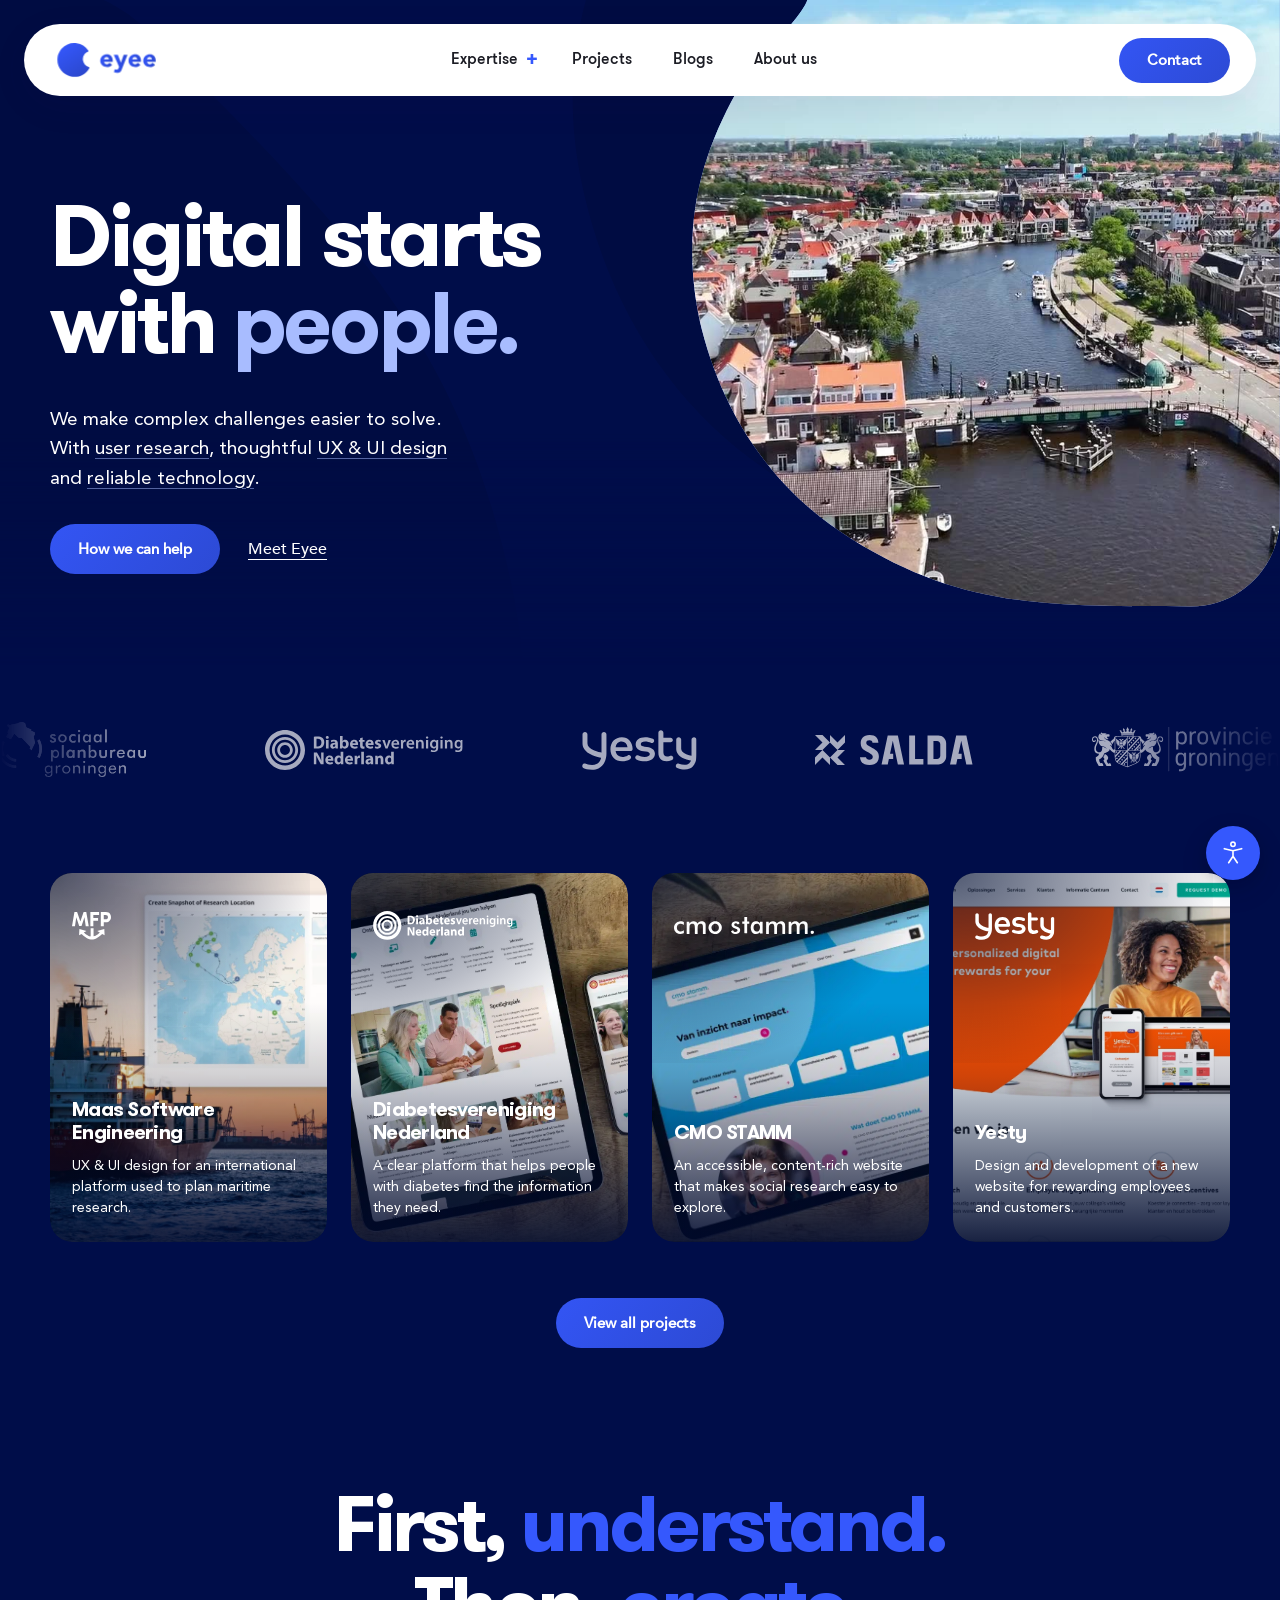
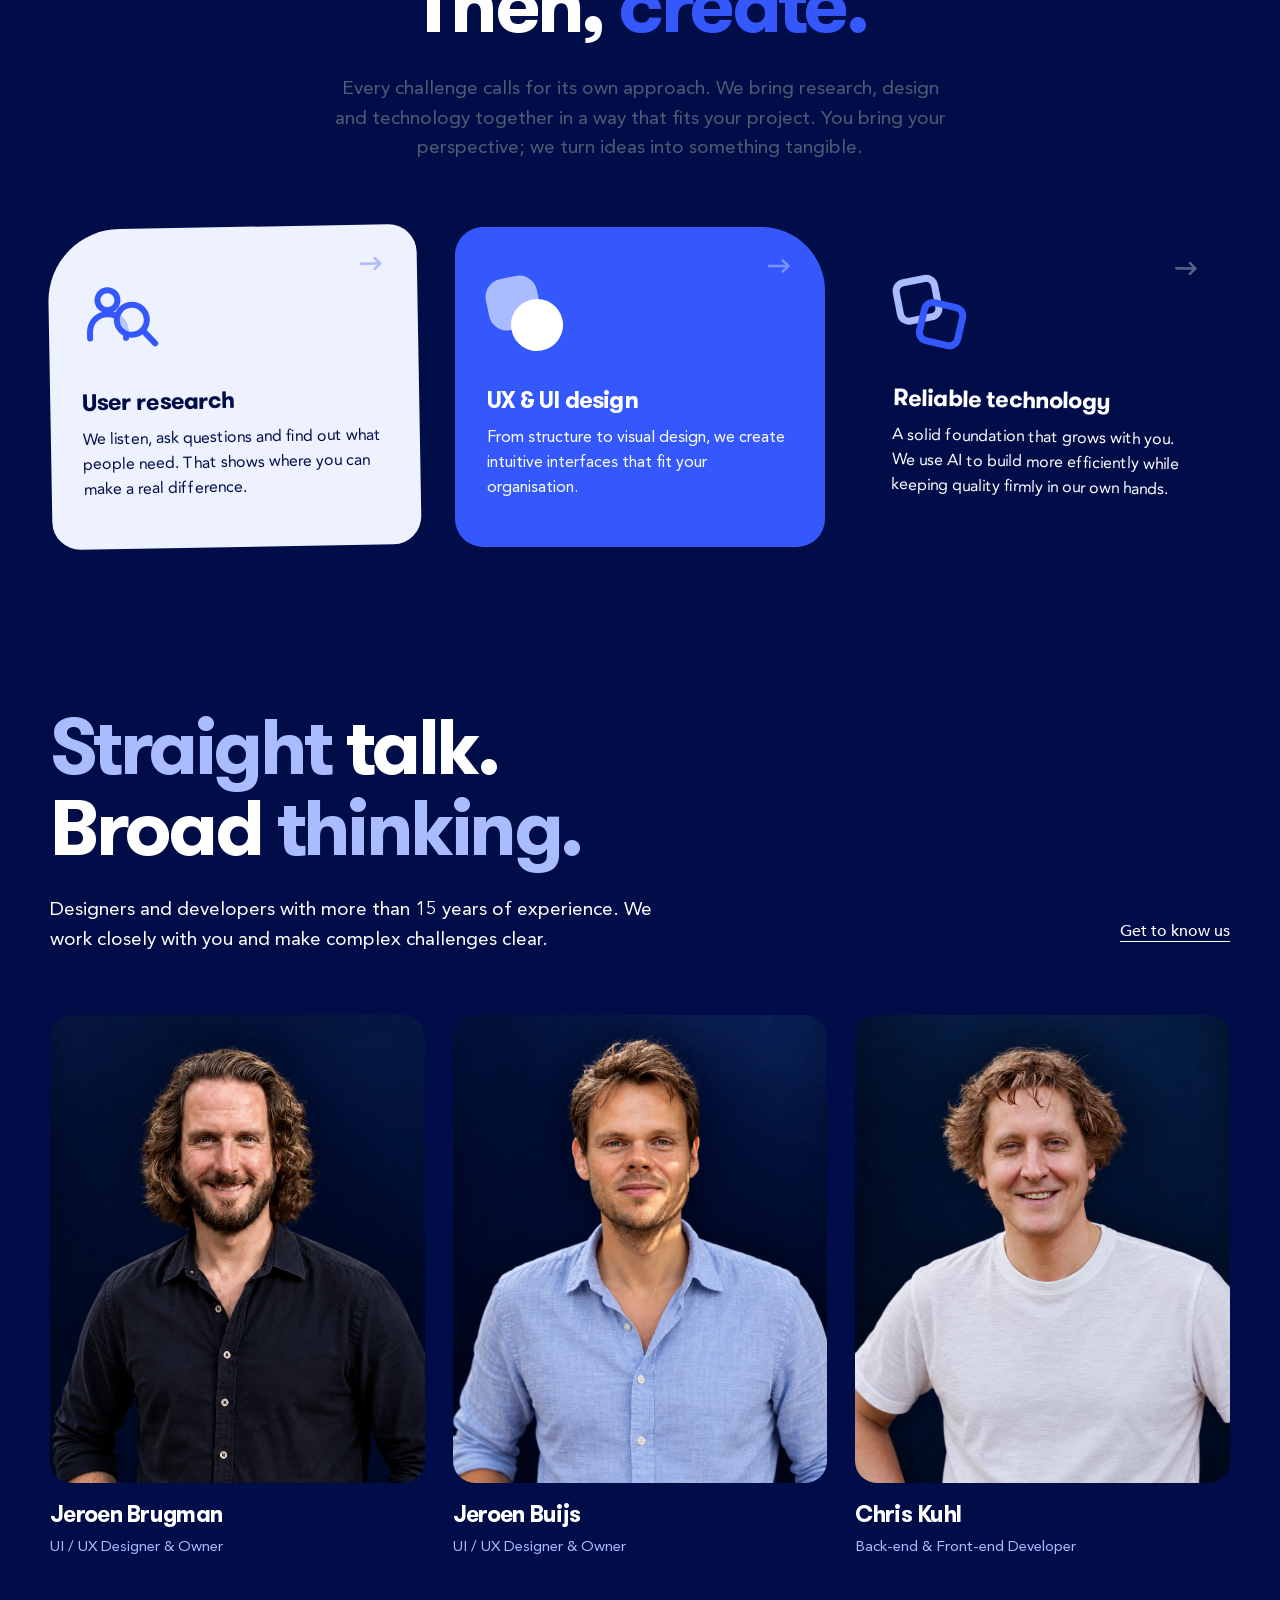
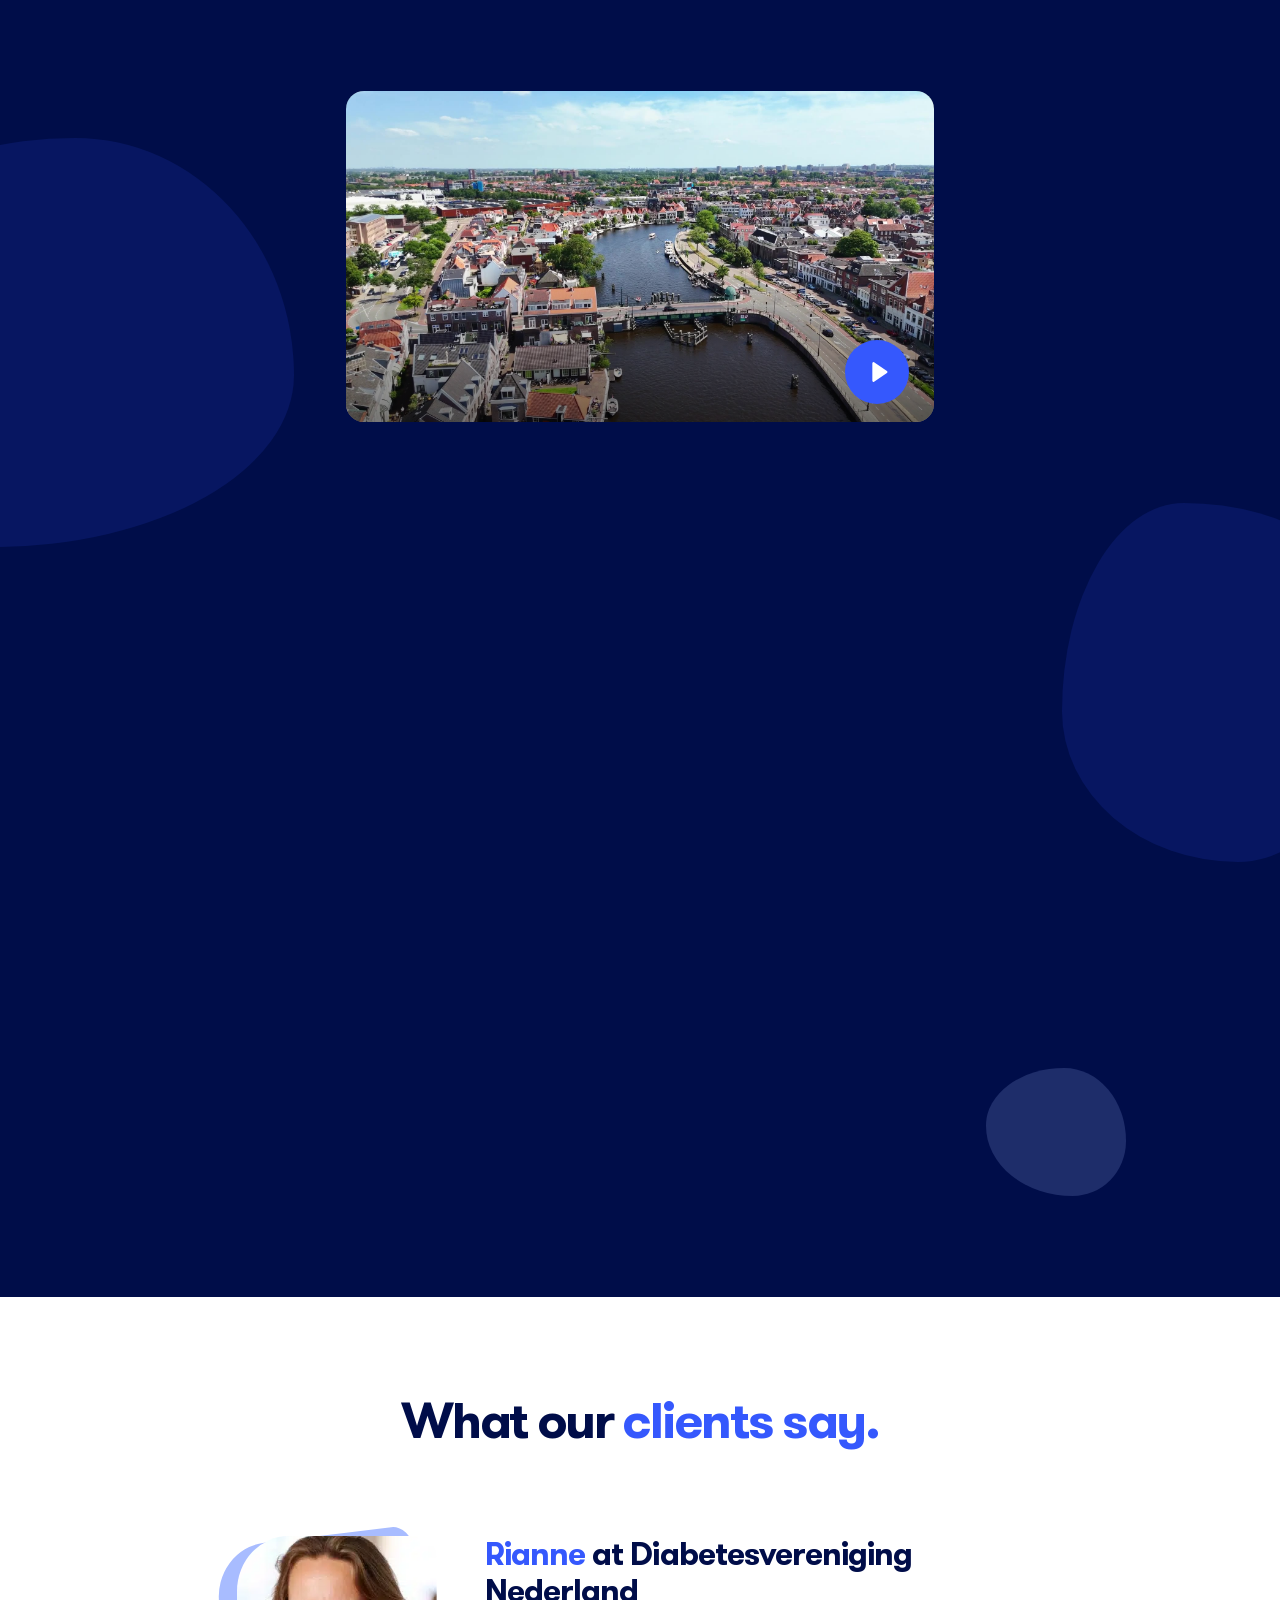
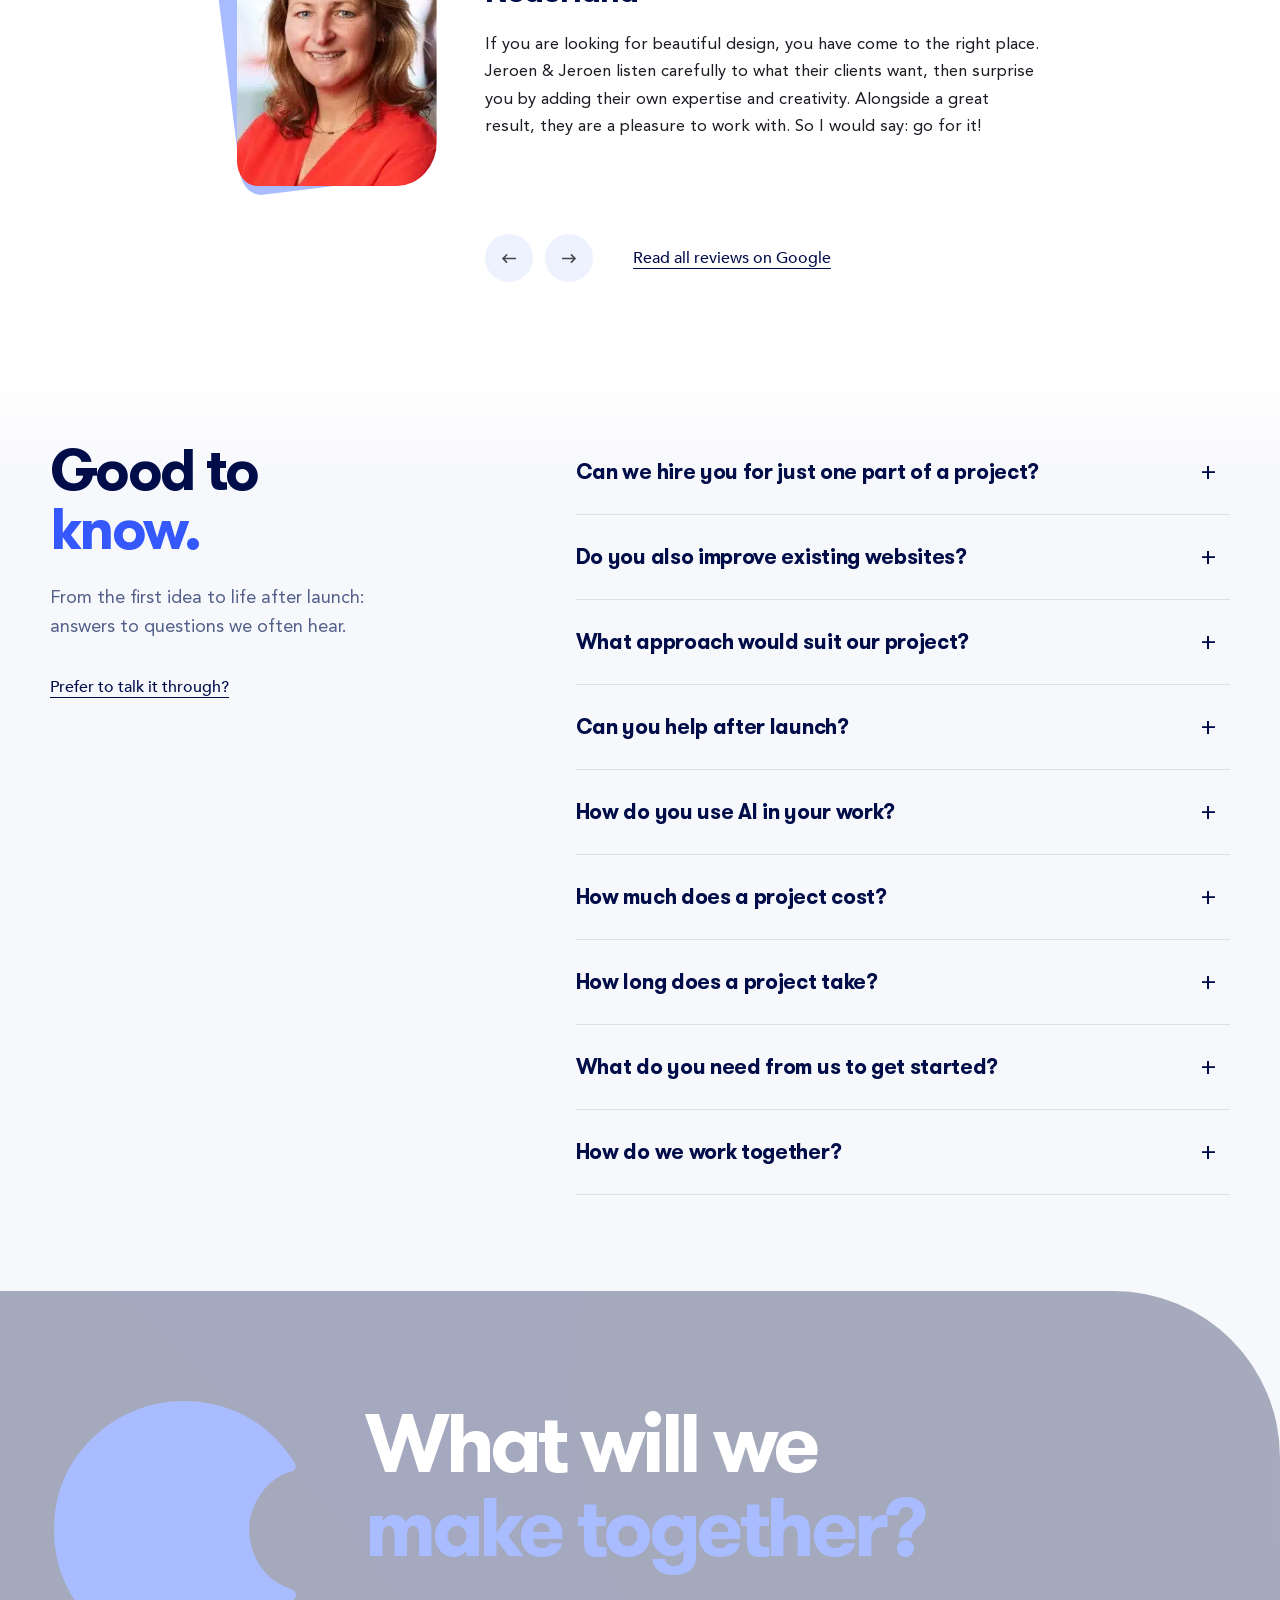
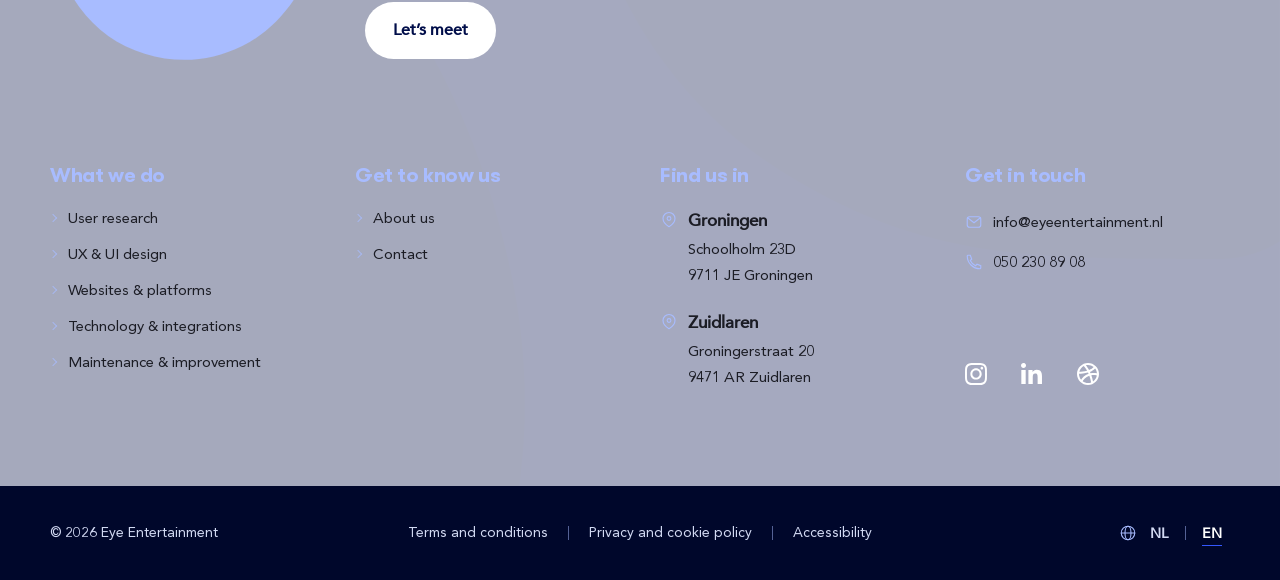
<file: index.html>
<!doctype html>
<html lang="nl">
  <head>
    <meta charset="utf-8" />
    <meta name="viewport" content="width=device-width,initial-scale=1,viewport-fit=cover" />
    <title>Eyee — Digitale ervaringen die mensen verder helpen</title>
    <meta
      name="description"
      content="Eyee verbindt research, UX/UI design en development. Van de juiste vraag naar een digitaal product dat werkt. Menselijk bedacht. Slim gemaakt."
    />
    <link
      rel="icon"
      type="image/svg+xml"
      sizes="any"
      href="assets/favicon.svg?v=eyee-blue"
    />
    <link
      rel="stylesheet"
      href="style.css?v=20261019-action-consistency-2"
    />
    <link rel="stylesheet" href="menu.css?v=20261016-11" />
    <link rel="stylesheet" href="expertise-menu.css?v=20261016-13" />
    <link rel="stylesheet" href="accessibility.css?v=20261016-18" />
    <link rel="stylesheet" href="floating-cta.css?v=20261016-6" />
    <link rel="stylesheet" href="videocall.css?v=20261016-1" />
  </head>
  <body>
    <svg
      class="clip-definitions"
      width="0"
      height="0"
      aria-hidden="true"
      focusable="false"
    >
      <defs>
        <clipPath id="hero-photo-clip" clipPathUnits="objectBoundingBox">
          <path
            d="M.1973 0H.9997V.8546C.9997.9272.9377.9992.8481.9992C.5922.9992.4571.9992.2716.8875C.1407.8086.0512.6837.0139.5259C-.018.3747.0158.2579.0764.1527C.104.1054.1863.0316.1973 0Z"
          />
        </clipPath>
      </defs>
    </svg>
    <a class="skip" href="#werk">Naar de inhoud</a>
    <header class="header">
      <a class="brand" href="" aria-label="Eyee — pagina verversen" aria-keyshortcuts="Alt+ArrowDown"
        ><svg
          xmlns="http://www.w3.org/2000/svg"
          width="90"
          height="41"
          viewBox="0 0 90 41"
          fill="none"
          class="brand-full"
          aria-hidden="true"
          focusable="false"
        >
          <defs>
            <linearGradient
              id="brand-intro-paint0"
              x1="13.4575"
              y1="4.43108"
              x2="52.9433"
              y2="62.3048"
              gradientUnits="userSpaceOnUse"
            >
              <stop stop-color="#3558FD" />
              <stop offset="1" stop-color="#203597" />
            </linearGradient>
            <linearGradient
              id="brand-intro-paint1"
              x1="42.1681"
              y1="18.43"
              x2="67.1056"
              y2="24.2595"
              gradientUnits="userSpaceOnUse"
            >
              <stop stop-color="#3558FD" />
              <stop offset="1" stop-color="#203597" />
            </linearGradient>
            <linearGradient
              id="brand-intro-paint2"
              x1="53.6194"
              y1="19.8373"
              x2="81.7409"
              y2="24.9375"
              gradientUnits="userSpaceOnUse"
            >
              <stop stop-color="#3558FD" />
              <stop offset="1" stop-color="#203597" />
            </linearGradient>
            <linearGradient
              id="brand-intro-paint3"
              x1="66.2794"
              y1="18.43"
              x2="91.2169"
              y2="24.2595"
              gradientUnits="userSpaceOnUse"
            >
              <stop stop-color="#3558FD" />
              <stop offset="1" stop-color="#203597" />
            </linearGradient>
            <linearGradient
              id="brand-intro-paint4"
              x1="78.8712"
              y1="18.43"
              x2="103.809"
              y2="24.2595"
              gradientUnits="userSpaceOnUse"
            >
              <stop stop-color="#3558FD" />
              <stop offset="1" stop-color="#203597" />
            </linearGradient>
          </defs>
          <g class="brand-eye">
            <path
              fill-rule="evenodd"
              clip-rule="evenodd"
              d="M9.51439 10.8486C13.2551 7.12958 17.5127 5.4933 22.5822 6.22587C26.7355 6.82609 30.0108 8.91113 32.4223 12.3533C32.749 12.8196 32.5829 13.227 31.9892 13.418C30.5887 13.8686 29.6257 14.8354 28.8642 16.0403C27.8134 17.7027 27.5132 19.5148 28.0193 21.4101C28.6881 23.9138 30.2279 25.6642 32.778 26.4289C33.4064 26.6173 33.5839 26.9881 33.2454 27.5502C31.8733 29.8279 30.118 31.7046 27.7534 33.0201C24.336 34.9211 20.72 35.3688 16.9498 34.4121C13.9233 33.6442 11.3914 32.0325 9.37889 29.5688C6.7812 26.3884 5.79259 22.7843 6.13658 18.7898C6.32133 16.6434 7.01391 14.6473 8.17219 12.8304C8.64339 12.0914 9.15447 11.3779 9.51439 10.8486Z"
              fill="url(#brand-intro-paint0)"
            />
          </g>
          <g class="brand-word">
            <path
              d="M52.8066 24.5167C52.2946 25.1689 51.6474 25.6723 50.865 26.0268C50.0827 26.3813 49.2719 26.5586 48.4327 26.5586C47.6361 26.5586 46.8858 26.431 46.1817 26.1757C45.4776 25.9205 44.866 25.5553 44.3468 25.0803C43.8276 24.6053 43.4186 24.0346 43.1199 23.3681C42.8212 22.7016 42.6719 21.9572 42.6719 21.1348C42.6719 20.3123 42.8212 19.5679 43.1199 18.9014C43.4186 18.235 43.8276 17.6642 44.3468 17.1892C44.866 16.7142 45.4776 16.349 46.1817 16.0938C46.8858 15.8386 47.6361 15.7109 48.4327 15.7109C49.1723 15.7109 49.8444 15.8386 50.449 16.0938C51.0535 16.349 51.5656 16.7142 51.9852 17.1892C52.4048 17.6642 52.7284 18.235 52.956 18.9014C53.1836 19.5679 53.2974 20.3123 53.2974 21.1348V22.1344H45.8723C46.0003 22.7442 46.2777 23.2298 46.7044 23.5914C47.1312 23.953 47.6575 24.1338 48.2833 24.1338C48.8096 24.1338 49.2541 24.0168 49.6169 23.7829C49.9796 23.5489 50.2961 23.2476 50.5663 22.8789L52.8066 24.5167ZM50.0969 19.9649C50.1111 19.4261 49.9333 18.9652 49.5635 18.5824C49.1937 18.1995 48.7172 18.0081 48.134 18.0081C47.7784 18.0081 47.4654 18.0648 47.1952 18.1782C46.9249 18.2917 46.6938 18.437 46.5017 18.6143C46.3097 18.7915 46.1604 18.9971 46.0537 19.2311C45.947 19.4651 45.8866 19.7097 45.8723 19.9649H50.0969Z"
              fill="url(#brand-intro-paint1)"
            />
            <path
              d="M61.2168 27.9841C61.0034 28.5371 60.7972 29.0263 60.598 29.4517C60.3989 29.8771 60.1464 30.2352 59.8406 30.5258C59.5348 30.8165 59.1471 31.0363 58.6777 31.1852C58.2083 31.3341 57.5896 31.4085 56.8215 31.4085C55.9965 31.4085 55.1999 31.2809 54.4318 31.0257L54.8585 28.4095C55.3422 28.6222 55.84 28.7285 56.3521 28.7285C56.7077 28.7285 56.9993 28.6895 57.2269 28.6116C57.4545 28.5336 57.6429 28.4201 57.7923 28.2712C57.9416 28.1223 58.0661 27.9416 58.1657 27.7289C58.2652 27.5162 58.3719 27.268 58.4857 26.9844L58.7204 26.3889L54.1758 15.9666H57.6323L60.2993 22.7942H60.342L62.625 15.9666H65.9108L61.2168 27.9841Z"
              fill="url(#brand-intro-paint2)"
            />
            <path
              d="M76.918 24.5167C76.4059 25.1689 75.7587 25.6723 74.9764 26.0268C74.194 26.3813 73.3832 26.5586 72.544 26.5586C71.7475 26.5586 70.9971 26.431 70.293 26.1757C69.5889 25.9205 68.9773 25.5553 68.4581 25.0803C67.9389 24.6053 67.53 24.0346 67.2313 23.3681C66.9326 22.7016 66.7832 21.9572 66.7832 21.1348C66.7832 20.3123 66.9326 19.5679 67.2313 18.9014C67.53 18.235 67.9389 17.6642 68.4581 17.1892C68.9773 16.7142 69.5889 16.349 70.293 16.0938C70.9971 15.8386 71.7475 15.7109 72.544 15.7109C73.2837 15.7109 73.9558 15.8386 74.5603 16.0938C75.1648 16.349 75.6769 16.7142 76.0965 17.1892C76.5161 17.6642 76.8397 18.235 77.0673 18.9014C77.2949 19.5679 77.4087 20.3123 77.4087 21.1348V22.1344H69.9837C70.1117 22.7442 70.389 23.2298 70.8158 23.5914C71.2425 23.953 71.7688 24.1338 72.3947 24.1338C72.921 24.1338 73.3655 24.0168 73.7282 23.7829C74.0909 23.5489 74.4074 23.2476 74.6776 22.8789L76.918 24.5167ZM74.2082 19.9649C74.2225 19.4261 74.0447 18.9652 73.6748 18.5824C73.305 18.1995 72.8285 18.0081 72.2453 18.0081C71.8897 18.0081 71.5768 18.0648 71.3065 18.1782C71.0362 18.2917 70.8051 18.437 70.6131 18.6143C70.421 18.7915 70.2717 18.9971 70.165 19.2311C70.0583 19.4651 69.9979 19.7097 69.9837 19.9649H74.2082Z"
              fill="url(#brand-intro-paint3)"
            />
            <path
              d="M89.5098 24.5167C88.9977 25.1689 88.3505 25.6723 87.5682 26.0268C86.7858 26.3813 85.975 26.5586 85.1358 26.5586C84.3393 26.5586 83.5889 26.431 82.8848 26.1757C82.1807 25.9205 81.5691 25.5553 81.0499 25.0803C80.5307 24.6053 80.1218 24.0346 79.8231 23.3681C79.5244 22.7016 79.375 21.9572 79.375 21.1348C79.375 20.3123 79.5244 19.5679 79.8231 18.9014C80.1218 18.235 80.5307 17.6642 81.0499 17.1892C81.5691 16.7142 82.1807 16.349 82.8848 16.0938C83.5889 15.8386 84.3393 15.7109 85.1358 15.7109C85.8755 15.7109 86.5476 15.8386 87.1521 16.0938C87.7566 16.349 88.2687 16.7142 88.6883 17.1892C89.1079 17.6642 89.4315 18.235 89.6591 18.9014C89.8867 19.5679 90.0005 20.3123 90.0005 21.1348V22.1344H82.5755C82.7035 22.7442 82.9808 23.2298 83.4076 23.5914C83.8343 23.953 84.3606 24.1338 84.9865 24.1338C85.5128 24.1338 85.9573 24.0168 86.32 23.7829C86.6827 23.5489 86.9992 23.2476 87.2694 22.8789L89.5098 24.5167ZM86.8 19.9649C86.8143 19.4261 86.6365 18.9652 86.2666 18.5824C85.8968 18.1995 85.4203 18.0081 84.8371 18.0081C84.4815 18.0081 84.1686 18.0648 83.8983 18.1782C83.628 18.2917 83.3969 18.437 83.2049 18.6143C83.0128 18.7915 82.8635 18.9971 82.7568 19.2311C82.6501 19.4651 82.5897 19.7097 82.5755 19.9649H86.8Z"
              fill="url(#brand-intro-paint4)"
            />
          </g></svg
        ><img
          class="brand-symbol"
          src="assets/beeldmerk.svg?v=4fdb95ffe9"
          alt=""
          aria-hidden="true"
      /></a>
      <nav class="desktop-nav" aria-label="Hoofdnavigatie">
        <div class="expertise-nav">
          <button class="expertise-trigger" type="button" aria-expanded="false" aria-controls="expertise-panel"><span>Expertises</span><span class="expertise-indicator" aria-hidden="true"></span></button>
          <div id="expertise-panel" class="expertise-panel" role="region" aria-labelledby="expertise-heading" hidden>
            <div class="expertise-primary">
              <h2 id="expertise-heading">Onze expertise</h2>
              <div class="expertise-pillars">
                <a class="expertise-pillar" href="#gebruikersonderzoek">
                  <span class="expertise-pillar-icon expertise-pillar-research"><span class="service-art research-art" aria-hidden="true"><svg
                viewBox="0 0 80 80"
                fill="none"
                stroke="currentColor"
                stroke-width="6"
                stroke-linecap="round"
                stroke-linejoin="round"
              >
                <g class="research-person">
                  <circle cx="27" cy="23" r="10" />
                  <path d="M9 61v-6c0-11 8-18 18-18s18 7 18 18v6" />
                </g>
                <g class="research-lens">
                  <circle cx="51" cy="43" r="15" />
                  <path d="m62 54 12 13" />
                </g>
              </svg></span></span>
                  <span class="expertise-pillar-copy"><span class="expertise-title"><strong>Gebruikersonderzoek</strong><span class="expertise-arrow" aria-hidden="true"></span></span><span class="expertise-description">Ontdek wat je gebruikers nodig hebben.</span></span>
                </a>
                <a class="expertise-pillar" href="ui-ux-design.html">
                  <span class="expertise-pillar-icon expertise-pillar-design"><span class="service-art design-art" aria-hidden="true"><i></i><i></i></span></span>
                  <span class="expertise-pillar-copy"><span class="expertise-title"><strong>UX &amp; UI design</strong><span class="expertise-arrow" aria-hidden="true"></span></span><span class="expertise-description">Heldere interfaces die prettig werken.</span></span>
                </a>
                <a class="expertise-pillar" href="#betrouwbare-techniek">
                  <span class="expertise-pillar-icon expertise-pillar-tech"><span class="service-art tech-art" aria-hidden="true"><i></i><i></i></span></span>
                  <span class="expertise-pillar-copy"><span class="expertise-title"><strong>Betrouwbare techniek</strong><span class="expertise-arrow" aria-hidden="true"></span></span><span class="expertise-description">Een solide basis die met je meegroeit.</span></span>
                </a>
              </div>
            </div>
            <div class="expertise-practical">
              <h2>Waarmee we je helpen</h2>
              <ul>
                <li><a href="https://eye-entertainment.nl/websites/"><span>Websites</span></a></li>
                <li><a href="https://eye-entertainment.nl/webshops/"><span>Webshops</span></a></li>
                <li><a href="https://eye-entertainment.nl/bedrijfsapplicaties/"><span>Bedrijfsapplicaties</span></a></li>
                <li><a href="https://eye-entertainment.nl/ios-android-apps/"><span>iOS &amp; Android Apps</span></a></li>
                <li><a href="ui-ux-design.html"><span>UX &amp; Platform Design</span></a></li>
                <li><a href="https://eye-entertainment.nl/magento-en-shopware/"><span>Magento &amp; Shopware</span></a></li>
                <li><a href="https://eye-entertainment.nl/seo-optimalisatie/"><span>SEO optimalisatie</span></a></li>
                <li><a href="https://eye-entertainment.nl/onderhoud/"><span>Ondersteuning &amp; Onderhoud</span></a></li>
                <li><a href="https://eye-entertainment.nl/verbeter-mijn-platform/"><span>Verbeter mijn platform</span></a></li>
              </ul>
            </div>
          </div>
        </div>
        <a href="#werk">Cases</a
        ><a href="https://eye-entertainment.nl/blogs/">Blogs</a
        ><a href="#over">Over ons</a>
      </nav>
      <div class="header-actions">
        <a class="contact-link" href="#contact"
          >Contact
          <span aria-hidden="true"
            ><img
              src="assets/arrow-right-white.svg"
              width="14"
              height="9"
              alt="" /></span></a
        ><button
          class="menu-toggle"
          type="button"
          aria-label="Menu openen"
          aria-haspopup="dialog"
          aria-controls="menu"
          aria-expanded="false"
        >
          <svg class="menu-icon" width="25" height="21" viewBox="0 0 28 24" fill="none" stroke="currentColor" stroke-width="3" stroke-linecap="round" aria-hidden="true"><line class="icon-top" x1="3" y1="12" x2="25" y2="12"/><line class="icon-middle" x1="3" y1="12" x2="25" y2="12"/><line class="icon-bottom" x1="3" y1="12" x2="25" y2="12"/></svg>
        </button>
      </div>
    </header>
    <div class="expertise-scrim" aria-hidden="true" hidden></div>
    <template id="eye-game-template">
    <dialog id="eye-game" class="eye-game" lang="en" aria-label="Eyee game" aria-describedby="eye-game-instructions">
      <div class="eye-game-inner">
        <div class="eye-game-top">
          <div class="eye-game-brand"><img src="assets/eyee-menu-logo.svg" alt="Eyee" /></div>
          <div class="eye-game-top-actions">
            <button class="eye-game-test-boss" type="button" title="Jump to the final boss (test run)">Test final boss</button>
            <button class="eye-game-close" type="button" aria-label="Close game">
              <svg viewBox="0 0 24 24" fill="none" stroke="currentColor" stroke-width="2" stroke-linecap="round" aria-hidden="true"><path d="M4 4 20 20M20 4 4 20" /></svg>
            </button>
          </div>
        </div>
        <div class="eye-game-heading">
          <span class="eye-game-score-label">Score</span>
          <strong class="eye-game-score" id="eye-game-score">0000</strong>
          <div class="eye-game-xp" aria-label="XP progress">
            <div class="eye-game-xp-labels"><span id="eye-game-xp-level">XP level 1</span><span id="eye-game-xp-count">0 / 500 XP</span></div>
            <div class="eye-game-xp-track" id="eye-game-xp-track" role="progressbar" aria-label="XP to next level" aria-valuemin="0" aria-valuemax="500" aria-valuenow="0"><span id="eye-game-xp-fill"></span></div>
          </div>
          <div class="eye-game-lives" id="eye-game-lives" aria-label="3 lives"><i class="eye-game-life"></i><i class="eye-game-life"></i><i class="eye-game-life"></i></div>
          <span class="eye-game-level" id="eye-game-level">Level 1</span>
          <p id="eye-game-instructions" class="eye-game-sr-only">The eye moves on its own. Steer with the arrow keys, WASD, or swipe across the board. Collect every dot. When the mini-boss appears, pick up the blaster or a blaster upgrade, dodge its shots, and defeat it. A key will appear for the green door at the bottom. Avoid the ghosts. Multipliers can appear in every level. Earn XP to level up and choose a free upgrade or skip it. Each XP level takes more XP than the last. Press Space or tap the board to fire your blaster. After the final boss falls into the lava, climb back through five levels and reach the rocket before the lava catches you.</p>
        </div>
        <div class="eye-game-layout">
          <div class="eye-game-stage">
            <div class="eye-game-board-wrap"><canvas id="eye-game-board" width="532" height="420" role="img" aria-label="Game board with the Eyee eye, dots, and ghosts"></canvas><span class="eye-game-multiplier" id="eye-game-multiplier" hidden><strong>2×</strong><span>points · 7 sec</span></span><div class="eye-game-board-hud"><span class="eye-game-rage-timer" id="eye-game-rage-timer" hidden><strong>Rage</strong><span>5 sec</span></span><div class="eye-game-ghost-cooldown" hidden aria-label="Ghost freeze"><span>5</span></div></div><div class="eye-game-magnet-timer" hidden aria-label="Dot magnet"><span>8</span></div></div>
            <aside class="eye-game-progress" aria-label="Level progress"><ol id="eye-game-progress-list"></ol></aside>
            <aside class="eye-game-leaderboard" aria-labelledby="eye-game-leaderboard-title" hidden>
              <p class="eye-game-over-label">Game over</p>
              <h3 id="eye-game-leaderboard-title">Top 5</h3>
              <ol id="eye-game-leaderboard-list"></ol>
              <form class="eye-game-name-form" hidden>
                <label for="eye-game-name">You made the Top 5! What name should we use?</label>
                <div><input id="eye-game-name" name="name" maxlength="24" autocomplete="nickname" required placeholder="Name or username" /><button type="submit">Save score</button></div>
              </form>
              <p class="eye-game-leaderboard-note" role="status" aria-live="polite"></p>
              <button class="eye-game-restart" type="button">Play again</button>
            </aside>
            <div class="eye-game-victory" hidden role="status"><span>THE EYE MADE IT</span><h3>To be continued.</h3><p>The rocket carried you through the clouds. What comes next?</p><button type="button">Play again</button></div>
          </div>
          <div class="eye-game-controls">
            <button class="eye-game-invite" type="button" disabled>Invite a friend</button>
            <button class="eye-game-simulate" type="button" hidden>Simulate second player</button>
          </div>
          <div class="eye-game-status">
            <p class="eye-game-invite-status" role="status" aria-live="polite" hidden></p>
            <p class="eye-game-message" id="eye-game-message" role="status" aria-live="polite">Here we go!</p>
            <p class="eye-game-room-status" role="status" aria-live="polite" hidden></p>
            <span class="eye-game-power" id="eye-game-power" hidden></span>
            <span class="eye-game-hint">Arrow keys or WASD · swipe on mobile · Escape closes the game.</span>
          </div>
        </div>
        <div class="eye-game-upgrade" hidden role="dialog" aria-modal="true" aria-labelledby="eye-game-upgrade-title" aria-describedby="eye-game-upgrade-hint">
          <div class="eye-game-upgrade-panel">
            <span class="eye-game-upgrade-kicker"><span class="eye-game-upgrade-coin" aria-hidden="true">✦</span> XP level unlocked</span>
            <h3 id="eye-game-upgrade-title">Choose an upgrade</h3>
            <p>A little extra power for the road ahead. Pick what suits you.</p>
            <div class="eye-game-upgrade-options">
              <button type="button" data-upgrade="life"><span class="eye-game-upgrade-card-top"><span class="eye-game-upgrade-icon" aria-hidden="true"><svg viewBox="0 0 48 48"><path d="M24 40 8.7 25.4C2.5 19.5 6.1 9 15 9c4.3 0 7.3 2.2 9 5.6C25.7 11.2 28.7 9 33 9c8.9 0 12.5 10.5 6.3 16.4L24 40Z"/></svg></span></span><strong class="eye-game-upgrade-name">Extra life</strong><span class="eye-game-upgrade-description">One more chance.</span><span class="eye-game-upgrade-action">Choose upgrade</span></button>
              <button type="button" data-upgrade="pause"><span class="eye-game-upgrade-card-top"><span class="eye-game-upgrade-icon" aria-hidden="true"><svg viewBox="0 0 48 48"><circle cx="24" cy="24" r="20"/><path d="M15 33V22a9 9 0 0 1 18 0v11l-4.5-3-4.5 3-4.5-3-4.5 3Z"/><circle cx="21" cy="22" r="1.2" fill="currentColor" stroke="none"/><circle cx="27" cy="22" r="1.2" fill="currentColor" stroke="none"/><path d="M10 38 38 10" stroke-width="4"/></svg></span></span><strong class="eye-game-upgrade-name">Ghost freeze</strong><span class="eye-game-upgrade-description">Five seconds of peace.</span><span class="eye-game-upgrade-action">Choose upgrade</span></button>
              <button type="button" data-upgrade="blaster"><span class="eye-game-upgrade-card-top"><span class="eye-game-upgrade-icon" aria-hidden="true"><svg viewBox="0 0 48 48"><path d="M6 18h24l5 3h5v8h-5l-5 3H20l-2 9h-7l-2-9H6V18Z"/><path d="M13 24h13M41 15l3-3M43 24h3M41 33l3 3"/></svg></span></span><strong class="eye-game-upgrade-name">Blaster level 1</strong><span class="eye-game-upgrade-description">Fire with Space.</span><span class="eye-game-upgrade-action">Choose upgrade</span></button>
              <button type="button" data-upgrade="magnet"><span class="eye-game-upgrade-card-top"><span class="eye-game-upgrade-icon" aria-hidden="true"><svg viewBox="0 0 48 48"><path d="M11 12v16a13 13 0 0 0 26 0V12"/><path d="M11 8h8v13h-8zM29 8h8v13h-8z" fill="currentColor" stroke="none"/></svg></span></span><strong class="eye-game-upgrade-name">Dot magnet level 1</strong><span class="eye-game-upgrade-description">Pull nearby dots for 8 seconds.</span><span class="eye-game-upgrade-action">Choose upgrade</span></button>
              <button type="button" data-upgrade="wallEater"><span class="eye-game-upgrade-card-top"><span class="eye-game-upgrade-icon" aria-hidden="true"><svg viewBox="0 0 48 48"><path d="M12 41 30 16M9 17c10-8 23-8 32 1-8-1-14 1-19 6M28 14l4 6"/><path d="m9 17-2 5m34-4 1 5"/></svg></span></span><strong class="eye-game-upgrade-name">Wall chomper</strong><span class="eye-game-upgrade-description">Bite through inner walls and ghosts for 20 seconds.</span><span class="eye-game-upgrade-action">Choose upgrade</span></button>
            </div>
            <button class="eye-game-upgrade-skip" type="button"><strong>Skip upgrade</strong><small>Continue without an upgrade</small></button>
            <p class="eye-game-upgrade-hint" id="eye-game-upgrade-hint">Release your keys first · choose with WASD or arrow keys · press Space again to confirm</p>
          </div>
        </div>
      </div>
    </dialog>
    </template>
    <dialog id="menu" class="menu-dialog" aria-label="Menu" tabindex="-1">
      <div class="menu-top">
        <a class="menu-brand" href="#home" aria-label="Eyee — home"><img src="assets/eyee-menu-logo.svg" width="132" height="49" alt="Eyee" /></a>
        <button class="menu-close" type="button" aria-label="Menu sluiten">
          <svg class="menu-icon" width="34" height="34" viewBox="0 0 28 24" fill="none" stroke="currentColor" stroke-width="3" stroke-linecap="round" aria-hidden="true"><line class="icon-top" x1="3" y1="12" x2="25" y2="12"/><line class="icon-middle" x1="3" y1="12" x2="25" y2="12"/><line class="icon-bottom" x1="3" y1="12" x2="25" y2="12"/></svg>
        </button>
      </div>
      <div class="menu-layout">
        <div>
          <nav aria-label="Uitgebreide navigatie">
            <a href="https://eye-entertainment.nl/expertises/"
              >Expertises <span>→</span></a
            ><a href="#werk">Cases <span>→</span></a
            ><a href="https://eye-entertainment.nl/blogs/"
              >Blogs <span>→</span></a
            ><a href="#over">Over ons <span>→</span></a
            ><a href="#contact">Contact <span>→</span></a>
          </nav>
        </div>
        <div class="menu-bottom">
          <div class="menu-language">
            <span class="language-switcher" role="group" aria-label="Taalkeuze">
              <button type="button" data-language="nl" lang="nl" aria-label="Nederlands" aria-pressed="true">NL</button>
              <span class="language-divider" aria-hidden="true"></span>
              <button type="button" data-language="en" lang="en" aria-label="English" aria-pressed="false">EN</button>
            </span>
          </div>
          <a class="menu-call" href="tel:+31502308908"><svg width="18" height="18" viewBox="0 0 24 24" fill="none" stroke="currentColor" stroke-width="1.5" stroke-linecap="round" stroke-linejoin="round" aria-hidden="true"><path d="M7 3H4a1 1 0 0 0-1 1c0 9.4 7.6 17 17 17a1 1 0 0 0 1-1v-3l-5-2-2 2a15 15 0 0 1-7-7l2-2-2-5Z"/></svg><span>Bel ons</span><span class="menu-call-arrow" aria-hidden="true"><img src="assets/arrow-right-white.svg" width="18" height="12" alt="" /></span></a>
        </div>
      </div>
    </dialog>
    <main id="home">
      <section
        class="hero"
        data-scroll-bg="#000D49"
        aria-labelledby="hero-title"
      >
        <div class="hero-copy">
          <div class="hero-shapes" aria-hidden="true">
            <span class="shape-disc"></span><span class="shape-dot"></span
            ><span class="shape-bottom"></span>
          </div>
          <div class="hero-portrait">
            <picture class="hero-video-poster">
              <source media="(max-width: 650px)" srcset="assets/eyee-showreel-hero-mobile-poster.jpg" />
              <img src="assets/eyee-showreel-hero-desktop-poster.jpg" width="800" height="840" alt="Dronebeeld van de stad" fetchpriority="high" />
            </picture>
            <video id="hero-video" class="hero-video" muted loop playsinline preload="none" aria-hidden="true"></video>
          </div>
          <h1 id="hero-title">Digitaal begint<br />bij <em>mensen.</em></h1>
          <div class="hero-bottom">
            <p>
              Wij maken complexe vragen eenvoudig.<br />Met
              <a class="hero-service-link" href="#gebruikersonderzoek"
                >gebruikersonderzoek</a
              >, doordacht
              <a class="hero-service-link" href="#ux-ui-design"
                >UX &amp; UI design</a
              >
              <span class="hero-tech-phrase"
                >en
                <a class="hero-service-link" href="#betrouwbare-techniek"
                  >betrouwbare techniek</a
                >.</span
              >
            </p>
            <div class="hero-actions">
              <a class="hero-cta hero-cta-primary" href="#aanpak"
                >Hiermee helpen we je<span aria-hidden="true"
                  ><img
                    src="assets/arrow-right-white.svg"
                    width="14"
                    height="9"
                    alt="" /></span></a
              ><a class="hero-cta hero-cta-secondary" href="#over"
                >Maak kennis met Eyee</a
              >
            </div>
          </div>
        </div>
      </section>

      <section
        class="client-wall section client-strip"
        data-scroll-bg="#000d49"
        aria-label="Een selectie van onze opdrachtgevers"
      >
        <svg width="0" height="0" aria-hidden="true" focusable="false" style="position: absolute"><defs><filter id="client-logo-tint" color-interpolation-filters="sRGB"><feColorMatrix type="saturate" values="0"/><feComponentTransfer><feFuncR type="table" tableValues="0 0 1"/><feFuncG type="table" tableValues="0 0 1"/><feFuncB type="table" tableValues="0 0 1"/></feComponentTransfer><feColorMatrix type="matrix" values="0.67451 0 0 0 0.32549 0 0.61961 0 0 0.38039 0 0 0.45882 0 0.54118 0 0 0 1 0"/></filter></defs></svg>
        <article class="eyee-logoslider-wrapper" style="--duration: 40s">
          <div class="marquee">
            <div class="marquee__group">
              <div class="r r1">
                <a
                  target="_blank"
                  rel="noopener noreferrer"
                  href="https://eye-entertainment.nl/opdrachtgevers/sociaal-planbureau-groningen/"
                  class="logo-item"
                  ><img
                    class="logo-img first"
                    style="height: 55px"
                    src="assets/client-slider-49620bfa6d33.svg"
                    alt="Sociaal Planbureau Groningen" /><img
                    class="logo-img second"
                    style="height: 55px"
                    src="assets/client-slider-d979b75b858e.svg"
                    alt="Sociaal Planbureau Groningen" /></a
                ><a
                  target="_blank"
                  rel="noopener noreferrer"
                  href="https://eye-entertainment.nl/opdrachtgevers/diabetesvereniging-nederland/"
                  class="logo-item"
                  ><img
                    class="logo-img first"
                    style="height: 40px"
                    src="assets/client-slider-cfbfcf48ce87.svg"
                    alt="Diabetesvereniging Nederland" /><img
                    class="logo-img second"
                    style="height: 40px"
                    src="assets/client-slider-b6ab68667841.svg"
                    alt="Diabetesvereniging Nederland" /></a
                ><a
                  target="_blank"
                  rel="noopener noreferrer"
                  href="https://eye-entertainment.nl/opdrachtgevers/yesty/"
                  class="logo-item"
                  ><img
                    class="logo-img first"
                    style="height: 40px"
                    src="assets/client-slider-f21b3d1928e7.svg"
                    alt="Yesty" /><img
                    class="logo-img second"
                    style="height: 40px"
                    src="assets/client-slider-37b8ec7cb5c3.svg"
                    alt="Yesty" /></a
                ><a
                  target="_blank"
                  rel="noopener noreferrer"
                  href="https://eye-entertainment.nl/opdrachtgevers/salda/"
                  class="logo-item"
                  ><img
                    class="logo-img first"
                    style="height: 30px"
                    src="assets/client-slider-20cdc62dc676.svg"
                    alt="Salda" /><img
                    class="logo-img second"
                    style="height: 30px"
                    src="assets/client-slider-1c26e1fbf0e0.svg"
                    alt="Salda" /></a
                ><a
                  target="_blank"
                  rel="noopener noreferrer"
                  href="https://eye-entertainment.nl/opdrachtgevers/provincie-groningen/"
                  class="logo-item"
                  ><img
                    class="logo-img first"
                    style="height: 45px"
                    src="assets/client-slider-98b4e5aa6078.svg"
                    alt="Provincie Groningen" /><img
                    class="logo-img second"
                    style="height: 45px"
                    src="assets/client-slider-f69f68d73787.svg"
                    alt="Provincie Groningen" /></a
                ><a
                  target="_blank"
                  rel="noopener noreferrer"
                  href="https://eye-entertainment.nl/opdrachtgevers/gullimex/"
                  class="logo-item"
                  ><img
                    class="logo-img first"
                    style="height: 40px"
                    src="assets/client-slider-445c90ca2f07.svg"
                    alt="Gullimex" /><img
                    class="logo-img second"
                    style="height: 40px"
                    src="assets/client-slider-22fb444d3d4b.svg"
                    alt="Gullimex" /></a
                ><a
                  target="_blank"
                  rel="noopener noreferrer"
                  href="https://eye-entertainment.nl/opdrachtgevers/trendbureau-drenthe/"
                  class="logo-item"
                  ><img
                    class="logo-img first"
                    style="height: 55px"
                    src="assets/client-slider-09e43a5abc71.svg"
                    alt="Trendbureau Drenthe" /><img
                    class="logo-img second"
                    style="height: 55px"
                    src="assets/client-slider-fa4d386a071c.svg"
                    alt="Trendbureau Drenthe" /></a
                ><a
                  target="_blank"
                  rel="noopener noreferrer"
                  href="https://eye-entertainment.nl/opdrachtgevers/the-indian-maharadja/"
                  class="logo-item"
                  ><img
                    class="logo-img first"
                    style="height: 55px"
                    src="assets/client-slider-2ef7be026399.svg"
                    alt="The Indian Maharadja" /><img
                    class="logo-img second"
                    style="height: 55px"
                    src="assets/client-slider-12ba22347359.svg"
                    alt="The Indian Maharadja" /></a
                ><a
                  target="_blank"
                  rel="noopener noreferrer"
                  href="https://eye-entertainment.nl/opdrachtgevers/cmo-stamm/"
                  class="logo-item"
                  ><img
                    class="logo-img first"
                    style="height: 20px"
                    src="assets/client-slider-2c8688d3161d.svg"
                    alt="CMO STAMM" /><img
                    class="logo-img second"
                    style="height: 20px"
                    src="assets/client-slider-e0a81075a2fe.svg"
                    alt="CMO STAMM" /></a
                ><a
                  target="_blank"
                  rel="noopener noreferrer"
                  href="https://eye-entertainment.nl/opdrachtgevers/101bhv/"
                  class="logo-item"
                  ><img
                    class="logo-img first"
                    style="height: 50px"
                    src="assets/logo-101bhv.svg"
                    alt="101BHV" /><img
                    class="logo-img second"
                    style="height: 50px"
                    src="assets/logo-101bhv.svg"
                    alt="101BHV" /></a
                ><a
                  target="_blank"
                  rel="noopener noreferrer"
                  href="https://eye-entertainment.nl/opdrachtgevers/beach-wagon/"
                  class="logo-item"
                  ><img
                    class="logo-img first"
                    style="height: 50px"
                    src="assets/client-slider-8bf4eac66f78.svg"
                    alt="Beach Wagon" /><img
                    class="logo-img second"
                    style="height: 50px"
                    src="assets/client-slider-cc38c21f6e75.svg"
                    alt="Beach Wagon"
                /></a>
              </div>
              <div class="r r2">
                <a
                  target="_blank"
                  rel="noopener noreferrer"
                  href="https://eye-entertainment.nl/opdrachtgevers/provincie-drenthe/"
                  class="logo-item"
                  ><img
                    class="logo-img first"
                    style="height: 30px"
                    src="assets/client-slider-f61c9474a30e.svg"
                    alt="Provincie Drenthe" /><img
                    class="logo-img second"
                    style="height: 30px"
                    src="assets/client-slider-0d6a410d7923.svg"
                    alt="Provincie Drenthe" /></a
                ><a
                  target="_blank"
                  rel="noopener noreferrer"
                  href="https://eye-entertainment.nl/opdrachtgevers/bijscholing-instituut-voor-therapeuten/"
                  class="logo-item"
                  ><img
                    class="logo-img first"
                    style="height: 50px"
                    src="assets/client-slider-2dab9fa09766.svg"
                    alt="Bijscholing Instituut voor Therapeuten" /><img
                    class="logo-img second"
                    style="height: 50px"
                    src="assets/client-slider-e326ccbe0055.svg"
                    alt="Bijscholing Instituut voor Therapeuten" /></a
                ><a
                  target="_blank"
                  rel="noopener noreferrer"
                  href="https://eye-entertainment.nl/opdrachtgevers/drenthe-samen-gezond-in-beweging/"
                  class="logo-item"
                  ><img
                    class="logo-img first"
                    style="height: 55px"
                    src="assets/client-slider-0d7324493cc4.svg"
                    alt="Drenthe samen gezond in beweging" /><img
                    class="logo-img second"
                    style="height: 55px"
                    src="assets/client-slider-bd69c027354d.svg"
                    alt="Drenthe samen gezond in beweging" /></a
                ><a
                  target="_blank"
                  rel="noopener noreferrer"
                  href="https://eye-entertainment.nl/opdrachtgevers/de-print-partner/"
                  class="logo-item"
                  ><img
                    class="logo-img first"
                    style="height: 25px"
                    src="assets/client-slider-4edae6386b6f.svg"
                    alt="De Print Partner" /><img
                    class="logo-img second"
                    style="height: 25px"
                    src="assets/client-slider-3826d83f4b29.svg"
                    alt="De Print Partner" /></a
                ><a
                  target="_blank"
                  rel="noopener noreferrer"
                  href="https://eye-entertainment.nl/opdrachtgevers/horecagoedkoop/"
                  class="logo-item"
                  ><img
                    class="logo-img first"
                    style="height: 40px"
                    src="assets/logo-horecagoedkoop.svg"
                    alt="Horecagoedkoop" /><img
                    class="logo-img second"
                    style="height: 40px"
                    src="assets/logo-horecagoedkoop.svg"
                    alt="Horecagoedkoop" /></a
                ><a
                  target="_blank"
                  rel="noopener noreferrer"
                  href="https://eye-entertainment.nl/opdrachtgevers/gooze/"
                  class="logo-item"
                  ><img
                    class="logo-img first"
                    style="height: 25px"
                    src="assets/client-slider-388b2e9fd227.svg"
                    alt="Gooze" /><img
                    class="logo-img second"
                    style="height: 25px"
                    src="assets/client-slider-c85b772190b2.svg"
                    alt="Gooze" /></a
                ><a
                  target="_blank"
                  rel="noopener noreferrer"
                  href="https://eye-entertainment.nl/opdrachtgevers/ukraine-food/"
                  class="logo-item"
                  ><img
                    class="logo-img first"
                    style="height: 45px"
                    src="assets/client-slider-0225ca1ac8ce.svg"
                    alt="Ukraine Food" /><img
                    class="logo-img second"
                    style="height: 45px"
                    src="assets/client-slider-76e9012f9a93.svg"
                    alt="Ukraine Food" /></a
                ><a
                  target="_blank"
                  rel="noopener noreferrer"
                  href="https://eye-entertainment.nl/opdrachtgevers/symphony-travel/"
                  class="logo-item"
                  ><img
                    class="logo-img first"
                    style="height: 18px"
                    src="assets/client-slider-e2c19cee3662.svg"
                    alt="Symphony Travel" /><img
                    class="logo-img second"
                    style="height: 18px"
                    src="assets/client-slider-d179adf80a6d.svg"
                    alt="Symphony Travel" /></a
                ><a
                  target="_blank"
                  rel="noopener noreferrer"
                  href="https://eye-entertainment.nl/opdrachtgevers/kwekerij-arborealis/"
                  class="logo-item"
                  ><img
                    class="logo-img first"
                    style="height: 58px"
                    src="assets/client-slider-39ddb00eded8.svg"
                    alt="Kwekerij Arborealis" /><img
                    class="logo-img second"
                    style="height: 58px"
                    src="assets/client-slider-19d0163aee39.svg"
                    alt="Kwekerij Arborealis" /></a
                ><a
                  target="_blank"
                  rel="noopener noreferrer"
                  href="https://eye-entertainment.nl/opdrachtgevers/groenstudio-schone/"
                  class="logo-item"
                  ><img
                    class="logo-img first"
                    style="height: 50px"
                    src="assets/client-slider-b425ba609ca0.svg"
                    alt="Groenstudio Schöne" /><img
                    class="logo-img second"
                    style="height: 50px"
                    src="assets/client-slider-84a78badd6fb.svg"
                    alt="Groenstudio Schöne" /></a
                ><a
                  target="_blank"
                  rel="noopener noreferrer"
                  href="https://eye-entertainment.nl/opdrachtgevers/spijs/"
                  class="logo-item"
                  ><img
                    class="logo-img first"
                    style="height: 50px"
                    src="assets/client-slider-674fae9d6617.svg"
                    alt="Spijs" /><img
                    class="logo-img second"
                    style="height: 50px"
                    src="assets/client-slider-3f1501114a78.svg"
                    alt="Spijs"
                /></a>
              </div>
            </div>
            <div aria-hidden="true" class="marquee__group" inert>
              <div class="r r1">
                <a
                  target="_blank"
                  rel="noopener noreferrer"
                  href="https://eye-entertainment.nl/opdrachtgevers/sociaal-planbureau-groningen/"
                  class="logo-item"
                  ><img
                    class="logo-img first"
                    style="height: 55px"
                    src="assets/client-slider-49620bfa6d33.svg"
                    alt="Sociaal Planbureau Groningen" /><img
                    class="logo-img second"
                    style="height: 55px"
                    src="assets/client-slider-d979b75b858e.svg"
                    alt="Sociaal Planbureau Groningen" /></a
                ><a
                  target="_blank"
                  rel="noopener noreferrer"
                  href="https://eye-entertainment.nl/opdrachtgevers/diabetesvereniging-nederland/"
                  class="logo-item"
                  ><img
                    class="logo-img first"
                    style="height: 40px"
                    src="assets/client-slider-cfbfcf48ce87.svg"
                    alt="Diabetesvereniging Nederland" /><img
                    class="logo-img second"
                    style="height: 40px"
                    src="assets/client-slider-b6ab68667841.svg"
                    alt="Diabetesvereniging Nederland" /></a
                ><a
                  target="_blank"
                  rel="noopener noreferrer"
                  href="https://eye-entertainment.nl/opdrachtgevers/yesty/"
                  class="logo-item"
                  ><img
                    class="logo-img first"
                    style="height: 40px"
                    src="assets/client-slider-f21b3d1928e7.svg"
                    alt="Yesty" /><img
                    class="logo-img second"
                    style="height: 40px"
                    src="assets/client-slider-37b8ec7cb5c3.svg"
                    alt="Yesty" /></a
                ><a
                  target="_blank"
                  rel="noopener noreferrer"
                  href="https://eye-entertainment.nl/opdrachtgevers/salda/"
                  class="logo-item"
                  ><img
                    class="logo-img first"
                    style="height: 30px"
                    src="assets/client-slider-20cdc62dc676.svg"
                    alt="Salda" /><img
                    class="logo-img second"
                    style="height: 30px"
                    src="assets/client-slider-1c26e1fbf0e0.svg"
                    alt="Salda" /></a
                ><a
                  target="_blank"
                  rel="noopener noreferrer"
                  href="https://eye-entertainment.nl/opdrachtgevers/provincie-groningen/"
                  class="logo-item"
                  ><img
                    class="logo-img first"
                    style="height: 45px"
                    src="assets/client-slider-98b4e5aa6078.svg"
                    alt="Provincie Groningen" /><img
                    class="logo-img second"
                    style="height: 45px"
                    src="assets/client-slider-f69f68d73787.svg"
                    alt="Provincie Groningen" /></a
                ><a
                  target="_blank"
                  rel="noopener noreferrer"
                  href="https://eye-entertainment.nl/opdrachtgevers/gullimex/"
                  class="logo-item"
                  ><img
                    class="logo-img first"
                    style="height: 40px"
                    src="assets/client-slider-445c90ca2f07.svg"
                    alt="Gullimex" /><img
                    class="logo-img second"
                    style="height: 40px"
                    src="assets/client-slider-22fb444d3d4b.svg"
                    alt="Gullimex" /></a
                ><a
                  target="_blank"
                  rel="noopener noreferrer"
                  href="https://eye-entertainment.nl/opdrachtgevers/trendbureau-drenthe/"
                  class="logo-item"
                  ><img
                    class="logo-img first"
                    style="height: 55px"
                    src="assets/client-slider-09e43a5abc71.svg"
                    alt="Trendbureau Drenthe" /><img
                    class="logo-img second"
                    style="height: 55px"
                    src="assets/client-slider-fa4d386a071c.svg"
                    alt="Trendbureau Drenthe" /></a
                ><a
                  target="_blank"
                  rel="noopener noreferrer"
                  href="https://eye-entertainment.nl/opdrachtgevers/the-indian-maharadja/"
                  class="logo-item"
                  ><img
                    class="logo-img first"
                    style="height: 55px"
                    src="assets/client-slider-2ef7be026399.svg"
                    alt="The Indian Maharadja" /><img
                    class="logo-img second"
                    style="height: 55px"
                    src="assets/client-slider-12ba22347359.svg"
                    alt="The Indian Maharadja" /></a
                ><a
                  target="_blank"
                  rel="noopener noreferrer"
                  href="https://eye-entertainment.nl/opdrachtgevers/cmo-stamm/"
                  class="logo-item"
                  ><img
                    class="logo-img first"
                    style="height: 20px"
                    src="assets/client-slider-2c8688d3161d.svg"
                    alt="CMO STAMM" /><img
                    class="logo-img second"
                    style="height: 20px"
                    src="assets/client-slider-e0a81075a2fe.svg"
                    alt="CMO STAMM" /></a
                ><a
                  target="_blank"
                  rel="noopener noreferrer"
                  href="https://eye-entertainment.nl/opdrachtgevers/101bhv/"
                  class="logo-item"
                  ><img
                    class="logo-img first"
                    style="height: 50px"
                    src="assets/logo-101bhv.svg"
                    alt="101BHV" /><img
                    class="logo-img second"
                    style="height: 50px"
                    src="assets/logo-101bhv.svg"
                    alt="101BHV" /></a
                ><a
                  target="_blank"
                  rel="noopener noreferrer"
                  href="https://eye-entertainment.nl/opdrachtgevers/beach-wagon/"
                  class="logo-item"
                  ><img
                    class="logo-img first"
                    style="height: 50px"
                    src="assets/client-slider-8bf4eac66f78.svg"
                    alt="Beach Wagon" /><img
                    class="logo-img second"
                    style="height: 50px"
                    src="assets/client-slider-cc38c21f6e75.svg"
                    alt="Beach Wagon"
                /></a>
              </div>
              <div class="r r2">
                <a
                  target="_blank"
                  rel="noopener noreferrer"
                  href="https://eye-entertainment.nl/opdrachtgevers/provincie-drenthe/"
                  class="logo-item"
                  ><img
                    class="logo-img first"
                    style="height: 30px"
                    src="assets/client-slider-f61c9474a30e.svg"
                    alt="Provincie Drenthe" /><img
                    class="logo-img second"
                    style="height: 30px"
                    src="assets/client-slider-0d6a410d7923.svg"
                    alt="Provincie Drenthe" /></a
                ><a
                  target="_blank"
                  rel="noopener noreferrer"
                  href="https://eye-entertainment.nl/opdrachtgevers/bijscholing-instituut-voor-therapeuten/"
                  class="logo-item"
                  ><img
                    class="logo-img first"
                    style="height: 50px"
                    src="assets/client-slider-2dab9fa09766.svg"
                    alt="Bijscholing Instituut voor Therapeuten" /><img
                    class="logo-img second"
                    style="height: 50px"
                    src="assets/client-slider-e326ccbe0055.svg"
                    alt="Bijscholing Instituut voor Therapeuten" /></a
                ><a
                  target="_blank"
                  rel="noopener noreferrer"
                  href="https://eye-entertainment.nl/opdrachtgevers/drenthe-samen-gezond-in-beweging/"
                  class="logo-item"
                  ><img
                    class="logo-img first"
                    style="height: 55px"
                    src="assets/client-slider-0d7324493cc4.svg"
                    alt="Drenthe samen gezond in beweging" /><img
                    class="logo-img second"
                    style="height: 55px"
                    src="assets/client-slider-bd69c027354d.svg"
                    alt="Drenthe samen gezond in beweging" /></a
                ><a
                  target="_blank"
                  rel="noopener noreferrer"
                  href="https://eye-entertainment.nl/opdrachtgevers/de-print-partner/"
                  class="logo-item"
                  ><img
                    class="logo-img first"
                    style="height: 25px"
                    src="assets/client-slider-4edae6386b6f.svg"
                    alt="De Print Partner" /><img
                    class="logo-img second"
                    style="height: 25px"
                    src="assets/client-slider-3826d83f4b29.svg"
                    alt="De Print Partner" /></a
                ><a
                  target="_blank"
                  rel="noopener noreferrer"
                  href="https://eye-entertainment.nl/opdrachtgevers/horecagoedkoop/"
                  class="logo-item"
                  ><img
                    class="logo-img first"
                    style="height: 40px"
                    src="assets/logo-horecagoedkoop.svg"
                    alt="Horecagoedkoop" /><img
                    class="logo-img second"
                    style="height: 40px"
                    src="assets/logo-horecagoedkoop.svg"
                    alt="Horecagoedkoop" /></a
                ><a
                  target="_blank"
                  rel="noopener noreferrer"
                  href="https://eye-entertainment.nl/opdrachtgevers/gooze/"
                  class="logo-item"
                  ><img
                    class="logo-img first"
                    style="height: 25px"
                    src="assets/client-slider-388b2e9fd227.svg"
                    alt="Gooze" /><img
                    class="logo-img second"
                    style="height: 25px"
                    src="assets/client-slider-c85b772190b2.svg"
                    alt="Gooze" /></a
                ><a
                  target="_blank"
                  rel="noopener noreferrer"
                  href="https://eye-entertainment.nl/opdrachtgevers/ukraine-food/"
                  class="logo-item"
                  ><img
                    class="logo-img first"
                    style="height: 45px"
                    src="assets/client-slider-0225ca1ac8ce.svg"
                    alt="Ukraine Food" /><img
                    class="logo-img second"
                    style="height: 45px"
                    src="assets/client-slider-76e9012f9a93.svg"
                    alt="Ukraine Food" /></a
                ><a
                  target="_blank"
                  rel="noopener noreferrer"
                  href="https://eye-entertainment.nl/opdrachtgevers/symphony-travel/"
                  class="logo-item"
                  ><img
                    class="logo-img first"
                    style="height: 18px"
                    src="assets/client-slider-e2c19cee3662.svg"
                    alt="Symphony Travel" /><img
                    class="logo-img second"
                    style="height: 18px"
                    src="assets/client-slider-d179adf80a6d.svg"
                    alt="Symphony Travel" /></a
                ><a
                  target="_blank"
                  rel="noopener noreferrer"
                  href="https://eye-entertainment.nl/opdrachtgevers/kwekerij-arborealis/"
                  class="logo-item"
                  ><img
                    class="logo-img first"
                    style="height: 58px"
                    src="assets/client-slider-39ddb00eded8.svg"
                    alt="Kwekerij Arborealis" /><img
                    class="logo-img second"
                    style="height: 58px"
                    src="assets/client-slider-19d0163aee39.svg"
                    alt="Kwekerij Arborealis" /></a
                ><a
                  target="_blank"
                  rel="noopener noreferrer"
                  href="https://eye-entertainment.nl/opdrachtgevers/groenstudio-schone/"
                  class="logo-item"
                  ><img
                    class="logo-img first"
                    style="height: 50px"
                    src="assets/client-slider-b425ba609ca0.svg"
                    alt="Groenstudio Schöne" /><img
                    class="logo-img second"
                    style="height: 50px"
                    src="assets/client-slider-84a78badd6fb.svg"
                    alt="Groenstudio Schöne" /></a
                ><a
                  target="_blank"
                  rel="noopener noreferrer"
                  href="https://eye-entertainment.nl/opdrachtgevers/spijs/"
                  class="logo-item"
                  ><img
                    class="logo-img first"
                    style="height: 50px"
                    src="assets/client-slider-674fae9d6617.svg"
                    alt="Spijs" /><img
                    class="logo-img second"
                    style="height: 50px"
                    src="assets/client-slider-3f1501114a78.svg"
                    alt="Spijs"
                /></a>
              </div>
            </div>
          </div>
        </article>
      </section>
      <section
        id="werk"
        class="case-showcase section"
        data-scroll-bg="#000d49"
        aria-label="Uitgelichte cases"
      >
        <h2 class="case-mobile-title">Een selectie van<br /><span>ons werk.</span></h2>
        <div class="case-poster-grid" aria-label="Uitgelichte cases">
          <div class="case-hover-area">
            <a
              class="case-poster case-maas"
              href="https://eye-entertainment.nl/projecten/bedrijfsapplicaties/maas-mfp/"
            >
              <img
                class="case-poster-image"
                src="assets/maas.webp"
                width="1170"
                height="758"
                loading="lazy"
                alt="Interface van het Marine Facilities Planning platform voor Maas Software Engineering" />
              <span class="case-client-mark case-client-mfp"
                ><img
                  src="assets/Logo-mfp.svg"
                  alt="MFP"
                  width="44"
                  height="32" /></span
              ><span class="case-poster-copy"
                ><span
                  ><strong>Maas Software Engineering</strong
                  ><span class="case-description"
                    ><span
                      >UX &amp; UI design voor een internationaal platform voor het
                      plannen van maritiem onderzoek.</span
                    ></span
                  ></span
                ></span
              >
              <span class="case-link-arrow" aria-hidden="true"
                ><img
                  src="assets/arrow-right-white.svg"
                  width="22"
                  height="14"
                  alt="" /></span
            ></a>
          </div>
          <div class="case-hover-area">
            <a
              class="case-poster case-dvn"
              href="https://eye-entertainment.nl/projecten/websites/diabetesvereniging-nederand/"
            >
              <img
                class="case-poster-image"
                src="assets/dvn.webp"
                width="1559"
                height="1010"
                loading="lazy"
                alt="Website van Diabetesvereniging Nederland op tablet en telefoon" />
              <span class="case-client-mark"
                ><img src="assets/dvn.svg" alt="" /></span
              ><span class="case-poster-copy"
                ><span
                  ><strong>Diabetesvereniging Nederland</strong
                  ><span class="case-description"
                    ><span
                      >Een overzichtelijk platform dat mensen met diabetes helpt
                      de juiste informatie te vinden.</span
                    ></span
                  ></span
                ></span
              >
              <span class="case-link-arrow" aria-hidden="true"
                ><img
                  src="assets/arrow-right-white.svg"
                  width="22"
                  height="14"
                  alt="" /></span
            ></a>
          </div>
          <div class="case-hover-area">
            <a
              class="case-poster case-cmo"
              href="https://eye-entertainment.nl/projecten/websites/cmo-stamm/"
            >
              <img
                class="case-poster-image"
                src="assets/cmo.webp"
                width="1170"
                height="758"
                loading="lazy"
                alt="Websiteontwerp van CMO STAMM op een tablet" />
              <span class="case-client-mark"
                ><img src="assets/cmo.svg" alt="" /></span
              ><span class="case-poster-copy"
                ><span
                  ><strong>CMO STAMM</strong
                  ><span class="case-description"
                    ><span
                      >Een toegankelijke, contentrijke website die
                      maatschappelijke kennis helder ontsluit.</span
                    ></span
                  ></span
                ></span
              >
              <span class="case-link-arrow" aria-hidden="true"
                ><img
                  src="assets/arrow-right-white.svg"
                  width="22"
                  height="14"
                  alt="" /></span
            ></a>
          </div>
          <div class="case-hover-area">
            <a
              class="case-poster case-yesty"
              href="https://eye-entertainment.nl/opdrachtgevers/yesty/"
            >
              <img
                class="case-poster-image"
                src="assets/yesty-case.webp"
                width="1227"
                height="905"
                loading="lazy"
                alt="Digitaal beloningsplatform van Yesty" />
              <span class="case-client-mark"
                ><img src="assets/yesty.svg" alt="" /></span
              ><span class="case-poster-copy"
                ><span
                  ><strong>Yesty</strong
                  ><span class="case-description"
                    ><span
                      >Ontwerp en ontwikkeling van een nieuwe website voor het
                      belonen van medewerkers en klanten.</span
                    ></span
                  ></span
                ></span
              >
              <span class="case-link-arrow" aria-hidden="true"
                ><img
                  src="assets/arrow-right-white.svg"
                  width="22"
                  height="14"
                  alt="" /></span
            ></a>
          </div>
          <div class="case-hover-area case-all-hover-area">
          <a class="case-all-card" href="https://eye-entertainment.nl/projecten/">
            <img class="case-all-brand-shape" src="assets/favicon.svg" alt="" aria-hidden="true" />
            <span><strong><span>Bekijk alle cases</span><img class="case-all-title-arrow" src="assets/arrow-right-white.svg" width="18" height="12" alt="" aria-hidden="true" /></strong><span>Ontdek meer van ons werk.</span></span>
          </a>
          </div>
        </div>
        <div class="case-showcase-footer">
          <a
            class="hero-cta hero-cta-primary"
            href="https://eye-entertainment.nl/projecten/"
            >Bekijk alle cases<span aria-hidden="true"
              ><img
                src="assets/arrow-right-white.svg"
                width="14"
                height="9"
                alt="" /></span
          ></a>
        </div>
      </section>
      <section
        id="aanpak"
        class="approach section approach-blue"
        data-scroll-bg="#ffffff"
      >
        <div class="approach-heading">
          <h2>Eerst <span>begrijpen.</span><br />Dan <span>maken.</span></h2>
          <p class="section-intro">
            Elke vraag verdient een eigen aanpak. We zetten onderzoek, design en
            techniek in op een manier die past bij jouw project. Jij denkt mee,
            wij maken het concreet.
          </p>
        </div>
        <div class="service-triptych" aria-label="Onze hoofddiensten">
          <a
            href="ui-ux-design.html"
            id="gebruikersonderzoek"
            class="service-panel service-research"
            ><div class="service-art research-art" aria-hidden="true">
              <svg
                viewBox="0 0 80 80"
                fill="none"
                stroke="currentColor"
                stroke-width="6"
                stroke-linecap="round"
                stroke-linejoin="round"
              >
                <g class="research-person">
                  <circle cx="27" cy="23" r="10" />
                  <path d="M9 61v-6c0-11 8-18 18-18s18 7 18 18v6" />
                </g>
                <g class="research-lens">
                  <circle cx="51" cy="43" r="15" />
                  <path d="m62 54 12 13" />
                </g>
              </svg>
            </div>
            <div>
              <h3>Gebruikers&shy;onderzoek</h3>
              <p>
                We luisteren, vragen door en onderzoeken wat mensen nodig
                hebben. Zo weet je waar je het verschil kunt maken.
              </p>
            </div>
            <svg
              class="service-hover-arrow"
              aria-hidden="true"
              focusable="false"
              width="22"
              height="14"
              viewBox="0 0 14 9"
              fill="none"
              xmlns="http://www.w3.org/2000/svg"
            >
              <path
                d="M9.21875 0.09375C9.375 -0.03125 9.59375 -0.03125 9.75 0.09375L13.875 4.21875C14 4.375 14 4.59375 13.875 4.75L9.75 8.875C9.59375 9 9.375 9 9.21875 8.875L8.59375 8.25C8.46875 8.09375 8.46875 7.875 8.625 7.71875L11.125 5.28125H0.375C0.15625 5.28125 0 5.125 0 4.90625V4.03125C0 3.84375 0.15625 3.65625 0.375 3.65625H11.125L8.625 1.25C8.46875 1.09375 8.46875 0.875 8.59375 0.71875L9.21875 0.09375Z"
                fill="currentColor"
              /></svg
          ></a>
          <a
            href="ui-ux-design.html"
            id="ux-ui-design"
            class="service-panel service-design"
            ><div class="service-art design-art" aria-hidden="true">
              <i></i><i></i>
            </div>
            <div>
              <h3>UX &amp; UI design</h3>
              <p>
                Van structuur tot visueel ontwerp. We maken interfaces die
                logisch werken en passen bij jouw organisatie.
              </p>
            </div>
            <svg
              class="service-hover-arrow"
              aria-hidden="true"
              focusable="false"
              width="22"
              height="14"
              viewBox="0 0 14 9"
              fill="none"
              xmlns="http://www.w3.org/2000/svg"
            >
              <path
                d="M9.21875 0.09375C9.375 -0.03125 9.59375 -0.03125 9.75 0.09375L13.875 4.21875C14 4.375 14 4.59375 13.875 4.75L9.75 8.875C9.59375 9 9.375 9 9.21875 8.875L8.59375 8.25C8.46875 8.09375 8.46875 7.875 8.625 7.71875L11.125 5.28125H0.375C0.15625 5.28125 0 5.125 0 4.90625V4.03125C0 3.84375 0.15625 3.65625 0.375 3.65625H11.125L8.625 1.25C8.46875 1.09375 8.46875 0.875 8.59375 0.71875L9.21875 0.09375Z"
                fill="currentColor"
              /></svg
          ></a>
          <a
            href="https://eye-entertainment.nl/websites/"
            id="betrouwbare-techniek"
            class="service-panel service-tech"
            ><div class="service-art tech-art" aria-hidden="true">
              <i></i><i></i>
            </div>
            <div>
              <h3>Betrouwbare techniek</h3>
              <p>
                Een solide basis die met je meegroeit. We gebruiken AI om
                slimmer te bouwen en bewaken zelf de kwaliteit.
              </p>
            </div>
            <svg
              class="service-hover-arrow"
              aria-hidden="true"
              focusable="false"
              width="22"
              height="14"
              viewBox="0 0 14 9"
              fill="none"
              xmlns="http://www.w3.org/2000/svg"
            >
              <path
                d="M9.21875 0.09375C9.375 -0.03125 9.59375 -0.03125 9.75 0.09375L13.875 4.21875C14 4.375 14 4.59375 13.875 4.75L9.75 8.875C9.59375 9 9.375 9 9.21875 8.875L8.59375 8.25C8.46875 8.09375 8.46875 7.875 8.625 7.71875L11.125 5.28125H0.375C0.15625 5.28125 0 5.125 0 4.90625V4.03125C0 3.84375 0.15625 3.65625 0.375 3.65625H11.125L8.625 1.25C8.46875 1.09375 8.46875 0.875 8.59375 0.71875L9.21875 0.09375Z"
                fill="currentColor"
              /></svg
          ></a>
        </div>
      </section>
      <section
        id="over"
        class="team section team-blue"
        data-scroll-bg="#000D49"
      >
        <div class="section-heading">
          <div>
            <h2><span>Korte</span> lijnen.<br />Brede <span>blik.</span></h2>
          </div>
          <div class="team-intro">
            <p class="section-intro">
              Designers en developers met meer dan 15 jaar ervaring. We denken
              met je mee, houden de lijnen kort en maken complexe vragen helder.
            </p>
            <a
              class="hero-cta hero-cta-secondary team-cta"
              href="https://eye-entertainment.nl/over-ons/"
              >Leer ons kennen</a
            >
          </div>
        </div>
        <div class="team-grid">
          <a href="https://eye-entertainment.nl/team/jeroen-brugman/"
            ><div class="portrait">
              <img
                src="assets/jeroen-brugman.webp"
                width="1131"
                height="1391"
                loading="lazy"
                alt="Jeroen Brugman"
              />
              <span class="case-link-arrow" aria-hidden="true"><img src="assets/arrow-right-white.svg" width="18" height="12" alt="" /></span>
            </div>
            <h3>Jeroen Brugman</h3>
            <p>UI / UX Designer & Eigenaar</p></a
          ><a href="https://eye-entertainment.nl/team/jeroen-buijs/"
            ><div class="portrait">
              <img
                src="assets/jeroen-buijs-nieuw.webp"
                width="1130"
                height="1392"
                loading="lazy"
                alt="Jeroen Buijs"
              />
              <span class="case-link-arrow" aria-hidden="true"><img src="assets/arrow-right-white.svg" width="18" height="12" alt="" /></span>
            </div>
            <h3>Jeroen Buijs</h3>
            <p>UI / UX Designer & Eigenaar</p></a
          ><a href="https://eye-entertainment.nl/team/chris-kuhl/"
            ><div class="portrait">
              <img
                src="assets/chris-natural-20261016-v2.webp"
                width="1122"
                height="1402"
                loading="lazy"
                alt="Chris Kuhl"
              />
              <span class="case-link-arrow" aria-hidden="true"><img src="assets/arrow-right-white.svg" width="18" height="12" alt="" /></span>
            </div>
            <h3>Chris Kuhl</h3>
            <p>Back-end & Front-end Developer</p></a
          >
        </div>
      </section>
      <section class="work section work-reel" data-scroll-bg="#000D49">
        <div class="showreel-block">
          <div class="showreel-shapes" aria-hidden="true">
            <span></span><span></span><span></span>
          </div>
          <div class="reel-track">
            <div class="reel-sticky">
              <div class="reel-frame">
                <video
                  id="reel"
                  muted
                  loop
                  playsinline
                  preload="metadata"
                  poster="assets/eyee-showreel-poster.jpg"
                  aria-label="Showreel van Eyee met beelden van de stad, mensen, onderzoek en techniek"
                >
                  <source src="assets/eyee-showreel-20261015-v4-mobile.mp4" type="video/mp4" media="(max-width: 650px)" />
                  <source src="assets/eyee-showreel-20261015-v4-desktop.mp4" type="video/mp4" />
                </video>
                <div class="reel-shade"></div>
                <button
                  id="video-toggle"
                  class="video-toggle"
                  aria-label="Projectvideo afspelen"
                  data-paused="true"
                  type="button"
                >
                  <svg class="video-icon-play" width="28" height="28" viewBox="0 0 24 24" fill="currentColor" aria-hidden="true"><path d="M8 4.5a1 1 0 0 1 1.5-.86l11 7.5a1 1 0 0 1 0 1.72l-11 7.5A1 1 0 0 1 8 19.5Z"/></svg>
                  <svg class="video-icon-pause" width="28" height="28" viewBox="0 0 24 24" fill="currentColor" aria-hidden="true"><rect x="6" y="4" width="4" height="16" rx="1"/><rect x="14" y="4" width="4" height="16" rx="1"/></svg>
                </button>
              </div>
            </div>
          </div>
        </div>
      </section>
      <section
        id="ervaringen"
        class="testimonials section"
        data-scroll-bg="#ffffff"
        aria-label="Ervaringen van onze klanten"
      >
        <h2 class="testimonial-label">Wat onze <span>klanten</span> <span>zeggen.</span></h2>
        <div class="testimonial-stage">
          <article class="testimonial-slide" aria-label="1 van 12">
            <h2>“Dus ik zou zeggen: doen!”</h2>
            <div class="testimonial-story">
              <blockquote id="review-text-1">
                “Als je op zoek bent naar een mooi design ben je hier aan het
                juiste adres. Jeroen &amp; Jeroen luisteren goed naar de wensen
                van de klant en verrassen je vervolgens door hun eigen
                specialisme en creativiteit toe te voegen. Naast een mooi
                eindresultaat is het ook nog eens heel gezellig om samen te
                werken met Jeroen &amp; Jeroen. Dus ik zou zeggen: doen!”
              </blockquote>
              <div class="testimonial-person">
                <div class="testimonial-photo">
                  <img
                    src="assets/review-1.webp"
                    width="284"
                    height="488"
                    alt="Rianne Schouten"
                    loading="lazy"
                  />
                </div>
                <p class="testimonial-author">
                  Rianne Schouten<span>Diabetesvereniging Nederland</span>
                </p>
              </div>
            </div>
          </article>
          <article class="testimonial-slide" aria-label="2 van 12">
            <h2>“De communicatie verloopt soepel en snel”</h2>
            <div class="testimonial-story">
              <blockquote id="review-text-2">
                “Eye Entertainment heeft voor CMO STAMM een indrukwekkend
                portfolio opgebouwd met websites zoals trendbureaudrenthe.nl,
                sociaalplanbureaugroningen.nl en drenthezorgmetouderen.nl. De
                samenwerking met Jeroen en Jeroen van Eye Entertainment is
                uitermate plezierig. De communicatie verloopt soepel en snel,
                wat het hele proces efficiënt maakt. Het team is niet alleen
                bekwaam in het ontwerpen en ontwikkelen van websites, maar
                blinkt ook uit in het onderhoud en de doorontwikkeling ervan.
                Kortom, Eye Entertainment levert niet alleen kwalitatieve
                diensten, maar creëert ook een positieve ervaring in elke fase
                van het project.”
              </blockquote>
              <div class="testimonial-person">
                <div class="testimonial-photo">
                  <img
                    src="assets/review-2.webp"
                    width="473"
                    height="497"
                    alt="Bart Waninge"
                    loading="lazy"
                  />
                </div>
                <p class="testimonial-author">
                  Bart Waninge<span>CMO Stamm</span>
                </p>
              </div>
            </div>
          </article>
          <article class="testimonial-slide" aria-label="3 van 12">
            <h2>
              “Onze samenwerking met Eye Entertainment is uiterst succesvol!”
            </h2>
            <div class="testimonial-story">
              <blockquote id="review-text-3">
                “Onze samenwerking met Eye Entertainment is uiterst succesvol!
                BivT heeft veel baat bij hun professionele aanpak en creatieve
                input. Hun team is toegewijd, makkelijk benaderbaar en vol
                innovatieve ideeën die perfect aansluiten bij onze visie. Deze
                samenwerking brengt duidelijk meerwaarde aan onze projecten, en
                we kijken uit naar toekomstige projecten met Eye Entertainment.
                Een echte aanrader voor iedereen die kwaliteit en
                professionaliteit hoog in het vaandel heeft!”
              </blockquote>
              <div class="testimonial-person">
                <div class="testimonial-photo">
                  <img
                    src="assets/review-3.webp"
                    width="324"
                    height="324"
                    alt="René Veraar"
                    loading="lazy"
                  />
                </div>
                <p class="testimonial-author">
                  René Veraar<span>Bijscholing Instituut voor Therapeuten</span>
                </p>
              </div>
            </div>
          </article>
          <article class="testimonial-slide" aria-label="4 van 12">
            <h2>“een resultaat waar we écht trots op zijn”</h2>
            <div class="testimonial-story">
              <blockquote id="review-text-4">
                “Ik heb met veel plezier samengewerkt met Eye Entertainment aan
                een nieuwe website voor Yesty. Het team was georganiseerd,
                toegankelijk en heel prettig om mee te werken van begin tot
                eind. Ze begrepen snel wat we wilden bereiken, dachten goed mee
                en leverden een resultaat waar we écht trots op zijn. Als je op
                zoek bent naar een betrouwbare, kundige en vriendelijke partner
                voor webdesign en ontwikkeling, ik raad Eye Entertainment zeker
                aan, wij zijn ontzettend blij met het resultaat en de fijne
                samenwerking.”
              </blockquote>
              <div class="testimonial-person">
                <div class="testimonial-photo">
                  <img
                    src="assets/review-4.webp"
                    width="800"
                    height="800"
                    alt="Raquel Lança"
                    loading="lazy"
                  />
                </div>
                <p class="testimonial-author">Raquel Lança<span>Yesty</span></p>
              </div>
            </div>
          </article>
          <article class="testimonial-slide" aria-label="5 van 12">
            <h2>“De website is prachtig geworden”</h2>
            <div class="testimonial-story">
              <blockquote id="review-text-5">
                “Jeroen en Jeroen hebben geholpen met het bouwen van onze nieuwe
                website. De website is prachtig geworden en helemaal hoe wij hem
                in gedachten hadden. We zijn er dan ook erg blij mee! Wat we zo
                fijn vinden van samenwerken met Eye Entertainment is dat ze
                altijd direct voor ons klaarstaan. Één mailtje of telefoontje en
                ze helpen direct. De communicatie gaat gemakkelijk. Je gedachten
                en visie overbrengen op anderen kan een uitdaging zijn, maar met
                Jeroen en Jeroen ging dit heel makkelijk. Ook fijn dat ze een
                onderhoud- en ondersteuning abonnement aanbieden, zodat wij ons
                geen zorgen hoeven te maken over nieuwe updates of als we iets
                willen aanpassen op onze website. Bedankt Eye Entertainment en
                we kijken uit naar de verdere samenwerking!”
              </blockquote>
              <div class="testimonial-person">
                <div class="testimonial-photo">
                  <img
                    src="assets/review-5.webp"
                    width="284"
                    height="488"
                    alt="Daan Schöne"
                    loading="lazy"
                  />
                </div>
                <p class="testimonial-author">
                  Daan Schöne<span>Groenstudio Schöne</span>
                </p>
              </div>
            </div>
          </article>
          <article class="testimonial-slide" aria-label="6 van 12">
            <h2>“Topwerk geleverd”</h2>
            <div class="testimonial-story">
              <blockquote id="review-text-6">
                “Topwerk geleverd, jullie mogen trots zijn op wat jullie ons
                hebben aangeleverd, echt supergaaf geworden, toffe huisstijl –
                ook de facturen en pakbonnen heel netjes, BEDANKT!!”
              </blockquote>
              <div class="testimonial-person">
                <div class="testimonial-photo">
                  <img
                    src="assets/review-6.webp"
                    width="243"
                    height="239"
                    alt="Wiebe Werkman"
                    loading="lazy"
                  />
                </div>
                <p class="testimonial-author">
                  Wiebe Werkman<span>Salda Nederland</span>
                </p>
              </div>
            </div>
          </article>
          <article class="testimonial-slide" aria-label="7 van 12">
            <h2>“Hiermee kunnen we weer verder groeien.”</h2>
            <div class="testimonial-story">
              <blockquote id="review-text-7">
                “We hebben samen hard gewerkt aan de nieuwe website van
                Advantive. De communicatie met Jeroen &amp; Jeroen verliep
                soepel en snel. Bedankt voor jullie ontwerpinzichten, de gegeven
                tips en adviezen en het prachtige ontwerp. Hiermee kunnen we
                weer verder groeien.  ”
              </blockquote>
              <div class="testimonial-person">
                <div class="testimonial-photo">
                  <img
                    src="assets/review-7.webp"
                    width="284"
                    height="488"
                    alt="Kim van Irsel"
                    loading="lazy"
                  />
                </div>
                <p class="testimonial-author">
                  Kim van Irsel<span>Advantive</span>
                </p>
              </div>
            </div>
          </article>
          <article class="testimonial-slide" aria-label="8 van 12">
            <h2>“De communicatie was helder en prettig in omgang.”</h2>
            <div class="testimonial-story">
              <blockquote id="review-text-8">
                “De Jeroenen hebben prachtig werk geleverd bij het ontwerpen
                voor ons platform OutreachXXL en de bijbehorende website. Hun
                creativiteit en professionaliteit zorgden voor een strak en
                gebruiksvriendelijk platform en een mooie neergezette
                merkidentiteit. De communicatie was helder en prettig in omgang.
                We zijn blij tevreden met het resultaat en blijven graag met ze
                samenwerken voor toekomstige uitbreidingen.”
              </blockquote>
              <div class="testimonial-person">
                <div class="testimonial-photo">
                  <img
                    src="assets/review-8.webp"
                    width="324"
                    height="318"
                    alt="Jasper Koch"
                    loading="lazy"
                  />
                </div>
                <p class="testimonial-author">
                  Jasper Koch<span>OutreachXXL</span>
                </p>
              </div>
            </div>
          </article>
          <article class="testimonial-slide" aria-label="9 van 12">
            <h2>“De lijntjes waren kort en de communicatie verliep soepel.”</h2>
            <div class="testimonial-story">
              <blockquote id="review-text-9">
                “We willen Eye Entertainment enorm bedanken voor hun hulp die ze
                op korte termijn konden geven. De lijntjes waren kort en de
                communicatie verliep soepel. We hebben een mooie basis gemaakt
                waar op verder gebouwd kan worden. Bedankt!”
              </blockquote>
              <div class="testimonial-person">
                <div class="testimonial-photo">
                  <img
                    src="assets/review-9.webp"
                    width="324"
                    height="318"
                    alt="Cynthia D’Hooghe"
                    loading="lazy"
                  />
                </div>
                <p class="testimonial-author">
                  Cynthia D’Hooghe<span>Kia &amp; Verzekeringen.be</span>
                </p>
              </div>
            </div>
          </article>
          <article class="testimonial-slide" aria-label="10 van 12">
            <h2>“We zijn ontzettend blij met het eindresultaat.”</h2>
            <div class="testimonial-story">
              <blockquote id="review-text-10">
                “Super leuk om zo met jullie samen te werken! We zijn ontzettend
                blij met het eindresultaat.”
              </blockquote>
              <div class="testimonial-person">
                <div class="testimonial-photo">
                  <img
                    src="assets/review-10.webp"
                    width="284"
                    height="488"
                    alt="Moniek"
                    loading="lazy"
                  />
                </div>
                <p class="testimonial-author">
                  Moniek<span>Sterkliniek Dierenartsen Emmen</span>
                </p>
              </div>
            </div>
          </article>
          <article class="testimonial-slide" aria-label="11 van 12">
            <h2>“er was altijd persoonlijk contact”</h2>
            <div class="testimonial-story">
              <blockquote id="review-text-11">
                “Ik ben erg tevreden over Eye Entertainment. Ze hebben me
                uitstekend geholpen en er was altijd persoonlijk contact. Het
                overleg verliep soepel en mijn wensen werden begrepen. Ik ben
                blij met het eindresultaat. Ik kan Eye Entertainment ten zeerste
                aanbevelen aan iedereen die op zoek is naar hoogwaardige en
                persoonlijke service.”
              </blockquote>
              <div class="testimonial-person">
                <div class="testimonial-photo">
                  <img
                    src="assets/review-11.webp"
                    width="284"
                    height="488"
                    alt="Ricardo van Staveren"
                    loading="lazy"
                  />
                </div>
                <p class="testimonial-author">
                  Ricardo van Staveren<span>Spijs</span>
                </p>
              </div>
            </div>
          </article>
          <article class="testimonial-slide" aria-label="12 van 12">
            <h2>
              “De nieuwe shop van De Print Partner is weer prachtig geworden!”
            </h2>
            <div class="testimonial-story">
              <blockquote id="review-text-12">
                “De nieuwe shop van De Print Partner is weer prachtig geworden!
                Super bedankt!”
              </blockquote>
              <div class="testimonial-person">
                <div class="testimonial-photo">
                  <img
                    src="assets/review-12.webp"
                    width="284"
                    height="488"
                    alt="Ferry Lammerts"
                    loading="lazy"
                  />
                </div>
                <p class="testimonial-author">
                  Ferry Lammerts<span>DePrintPartner</span>
                </p>
              </div>
            </div>
          </article>
          <div class="testimonial-controls" hidden>
            <span class="review-count" aria-live="polite" aria-atomic="true">01 / 12</span>
            <button
              type="button"
              data-review-prev
              aria-label="Vorige referentie"
            >
              <img
                src="assets/arrow-right-white.svg"
                width="14"
                height="9"
                alt=""
              /></button
            ><button
              type="button"
              data-review-next
              aria-label="Volgende referentie"
            >
              <img
                src="assets/arrow-right-white.svg"
                width="14"
                height="9"
                alt=""
              />
            </button>
            <a class="review-google-link" href="https://www.google.nl/maps/place/Eye+Entertainment/@53.215266,6.5633975,17z/data=!4m8!3m7!1s0x47c9cdf7e6de90d3:0x32b217d259231311!8m2!3d53.215266!4d6.5633975!9m1!1b1!16s%2Fg%2F1tdklgpt" target="_blank" rel="noopener noreferrer"><span class="review-google-desktop">Bekijk alle reviews op Google</span><span class="review-google-mobile">Reviews op Google</span><span class="sr-only"> (opent in een nieuw tabblad)</span></a>
          </div>
        </div>
      </section>
      <section id="veelgestelde-vragen" class="faq-section section" data-scroll-bg="#ffffff" aria-labelledby="faq-title">
        <div class="faq-intro">
          <h2 id="faq-title">Goed om<br /><span>te weten.</span></h2>
          <p><span class="faq-intro-desktop">Van een eerste idee tot de stap na livegang. Hier vind je antwoorden op vragen die we vaak krijgen.</span><span class="faq-intro-mobile">Vragen over je project of samenwerken met ons?</span></p>
          <a class="faq-contact-link" href="https://eye-entertainment.nl/contact/">Liever even overleggen?</a>
        </div>
        <div class="steps">
          <details>
            <summary>
              <h3>Kunnen we jullie voor één onderdeel inschakelen?</h3>
              <span class="detail-plus">+</span>
            </summary>
            <div class="step-body">
              <p>
                Ja. Je kunt ons inschakelen voor onderzoek, UX &amp; UI design of
                development, of voor een combinatie daarvan. We kijken samen
                welke expertise aansluit bij je vraag en wat er al ligt.
              </p>
            </div>
          </details>
          <details>
            <summary>
              <h3>Verbeteren jullie ook bestaande websites?</h3>
              <span class="detail-plus">+</span>
            </summary>
            <div class="step-body">
              <p>
                We kijken graag mee naar wat goed werkt en waar verbetering
                mogelijk is. Dat kan gaan om gebruiksgemak, ontwerp of techniek.
                Op basis van je doelen en de bestaande website bepalen we samen
                of gerichte verbeteringen of een grotere aanpassing passend zijn.
              </p>
            </div>
          </details>
          <details>
            <summary>
              <h3>Welke aanpak past bij ons project?</h3>
              <span class="detail-plus">+</span>
            </summary>
            <div class="step-body">
              <p>
                We beginnen bij je vraag, je doelen en de mensen die het gaan
                gebruiken. We bespreken wat er al bekend is en waar nog inzicht
                ontbreekt. Van daaruit kiezen we samen een aanpak die past bij
                het project, in plaats van een vast traject voor iedereen.
              </p>
            </div>
          </details>
          <details>
            <summary>
              <h3>Helpen jullie na de lancering?</h3>
              <span class="detail-plus">+</span>
            </summary>
            <div class="step-body">
              <p>
                Live gaan is een nieuw begin. We blijven meten, leren en
                verbeteren. En zorgen met onderhoud en ondersteuning dat je
                product met je organisatie meegroeit.
              </p>
            </div>
          </details>
          <details id="ai">
            <summary>
              <h3>Hoe gebruiken jullie AI in jullie werk?</h3>
              <span class="detail-plus">+</span>
            </summary>
            <div class="step-body">
              <p>
                Ideeën, ontwerp en belangrijke keuzes komen van ons, in gesprek
                met jou. Bij de technische uitwerking gebruiken we AI waar het
                helpt om sneller te bouwen en oplossingen te verkennen. We
                beoordelen en testen het resultaat zelf. Ook bij onderhoud,
                updates en veiligheid houden we de regie: AI ondersteunt ons
                werk, maar neemt onze verantwoordelijkheid niet over.
              </p>
            </div>
          </details>
          <details>
            <summary><h3>Wat kost een project bij jullie?</h3><span class="detail-plus">+</span></summary>
            <div class="step-body"><p>Dat hangt af van de vraag, de omvang en wat er al beschikbaar is. Een gerichte verbetering vraagt iets anders dan een compleet nieuw product. Bespreek je doelen en budget met ons, dan kunnen we kijken welke aanpak daarbij past.</p></div>
          </details>
          <details>
            <summary><h3>Hoe lang duurt een project?</h3><span class="detail-plus">+</span></summary>
            <div class="step-body"><p>De planning hangt af van de omvang, de techniek en de keuzes die nog gemaakt moeten worden. Ook beschikbare content en feedback spelen mee. Vertel ons wat je wilt bereiken en of er een gewenste lanceringsdatum is, dan bespreken we wat haalbaar is.</p></div>
          </details>
          <details>
            <summary><h3>Wat hebben jullie nodig om te beginnen?</h3><span class="detail-plus">+</span></summary>
            <div class="step-body"><p>Je hoeft nog geen uitgewerkt plan te hebben. Je vraag, je doelen en een beeld van de mensen voor wie je het maakt zijn een goed begin. Heb je al een website, onderzoek of huisstijl? Neem die gerust mee, zodat we kunnen voortbouwen op wat er ligt.</p></div>
          </details>
          <details>
            <summary><h3>Hoe werken we samen?</h3><span class="detail-plus">+</span></summary>
            <div class="step-body"><p>Jullie kennen je organisatie en gebruikers, wij brengen onze expertise mee. Samen bespreken we de keuzes en toetsen we of de richting past. Hoe we afstemmen en wanneer jullie input nodig is, bepalen we aan de hand van het project.</p></div>
          </details>
          <a class="faq-contact-link faq-contact-mobile" href="https://eye-entertainment.nl/contact/">Liever even overleggen?</a>
        </div>
      </section>
    </main>
      <div class="footer-shell">
        <footer id="contact" class="footer section" data-scroll-bg="#000D49">
          <div class="footer-conversation">
            <div class="footer-conversation-copy">
              <h2 class="footer-conversation-title">Wat gaan we<br /><span>samen maken?</span></h2>
              <a class="footer-start" href="mailto:info@eyeentertainment.nl">Laten we kennismaken<span class="footer-start-arrow" aria-hidden="true"><svg width="18" height="12" viewBox="0 0 24 16" fill="none" stroke="currentColor" stroke-width="2"><path d="M1 8h20M15 2l6 6-6 6"/></svg></span></a>
            </div>
            <div class="footer-brand-art" aria-hidden="true"><svg class="footer-brand-mark" viewBox="0 0 146 156" xmlns="http://www.w3.org/2000/svg"><path fill="currentColor" fill-rule="evenodd" clip-rule="evenodd" d="M93.2581 1.48611C115.434 5.8166 132.435 17.9065 144.379 37.0722C145.997 39.6687 144.979 41.8177 141.726 42.6886C134.052 44.7431 128.577 49.6917 124.114 55.9754C117.957 64.6447 115.795 74.3188 117.948 84.6543C120.793 98.3074 128.554 108.136 142.05 112.928C145.376 114.108 146.219 116.151 144.228 119.087C136.156 130.983 126.142 140.62 113.017 147.074C94.0486 156.401 74.4491 157.853 54.4436 151.705C38.384 146.771 25.2408 137.426 15.1506 123.632C2.12646 105.826 -2.10858 86.1648 0.947119 64.7557C2.5886 53.2521 6.91835 42.6913 13.7009 33.2187C31.7036 8.07979 62.419 -4.53585 93.2581 1.48611Z"/></svg></div>
          </div>
          <div class="footer-directory">
            <nav aria-label="Diensten">
              <h3>Wat we doen</h3>
              <a href="#gebruikersonderzoek"><span>Gebruikersonderzoek</span></a>
              <a href="ui-ux-design.html"><span>UX &amp; UI design</span></a>
              <a href="https://eye-entertainment.nl/websites/"><span>Websites &amp; platformen</span></a>
              <a href="#betrouwbare-techniek"><span>Techniek &amp; koppelingen</span></a>
              <a href="https://eye-entertainment.nl/onderhoud/"><span>Onderhoud &amp; doorontwikkeling</span></a>
            </nav>
            <nav aria-label="Over Eyee">
              <h3>Maak kennis</h3>
              <a href="https://eye-entertainment.nl/over-ons/"><span>Over ons</span></a>
              <a href="https://eye-entertainment.nl/contact/"><span>Contact</span></a>
            </nav>
            <div>
              <h3>Je vindt ons in</h3>
              <address class="footer-location"><svg width="18" height="18" viewBox="0 0 24 24" fill="none" stroke="currentColor" stroke-width="1.5" stroke-linecap="round" stroke-linejoin="round" aria-hidden="true"><path d="M20 10c0 6-8 11-8 11S4 16 4 10a8 8 0 1 1 16 0Z"/><circle cx="12" cy="10" r="2.5"/></svg><span><strong>Groningen</strong><br />Schoolholm 23D<br />9711 JE Groningen</span></address>
              <address class="footer-location"><svg width="18" height="18" viewBox="0 0 24 24" fill="none" stroke="currentColor" stroke-width="1.5" stroke-linecap="round" stroke-linejoin="round" aria-hidden="true"><path d="M20 10c0 6-8 11-8 11S4 16 4 10a8 8 0 1 1 16 0Z"/><circle cx="12" cy="10" r="2.5"/></svg><span><strong>Zuidlaren</strong><br />Groningerstraat 20<br />9471 AR Zuidlaren</span></address>
            </div>
            <div class="footer-contact">
              <h3>Direct contact</h3>
              <a class="footer-contact-link" href="mailto:info@eyeentertainment.nl"><svg width="18" height="18" viewBox="0 0 24 24" fill="none" stroke="currentColor" stroke-width="1.5" aria-hidden="true"><rect x="3" y="5" width="18" height="14" rx="3"/><path d="m3 6 9 7 9-7"/></svg><span>info@eyeentertainment.nl</span></a>
              <a class="footer-contact-link" href="tel:+31502308908"><svg width="18" height="18" viewBox="0 0 24 24" fill="none" stroke="currentColor" stroke-width="1.5" aria-hidden="true"><path d="M7 3H4a1 1 0 0 0-1 1c0 9.4 7.6 17 17 17a1 1 0 0 0 1-1v-3l-5-2-2 2a15 15 0 0 1-7-7l2-2-2-5Z"/></svg><span>050 230 89 08</span></a>
              <nav class="footer-socials" aria-label="Sociale media">
                <a href="https://www.instagram.com/eyeentertain/" target="_blank" rel="noopener noreferrer" aria-label="Instagram"><img src="assets/social-instagram.svg" width="22" height="22" alt="" /></a>
                <a href="https://www.linkedin.com/company/eye-entertainment" target="_blank" rel="noopener noreferrer" aria-label="LinkedIn"><img src="assets/social-linkedin.svg" width="22" height="22" alt="" /></a>
                <a href="https://dribbble.com/6ea0e3122dfc" target="_blank" rel="noopener noreferrer" aria-label="Dribbble"><img src="assets/social-dribbble.svg" width="22" height="22" alt="" /></a>
              </nav>
            </div>
          </div>
          <div class="footer-base footer-legal">
            <span class="footer-copyright">© 2026 Eye Entertainment</span>
            <div class="footer-policy-links">
              <a href="https://eye-entertainment.nl/algemene-voorwaarden/"
                ><span>Algemene voorwaarden</span></a
              ><a href="https://eye-entertainment.nl/privacybeleid/"
                ><span>Privacy en cookieverklaring</span></a
              >
              <button type="button" class="accessibility-footer-trigger" data-accessibility-open>Toegankelijkheid</button>
            </div>
            <div class="language-switcher footer-language" role="group" aria-label="Taalkeuze">
              <svg width="18" height="18" viewBox="0 0 24 24" fill="none" stroke="currentColor" stroke-width="1.5" stroke-linecap="round" stroke-linejoin="round" aria-hidden="true"><circle cx="12" cy="12" r="9"/><ellipse cx="12" cy="12" rx="4" ry="9"/><path d="M3 12h18"/></svg>
              <button type="button" data-language="nl" lang="nl" aria-label="Nederlands" aria-pressed="true"><span>NL</span></button>
              <span class="language-divider" aria-hidden="true"></span>
              <button type="button" data-language="en" lang="en" aria-label="English" aria-pressed="false"><span>EN</span></button>
            </div>
          </div>
        </footer>
      </div>
    <script src="script.js?v=20261016-mobile-submenu-5"></script>
    <script src="expertise-menu.js?v=20261016-3"></script>
    <script src="translations.js?v=20261016-expertise-5"></script>
    <script src="accessibility.js?v=20261016-16"></script>
    <script src="floating-cta.js?v=20261016-8"></script>
    <script src="eye-game.js?v=20261019-130"></script>
  </body>
</html>
</file>
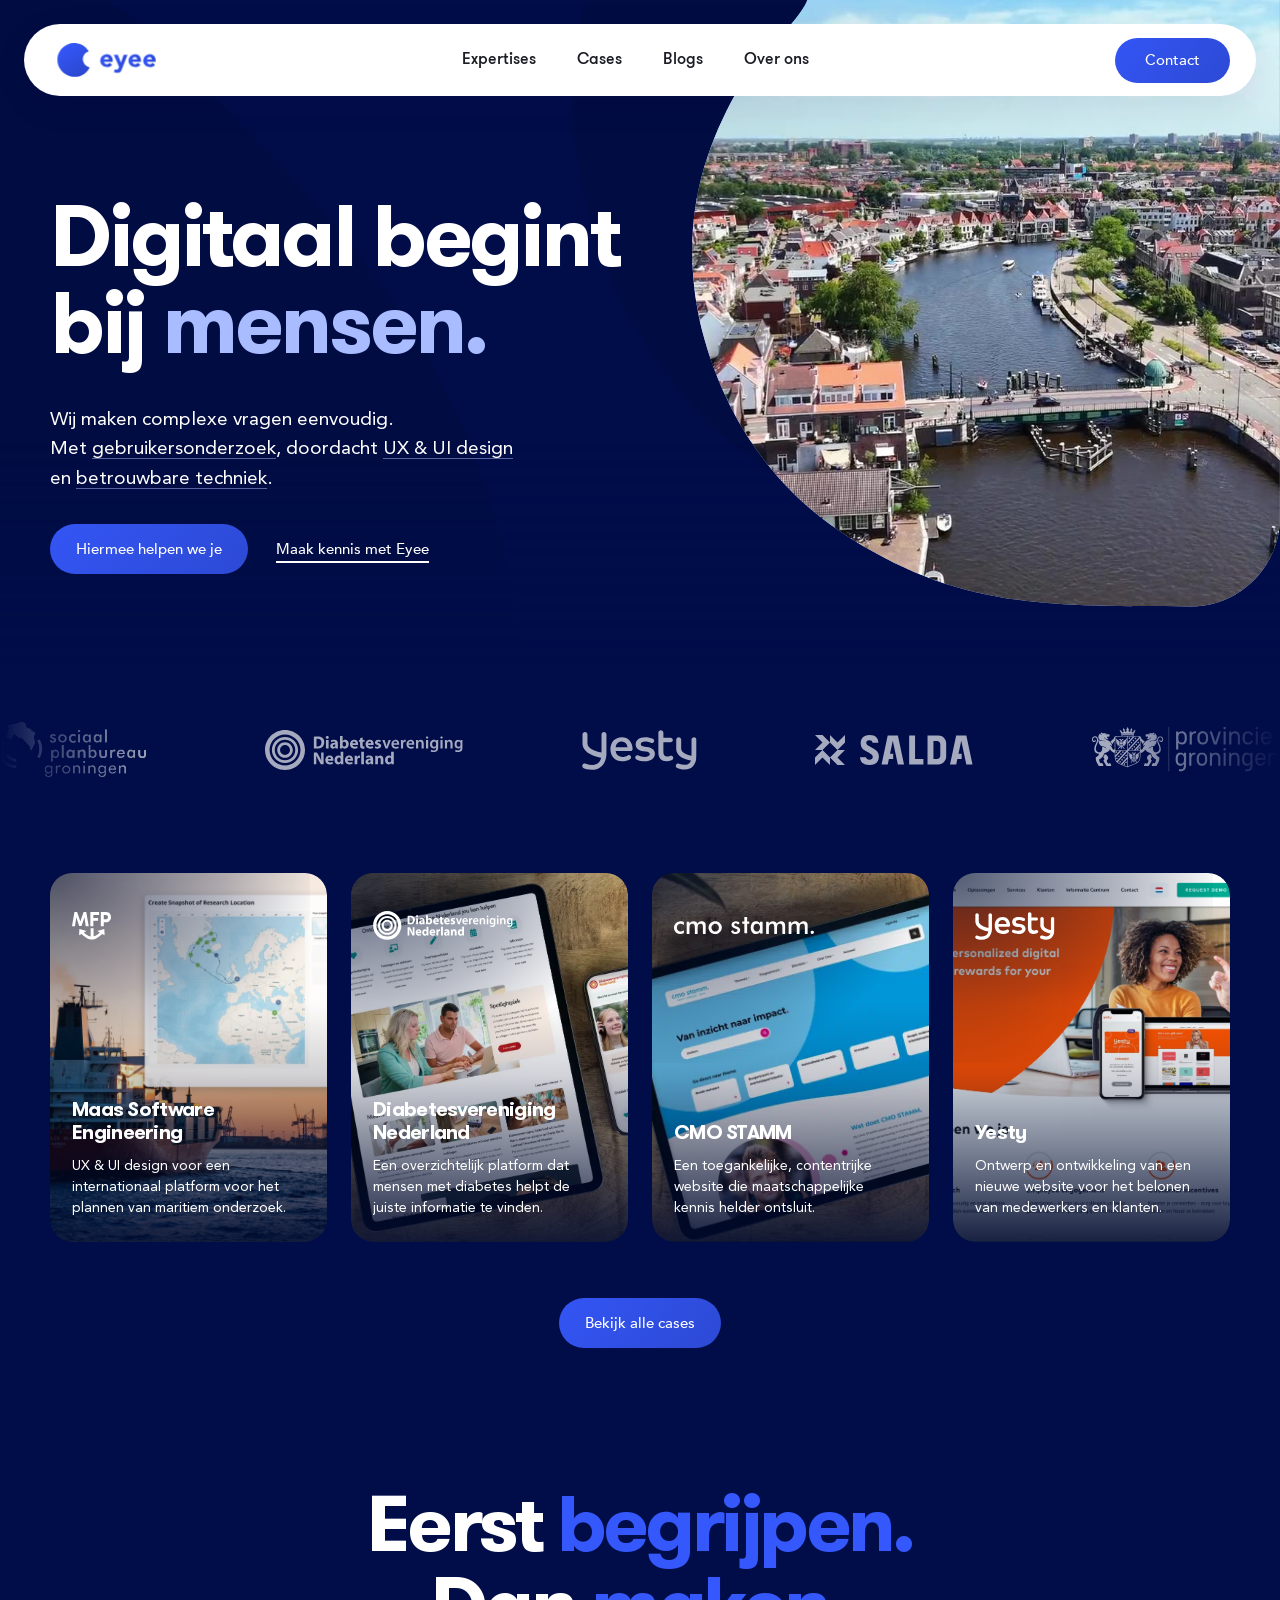
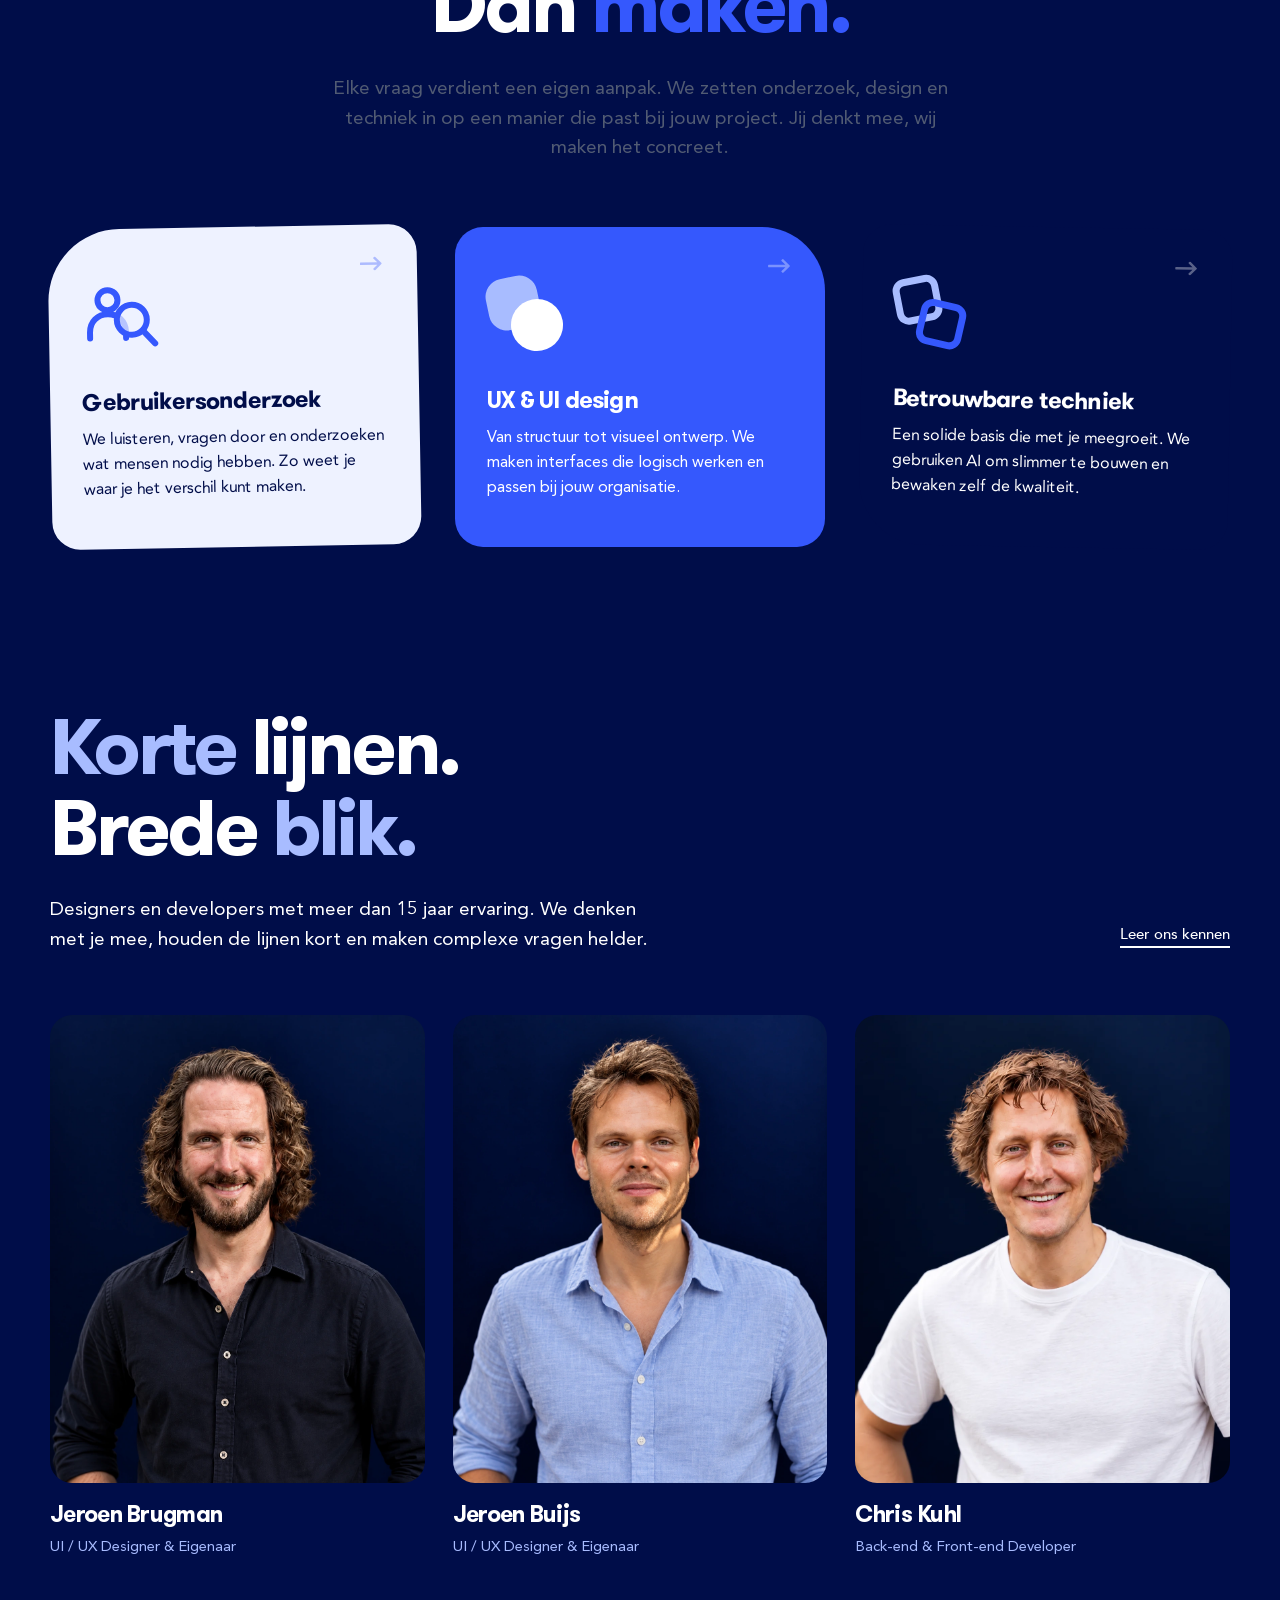
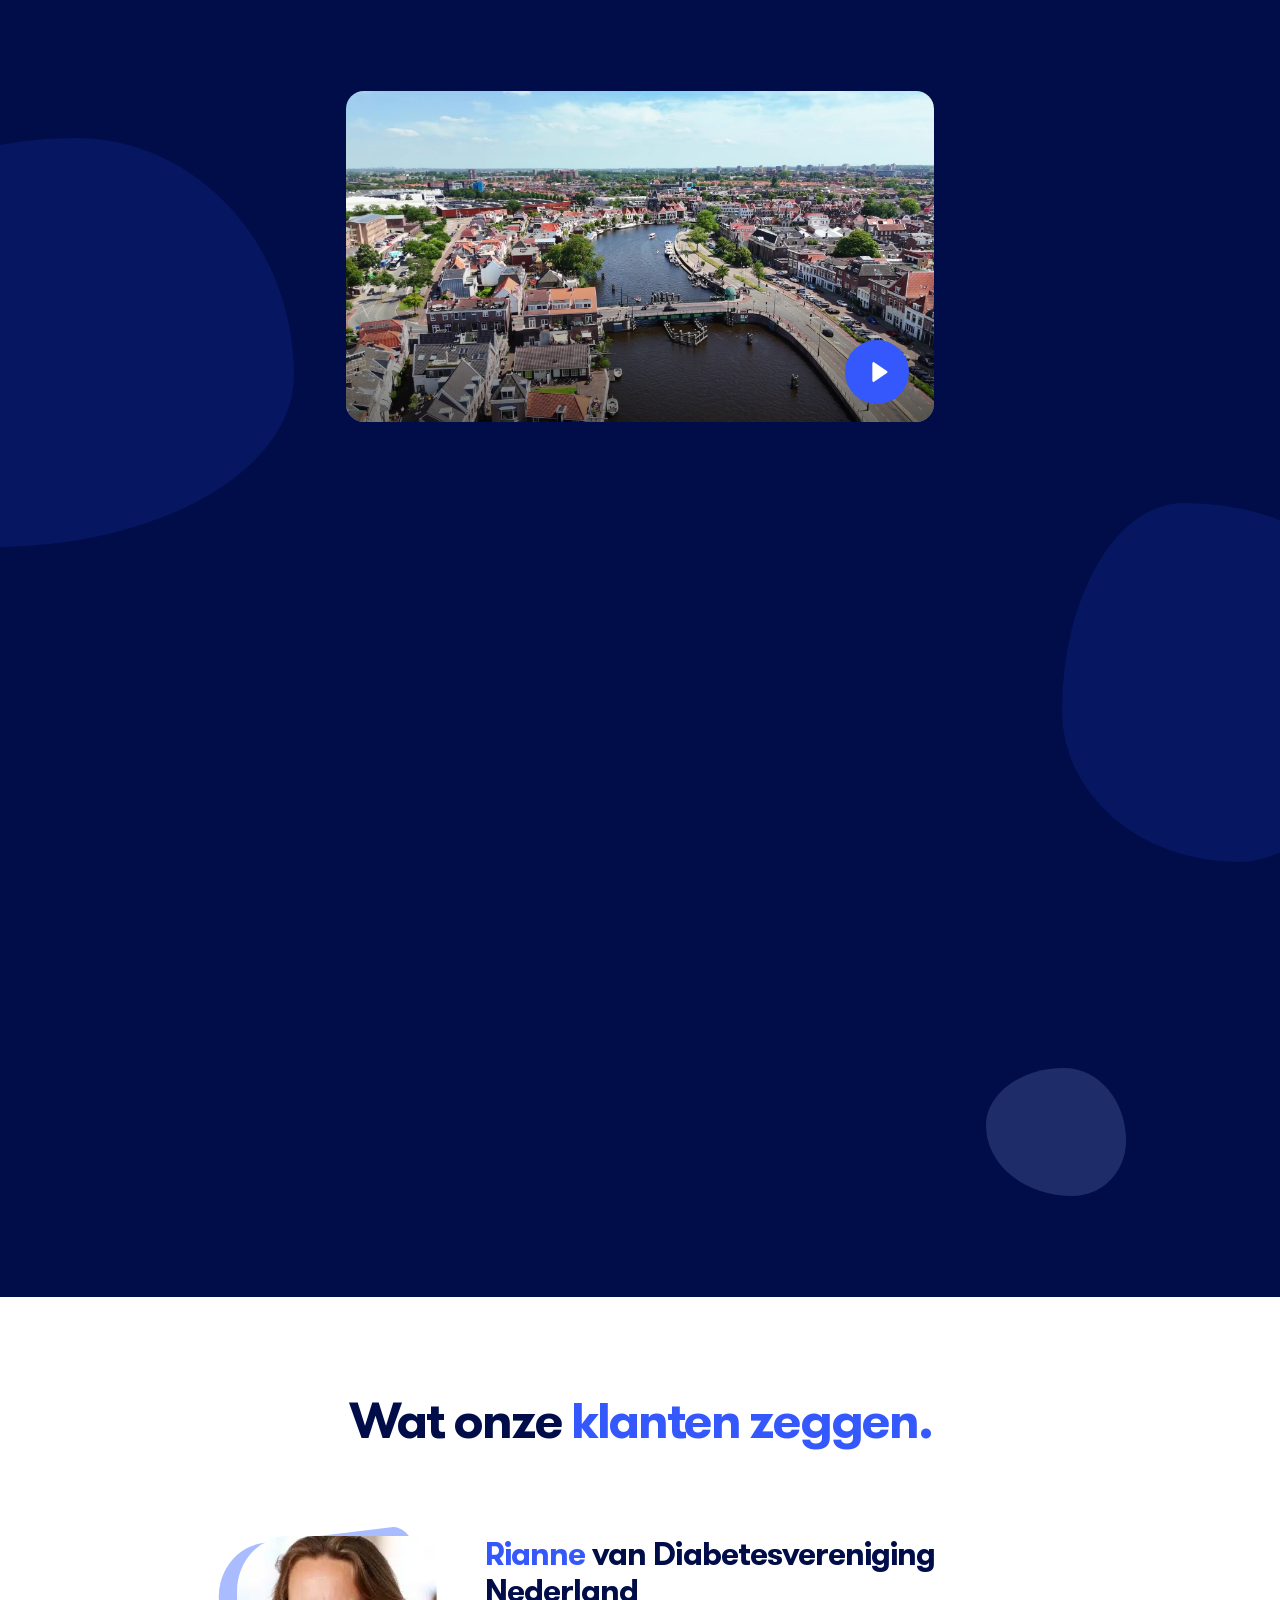
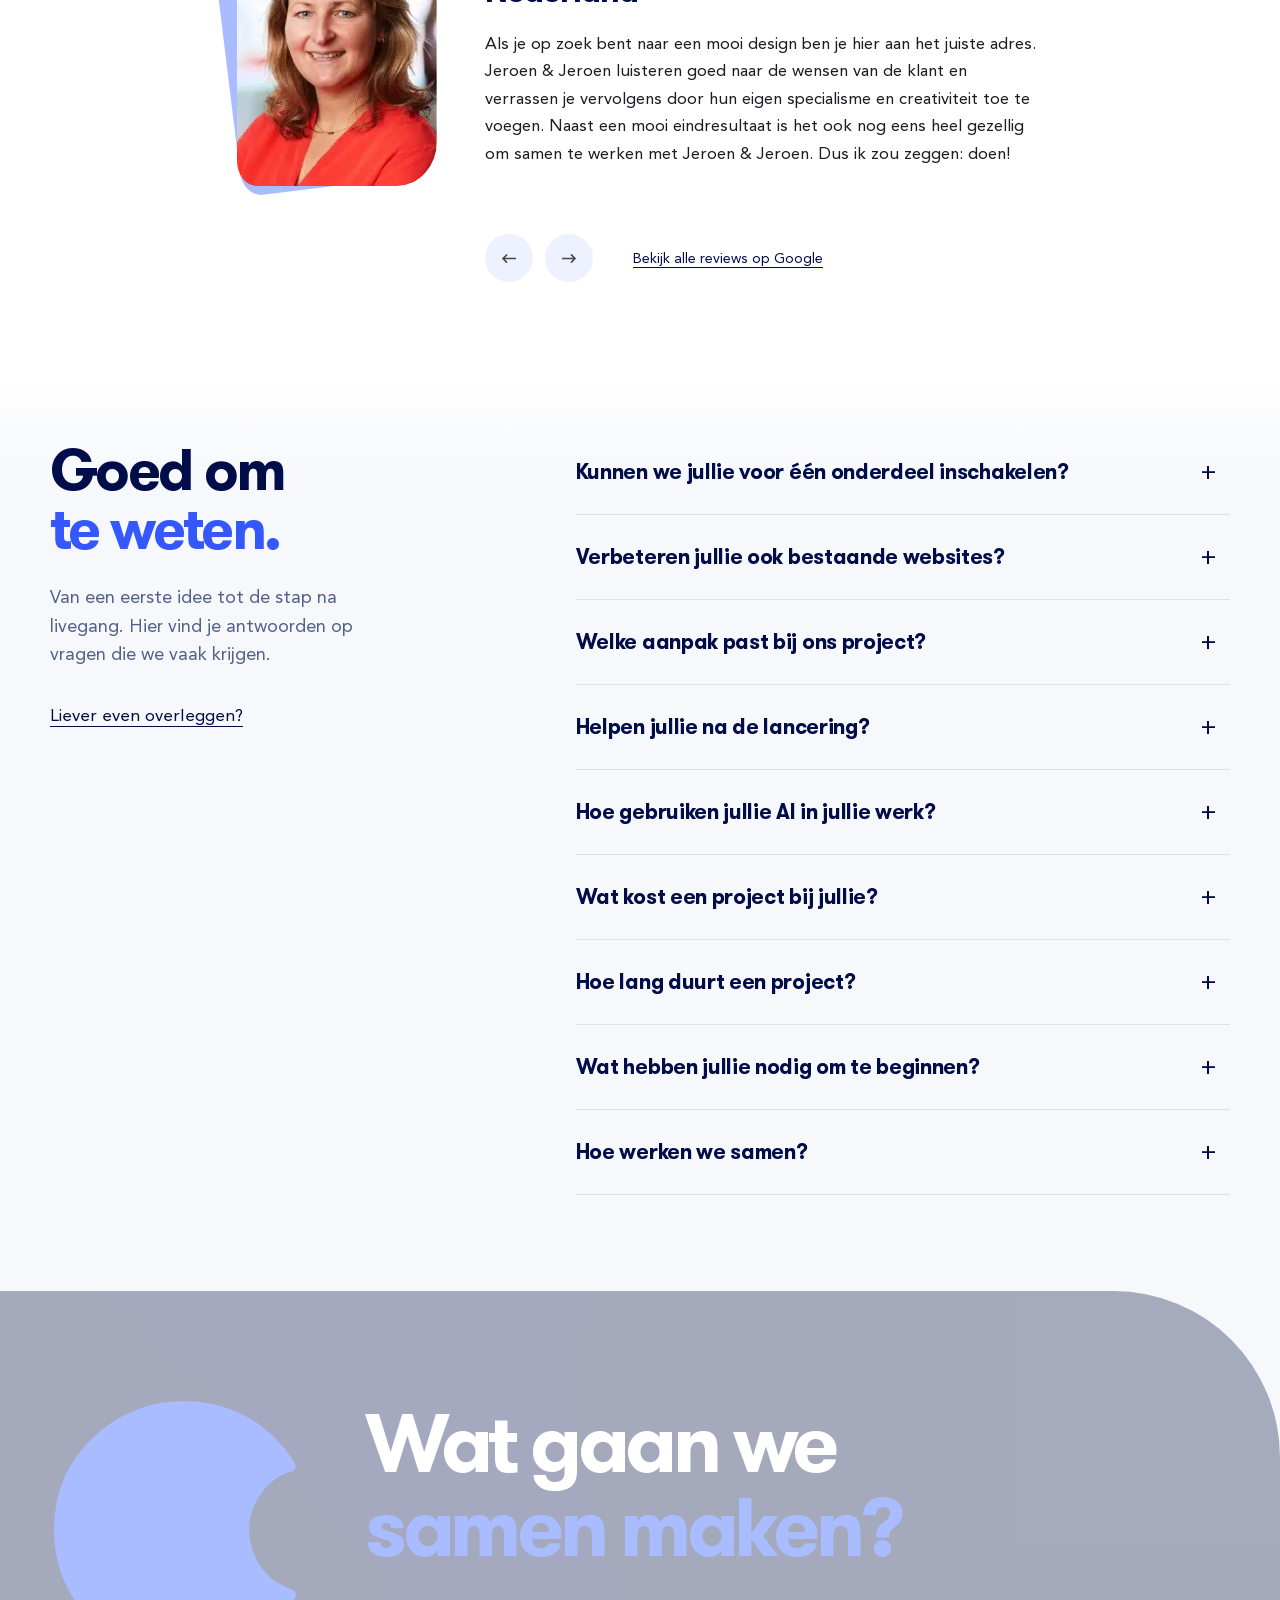
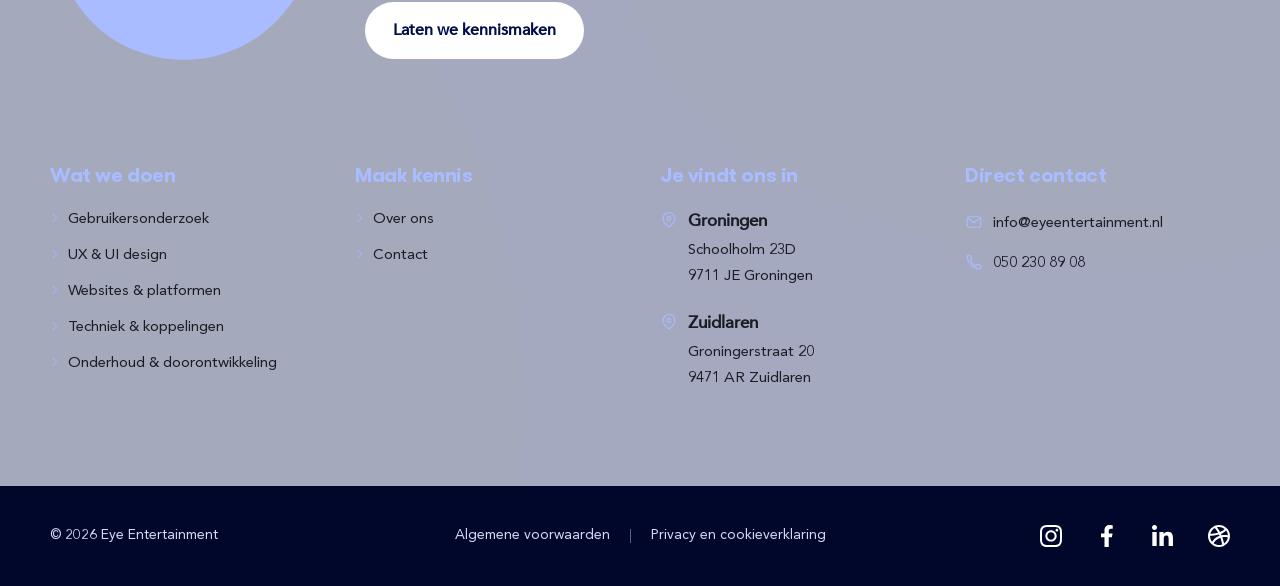
<file: Backup 15-10-2026 - avond/index.html>
<!doctype html>
<html lang="nl">
  <head>
    <meta charset="utf-8" />
    <meta name="viewport" content="width=device-width,initial-scale=1,viewport-fit=cover" />
    <title>Eyee — Digitale ervaringen die mensen verder helpen</title>
    <meta
      name="description"
      content="Eyee verbindt research, UX/UI design en development. Van de juiste vraag naar een digitaal product dat werkt. Menselijk bedacht. Slim gemaakt."
    />
    <link
      rel="icon"
      type="image/svg+xml"
      sizes="any"
      href="assets/favicon.svg?v=eyee-blue"
    />
    <link
      rel="stylesheet"
      href="style.css?v=20261015-wide-hero-two-lines"
    />
  </head>
  <body>
    <svg
      class="clip-definitions"
      width="0"
      height="0"
      aria-hidden="true"
      focusable="false"
    >
      <defs>
        <clipPath id="hero-photo-clip" clipPathUnits="objectBoundingBox">
          <path
            d="M.1973 0H.9997V.8546C.9997.9272.9377.9992.8481.9992C.5922.9992.4571.9992.2716.8875C.1407.8086.0512.6837.0139.5259C-.018.3747.0158.2579.0764.1527C.104.1054.1863.0316.1973 0Z"
          />
        </clipPath>
      </defs>
    </svg>
    <a class="skip" href="#werk">Naar de inhoud</a>
    <header class="header">
      <a class="brand" href="" aria-label="Eyee — pagina verversen"
        ><svg
          xmlns="http://www.w3.org/2000/svg"
          width="90"
          height="41"
          viewBox="0 0 90 41"
          fill="none"
          class="brand-full"
          aria-hidden="true"
          focusable="false"
        >
          <defs>
            <linearGradient
              id="brand-intro-paint0"
              x1="13.4575"
              y1="4.43108"
              x2="52.9433"
              y2="62.3048"
              gradientUnits="userSpaceOnUse"
            >
              <stop stop-color="#3558FD" />
              <stop offset="1" stop-color="#203597" />
            </linearGradient>
            <linearGradient
              id="brand-intro-paint1"
              x1="42.1681"
              y1="18.43"
              x2="67.1056"
              y2="24.2595"
              gradientUnits="userSpaceOnUse"
            >
              <stop stop-color="#3558FD" />
              <stop offset="1" stop-color="#203597" />
            </linearGradient>
            <linearGradient
              id="brand-intro-paint2"
              x1="53.6194"
              y1="19.8373"
              x2="81.7409"
              y2="24.9375"
              gradientUnits="userSpaceOnUse"
            >
              <stop stop-color="#3558FD" />
              <stop offset="1" stop-color="#203597" />
            </linearGradient>
            <linearGradient
              id="brand-intro-paint3"
              x1="66.2794"
              y1="18.43"
              x2="91.2169"
              y2="24.2595"
              gradientUnits="userSpaceOnUse"
            >
              <stop stop-color="#3558FD" />
              <stop offset="1" stop-color="#203597" />
            </linearGradient>
            <linearGradient
              id="brand-intro-paint4"
              x1="78.8712"
              y1="18.43"
              x2="103.809"
              y2="24.2595"
              gradientUnits="userSpaceOnUse"
            >
              <stop stop-color="#3558FD" />
              <stop offset="1" stop-color="#203597" />
            </linearGradient>
          </defs>
          <g class="brand-eye">
            <path
              fill-rule="evenodd"
              clip-rule="evenodd"
              d="M9.51439 10.8486C13.2551 7.12958 17.5127 5.4933 22.5822 6.22587C26.7355 6.82609 30.0108 8.91113 32.4223 12.3533C32.749 12.8196 32.5829 13.227 31.9892 13.418C30.5887 13.8686 29.6257 14.8354 28.8642 16.0403C27.8134 17.7027 27.5132 19.5148 28.0193 21.4101C28.6881 23.9138 30.2279 25.6642 32.778 26.4289C33.4064 26.6173 33.5839 26.9881 33.2454 27.5502C31.8733 29.8279 30.118 31.7046 27.7534 33.0201C24.336 34.9211 20.72 35.3688 16.9498 34.4121C13.9233 33.6442 11.3914 32.0325 9.37889 29.5688C6.7812 26.3884 5.79259 22.7843 6.13658 18.7898C6.32133 16.6434 7.01391 14.6473 8.17219 12.8304C8.64339 12.0914 9.15447 11.3779 9.51439 10.8486Z"
              fill="url(#brand-intro-paint0)"
            />
          </g>
          <g class="brand-word">
            <path
              d="M52.8066 24.5167C52.2946 25.1689 51.6474 25.6723 50.865 26.0268C50.0827 26.3813 49.2719 26.5586 48.4327 26.5586C47.6361 26.5586 46.8858 26.431 46.1817 26.1757C45.4776 25.9205 44.866 25.5553 44.3468 25.0803C43.8276 24.6053 43.4186 24.0346 43.1199 23.3681C42.8212 22.7016 42.6719 21.9572 42.6719 21.1348C42.6719 20.3123 42.8212 19.5679 43.1199 18.9014C43.4186 18.235 43.8276 17.6642 44.3468 17.1892C44.866 16.7142 45.4776 16.349 46.1817 16.0938C46.8858 15.8386 47.6361 15.7109 48.4327 15.7109C49.1723 15.7109 49.8444 15.8386 50.449 16.0938C51.0535 16.349 51.5656 16.7142 51.9852 17.1892C52.4048 17.6642 52.7284 18.235 52.956 18.9014C53.1836 19.5679 53.2974 20.3123 53.2974 21.1348V22.1344H45.8723C46.0003 22.7442 46.2777 23.2298 46.7044 23.5914C47.1312 23.953 47.6575 24.1338 48.2833 24.1338C48.8096 24.1338 49.2541 24.0168 49.6169 23.7829C49.9796 23.5489 50.2961 23.2476 50.5663 22.8789L52.8066 24.5167ZM50.0969 19.9649C50.1111 19.4261 49.9333 18.9652 49.5635 18.5824C49.1937 18.1995 48.7172 18.0081 48.134 18.0081C47.7784 18.0081 47.4654 18.0648 47.1952 18.1782C46.9249 18.2917 46.6938 18.437 46.5017 18.6143C46.3097 18.7915 46.1604 18.9971 46.0537 19.2311C45.947 19.4651 45.8866 19.7097 45.8723 19.9649H50.0969Z"
              fill="url(#brand-intro-paint1)"
            />
            <path
              d="M61.2168 27.9841C61.0034 28.5371 60.7972 29.0263 60.598 29.4517C60.3989 29.8771 60.1464 30.2352 59.8406 30.5258C59.5348 30.8165 59.1471 31.0363 58.6777 31.1852C58.2083 31.3341 57.5896 31.4085 56.8215 31.4085C55.9965 31.4085 55.1999 31.2809 54.4318 31.0257L54.8585 28.4095C55.3422 28.6222 55.84 28.7285 56.3521 28.7285C56.7077 28.7285 56.9993 28.6895 57.2269 28.6116C57.4545 28.5336 57.6429 28.4201 57.7923 28.2712C57.9416 28.1223 58.0661 27.9416 58.1657 27.7289C58.2652 27.5162 58.3719 27.268 58.4857 26.9844L58.7204 26.3889L54.1758 15.9666H57.6323L60.2993 22.7942H60.342L62.625 15.9666H65.9108L61.2168 27.9841Z"
              fill="url(#brand-intro-paint2)"
            />
            <path
              d="M76.918 24.5167C76.4059 25.1689 75.7587 25.6723 74.9764 26.0268C74.194 26.3813 73.3832 26.5586 72.544 26.5586C71.7475 26.5586 70.9971 26.431 70.293 26.1757C69.5889 25.9205 68.9773 25.5553 68.4581 25.0803C67.9389 24.6053 67.53 24.0346 67.2313 23.3681C66.9326 22.7016 66.7832 21.9572 66.7832 21.1348C66.7832 20.3123 66.9326 19.5679 67.2313 18.9014C67.53 18.235 67.9389 17.6642 68.4581 17.1892C68.9773 16.7142 69.5889 16.349 70.293 16.0938C70.9971 15.8386 71.7475 15.7109 72.544 15.7109C73.2837 15.7109 73.9558 15.8386 74.5603 16.0938C75.1648 16.349 75.6769 16.7142 76.0965 17.1892C76.5161 17.6642 76.8397 18.235 77.0673 18.9014C77.2949 19.5679 77.4087 20.3123 77.4087 21.1348V22.1344H69.9837C70.1117 22.7442 70.389 23.2298 70.8158 23.5914C71.2425 23.953 71.7688 24.1338 72.3947 24.1338C72.921 24.1338 73.3655 24.0168 73.7282 23.7829C74.0909 23.5489 74.4074 23.2476 74.6776 22.8789L76.918 24.5167ZM74.2082 19.9649C74.2225 19.4261 74.0447 18.9652 73.6748 18.5824C73.305 18.1995 72.8285 18.0081 72.2453 18.0081C71.8897 18.0081 71.5768 18.0648 71.3065 18.1782C71.0362 18.2917 70.8051 18.437 70.6131 18.6143C70.421 18.7915 70.2717 18.9971 70.165 19.2311C70.0583 19.4651 69.9979 19.7097 69.9837 19.9649H74.2082Z"
              fill="url(#brand-intro-paint3)"
            />
            <path
              d="M89.5098 24.5167C88.9977 25.1689 88.3505 25.6723 87.5682 26.0268C86.7858 26.3813 85.975 26.5586 85.1358 26.5586C84.3393 26.5586 83.5889 26.431 82.8848 26.1757C82.1807 25.9205 81.5691 25.5553 81.0499 25.0803C80.5307 24.6053 80.1218 24.0346 79.8231 23.3681C79.5244 22.7016 79.375 21.9572 79.375 21.1348C79.375 20.3123 79.5244 19.5679 79.8231 18.9014C80.1218 18.235 80.5307 17.6642 81.0499 17.1892C81.5691 16.7142 82.1807 16.349 82.8848 16.0938C83.5889 15.8386 84.3393 15.7109 85.1358 15.7109C85.8755 15.7109 86.5476 15.8386 87.1521 16.0938C87.7566 16.349 88.2687 16.7142 88.6883 17.1892C89.1079 17.6642 89.4315 18.235 89.6591 18.9014C89.8867 19.5679 90.0005 20.3123 90.0005 21.1348V22.1344H82.5755C82.7035 22.7442 82.9808 23.2298 83.4076 23.5914C83.8343 23.953 84.3606 24.1338 84.9865 24.1338C85.5128 24.1338 85.9573 24.0168 86.32 23.7829C86.6827 23.5489 86.9992 23.2476 87.2694 22.8789L89.5098 24.5167ZM86.8 19.9649C86.8143 19.4261 86.6365 18.9652 86.2666 18.5824C85.8968 18.1995 85.4203 18.0081 84.8371 18.0081C84.4815 18.0081 84.1686 18.0648 83.8983 18.1782C83.628 18.2917 83.3969 18.437 83.2049 18.6143C83.0128 18.7915 82.8635 18.9971 82.7568 19.2311C82.6501 19.4651 82.5897 19.7097 82.5755 19.9649H86.8Z"
              fill="url(#brand-intro-paint4)"
            />
          </g></svg
        ><img
          class="brand-symbol"
          src="assets/beeldmerk.svg?v=4fdb95ffe9"
          alt=""
          aria-hidden="true"
      /></a>
      <nav class="desktop-nav" aria-label="Hoofdnavigatie">
        <a href="https://eye-entertainment.nl/expertises/">Expertises</a
        ><a href="#werk">Cases</a
        ><a href="https://eye-entertainment.nl/blogs/">Blogs</a
        ><a href="#over">Over ons</a>
      </nav>
      <div class="header-actions">
        <a class="contact-link" href="#contact"
          >Contact
          <span aria-hidden="true"
            ><img
              src="assets/arrow-right-white.svg"
              width="14"
              height="9"
              alt="" /></span></a
        ><button
          class="menu-toggle"
          type="button"
          aria-label="Menu openen"
          aria-haspopup="dialog"
          aria-controls="menu"
          aria-expanded="false"
        >
          <img src="assets/icon-menu.svg" width="25" height="21" alt="" aria-hidden="true" />
        </button>
      </div>
    </header>
    <dialog id="menu" class="menu-dialog" aria-labelledby="menu-title">
      <div class="menu-top">
        <span class="wordmark">Eyee</span
        ><button class="menu-close" type="button">
          Sluiten <span>×</span>
        </button>
      </div>
      <div class="menu-layout">
        <div>
          <p class="eyebrow" id="menu-title">Een frisse blik begint hier</p>
          <nav aria-label="Uitgebreide navigatie">
            <a href="https://eye-entertainment.nl/expertises/"
              >Expertises <span>→</span></a
            ><a href="#werk">Cases <span>→</span></a
            ><a href="https://eye-entertainment.nl/blogs/"
              >Blogs <span>→</span></a
            ><a href="#over">Over ons <span>→</span></a
            ><a href="#contact">Contact <span>→</span></a>
          </nav>
        </div>
        <aside>
          <p>Een goed gesprek.<br />Een nieuw perspectief.</p>
          <a href="mailto:info@eyeentertainment.nl">info@eyeentertainment.nl</a
          ><a href="tel:+31502308908">050 230 89 08</a
          ><small>Groningen & Zuidlaren</small>
        </aside>
      </div>
    </dialog>
    <main id="home">
      <section
        class="hero"
        data-scroll-bg="#000D49"
        aria-labelledby="hero-title"
      >
        <div class="hero-copy">
          <div class="hero-shapes" aria-hidden="true">
            <span class="shape-disc"></span><span class="shape-dot"></span
            ><span class="shape-bottom"></span>
          </div>
          <div class="hero-portrait">
            <picture class="hero-video-poster">
              <source media="(max-width: 650px)" srcset="assets/eyee-showreel-hero-mobile-poster.jpg" />
              <img src="assets/eyee-showreel-hero-desktop-poster.jpg" width="800" height="840" alt="Dronebeeld van de stad" fetchpriority="high" />
            </picture>
            <video id="hero-video" class="hero-video" muted loop playsinline preload="none" aria-hidden="true"></video>
          </div>
          <h1 id="hero-title">Digitaal begint<br />bij <em>mensen.</em></h1>
          <div class="hero-bottom">
            <p>
              Wij maken complexe vragen eenvoudig.<br />Met
              <a class="hero-service-link" href="#gebruikersonderzoek"
                >gebruikersonderzoek</a
              >, doordacht
              <a class="hero-service-link" href="#ux-ui-design"
                >UX &amp; UI design</a
              >
              <span class="hero-tech-phrase"
                >en
                <a class="hero-service-link" href="#betrouwbare-techniek"
                  >betrouwbare techniek</a
                >.</span
              >
            </p>
            <div class="hero-actions">
              <a class="hero-cta hero-cta-primary" href="#aanpak"
                >Hiermee helpen we je<span aria-hidden="true"
                  ><img
                    src="assets/arrow-right-white.svg"
                    width="14"
                    height="9"
                    alt="" /></span></a
              ><a class="hero-cta hero-cta-secondary" href="#over"
                >Maak kennis met Eyee</a
              >
            </div>
          </div>
        </div>
      </section>

      <section
        class="client-wall section client-strip"
        data-scroll-bg="#000d49"
        aria-label="Een selectie van onze opdrachtgevers"
      >
        <svg width="0" height="0" aria-hidden="true" focusable="false" style="position: absolute"><defs><filter id="client-logo-tint" color-interpolation-filters="sRGB"><feColorMatrix type="saturate" values="0"/><feComponentTransfer><feFuncR type="table" tableValues="0 0 1"/><feFuncG type="table" tableValues="0 0 1"/><feFuncB type="table" tableValues="0 0 1"/></feComponentTransfer><feColorMatrix type="matrix" values="0.67451 0 0 0 0.32549 0 0.61961 0 0 0.38039 0 0 0.45882 0 0.54118 0 0 0 1 0"/></filter></defs></svg>
        <article class="eyee-logoslider-wrapper" style="--duration: 40s">
          <div class="marquee">
            <div class="marquee__group">
              <div class="r r1">
                <a
                  target="_blank"
                  rel="noopener noreferrer"
                  href="https://eye-entertainment.nl/opdrachtgevers/sociaal-planbureau-groningen/"
                  class="logo-item"
                  ><img
                    class="logo-img first"
                    style="height: 55px"
                    src="assets/client-slider-49620bfa6d33.svg"
                    alt="Sociaal Planbureau Groningen" /><img
                    class="logo-img second"
                    style="height: 55px"
                    src="assets/client-slider-d979b75b858e.svg"
                    alt="Sociaal Planbureau Groningen" /></a
                ><a
                  target="_blank"
                  rel="noopener noreferrer"
                  href="https://eye-entertainment.nl/opdrachtgevers/diabetesvereniging-nederland/"
                  class="logo-item"
                  ><img
                    class="logo-img first"
                    style="height: 40px"
                    src="assets/client-slider-cfbfcf48ce87.svg"
                    alt="Diabetesvereniging Nederland" /><img
                    class="logo-img second"
                    style="height: 40px"
                    src="assets/client-slider-b6ab68667841.svg"
                    alt="Diabetesvereniging Nederland" /></a
                ><a
                  target="_blank"
                  rel="noopener noreferrer"
                  href="https://eye-entertainment.nl/opdrachtgevers/yesty/"
                  class="logo-item"
                  ><img
                    class="logo-img first"
                    style="height: 40px"
                    src="assets/client-slider-f21b3d1928e7.svg"
                    alt="Yesty" /><img
                    class="logo-img second"
                    style="height: 40px"
                    src="assets/client-slider-37b8ec7cb5c3.svg"
                    alt="Yesty" /></a
                ><a
                  target="_blank"
                  rel="noopener noreferrer"
                  href="https://eye-entertainment.nl/opdrachtgevers/salda/"
                  class="logo-item"
                  ><img
                    class="logo-img first"
                    style="height: 30px"
                    src="assets/client-slider-20cdc62dc676.svg"
                    alt="Salda" /><img
                    class="logo-img second"
                    style="height: 30px"
                    src="assets/client-slider-1c26e1fbf0e0.svg"
                    alt="Salda" /></a
                ><a
                  target="_blank"
                  rel="noopener noreferrer"
                  href="https://eye-entertainment.nl/opdrachtgevers/provincie-groningen/"
                  class="logo-item"
                  ><img
                    class="logo-img first"
                    style="height: 45px"
                    src="assets/client-slider-98b4e5aa6078.svg"
                    alt="Provincie Groningen" /><img
                    class="logo-img second"
                    style="height: 45px"
                    src="assets/client-slider-f69f68d73787.svg"
                    alt="Provincie Groningen" /></a
                ><a
                  target="_blank"
                  rel="noopener noreferrer"
                  href="https://eye-entertainment.nl/opdrachtgevers/gullimex/"
                  class="logo-item"
                  ><img
                    class="logo-img first"
                    style="height: 40px"
                    src="assets/client-slider-445c90ca2f07.svg"
                    alt="Gullimex" /><img
                    class="logo-img second"
                    style="height: 40px"
                    src="assets/client-slider-22fb444d3d4b.svg"
                    alt="Gullimex" /></a
                ><a
                  target="_blank"
                  rel="noopener noreferrer"
                  href="https://eye-entertainment.nl/opdrachtgevers/trendbureau-drenthe/"
                  class="logo-item"
                  ><img
                    class="logo-img first"
                    style="height: 55px"
                    src="assets/client-slider-09e43a5abc71.svg"
                    alt="Trendbureau Drenthe" /><img
                    class="logo-img second"
                    style="height: 55px"
                    src="assets/client-slider-fa4d386a071c.svg"
                    alt="Trendbureau Drenthe" /></a
                ><a
                  target="_blank"
                  rel="noopener noreferrer"
                  href="https://eye-entertainment.nl/opdrachtgevers/the-indian-maharadja/"
                  class="logo-item"
                  ><img
                    class="logo-img first"
                    style="height: 55px"
                    src="assets/client-slider-2ef7be026399.svg"
                    alt="The Indian Maharadja" /><img
                    class="logo-img second"
                    style="height: 55px"
                    src="assets/client-slider-12ba22347359.svg"
                    alt="The Indian Maharadja" /></a
                ><a
                  target="_blank"
                  rel="noopener noreferrer"
                  href="https://eye-entertainment.nl/opdrachtgevers/cmo-stamm/"
                  class="logo-item"
                  ><img
                    class="logo-img first"
                    style="height: 20px"
                    src="assets/client-slider-2c8688d3161d.svg"
                    alt="CMO STAMM" /><img
                    class="logo-img second"
                    style="height: 20px"
                    src="assets/client-slider-e0a81075a2fe.svg"
                    alt="CMO STAMM" /></a
                ><a
                  target="_blank"
                  rel="noopener noreferrer"
                  href="https://eye-entertainment.nl/opdrachtgevers/101bhv/"
                  class="logo-item"
                  ><img
                    class="logo-img first"
                    style="height: 50px"
                    src="assets/logo-101bhv.svg"
                    alt="101BHV" /><img
                    class="logo-img second"
                    style="height: 50px"
                    src="assets/logo-101bhv.svg"
                    alt="101BHV" /></a
                ><a
                  target="_blank"
                  rel="noopener noreferrer"
                  href="https://eye-entertainment.nl/opdrachtgevers/beach-wagon/"
                  class="logo-item"
                  ><img
                    class="logo-img first"
                    style="height: 50px"
                    src="assets/client-slider-8bf4eac66f78.svg"
                    alt="Beach Wagon" /><img
                    class="logo-img second"
                    style="height: 50px"
                    src="assets/client-slider-cc38c21f6e75.svg"
                    alt="Beach Wagon"
                /></a>
              </div>
              <div class="r r2">
                <a
                  target="_blank"
                  rel="noopener noreferrer"
                  href="https://eye-entertainment.nl/opdrachtgevers/provincie-drenthe/"
                  class="logo-item"
                  ><img
                    class="logo-img first"
                    style="height: 30px"
                    src="assets/client-slider-f61c9474a30e.svg"
                    alt="Provincie Drenthe" /><img
                    class="logo-img second"
                    style="height: 30px"
                    src="assets/client-slider-0d6a410d7923.svg"
                    alt="Provincie Drenthe" /></a
                ><a
                  target="_blank"
                  rel="noopener noreferrer"
                  href="https://eye-entertainment.nl/opdrachtgevers/bijscholing-instituut-voor-therapeuten/"
                  class="logo-item"
                  ><img
                    class="logo-img first"
                    style="height: 50px"
                    src="assets/client-slider-2dab9fa09766.svg"
                    alt="Bijscholing Instituut voor Therapeuten" /><img
                    class="logo-img second"
                    style="height: 50px"
                    src="assets/client-slider-e326ccbe0055.svg"
                    alt="Bijscholing Instituut voor Therapeuten" /></a
                ><a
                  target="_blank"
                  rel="noopener noreferrer"
                  href="https://eye-entertainment.nl/opdrachtgevers/drenthe-samen-gezond-in-beweging/"
                  class="logo-item"
                  ><img
                    class="logo-img first"
                    style="height: 55px"
                    src="assets/client-slider-0d7324493cc4.svg"
                    alt="Drenthe samen gezond in beweging" /><img
                    class="logo-img second"
                    style="height: 55px"
                    src="assets/client-slider-bd69c027354d.svg"
                    alt="Drenthe samen gezond in beweging" /></a
                ><a
                  target="_blank"
                  rel="noopener noreferrer"
                  href="https://eye-entertainment.nl/opdrachtgevers/de-print-partner/"
                  class="logo-item"
                  ><img
                    class="logo-img first"
                    style="height: 25px"
                    src="assets/client-slider-4edae6386b6f.svg"
                    alt="De Print Partner" /><img
                    class="logo-img second"
                    style="height: 25px"
                    src="assets/client-slider-3826d83f4b29.svg"
                    alt="De Print Partner" /></a
                ><a
                  target="_blank"
                  rel="noopener noreferrer"
                  href="https://eye-entertainment.nl/opdrachtgevers/horecagoedkoop/"
                  class="logo-item"
                  ><img
                    class="logo-img first"
                    style="height: 40px"
                    src="assets/logo-horecagoedkoop.svg"
                    alt="Horecagoedkoop" /><img
                    class="logo-img second"
                    style="height: 40px"
                    src="assets/logo-horecagoedkoop.svg"
                    alt="Horecagoedkoop" /></a
                ><a
                  target="_blank"
                  rel="noopener noreferrer"
                  href="https://eye-entertainment.nl/opdrachtgevers/gooze/"
                  class="logo-item"
                  ><img
                    class="logo-img first"
                    style="height: 25px"
                    src="assets/client-slider-388b2e9fd227.svg"
                    alt="Gooze" /><img
                    class="logo-img second"
                    style="height: 25px"
                    src="assets/client-slider-c85b772190b2.svg"
                    alt="Gooze" /></a
                ><a
                  target="_blank"
                  rel="noopener noreferrer"
                  href="https://eye-entertainment.nl/opdrachtgevers/ukraine-food/"
                  class="logo-item"
                  ><img
                    class="logo-img first"
                    style="height: 45px"
                    src="assets/client-slider-0225ca1ac8ce.svg"
                    alt="Ukraine Food" /><img
                    class="logo-img second"
                    style="height: 45px"
                    src="assets/client-slider-76e9012f9a93.svg"
                    alt="Ukraine Food" /></a
                ><a
                  target="_blank"
                  rel="noopener noreferrer"
                  href="https://eye-entertainment.nl/opdrachtgevers/symphony-travel/"
                  class="logo-item"
                  ><img
                    class="logo-img first"
                    style="height: 18px"
                    src="assets/client-slider-e2c19cee3662.svg"
                    alt="Symphony Travel" /><img
                    class="logo-img second"
                    style="height: 18px"
                    src="assets/client-slider-d179adf80a6d.svg"
                    alt="Symphony Travel" /></a
                ><a
                  target="_blank"
                  rel="noopener noreferrer"
                  href="https://eye-entertainment.nl/opdrachtgevers/kwekerij-arborealis/"
                  class="logo-item"
                  ><img
                    class="logo-img first"
                    style="height: 58px"
                    src="assets/client-slider-39ddb00eded8.svg"
                    alt="Kwekerij Arborealis" /><img
                    class="logo-img second"
                    style="height: 58px"
                    src="assets/client-slider-19d0163aee39.svg"
                    alt="Kwekerij Arborealis" /></a
                ><a
                  target="_blank"
                  rel="noopener noreferrer"
                  href="https://eye-entertainment.nl/opdrachtgevers/groenstudio-schone/"
                  class="logo-item"
                  ><img
                    class="logo-img first"
                    style="height: 50px"
                    src="assets/client-slider-b425ba609ca0.svg"
                    alt="Groenstudio Schöne" /><img
                    class="logo-img second"
                    style="height: 50px"
                    src="assets/client-slider-84a78badd6fb.svg"
                    alt="Groenstudio Schöne" /></a
                ><a
                  target="_blank"
                  rel="noopener noreferrer"
                  href="https://eye-entertainment.nl/opdrachtgevers/spijs/"
                  class="logo-item"
                  ><img
                    class="logo-img first"
                    style="height: 50px"
                    src="assets/client-slider-674fae9d6617.svg"
                    alt="Spijs" /><img
                    class="logo-img second"
                    style="height: 50px"
                    src="assets/client-slider-3f1501114a78.svg"
                    alt="Spijs"
                /></a>
              </div>
            </div>
            <div aria-hidden="true" class="marquee__group" inert>
              <div class="r r1">
                <a
                  target="_blank"
                  rel="noopener noreferrer"
                  href="https://eye-entertainment.nl/opdrachtgevers/sociaal-planbureau-groningen/"
                  class="logo-item"
                  ><img
                    class="logo-img first"
                    style="height: 55px"
                    src="assets/client-slider-49620bfa6d33.svg"
                    alt="Sociaal Planbureau Groningen" /><img
                    class="logo-img second"
                    style="height: 55px"
                    src="assets/client-slider-d979b75b858e.svg"
                    alt="Sociaal Planbureau Groningen" /></a
                ><a
                  target="_blank"
                  rel="noopener noreferrer"
                  href="https://eye-entertainment.nl/opdrachtgevers/diabetesvereniging-nederland/"
                  class="logo-item"
                  ><img
                    class="logo-img first"
                    style="height: 40px"
                    src="assets/client-slider-cfbfcf48ce87.svg"
                    alt="Diabetesvereniging Nederland" /><img
                    class="logo-img second"
                    style="height: 40px"
                    src="assets/client-slider-b6ab68667841.svg"
                    alt="Diabetesvereniging Nederland" /></a
                ><a
                  target="_blank"
                  rel="noopener noreferrer"
                  href="https://eye-entertainment.nl/opdrachtgevers/yesty/"
                  class="logo-item"
                  ><img
                    class="logo-img first"
                    style="height: 40px"
                    src="assets/client-slider-f21b3d1928e7.svg"
                    alt="Yesty" /><img
                    class="logo-img second"
                    style="height: 40px"
                    src="assets/client-slider-37b8ec7cb5c3.svg"
                    alt="Yesty" /></a
                ><a
                  target="_blank"
                  rel="noopener noreferrer"
                  href="https://eye-entertainment.nl/opdrachtgevers/salda/"
                  class="logo-item"
                  ><img
                    class="logo-img first"
                    style="height: 30px"
                    src="assets/client-slider-20cdc62dc676.svg"
                    alt="Salda" /><img
                    class="logo-img second"
                    style="height: 30px"
                    src="assets/client-slider-1c26e1fbf0e0.svg"
                    alt="Salda" /></a
                ><a
                  target="_blank"
                  rel="noopener noreferrer"
                  href="https://eye-entertainment.nl/opdrachtgevers/provincie-groningen/"
                  class="logo-item"
                  ><img
                    class="logo-img first"
                    style="height: 45px"
                    src="assets/client-slider-98b4e5aa6078.svg"
                    alt="Provincie Groningen" /><img
                    class="logo-img second"
                    style="height: 45px"
                    src="assets/client-slider-f69f68d73787.svg"
                    alt="Provincie Groningen" /></a
                ><a
                  target="_blank"
                  rel="noopener noreferrer"
                  href="https://eye-entertainment.nl/opdrachtgevers/gullimex/"
                  class="logo-item"
                  ><img
                    class="logo-img first"
                    style="height: 40px"
                    src="assets/client-slider-445c90ca2f07.svg"
                    alt="Gullimex" /><img
                    class="logo-img second"
                    style="height: 40px"
                    src="assets/client-slider-22fb444d3d4b.svg"
                    alt="Gullimex" /></a
                ><a
                  target="_blank"
                  rel="noopener noreferrer"
                  href="https://eye-entertainment.nl/opdrachtgevers/trendbureau-drenthe/"
                  class="logo-item"
                  ><img
                    class="logo-img first"
                    style="height: 55px"
                    src="assets/client-slider-09e43a5abc71.svg"
                    alt="Trendbureau Drenthe" /><img
                    class="logo-img second"
                    style="height: 55px"
                    src="assets/client-slider-fa4d386a071c.svg"
                    alt="Trendbureau Drenthe" /></a
                ><a
                  target="_blank"
                  rel="noopener noreferrer"
                  href="https://eye-entertainment.nl/opdrachtgevers/the-indian-maharadja/"
                  class="logo-item"
                  ><img
                    class="logo-img first"
                    style="height: 55px"
                    src="assets/client-slider-2ef7be026399.svg"
                    alt="The Indian Maharadja" /><img
                    class="logo-img second"
                    style="height: 55px"
                    src="assets/client-slider-12ba22347359.svg"
                    alt="The Indian Maharadja" /></a
                ><a
                  target="_blank"
                  rel="noopener noreferrer"
                  href="https://eye-entertainment.nl/opdrachtgevers/cmo-stamm/"
                  class="logo-item"
                  ><img
                    class="logo-img first"
                    style="height: 20px"
                    src="assets/client-slider-2c8688d3161d.svg"
                    alt="CMO STAMM" /><img
                    class="logo-img second"
                    style="height: 20px"
                    src="assets/client-slider-e0a81075a2fe.svg"
                    alt="CMO STAMM" /></a
                ><a
                  target="_blank"
                  rel="noopener noreferrer"
                  href="https://eye-entertainment.nl/opdrachtgevers/101bhv/"
                  class="logo-item"
                  ><img
                    class="logo-img first"
                    style="height: 50px"
                    src="assets/logo-101bhv.svg"
                    alt="101BHV" /><img
                    class="logo-img second"
                    style="height: 50px"
                    src="assets/logo-101bhv.svg"
                    alt="101BHV" /></a
                ><a
                  target="_blank"
                  rel="noopener noreferrer"
                  href="https://eye-entertainment.nl/opdrachtgevers/beach-wagon/"
                  class="logo-item"
                  ><img
                    class="logo-img first"
                    style="height: 50px"
                    src="assets/client-slider-8bf4eac66f78.svg"
                    alt="Beach Wagon" /><img
                    class="logo-img second"
                    style="height: 50px"
                    src="assets/client-slider-cc38c21f6e75.svg"
                    alt="Beach Wagon"
                /></a>
              </div>
              <div class="r r2">
                <a
                  target="_blank"
                  rel="noopener noreferrer"
                  href="https://eye-entertainment.nl/opdrachtgevers/provincie-drenthe/"
                  class="logo-item"
                  ><img
                    class="logo-img first"
                    style="height: 30px"
                    src="assets/client-slider-f61c9474a30e.svg"
                    alt="Provincie Drenthe" /><img
                    class="logo-img second"
                    style="height: 30px"
                    src="assets/client-slider-0d6a410d7923.svg"
                    alt="Provincie Drenthe" /></a
                ><a
                  target="_blank"
                  rel="noopener noreferrer"
                  href="https://eye-entertainment.nl/opdrachtgevers/bijscholing-instituut-voor-therapeuten/"
                  class="logo-item"
                  ><img
                    class="logo-img first"
                    style="height: 50px"
                    src="assets/client-slider-2dab9fa09766.svg"
                    alt="Bijscholing Instituut voor Therapeuten" /><img
                    class="logo-img second"
                    style="height: 50px"
                    src="assets/client-slider-e326ccbe0055.svg"
                    alt="Bijscholing Instituut voor Therapeuten" /></a
                ><a
                  target="_blank"
                  rel="noopener noreferrer"
                  href="https://eye-entertainment.nl/opdrachtgevers/drenthe-samen-gezond-in-beweging/"
                  class="logo-item"
                  ><img
                    class="logo-img first"
                    style="height: 55px"
                    src="assets/client-slider-0d7324493cc4.svg"
                    alt="Drenthe samen gezond in beweging" /><img
                    class="logo-img second"
                    style="height: 55px"
                    src="assets/client-slider-bd69c027354d.svg"
                    alt="Drenthe samen gezond in beweging" /></a
                ><a
                  target="_blank"
                  rel="noopener noreferrer"
                  href="https://eye-entertainment.nl/opdrachtgevers/de-print-partner/"
                  class="logo-item"
                  ><img
                    class="logo-img first"
                    style="height: 25px"
                    src="assets/client-slider-4edae6386b6f.svg"
                    alt="De Print Partner" /><img
                    class="logo-img second"
                    style="height: 25px"
                    src="assets/client-slider-3826d83f4b29.svg"
                    alt="De Print Partner" /></a
                ><a
                  target="_blank"
                  rel="noopener noreferrer"
                  href="https://eye-entertainment.nl/opdrachtgevers/horecagoedkoop/"
                  class="logo-item"
                  ><img
                    class="logo-img first"
                    style="height: 40px"
                    src="assets/logo-horecagoedkoop.svg"
                    alt="Horecagoedkoop" /><img
                    class="logo-img second"
                    style="height: 40px"
                    src="assets/logo-horecagoedkoop.svg"
                    alt="Horecagoedkoop" /></a
                ><a
                  target="_blank"
                  rel="noopener noreferrer"
                  href="https://eye-entertainment.nl/opdrachtgevers/gooze/"
                  class="logo-item"
                  ><img
                    class="logo-img first"
                    style="height: 25px"
                    src="assets/client-slider-388b2e9fd227.svg"
                    alt="Gooze" /><img
                    class="logo-img second"
                    style="height: 25px"
                    src="assets/client-slider-c85b772190b2.svg"
                    alt="Gooze" /></a
                ><a
                  target="_blank"
                  rel="noopener noreferrer"
                  href="https://eye-entertainment.nl/opdrachtgevers/ukraine-food/"
                  class="logo-item"
                  ><img
                    class="logo-img first"
                    style="height: 45px"
                    src="assets/client-slider-0225ca1ac8ce.svg"
                    alt="Ukraine Food" /><img
                    class="logo-img second"
                    style="height: 45px"
                    src="assets/client-slider-76e9012f9a93.svg"
                    alt="Ukraine Food" /></a
                ><a
                  target="_blank"
                  rel="noopener noreferrer"
                  href="https://eye-entertainment.nl/opdrachtgevers/symphony-travel/"
                  class="logo-item"
                  ><img
                    class="logo-img first"
                    style="height: 18px"
                    src="assets/client-slider-e2c19cee3662.svg"
                    alt="Symphony Travel" /><img
                    class="logo-img second"
                    style="height: 18px"
                    src="assets/client-slider-d179adf80a6d.svg"
                    alt="Symphony Travel" /></a
                ><a
                  target="_blank"
                  rel="noopener noreferrer"
                  href="https://eye-entertainment.nl/opdrachtgevers/kwekerij-arborealis/"
                  class="logo-item"
                  ><img
                    class="logo-img first"
                    style="height: 58px"
                    src="assets/client-slider-39ddb00eded8.svg"
                    alt="Kwekerij Arborealis" /><img
                    class="logo-img second"
                    style="height: 58px"
                    src="assets/client-slider-19d0163aee39.svg"
                    alt="Kwekerij Arborealis" /></a
                ><a
                  target="_blank"
                  rel="noopener noreferrer"
                  href="https://eye-entertainment.nl/opdrachtgevers/groenstudio-schone/"
                  class="logo-item"
                  ><img
                    class="logo-img first"
                    style="height: 50px"
                    src="assets/client-slider-b425ba609ca0.svg"
                    alt="Groenstudio Schöne" /><img
                    class="logo-img second"
                    style="height: 50px"
                    src="assets/client-slider-84a78badd6fb.svg"
                    alt="Groenstudio Schöne" /></a
                ><a
                  target="_blank"
                  rel="noopener noreferrer"
                  href="https://eye-entertainment.nl/opdrachtgevers/spijs/"
                  class="logo-item"
                  ><img
                    class="logo-img first"
                    style="height: 50px"
                    src="assets/client-slider-674fae9d6617.svg"
                    alt="Spijs" /><img
                    class="logo-img second"
                    style="height: 50px"
                    src="assets/client-slider-3f1501114a78.svg"
                    alt="Spijs"
                /></a>
              </div>
            </div>
          </div>
        </article>
      </section>
      <section
        id="werk"
        class="case-showcase section"
        data-scroll-bg="#000d49"
        aria-label="Uitgelichte cases"
      >
        <h2 class="case-mobile-title">Een selectie van<br /><span>ons werk.</span></h2>
        <div class="case-poster-grid" aria-label="Uitgelichte cases">
          <div class="case-hover-area">
            <a
              class="case-poster case-maas"
              href="https://eye-entertainment.nl/projecten/bedrijfsapplicaties/maas-mfp/"
            >
              <img
                class="case-poster-image"
                src="assets/maas.webp"
                width="1170"
                height="758"
                loading="lazy"
                alt="Interface van het Marine Facilities Planning platform voor Maas Software Engineering" />
              <span class="case-client-mark case-client-mfp"
                ><img
                  src="assets/Logo-mfp.svg"
                  alt="MFP"
                  width="44"
                  height="32" /></span
              ><span class="case-poster-copy"
                ><span
                  ><strong>Maas Software Engineering</strong
                  ><span class="case-description"
                    ><span
                      >UX &amp; UI design voor een internationaal platform voor het
                      plannen van maritiem onderzoek.</span
                    ></span
                  ></span
                ></span
              >
              <span class="case-link-arrow" aria-hidden="true"
                ><img
                  src="assets/arrow-right-white.svg"
                  width="22"
                  height="14"
                  alt="" /></span
            ></a>
          </div>
          <div class="case-hover-area">
            <a
              class="case-poster case-dvn"
              href="https://eye-entertainment.nl/projecten/websites/diabetesvereniging-nederand/"
            >
              <img
                class="case-poster-image"
                src="assets/dvn.webp"
                width="1559"
                height="1010"
                loading="lazy"
                alt="Website van Diabetesvereniging Nederland op tablet en telefoon" />
              <span class="case-client-mark"
                ><img src="assets/dvn.svg" alt="" /></span
              ><span class="case-poster-copy"
                ><span
                  ><strong>Diabetesvereniging Nederland</strong
                  ><span class="case-description"
                    ><span
                      >Een overzichtelijk platform dat mensen met diabetes helpt
                      de juiste informatie te vinden.</span
                    ></span
                  ></span
                ></span
              >
              <span class="case-link-arrow" aria-hidden="true"
                ><img
                  src="assets/arrow-right-white.svg"
                  width="22"
                  height="14"
                  alt="" /></span
            ></a>
          </div>
          <div class="case-hover-area">
            <a
              class="case-poster case-cmo"
              href="https://eye-entertainment.nl/projecten/websites/cmo-stamm/"
            >
              <img
                class="case-poster-image"
                src="assets/cmo.webp"
                width="1170"
                height="758"
                loading="lazy"
                alt="Websiteontwerp van CMO STAMM op een tablet" />
              <span class="case-client-mark"
                ><img src="assets/cmo.svg" alt="" /></span
              ><span class="case-poster-copy"
                ><span
                  ><strong>CMO STAMM</strong
                  ><span class="case-description"
                    ><span
                      >Een toegankelijke, contentrijke website die
                      maatschappelijke kennis helder ontsluit.</span
                    ></span
                  ></span
                ></span
              >
              <span class="case-link-arrow" aria-hidden="true"
                ><img
                  src="assets/arrow-right-white.svg"
                  width="22"
                  height="14"
                  alt="" /></span
            ></a>
          </div>
          <div class="case-hover-area">
            <a
              class="case-poster case-yesty"
              href="https://eye-entertainment.nl/opdrachtgevers/yesty/"
            >
              <img
                class="case-poster-image"
                src="assets/yesty-case.webp"
                width="1227"
                height="905"
                loading="lazy"
                alt="Digitaal beloningsplatform van Yesty" />
              <span class="case-client-mark"
                ><img src="assets/yesty.svg" alt="" /></span
              ><span class="case-poster-copy"
                ><span
                  ><strong>Yesty</strong
                  ><span class="case-description"
                    ><span
                      >Ontwerp en ontwikkeling van een nieuwe website voor het
                      belonen van medewerkers en klanten.</span
                    ></span
                  ></span
                ></span
              >
              <span class="case-link-arrow" aria-hidden="true"
                ><img
                  src="assets/arrow-right-white.svg"
                  width="22"
                  height="14"
                  alt="" /></span
            ></a>
          </div>
          <div class="case-hover-area case-all-hover-area">
          <a class="case-all-card" href="https://eye-entertainment.nl/projecten/">
            <img class="case-all-brand-shape" src="assets/favicon.svg" alt="" aria-hidden="true" />
            <span><strong><span>Bekijk alle cases</span><img class="case-all-title-arrow" src="assets/arrow-right-white.svg" width="18" height="12" alt="" aria-hidden="true" /></strong><span>Ontdek meer van ons werk.</span></span>
          </a>
          </div>
        </div>
        <div class="case-showcase-footer">
          <a
            class="hero-cta hero-cta-primary"
            href="https://eye-entertainment.nl/projecten/"
            >Bekijk alle cases<span aria-hidden="true"
              ><img
                src="assets/arrow-right-white.svg"
                width="14"
                height="9"
                alt="" /></span
          ></a>
        </div>
      </section>
      <section
        id="aanpak"
        class="approach section approach-blue"
        data-scroll-bg="#ffffff"
      >
        <div class="approach-heading">
          <h2>Eerst <span>begrijpen.</span><br />Dan <span>maken.</span></h2>
          <p class="section-intro">
            Elke vraag verdient een eigen aanpak. We zetten onderzoek, design en
            techniek in op een manier die past bij jouw project. Jij denkt mee,
            wij maken het concreet.
          </p>
        </div>
        <div class="service-triptych" aria-label="Onze hoofddiensten">
          <a
            href="https://eye-entertainment.nl/ui-ux-design/"
            id="gebruikersonderzoek"
            class="service-panel service-research"
            ><div class="service-art research-art" aria-hidden="true">
              <svg
                viewBox="0 0 80 80"
                fill="none"
                stroke="currentColor"
                stroke-width="6"
                stroke-linecap="round"
                stroke-linejoin="round"
              >
                <g class="research-person">
                  <circle cx="27" cy="23" r="10" />
                  <path d="M9 61v-6c0-11 8-18 18-18s18 7 18 18v6" />
                </g>
                <g class="research-lens">
                  <circle cx="51" cy="43" r="15" />
                  <path d="m62 54 12 13" />
                </g>
              </svg>
            </div>
            <div>
              <h3>Gebruikers&shy;onderzoek</h3>
              <p>
                We luisteren, vragen door en onderzoeken wat mensen nodig
                hebben. Zo weet je waar je het verschil kunt maken.
              </p>
            </div>
            <svg
              class="service-hover-arrow"
              aria-hidden="true"
              focusable="false"
              width="22"
              height="14"
              viewBox="0 0 14 9"
              fill="none"
              xmlns="http://www.w3.org/2000/svg"
            >
              <path
                d="M9.21875 0.09375C9.375 -0.03125 9.59375 -0.03125 9.75 0.09375L13.875 4.21875C14 4.375 14 4.59375 13.875 4.75L9.75 8.875C9.59375 9 9.375 9 9.21875 8.875L8.59375 8.25C8.46875 8.09375 8.46875 7.875 8.625 7.71875L11.125 5.28125H0.375C0.15625 5.28125 0 5.125 0 4.90625V4.03125C0 3.84375 0.15625 3.65625 0.375 3.65625H11.125L8.625 1.25C8.46875 1.09375 8.46875 0.875 8.59375 0.71875L9.21875 0.09375Z"
                fill="currentColor"
              /></svg
          ></a>
          <a
            href="https://eye-entertainment.nl/ui-ux-design/"
            id="ux-ui-design"
            class="service-panel service-design"
            ><div class="service-art design-art" aria-hidden="true">
              <i></i><i></i>
            </div>
            <div>
              <h3>UX &amp; UI design</h3>
              <p>
                Van structuur tot visueel ontwerp. We maken interfaces die
                logisch werken en passen bij jouw organisatie.
              </p>
            </div>
            <svg
              class="service-hover-arrow"
              aria-hidden="true"
              focusable="false"
              width="22"
              height="14"
              viewBox="0 0 14 9"
              fill="none"
              xmlns="http://www.w3.org/2000/svg"
            >
              <path
                d="M9.21875 0.09375C9.375 -0.03125 9.59375 -0.03125 9.75 0.09375L13.875 4.21875C14 4.375 14 4.59375 13.875 4.75L9.75 8.875C9.59375 9 9.375 9 9.21875 8.875L8.59375 8.25C8.46875 8.09375 8.46875 7.875 8.625 7.71875L11.125 5.28125H0.375C0.15625 5.28125 0 5.125 0 4.90625V4.03125C0 3.84375 0.15625 3.65625 0.375 3.65625H11.125L8.625 1.25C8.46875 1.09375 8.46875 0.875 8.59375 0.71875L9.21875 0.09375Z"
                fill="currentColor"
              /></svg
          ></a>
          <a
            href="https://eye-entertainment.nl/websites/"
            id="betrouwbare-techniek"
            class="service-panel service-tech"
            ><div class="service-art tech-art" aria-hidden="true">
              <i></i><i></i>
            </div>
            <div>
              <h3>Betrouwbare techniek</h3>
              <p>
                Een solide basis die met je meegroeit. We gebruiken AI om
                slimmer te bouwen en bewaken zelf de kwaliteit.
              </p>
            </div>
            <svg
              class="service-hover-arrow"
              aria-hidden="true"
              focusable="false"
              width="22"
              height="14"
              viewBox="0 0 14 9"
              fill="none"
              xmlns="http://www.w3.org/2000/svg"
            >
              <path
                d="M9.21875 0.09375C9.375 -0.03125 9.59375 -0.03125 9.75 0.09375L13.875 4.21875C14 4.375 14 4.59375 13.875 4.75L9.75 8.875C9.59375 9 9.375 9 9.21875 8.875L8.59375 8.25C8.46875 8.09375 8.46875 7.875 8.625 7.71875L11.125 5.28125H0.375C0.15625 5.28125 0 5.125 0 4.90625V4.03125C0 3.84375 0.15625 3.65625 0.375 3.65625H11.125L8.625 1.25C8.46875 1.09375 8.46875 0.875 8.59375 0.71875L9.21875 0.09375Z"
                fill="currentColor"
              /></svg
          ></a>
        </div>
      </section>
      <section
        id="over"
        class="team section team-blue"
        data-scroll-bg="#000D49"
      >
        <div class="section-heading">
          <div>
            <h2><span>Korte</span> lijnen.<br />Brede <span>blik.</span></h2>
          </div>
          <div class="team-intro">
            <p class="section-intro">
              Designers en developers met meer dan 15 jaar ervaring. We denken
              met je mee, houden de lijnen kort en maken complexe vragen helder.
            </p>
            <a
              class="hero-cta hero-cta-secondary team-cta"
              href="https://eye-entertainment.nl/over-ons/"
              >Leer ons kennen</a
            >
          </div>
        </div>
        <div class="team-grid">
          <a href="https://eye-entertainment.nl/team/jeroen-brugman/"
            ><div class="portrait">
              <img
                src="assets/jeroen-brugman.webp"
                width="1131"
                height="1391"
                loading="lazy"
                alt="Jeroen Brugman"
              />
              <span class="case-link-arrow" aria-hidden="true"><img src="assets/arrow-right-white.svg" width="18" height="12" alt="" /></span>
            </div>
            <h3>Jeroen Brugman</h3>
            <p>UI / UX Designer & Eigenaar</p></a
          ><a href="https://eye-entertainment.nl/team/jeroen-buijs/"
            ><div class="portrait">
              <img
                src="assets/jeroen-buijs-nieuw.webp"
                width="1130"
                height="1392"
                loading="lazy"
                alt="Jeroen Buijs"
              />
              <span class="case-link-arrow" aria-hidden="true"><img src="assets/arrow-right-white.svg" width="18" height="12" alt="" /></span>
            </div>
            <h3>Jeroen Buijs</h3>
            <p>UI / UX Designer & Eigenaar</p></a
          ><a href="https://eye-entertainment.nl/team/chris-kuhl/"
            ><div class="portrait">
              <img
                src="assets/chris-mild-blur.webp"
                width="1131"
                height="1391"
                loading="lazy"
                alt="Chris Kuhl"
              />
              <span class="case-link-arrow" aria-hidden="true"><img src="assets/arrow-right-white.svg" width="18" height="12" alt="" /></span>
            </div>
            <h3>Chris Kuhl</h3>
            <p>Back-end & Front-end Developer</p></a
          >
        </div>
      </section>
      <section class="work section work-reel" data-scroll-bg="#000D49">
        <div class="showreel-block">
          <div class="showreel-shapes" aria-hidden="true">
            <span></span><span></span><span></span>
          </div>
          <div class="reel-track">
            <div class="reel-sticky">
              <div class="reel-frame">
                <video
                  id="reel"
                  muted
                  loop
                  playsinline
                  preload="metadata"
                  poster="assets/eyee-showreel-poster.jpg"
                  aria-label="Showreel van Eyee met beelden van de stad, mensen, onderzoek en techniek"
                >
                  <source src="assets/eyee-showreel-20261015-v4-mobile.mp4" type="video/mp4" media="(max-width: 650px)" />
                  <source src="assets/eyee-showreel-20261015-v4-desktop.mp4" type="video/mp4" />
                </video>
                <div class="reel-shade"></div>
                <button
                  id="video-toggle"
                  class="video-toggle"
                  aria-label="Projectvideo afspelen"
                  data-paused="true"
                  type="button"
                >
                  <svg class="video-icon-play" width="28" height="28" viewBox="0 0 24 24" fill="currentColor" aria-hidden="true"><path d="M8 4.5a1 1 0 0 1 1.5-.86l11 7.5a1 1 0 0 1 0 1.72l-11 7.5A1 1 0 0 1 8 19.5Z"/></svg>
                  <svg class="video-icon-pause" width="28" height="28" viewBox="0 0 24 24" fill="currentColor" aria-hidden="true"><rect x="6" y="4" width="4" height="16" rx="1"/><rect x="14" y="4" width="4" height="16" rx="1"/></svg>
                </button>
              </div>
            </div>
          </div>
        </div>
      </section>
      <section
        id="ervaringen"
        class="testimonials section"
        data-scroll-bg="#ffffff"
        aria-label="Ervaringen van onze klanten"
      >
        <h2 class="testimonial-label">Wat onze <span>klanten</span> <span>zeggen.</span></h2>
        <div class="testimonial-stage">
          <article class="testimonial-slide" aria-label="1 van 12">
            <h2>“Dus ik zou zeggen: doen!”</h2>
            <div class="testimonial-story">
              <blockquote id="review-text-1">
                “Als je op zoek bent naar een mooi design ben je hier aan het
                juiste adres. Jeroen &amp; Jeroen luisteren goed naar de wensen
                van de klant en verrassen je vervolgens door hun eigen
                specialisme en creativiteit toe te voegen. Naast een mooi
                eindresultaat is het ook nog eens heel gezellig om samen te
                werken met Jeroen &amp; Jeroen. Dus ik zou zeggen: doen!”
              </blockquote>
              <div class="testimonial-person">
                <div class="testimonial-photo">
                  <img
                    src="assets/review-1.webp"
                    width="284"
                    height="488"
                    alt="Rianne Schouten"
                    loading="lazy"
                  />
                </div>
                <p class="testimonial-author">
                  Rianne Schouten<span>Diabetesvereniging Nederland</span>
                </p>
              </div>
            </div>
          </article>
          <article class="testimonial-slide" aria-label="2 van 12">
            <h2>“De communicatie verloopt soepel en snel”</h2>
            <div class="testimonial-story">
              <blockquote id="review-text-2">
                “Eye Entertainment heeft voor CMO STAMM een indrukwekkend
                portfolio opgebouwd met websites zoals trendbureaudrenthe.nl,
                sociaalplanbureaugroningen.nl en drenthezorgmetouderen.nl. De
                samenwerking met Jeroen en Jeroen van Eye Entertainment is
                uitermate plezierig. De communicatie verloopt soepel en snel,
                wat het hele proces efficiënt maakt. Het team is niet alleen
                bekwaam in het ontwerpen en ontwikkelen van websites, maar
                blinkt ook uit in het onderhoud en de doorontwikkeling ervan.
                Kortom, Eye Entertainment levert niet alleen kwalitatieve
                diensten, maar creëert ook een positieve ervaring in elke fase
                van het project.”
              </blockquote>
              <div class="testimonial-person">
                <div class="testimonial-photo">
                  <img
                    src="assets/review-2.webp"
                    width="473"
                    height="497"
                    alt="Bart Waninge"
                    loading="lazy"
                  />
                </div>
                <p class="testimonial-author">
                  Bart Waninge<span>CMO Stamm</span>
                </p>
              </div>
            </div>
          </article>
          <article class="testimonial-slide" aria-label="3 van 12">
            <h2>
              “Onze samenwerking met Eye Entertainment is uiterst succesvol!”
            </h2>
            <div class="testimonial-story">
              <blockquote id="review-text-3">
                “Onze samenwerking met Eye Entertainment is uiterst succesvol!
                BivT heeft veel baat bij hun professionele aanpak en creatieve
                input. Hun team is toegewijd, makkelijk benaderbaar en vol
                innovatieve ideeën die perfect aansluiten bij onze visie. Deze
                samenwerking brengt duidelijk meerwaarde aan onze projecten, en
                we kijken uit naar toekomstige projecten met Eye Entertainment.
                Een echte aanrader voor iedereen die kwaliteit en
                professionaliteit hoog in het vaandel heeft!”
              </blockquote>
              <div class="testimonial-person">
                <div class="testimonial-photo">
                  <img
                    src="assets/review-3.webp"
                    width="324"
                    height="324"
                    alt="René Veraar"
                    loading="lazy"
                  />
                </div>
                <p class="testimonial-author">
                  René Veraar<span>Bijscholing Instituut voor Therapeuten</span>
                </p>
              </div>
            </div>
          </article>
          <article class="testimonial-slide" aria-label="4 van 12">
            <h2>“een resultaat waar we écht trots op zijn”</h2>
            <div class="testimonial-story">
              <blockquote id="review-text-4">
                “Ik heb met veel plezier samengewerkt met Eye Entertainment aan
                een nieuwe website voor Yesty. Het team was georganiseerd,
                toegankelijk en heel prettig om mee te werken van begin tot
                eind. Ze begrepen snel wat we wilden bereiken, dachten goed mee
                en leverden een resultaat waar we écht trots op zijn. Als je op
                zoek bent naar een betrouwbare, kundige en vriendelijke partner
                voor webdesign en ontwikkeling, ik raad Eye Entertainment zeker
                aan, wij zijn ontzettend blij met het resultaat en de fijne
                samenwerking.”
              </blockquote>
              <div class="testimonial-person">
                <div class="testimonial-photo">
                  <img
                    src="assets/review-4.webp"
                    width="800"
                    height="800"
                    alt="Raquel Lança"
                    loading="lazy"
                  />
                </div>
                <p class="testimonial-author">Raquel Lança<span>Yesty</span></p>
              </div>
            </div>
          </article>
          <article class="testimonial-slide" aria-label="5 van 12">
            <h2>“De website is prachtig geworden”</h2>
            <div class="testimonial-story">
              <blockquote id="review-text-5">
                “Jeroen en Jeroen hebben geholpen met het bouwen van onze nieuwe
                website. De website is prachtig geworden en helemaal hoe wij hem
                in gedachten hadden. We zijn er dan ook erg blij mee! Wat we zo
                fijn vinden van samenwerken met Eye Entertainment is dat ze
                altijd direct voor ons klaarstaan. Één mailtje of telefoontje en
                ze helpen direct. De communicatie gaat gemakkelijk. Je gedachten
                en visie overbrengen op anderen kan een uitdaging zijn, maar met
                Jeroen en Jeroen ging dit heel makkelijk. Ook fijn dat ze een
                onderhoud- en ondersteuning abonnement aanbieden, zodat wij ons
                geen zorgen hoeven te maken over nieuwe updates of als we iets
                willen aanpassen op onze website. Bedankt Eye Entertainment en
                we kijken uit naar de verdere samenwerking!”
              </blockquote>
              <div class="testimonial-person">
                <div class="testimonial-photo">
                  <img
                    src="assets/review-5.webp"
                    width="284"
                    height="488"
                    alt="Daan Schöne"
                    loading="lazy"
                  />
                </div>
                <p class="testimonial-author">
                  Daan Schöne<span>Groenstudio Schöne</span>
                </p>
              </div>
            </div>
          </article>
          <article class="testimonial-slide" aria-label="6 van 12">
            <h2>“Topwerk geleverd”</h2>
            <div class="testimonial-story">
              <blockquote id="review-text-6">
                “Topwerk geleverd, jullie mogen trots zijn op wat jullie ons
                hebben aangeleverd, echt supergaaf geworden, toffe huisstijl –
                ook de facturen en pakbonnen heel netjes, BEDANKT!!”
              </blockquote>
              <div class="testimonial-person">
                <div class="testimonial-photo">
                  <img
                    src="assets/review-6.webp"
                    width="243"
                    height="239"
                    alt="Wiebe Werkman"
                    loading="lazy"
                  />
                </div>
                <p class="testimonial-author">
                  Wiebe Werkman<span>Salda Nederland</span>
                </p>
              </div>
            </div>
          </article>
          <article class="testimonial-slide" aria-label="7 van 12">
            <h2>“Hiermee kunnen we weer verder groeien.”</h2>
            <div class="testimonial-story">
              <blockquote id="review-text-7">
                “We hebben samen hard gewerkt aan de nieuwe website van
                Advantive. De communicatie met Jeroen &amp; Jeroen verliep
                soepel en snel. Bedankt voor jullie ontwerpinzichten, de gegeven
                tips en adviezen en het prachtige ontwerp. Hiermee kunnen we
                weer verder groeien.  ”
              </blockquote>
              <div class="testimonial-person">
                <div class="testimonial-photo">
                  <img
                    src="assets/review-7.webp"
                    width="284"
                    height="488"
                    alt="Kim van Irsel"
                    loading="lazy"
                  />
                </div>
                <p class="testimonial-author">
                  Kim van Irsel<span>Advantive</span>
                </p>
              </div>
            </div>
          </article>
          <article class="testimonial-slide" aria-label="8 van 12">
            <h2>“De communicatie was helder en prettig in omgang.”</h2>
            <div class="testimonial-story">
              <blockquote id="review-text-8">
                “De Jeroenen hebben prachtig werk geleverd bij het ontwerpen
                voor ons platform OutreachXXL en de bijbehorende website. Hun
                creativiteit en professionaliteit zorgden voor een strak en
                gebruiksvriendelijk platform en een mooie neergezette
                merkidentiteit. De communicatie was helder en prettig in omgang.
                We zijn blij tevreden met het resultaat en blijven graag met ze
                samenwerken voor toekomstige uitbreidingen.”
              </blockquote>
              <div class="testimonial-person">
                <div class="testimonial-photo">
                  <img
                    src="assets/review-8.webp"
                    width="324"
                    height="318"
                    alt="Jasper Koch"
                    loading="lazy"
                  />
                </div>
                <p class="testimonial-author">
                  Jasper Koch<span>OutreachXXL</span>
                </p>
              </div>
            </div>
          </article>
          <article class="testimonial-slide" aria-label="9 van 12">
            <h2>“De lijntjes waren kort en de communicatie verliep soepel.”</h2>
            <div class="testimonial-story">
              <blockquote id="review-text-9">
                “We willen Eye Entertainment enorm bedanken voor hun hulp die ze
                op korte termijn konden geven. De lijntjes waren kort en de
                communicatie verliep soepel. We hebben een mooie basis gemaakt
                waar op verder gebouwd kan worden. Bedankt!”
              </blockquote>
              <div class="testimonial-person">
                <div class="testimonial-photo">
                  <img
                    src="assets/review-9.webp"
                    width="324"
                    height="318"
                    alt="Cynthia D’Hooghe"
                    loading="lazy"
                  />
                </div>
                <p class="testimonial-author">
                  Cynthia D’Hooghe<span>Kia &amp; Verzekeringen.be</span>
                </p>
              </div>
            </div>
          </article>
          <article class="testimonial-slide" aria-label="10 van 12">
            <h2>“We zijn ontzettend blij met het eindresultaat.”</h2>
            <div class="testimonial-story">
              <blockquote id="review-text-10">
                “Super leuk om zo met jullie samen te werken! We zijn ontzettend
                blij met het eindresultaat.”
              </blockquote>
              <div class="testimonial-person">
                <div class="testimonial-photo">
                  <img
                    src="assets/review-10.webp"
                    width="284"
                    height="488"
                    alt="Moniek"
                    loading="lazy"
                  />
                </div>
                <p class="testimonial-author">
                  Moniek<span>Sterkliniek Dierenartsen Emmen</span>
                </p>
              </div>
            </div>
          </article>
          <article class="testimonial-slide" aria-label="11 van 12">
            <h2>“er was altijd persoonlijk contact”</h2>
            <div class="testimonial-story">
              <blockquote id="review-text-11">
                “Ik ben erg tevreden over Eye Entertainment. Ze hebben me
                uitstekend geholpen en er was altijd persoonlijk contact. Het
                overleg verliep soepel en mijn wensen werden begrepen. Ik ben
                blij met het eindresultaat. Ik kan Eye Entertainment ten zeerste
                aanbevelen aan iedereen die op zoek is naar hoogwaardige en
                persoonlijke service.”
              </blockquote>
              <div class="testimonial-person">
                <div class="testimonial-photo">
                  <img
                    src="assets/review-11.webp"
                    width="284"
                    height="488"
                    alt="Ricardo van Staveren"
                    loading="lazy"
                  />
                </div>
                <p class="testimonial-author">
                  Ricardo van Staveren<span>Spijs</span>
                </p>
              </div>
            </div>
          </article>
          <article class="testimonial-slide" aria-label="12 van 12">
            <h2>
              “De nieuwe shop van De Print Partner is weer prachtig geworden!”
            </h2>
            <div class="testimonial-story">
              <blockquote id="review-text-12">
                “De nieuwe shop van De Print Partner is weer prachtig geworden!
                Super bedankt!”
              </blockquote>
              <div class="testimonial-person">
                <div class="testimonial-photo">
                  <img
                    src="assets/review-12.webp"
                    width="284"
                    height="488"
                    alt="Ferry Lammerts"
                    loading="lazy"
                  />
                </div>
                <p class="testimonial-author">
                  Ferry Lammerts<span>DePrintPartner</span>
                </p>
              </div>
            </div>
          </article>
          <div class="testimonial-controls" hidden>
            <span class="review-count" aria-live="polite" aria-atomic="true">01 / 12</span>
            <button
              type="button"
              data-review-prev
              aria-label="Vorige referentie"
            >
              <img
                src="assets/arrow-right-white.svg"
                width="14"
                height="9"
                alt=""
              /></button
            ><button
              type="button"
              data-review-next
              aria-label="Volgende referentie"
            >
              <img
                src="assets/arrow-right-white.svg"
                width="14"
                height="9"
                alt=""
              />
            </button>
            <a class="review-google-link" href="https://www.google.nl/maps/place/Eye+Entertainment/@53.215266,6.5633975,17z/data=!4m8!3m7!1s0x47c9cdf7e6de90d3:0x32b217d259231311!8m2!3d53.215266!4d6.5633975!9m1!1b1!16s%2Fg%2F1tdklgpt" target="_blank" rel="noopener noreferrer"><span class="review-google-desktop">Bekijk alle reviews op Google</span><span class="review-google-mobile">Reviews op Google</span><span class="sr-only"> (opent in een nieuw tabblad)</span></a>
          </div>
        </div>
      </section>
      <section id="veelgestelde-vragen" class="faq-section section" data-scroll-bg="#ffffff" aria-labelledby="faq-title">
        <div class="faq-intro">
          <h2 id="faq-title">Goed om<br /><span>te weten.</span></h2>
          <p><span class="faq-intro-desktop">Van een eerste idee tot de stap na livegang. Hier vind je antwoorden op vragen die we vaak krijgen.</span><span class="faq-intro-mobile">Vragen over je project of samenwerken met ons?</span></p>
          <a class="faq-contact-link" href="https://eye-entertainment.nl/contact/">Liever even overleggen?</a>
        </div>
        <div class="steps">
          <details>
            <summary>
              <h3>Kunnen we jullie voor één onderdeel inschakelen?</h3>
              <span class="detail-plus">+</span>
            </summary>
            <div class="step-body">
              <p>
                Ja. Je kunt ons inschakelen voor onderzoek, UX &amp; UI design of
                development, of voor een combinatie daarvan. We kijken samen
                welke expertise aansluit bij je vraag en wat er al ligt.
              </p>
            </div>
          </details>
          <details>
            <summary>
              <h3>Verbeteren jullie ook bestaande websites?</h3>
              <span class="detail-plus">+</span>
            </summary>
            <div class="step-body">
              <p>
                We kijken graag mee naar wat goed werkt en waar verbetering
                mogelijk is. Dat kan gaan om gebruiksgemak, ontwerp of techniek.
                Op basis van je doelen en de bestaande website bepalen we samen
                of gerichte verbeteringen of een grotere aanpassing passend zijn.
              </p>
            </div>
          </details>
          <details>
            <summary>
              <h3>Welke aanpak past bij ons project?</h3>
              <span class="detail-plus">+</span>
            </summary>
            <div class="step-body">
              <p>
                We beginnen bij je vraag, je doelen en de mensen die het gaan
                gebruiken. We bespreken wat er al bekend is en waar nog inzicht
                ontbreekt. Van daaruit kiezen we samen een aanpak die past bij
                het project, in plaats van een vast traject voor iedereen.
              </p>
            </div>
          </details>
          <details>
            <summary>
              <h3>Helpen jullie na de lancering?</h3>
              <span class="detail-plus">+</span>
            </summary>
            <div class="step-body">
              <p>
                Live gaan is een nieuw begin. We blijven meten, leren en
                verbeteren. En zorgen met onderhoud en ondersteuning dat je
                product met je organisatie meegroeit.
              </p>
            </div>
          </details>
          <details id="ai">
            <summary>
              <h3>Hoe gebruiken jullie AI in jullie werk?</h3>
              <span class="detail-plus">+</span>
            </summary>
            <div class="step-body">
              <p>
                Ideeën, ontwerp en belangrijke keuzes komen van ons, in gesprek
                met jou. Bij de technische uitwerking gebruiken we AI waar het
                helpt om sneller te bouwen en oplossingen te verkennen. We
                beoordelen en testen het resultaat zelf. Ook bij onderhoud,
                updates en veiligheid houden we de regie: AI ondersteunt ons
                werk, maar neemt onze verantwoordelijkheid niet over.
              </p>
            </div>
          </details>
          <details>
            <summary><h3>Wat kost een project bij jullie?</h3><span class="detail-plus">+</span></summary>
            <div class="step-body"><p>Dat hangt af van de vraag, de omvang en wat er al beschikbaar is. Een gerichte verbetering vraagt iets anders dan een compleet nieuw product. Bespreek je doelen en budget met ons, dan kunnen we kijken welke aanpak daarbij past.</p></div>
          </details>
          <details>
            <summary><h3>Hoe lang duurt een project?</h3><span class="detail-plus">+</span></summary>
            <div class="step-body"><p>De planning hangt af van de omvang, de techniek en de keuzes die nog gemaakt moeten worden. Ook beschikbare content en feedback spelen mee. Vertel ons wat je wilt bereiken en of er een gewenste lanceringsdatum is, dan bespreken we wat haalbaar is.</p></div>
          </details>
          <details>
            <summary><h3>Wat hebben jullie nodig om te beginnen?</h3><span class="detail-plus">+</span></summary>
            <div class="step-body"><p>Je hoeft nog geen uitgewerkt plan te hebben. Je vraag, je doelen en een beeld van de mensen voor wie je het maakt zijn een goed begin. Heb je al een website, onderzoek of huisstijl? Neem die gerust mee, zodat we kunnen voortbouwen op wat er ligt.</p></div>
          </details>
          <details>
            <summary><h3>Hoe werken we samen?</h3><span class="detail-plus">+</span></summary>
            <div class="step-body"><p>Jullie kennen je organisatie en gebruikers, wij brengen onze expertise mee. Samen bespreken we de keuzes en toetsen we of de richting past. Hoe we afstemmen en wanneer jullie input nodig is, bepalen we aan de hand van het project.</p></div>
          </details>
          <a class="faq-contact-link faq-contact-mobile" href="https://eye-entertainment.nl/contact/">Liever even overleggen?</a>
        </div>
      </section>
    </main>
      <div class="footer-shell">
        <footer id="contact" class="footer section" data-scroll-bg="#000D49">
          <div class="footer-conversation">
            <div class="footer-conversation-copy">
              <h2 class="footer-conversation-title">Wat gaan we<br /><span>samen maken?</span></h2>
              <a class="footer-start" href="mailto:info@eyeentertainment.nl">Laten we kennismaken<span class="footer-start-arrow" aria-hidden="true"><svg width="18" height="12" viewBox="0 0 24 16" fill="none" stroke="currentColor" stroke-width="2"><path d="M1 8h20M15 2l6 6-6 6"/></svg></span></a>
            </div>
            <div class="footer-brand-art" aria-hidden="true"><svg class="footer-brand-mark" viewBox="0 0 146 156" xmlns="http://www.w3.org/2000/svg"><path fill="currentColor" fill-rule="evenodd" clip-rule="evenodd" d="M93.2581 1.48611C115.434 5.8166 132.435 17.9065 144.379 37.0722C145.997 39.6687 144.979 41.8177 141.726 42.6886C134.052 44.7431 128.577 49.6917 124.114 55.9754C117.957 64.6447 115.795 74.3188 117.948 84.6543C120.793 98.3074 128.554 108.136 142.05 112.928C145.376 114.108 146.219 116.151 144.228 119.087C136.156 130.983 126.142 140.62 113.017 147.074C94.0486 156.401 74.4491 157.853 54.4436 151.705C38.384 146.771 25.2408 137.426 15.1506 123.632C2.12646 105.826 -2.10858 86.1648 0.947119 64.7557C2.5886 53.2521 6.91835 42.6913 13.7009 33.2187C31.7036 8.07979 62.419 -4.53585 93.2581 1.48611Z"/></svg></div>
          </div>
          <div class="footer-directory">
            <nav aria-label="Diensten">
              <h3>Wat we doen</h3>
              <a href="#gebruikersonderzoek"><span>Gebruikersonderzoek</span></a>
              <a href="https://eye-entertainment.nl/ui-ux-design/"><span>UX &amp; UI design</span></a>
              <a href="https://eye-entertainment.nl/websites/"><span>Websites &amp; platformen</span></a>
              <a href="#betrouwbare-techniek"><span>Techniek &amp; koppelingen</span></a>
              <a href="https://eye-entertainment.nl/onderhoud/"><span>Onderhoud &amp; doorontwikkeling</span></a>
            </nav>
            <nav aria-label="Over Eyee">
              <h3>Maak kennis</h3>
              <a href="https://eye-entertainment.nl/over-ons/"><span>Over ons</span></a>
              <a href="https://eye-entertainment.nl/contact/"><span>Contact</span></a>
            </nav>
            <div>
              <h3>Je vindt ons in</h3>
              <address class="footer-location"><svg width="18" height="18" viewBox="0 0 24 24" fill="none" stroke="currentColor" stroke-width="1.5" stroke-linecap="round" stroke-linejoin="round" aria-hidden="true"><path d="M20 10c0 6-8 11-8 11S4 16 4 10a8 8 0 1 1 16 0Z"/><circle cx="12" cy="10" r="2.5"/></svg><span><strong>Groningen</strong><br />Schoolholm 23D<br />9711 JE Groningen</span></address>
              <address class="footer-location"><svg width="18" height="18" viewBox="0 0 24 24" fill="none" stroke="currentColor" stroke-width="1.5" stroke-linecap="round" stroke-linejoin="round" aria-hidden="true"><path d="M20 10c0 6-8 11-8 11S4 16 4 10a8 8 0 1 1 16 0Z"/><circle cx="12" cy="10" r="2.5"/></svg><span><strong>Zuidlaren</strong><br />Groningerstraat 20<br />9471 AR Zuidlaren</span></address>
            </div>
            <div>
              <h3>Direct contact</h3>
              <a class="footer-contact-link" href="mailto:info@eyeentertainment.nl"><svg width="18" height="18" viewBox="0 0 24 24" fill="none" stroke="currentColor" stroke-width="1.5" aria-hidden="true"><rect x="3" y="5" width="18" height="14" rx="3"/><path d="m3 6 9 7 9-7"/></svg><span>info@eyeentertainment.nl</span></a>
              <a class="footer-contact-link" href="tel:+31502308908"><svg width="18" height="18" viewBox="0 0 24 24" fill="none" stroke="currentColor" stroke-width="1.5" aria-hidden="true"><path d="M7 3H4a1 1 0 0 0-1 1c0 9.4 7.6 17 17 17a1 1 0 0 0 1-1v-3l-5-2-2 2a15 15 0 0 1-7-7l2-2-2-5Z"/></svg><span>050 230 89 08</span></a>
            </div>
          </div>
          <div class="footer-base footer-legal">
            <span class="footer-copyright">© 2026 Eye Entertainment</span>
            <div class="footer-policy-links">
              <a href="https://eye-entertainment.nl/algemene-voorwaarden/"
                ><span>Algemene voorwaarden</span></a
              ><a href="https://eye-entertainment.nl/privacybeleid/"
                ><span>Privacy en cookieverklaring</span></a
              >
            </div>
            <nav class="footer-socials" aria-label="Sociale media">
              <a
                href="https://www.instagram.com/eyeentertain/"
                target="_blank"
                rel="noopener noreferrer"
                aria-label="Instagram"
                ><img
                  src="assets/social-instagram.svg"
                  width="22"
                  height="22"
                  alt="" /></a
              ><a
                href="https://www.facebook.com/eyeentertainment"
                target="_blank"
                rel="noopener noreferrer"
                aria-label="Facebook"
                ><img
                  src="assets/social-facebook.svg"
                  width="22"
                  height="22"
                  alt="" /></a
              ><a
                href="https://www.linkedin.com/company/eye-entertainment"
                target="_blank"
                rel="noopener noreferrer"
                aria-label="LinkedIn"
                ><img
                  src="assets/social-linkedin.svg"
                  width="22"
                  height="22"
                  alt="" /></a
              ><a
                href="https://dribbble.com/6ea0e3122dfc"
                target="_blank"
                rel="noopener noreferrer"
                aria-label="Dribbble"
                ><img
                  src="assets/social-dribbble.svg"
                  width="22"
                  height="22"
                  alt=""
              /></a>
            </nav>
          </div>
        </footer>
      </div>
    <script src="script.js?v=20261015-showreel-v4"></script>
  </body>
</html>
</file>
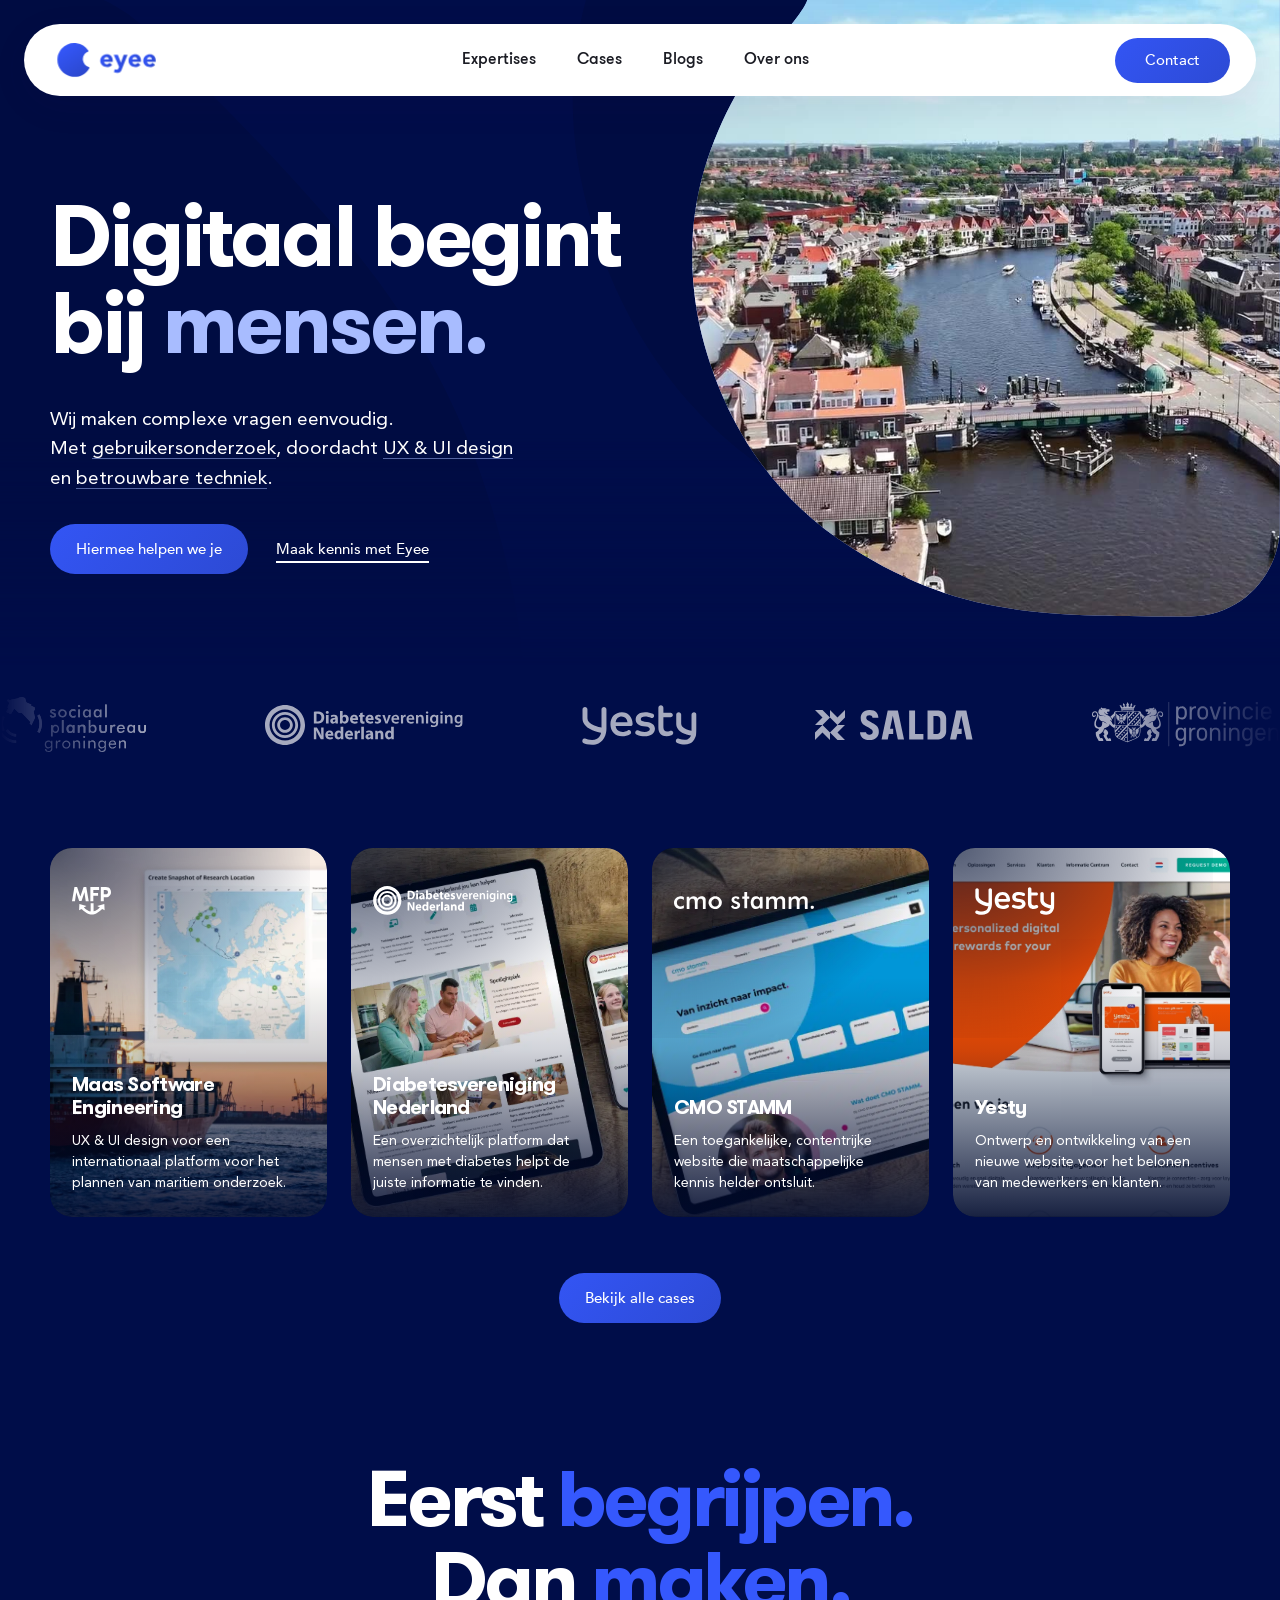
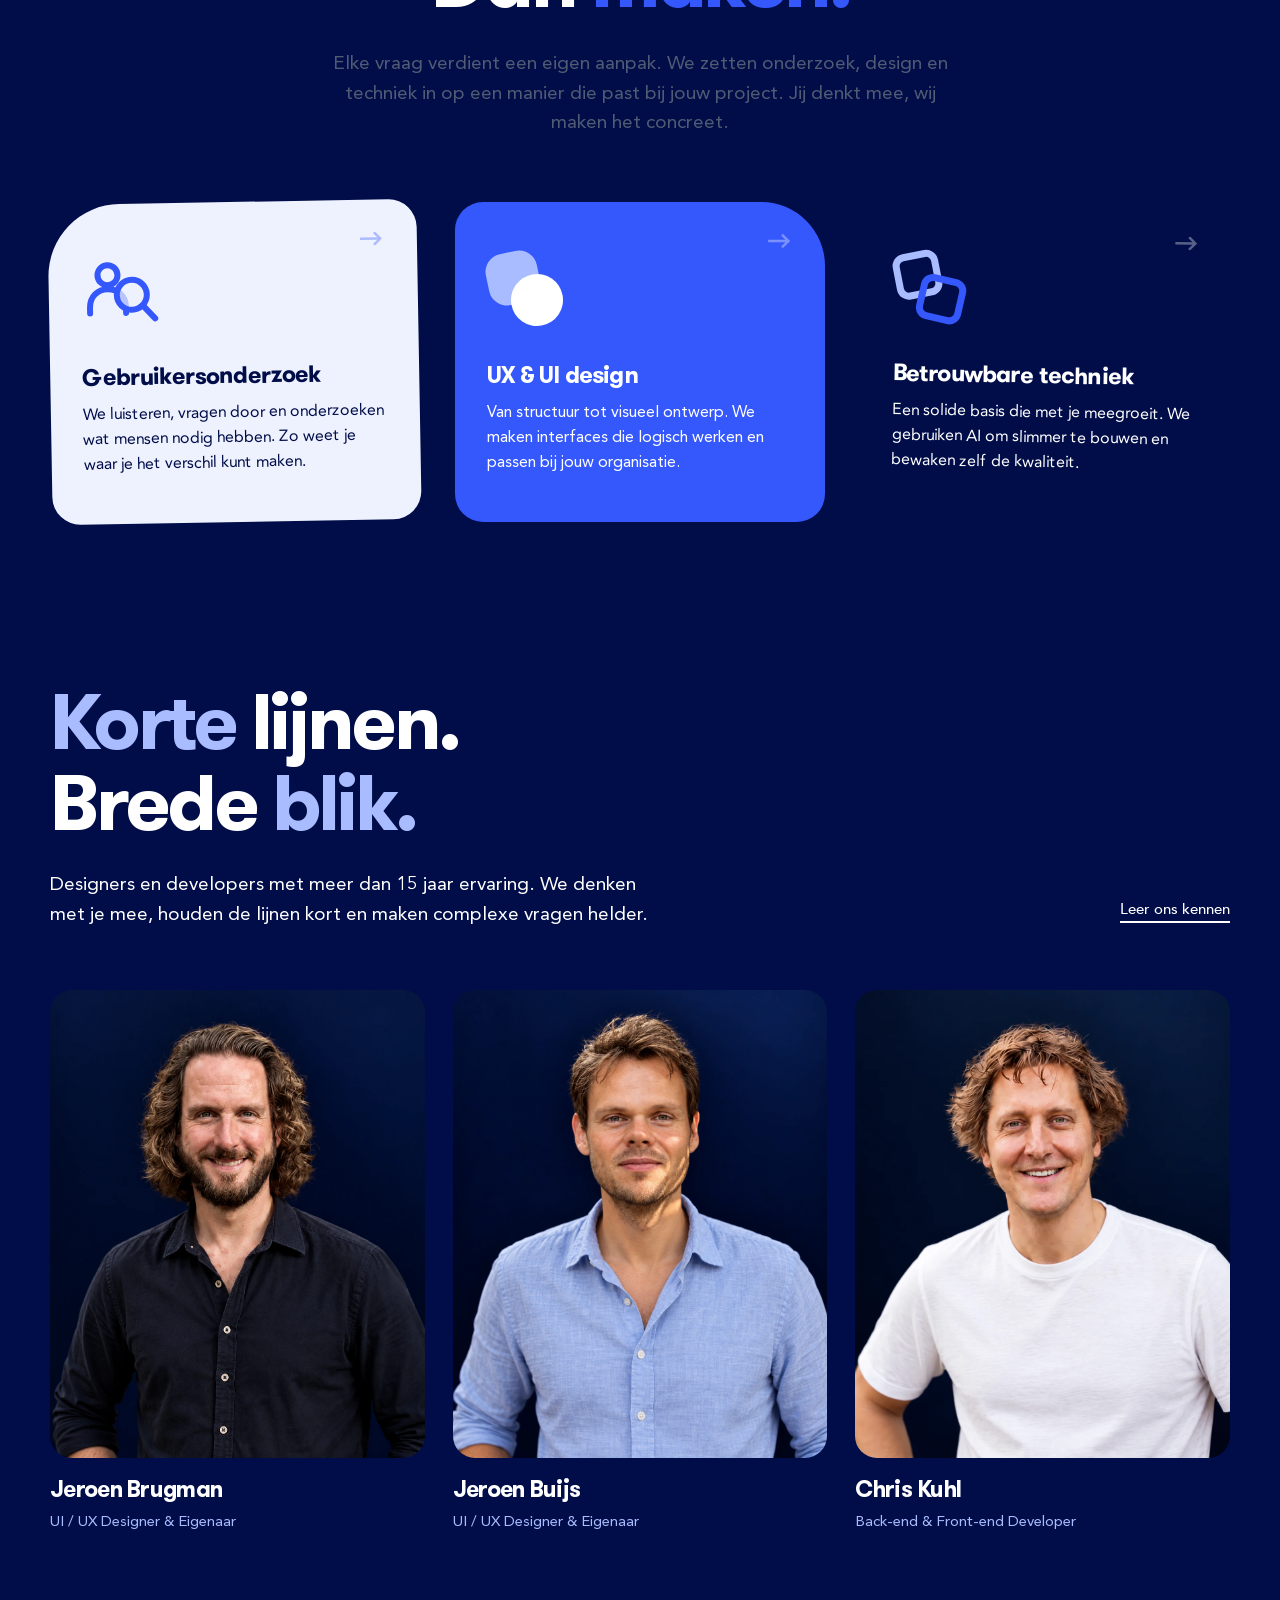
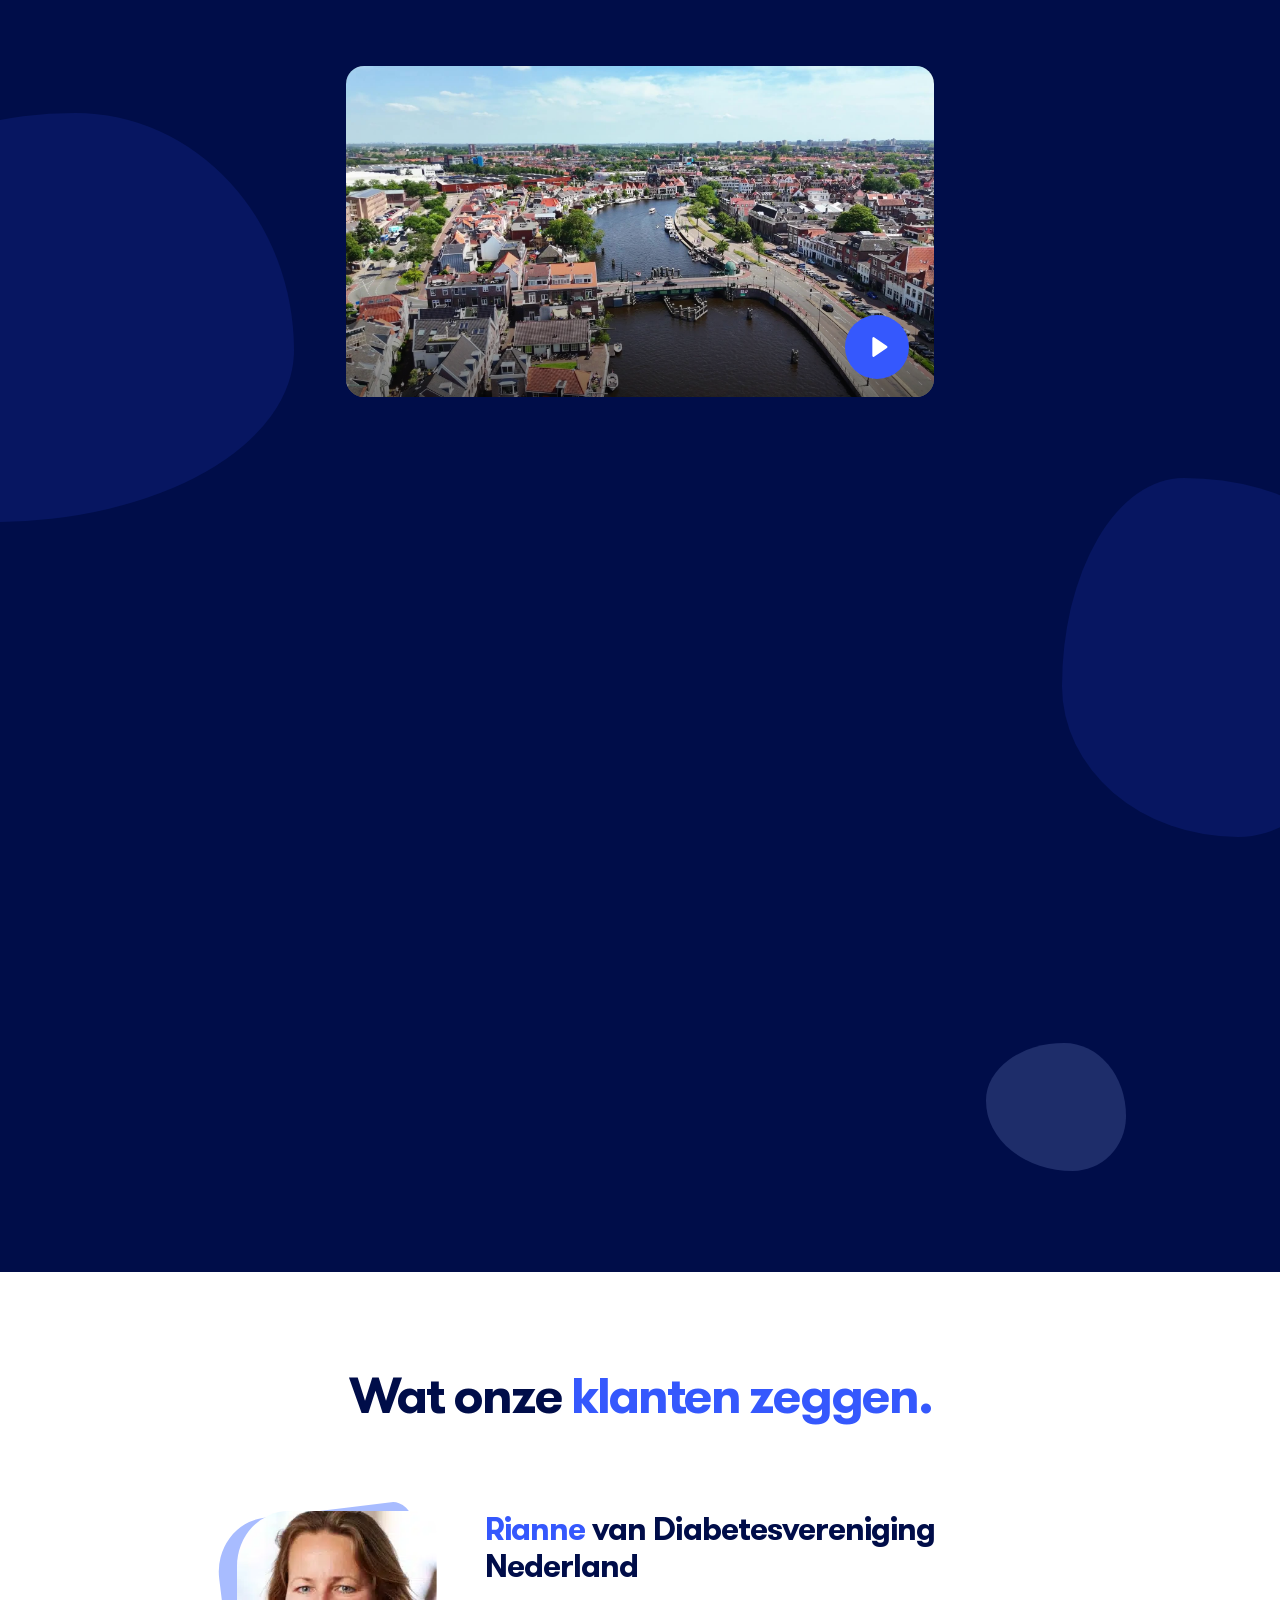
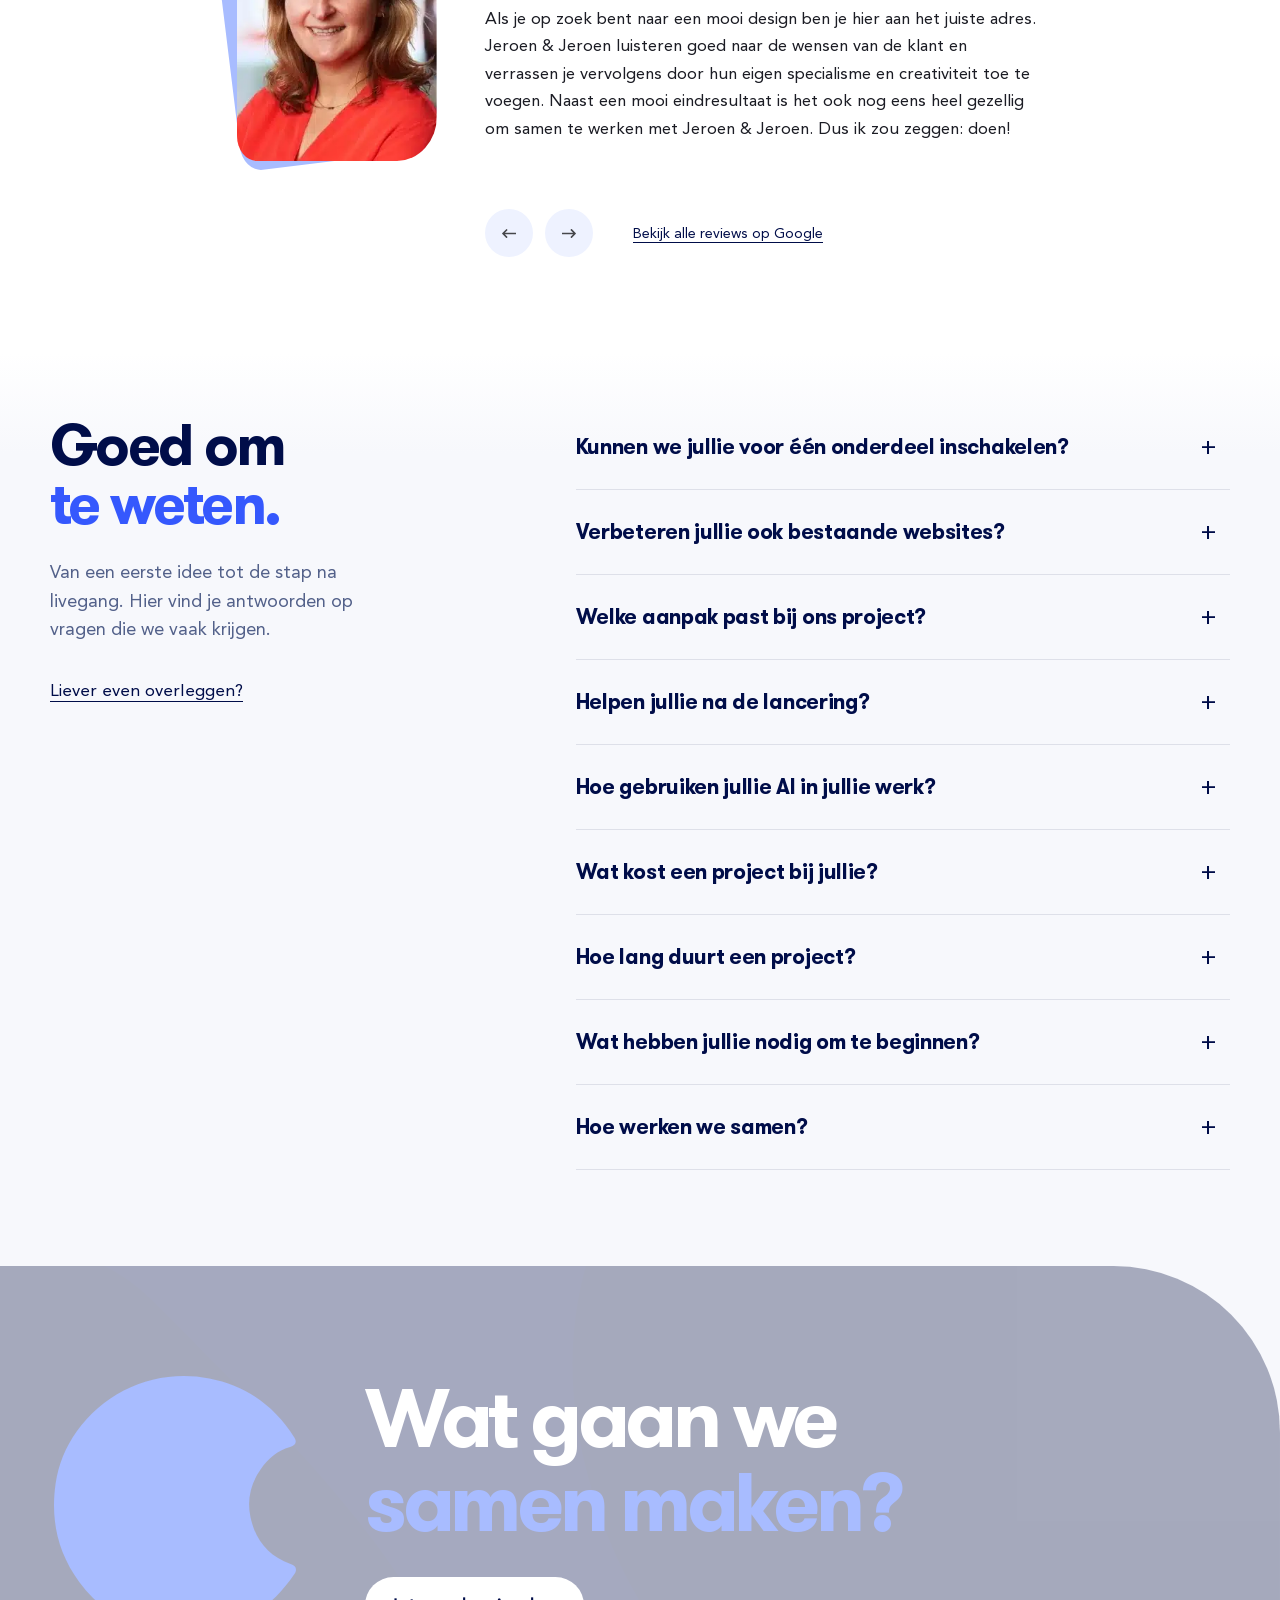
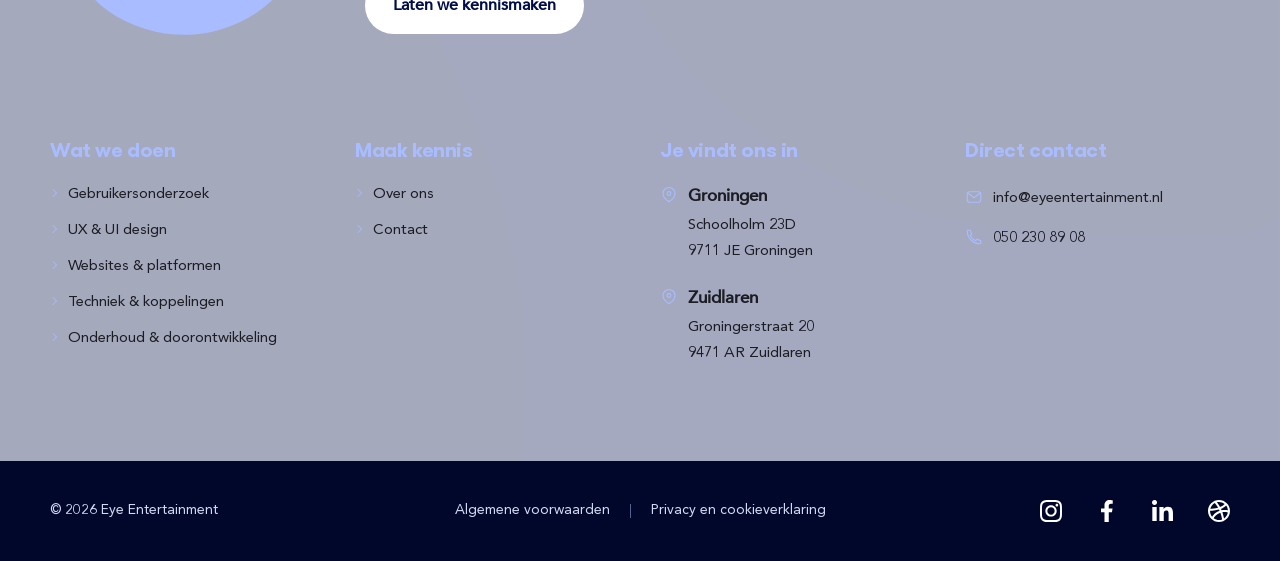
<file: Backup 15-10-2026/index.html>
<!doctype html>
<html lang="nl">
  <head>
    <meta charset="utf-8" />
    <meta name="viewport" content="width=device-width,initial-scale=1,viewport-fit=cover" />
    <title>Eyee — Digitale ervaringen die mensen verder helpen</title>
    <meta
      name="description"
      content="Eyee verbindt research, UX/UI design en development. Van de juiste vraag naar een digitaal product dat werkt. Menselijk bedacht. Slim gemaakt."
    />
    <link
      rel="icon"
      type="image/svg+xml"
      sizes="any"
      href="assets/favicon.svg?v=eyee-blue"
    />
    <link
      rel="stylesheet"
      href="style.css?v=20261015-wide-hero-two-lines"
    />
  </head>
  <body>
    <svg
      class="clip-definitions"
      width="0"
      height="0"
      aria-hidden="true"
      focusable="false"
    >
      <defs>
        <clipPath id="hero-photo-clip" clipPathUnits="objectBoundingBox">
          <path
            d="M.1973 0H.9997V.8546C.9997.9272.9377.9992.8481.9992C.5922.9992.4571.9992.2716.8875C.1407.8086.0512.6837.0139.5259C-.018.3747.0158.2579.0764.1527C.104.1054.1863.0316.1973 0Z"
          />
        </clipPath>
      </defs>
    </svg>
    <a class="skip" href="#werk">Naar de inhoud</a>
    <header class="header">
      <a class="brand" href="" aria-label="Eyee — pagina verversen"
        ><svg
          xmlns="http://www.w3.org/2000/svg"
          width="90"
          height="41"
          viewBox="0 0 90 41"
          fill="none"
          class="brand-full"
          aria-hidden="true"
          focusable="false"
        >
          <defs>
            <linearGradient
              id="brand-intro-paint0"
              x1="13.4575"
              y1="4.43108"
              x2="52.9433"
              y2="62.3048"
              gradientUnits="userSpaceOnUse"
            >
              <stop stop-color="#3558FD" />
              <stop offset="1" stop-color="#203597" />
            </linearGradient>
            <linearGradient
              id="brand-intro-paint1"
              x1="42.1681"
              y1="18.43"
              x2="67.1056"
              y2="24.2595"
              gradientUnits="userSpaceOnUse"
            >
              <stop stop-color="#3558FD" />
              <stop offset="1" stop-color="#203597" />
            </linearGradient>
            <linearGradient
              id="brand-intro-paint2"
              x1="53.6194"
              y1="19.8373"
              x2="81.7409"
              y2="24.9375"
              gradientUnits="userSpaceOnUse"
            >
              <stop stop-color="#3558FD" />
              <stop offset="1" stop-color="#203597" />
            </linearGradient>
            <linearGradient
              id="brand-intro-paint3"
              x1="66.2794"
              y1="18.43"
              x2="91.2169"
              y2="24.2595"
              gradientUnits="userSpaceOnUse"
            >
              <stop stop-color="#3558FD" />
              <stop offset="1" stop-color="#203597" />
            </linearGradient>
            <linearGradient
              id="brand-intro-paint4"
              x1="78.8712"
              y1="18.43"
              x2="103.809"
              y2="24.2595"
              gradientUnits="userSpaceOnUse"
            >
              <stop stop-color="#3558FD" />
              <stop offset="1" stop-color="#203597" />
            </linearGradient>
          </defs>
          <g class="brand-eye">
            <path
              fill-rule="evenodd"
              clip-rule="evenodd"
              d="M9.51439 10.8486C13.2551 7.12958 17.5127 5.4933 22.5822 6.22587C26.7355 6.82609 30.0108 8.91113 32.4223 12.3533C32.749 12.8196 32.5829 13.227 31.9892 13.418C30.5887 13.8686 29.6257 14.8354 28.8642 16.0403C27.8134 17.7027 27.5132 19.5148 28.0193 21.4101C28.6881 23.9138 30.2279 25.6642 32.778 26.4289C33.4064 26.6173 33.5839 26.9881 33.2454 27.5502C31.8733 29.8279 30.118 31.7046 27.7534 33.0201C24.336 34.9211 20.72 35.3688 16.9498 34.4121C13.9233 33.6442 11.3914 32.0325 9.37889 29.5688C6.7812 26.3884 5.79259 22.7843 6.13658 18.7898C6.32133 16.6434 7.01391 14.6473 8.17219 12.8304C8.64339 12.0914 9.15447 11.3779 9.51439 10.8486Z"
              fill="url(#brand-intro-paint0)"
            />
          </g>
          <g class="brand-word">
            <path
              d="M52.8066 24.5167C52.2946 25.1689 51.6474 25.6723 50.865 26.0268C50.0827 26.3813 49.2719 26.5586 48.4327 26.5586C47.6361 26.5586 46.8858 26.431 46.1817 26.1757C45.4776 25.9205 44.866 25.5553 44.3468 25.0803C43.8276 24.6053 43.4186 24.0346 43.1199 23.3681C42.8212 22.7016 42.6719 21.9572 42.6719 21.1348C42.6719 20.3123 42.8212 19.5679 43.1199 18.9014C43.4186 18.235 43.8276 17.6642 44.3468 17.1892C44.866 16.7142 45.4776 16.349 46.1817 16.0938C46.8858 15.8386 47.6361 15.7109 48.4327 15.7109C49.1723 15.7109 49.8444 15.8386 50.449 16.0938C51.0535 16.349 51.5656 16.7142 51.9852 17.1892C52.4048 17.6642 52.7284 18.235 52.956 18.9014C53.1836 19.5679 53.2974 20.3123 53.2974 21.1348V22.1344H45.8723C46.0003 22.7442 46.2777 23.2298 46.7044 23.5914C47.1312 23.953 47.6575 24.1338 48.2833 24.1338C48.8096 24.1338 49.2541 24.0168 49.6169 23.7829C49.9796 23.5489 50.2961 23.2476 50.5663 22.8789L52.8066 24.5167ZM50.0969 19.9649C50.1111 19.4261 49.9333 18.9652 49.5635 18.5824C49.1937 18.1995 48.7172 18.0081 48.134 18.0081C47.7784 18.0081 47.4654 18.0648 47.1952 18.1782C46.9249 18.2917 46.6938 18.437 46.5017 18.6143C46.3097 18.7915 46.1604 18.9971 46.0537 19.2311C45.947 19.4651 45.8866 19.7097 45.8723 19.9649H50.0969Z"
              fill="url(#brand-intro-paint1)"
            />
            <path
              d="M61.2168 27.9841C61.0034 28.5371 60.7972 29.0263 60.598 29.4517C60.3989 29.8771 60.1464 30.2352 59.8406 30.5258C59.5348 30.8165 59.1471 31.0363 58.6777 31.1852C58.2083 31.3341 57.5896 31.4085 56.8215 31.4085C55.9965 31.4085 55.1999 31.2809 54.4318 31.0257L54.8585 28.4095C55.3422 28.6222 55.84 28.7285 56.3521 28.7285C56.7077 28.7285 56.9993 28.6895 57.2269 28.6116C57.4545 28.5336 57.6429 28.4201 57.7923 28.2712C57.9416 28.1223 58.0661 27.9416 58.1657 27.7289C58.2652 27.5162 58.3719 27.268 58.4857 26.9844L58.7204 26.3889L54.1758 15.9666H57.6323L60.2993 22.7942H60.342L62.625 15.9666H65.9108L61.2168 27.9841Z"
              fill="url(#brand-intro-paint2)"
            />
            <path
              d="M76.918 24.5167C76.4059 25.1689 75.7587 25.6723 74.9764 26.0268C74.194 26.3813 73.3832 26.5586 72.544 26.5586C71.7475 26.5586 70.9971 26.431 70.293 26.1757C69.5889 25.9205 68.9773 25.5553 68.4581 25.0803C67.9389 24.6053 67.53 24.0346 67.2313 23.3681C66.9326 22.7016 66.7832 21.9572 66.7832 21.1348C66.7832 20.3123 66.9326 19.5679 67.2313 18.9014C67.53 18.235 67.9389 17.6642 68.4581 17.1892C68.9773 16.7142 69.5889 16.349 70.293 16.0938C70.9971 15.8386 71.7475 15.7109 72.544 15.7109C73.2837 15.7109 73.9558 15.8386 74.5603 16.0938C75.1648 16.349 75.6769 16.7142 76.0965 17.1892C76.5161 17.6642 76.8397 18.235 77.0673 18.9014C77.2949 19.5679 77.4087 20.3123 77.4087 21.1348V22.1344H69.9837C70.1117 22.7442 70.389 23.2298 70.8158 23.5914C71.2425 23.953 71.7688 24.1338 72.3947 24.1338C72.921 24.1338 73.3655 24.0168 73.7282 23.7829C74.0909 23.5489 74.4074 23.2476 74.6776 22.8789L76.918 24.5167ZM74.2082 19.9649C74.2225 19.4261 74.0447 18.9652 73.6748 18.5824C73.305 18.1995 72.8285 18.0081 72.2453 18.0081C71.8897 18.0081 71.5768 18.0648 71.3065 18.1782C71.0362 18.2917 70.8051 18.437 70.6131 18.6143C70.421 18.7915 70.2717 18.9971 70.165 19.2311C70.0583 19.4651 69.9979 19.7097 69.9837 19.9649H74.2082Z"
              fill="url(#brand-intro-paint3)"
            />
            <path
              d="M89.5098 24.5167C88.9977 25.1689 88.3505 25.6723 87.5682 26.0268C86.7858 26.3813 85.975 26.5586 85.1358 26.5586C84.3393 26.5586 83.5889 26.431 82.8848 26.1757C82.1807 25.9205 81.5691 25.5553 81.0499 25.0803C80.5307 24.6053 80.1218 24.0346 79.8231 23.3681C79.5244 22.7016 79.375 21.9572 79.375 21.1348C79.375 20.3123 79.5244 19.5679 79.8231 18.9014C80.1218 18.235 80.5307 17.6642 81.0499 17.1892C81.5691 16.7142 82.1807 16.349 82.8848 16.0938C83.5889 15.8386 84.3393 15.7109 85.1358 15.7109C85.8755 15.7109 86.5476 15.8386 87.1521 16.0938C87.7566 16.349 88.2687 16.7142 88.6883 17.1892C89.1079 17.6642 89.4315 18.235 89.6591 18.9014C89.8867 19.5679 90.0005 20.3123 90.0005 21.1348V22.1344H82.5755C82.7035 22.7442 82.9808 23.2298 83.4076 23.5914C83.8343 23.953 84.3606 24.1338 84.9865 24.1338C85.5128 24.1338 85.9573 24.0168 86.32 23.7829C86.6827 23.5489 86.9992 23.2476 87.2694 22.8789L89.5098 24.5167ZM86.8 19.9649C86.8143 19.4261 86.6365 18.9652 86.2666 18.5824C85.8968 18.1995 85.4203 18.0081 84.8371 18.0081C84.4815 18.0081 84.1686 18.0648 83.8983 18.1782C83.628 18.2917 83.3969 18.437 83.2049 18.6143C83.0128 18.7915 82.8635 18.9971 82.7568 19.2311C82.6501 19.4651 82.5897 19.7097 82.5755 19.9649H86.8Z"
              fill="url(#brand-intro-paint4)"
            />
          </g></svg
        ><img
          class="brand-symbol"
          src="assets/beeldmerk.svg?v=4fdb95ffe9"
          alt=""
          aria-hidden="true"
      /></a>
      <nav class="desktop-nav" aria-label="Hoofdnavigatie">
        <a href="https://eye-entertainment.nl/expertises/">Expertises</a
        ><a href="#werk">Cases</a
        ><a href="https://eye-entertainment.nl/blogs/">Blogs</a
        ><a href="#over">Over ons</a>
      </nav>
      <div class="header-actions">
        <a class="contact-link" href="#contact"
          >Contact
          <span aria-hidden="true"
            ><img
              src="assets/arrow-right-white.svg"
              width="14"
              height="9"
              alt="" /></span></a
        ><button
          class="menu-toggle"
          type="button"
          aria-label="Menu openen"
          aria-haspopup="dialog"
          aria-controls="menu"
          aria-expanded="false"
        >
          <img src="assets/icon-menu.svg" width="25" height="21" alt="" aria-hidden="true" />
        </button>
      </div>
    </header>
    <dialog id="menu" class="menu-dialog" aria-labelledby="menu-title">
      <div class="menu-top">
        <span class="wordmark">Eyee</span
        ><button class="menu-close" type="button">
          Sluiten <span>×</span>
        </button>
      </div>
      <div class="menu-layout">
        <div>
          <p class="eyebrow" id="menu-title">Een frisse blik begint hier</p>
          <nav aria-label="Uitgebreide navigatie">
            <a href="https://eye-entertainment.nl/expertises/"
              >Expertises <span>→</span></a
            ><a href="#werk">Cases <span>→</span></a
            ><a href="https://eye-entertainment.nl/blogs/"
              >Blogs <span>→</span></a
            ><a href="#over">Over ons <span>→</span></a
            ><a href="#contact">Contact <span>→</span></a>
          </nav>
        </div>
        <aside>
          <p>Een goed gesprek.<br />Een nieuw perspectief.</p>
          <a href="mailto:info@eyeentertainment.nl">info@eyeentertainment.nl</a
          ><a href="tel:+31502308908">050 230 89 08</a
          ><small>Groningen & Zuidlaren</small>
        </aside>
      </div>
    </dialog>
    <main id="home">
      <section
        class="hero"
        data-scroll-bg="#000D49"
        aria-labelledby="hero-title"
      >
        <div class="hero-copy">
          <div class="hero-shapes" aria-hidden="true">
            <span class="shape-disc"></span><span class="shape-dot"></span
            ><span class="shape-bottom"></span>
          </div>
          <div class="hero-portrait">
            <picture class="hero-video-poster">
              <source media="(max-width: 650px)" srcset="assets/eyee-showreel-hero-mobile-poster.jpg" />
              <img src="assets/eyee-showreel-hero-desktop-poster.jpg" width="800" height="840" alt="Dronebeeld van de stad" fetchpriority="high" />
            </picture>
            <video id="hero-video" class="hero-video" muted loop playsinline preload="none" aria-hidden="true"></video>
          </div>
          <h1 id="hero-title">Digitaal begint<br />bij <em>mensen.</em></h1>
          <div class="hero-bottom">
            <p>
              Wij maken complexe vragen eenvoudig.<br />Met
              <a class="hero-service-link" href="#gebruikersonderzoek"
                >gebruikersonderzoek</a
              >, doordacht
              <a class="hero-service-link" href="#ux-ui-design"
                >UX &amp; UI design</a
              >
              <span class="hero-tech-phrase"
                >en
                <a class="hero-service-link" href="#betrouwbare-techniek"
                  >betrouwbare techniek</a
                >.</span
              >
            </p>
            <div class="hero-actions">
              <a class="hero-cta hero-cta-primary" href="#aanpak"
                >Hiermee helpen we je<span aria-hidden="true"
                  ><img
                    src="assets/arrow-right-white.svg"
                    width="14"
                    height="9"
                    alt="" /></span></a
              ><a class="hero-cta hero-cta-secondary" href="#over"
                >Maak kennis met Eyee</a
              >
            </div>
          </div>
        </div>
      </section>

      <section
        class="client-wall section client-strip"
        data-scroll-bg="#000d49"
        aria-label="Een selectie van onze opdrachtgevers"
      >
        <svg width="0" height="0" aria-hidden="true" focusable="false" style="position: absolute"><defs><filter id="client-logo-tint" color-interpolation-filters="sRGB"><feColorMatrix type="saturate" values="0"/><feComponentTransfer><feFuncR type="table" tableValues="0 0 1"/><feFuncG type="table" tableValues="0 0 1"/><feFuncB type="table" tableValues="0 0 1"/></feComponentTransfer><feColorMatrix type="matrix" values="0.67451 0 0 0 0.32549 0 0.61961 0 0 0.38039 0 0 0.45882 0 0.54118 0 0 0 1 0"/></filter></defs></svg>
        <article class="eyee-logoslider-wrapper" style="--duration: 40s">
          <div class="marquee">
            <div class="marquee__group">
              <div class="r r1">
                <a
                  target="_blank"
                  rel="noopener noreferrer"
                  href="https://eye-entertainment.nl/opdrachtgevers/sociaal-planbureau-groningen/"
                  class="logo-item"
                  ><img
                    class="logo-img first"
                    style="height: 55px"
                    src="assets/client-slider-49620bfa6d33.svg"
                    alt="Sociaal Planbureau Groningen" /><img
                    class="logo-img second"
                    style="height: 55px"
                    src="assets/client-slider-d979b75b858e.svg"
                    alt="Sociaal Planbureau Groningen" /></a
                ><a
                  target="_blank"
                  rel="noopener noreferrer"
                  href="https://eye-entertainment.nl/opdrachtgevers/diabetesvereniging-nederland/"
                  class="logo-item"
                  ><img
                    class="logo-img first"
                    style="height: 40px"
                    src="assets/client-slider-cfbfcf48ce87.svg"
                    alt="Diabetesvereniging Nederland" /><img
                    class="logo-img second"
                    style="height: 40px"
                    src="assets/client-slider-b6ab68667841.svg"
                    alt="Diabetesvereniging Nederland" /></a
                ><a
                  target="_blank"
                  rel="noopener noreferrer"
                  href="https://eye-entertainment.nl/opdrachtgevers/yesty/"
                  class="logo-item"
                  ><img
                    class="logo-img first"
                    style="height: 40px"
                    src="assets/client-slider-f21b3d1928e7.svg"
                    alt="Yesty" /><img
                    class="logo-img second"
                    style="height: 40px"
                    src="assets/client-slider-37b8ec7cb5c3.svg"
                    alt="Yesty" /></a
                ><a
                  target="_blank"
                  rel="noopener noreferrer"
                  href="https://eye-entertainment.nl/opdrachtgevers/salda/"
                  class="logo-item"
                  ><img
                    class="logo-img first"
                    style="height: 30px"
                    src="assets/client-slider-20cdc62dc676.svg"
                    alt="Salda" /><img
                    class="logo-img second"
                    style="height: 30px"
                    src="assets/client-slider-1c26e1fbf0e0.svg"
                    alt="Salda" /></a
                ><a
                  target="_blank"
                  rel="noopener noreferrer"
                  href="https://eye-entertainment.nl/opdrachtgevers/provincie-groningen/"
                  class="logo-item"
                  ><img
                    class="logo-img first"
                    style="height: 45px"
                    src="assets/client-slider-98b4e5aa6078.svg"
                    alt="Provincie Groningen" /><img
                    class="logo-img second"
                    style="height: 45px"
                    src="assets/client-slider-f69f68d73787.svg"
                    alt="Provincie Groningen" /></a
                ><a
                  target="_blank"
                  rel="noopener noreferrer"
                  href="https://eye-entertainment.nl/opdrachtgevers/gullimex/"
                  class="logo-item"
                  ><img
                    class="logo-img first"
                    style="height: 40px"
                    src="assets/client-slider-445c90ca2f07.svg"
                    alt="Gullimex" /><img
                    class="logo-img second"
                    style="height: 40px"
                    src="assets/client-slider-22fb444d3d4b.svg"
                    alt="Gullimex" /></a
                ><a
                  target="_blank"
                  rel="noopener noreferrer"
                  href="https://eye-entertainment.nl/opdrachtgevers/trendbureau-drenthe/"
                  class="logo-item"
                  ><img
                    class="logo-img first"
                    style="height: 55px"
                    src="assets/client-slider-09e43a5abc71.svg"
                    alt="Trendbureau Drenthe" /><img
                    class="logo-img second"
                    style="height: 55px"
                    src="assets/client-slider-fa4d386a071c.svg"
                    alt="Trendbureau Drenthe" /></a
                ><a
                  target="_blank"
                  rel="noopener noreferrer"
                  href="https://eye-entertainment.nl/opdrachtgevers/the-indian-maharadja/"
                  class="logo-item"
                  ><img
                    class="logo-img first"
                    style="height: 55px"
                    src="assets/client-slider-2ef7be026399.svg"
                    alt="The Indian Maharadja" /><img
                    class="logo-img second"
                    style="height: 55px"
                    src="assets/client-slider-12ba22347359.svg"
                    alt="The Indian Maharadja" /></a
                ><a
                  target="_blank"
                  rel="noopener noreferrer"
                  href="https://eye-entertainment.nl/opdrachtgevers/cmo-stamm/"
                  class="logo-item"
                  ><img
                    class="logo-img first"
                    style="height: 20px"
                    src="assets/client-slider-2c8688d3161d.svg"
                    alt="CMO STAMM" /><img
                    class="logo-img second"
                    style="height: 20px"
                    src="assets/client-slider-e0a81075a2fe.svg"
                    alt="CMO STAMM" /></a
                ><a
                  target="_blank"
                  rel="noopener noreferrer"
                  href="https://eye-entertainment.nl/opdrachtgevers/101bhv/"
                  class="logo-item"
                  ><img
                    class="logo-img first"
                    style="height: 50px"
                    src="assets/logo-101bhv.svg"
                    alt="101BHV" /><img
                    class="logo-img second"
                    style="height: 50px"
                    src="assets/logo-101bhv.svg"
                    alt="101BHV" /></a
                ><a
                  target="_blank"
                  rel="noopener noreferrer"
                  href="https://eye-entertainment.nl/opdrachtgevers/beach-wagon/"
                  class="logo-item"
                  ><img
                    class="logo-img first"
                    style="height: 50px"
                    src="assets/client-slider-8bf4eac66f78.svg"
                    alt="Beach Wagon" /><img
                    class="logo-img second"
                    style="height: 50px"
                    src="assets/client-slider-cc38c21f6e75.svg"
                    alt="Beach Wagon"
                /></a>
              </div>
              <div class="r r2">
                <a
                  target="_blank"
                  rel="noopener noreferrer"
                  href="https://eye-entertainment.nl/opdrachtgevers/provincie-drenthe/"
                  class="logo-item"
                  ><img
                    class="logo-img first"
                    style="height: 30px"
                    src="assets/client-slider-f61c9474a30e.svg"
                    alt="Provincie Drenthe" /><img
                    class="logo-img second"
                    style="height: 30px"
                    src="assets/client-slider-0d6a410d7923.svg"
                    alt="Provincie Drenthe" /></a
                ><a
                  target="_blank"
                  rel="noopener noreferrer"
                  href="https://eye-entertainment.nl/opdrachtgevers/bijscholing-instituut-voor-therapeuten/"
                  class="logo-item"
                  ><img
                    class="logo-img first"
                    style="height: 50px"
                    src="assets/client-slider-2dab9fa09766.svg"
                    alt="Bijscholing Instituut voor Therapeuten" /><img
                    class="logo-img second"
                    style="height: 50px"
                    src="assets/client-slider-e326ccbe0055.svg"
                    alt="Bijscholing Instituut voor Therapeuten" /></a
                ><a
                  target="_blank"
                  rel="noopener noreferrer"
                  href="https://eye-entertainment.nl/opdrachtgevers/drenthe-samen-gezond-in-beweging/"
                  class="logo-item"
                  ><img
                    class="logo-img first"
                    style="height: 55px"
                    src="assets/client-slider-0d7324493cc4.svg"
                    alt="Drenthe samen gezond in beweging" /><img
                    class="logo-img second"
                    style="height: 55px"
                    src="assets/client-slider-bd69c027354d.svg"
                    alt="Drenthe samen gezond in beweging" /></a
                ><a
                  target="_blank"
                  rel="noopener noreferrer"
                  href="https://eye-entertainment.nl/opdrachtgevers/de-print-partner/"
                  class="logo-item"
                  ><img
                    class="logo-img first"
                    style="height: 25px"
                    src="assets/client-slider-4edae6386b6f.svg"
                    alt="De Print Partner" /><img
                    class="logo-img second"
                    style="height: 25px"
                    src="assets/client-slider-3826d83f4b29.svg"
                    alt="De Print Partner" /></a
                ><a
                  target="_blank"
                  rel="noopener noreferrer"
                  href="https://eye-entertainment.nl/opdrachtgevers/horecagoedkoop/"
                  class="logo-item"
                  ><img
                    class="logo-img first"
                    style="height: 40px"
                    src="assets/logo-horecagoedkoop.svg"
                    alt="Horecagoedkoop" /><img
                    class="logo-img second"
                    style="height: 40px"
                    src="assets/logo-horecagoedkoop.svg"
                    alt="Horecagoedkoop" /></a
                ><a
                  target="_blank"
                  rel="noopener noreferrer"
                  href="https://eye-entertainment.nl/opdrachtgevers/gooze/"
                  class="logo-item"
                  ><img
                    class="logo-img first"
                    style="height: 25px"
                    src="assets/client-slider-388b2e9fd227.svg"
                    alt="Gooze" /><img
                    class="logo-img second"
                    style="height: 25px"
                    src="assets/client-slider-c85b772190b2.svg"
                    alt="Gooze" /></a
                ><a
                  target="_blank"
                  rel="noopener noreferrer"
                  href="https://eye-entertainment.nl/opdrachtgevers/ukraine-food/"
                  class="logo-item"
                  ><img
                    class="logo-img first"
                    style="height: 45px"
                    src="assets/client-slider-0225ca1ac8ce.svg"
                    alt="Ukraine Food" /><img
                    class="logo-img second"
                    style="height: 45px"
                    src="assets/client-slider-76e9012f9a93.svg"
                    alt="Ukraine Food" /></a
                ><a
                  target="_blank"
                  rel="noopener noreferrer"
                  href="https://eye-entertainment.nl/opdrachtgevers/symphony-travel/"
                  class="logo-item"
                  ><img
                    class="logo-img first"
                    style="height: 18px"
                    src="assets/client-slider-e2c19cee3662.svg"
                    alt="Symphony Travel" /><img
                    class="logo-img second"
                    style="height: 18px"
                    src="assets/client-slider-d179adf80a6d.svg"
                    alt="Symphony Travel" /></a
                ><a
                  target="_blank"
                  rel="noopener noreferrer"
                  href="https://eye-entertainment.nl/opdrachtgevers/kwekerij-arborealis/"
                  class="logo-item"
                  ><img
                    class="logo-img first"
                    style="height: 58px"
                    src="assets/client-slider-39ddb00eded8.svg"
                    alt="Kwekerij Arborealis" /><img
                    class="logo-img second"
                    style="height: 58px"
                    src="assets/client-slider-19d0163aee39.svg"
                    alt="Kwekerij Arborealis" /></a
                ><a
                  target="_blank"
                  rel="noopener noreferrer"
                  href="https://eye-entertainment.nl/opdrachtgevers/groenstudio-schone/"
                  class="logo-item"
                  ><img
                    class="logo-img first"
                    style="height: 50px"
                    src="assets/client-slider-b425ba609ca0.svg"
                    alt="Groenstudio Schöne" /><img
                    class="logo-img second"
                    style="height: 50px"
                    src="assets/client-slider-84a78badd6fb.svg"
                    alt="Groenstudio Schöne" /></a
                ><a
                  target="_blank"
                  rel="noopener noreferrer"
                  href="https://eye-entertainment.nl/opdrachtgevers/spijs/"
                  class="logo-item"
                  ><img
                    class="logo-img first"
                    style="height: 50px"
                    src="assets/client-slider-674fae9d6617.svg"
                    alt="Spijs" /><img
                    class="logo-img second"
                    style="height: 50px"
                    src="assets/client-slider-3f1501114a78.svg"
                    alt="Spijs"
                /></a>
              </div>
            </div>
            <div aria-hidden="true" class="marquee__group" inert>
              <div class="r r1">
                <a
                  target="_blank"
                  rel="noopener noreferrer"
                  href="https://eye-entertainment.nl/opdrachtgevers/sociaal-planbureau-groningen/"
                  class="logo-item"
                  ><img
                    class="logo-img first"
                    style="height: 55px"
                    src="assets/client-slider-49620bfa6d33.svg"
                    alt="Sociaal Planbureau Groningen" /><img
                    class="logo-img second"
                    style="height: 55px"
                    src="assets/client-slider-d979b75b858e.svg"
                    alt="Sociaal Planbureau Groningen" /></a
                ><a
                  target="_blank"
                  rel="noopener noreferrer"
                  href="https://eye-entertainment.nl/opdrachtgevers/diabetesvereniging-nederland/"
                  class="logo-item"
                  ><img
                    class="logo-img first"
                    style="height: 40px"
                    src="assets/client-slider-cfbfcf48ce87.svg"
                    alt="Diabetesvereniging Nederland" /><img
                    class="logo-img second"
                    style="height: 40px"
                    src="assets/client-slider-b6ab68667841.svg"
                    alt="Diabetesvereniging Nederland" /></a
                ><a
                  target="_blank"
                  rel="noopener noreferrer"
                  href="https://eye-entertainment.nl/opdrachtgevers/yesty/"
                  class="logo-item"
                  ><img
                    class="logo-img first"
                    style="height: 40px"
                    src="assets/client-slider-f21b3d1928e7.svg"
                    alt="Yesty" /><img
                    class="logo-img second"
                    style="height: 40px"
                    src="assets/client-slider-37b8ec7cb5c3.svg"
                    alt="Yesty" /></a
                ><a
                  target="_blank"
                  rel="noopener noreferrer"
                  href="https://eye-entertainment.nl/opdrachtgevers/salda/"
                  class="logo-item"
                  ><img
                    class="logo-img first"
                    style="height: 30px"
                    src="assets/client-slider-20cdc62dc676.svg"
                    alt="Salda" /><img
                    class="logo-img second"
                    style="height: 30px"
                    src="assets/client-slider-1c26e1fbf0e0.svg"
                    alt="Salda" /></a
                ><a
                  target="_blank"
                  rel="noopener noreferrer"
                  href="https://eye-entertainment.nl/opdrachtgevers/provincie-groningen/"
                  class="logo-item"
                  ><img
                    class="logo-img first"
                    style="height: 45px"
                    src="assets/client-slider-98b4e5aa6078.svg"
                    alt="Provincie Groningen" /><img
                    class="logo-img second"
                    style="height: 45px"
                    src="assets/client-slider-f69f68d73787.svg"
                    alt="Provincie Groningen" /></a
                ><a
                  target="_blank"
                  rel="noopener noreferrer"
                  href="https://eye-entertainment.nl/opdrachtgevers/gullimex/"
                  class="logo-item"
                  ><img
                    class="logo-img first"
                    style="height: 40px"
                    src="assets/client-slider-445c90ca2f07.svg"
                    alt="Gullimex" /><img
                    class="logo-img second"
                    style="height: 40px"
                    src="assets/client-slider-22fb444d3d4b.svg"
                    alt="Gullimex" /></a
                ><a
                  target="_blank"
                  rel="noopener noreferrer"
                  href="https://eye-entertainment.nl/opdrachtgevers/trendbureau-drenthe/"
                  class="logo-item"
                  ><img
                    class="logo-img first"
                    style="height: 55px"
                    src="assets/client-slider-09e43a5abc71.svg"
                    alt="Trendbureau Drenthe" /><img
                    class="logo-img second"
                    style="height: 55px"
                    src="assets/client-slider-fa4d386a071c.svg"
                    alt="Trendbureau Drenthe" /></a
                ><a
                  target="_blank"
                  rel="noopener noreferrer"
                  href="https://eye-entertainment.nl/opdrachtgevers/the-indian-maharadja/"
                  class="logo-item"
                  ><img
                    class="logo-img first"
                    style="height: 55px"
                    src="assets/client-slider-2ef7be026399.svg"
                    alt="The Indian Maharadja" /><img
                    class="logo-img second"
                    style="height: 55px"
                    src="assets/client-slider-12ba22347359.svg"
                    alt="The Indian Maharadja" /></a
                ><a
                  target="_blank"
                  rel="noopener noreferrer"
                  href="https://eye-entertainment.nl/opdrachtgevers/cmo-stamm/"
                  class="logo-item"
                  ><img
                    class="logo-img first"
                    style="height: 20px"
                    src="assets/client-slider-2c8688d3161d.svg"
                    alt="CMO STAMM" /><img
                    class="logo-img second"
                    style="height: 20px"
                    src="assets/client-slider-e0a81075a2fe.svg"
                    alt="CMO STAMM" /></a
                ><a
                  target="_blank"
                  rel="noopener noreferrer"
                  href="https://eye-entertainment.nl/opdrachtgevers/101bhv/"
                  class="logo-item"
                  ><img
                    class="logo-img first"
                    style="height: 50px"
                    src="assets/logo-101bhv.svg"
                    alt="101BHV" /><img
                    class="logo-img second"
                    style="height: 50px"
                    src="assets/logo-101bhv.svg"
                    alt="101BHV" /></a
                ><a
                  target="_blank"
                  rel="noopener noreferrer"
                  href="https://eye-entertainment.nl/opdrachtgevers/beach-wagon/"
                  class="logo-item"
                  ><img
                    class="logo-img first"
                    style="height: 50px"
                    src="assets/client-slider-8bf4eac66f78.svg"
                    alt="Beach Wagon" /><img
                    class="logo-img second"
                    style="height: 50px"
                    src="assets/client-slider-cc38c21f6e75.svg"
                    alt="Beach Wagon"
                /></a>
              </div>
              <div class="r r2">
                <a
                  target="_blank"
                  rel="noopener noreferrer"
                  href="https://eye-entertainment.nl/opdrachtgevers/provincie-drenthe/"
                  class="logo-item"
                  ><img
                    class="logo-img first"
                    style="height: 30px"
                    src="assets/client-slider-f61c9474a30e.svg"
                    alt="Provincie Drenthe" /><img
                    class="logo-img second"
                    style="height: 30px"
                    src="assets/client-slider-0d6a410d7923.svg"
                    alt="Provincie Drenthe" /></a
                ><a
                  target="_blank"
                  rel="noopener noreferrer"
                  href="https://eye-entertainment.nl/opdrachtgevers/bijscholing-instituut-voor-therapeuten/"
                  class="logo-item"
                  ><img
                    class="logo-img first"
                    style="height: 50px"
                    src="assets/client-slider-2dab9fa09766.svg"
                    alt="Bijscholing Instituut voor Therapeuten" /><img
                    class="logo-img second"
                    style="height: 50px"
                    src="assets/client-slider-e326ccbe0055.svg"
                    alt="Bijscholing Instituut voor Therapeuten" /></a
                ><a
                  target="_blank"
                  rel="noopener noreferrer"
                  href="https://eye-entertainment.nl/opdrachtgevers/drenthe-samen-gezond-in-beweging/"
                  class="logo-item"
                  ><img
                    class="logo-img first"
                    style="height: 55px"
                    src="assets/client-slider-0d7324493cc4.svg"
                    alt="Drenthe samen gezond in beweging" /><img
                    class="logo-img second"
                    style="height: 55px"
                    src="assets/client-slider-bd69c027354d.svg"
                    alt="Drenthe samen gezond in beweging" /></a
                ><a
                  target="_blank"
                  rel="noopener noreferrer"
                  href="https://eye-entertainment.nl/opdrachtgevers/de-print-partner/"
                  class="logo-item"
                  ><img
                    class="logo-img first"
                    style="height: 25px"
                    src="assets/client-slider-4edae6386b6f.svg"
                    alt="De Print Partner" /><img
                    class="logo-img second"
                    style="height: 25px"
                    src="assets/client-slider-3826d83f4b29.svg"
                    alt="De Print Partner" /></a
                ><a
                  target="_blank"
                  rel="noopener noreferrer"
                  href="https://eye-entertainment.nl/opdrachtgevers/horecagoedkoop/"
                  class="logo-item"
                  ><img
                    class="logo-img first"
                    style="height: 40px"
                    src="assets/logo-horecagoedkoop.svg"
                    alt="Horecagoedkoop" /><img
                    class="logo-img second"
                    style="height: 40px"
                    src="assets/logo-horecagoedkoop.svg"
                    alt="Horecagoedkoop" /></a
                ><a
                  target="_blank"
                  rel="noopener noreferrer"
                  href="https://eye-entertainment.nl/opdrachtgevers/gooze/"
                  class="logo-item"
                  ><img
                    class="logo-img first"
                    style="height: 25px"
                    src="assets/client-slider-388b2e9fd227.svg"
                    alt="Gooze" /><img
                    class="logo-img second"
                    style="height: 25px"
                    src="assets/client-slider-c85b772190b2.svg"
                    alt="Gooze" /></a
                ><a
                  target="_blank"
                  rel="noopener noreferrer"
                  href="https://eye-entertainment.nl/opdrachtgevers/ukraine-food/"
                  class="logo-item"
                  ><img
                    class="logo-img first"
                    style="height: 45px"
                    src="assets/client-slider-0225ca1ac8ce.svg"
                    alt="Ukraine Food" /><img
                    class="logo-img second"
                    style="height: 45px"
                    src="assets/client-slider-76e9012f9a93.svg"
                    alt="Ukraine Food" /></a
                ><a
                  target="_blank"
                  rel="noopener noreferrer"
                  href="https://eye-entertainment.nl/opdrachtgevers/symphony-travel/"
                  class="logo-item"
                  ><img
                    class="logo-img first"
                    style="height: 18px"
                    src="assets/client-slider-e2c19cee3662.svg"
                    alt="Symphony Travel" /><img
                    class="logo-img second"
                    style="height: 18px"
                    src="assets/client-slider-d179adf80a6d.svg"
                    alt="Symphony Travel" /></a
                ><a
                  target="_blank"
                  rel="noopener noreferrer"
                  href="https://eye-entertainment.nl/opdrachtgevers/kwekerij-arborealis/"
                  class="logo-item"
                  ><img
                    class="logo-img first"
                    style="height: 58px"
                    src="assets/client-slider-39ddb00eded8.svg"
                    alt="Kwekerij Arborealis" /><img
                    class="logo-img second"
                    style="height: 58px"
                    src="assets/client-slider-19d0163aee39.svg"
                    alt="Kwekerij Arborealis" /></a
                ><a
                  target="_blank"
                  rel="noopener noreferrer"
                  href="https://eye-entertainment.nl/opdrachtgevers/groenstudio-schone/"
                  class="logo-item"
                  ><img
                    class="logo-img first"
                    style="height: 50px"
                    src="assets/client-slider-b425ba609ca0.svg"
                    alt="Groenstudio Schöne" /><img
                    class="logo-img second"
                    style="height: 50px"
                    src="assets/client-slider-84a78badd6fb.svg"
                    alt="Groenstudio Schöne" /></a
                ><a
                  target="_blank"
                  rel="noopener noreferrer"
                  href="https://eye-entertainment.nl/opdrachtgevers/spijs/"
                  class="logo-item"
                  ><img
                    class="logo-img first"
                    style="height: 50px"
                    src="assets/client-slider-674fae9d6617.svg"
                    alt="Spijs" /><img
                    class="logo-img second"
                    style="height: 50px"
                    src="assets/client-slider-3f1501114a78.svg"
                    alt="Spijs"
                /></a>
              </div>
            </div>
          </div>
        </article>
      </section>
      <section
        id="werk"
        class="case-showcase section"
        data-scroll-bg="#000d49"
        aria-label="Uitgelichte cases"
      >
        <h2 class="case-mobile-title">Een selectie van<br /><span>ons werk.</span></h2>
        <div class="case-poster-grid" aria-label="Uitgelichte cases">
          <div class="case-hover-area">
            <a
              class="case-poster case-maas"
              href="https://eye-entertainment.nl/projecten/bedrijfsapplicaties/maas-mfp/"
            >
              <img
                class="case-poster-image"
                src="assets/maas.webp"
                width="1170"
                height="758"
                loading="lazy"
                alt="Interface van het Marine Facilities Planning platform voor Maas Software Engineering" />
              <span class="case-client-mark case-client-mfp"
                ><img
                  src="assets/Logo-mfp.svg"
                  alt="MFP"
                  width="44"
                  height="32" /></span
              ><span class="case-poster-copy"
                ><span
                  ><strong>Maas Software Engineering</strong
                  ><span class="case-description"
                    ><span
                      >UX &amp; UI design voor een internationaal platform voor het
                      plannen van maritiem onderzoek.</span
                    ></span
                  ></span
                ></span
              >
              <span class="case-link-arrow" aria-hidden="true"
                ><img
                  src="assets/arrow-right-white.svg"
                  width="22"
                  height="14"
                  alt="" /></span
            ></a>
          </div>
          <div class="case-hover-area">
            <a
              class="case-poster case-dvn"
              href="https://eye-entertainment.nl/projecten/websites/diabetesvereniging-nederand/"
            >
              <img
                class="case-poster-image"
                src="assets/dvn.webp"
                width="1559"
                height="1010"
                loading="lazy"
                alt="Website van Diabetesvereniging Nederland op tablet en telefoon" />
              <span class="case-client-mark"
                ><img src="assets/dvn.svg" alt="" /></span
              ><span class="case-poster-copy"
                ><span
                  ><strong>Diabetesvereniging Nederland</strong
                  ><span class="case-description"
                    ><span
                      >Een overzichtelijk platform dat mensen met diabetes helpt
                      de juiste informatie te vinden.</span
                    ></span
                  ></span
                ></span
              >
              <span class="case-link-arrow" aria-hidden="true"
                ><img
                  src="assets/arrow-right-white.svg"
                  width="22"
                  height="14"
                  alt="" /></span
            ></a>
          </div>
          <div class="case-hover-area">
            <a
              class="case-poster case-cmo"
              href="https://eye-entertainment.nl/projecten/websites/cmo-stamm/"
            >
              <img
                class="case-poster-image"
                src="assets/cmo.webp"
                width="1170"
                height="758"
                loading="lazy"
                alt="Websiteontwerp van CMO STAMM op een tablet" />
              <span class="case-client-mark"
                ><img src="assets/cmo.svg" alt="" /></span
              ><span class="case-poster-copy"
                ><span
                  ><strong>CMO STAMM</strong
                  ><span class="case-description"
                    ><span
                      >Een toegankelijke, contentrijke website die
                      maatschappelijke kennis helder ontsluit.</span
                    ></span
                  ></span
                ></span
              >
              <span class="case-link-arrow" aria-hidden="true"
                ><img
                  src="assets/arrow-right-white.svg"
                  width="22"
                  height="14"
                  alt="" /></span
            ></a>
          </div>
          <div class="case-hover-area">
            <a
              class="case-poster case-yesty"
              href="https://eye-entertainment.nl/opdrachtgevers/yesty/"
            >
              <img
                class="case-poster-image"
                src="assets/yesty-case.webp"
                width="1227"
                height="905"
                loading="lazy"
                alt="Digitaal beloningsplatform van Yesty" />
              <span class="case-client-mark"
                ><img src="assets/yesty.svg" alt="" /></span
              ><span class="case-poster-copy"
                ><span
                  ><strong>Yesty</strong
                  ><span class="case-description"
                    ><span
                      >Ontwerp en ontwikkeling van een nieuwe website voor het
                      belonen van medewerkers en klanten.</span
                    ></span
                  ></span
                ></span
              >
              <span class="case-link-arrow" aria-hidden="true"
                ><img
                  src="assets/arrow-right-white.svg"
                  width="22"
                  height="14"
                  alt="" /></span
            ></a>
          </div>
          <div class="case-hover-area case-all-hover-area">
          <a class="case-all-card" href="https://eye-entertainment.nl/projecten/">
            <img class="case-all-brand-shape" src="assets/favicon.svg" alt="" aria-hidden="true" />
            <span><strong><span>Bekijk alle cases</span><img class="case-all-title-arrow" src="assets/arrow-right-white.svg" width="18" height="12" alt="" aria-hidden="true" /></strong><span>Ontdek meer van ons werk.</span></span>
          </a>
          </div>
        </div>
        <div class="case-showcase-footer">
          <a
            class="hero-cta hero-cta-primary"
            href="https://eye-entertainment.nl/projecten/"
            >Bekijk alle cases<span aria-hidden="true"
              ><img
                src="assets/arrow-right-white.svg"
                width="14"
                height="9"
                alt="" /></span
          ></a>
        </div>
      </section>
      <section
        id="aanpak"
        class="approach section approach-blue"
        data-scroll-bg="#ffffff"
      >
        <div class="approach-heading">
          <h2>Eerst <span>begrijpen.</span><br />Dan <span>maken.</span></h2>
          <p class="section-intro">
            Elke vraag verdient een eigen aanpak. We zetten onderzoek, design en
            techniek in op een manier die past bij jouw project. Jij denkt mee,
            wij maken het concreet.
          </p>
        </div>
        <div class="service-triptych" aria-label="Onze hoofddiensten">
          <a
            href="https://eye-entertainment.nl/ui-ux-design/"
            id="gebruikersonderzoek"
            class="service-panel service-research"
            ><div class="service-art research-art" aria-hidden="true">
              <svg
                viewBox="0 0 80 80"
                fill="none"
                stroke="currentColor"
                stroke-width="6"
                stroke-linecap="round"
                stroke-linejoin="round"
              >
                <g class="research-person">
                  <circle cx="27" cy="23" r="10" />
                  <path d="M9 61v-6c0-11 8-18 18-18s18 7 18 18v6" />
                </g>
                <g class="research-lens">
                  <circle cx="51" cy="43" r="15" />
                  <path d="m62 54 12 13" />
                </g>
              </svg>
            </div>
            <div>
              <h3>Gebruikers&shy;onderzoek</h3>
              <p>
                We luisteren, vragen door en onderzoeken wat mensen nodig
                hebben. Zo weet je waar je het verschil kunt maken.
              </p>
            </div>
            <svg
              class="service-hover-arrow"
              aria-hidden="true"
              focusable="false"
              width="22"
              height="14"
              viewBox="0 0 14 9"
              fill="none"
              xmlns="http://www.w3.org/2000/svg"
            >
              <path
                d="M9.21875 0.09375C9.375 -0.03125 9.59375 -0.03125 9.75 0.09375L13.875 4.21875C14 4.375 14 4.59375 13.875 4.75L9.75 8.875C9.59375 9 9.375 9 9.21875 8.875L8.59375 8.25C8.46875 8.09375 8.46875 7.875 8.625 7.71875L11.125 5.28125H0.375C0.15625 5.28125 0 5.125 0 4.90625V4.03125C0 3.84375 0.15625 3.65625 0.375 3.65625H11.125L8.625 1.25C8.46875 1.09375 8.46875 0.875 8.59375 0.71875L9.21875 0.09375Z"
                fill="currentColor"
              /></svg
          ></a>
          <a
            href="https://eye-entertainment.nl/ui-ux-design/"
            id="ux-ui-design"
            class="service-panel service-design"
            ><div class="service-art design-art" aria-hidden="true">
              <i></i><i></i>
            </div>
            <div>
              <h3>UX &amp; UI design</h3>
              <p>
                Van structuur tot visueel ontwerp. We maken interfaces die
                logisch werken en passen bij jouw organisatie.
              </p>
            </div>
            <svg
              class="service-hover-arrow"
              aria-hidden="true"
              focusable="false"
              width="22"
              height="14"
              viewBox="0 0 14 9"
              fill="none"
              xmlns="http://www.w3.org/2000/svg"
            >
              <path
                d="M9.21875 0.09375C9.375 -0.03125 9.59375 -0.03125 9.75 0.09375L13.875 4.21875C14 4.375 14 4.59375 13.875 4.75L9.75 8.875C9.59375 9 9.375 9 9.21875 8.875L8.59375 8.25C8.46875 8.09375 8.46875 7.875 8.625 7.71875L11.125 5.28125H0.375C0.15625 5.28125 0 5.125 0 4.90625V4.03125C0 3.84375 0.15625 3.65625 0.375 3.65625H11.125L8.625 1.25C8.46875 1.09375 8.46875 0.875 8.59375 0.71875L9.21875 0.09375Z"
                fill="currentColor"
              /></svg
          ></a>
          <a
            href="https://eye-entertainment.nl/websites/"
            id="betrouwbare-techniek"
            class="service-panel service-tech"
            ><div class="service-art tech-art" aria-hidden="true">
              <i></i><i></i>
            </div>
            <div>
              <h3>Betrouwbare techniek</h3>
              <p>
                Een solide basis die met je meegroeit. We gebruiken AI om
                slimmer te bouwen en bewaken zelf de kwaliteit.
              </p>
            </div>
            <svg
              class="service-hover-arrow"
              aria-hidden="true"
              focusable="false"
              width="22"
              height="14"
              viewBox="0 0 14 9"
              fill="none"
              xmlns="http://www.w3.org/2000/svg"
            >
              <path
                d="M9.21875 0.09375C9.375 -0.03125 9.59375 -0.03125 9.75 0.09375L13.875 4.21875C14 4.375 14 4.59375 13.875 4.75L9.75 8.875C9.59375 9 9.375 9 9.21875 8.875L8.59375 8.25C8.46875 8.09375 8.46875 7.875 8.625 7.71875L11.125 5.28125H0.375C0.15625 5.28125 0 5.125 0 4.90625V4.03125C0 3.84375 0.15625 3.65625 0.375 3.65625H11.125L8.625 1.25C8.46875 1.09375 8.46875 0.875 8.59375 0.71875L9.21875 0.09375Z"
                fill="currentColor"
              /></svg
          ></a>
        </div>
      </section>
      <section
        id="over"
        class="team section team-blue"
        data-scroll-bg="#000D49"
      >
        <div class="section-heading">
          <div>
            <h2><span>Korte</span> lijnen.<br />Brede <span>blik.</span></h2>
          </div>
          <div class="team-intro">
            <p class="section-intro">
              Designers en developers met meer dan 15 jaar ervaring. We denken
              met je mee, houden de lijnen kort en maken complexe vragen helder.
            </p>
            <a
              class="hero-cta hero-cta-secondary team-cta"
              href="https://eye-entertainment.nl/over-ons/"
              >Leer ons kennen</a
            >
          </div>
        </div>
        <div class="team-grid">
          <a href="https://eye-entertainment.nl/team/jeroen-brugman/"
            ><div class="portrait">
              <img
                src="assets/jeroen-brugman.webp"
                width="1131"
                height="1391"
                loading="lazy"
                alt="Jeroen Brugman"
              />
              <span class="case-link-arrow" aria-hidden="true"><img src="assets/arrow-right-white.svg" width="18" height="12" alt="" /></span>
            </div>
            <h3>Jeroen Brugman</h3>
            <p>UI / UX Designer & Eigenaar</p></a
          ><a href="https://eye-entertainment.nl/team/jeroen-buijs/"
            ><div class="portrait">
              <img
                src="assets/jeroen-buijs-nieuw.webp"
                width="1130"
                height="1392"
                loading="lazy"
                alt="Jeroen Buijs"
              />
              <span class="case-link-arrow" aria-hidden="true"><img src="assets/arrow-right-white.svg" width="18" height="12" alt="" /></span>
            </div>
            <h3>Jeroen Buijs</h3>
            <p>UI / UX Designer & Eigenaar</p></a
          ><a href="https://eye-entertainment.nl/team/chris-kuhl/"
            ><div class="portrait">
              <img
                src="assets/chris-mild-blur.webp"
                width="1131"
                height="1391"
                loading="lazy"
                alt="Chris Kuhl"
              />
              <span class="case-link-arrow" aria-hidden="true"><img src="assets/arrow-right-white.svg" width="18" height="12" alt="" /></span>
            </div>
            <h3>Chris Kuhl</h3>
            <p>Back-end & Front-end Developer</p></a
          >
        </div>
      </section>
      <section class="work section work-reel" data-scroll-bg="#000D49">
        <div class="showreel-block">
          <div class="showreel-shapes" aria-hidden="true">
            <span></span><span></span><span></span>
          </div>
          <div class="reel-track">
            <div class="reel-sticky">
              <div class="reel-frame">
                <video
                  id="reel"
                  muted
                  loop
                  playsinline
                  preload="metadata"
                  poster="assets/eyee-showreel-poster.jpg"
                  aria-label="Showreel van Eyee met beelden van de stad, mensen, onderzoek en techniek"
                >
                  <source src="assets/eyee-showreel-20261015-v3-mobile.mp4" type="video/mp4" media="(max-width: 650px)" />
                  <source src="assets/eyee-showreel-20261015-v3-desktop.mp4" type="video/mp4" />
                </video>
                <div class="reel-shade"></div>
                <button
                  id="video-toggle"
                  class="video-toggle"
                  aria-label="Projectvideo afspelen"
                  data-paused="true"
                  type="button"
                >
                  <svg class="video-icon-play" width="28" height="28" viewBox="0 0 24 24" fill="currentColor" aria-hidden="true"><path d="M8 4.5a1 1 0 0 1 1.5-.86l11 7.5a1 1 0 0 1 0 1.72l-11 7.5A1 1 0 0 1 8 19.5Z"/></svg>
                  <svg class="video-icon-pause" width="28" height="28" viewBox="0 0 24 24" fill="currentColor" aria-hidden="true"><rect x="6" y="4" width="4" height="16" rx="1"/><rect x="14" y="4" width="4" height="16" rx="1"/></svg>
                </button>
              </div>
            </div>
          </div>
        </div>
      </section>
      <section
        id="ervaringen"
        class="testimonials section"
        data-scroll-bg="#ffffff"
        aria-label="Ervaringen van onze klanten"
      >
        <h2 class="testimonial-label">Wat onze <span>klanten</span> <span>zeggen.</span></h2>
        <div class="testimonial-stage">
          <article class="testimonial-slide" aria-label="1 van 12">
            <h2>“Dus ik zou zeggen: doen!”</h2>
            <div class="testimonial-story">
              <blockquote id="review-text-1">
                “Als je op zoek bent naar een mooi design ben je hier aan het
                juiste adres. Jeroen &amp; Jeroen luisteren goed naar de wensen
                van de klant en verrassen je vervolgens door hun eigen
                specialisme en creativiteit toe te voegen. Naast een mooi
                eindresultaat is het ook nog eens heel gezellig om samen te
                werken met Jeroen &amp; Jeroen. Dus ik zou zeggen: doen!”
              </blockquote>
              <div class="testimonial-person">
                <div class="testimonial-photo">
                  <img
                    src="assets/review-1.webp"
                    width="284"
                    height="488"
                    alt="Rianne Schouten"
                    loading="lazy"
                  />
                </div>
                <p class="testimonial-author">
                  Rianne Schouten<span>Diabetesvereniging Nederland</span>
                </p>
              </div>
            </div>
          </article>
          <article class="testimonial-slide" aria-label="2 van 12">
            <h2>“De communicatie verloopt soepel en snel”</h2>
            <div class="testimonial-story">
              <blockquote id="review-text-2">
                “Eye Entertainment heeft voor CMO STAMM een indrukwekkend
                portfolio opgebouwd met websites zoals trendbureaudrenthe.nl,
                sociaalplanbureaugroningen.nl en drenthezorgmetouderen.nl. De
                samenwerking met Jeroen en Jeroen van Eye Entertainment is
                uitermate plezierig. De communicatie verloopt soepel en snel,
                wat het hele proces efficiënt maakt. Het team is niet alleen
                bekwaam in het ontwerpen en ontwikkelen van websites, maar
                blinkt ook uit in het onderhoud en de doorontwikkeling ervan.
                Kortom, Eye Entertainment levert niet alleen kwalitatieve
                diensten, maar creëert ook een positieve ervaring in elke fase
                van het project.”
              </blockquote>
              <div class="testimonial-person">
                <div class="testimonial-photo">
                  <img
                    src="assets/review-2.webp"
                    width="473"
                    height="497"
                    alt="Bart Waninge"
                    loading="lazy"
                  />
                </div>
                <p class="testimonial-author">
                  Bart Waninge<span>CMO Stamm</span>
                </p>
              </div>
            </div>
          </article>
          <article class="testimonial-slide" aria-label="3 van 12">
            <h2>
              “Onze samenwerking met Eye Entertainment is uiterst succesvol!”
            </h2>
            <div class="testimonial-story">
              <blockquote id="review-text-3">
                “Onze samenwerking met Eye Entertainment is uiterst succesvol!
                BivT heeft veel baat bij hun professionele aanpak en creatieve
                input. Hun team is toegewijd, makkelijk benaderbaar en vol
                innovatieve ideeën die perfect aansluiten bij onze visie. Deze
                samenwerking brengt duidelijk meerwaarde aan onze projecten, en
                we kijken uit naar toekomstige projecten met Eye Entertainment.
                Een echte aanrader voor iedereen die kwaliteit en
                professionaliteit hoog in het vaandel heeft!”
              </blockquote>
              <div class="testimonial-person">
                <div class="testimonial-photo">
                  <img
                    src="assets/review-3.webp"
                    width="324"
                    height="324"
                    alt="René Veraar"
                    loading="lazy"
                  />
                </div>
                <p class="testimonial-author">
                  René Veraar<span>Bijscholing Instituut voor Therapeuten</span>
                </p>
              </div>
            </div>
          </article>
          <article class="testimonial-slide" aria-label="4 van 12">
            <h2>“een resultaat waar we écht trots op zijn”</h2>
            <div class="testimonial-story">
              <blockquote id="review-text-4">
                “Ik heb met veel plezier samengewerkt met Eye Entertainment aan
                een nieuwe website voor Yesty. Het team was georganiseerd,
                toegankelijk en heel prettig om mee te werken van begin tot
                eind. Ze begrepen snel wat we wilden bereiken, dachten goed mee
                en leverden een resultaat waar we écht trots op zijn. Als je op
                zoek bent naar een betrouwbare, kundige en vriendelijke partner
                voor webdesign en ontwikkeling, ik raad Eye Entertainment zeker
                aan, wij zijn ontzettend blij met het resultaat en de fijne
                samenwerking.”
              </blockquote>
              <div class="testimonial-person">
                <div class="testimonial-photo">
                  <img
                    src="assets/review-4.webp"
                    width="800"
                    height="800"
                    alt="Raquel Lança"
                    loading="lazy"
                  />
                </div>
                <p class="testimonial-author">Raquel Lança<span>Yesty</span></p>
              </div>
            </div>
          </article>
          <article class="testimonial-slide" aria-label="5 van 12">
            <h2>“De website is prachtig geworden”</h2>
            <div class="testimonial-story">
              <blockquote id="review-text-5">
                “Jeroen en Jeroen hebben geholpen met het bouwen van onze nieuwe
                website. De website is prachtig geworden en helemaal hoe wij hem
                in gedachten hadden. We zijn er dan ook erg blij mee! Wat we zo
                fijn vinden van samenwerken met Eye Entertainment is dat ze
                altijd direct voor ons klaarstaan. Één mailtje of telefoontje en
                ze helpen direct. De communicatie gaat gemakkelijk. Je gedachten
                en visie overbrengen op anderen kan een uitdaging zijn, maar met
                Jeroen en Jeroen ging dit heel makkelijk. Ook fijn dat ze een
                onderhoud- en ondersteuning abonnement aanbieden, zodat wij ons
                geen zorgen hoeven te maken over nieuwe updates of als we iets
                willen aanpassen op onze website. Bedankt Eye Entertainment en
                we kijken uit naar de verdere samenwerking!”
              </blockquote>
              <div class="testimonial-person">
                <div class="testimonial-photo">
                  <img
                    src="assets/review-5.webp"
                    width="284"
                    height="488"
                    alt="Daan Schöne"
                    loading="lazy"
                  />
                </div>
                <p class="testimonial-author">
                  Daan Schöne<span>Groenstudio Schöne</span>
                </p>
              </div>
            </div>
          </article>
          <article class="testimonial-slide" aria-label="6 van 12">
            <h2>“Topwerk geleverd”</h2>
            <div class="testimonial-story">
              <blockquote id="review-text-6">
                “Topwerk geleverd, jullie mogen trots zijn op wat jullie ons
                hebben aangeleverd, echt supergaaf geworden, toffe huisstijl –
                ook de facturen en pakbonnen heel netjes, BEDANKT!!”
              </blockquote>
              <div class="testimonial-person">
                <div class="testimonial-photo">
                  <img
                    src="assets/review-6.webp"
                    width="243"
                    height="239"
                    alt="Wiebe Werkman"
                    loading="lazy"
                  />
                </div>
                <p class="testimonial-author">
                  Wiebe Werkman<span>Salda Nederland</span>
                </p>
              </div>
            </div>
          </article>
          <article class="testimonial-slide" aria-label="7 van 12">
            <h2>“Hiermee kunnen we weer verder groeien.”</h2>
            <div class="testimonial-story">
              <blockquote id="review-text-7">
                “We hebben samen hard gewerkt aan de nieuwe website van
                Advantive. De communicatie met Jeroen &amp; Jeroen verliep
                soepel en snel. Bedankt voor jullie ontwerpinzichten, de gegeven
                tips en adviezen en het prachtige ontwerp. Hiermee kunnen we
                weer verder groeien.  ”
              </blockquote>
              <div class="testimonial-person">
                <div class="testimonial-photo">
                  <img
                    src="assets/review-7.webp"
                    width="284"
                    height="488"
                    alt="Kim van Irsel"
                    loading="lazy"
                  />
                </div>
                <p class="testimonial-author">
                  Kim van Irsel<span>Advantive</span>
                </p>
              </div>
            </div>
          </article>
          <article class="testimonial-slide" aria-label="8 van 12">
            <h2>“De communicatie was helder en prettig in omgang.”</h2>
            <div class="testimonial-story">
              <blockquote id="review-text-8">
                “De Jeroenen hebben prachtig werk geleverd bij het ontwerpen
                voor ons platform OutreachXXL en de bijbehorende website. Hun
                creativiteit en professionaliteit zorgden voor een strak en
                gebruiksvriendelijk platform en een mooie neergezette
                merkidentiteit. De communicatie was helder en prettig in omgang.
                We zijn blij tevreden met het resultaat en blijven graag met ze
                samenwerken voor toekomstige uitbreidingen.”
              </blockquote>
              <div class="testimonial-person">
                <div class="testimonial-photo">
                  <img
                    src="assets/review-8.webp"
                    width="324"
                    height="318"
                    alt="Jasper Koch"
                    loading="lazy"
                  />
                </div>
                <p class="testimonial-author">
                  Jasper Koch<span>OutreachXXL</span>
                </p>
              </div>
            </div>
          </article>
          <article class="testimonial-slide" aria-label="9 van 12">
            <h2>“De lijntjes waren kort en de communicatie verliep soepel.”</h2>
            <div class="testimonial-story">
              <blockquote id="review-text-9">
                “We willen Eye Entertainment enorm bedanken voor hun hulp die ze
                op korte termijn konden geven. De lijntjes waren kort en de
                communicatie verliep soepel. We hebben een mooie basis gemaakt
                waar op verder gebouwd kan worden. Bedankt!”
              </blockquote>
              <div class="testimonial-person">
                <div class="testimonial-photo">
                  <img
                    src="assets/review-9.webp"
                    width="324"
                    height="318"
                    alt="Cynthia D’Hooghe"
                    loading="lazy"
                  />
                </div>
                <p class="testimonial-author">
                  Cynthia D’Hooghe<span>Kia &amp; Verzekeringen.be</span>
                </p>
              </div>
            </div>
          </article>
          <article class="testimonial-slide" aria-label="10 van 12">
            <h2>“We zijn ontzettend blij met het eindresultaat.”</h2>
            <div class="testimonial-story">
              <blockquote id="review-text-10">
                “Super leuk om zo met jullie samen te werken! We zijn ontzettend
                blij met het eindresultaat.”
              </blockquote>
              <div class="testimonial-person">
                <div class="testimonial-photo">
                  <img
                    src="assets/review-10.webp"
                    width="284"
                    height="488"
                    alt="Moniek"
                    loading="lazy"
                  />
                </div>
                <p class="testimonial-author">
                  Moniek<span>Sterkliniek Dierenartsen Emmen</span>
                </p>
              </div>
            </div>
          </article>
          <article class="testimonial-slide" aria-label="11 van 12">
            <h2>“er was altijd persoonlijk contact”</h2>
            <div class="testimonial-story">
              <blockquote id="review-text-11">
                “Ik ben erg tevreden over Eye Entertainment. Ze hebben me
                uitstekend geholpen en er was altijd persoonlijk contact. Het
                overleg verliep soepel en mijn wensen werden begrepen. Ik ben
                blij met het eindresultaat. Ik kan Eye Entertainment ten zeerste
                aanbevelen aan iedereen die op zoek is naar hoogwaardige en
                persoonlijke service.”
              </blockquote>
              <div class="testimonial-person">
                <div class="testimonial-photo">
                  <img
                    src="assets/review-11.webp"
                    width="284"
                    height="488"
                    alt="Ricardo van Staveren"
                    loading="lazy"
                  />
                </div>
                <p class="testimonial-author">
                  Ricardo van Staveren<span>Spijs</span>
                </p>
              </div>
            </div>
          </article>
          <article class="testimonial-slide" aria-label="12 van 12">
            <h2>
              “De nieuwe shop van De Print Partner is weer prachtig geworden!”
            </h2>
            <div class="testimonial-story">
              <blockquote id="review-text-12">
                “De nieuwe shop van De Print Partner is weer prachtig geworden!
                Super bedankt!”
              </blockquote>
              <div class="testimonial-person">
                <div class="testimonial-photo">
                  <img
                    src="assets/review-12.webp"
                    width="284"
                    height="488"
                    alt="Ferry Lammerts"
                    loading="lazy"
                  />
                </div>
                <p class="testimonial-author">
                  Ferry Lammerts<span>DePrintPartner</span>
                </p>
              </div>
            </div>
          </article>
          <div class="testimonial-controls" hidden>
            <span class="review-count" aria-live="polite" aria-atomic="true">01 / 12</span>
            <button
              type="button"
              data-review-prev
              aria-label="Vorige referentie"
            >
              <img
                src="assets/arrow-right-white.svg"
                width="14"
                height="9"
                alt=""
              /></button
            ><button
              type="button"
              data-review-next
              aria-label="Volgende referentie"
            >
              <img
                src="assets/arrow-right-white.svg"
                width="14"
                height="9"
                alt=""
              />
            </button>
            <a class="review-google-link" href="https://www.google.nl/maps/place/Eye+Entertainment/@53.215266,6.5633975,17z/data=!4m8!3m7!1s0x47c9cdf7e6de90d3:0x32b217d259231311!8m2!3d53.215266!4d6.5633975!9m1!1b1!16s%2Fg%2F1tdklgpt" target="_blank" rel="noopener noreferrer"><span class="review-google-desktop">Bekijk alle reviews op Google</span><span class="review-google-mobile">Reviews op Google</span><span class="sr-only"> (opent in een nieuw tabblad)</span></a>
          </div>
        </div>
      </section>
      <section id="veelgestelde-vragen" class="faq-section section" data-scroll-bg="#ffffff" aria-labelledby="faq-title">
        <div class="faq-intro">
          <h2 id="faq-title">Goed om<br /><span>te weten.</span></h2>
          <p><span class="faq-intro-desktop">Van een eerste idee tot de stap na livegang. Hier vind je antwoorden op vragen die we vaak krijgen.</span><span class="faq-intro-mobile">Vragen over je project of samenwerken met ons?</span></p>
          <a class="faq-contact-link" href="https://eye-entertainment.nl/contact/">Liever even overleggen?</a>
        </div>
        <div class="steps">
          <details>
            <summary>
              <h3>Kunnen we jullie voor één onderdeel inschakelen?</h3>
              <span class="detail-plus">+</span>
            </summary>
            <div class="step-body">
              <p>
                Ja. Je kunt ons inschakelen voor onderzoek, UX &amp; UI design of
                development, of voor een combinatie daarvan. We kijken samen
                welke expertise aansluit bij je vraag en wat er al ligt.
              </p>
            </div>
          </details>
          <details>
            <summary>
              <h3>Verbeteren jullie ook bestaande websites?</h3>
              <span class="detail-plus">+</span>
            </summary>
            <div class="step-body">
              <p>
                We kijken graag mee naar wat goed werkt en waar verbetering
                mogelijk is. Dat kan gaan om gebruiksgemak, ontwerp of techniek.
                Op basis van je doelen en de bestaande website bepalen we samen
                of gerichte verbeteringen of een grotere aanpassing passend zijn.
              </p>
            </div>
          </details>
          <details>
            <summary>
              <h3>Welke aanpak past bij ons project?</h3>
              <span class="detail-plus">+</span>
            </summary>
            <div class="step-body">
              <p>
                We beginnen bij je vraag, je doelen en de mensen die het gaan
                gebruiken. We bespreken wat er al bekend is en waar nog inzicht
                ontbreekt. Van daaruit kiezen we samen een aanpak die past bij
                het project, in plaats van een vast traject voor iedereen.
              </p>
            </div>
          </details>
          <details>
            <summary>
              <h3>Helpen jullie na de lancering?</h3>
              <span class="detail-plus">+</span>
            </summary>
            <div class="step-body">
              <p>
                Live gaan is een nieuw begin. We blijven meten, leren en
                verbeteren. En zorgen met onderhoud en ondersteuning dat je
                product met je organisatie meegroeit.
              </p>
            </div>
          </details>
          <details id="ai">
            <summary>
              <h3>Hoe gebruiken jullie AI in jullie werk?</h3>
              <span class="detail-plus">+</span>
            </summary>
            <div class="step-body">
              <p>
                Ideeën, ontwerp en belangrijke keuzes komen van ons, in gesprek
                met jou. Bij de technische uitwerking gebruiken we AI waar het
                helpt om sneller te bouwen en oplossingen te verkennen. We
                beoordelen en testen het resultaat zelf. Ook bij onderhoud,
                updates en veiligheid houden we de regie: AI ondersteunt ons
                werk, maar neemt onze verantwoordelijkheid niet over.
              </p>
            </div>
          </details>
          <details>
            <summary><h3>Wat kost een project bij jullie?</h3><span class="detail-plus">+</span></summary>
            <div class="step-body"><p>Dat hangt af van de vraag, de omvang en wat er al beschikbaar is. Een gerichte verbetering vraagt iets anders dan een compleet nieuw product. Bespreek je doelen en budget met ons, dan kunnen we kijken welke aanpak daarbij past.</p></div>
          </details>
          <details>
            <summary><h3>Hoe lang duurt een project?</h3><span class="detail-plus">+</span></summary>
            <div class="step-body"><p>De planning hangt af van de omvang, de techniek en de keuzes die nog gemaakt moeten worden. Ook beschikbare content en feedback spelen mee. Vertel ons wat je wilt bereiken en of er een gewenste lanceringsdatum is, dan bespreken we wat haalbaar is.</p></div>
          </details>
          <details>
            <summary><h3>Wat hebben jullie nodig om te beginnen?</h3><span class="detail-plus">+</span></summary>
            <div class="step-body"><p>Je hoeft nog geen uitgewerkt plan te hebben. Je vraag, je doelen en een beeld van de mensen voor wie je het maakt zijn een goed begin. Heb je al een website, onderzoek of huisstijl? Neem die gerust mee, zodat we kunnen voortbouwen op wat er ligt.</p></div>
          </details>
          <details>
            <summary><h3>Hoe werken we samen?</h3><span class="detail-plus">+</span></summary>
            <div class="step-body"><p>Jullie kennen je organisatie en gebruikers, wij brengen onze expertise mee. Samen bespreken we de keuzes en toetsen we of de richting past. Hoe we afstemmen en wanneer jullie input nodig is, bepalen we aan de hand van het project.</p></div>
          </details>
          <a class="faq-contact-link faq-contact-mobile" href="https://eye-entertainment.nl/contact/">Liever even overleggen?</a>
        </div>
      </section>
      <div class="footer-shell">
        <footer id="contact" class="footer section" data-scroll-bg="#000D49">
          <div class="footer-conversation">
            <div class="footer-conversation-copy">
              <h2 class="footer-conversation-title">Wat gaan we<br /><span>samen maken?</span></h2>
              <a class="footer-start" href="mailto:info@eyeentertainment.nl">Laten we kennismaken<span class="footer-start-arrow" aria-hidden="true"><svg width="18" height="12" viewBox="0 0 24 16" fill="none" stroke="currentColor" stroke-width="2"><path d="M1 8h20M15 2l6 6-6 6"/></svg></span></a>
            </div>
            <div class="footer-brand-art" aria-hidden="true"><svg class="footer-brand-mark" viewBox="0 0 146 156" xmlns="http://www.w3.org/2000/svg"><path fill="currentColor" fill-rule="evenodd" clip-rule="evenodd" d="M93.2581 1.48611C115.434 5.8166 132.435 17.9065 144.379 37.0722C145.997 39.6687 144.979 41.8177 141.726 42.6886C134.052 44.7431 128.577 49.6917 124.114 55.9754C117.957 64.6447 115.795 74.3188 117.948 84.6543C120.793 98.3074 128.554 108.136 142.05 112.928C145.376 114.108 146.219 116.151 144.228 119.087C136.156 130.983 126.142 140.62 113.017 147.074C94.0486 156.401 74.4491 157.853 54.4436 151.705C38.384 146.771 25.2408 137.426 15.1506 123.632C2.12646 105.826 -2.10858 86.1648 0.947119 64.7557C2.5886 53.2521 6.91835 42.6913 13.7009 33.2187C31.7036 8.07979 62.419 -4.53585 93.2581 1.48611Z"/></svg></div>
          </div>
          <div class="footer-directory">
            <nav aria-label="Diensten">
              <h3>Wat we doen</h3>
              <a href="#gebruikersonderzoek"><span>Gebruikersonderzoek</span></a>
              <a href="https://eye-entertainment.nl/ui-ux-design/"><span>UX &amp; UI design</span></a>
              <a href="https://eye-entertainment.nl/websites/"><span>Websites &amp; platformen</span></a>
              <a href="#betrouwbare-techniek"><span>Techniek &amp; koppelingen</span></a>
              <a href="https://eye-entertainment.nl/onderhoud/"><span>Onderhoud &amp; doorontwikkeling</span></a>
            </nav>
            <nav aria-label="Over Eyee">
              <h3>Maak kennis</h3>
              <a href="https://eye-entertainment.nl/over-ons/"><span>Over ons</span></a>
              <a href="https://eye-entertainment.nl/contact/"><span>Contact</span></a>
            </nav>
            <div>
              <h3>Je vindt ons in</h3>
              <address class="footer-location"><svg width="18" height="18" viewBox="0 0 24 24" fill="none" stroke="currentColor" stroke-width="1.5" stroke-linecap="round" stroke-linejoin="round" aria-hidden="true"><path d="M20 10c0 6-8 11-8 11S4 16 4 10a8 8 0 1 1 16 0Z"/><circle cx="12" cy="10" r="2.5"/></svg><span><strong>Groningen</strong><br />Schoolholm 23D<br />9711 JE Groningen</span></address>
              <address class="footer-location"><svg width="18" height="18" viewBox="0 0 24 24" fill="none" stroke="currentColor" stroke-width="1.5" stroke-linecap="round" stroke-linejoin="round" aria-hidden="true"><path d="M20 10c0 6-8 11-8 11S4 16 4 10a8 8 0 1 1 16 0Z"/><circle cx="12" cy="10" r="2.5"/></svg><span><strong>Zuidlaren</strong><br />Groningerstraat 20<br />9471 AR Zuidlaren</span></address>
            </div>
            <div>
              <h3>Direct contact</h3>
              <a class="footer-contact-link" href="mailto:info@eyeentertainment.nl"><svg width="18" height="18" viewBox="0 0 24 24" fill="none" stroke="currentColor" stroke-width="1.5" aria-hidden="true"><rect x="3" y="5" width="18" height="14" rx="3"/><path d="m3 6 9 7 9-7"/></svg><span>info@eyeentertainment.nl</span></a>
              <a class="footer-contact-link" href="tel:+31502308908"><svg width="18" height="18" viewBox="0 0 24 24" fill="none" stroke="currentColor" stroke-width="1.5" aria-hidden="true"><path d="M7 3H4a1 1 0 0 0-1 1c0 9.4 7.6 17 17 17a1 1 0 0 0 1-1v-3l-5-2-2 2a15 15 0 0 1-7-7l2-2-2-5Z"/></svg><span>050 230 89 08</span></a>
            </div>
          </div>
          <div class="footer-base footer-legal">
            <span class="footer-copyright">© 2026 Eye Entertainment</span>
            <div class="footer-policy-links">
              <a href="https://eye-entertainment.nl/algemene-voorwaarden/"
                ><span>Algemene voorwaarden</span></a
              ><a href="https://eye-entertainment.nl/privacybeleid/"
                ><span>Privacy en cookieverklaring</span></a
              >
            </div>
            <nav class="footer-socials" aria-label="Sociale media">
              <a
                href="https://www.instagram.com/eyeentertain/"
                target="_blank"
                rel="noopener noreferrer"
                aria-label="Instagram"
                ><img
                  src="assets/social-instagram.svg"
                  width="22"
                  height="22"
                  alt="" /></a
              ><a
                href="https://www.facebook.com/eyeentertainment"
                target="_blank"
                rel="noopener noreferrer"
                aria-label="Facebook"
                ><img
                  src="assets/social-facebook.svg"
                  width="22"
                  height="22"
                  alt="" /></a
              ><a
                href="https://www.linkedin.com/company/eye-entertainment"
                target="_blank"
                rel="noopener noreferrer"
                aria-label="LinkedIn"
                ><img
                  src="assets/social-linkedin.svg"
                  width="22"
                  height="22"
                  alt="" /></a
              ><a
                href="https://dribbble.com/6ea0e3122dfc"
                target="_blank"
                rel="noopener noreferrer"
                aria-label="Dribbble"
                ><img
                  src="assets/social-dribbble.svg"
                  width="22"
                  height="22"
                  alt=""
              /></a>
            </nav>
          </div>
        </footer>
      </div>
    </main>
    <script src="script.js?v=20261015-showreel-v3"></script>
  </body>
</html>
</file>
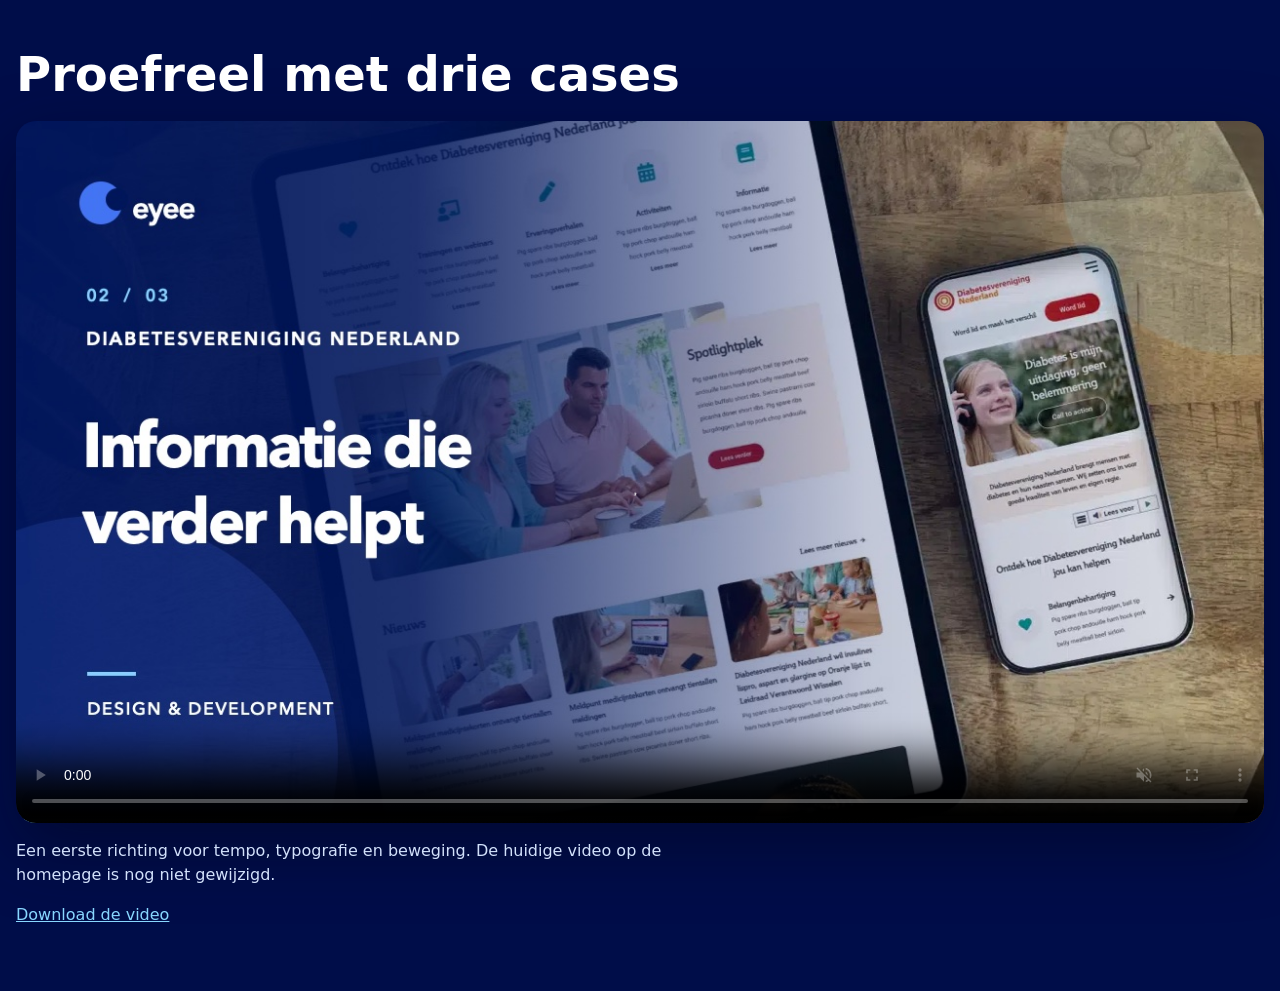
<file: proefreel-3-cases/index.html>
<!doctype html>
<html lang="nl">
<head>
  <meta charset="utf-8">
  <meta name="viewport" content="width=device-width, initial-scale=1">
  <title>Eyee · Proefreel met drie cases</title>
  <style>
    :root { color-scheme: dark; }
    * { box-sizing: border-box; }
    body { margin: 0; min-height: 100vh; display: grid; place-items: center; background: #000d49; color: white; font: 16px/1.5 system-ui, sans-serif; }
    main { width: min(100% - 32px, 1280px); margin: 48px auto; }
    h1 { font-size: clamp(28px, 4vw, 48px); line-height: 1.1; margin: 0 0 20px; }
    p { color: #d2e1fb; max-width: 68ch; }
    video { display: block; width: 100%; aspect-ratio: 16 / 9; border-radius: 20px; background: #000d49; box-shadow: 0 24px 64px #00052490; }
    a { color: #88d7ff; }
  </style>
</head>
<body>
  <main>
    <h1>Proefreel met drie cases</h1>
    <video src="eyee-proefreel-3-cases.mp4" poster="eyee-proefreel-poster.jpg" autoplay muted loop playsinline controls aria-label="Proefreel met Maas Software Engineering, Diabetesvereniging Nederland en CMO STAMM"></video>
    <p>Een eerste richting voor tempo, typografie en beweging. De huidige video op de homepage is nog niet gewijzigd.</p>
    <p><a href="eyee-proefreel-3-cases.mp4" download>Download de video</a></p>
  </main>
</body>
</html>
</file>
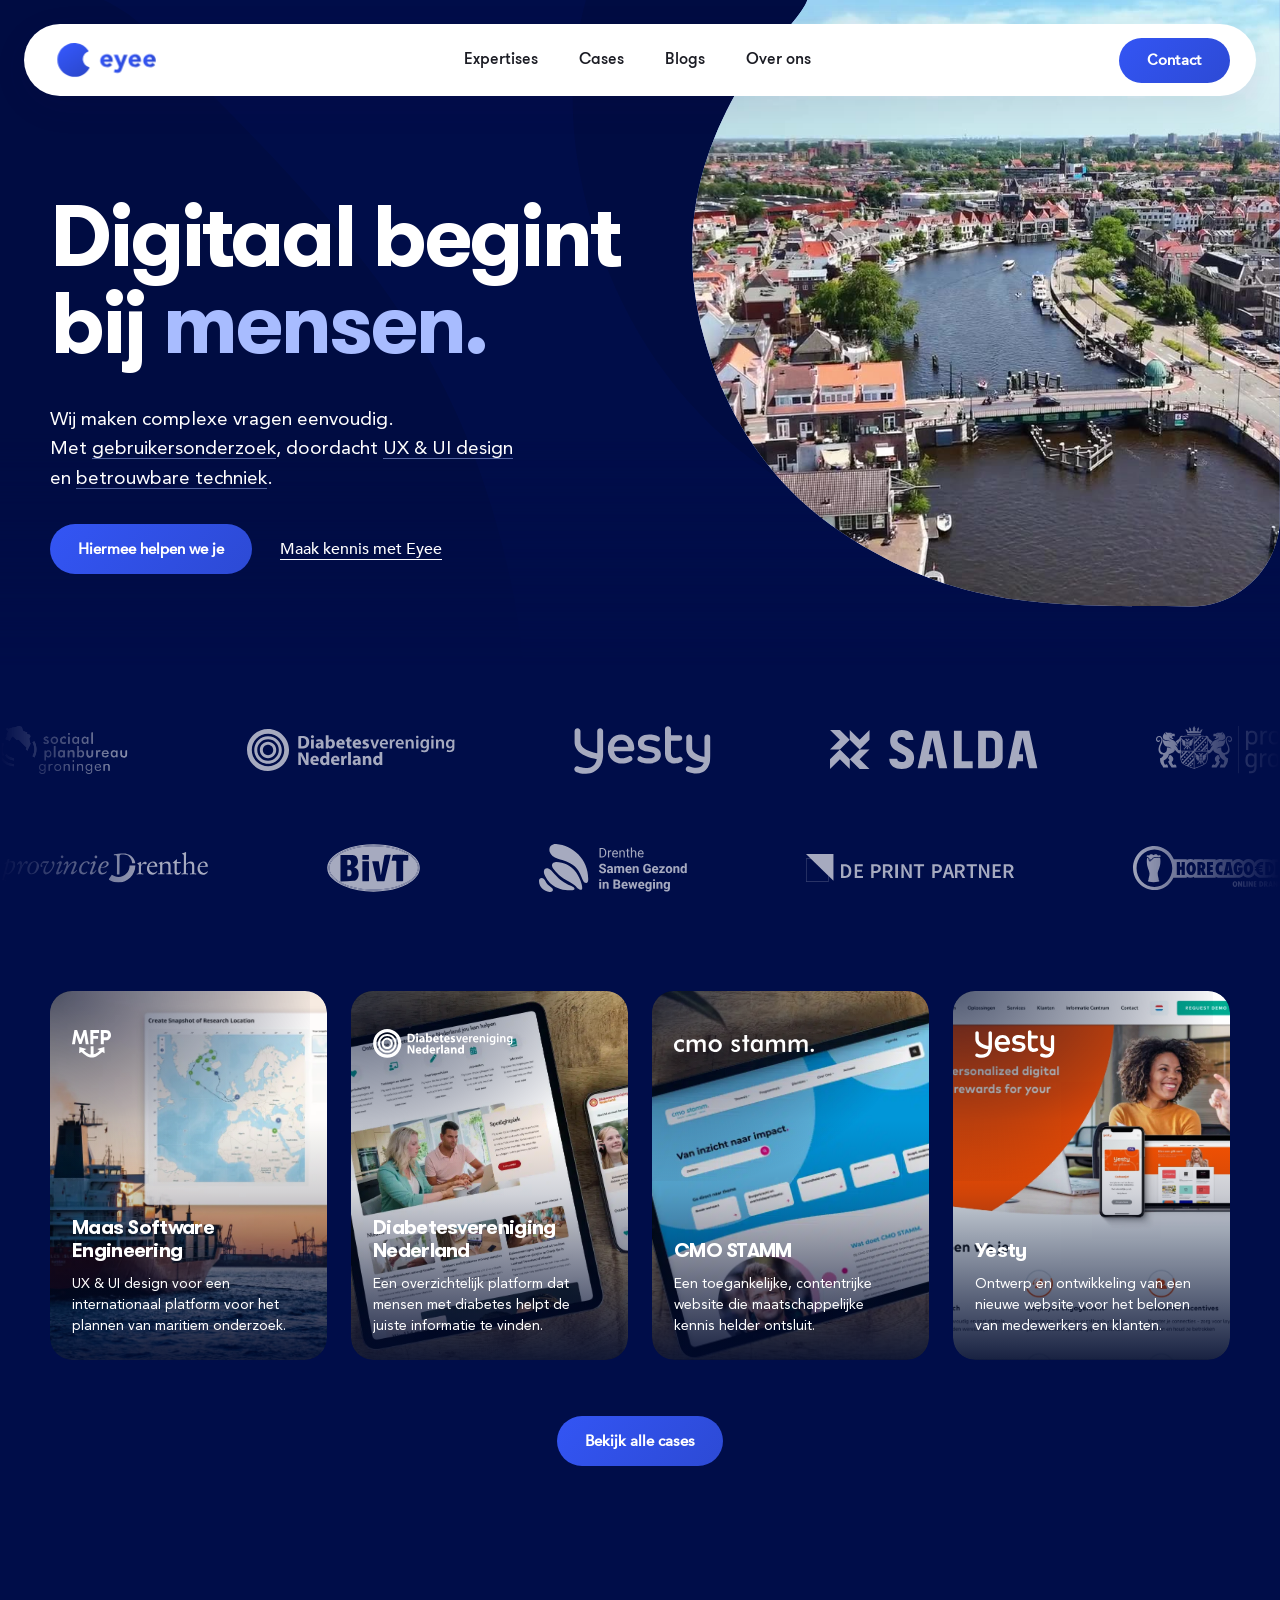
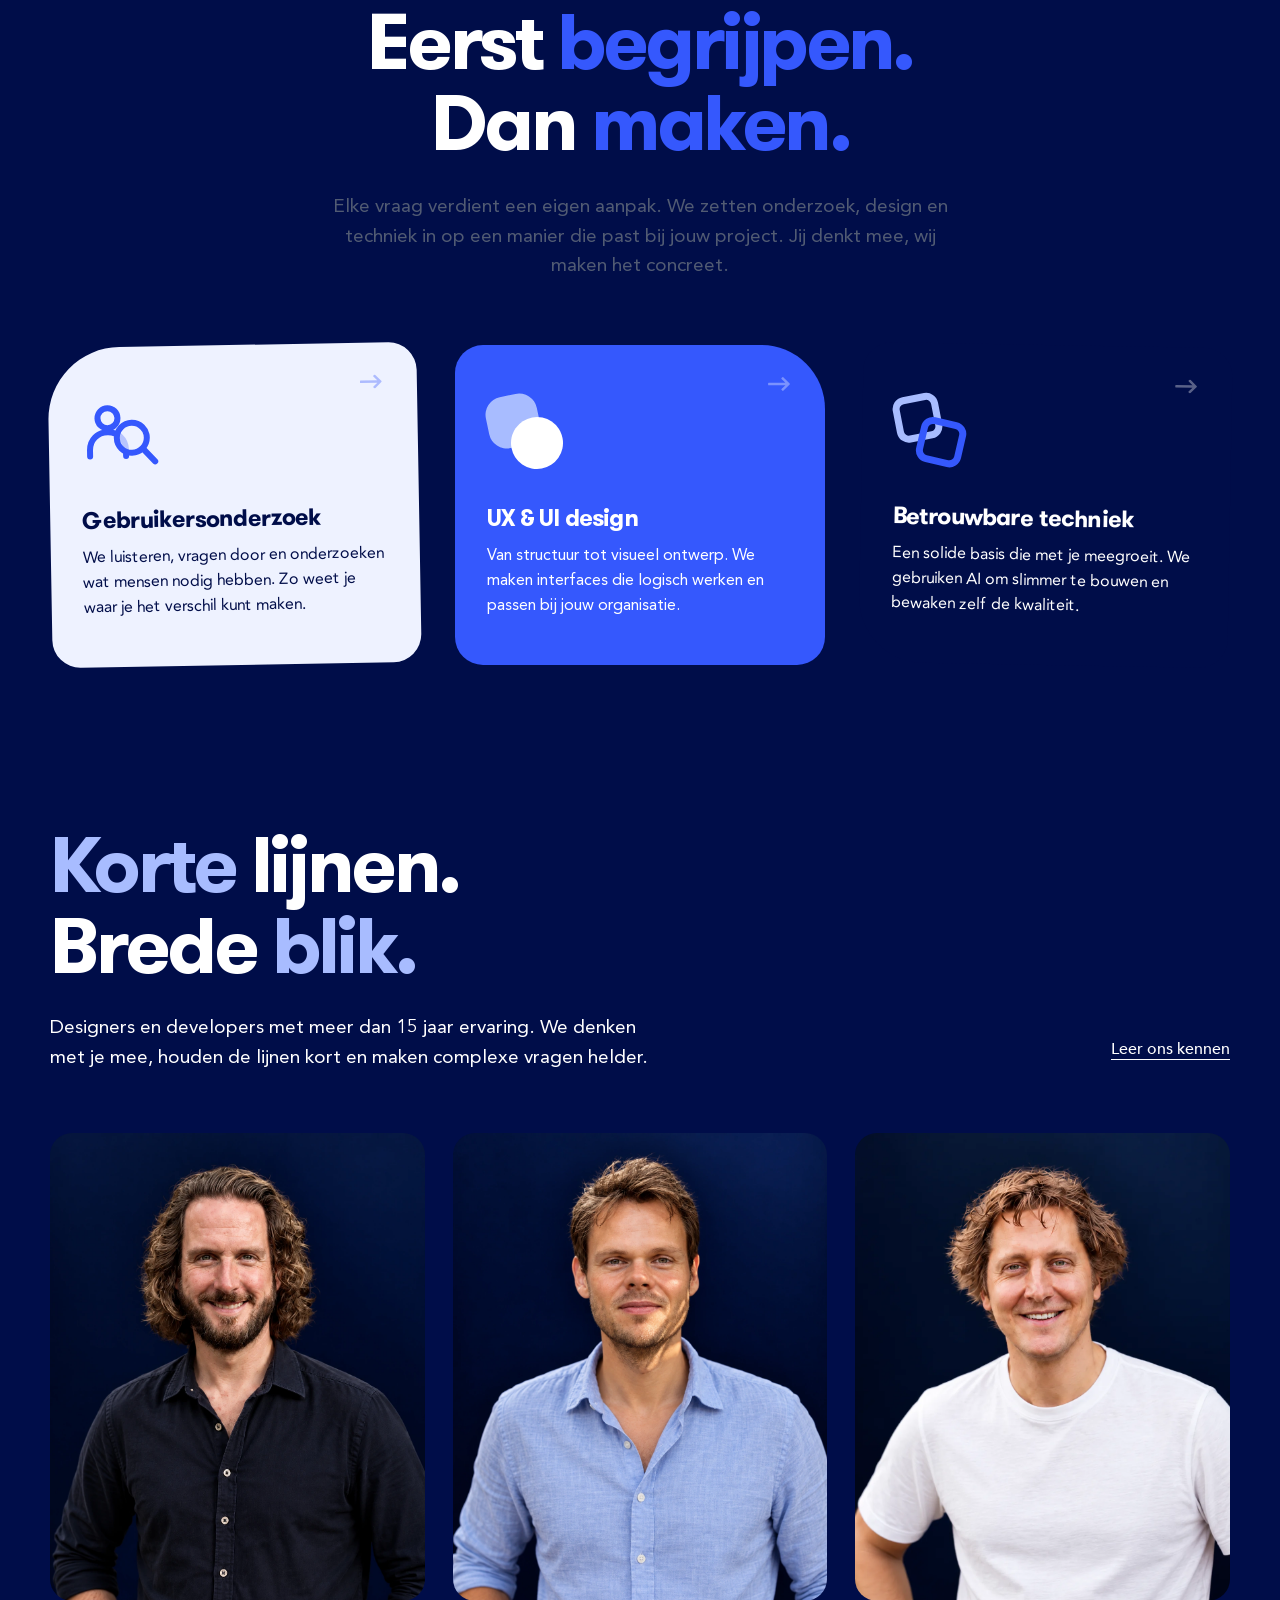
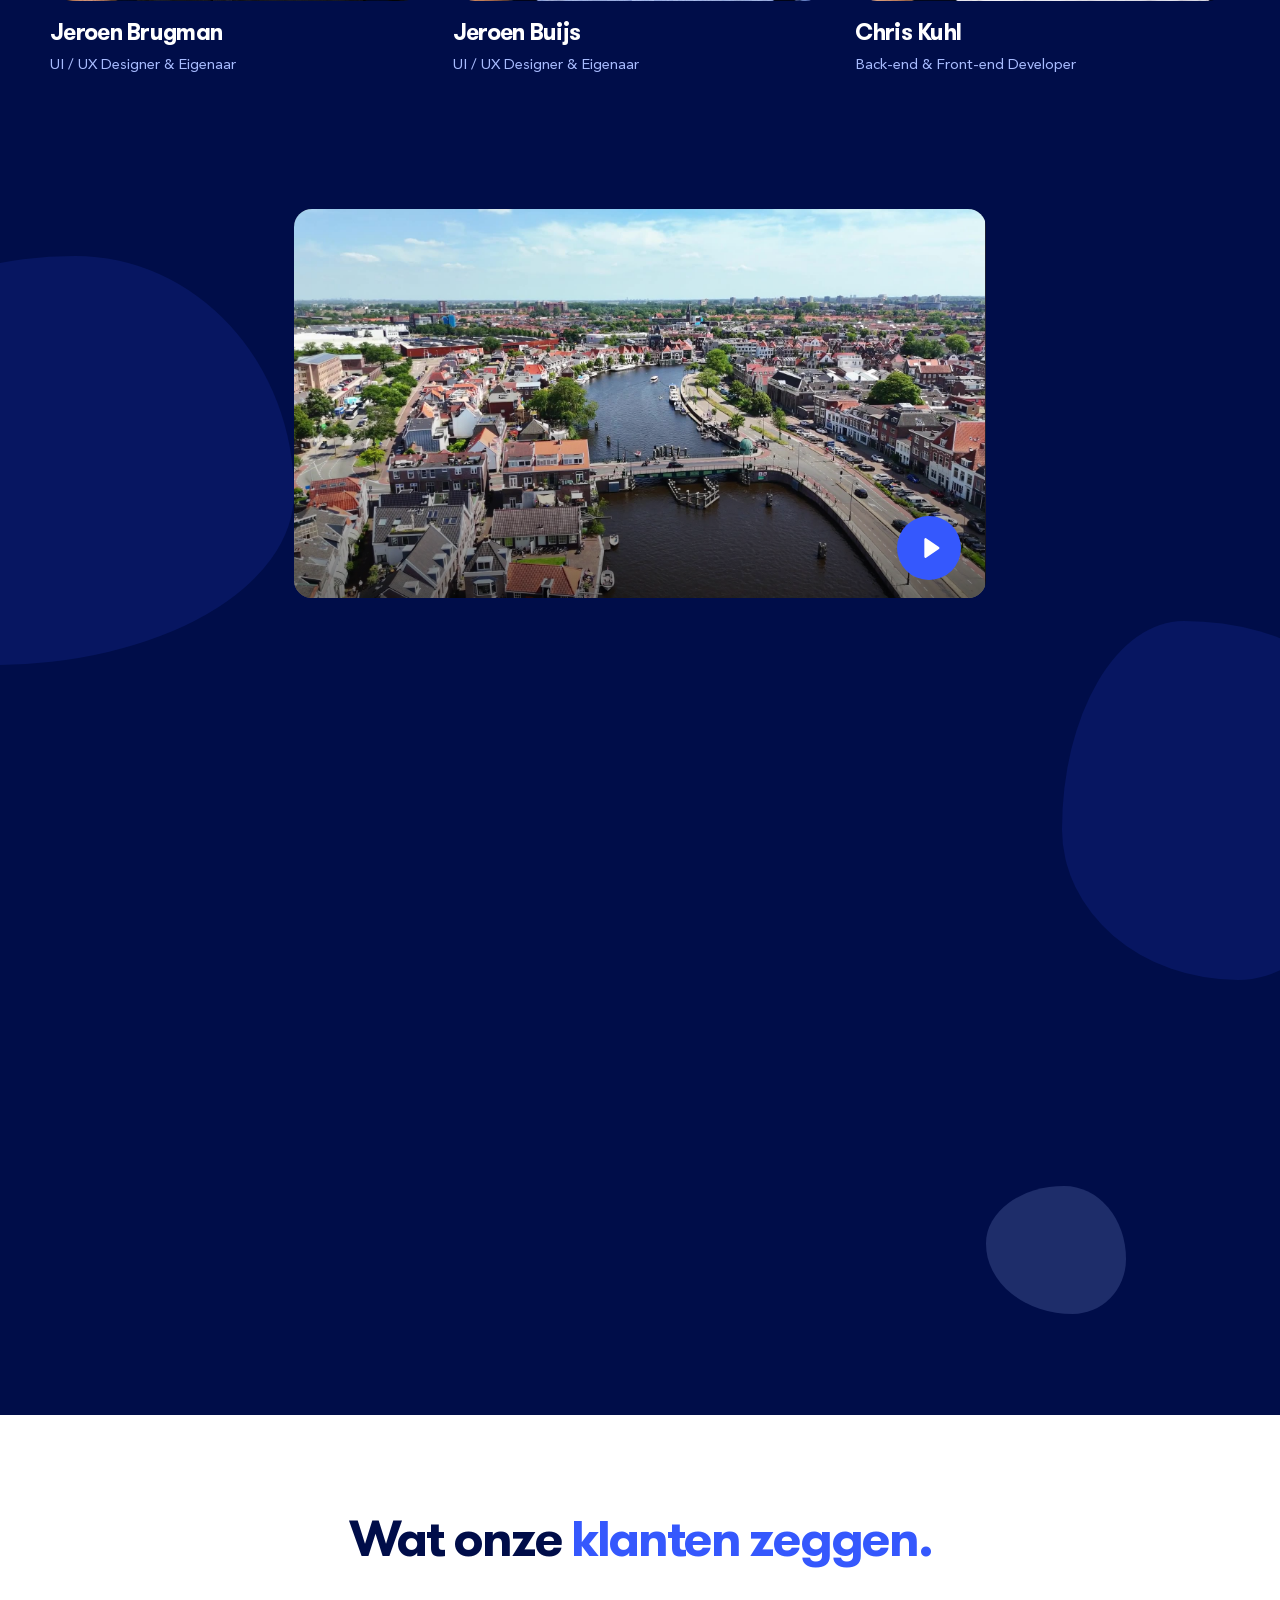
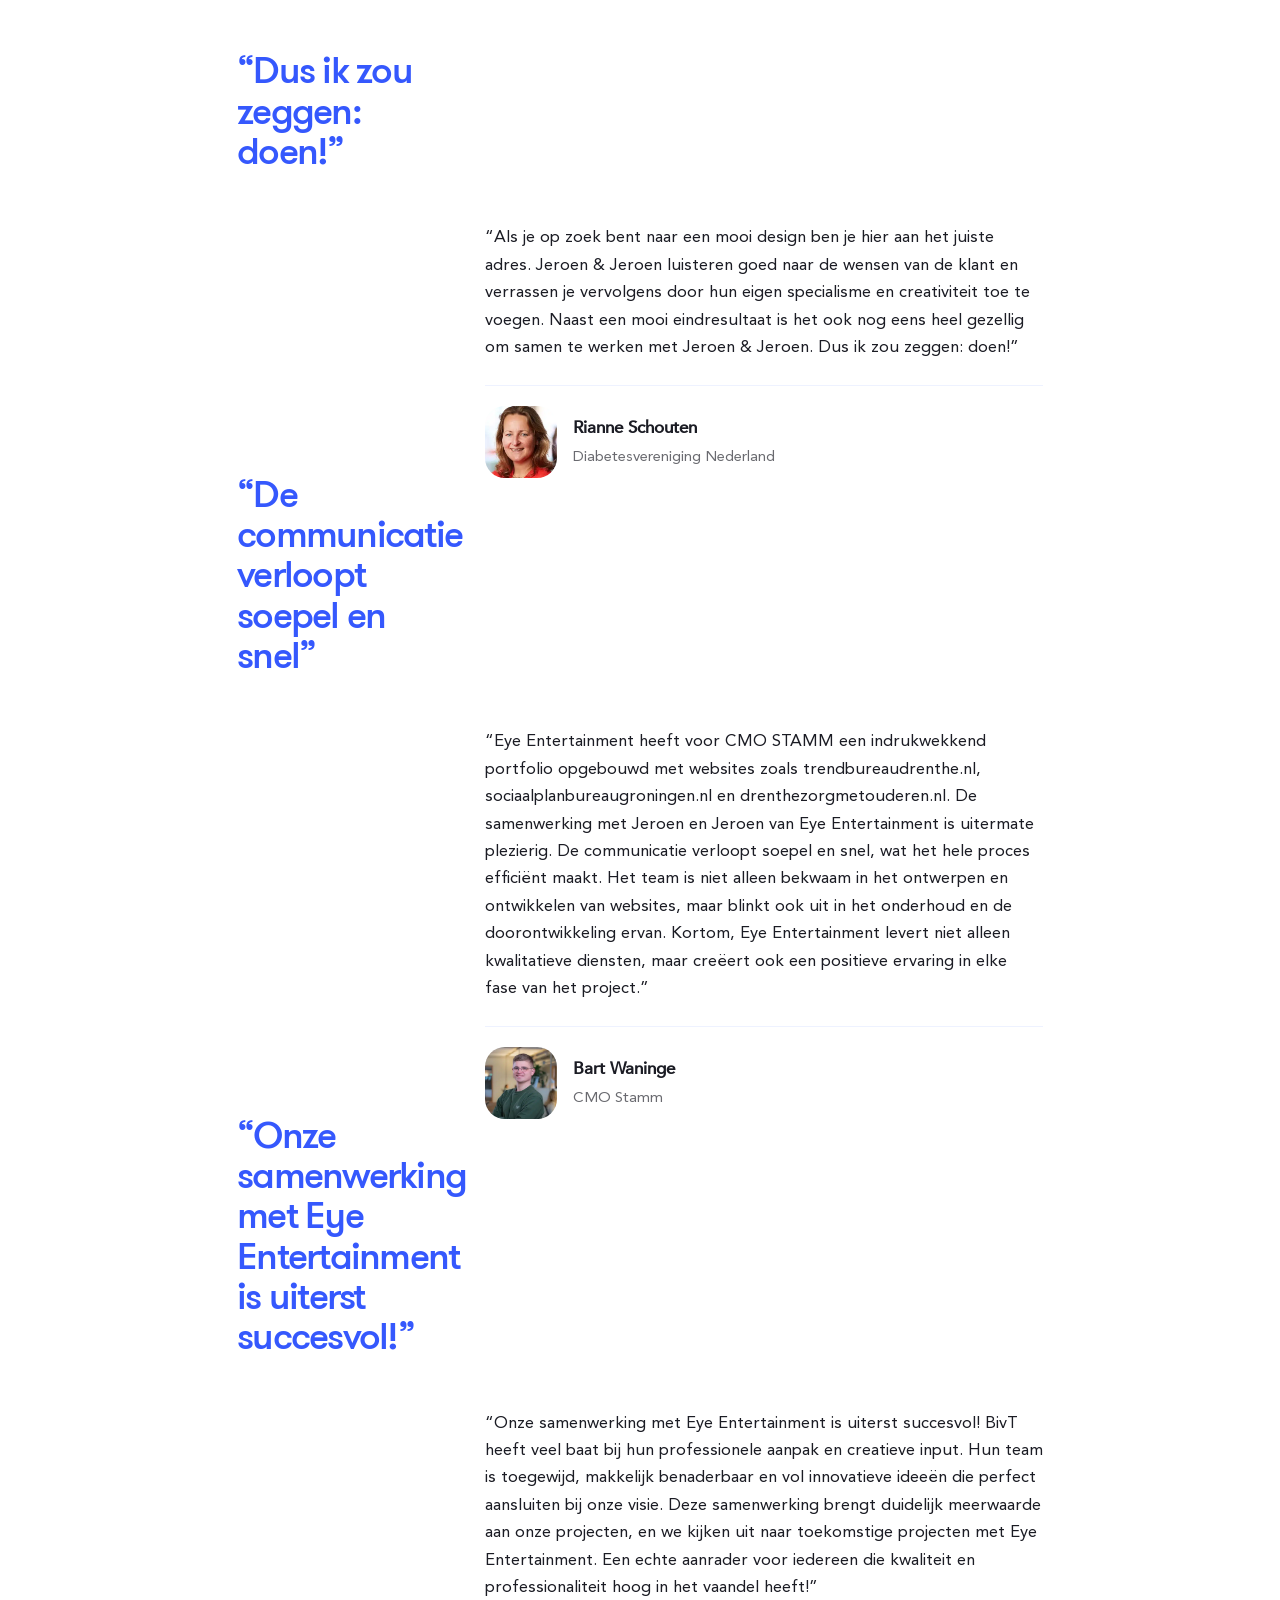
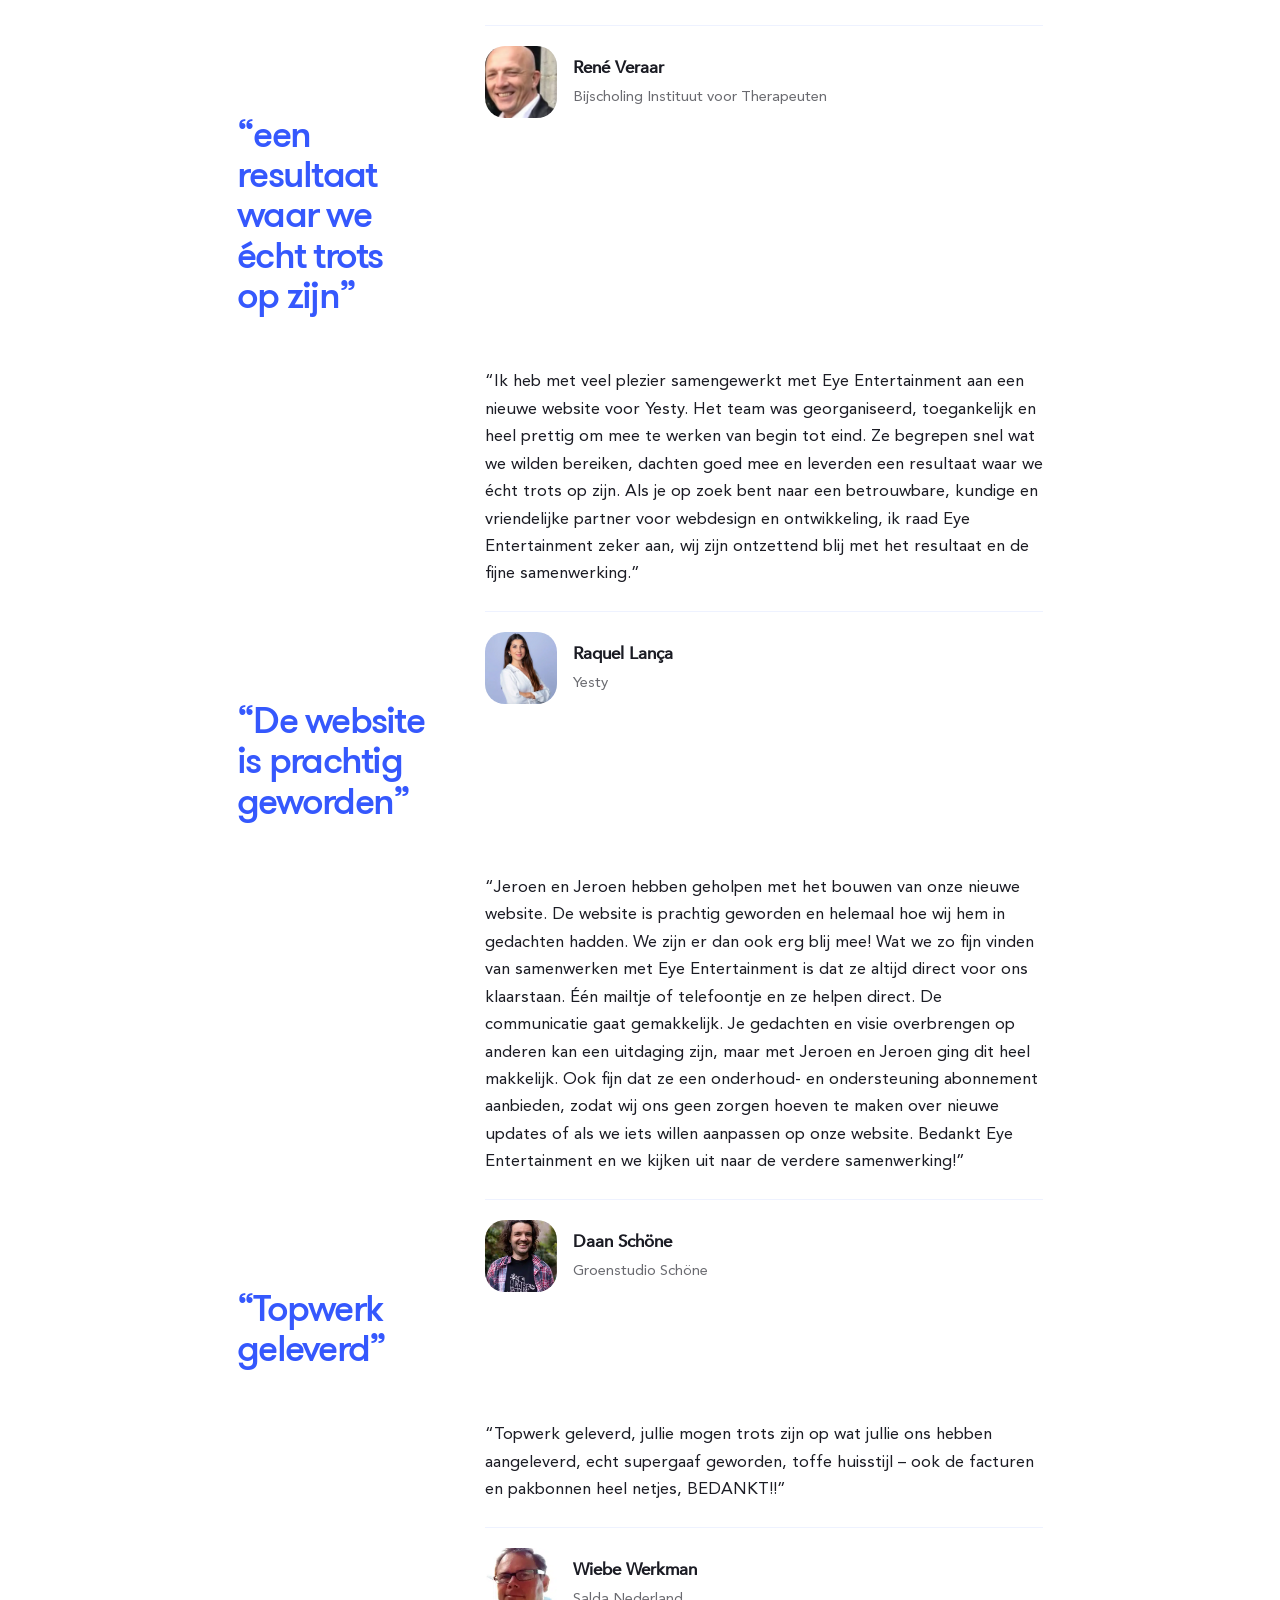
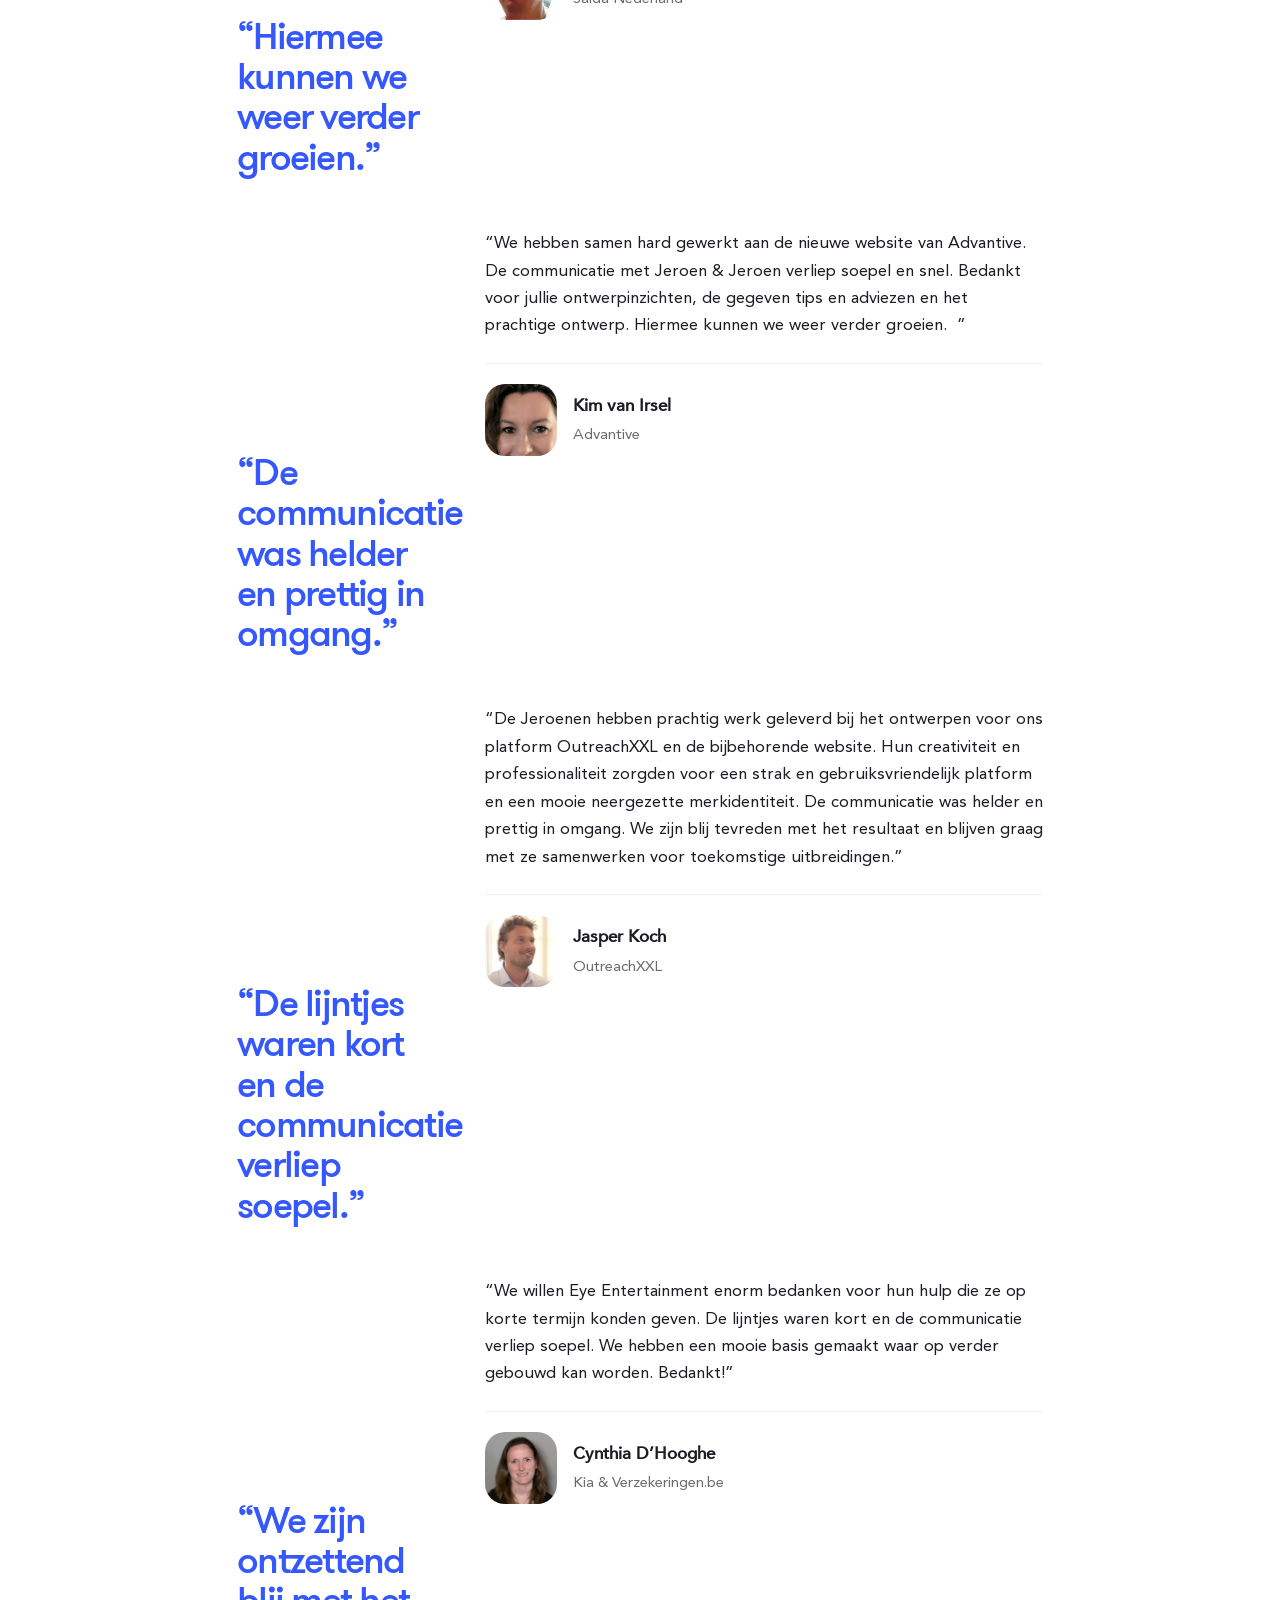
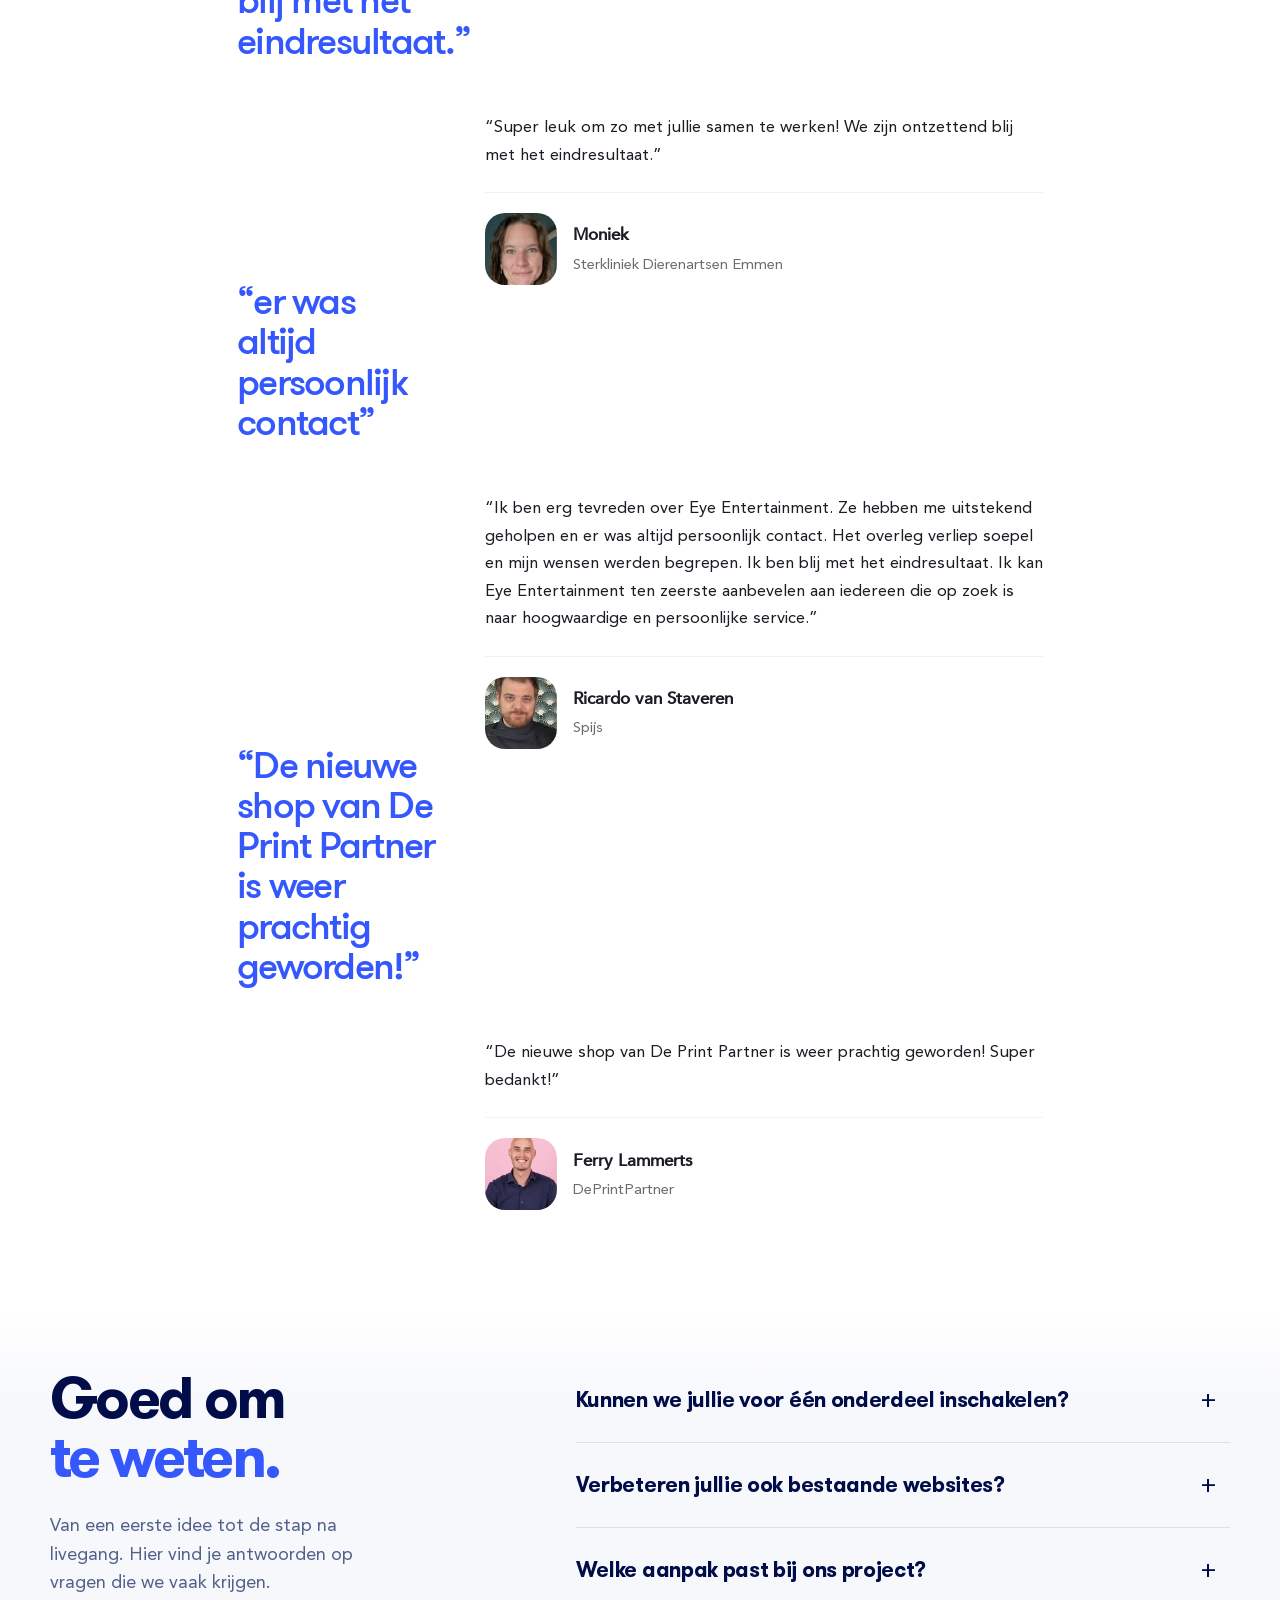
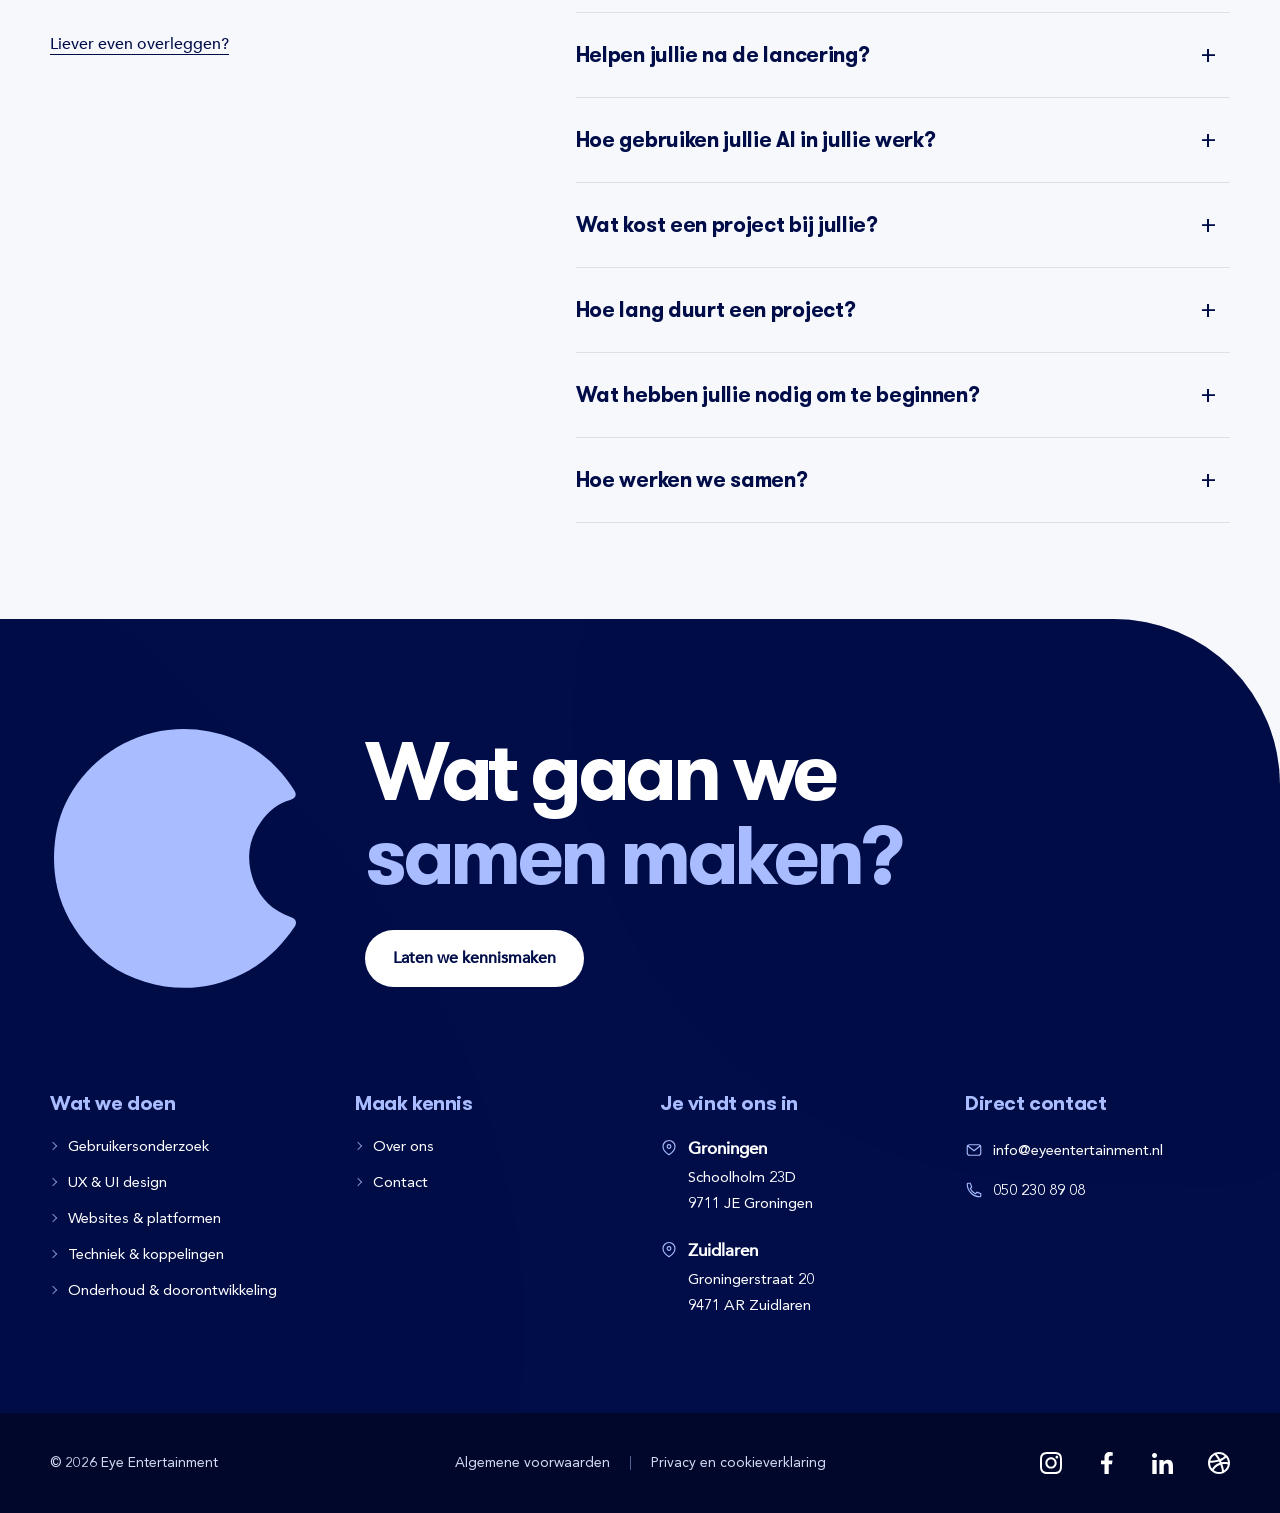
<file: index (Exemplaar met conflict van MacBook Pro van Jeroen 2026-10-15).html>
<!doctype html>
<html lang="nl">
  <head>
    <meta charset="utf-8" />
    <meta name="viewport" content="width=device-width,initial-scale=1,viewport-fit=cover" />
    <title>Eyee — Digitale ervaringen die mensen verder helpen</title>
    <meta
      name="description"
      content="Eyee verbindt research, UX/UI design en development. Van de juiste vraag naar een digitaal product dat werkt. Menselijk bedacht. Slim gemaakt."
    />
    <link
      rel="icon"
      type="image/svg+xml"
      sizes="any"
      href="assets/favicon.svg?v=eyee-blue"
    />
    <link
      rel="stylesheet"
      href="style.css?v=20261015-team-both-edge-bleed"
    />
  </head>
  <body>
    <svg
      class="clip-definitions"
      width="0"
      height="0"
      aria-hidden="true"
      focusable="false"
    >
      <defs>
        <clipPath id="hero-photo-clip" clipPathUnits="objectBoundingBox">
          <path
            d="M.1973 0H.9997V.8546C.9997.9272.9377.9992.8481.9992C.5922.9992.4571.9992.2716.8875C.1407.8086.0512.6837.0139.5259C-.018.3747.0158.2579.0764.1527C.104.1054.1863.0316.1973 0Z"
          />
        </clipPath>
      </defs>
    </svg>
    <a class="skip" href="#werk">Naar de inhoud</a>
    <header class="header">
      <a class="brand" href="" aria-label="Eyee — pagina verversen"
        ><svg
          xmlns="http://www.w3.org/2000/svg"
          width="90"
          height="41"
          viewBox="0 0 90 41"
          fill="none"
          class="brand-full"
          aria-hidden="true"
          focusable="false"
        >
          <defs>
            <linearGradient
              id="brand-intro-paint0"
              x1="13.4575"
              y1="4.43108"
              x2="52.9433"
              y2="62.3048"
              gradientUnits="userSpaceOnUse"
            >
              <stop stop-color="#3558FD" />
              <stop offset="1" stop-color="#203597" />
            </linearGradient>
            <linearGradient
              id="brand-intro-paint1"
              x1="42.1681"
              y1="18.43"
              x2="67.1056"
              y2="24.2595"
              gradientUnits="userSpaceOnUse"
            >
              <stop stop-color="#3558FD" />
              <stop offset="1" stop-color="#203597" />
            </linearGradient>
            <linearGradient
              id="brand-intro-paint2"
              x1="53.6194"
              y1="19.8373"
              x2="81.7409"
              y2="24.9375"
              gradientUnits="userSpaceOnUse"
            >
              <stop stop-color="#3558FD" />
              <stop offset="1" stop-color="#203597" />
            </linearGradient>
            <linearGradient
              id="brand-intro-paint3"
              x1="66.2794"
              y1="18.43"
              x2="91.2169"
              y2="24.2595"
              gradientUnits="userSpaceOnUse"
            >
              <stop stop-color="#3558FD" />
              <stop offset="1" stop-color="#203597" />
            </linearGradient>
            <linearGradient
              id="brand-intro-paint4"
              x1="78.8712"
              y1="18.43"
              x2="103.809"
              y2="24.2595"
              gradientUnits="userSpaceOnUse"
            >
              <stop stop-color="#3558FD" />
              <stop offset="1" stop-color="#203597" />
            </linearGradient>
          </defs>
          <g class="brand-eye">
            <path
              fill-rule="evenodd"
              clip-rule="evenodd"
              d="M9.51439 10.8486C13.2551 7.12958 17.5127 5.4933 22.5822 6.22587C26.7355 6.82609 30.0108 8.91113 32.4223 12.3533C32.749 12.8196 32.5829 13.227 31.9892 13.418C30.5887 13.8686 29.6257 14.8354 28.8642 16.0403C27.8134 17.7027 27.5132 19.5148 28.0193 21.4101C28.6881 23.9138 30.2279 25.6642 32.778 26.4289C33.4064 26.6173 33.5839 26.9881 33.2454 27.5502C31.8733 29.8279 30.118 31.7046 27.7534 33.0201C24.336 34.9211 20.72 35.3688 16.9498 34.4121C13.9233 33.6442 11.3914 32.0325 9.37889 29.5688C6.7812 26.3884 5.79259 22.7843 6.13658 18.7898C6.32133 16.6434 7.01391 14.6473 8.17219 12.8304C8.64339 12.0914 9.15447 11.3779 9.51439 10.8486Z"
              fill="url(#brand-intro-paint0)"
            />
          </g>
          <g class="brand-word">
            <path
              d="M52.8066 24.5167C52.2946 25.1689 51.6474 25.6723 50.865 26.0268C50.0827 26.3813 49.2719 26.5586 48.4327 26.5586C47.6361 26.5586 46.8858 26.431 46.1817 26.1757C45.4776 25.9205 44.866 25.5553 44.3468 25.0803C43.8276 24.6053 43.4186 24.0346 43.1199 23.3681C42.8212 22.7016 42.6719 21.9572 42.6719 21.1348C42.6719 20.3123 42.8212 19.5679 43.1199 18.9014C43.4186 18.235 43.8276 17.6642 44.3468 17.1892C44.866 16.7142 45.4776 16.349 46.1817 16.0938C46.8858 15.8386 47.6361 15.7109 48.4327 15.7109C49.1723 15.7109 49.8444 15.8386 50.449 16.0938C51.0535 16.349 51.5656 16.7142 51.9852 17.1892C52.4048 17.6642 52.7284 18.235 52.956 18.9014C53.1836 19.5679 53.2974 20.3123 53.2974 21.1348V22.1344H45.8723C46.0003 22.7442 46.2777 23.2298 46.7044 23.5914C47.1312 23.953 47.6575 24.1338 48.2833 24.1338C48.8096 24.1338 49.2541 24.0168 49.6169 23.7829C49.9796 23.5489 50.2961 23.2476 50.5663 22.8789L52.8066 24.5167ZM50.0969 19.9649C50.1111 19.4261 49.9333 18.9652 49.5635 18.5824C49.1937 18.1995 48.7172 18.0081 48.134 18.0081C47.7784 18.0081 47.4654 18.0648 47.1952 18.1782C46.9249 18.2917 46.6938 18.437 46.5017 18.6143C46.3097 18.7915 46.1604 18.9971 46.0537 19.2311C45.947 19.4651 45.8866 19.7097 45.8723 19.9649H50.0969Z"
              fill="url(#brand-intro-paint1)"
            />
            <path
              d="M61.2168 27.9841C61.0034 28.5371 60.7972 29.0263 60.598 29.4517C60.3989 29.8771 60.1464 30.2352 59.8406 30.5258C59.5348 30.8165 59.1471 31.0363 58.6777 31.1852C58.2083 31.3341 57.5896 31.4085 56.8215 31.4085C55.9965 31.4085 55.1999 31.2809 54.4318 31.0257L54.8585 28.4095C55.3422 28.6222 55.84 28.7285 56.3521 28.7285C56.7077 28.7285 56.9993 28.6895 57.2269 28.6116C57.4545 28.5336 57.6429 28.4201 57.7923 28.2712C57.9416 28.1223 58.0661 27.9416 58.1657 27.7289C58.2652 27.5162 58.3719 27.268 58.4857 26.9844L58.7204 26.3889L54.1758 15.9666H57.6323L60.2993 22.7942H60.342L62.625 15.9666H65.9108L61.2168 27.9841Z"
              fill="url(#brand-intro-paint2)"
            />
            <path
              d="M76.918 24.5167C76.4059 25.1689 75.7587 25.6723 74.9764 26.0268C74.194 26.3813 73.3832 26.5586 72.544 26.5586C71.7475 26.5586 70.9971 26.431 70.293 26.1757C69.5889 25.9205 68.9773 25.5553 68.4581 25.0803C67.9389 24.6053 67.53 24.0346 67.2313 23.3681C66.9326 22.7016 66.7832 21.9572 66.7832 21.1348C66.7832 20.3123 66.9326 19.5679 67.2313 18.9014C67.53 18.235 67.9389 17.6642 68.4581 17.1892C68.9773 16.7142 69.5889 16.349 70.293 16.0938C70.9971 15.8386 71.7475 15.7109 72.544 15.7109C73.2837 15.7109 73.9558 15.8386 74.5603 16.0938C75.1648 16.349 75.6769 16.7142 76.0965 17.1892C76.5161 17.6642 76.8397 18.235 77.0673 18.9014C77.2949 19.5679 77.4087 20.3123 77.4087 21.1348V22.1344H69.9837C70.1117 22.7442 70.389 23.2298 70.8158 23.5914C71.2425 23.953 71.7688 24.1338 72.3947 24.1338C72.921 24.1338 73.3655 24.0168 73.7282 23.7829C74.0909 23.5489 74.4074 23.2476 74.6776 22.8789L76.918 24.5167ZM74.2082 19.9649C74.2225 19.4261 74.0447 18.9652 73.6748 18.5824C73.305 18.1995 72.8285 18.0081 72.2453 18.0081C71.8897 18.0081 71.5768 18.0648 71.3065 18.1782C71.0362 18.2917 70.8051 18.437 70.6131 18.6143C70.421 18.7915 70.2717 18.9971 70.165 19.2311C70.0583 19.4651 69.9979 19.7097 69.9837 19.9649H74.2082Z"
              fill="url(#brand-intro-paint3)"
            />
            <path
              d="M89.5098 24.5167C88.9977 25.1689 88.3505 25.6723 87.5682 26.0268C86.7858 26.3813 85.975 26.5586 85.1358 26.5586C84.3393 26.5586 83.5889 26.431 82.8848 26.1757C82.1807 25.9205 81.5691 25.5553 81.0499 25.0803C80.5307 24.6053 80.1218 24.0346 79.8231 23.3681C79.5244 22.7016 79.375 21.9572 79.375 21.1348C79.375 20.3123 79.5244 19.5679 79.8231 18.9014C80.1218 18.235 80.5307 17.6642 81.0499 17.1892C81.5691 16.7142 82.1807 16.349 82.8848 16.0938C83.5889 15.8386 84.3393 15.7109 85.1358 15.7109C85.8755 15.7109 86.5476 15.8386 87.1521 16.0938C87.7566 16.349 88.2687 16.7142 88.6883 17.1892C89.1079 17.6642 89.4315 18.235 89.6591 18.9014C89.8867 19.5679 90.0005 20.3123 90.0005 21.1348V22.1344H82.5755C82.7035 22.7442 82.9808 23.2298 83.4076 23.5914C83.8343 23.953 84.3606 24.1338 84.9865 24.1338C85.5128 24.1338 85.9573 24.0168 86.32 23.7829C86.6827 23.5489 86.9992 23.2476 87.2694 22.8789L89.5098 24.5167ZM86.8 19.9649C86.8143 19.4261 86.6365 18.9652 86.2666 18.5824C85.8968 18.1995 85.4203 18.0081 84.8371 18.0081C84.4815 18.0081 84.1686 18.0648 83.8983 18.1782C83.628 18.2917 83.3969 18.437 83.2049 18.6143C83.0128 18.7915 82.8635 18.9971 82.7568 19.2311C82.6501 19.4651 82.5897 19.7097 82.5755 19.9649H86.8Z"
              fill="url(#brand-intro-paint4)"
            />
          </g></svg
        ><img
          class="brand-symbol"
          src="assets/beeldmerk.svg?v=4fdb95ffe9"
          alt=""
          aria-hidden="true"
      /></a>
      <nav class="desktop-nav" aria-label="Hoofdnavigatie">
        <a href="https://eye-entertainment.nl/expertises/">Expertises</a
        ><a href="#werk">Cases</a
        ><a href="https://eye-entertainment.nl/blogs/">Blogs</a
        ><a href="#over">Over ons</a>
      </nav>
      <div class="header-actions">
        <a class="contact-link" href="#contact"
          >Contact
          <span aria-hidden="true"
            ><img
              src="assets/arrow-right-white.svg"
              width="14"
              height="9"
              alt="" /></span></a
        ><button
          class="menu-toggle"
          type="button"
          aria-label="Menu openen"
          aria-haspopup="dialog"
          aria-controls="menu"
          aria-expanded="false"
        >
          <img src="assets/icon-menu.svg" width="25" height="21" alt="" aria-hidden="true" />
        </button>
      </div>
    </header>
    <dialog id="menu" class="menu-dialog" aria-labelledby="menu-title">
      <div class="menu-top">
        <span class="wordmark">Eyee</span
        ><button class="menu-close" type="button">
          Sluiten <span>×</span>
        </button>
      </div>
      <div class="menu-layout">
        <div>
          <p class="eyebrow" id="menu-title">Een frisse blik begint hier</p>
          <nav aria-label="Uitgebreide navigatie">
            <a href="https://eye-entertainment.nl/expertises/"
              >Expertises <span>→</span></a
            ><a href="#werk">Cases <span>→</span></a
            ><a href="https://eye-entertainment.nl/blogs/"
              >Blogs <span>→</span></a
            ><a href="#over">Over ons <span>→</span></a
            ><a href="#contact">Contact <span>→</span></a>
          </nav>
        </div>
        <aside>
          <p>Een goed gesprek.<br />Een nieuw perspectief.</p>
          <a href="mailto:info@eyeentertainment.nl">info@eyeentertainment.nl</a
          ><a href="tel:+31502308908">050 230 89 08</a
          ><small>Groningen & Zuidlaren</small>
        </aside>
      </div>
    </dialog>
    <main id="home">
      <section
        class="hero"
        data-scroll-bg="#000D49"
        aria-labelledby="hero-title"
      >
        <div class="hero-copy">
          <div class="hero-shapes" aria-hidden="true">
            <span class="shape-disc"></span><span class="shape-dot"></span
            ><span class="shape-bottom"></span>
          </div>
          <div class="hero-portrait">
            <picture class="hero-video-poster">
              <source media="(max-width: 650px)" srcset="assets/eyee-showreel-hero-mobile-poster.jpg" />
              <img src="assets/eyee-showreel-hero-desktop-poster.jpg" width="800" height="840" alt="Dronebeeld van de stad" fetchpriority="high" />
            </picture>
            <video id="hero-video" class="hero-video" muted loop playsinline preload="none" aria-hidden="true"></video>
          </div>
          <h1 id="hero-title">Digitaal begint<br />bij <em>mensen.</em></h1>
          <div class="hero-bottom">
            <p>
              Wij maken complexe vragen eenvoudig.<br />Met
              <a class="hero-service-link" href="#gebruikersonderzoek"
                >gebruikersonderzoek</a
              >, doordacht
              <a class="hero-service-link" href="#ux-ui-design"
                >UX &amp; UI design</a
              >
              <span class="hero-tech-phrase"
                >en
                <a class="hero-service-link" href="#betrouwbare-techniek"
                  >betrouwbare techniek</a
                >.</span
              >
            </p>
            <div class="hero-actions">
              <a class="hero-cta hero-cta-primary" href="#aanpak"
                >Hiermee helpen we je<span aria-hidden="true"
                  ><img
                    src="assets/arrow-right-white.svg"
                    width="14"
                    height="9"
                    alt="" /></span></a
              ><a class="hero-cta hero-cta-secondary" href="#over"
                >Maak kennis met Eyee</a
              >
            </div>
          </div>
        </div>
      </section>

      <section
        class="client-wall section client-strip"
        data-scroll-bg="#000d49"
        aria-label="Een selectie van onze opdrachtgevers"
      >
        <svg width="0" height="0" aria-hidden="true" focusable="false" style="position: absolute"><defs><filter id="client-logo-tint" color-interpolation-filters="sRGB"><feColorMatrix type="saturate" values="0"/><feComponentTransfer><feFuncR type="table" tableValues="0 0 1"/><feFuncG type="table" tableValues="0 0 1"/><feFuncB type="table" tableValues="0 0 1"/></feComponentTransfer><feColorMatrix type="matrix" values="0.67451 0 0 0 0.32549 0 0.61961 0 0 0.38039 0 0 0.45882 0 0.54118 0 0 0 1 0"/></filter></defs></svg>
        <article class="eyee-logoslider-wrapper" style="--duration: 40s">
          <div class="marquee">
            <div class="marquee__group">
              <div class="r r1">
                <a
                  target="_blank"
                  rel="noopener noreferrer"
                  href="https://eye-entertainment.nl/opdrachtgevers/sociaal-planbureau-groningen/"
                  class="logo-item"
                  ><img
                    class="logo-img first"
                    style="height: 55px"
                    src="assets/client-slider-49620bfa6d33.svg"
                    alt="Sociaal Planbureau Groningen" /><img
                    class="logo-img second"
                    style="height: 55px"
                    src="assets/client-slider-d979b75b858e.svg"
                    alt="Sociaal Planbureau Groningen" /></a
                ><a
                  target="_blank"
                  rel="noopener noreferrer"
                  href="https://eye-entertainment.nl/opdrachtgevers/diabetesvereniging-nederland/"
                  class="logo-item"
                  ><img
                    class="logo-img first"
                    style="height: 40px"
                    src="assets/client-slider-cfbfcf48ce87.svg"
                    alt="Diabetesvereniging Nederland" /><img
                    class="logo-img second"
                    style="height: 40px"
                    src="assets/client-slider-b6ab68667841.svg"
                    alt="Diabetesvereniging Nederland" /></a
                ><a
                  target="_blank"
                  rel="noopener noreferrer"
                  href="https://eye-entertainment.nl/opdrachtgevers/yesty/"
                  class="logo-item"
                  ><img
                    class="logo-img first"
                    style="height: 40px"
                    src="assets/client-slider-f21b3d1928e7.svg"
                    alt="Yesty" /><img
                    class="logo-img second"
                    style="height: 40px"
                    src="assets/client-slider-37b8ec7cb5c3.svg"
                    alt="Yesty" /></a
                ><a
                  target="_blank"
                  rel="noopener noreferrer"
                  href="https://eye-entertainment.nl/opdrachtgevers/salda/"
                  class="logo-item"
                  ><img
                    class="logo-img first"
                    style="height: 30px"
                    src="assets/client-slider-20cdc62dc676.svg"
                    alt="Salda" /><img
                    class="logo-img second"
                    style="height: 30px"
                    src="assets/client-slider-1c26e1fbf0e0.svg"
                    alt="Salda" /></a
                ><a
                  target="_blank"
                  rel="noopener noreferrer"
                  href="https://eye-entertainment.nl/opdrachtgevers/provincie-groningen/"
                  class="logo-item"
                  ><img
                    class="logo-img first"
                    style="height: 45px"
                    src="assets/client-slider-98b4e5aa6078.svg"
                    alt="Provincie Groningen" /><img
                    class="logo-img second"
                    style="height: 45px"
                    src="assets/client-slider-f69f68d73787.svg"
                    alt="Provincie Groningen" /></a
                ><a
                  target="_blank"
                  rel="noopener noreferrer"
                  href="https://eye-entertainment.nl/opdrachtgevers/gullimex/"
                  class="logo-item"
                  ><img
                    class="logo-img first"
                    style="height: 40px"
                    src="assets/client-slider-445c90ca2f07.svg"
                    alt="Gullimex" /><img
                    class="logo-img second"
                    style="height: 40px"
                    src="assets/client-slider-22fb444d3d4b.svg"
                    alt="Gullimex" /></a
                ><a
                  target="_blank"
                  rel="noopener noreferrer"
                  href="https://eye-entertainment.nl/opdrachtgevers/trendbureau-drenthe/"
                  class="logo-item"
                  ><img
                    class="logo-img first"
                    style="height: 55px"
                    src="assets/client-slider-09e43a5abc71.svg"
                    alt="Trendbureau Drenthe" /><img
                    class="logo-img second"
                    style="height: 55px"
                    src="assets/client-slider-fa4d386a071c.svg"
                    alt="Trendbureau Drenthe" /></a
                ><a
                  target="_blank"
                  rel="noopener noreferrer"
                  href="https://eye-entertainment.nl/opdrachtgevers/the-indian-maharadja/"
                  class="logo-item"
                  ><img
                    class="logo-img first"
                    style="height: 55px"
                    src="assets/client-slider-2ef7be026399.svg"
                    alt="The Indian Maharadja" /><img
                    class="logo-img second"
                    style="height: 55px"
                    src="assets/client-slider-12ba22347359.svg"
                    alt="The Indian Maharadja" /></a
                ><a
                  target="_blank"
                  rel="noopener noreferrer"
                  href="https://eye-entertainment.nl/opdrachtgevers/cmo-stamm/"
                  class="logo-item"
                  ><img
                    class="logo-img first"
                    style="height: 20px"
                    src="assets/client-slider-2c8688d3161d.svg"
                    alt="CMO STAMM" /><img
                    class="logo-img second"
                    style="height: 20px"
                    src="assets/client-slider-e0a81075a2fe.svg"
                    alt="CMO STAMM" /></a
                ><a
                  target="_blank"
                  rel="noopener noreferrer"
                  href="https://eye-entertainment.nl/opdrachtgevers/101bhv/"
                  class="logo-item"
                  ><img
                    class="logo-img first"
                    style="height: 50px"
                    src="assets/logo-101bhv.svg"
                    alt="101BHV" /><img
                    class="logo-img second"
                    style="height: 50px"
                    src="assets/logo-101bhv.svg"
                    alt="101BHV" /></a
                ><a
                  target="_blank"
                  rel="noopener noreferrer"
                  href="https://eye-entertainment.nl/opdrachtgevers/beach-wagon/"
                  class="logo-item"
                  ><img
                    class="logo-img first"
                    style="height: 50px"
                    src="assets/client-slider-8bf4eac66f78.svg"
                    alt="Beach Wagon" /><img
                    class="logo-img second"
                    style="height: 50px"
                    src="assets/client-slider-cc38c21f6e75.svg"
                    alt="Beach Wagon"
                /></a>
              </div>
              <div class="r r2">
                <a
                  target="_blank"
                  rel="noopener noreferrer"
                  href="https://eye-entertainment.nl/opdrachtgevers/provincie-drenthe/"
                  class="logo-item"
                  ><img
                    class="logo-img first"
                    style="height: 30px"
                    src="assets/client-slider-f61c9474a30e.svg"
                    alt="Provincie Drenthe" /><img
                    class="logo-img second"
                    style="height: 30px"
                    src="assets/client-slider-0d6a410d7923.svg"
                    alt="Provincie Drenthe" /></a
                ><a
                  target="_blank"
                  rel="noopener noreferrer"
                  href="https://eye-entertainment.nl/opdrachtgevers/bijscholing-instituut-voor-therapeuten/"
                  class="logo-item"
                  ><img
                    class="logo-img first"
                    style="height: 50px"
                    src="assets/client-slider-2dab9fa09766.svg"
                    alt="Bijscholing Instituut voor Therapeuten" /><img
                    class="logo-img second"
                    style="height: 50px"
                    src="assets/client-slider-e326ccbe0055.svg"
                    alt="Bijscholing Instituut voor Therapeuten" /></a
                ><a
                  target="_blank"
                  rel="noopener noreferrer"
                  href="https://eye-entertainment.nl/opdrachtgevers/drenthe-samen-gezond-in-beweging/"
                  class="logo-item"
                  ><img
                    class="logo-img first"
                    style="height: 55px"
                    src="assets/client-slider-0d7324493cc4.svg"
                    alt="Drenthe samen gezond in beweging" /><img
                    class="logo-img second"
                    style="height: 55px"
                    src="assets/client-slider-bd69c027354d.svg"
                    alt="Drenthe samen gezond in beweging" /></a
                ><a
                  target="_blank"
                  rel="noopener noreferrer"
                  href="https://eye-entertainment.nl/opdrachtgevers/de-print-partner/"
                  class="logo-item"
                  ><img
                    class="logo-img first"
                    style="height: 25px"
                    src="assets/client-slider-4edae6386b6f.svg"
                    alt="De Print Partner" /><img
                    class="logo-img second"
                    style="height: 25px"
                    src="assets/client-slider-3826d83f4b29.svg"
                    alt="De Print Partner" /></a
                ><a
                  target="_blank"
                  rel="noopener noreferrer"
                  href="https://eye-entertainment.nl/opdrachtgevers/horecagoedkoop/"
                  class="logo-item"
                  ><img
                    class="logo-img first"
                    style="height: 40px"
                    src="assets/logo-horecagoedkoop.svg"
                    alt="Horecagoedkoop" /><img
                    class="logo-img second"
                    style="height: 40px"
                    src="assets/logo-horecagoedkoop.svg"
                    alt="Horecagoedkoop" /></a
                ><a
                  target="_blank"
                  rel="noopener noreferrer"
                  href="https://eye-entertainment.nl/opdrachtgevers/gooze/"
                  class="logo-item"
                  ><img
                    class="logo-img first"
                    style="height: 25px"
                    src="assets/client-slider-388b2e9fd227.svg"
                    alt="Gooze" /><img
                    class="logo-img second"
                    style="height: 25px"
                    src="assets/client-slider-c85b772190b2.svg"
                    alt="Gooze" /></a
                ><a
                  target="_blank"
                  rel="noopener noreferrer"
                  href="https://eye-entertainment.nl/opdrachtgevers/ukraine-food/"
                  class="logo-item"
                  ><img
                    class="logo-img first"
                    style="height: 45px"
                    src="assets/client-slider-0225ca1ac8ce.svg"
                    alt="Ukraine Food" /><img
                    class="logo-img second"
                    style="height: 45px"
                    src="assets/client-slider-76e9012f9a93.svg"
                    alt="Ukraine Food" /></a
                ><a
                  target="_blank"
                  rel="noopener noreferrer"
                  href="https://eye-entertainment.nl/opdrachtgevers/symphony-travel/"
                  class="logo-item"
                  ><img
                    class="logo-img first"
                    style="height: 18px"
                    src="assets/client-slider-e2c19cee3662.svg"
                    alt="Symphony Travel" /><img
                    class="logo-img second"
                    style="height: 18px"
                    src="assets/client-slider-d179adf80a6d.svg"
                    alt="Symphony Travel" /></a
                ><a
                  target="_blank"
                  rel="noopener noreferrer"
                  href="https://eye-entertainment.nl/opdrachtgevers/kwekerij-arborealis/"
                  class="logo-item"
                  ><img
                    class="logo-img first"
                    style="height: 58px"
                    src="assets/client-slider-39ddb00eded8.svg"
                    alt="Kwekerij Arborealis" /><img
                    class="logo-img second"
                    style="height: 58px"
                    src="assets/client-slider-19d0163aee39.svg"
                    alt="Kwekerij Arborealis" /></a
                ><a
                  target="_blank"
                  rel="noopener noreferrer"
                  href="https://eye-entertainment.nl/opdrachtgevers/groenstudio-schone/"
                  class="logo-item"
                  ><img
                    class="logo-img first"
                    style="height: 50px"
                    src="assets/client-slider-b425ba609ca0.svg"
                    alt="Groenstudio Schöne" /><img
                    class="logo-img second"
                    style="height: 50px"
                    src="assets/client-slider-84a78badd6fb.svg"
                    alt="Groenstudio Schöne" /></a
                ><a
                  target="_blank"
                  rel="noopener noreferrer"
                  href="https://eye-entertainment.nl/opdrachtgevers/spijs/"
                  class="logo-item"
                  ><img
                    class="logo-img first"
                    style="height: 50px"
                    src="assets/client-slider-674fae9d6617.svg"
                    alt="Spijs" /><img
                    class="logo-img second"
                    style="height: 50px"
                    src="assets/client-slider-3f1501114a78.svg"
                    alt="Spijs"
                /></a>
              </div>
            </div>
            <div aria-hidden="true" class="marquee__group" inert>
              <div class="r r1">
                <a
                  target="_blank"
                  rel="noopener noreferrer"
                  href="https://eye-entertainment.nl/opdrachtgevers/sociaal-planbureau-groningen/"
                  class="logo-item"
                  ><img
                    class="logo-img first"
                    style="height: 55px"
                    src="assets/client-slider-49620bfa6d33.svg"
                    alt="Sociaal Planbureau Groningen" /><img
                    class="logo-img second"
                    style="height: 55px"
                    src="assets/client-slider-d979b75b858e.svg"
                    alt="Sociaal Planbureau Groningen" /></a
                ><a
                  target="_blank"
                  rel="noopener noreferrer"
                  href="https://eye-entertainment.nl/opdrachtgevers/diabetesvereniging-nederland/"
                  class="logo-item"
                  ><img
                    class="logo-img first"
                    style="height: 40px"
                    src="assets/client-slider-cfbfcf48ce87.svg"
                    alt="Diabetesvereniging Nederland" /><img
                    class="logo-img second"
                    style="height: 40px"
                    src="assets/client-slider-b6ab68667841.svg"
                    alt="Diabetesvereniging Nederland" /></a
                ><a
                  target="_blank"
                  rel="noopener noreferrer"
                  href="https://eye-entertainment.nl/opdrachtgevers/yesty/"
                  class="logo-item"
                  ><img
                    class="logo-img first"
                    style="height: 40px"
                    src="assets/client-slider-f21b3d1928e7.svg"
                    alt="Yesty" /><img
                    class="logo-img second"
                    style="height: 40px"
                    src="assets/client-slider-37b8ec7cb5c3.svg"
                    alt="Yesty" /></a
                ><a
                  target="_blank"
                  rel="noopener noreferrer"
                  href="https://eye-entertainment.nl/opdrachtgevers/salda/"
                  class="logo-item"
                  ><img
                    class="logo-img first"
                    style="height: 30px"
                    src="assets/client-slider-20cdc62dc676.svg"
                    alt="Salda" /><img
                    class="logo-img second"
                    style="height: 30px"
                    src="assets/client-slider-1c26e1fbf0e0.svg"
                    alt="Salda" /></a
                ><a
                  target="_blank"
                  rel="noopener noreferrer"
                  href="https://eye-entertainment.nl/opdrachtgevers/provincie-groningen/"
                  class="logo-item"
                  ><img
                    class="logo-img first"
                    style="height: 45px"
                    src="assets/client-slider-98b4e5aa6078.svg"
                    alt="Provincie Groningen" /><img
                    class="logo-img second"
                    style="height: 45px"
                    src="assets/client-slider-f69f68d73787.svg"
                    alt="Provincie Groningen" /></a
                ><a
                  target="_blank"
                  rel="noopener noreferrer"
                  href="https://eye-entertainment.nl/opdrachtgevers/gullimex/"
                  class="logo-item"
                  ><img
                    class="logo-img first"
                    style="height: 40px"
                    src="assets/client-slider-445c90ca2f07.svg"
                    alt="Gullimex" /><img
                    class="logo-img second"
                    style="height: 40px"
                    src="assets/client-slider-22fb444d3d4b.svg"
                    alt="Gullimex" /></a
                ><a
                  target="_blank"
                  rel="noopener noreferrer"
                  href="https://eye-entertainment.nl/opdrachtgevers/trendbureau-drenthe/"
                  class="logo-item"
                  ><img
                    class="logo-img first"
                    style="height: 55px"
                    src="assets/client-slider-09e43a5abc71.svg"
                    alt="Trendbureau Drenthe" /><img
                    class="logo-img second"
                    style="height: 55px"
                    src="assets/client-slider-fa4d386a071c.svg"
                    alt="Trendbureau Drenthe" /></a
                ><a
                  target="_blank"
                  rel="noopener noreferrer"
                  href="https://eye-entertainment.nl/opdrachtgevers/the-indian-maharadja/"
                  class="logo-item"
                  ><img
                    class="logo-img first"
                    style="height: 55px"
                    src="assets/client-slider-2ef7be026399.svg"
                    alt="The Indian Maharadja" /><img
                    class="logo-img second"
                    style="height: 55px"
                    src="assets/client-slider-12ba22347359.svg"
                    alt="The Indian Maharadja" /></a
                ><a
                  target="_blank"
                  rel="noopener noreferrer"
                  href="https://eye-entertainment.nl/opdrachtgevers/cmo-stamm/"
                  class="logo-item"
                  ><img
                    class="logo-img first"
                    style="height: 20px"
                    src="assets/client-slider-2c8688d3161d.svg"
                    alt="CMO STAMM" /><img
                    class="logo-img second"
                    style="height: 20px"
                    src="assets/client-slider-e0a81075a2fe.svg"
                    alt="CMO STAMM" /></a
                ><a
                  target="_blank"
                  rel="noopener noreferrer"
                  href="https://eye-entertainment.nl/opdrachtgevers/101bhv/"
                  class="logo-item"
                  ><img
                    class="logo-img first"
                    style="height: 50px"
                    src="assets/logo-101bhv.svg"
                    alt="101BHV" /><img
                    class="logo-img second"
                    style="height: 50px"
                    src="assets/logo-101bhv.svg"
                    alt="101BHV" /></a
                ><a
                  target="_blank"
                  rel="noopener noreferrer"
                  href="https://eye-entertainment.nl/opdrachtgevers/beach-wagon/"
                  class="logo-item"
                  ><img
                    class="logo-img first"
                    style="height: 50px"
                    src="assets/client-slider-8bf4eac66f78.svg"
                    alt="Beach Wagon" /><img
                    class="logo-img second"
                    style="height: 50px"
                    src="assets/client-slider-cc38c21f6e75.svg"
                    alt="Beach Wagon"
                /></a>
              </div>
              <div class="r r2">
                <a
                  target="_blank"
                  rel="noopener noreferrer"
                  href="https://eye-entertainment.nl/opdrachtgevers/provincie-drenthe/"
                  class="logo-item"
                  ><img
                    class="logo-img first"
                    style="height: 30px"
                    src="assets/client-slider-f61c9474a30e.svg"
                    alt="Provincie Drenthe" /><img
                    class="logo-img second"
                    style="height: 30px"
                    src="assets/client-slider-0d6a410d7923.svg"
                    alt="Provincie Drenthe" /></a
                ><a
                  target="_blank"
                  rel="noopener noreferrer"
                  href="https://eye-entertainment.nl/opdrachtgevers/bijscholing-instituut-voor-therapeuten/"
                  class="logo-item"
                  ><img
                    class="logo-img first"
                    style="height: 50px"
                    src="assets/client-slider-2dab9fa09766.svg"
                    alt="Bijscholing Instituut voor Therapeuten" /><img
                    class="logo-img second"
                    style="height: 50px"
                    src="assets/client-slider-e326ccbe0055.svg"
                    alt="Bijscholing Instituut voor Therapeuten" /></a
                ><a
                  target="_blank"
                  rel="noopener noreferrer"
                  href="https://eye-entertainment.nl/opdrachtgevers/drenthe-samen-gezond-in-beweging/"
                  class="logo-item"
                  ><img
                    class="logo-img first"
                    style="height: 55px"
                    src="assets/client-slider-0d7324493cc4.svg"
                    alt="Drenthe samen gezond in beweging" /><img
                    class="logo-img second"
                    style="height: 55px"
                    src="assets/client-slider-bd69c027354d.svg"
                    alt="Drenthe samen gezond in beweging" /></a
                ><a
                  target="_blank"
                  rel="noopener noreferrer"
                  href="https://eye-entertainment.nl/opdrachtgevers/de-print-partner/"
                  class="logo-item"
                  ><img
                    class="logo-img first"
                    style="height: 25px"
                    src="assets/client-slider-4edae6386b6f.svg"
                    alt="De Print Partner" /><img
                    class="logo-img second"
                    style="height: 25px"
                    src="assets/client-slider-3826d83f4b29.svg"
                    alt="De Print Partner" /></a
                ><a
                  target="_blank"
                  rel="noopener noreferrer"
                  href="https://eye-entertainment.nl/opdrachtgevers/horecagoedkoop/"
                  class="logo-item"
                  ><img
                    class="logo-img first"
                    style="height: 40px"
                    src="assets/logo-horecagoedkoop.svg"
                    alt="Horecagoedkoop" /><img
                    class="logo-img second"
                    style="height: 40px"
                    src="assets/logo-horecagoedkoop.svg"
                    alt="Horecagoedkoop" /></a
                ><a
                  target="_blank"
                  rel="noopener noreferrer"
                  href="https://eye-entertainment.nl/opdrachtgevers/gooze/"
                  class="logo-item"
                  ><img
                    class="logo-img first"
                    style="height: 25px"
                    src="assets/client-slider-388b2e9fd227.svg"
                    alt="Gooze" /><img
                    class="logo-img second"
                    style="height: 25px"
                    src="assets/client-slider-c85b772190b2.svg"
                    alt="Gooze" /></a
                ><a
                  target="_blank"
                  rel="noopener noreferrer"
                  href="https://eye-entertainment.nl/opdrachtgevers/ukraine-food/"
                  class="logo-item"
                  ><img
                    class="logo-img first"
                    style="height: 45px"
                    src="assets/client-slider-0225ca1ac8ce.svg"
                    alt="Ukraine Food" /><img
                    class="logo-img second"
                    style="height: 45px"
                    src="assets/client-slider-76e9012f9a93.svg"
                    alt="Ukraine Food" /></a
                ><a
                  target="_blank"
                  rel="noopener noreferrer"
                  href="https://eye-entertainment.nl/opdrachtgevers/symphony-travel/"
                  class="logo-item"
                  ><img
                    class="logo-img first"
                    style="height: 18px"
                    src="assets/client-slider-e2c19cee3662.svg"
                    alt="Symphony Travel" /><img
                    class="logo-img second"
                    style="height: 18px"
                    src="assets/client-slider-d179adf80a6d.svg"
                    alt="Symphony Travel" /></a
                ><a
                  target="_blank"
                  rel="noopener noreferrer"
                  href="https://eye-entertainment.nl/opdrachtgevers/kwekerij-arborealis/"
                  class="logo-item"
                  ><img
                    class="logo-img first"
                    style="height: 58px"
                    src="assets/client-slider-39ddb00eded8.svg"
                    alt="Kwekerij Arborealis" /><img
                    class="logo-img second"
                    style="height: 58px"
                    src="assets/client-slider-19d0163aee39.svg"
                    alt="Kwekerij Arborealis" /></a
                ><a
                  target="_blank"
                  rel="noopener noreferrer"
                  href="https://eye-entertainment.nl/opdrachtgevers/groenstudio-schone/"
                  class="logo-item"
                  ><img
                    class="logo-img first"
                    style="height: 50px"
                    src="assets/client-slider-b425ba609ca0.svg"
                    alt="Groenstudio Schöne" /><img
                    class="logo-img second"
                    style="height: 50px"
                    src="assets/client-slider-84a78badd6fb.svg"
                    alt="Groenstudio Schöne" /></a
                ><a
                  target="_blank"
                  rel="noopener noreferrer"
                  href="https://eye-entertainment.nl/opdrachtgevers/spijs/"
                  class="logo-item"
                  ><img
                    class="logo-img first"
                    style="height: 50px"
                    src="assets/client-slider-674fae9d6617.svg"
                    alt="Spijs" /><img
                    class="logo-img second"
                    style="height: 50px"
                    src="assets/client-slider-3f1501114a78.svg"
                    alt="Spijs"
                /></a>
              </div>
            </div>
          </div>
        </article>
      </section>
      <section
        id="werk"
        class="case-showcase section"
        data-scroll-bg="#000d49"
        aria-label="Uitgelichte cases"
      >
        <h2 class="case-mobile-title">Een selectie van<br /><span>ons werk.</span></h2>
        <div class="case-poster-grid" aria-label="Uitgelichte cases">
          <div class="case-hover-area">
            <a
              class="case-poster case-maas"
              href="https://eye-entertainment.nl/projecten/bedrijfsapplicaties/maas-mfp/"
            >
              <img
                class="case-poster-image"
                src="assets/maas.webp"
                width="1170"
                height="758"
                loading="lazy"
                alt="Interface van het Marine Facilities Planning platform voor Maas Software Engineering" />
              <span class="case-client-mark case-client-mfp"
                ><img
                  src="assets/Logo-mfp.svg"
                  alt="MFP"
                  width="44"
                  height="32" /></span
              ><span class="case-poster-copy"
                ><span
                  ><strong>Maas Software Engineering</strong
                  ><span class="case-description"
                    ><span
                      >UX &amp; UI design voor een internationaal platform voor het
                      plannen van maritiem onderzoek.</span
                    ></span
                  ></span
                ></span
              >
              <span class="case-link-arrow" aria-hidden="true"
                ><img
                  src="assets/arrow-right-white.svg"
                  width="22"
                  height="14"
                  alt="" /></span
            ></a>
          </div>
          <div class="case-hover-area">
            <a
              class="case-poster case-dvn"
              href="https://eye-entertainment.nl/projecten/websites/diabetesvereniging-nederand/"
            >
              <img
                class="case-poster-image"
                src="assets/dvn.webp"
                width="1559"
                height="1010"
                loading="lazy"
                alt="Website van Diabetesvereniging Nederland op tablet en telefoon" />
              <span class="case-client-mark"
                ><img src="assets/dvn.svg" alt="" /></span
              ><span class="case-poster-copy"
                ><span
                  ><strong>Diabetesvereniging Nederland</strong
                  ><span class="case-description"
                    ><span
                      >Een overzichtelijk platform dat mensen met diabetes helpt
                      de juiste informatie te vinden.</span
                    ></span
                  ></span
                ></span
              >
              <span class="case-link-arrow" aria-hidden="true"
                ><img
                  src="assets/arrow-right-white.svg"
                  width="22"
                  height="14"
                  alt="" /></span
            ></a>
          </div>
          <div class="case-hover-area">
            <a
              class="case-poster case-cmo"
              href="https://eye-entertainment.nl/projecten/websites/cmo-stamm/"
            >
              <img
                class="case-poster-image"
                src="assets/cmo.webp"
                width="1170"
                height="758"
                loading="lazy"
                alt="Websiteontwerp van CMO STAMM op een tablet" />
              <span class="case-client-mark"
                ><img src="assets/cmo.svg" alt="" /></span
              ><span class="case-poster-copy"
                ><span
                  ><strong>CMO STAMM</strong
                  ><span class="case-description"
                    ><span
                      >Een toegankelijke, contentrijke website die
                      maatschappelijke kennis helder ontsluit.</span
                    ></span
                  ></span
                ></span
              >
              <span class="case-link-arrow" aria-hidden="true"
                ><img
                  src="assets/arrow-right-white.svg"
                  width="22"
                  height="14"
                  alt="" /></span
            ></a>
          </div>
          <div class="case-hover-area">
            <a
              class="case-poster case-yesty"
              href="https://eye-entertainment.nl/opdrachtgevers/yesty/"
            >
              <img
                class="case-poster-image"
                src="assets/yesty-case.webp"
                width="1227"
                height="905"
                loading="lazy"
                alt="Digitaal beloningsplatform van Yesty" />
              <span class="case-client-mark"
                ><img src="assets/yesty.svg" alt="" /></span
              ><span class="case-poster-copy"
                ><span
                  ><strong>Yesty</strong
                  ><span class="case-description"
                    ><span
                      >Ontwerp en ontwikkeling van een nieuwe website voor het
                      belonen van medewerkers en klanten.</span
                    ></span
                  ></span
                ></span
              >
              <span class="case-link-arrow" aria-hidden="true"
                ><img
                  src="assets/arrow-right-white.svg"
                  width="22"
                  height="14"
                  alt="" /></span
            ></a>
          </div>
          <div class="case-hover-area case-all-hover-area">
          <a class="case-all-card" href="https://eye-entertainment.nl/projecten/">
            <span><strong><span>Bekijk alle cases</span><img class="case-all-title-arrow" src="assets/arrow-right-white.svg" width="18" height="12" alt="" aria-hidden="true" /></strong><span>Ontdek meer van ons werk.</span></span>
          </a>
          </div>
        </div>
        <div class="case-showcase-footer">
          <a
            class="hero-cta hero-cta-primary"
            href="https://eye-entertainment.nl/projecten/"
            >Bekijk alle cases<span aria-hidden="true"
              ><img
                src="assets/arrow-right-white.svg"
                width="14"
                height="9"
                alt="" /></span
          ></a>
        </div>
      </section>
      <section
        id="aanpak"
        class="approach section approach-blue"
        data-scroll-bg="#ffffff"
      >
        <div class="approach-heading">
          <h2>Eerst <span>begrijpen.</span><br />Dan <span>maken.</span></h2>
          <p class="section-intro">
            Elke vraag verdient een eigen aanpak. We zetten onderzoek, design en
            techniek in op een manier die past bij jouw project. Jij denkt mee,
            wij maken het concreet.
          </p>
        </div>
        <div class="service-triptych" aria-label="Onze hoofddiensten">
          <a
            href="https://eye-entertainment.nl/ui-ux-design/"
            id="gebruikersonderzoek"
            class="service-panel service-research"
            ><div class="service-art research-art" aria-hidden="true">
              <svg
                viewBox="0 0 80 80"
                fill="none"
                stroke="currentColor"
                stroke-width="6"
                stroke-linecap="round"
                stroke-linejoin="round"
              >
                <g class="research-person">
                  <circle cx="27" cy="23" r="10" />
                  <path d="M9 61v-6c0-11 8-18 18-18s18 7 18 18v6" />
                </g>
                <g class="research-lens">
                  <circle cx="51" cy="43" r="15" />
                  <path d="m62 54 12 13" />
                </g>
              </svg>
            </div>
            <div>
              <h3>Gebruikers&shy;onderzoek</h3>
              <p>
                We luisteren, vragen door en onderzoeken wat mensen nodig
                hebben. Zo weet je waar je het verschil kunt maken.
              </p>
            </div>
            <svg
              class="service-hover-arrow"
              aria-hidden="true"
              focusable="false"
              width="22"
              height="14"
              viewBox="0 0 14 9"
              fill="none"
              xmlns="http://www.w3.org/2000/svg"
            >
              <path
                d="M9.21875 0.09375C9.375 -0.03125 9.59375 -0.03125 9.75 0.09375L13.875 4.21875C14 4.375 14 4.59375 13.875 4.75L9.75 8.875C9.59375 9 9.375 9 9.21875 8.875L8.59375 8.25C8.46875 8.09375 8.46875 7.875 8.625 7.71875L11.125 5.28125H0.375C0.15625 5.28125 0 5.125 0 4.90625V4.03125C0 3.84375 0.15625 3.65625 0.375 3.65625H11.125L8.625 1.25C8.46875 1.09375 8.46875 0.875 8.59375 0.71875L9.21875 0.09375Z"
                fill="currentColor"
              /></svg
          ></a>
          <a
            href="https://eye-entertainment.nl/ui-ux-design/"
            id="ux-ui-design"
            class="service-panel service-design"
            ><div class="service-art design-art" aria-hidden="true">
              <i></i><i></i>
            </div>
            <div>
              <h3>UX &amp; UI design</h3>
              <p>
                Van structuur tot visueel ontwerp. We maken interfaces die
                logisch werken en passen bij jouw organisatie.
              </p>
            </div>
            <svg
              class="service-hover-arrow"
              aria-hidden="true"
              focusable="false"
              width="22"
              height="14"
              viewBox="0 0 14 9"
              fill="none"
              xmlns="http://www.w3.org/2000/svg"
            >
              <path
                d="M9.21875 0.09375C9.375 -0.03125 9.59375 -0.03125 9.75 0.09375L13.875 4.21875C14 4.375 14 4.59375 13.875 4.75L9.75 8.875C9.59375 9 9.375 9 9.21875 8.875L8.59375 8.25C8.46875 8.09375 8.46875 7.875 8.625 7.71875L11.125 5.28125H0.375C0.15625 5.28125 0 5.125 0 4.90625V4.03125C0 3.84375 0.15625 3.65625 0.375 3.65625H11.125L8.625 1.25C8.46875 1.09375 8.46875 0.875 8.59375 0.71875L9.21875 0.09375Z"
                fill="currentColor"
              /></svg
          ></a>
          <a
            href="https://eye-entertainment.nl/websites/"
            id="betrouwbare-techniek"
            class="service-panel service-tech"
            ><div class="service-art tech-art" aria-hidden="true">
              <i></i><i></i>
            </div>
            <div>
              <h3>Betrouwbare techniek</h3>
              <p>
                Een solide basis die met je meegroeit. We gebruiken AI om
                slimmer te bouwen en bewaken zelf de kwaliteit.
              </p>
            </div>
            <svg
              class="service-hover-arrow"
              aria-hidden="true"
              focusable="false"
              width="22"
              height="14"
              viewBox="0 0 14 9"
              fill="none"
              xmlns="http://www.w3.org/2000/svg"
            >
              <path
                d="M9.21875 0.09375C9.375 -0.03125 9.59375 -0.03125 9.75 0.09375L13.875 4.21875C14 4.375 14 4.59375 13.875 4.75L9.75 8.875C9.59375 9 9.375 9 9.21875 8.875L8.59375 8.25C8.46875 8.09375 8.46875 7.875 8.625 7.71875L11.125 5.28125H0.375C0.15625 5.28125 0 5.125 0 4.90625V4.03125C0 3.84375 0.15625 3.65625 0.375 3.65625H11.125L8.625 1.25C8.46875 1.09375 8.46875 0.875 8.59375 0.71875L9.21875 0.09375Z"
                fill="currentColor"
              /></svg
          ></a>
        </div>
      </section>
      <section
        id="over"
        class="team section team-blue"
        data-scroll-bg="#000D49"
      >
        <div class="section-heading">
          <div>
            <h2><span>Korte</span> lijnen.<br />Brede <span>blik.</span></h2>
          </div>
          <div class="team-intro">
            <p class="section-intro">
              Designers en developers met meer dan 15 jaar ervaring. We denken
              met je mee, houden de lijnen kort en maken complexe vragen helder.
            </p>
            <a
              class="hero-cta hero-cta-secondary team-cta"
              href="https://eye-entertainment.nl/over-ons/"
              >Leer ons kennen</a
            >
          </div>
        </div>
        <div class="team-grid">
          <a href="https://eye-entertainment.nl/team/jeroen-brugman/"
            ><div class="portrait">
              <img
                src="assets/jeroen-brugman.webp"
                width="1131"
                height="1391"
                loading="lazy"
                alt="Jeroen Brugman"
              />
              <span class="case-link-arrow" aria-hidden="true"><img src="assets/arrow-right-white.svg" width="18" height="12" alt="" /></span>
            </div>
            <h3>Jeroen Brugman</h3>
            <p>UI / UX Designer & Eigenaar</p></a
          ><a href="https://eye-entertainment.nl/team/jeroen-buijs/"
            ><div class="portrait">
              <img
                src="assets/jeroen-buijs-nieuw.webp"
                width="1130"
                height="1392"
                loading="lazy"
                alt="Jeroen Buijs"
              />
              <span class="case-link-arrow" aria-hidden="true"><img src="assets/arrow-right-white.svg" width="18" height="12" alt="" /></span>
            </div>
            <h3>Jeroen Buijs</h3>
            <p>UI / UX Designer & Eigenaar</p></a
          ><a href="https://eye-entertainment.nl/team/chris-kuhl/"
            ><div class="portrait">
              <img
                src="assets/chris-mild-blur.webp"
                width="1131"
                height="1391"
                loading="lazy"
                alt="Chris Kuhl"
              />
              <span class="case-link-arrow" aria-hidden="true"><img src="assets/arrow-right-white.svg" width="18" height="12" alt="" /></span>
            </div>
            <h3>Chris Kuhl</h3>
            <p>Back-end & Front-end Developer</p></a
          >
        </div>
      </section>
      <section class="work section work-reel" data-scroll-bg="#000D49">
        <div class="showreel-block">
          <div class="showreel-shapes" aria-hidden="true">
            <span></span><span></span><span></span>
          </div>
          <div class="reel-track">
            <div class="reel-sticky">
              <div class="reel-frame">
                <video
                  id="reel"
                  muted
                  loop
                  playsinline
                  preload="metadata"
                  poster="assets/eyee-showreel-poster.jpg"
                  aria-label="Showreel van Eyee met beelden van de stad, mensen, onderzoek en techniek"
                >
                  <source src="assets/eyee-showreel-mobile.mp4" type="video/mp4" media="(max-width: 650px)" />
                  <source src="assets/eyee-showreel-desktop.mp4" type="video/mp4" />
                </video>
                <div class="reel-shade"></div>
                <button
                  id="video-toggle"
                  class="video-toggle"
                  aria-label="Projectvideo afspelen"
                  data-paused="true"
                  type="button"
                >
                  <svg class="video-icon-play" width="28" height="28" viewBox="0 0 24 24" fill="currentColor" aria-hidden="true"><path d="M8 4.5a1 1 0 0 1 1.5-.86l11 7.5a1 1 0 0 1 0 1.72l-11 7.5A1 1 0 0 1 8 19.5Z"/></svg>
                  <svg class="video-icon-pause" width="28" height="28" viewBox="0 0 24 24" fill="currentColor" aria-hidden="true"><rect x="6" y="4" width="4" height="16" rx="1"/><rect x="14" y="4" width="4" height="16" rx="1"/></svg>
                </button>
              </div>
            </div>
          </div>
        </div>
      </section>
      <section
        id="ervaringen"
        class="testimonials section"
        data-scroll-bg="#ffffff"
        aria-label="Ervaringen van onze klanten"
      >
        <h2 class="testimonial-label">Wat onze <span>klanten</span> <span>zeggen.</span></h2>
        <div class="testimonial-stage">
          <article class="testimonial-slide" aria-label="1 van 12">
            <h2>“Dus ik zou zeggen: doen!”</h2>
            <div class="testimonial-story">
              <blockquote id="review-text-1">
                “Als je op zoek bent naar een mooi design ben je hier aan het
                juiste adres. Jeroen &amp; Jeroen luisteren goed naar de wensen
                van de klant en verrassen je vervolgens door hun eigen
                specialisme en creativiteit toe te voegen. Naast een mooi
                eindresultaat is het ook nog eens heel gezellig om samen te
                werken met Jeroen &amp; Jeroen. Dus ik zou zeggen: doen!”
              </blockquote>
              <div class="testimonial-person">
                <div class="testimonial-photo">
                  <img
                    src="assets/review-1.webp"
                    width="284"
                    height="488"
                    alt="Rianne Schouten"
                    loading="lazy"
                  />
                </div>
                <p class="testimonial-author">
                  Rianne Schouten<span>Diabetesvereniging Nederland</span>
                </p>
              </div>
            </div>
          </article>
          <article class="testimonial-slide" aria-label="2 van 12">
            <h2>“De communicatie verloopt soepel en snel”</h2>
            <div class="testimonial-story">
              <blockquote id="review-text-2">
                “Eye Entertainment heeft voor CMO STAMM een indrukwekkend
                portfolio opgebouwd met websites zoals trendbureaudrenthe.nl,
                sociaalplanbureaugroningen.nl en drenthezorgmetouderen.nl. De
                samenwerking met Jeroen en Jeroen van Eye Entertainment is
                uitermate plezierig. De communicatie verloopt soepel en snel,
                wat het hele proces efficiënt maakt. Het team is niet alleen
                bekwaam in het ontwerpen en ontwikkelen van websites, maar
                blinkt ook uit in het onderhoud en de doorontwikkeling ervan.
                Kortom, Eye Entertainment levert niet alleen kwalitatieve
                diensten, maar creëert ook een positieve ervaring in elke fase
                van het project.”
              </blockquote>
              <div class="testimonial-person">
                <div class="testimonial-photo">
                  <img
                    src="assets/review-2.webp"
                    width="473"
                    height="497"
                    alt="Bart Waninge"
                    loading="lazy"
                  />
                </div>
                <p class="testimonial-author">
                  Bart Waninge<span>CMO Stamm</span>
                </p>
              </div>
            </div>
          </article>
          <article class="testimonial-slide" aria-label="3 van 12">
            <h2>
              “Onze samenwerking met Eye Entertainment is uiterst succesvol!”
            </h2>
            <div class="testimonial-story">
              <blockquote id="review-text-3">
                “Onze samenwerking met Eye Entertainment is uiterst succesvol!
                BivT heeft veel baat bij hun professionele aanpak en creatieve
                input. Hun team is toegewijd, makkelijk benaderbaar en vol
                innovatieve ideeën die perfect aansluiten bij onze visie. Deze
                samenwerking brengt duidelijk meerwaarde aan onze projecten, en
                we kijken uit naar toekomstige projecten met Eye Entertainment.
                Een echte aanrader voor iedereen die kwaliteit en
                professionaliteit hoog in het vaandel heeft!”
              </blockquote>
              <div class="testimonial-person">
                <div class="testimonial-photo">
                  <img
                    src="assets/review-3.webp"
                    width="324"
                    height="324"
                    alt="René Veraar"
                    loading="lazy"
                  />
                </div>
                <p class="testimonial-author">
                  René Veraar<span>Bijscholing Instituut voor Therapeuten</span>
                </p>
              </div>
            </div>
          </article>
          <article class="testimonial-slide" aria-label="4 van 12">
            <h2>“een resultaat waar we écht trots op zijn”</h2>
            <div class="testimonial-story">
              <blockquote id="review-text-4">
                “Ik heb met veel plezier samengewerkt met Eye Entertainment aan
                een nieuwe website voor Yesty. Het team was georganiseerd,
                toegankelijk en heel prettig om mee te werken van begin tot
                eind. Ze begrepen snel wat we wilden bereiken, dachten goed mee
                en leverden een resultaat waar we écht trots op zijn. Als je op
                zoek bent naar een betrouwbare, kundige en vriendelijke partner
                voor webdesign en ontwikkeling, ik raad Eye Entertainment zeker
                aan, wij zijn ontzettend blij met het resultaat en de fijne
                samenwerking.”
              </blockquote>
              <div class="testimonial-person">
                <div class="testimonial-photo">
                  <img
                    src="assets/review-4.webp"
                    width="800"
                    height="800"
                    alt="Raquel Lança"
                    loading="lazy"
                  />
                </div>
                <p class="testimonial-author">Raquel Lança<span>Yesty</span></p>
              </div>
            </div>
          </article>
          <article class="testimonial-slide" aria-label="5 van 12">
            <h2>“De website is prachtig geworden”</h2>
            <div class="testimonial-story">
              <blockquote id="review-text-5">
                “Jeroen en Jeroen hebben geholpen met het bouwen van onze nieuwe
                website. De website is prachtig geworden en helemaal hoe wij hem
                in gedachten hadden. We zijn er dan ook erg blij mee! Wat we zo
                fijn vinden van samenwerken met Eye Entertainment is dat ze
                altijd direct voor ons klaarstaan. Één mailtje of telefoontje en
                ze helpen direct. De communicatie gaat gemakkelijk. Je gedachten
                en visie overbrengen op anderen kan een uitdaging zijn, maar met
                Jeroen en Jeroen ging dit heel makkelijk. Ook fijn dat ze een
                onderhoud- en ondersteuning abonnement aanbieden, zodat wij ons
                geen zorgen hoeven te maken over nieuwe updates of als we iets
                willen aanpassen op onze website. Bedankt Eye Entertainment en
                we kijken uit naar de verdere samenwerking!”
              </blockquote>
              <div class="testimonial-person">
                <div class="testimonial-photo">
                  <img
                    src="assets/review-5.webp"
                    width="284"
                    height="488"
                    alt="Daan Schöne"
                    loading="lazy"
                  />
                </div>
                <p class="testimonial-author">
                  Daan Schöne<span>Groenstudio Schöne</span>
                </p>
              </div>
            </div>
          </article>
          <article class="testimonial-slide" aria-label="6 van 12">
            <h2>“Topwerk geleverd”</h2>
            <div class="testimonial-story">
              <blockquote id="review-text-6">
                “Topwerk geleverd, jullie mogen trots zijn op wat jullie ons
                hebben aangeleverd, echt supergaaf geworden, toffe huisstijl –
                ook de facturen en pakbonnen heel netjes, BEDANKT!!”
              </blockquote>
              <div class="testimonial-person">
                <div class="testimonial-photo">
                  <img
                    src="assets/review-6.webp"
                    width="243"
                    height="239"
                    alt="Wiebe Werkman"
                    loading="lazy"
                  />
                </div>
                <p class="testimonial-author">
                  Wiebe Werkman<span>Salda Nederland</span>
                </p>
              </div>
            </div>
          </article>
          <article class="testimonial-slide" aria-label="7 van 12">
            <h2>“Hiermee kunnen we weer verder groeien.”</h2>
            <div class="testimonial-story">
              <blockquote id="review-text-7">
                “We hebben samen hard gewerkt aan de nieuwe website van
                Advantive. De communicatie met Jeroen &amp; Jeroen verliep
                soepel en snel. Bedankt voor jullie ontwerpinzichten, de gegeven
                tips en adviezen en het prachtige ontwerp. Hiermee kunnen we
                weer verder groeien.  ”
              </blockquote>
              <div class="testimonial-person">
                <div class="testimonial-photo">
                  <img
                    src="assets/review-7.webp"
                    width="284"
                    height="488"
                    alt="Kim van Irsel"
                    loading="lazy"
                  />
                </div>
                <p class="testimonial-author">
                  Kim van Irsel<span>Advantive</span>
                </p>
              </div>
            </div>
          </article>
          <article class="testimonial-slide" aria-label="8 van 12">
            <h2>“De communicatie was helder en prettig in omgang.”</h2>
            <div class="testimonial-story">
              <blockquote id="review-text-8">
                “De Jeroenen hebben prachtig werk geleverd bij het ontwerpen
                voor ons platform OutreachXXL en de bijbehorende website. Hun
                creativiteit en professionaliteit zorgden voor een strak en
                gebruiksvriendelijk platform en een mooie neergezette
                merkidentiteit. De communicatie was helder en prettig in omgang.
                We zijn blij tevreden met het resultaat en blijven graag met ze
                samenwerken voor toekomstige uitbreidingen.”
              </blockquote>
              <div class="testimonial-person">
                <div class="testimonial-photo">
                  <img
                    src="assets/review-8.webp"
                    width="324"
                    height="318"
                    alt="Jasper Koch"
                    loading="lazy"
                  />
                </div>
                <p class="testimonial-author">
                  Jasper Koch<span>OutreachXXL</span>
                </p>
              </div>
            </div>
          </article>
          <article class="testimonial-slide" aria-label="9 van 12">
            <h2>“De lijntjes waren kort en de communicatie verliep soepel.”</h2>
            <div class="testimonial-story">
              <blockquote id="review-text-9">
                “We willen Eye Entertainment enorm bedanken voor hun hulp die ze
                op korte termijn konden geven. De lijntjes waren kort en de
                communicatie verliep soepel. We hebben een mooie basis gemaakt
                waar op verder gebouwd kan worden. Bedankt!”
              </blockquote>
              <div class="testimonial-person">
                <div class="testimonial-photo">
                  <img
                    src="assets/review-9.webp"
                    width="324"
                    height="318"
                    alt="Cynthia D’Hooghe"
                    loading="lazy"
                  />
                </div>
                <p class="testimonial-author">
                  Cynthia D’Hooghe<span>Kia &amp; Verzekeringen.be</span>
                </p>
              </div>
            </div>
          </article>
          <article class="testimonial-slide" aria-label="10 van 12">
            <h2>“We zijn ontzettend blij met het eindresultaat.”</h2>
            <div class="testimonial-story">
              <blockquote id="review-text-10">
                “Super leuk om zo met jullie samen te werken! We zijn ontzettend
                blij met het eindresultaat.”
              </blockquote>
              <div class="testimonial-person">
                <div class="testimonial-photo">
                  <img
                    src="assets/review-10.webp"
                    width="284"
                    height="488"
                    alt="Moniek"
                    loading="lazy"
                  />
                </div>
                <p class="testimonial-author">
                  Moniek<span>Sterkliniek Dierenartsen Emmen</span>
                </p>
              </div>
            </div>
          </article>
          <article class="testimonial-slide" aria-label="11 van 12">
            <h2>“er was altijd persoonlijk contact”</h2>
            <div class="testimonial-story">
              <blockquote id="review-text-11">
                “Ik ben erg tevreden over Eye Entertainment. Ze hebben me
                uitstekend geholpen en er was altijd persoonlijk contact. Het
                overleg verliep soepel en mijn wensen werden begrepen. Ik ben
                blij met het eindresultaat. Ik kan Eye Entertainment ten zeerste
                aanbevelen aan iedereen die op zoek is naar hoogwaardige en
                persoonlijke service.”
              </blockquote>
              <div class="testimonial-person">
                <div class="testimonial-photo">
                  <img
                    src="assets/review-11.webp"
                    width="284"
                    height="488"
                    alt="Ricardo van Staveren"
                    loading="lazy"
                  />
                </div>
                <p class="testimonial-author">
                  Ricardo van Staveren<span>Spijs</span>
                </p>
              </div>
            </div>
          </article>
          <article class="testimonial-slide" aria-label="12 van 12">
            <h2>
              “De nieuwe shop van De Print Partner is weer prachtig geworden!”
            </h2>
            <div class="testimonial-story">
              <blockquote id="review-text-12">
                “De nieuwe shop van De Print Partner is weer prachtig geworden!
                Super bedankt!”
              </blockquote>
              <div class="testimonial-person">
                <div class="testimonial-photo">
                  <img
                    src="assets/review-12.webp"
                    width="284"
                    height="488"
                    alt="Ferry Lammerts"
                    loading="lazy"
                  />
                </div>
                <p class="testimonial-author">
                  Ferry Lammerts<span>DePrintPartner</span>
                </p>
              </div>
            </div>
          </article>
          <div class="testimonial-controls" hidden>
            <span class="review-count" aria-live="polite" aria-atomic="true">01 / 12</span>
            <button
              type="button"
              data-review-prev
              aria-label="Vorige referentie"
            >
              <img
                src="assets/arrow-right-white.svg"
                width="14"
                height="9"
                alt=""
              /></button
            ><button
              type="button"
              data-review-next
              aria-label="Volgende referentie"
            >
              <img
                src="assets/arrow-right-white.svg"
                width="14"
                height="9"
                alt=""
              />
            </button>
            <a class="review-google-link" href="https://www.google.nl/maps/place/Eye+Entertainment/@53.215266,6.5633975,17z/data=!4m8!3m7!1s0x47c9cdf7e6de90d3:0x32b217d259231311!8m2!3d53.215266!4d6.5633975!9m1!1b1!16s%2Fg%2F1tdklgpt" target="_blank" rel="noopener noreferrer"><span class="review-google-desktop">Bekijk alle reviews op Google</span><span class="review-google-mobile">Reviews op Google</span><span class="sr-only"> (opent in een nieuw tabblad)</span></a>
          </div>
        </div>
      </section>
      <section id="veelgestelde-vragen" class="faq-section section" data-scroll-bg="#ffffff" aria-labelledby="faq-title">
        <div class="faq-intro">
          <h2 id="faq-title">Goed om<br /><span>te weten.</span></h2>
          <p><span class="faq-intro-desktop">Van een eerste idee tot de stap na livegang. Hier vind je antwoorden op vragen die we vaak krijgen.</span><span class="faq-intro-mobile">Vragen over je project of samenwerken met ons?</span></p>
          <a class="faq-contact-link" href="https://eye-entertainment.nl/contact/">Liever even overleggen?</a>
        </div>
        <div class="steps">
          <details>
            <summary>
              <h3>Kunnen we jullie voor één onderdeel inschakelen?</h3>
              <span class="detail-plus">+</span>
            </summary>
            <div class="step-body">
              <p>
                Ja. Je kunt ons inschakelen voor onderzoek, UX &amp; UI design of
                development, of voor een combinatie daarvan. We kijken samen
                welke expertise aansluit bij je vraag en wat er al ligt.
              </p>
            </div>
          </details>
          <details>
            <summary>
              <h3>Verbeteren jullie ook bestaande websites?</h3>
              <span class="detail-plus">+</span>
            </summary>
            <div class="step-body">
              <p>
                We kijken graag mee naar wat goed werkt en waar verbetering
                mogelijk is. Dat kan gaan om gebruiksgemak, ontwerp of techniek.
                Op basis van je doelen en de bestaande website bepalen we samen
                of gerichte verbeteringen of een grotere aanpassing passend zijn.
              </p>
            </div>
          </details>
          <details>
            <summary>
              <h3>Welke aanpak past bij ons project?</h3>
              <span class="detail-plus">+</span>
            </summary>
            <div class="step-body">
              <p>
                We beginnen bij je vraag, je doelen en de mensen die het gaan
                gebruiken. We bespreken wat er al bekend is en waar nog inzicht
                ontbreekt. Van daaruit kiezen we samen een aanpak die past bij
                het project, in plaats van een vast traject voor iedereen.
              </p>
            </div>
          </details>
          <details>
            <summary>
              <h3>Helpen jullie na de lancering?</h3>
              <span class="detail-plus">+</span>
            </summary>
            <div class="step-body">
              <p>
                Live gaan is een nieuw begin. We blijven meten, leren en
                verbeteren. En zorgen met onderhoud en ondersteuning dat je
                product met je organisatie meegroeit.
              </p>
            </div>
          </details>
          <details id="ai">
            <summary>
              <h3>Hoe gebruiken jullie AI in jullie werk?</h3>
              <span class="detail-plus">+</span>
            </summary>
            <div class="step-body">
              <p>
                Ideeën, ontwerp en belangrijke keuzes komen van ons, in gesprek
                met jou. Bij de technische uitwerking gebruiken we AI waar het
                helpt om sneller te bouwen en oplossingen te verkennen. We
                beoordelen en testen het resultaat zelf. Ook bij onderhoud,
                updates en veiligheid houden we de regie: AI ondersteunt ons
                werk, maar neemt onze verantwoordelijkheid niet over.
              </p>
            </div>
          </details>
          <details>
            <summary><h3>Wat kost een project bij jullie?</h3><span class="detail-plus">+</span></summary>
            <div class="step-body"><p>Dat hangt af van de vraag, de omvang en wat er al beschikbaar is. Een gerichte verbetering vraagt iets anders dan een compleet nieuw product. Bespreek je doelen en budget met ons, dan kunnen we kijken welke aanpak daarbij past.</p></div>
          </details>
          <details>
            <summary><h3>Hoe lang duurt een project?</h3><span class="detail-plus">+</span></summary>
            <div class="step-body"><p>De planning hangt af van de omvang, de techniek en de keuzes die nog gemaakt moeten worden. Ook beschikbare content en feedback spelen mee. Vertel ons wat je wilt bereiken en of er een gewenste lanceringsdatum is, dan bespreken we wat haalbaar is.</p></div>
          </details>
          <details>
            <summary><h3>Wat hebben jullie nodig om te beginnen?</h3><span class="detail-plus">+</span></summary>
            <div class="step-body"><p>Je hoeft nog geen uitgewerkt plan te hebben. Je vraag, je doelen en een beeld van de mensen voor wie je het maakt zijn een goed begin. Heb je al een website, onderzoek of huisstijl? Neem die gerust mee, zodat we kunnen voortbouwen op wat er ligt.</p></div>
          </details>
          <details>
            <summary><h3>Hoe werken we samen?</h3><span class="detail-plus">+</span></summary>
            <div class="step-body"><p>Jullie kennen je organisatie en gebruikers, wij brengen onze expertise mee. Samen bespreken we de keuzes en toetsen we of de richting past. Hoe we afstemmen en wanneer jullie input nodig is, bepalen we aan de hand van het project.</p></div>
          </details>
          <a class="faq-contact-link faq-contact-mobile" href="https://eye-entertainment.nl/contact/">Liever even overleggen?</a>
        </div>
      </section>
      <div class="footer-shell">
        <footer id="contact" class="footer section" data-scroll-bg="#000D49">
          <div class="footer-conversation">
            <div class="footer-conversation-copy">
              <h2 class="footer-conversation-title">Wat gaan we<br /><span>samen maken?</span></h2>
              <a class="footer-start" href="mailto:info@eyeentertainment.nl">Laten we kennismaken<span class="footer-start-arrow" aria-hidden="true"><svg width="18" height="12" viewBox="0 0 24 16" fill="none" stroke="currentColor" stroke-width="2"><path d="M1 8h20M15 2l6 6-6 6"/></svg></span></a>
            </div>
            <div class="footer-brand-art" aria-hidden="true"><svg class="footer-brand-mark" viewBox="0 0 146 156" xmlns="http://www.w3.org/2000/svg"><path fill="currentColor" fill-rule="evenodd" clip-rule="evenodd" d="M93.2581 1.48611C115.434 5.8166 132.435 17.9065 144.379 37.0722C145.997 39.6687 144.979 41.8177 141.726 42.6886C134.052 44.7431 128.577 49.6917 124.114 55.9754C117.957 64.6447 115.795 74.3188 117.948 84.6543C120.793 98.3074 128.554 108.136 142.05 112.928C145.376 114.108 146.219 116.151 144.228 119.087C136.156 130.983 126.142 140.62 113.017 147.074C94.0486 156.401 74.4491 157.853 54.4436 151.705C38.384 146.771 25.2408 137.426 15.1506 123.632C2.12646 105.826 -2.10858 86.1648 0.947119 64.7557C2.5886 53.2521 6.91835 42.6913 13.7009 33.2187C31.7036 8.07979 62.419 -4.53585 93.2581 1.48611Z"/></svg></div>
          </div>
          <div class="footer-directory">
            <nav aria-label="Diensten">
              <h3>Wat we doen</h3>
              <a href="#gebruikersonderzoek"><span>Gebruikersonderzoek</span></a>
              <a href="https://eye-entertainment.nl/ui-ux-design/"><span>UX &amp; UI design</span></a>
              <a href="https://eye-entertainment.nl/websites/"><span>Websites &amp; platformen</span></a>
              <a href="#betrouwbare-techniek"><span>Techniek &amp; koppelingen</span></a>
              <a href="https://eye-entertainment.nl/onderhoud/"><span>Onderhoud &amp; doorontwikkeling</span></a>
            </nav>
            <nav aria-label="Over Eyee">
              <h3>Maak kennis</h3>
              <a href="https://eye-entertainment.nl/over-ons/"><span>Over ons</span></a>
              <a href="https://eye-entertainment.nl/contact/"><span>Contact</span></a>
            </nav>
            <div>
              <h3>Je vindt ons in</h3>
              <address class="footer-location"><svg width="18" height="18" viewBox="0 0 24 24" fill="none" stroke="currentColor" stroke-width="1.5" stroke-linecap="round" stroke-linejoin="round" aria-hidden="true"><path d="M20 10c0 6-8 11-8 11S4 16 4 10a8 8 0 1 1 16 0Z"/><circle cx="12" cy="10" r="2.5"/></svg><span><strong>Groningen</strong><br />Schoolholm 23D<br />9711 JE Groningen</span></address>
              <address class="footer-location"><svg width="18" height="18" viewBox="0 0 24 24" fill="none" stroke="currentColor" stroke-width="1.5" stroke-linecap="round" stroke-linejoin="round" aria-hidden="true"><path d="M20 10c0 6-8 11-8 11S4 16 4 10a8 8 0 1 1 16 0Z"/><circle cx="12" cy="10" r="2.5"/></svg><span><strong>Zuidlaren</strong><br />Groningerstraat 20<br />9471 AR Zuidlaren</span></address>
            </div>
            <div>
              <h3>Direct contact</h3>
              <a class="footer-contact-link" href="mailto:info@eyeentertainment.nl"><svg width="18" height="18" viewBox="0 0 24 24" fill="none" stroke="currentColor" stroke-width="1.5" aria-hidden="true"><rect x="3" y="5" width="18" height="14" rx="3"/><path d="m3 6 9 7 9-7"/></svg><span>info@eyeentertainment.nl</span></a>
              <a class="footer-contact-link" href="tel:+31502308908"><svg width="18" height="18" viewBox="0 0 24 24" fill="none" stroke="currentColor" stroke-width="1.5" aria-hidden="true"><path d="M7 3H4a1 1 0 0 0-1 1c0 9.4 7.6 17 17 17a1 1 0 0 0 1-1v-3l-5-2-2 2a15 15 0 0 1-7-7l2-2-2-5Z"/></svg><span>050 230 89 08</span></a>
            </div>
          </div>
          <div class="footer-base footer-legal">
            <span class="footer-copyright">© 2026 Eye Entertainment</span>
            <div class="footer-policy-links">
              <a href="https://eye-entertainment.nl/algemene-voorwaarden/"
                ><span>Algemene voorwaarden</span></a
              ><a href="https://eye-entertainment.nl/privacybeleid/"
                ><span>Privacy en cookieverklaring</span></a
              >
            </div>
            <nav class="footer-socials" aria-label="Sociale media">
              <a
                href="https://www.instagram.com/eyeentertain/"
                target="_blank"
                rel="noopener noreferrer"
                aria-label="Instagram"
                ><img
                  src="assets/social-instagram.svg"
                  width="22"
                  height="22"
                  alt="" /></a
              ><a
                href="https://www.facebook.com/eyeentertainment"
                target="_blank"
                rel="noopener noreferrer"
                aria-label="Facebook"
                ><img
                  src="assets/social-facebook.svg"
                  width="22"
                  height="22"
                  alt="" /></a
              ><a
                href="https://www.linkedin.com/company/eye-entertainment"
                target="_blank"
                rel="noopener noreferrer"
                aria-label="LinkedIn"
                ><img
                  src="assets/social-linkedin.svg"
                  width="22"
                  height="22"
                  alt="" /></a
              ><a
                href="https://dribbble.com/6ea0e3122dfc"
                target="_blank"
                rel="noopener noreferrer"
                aria-label="Dribbble"
                ><img
                  src="assets/social-dribbble.svg"
                  width="22"
                  height="22"
                  alt=""
              /></a>
            </nav>
          </div>
        </footer>
      </div>
    </main>
    <script src="script.js?v=20261015-circular-video-toggle"></script>
  </body>
</html>
</file>
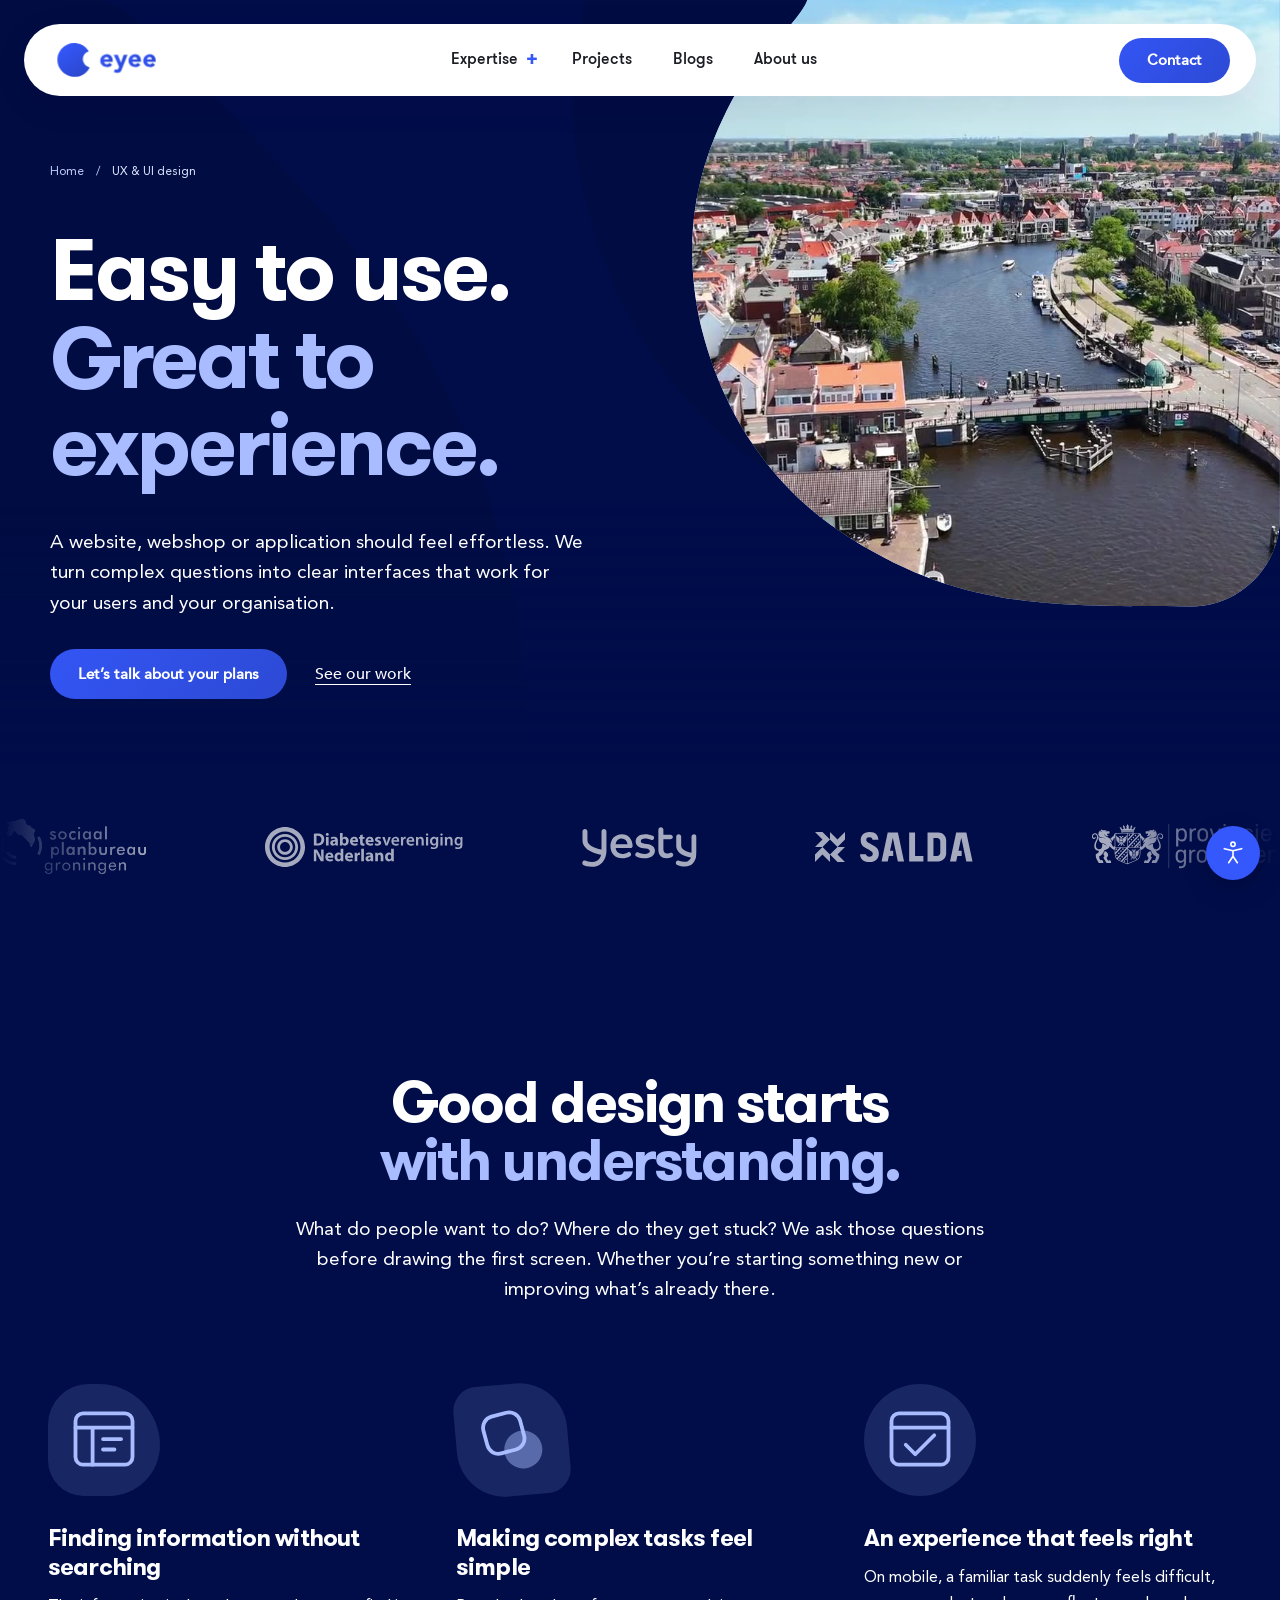
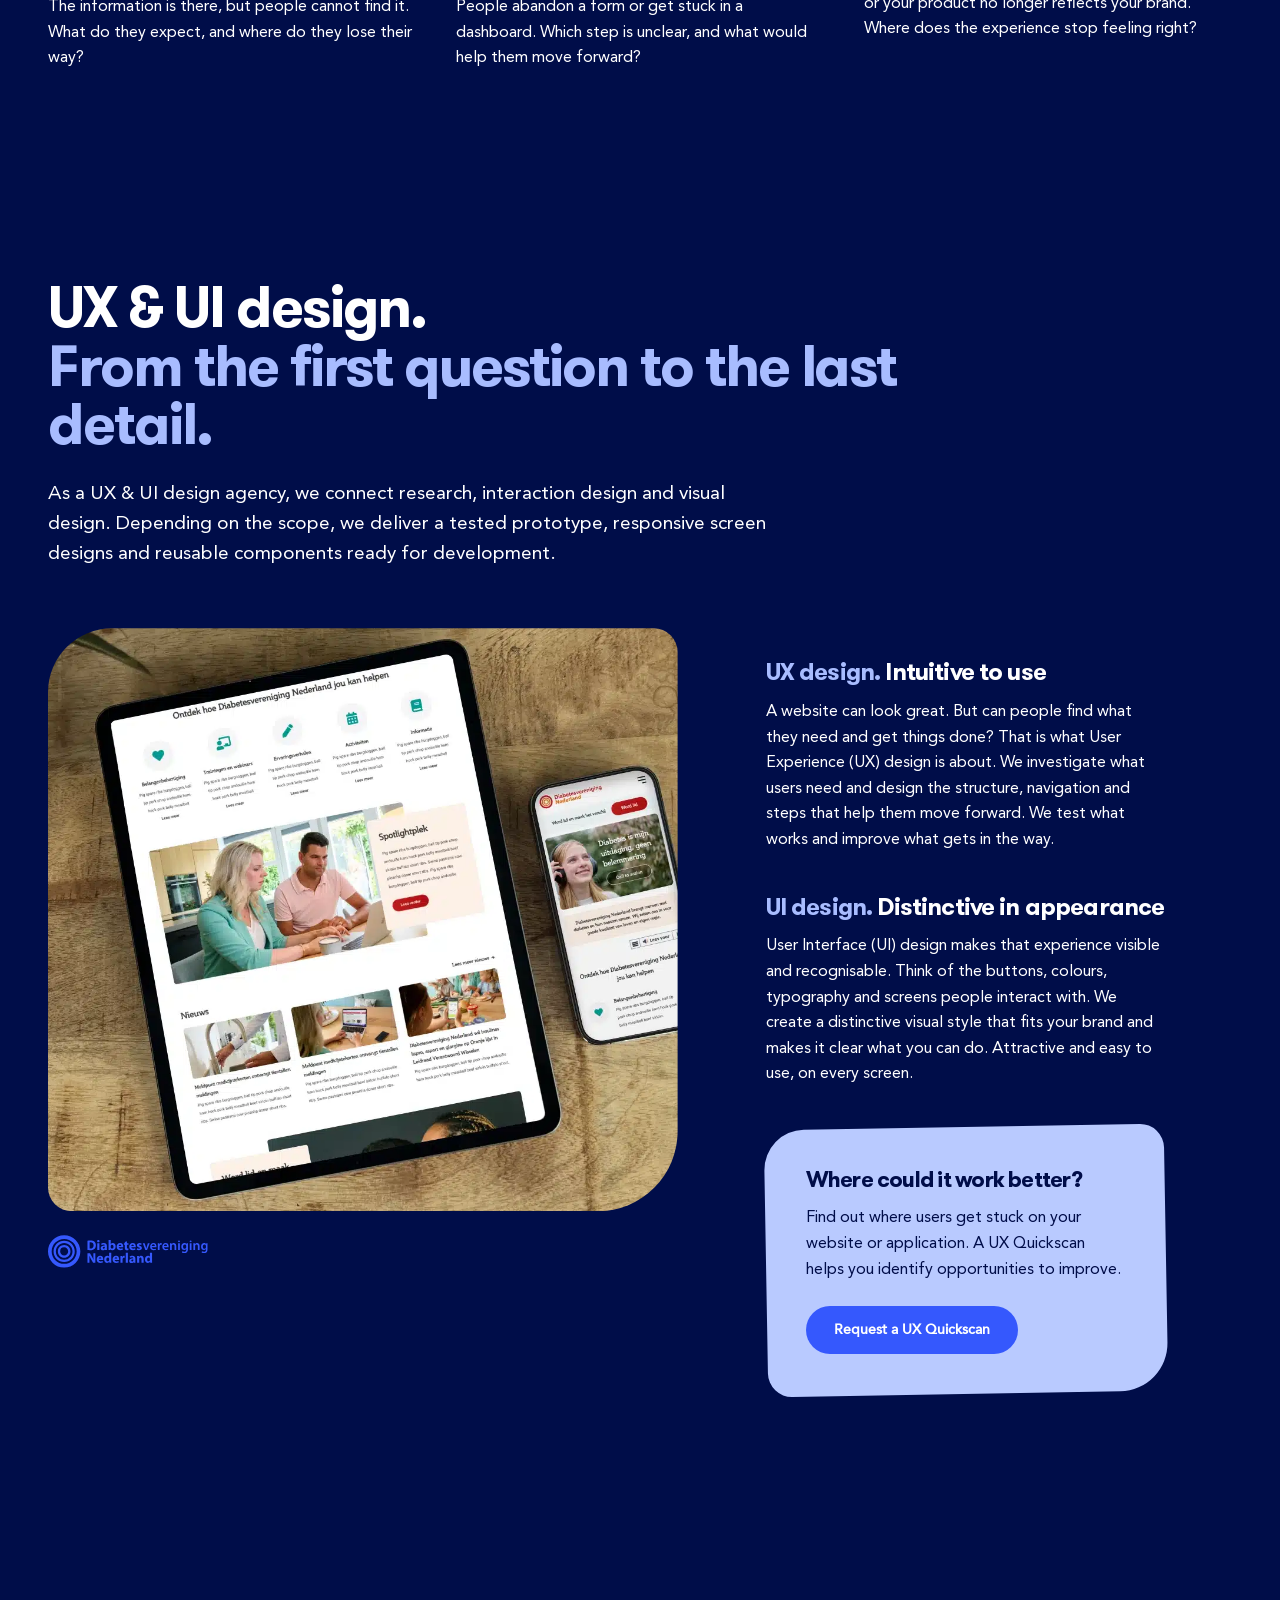
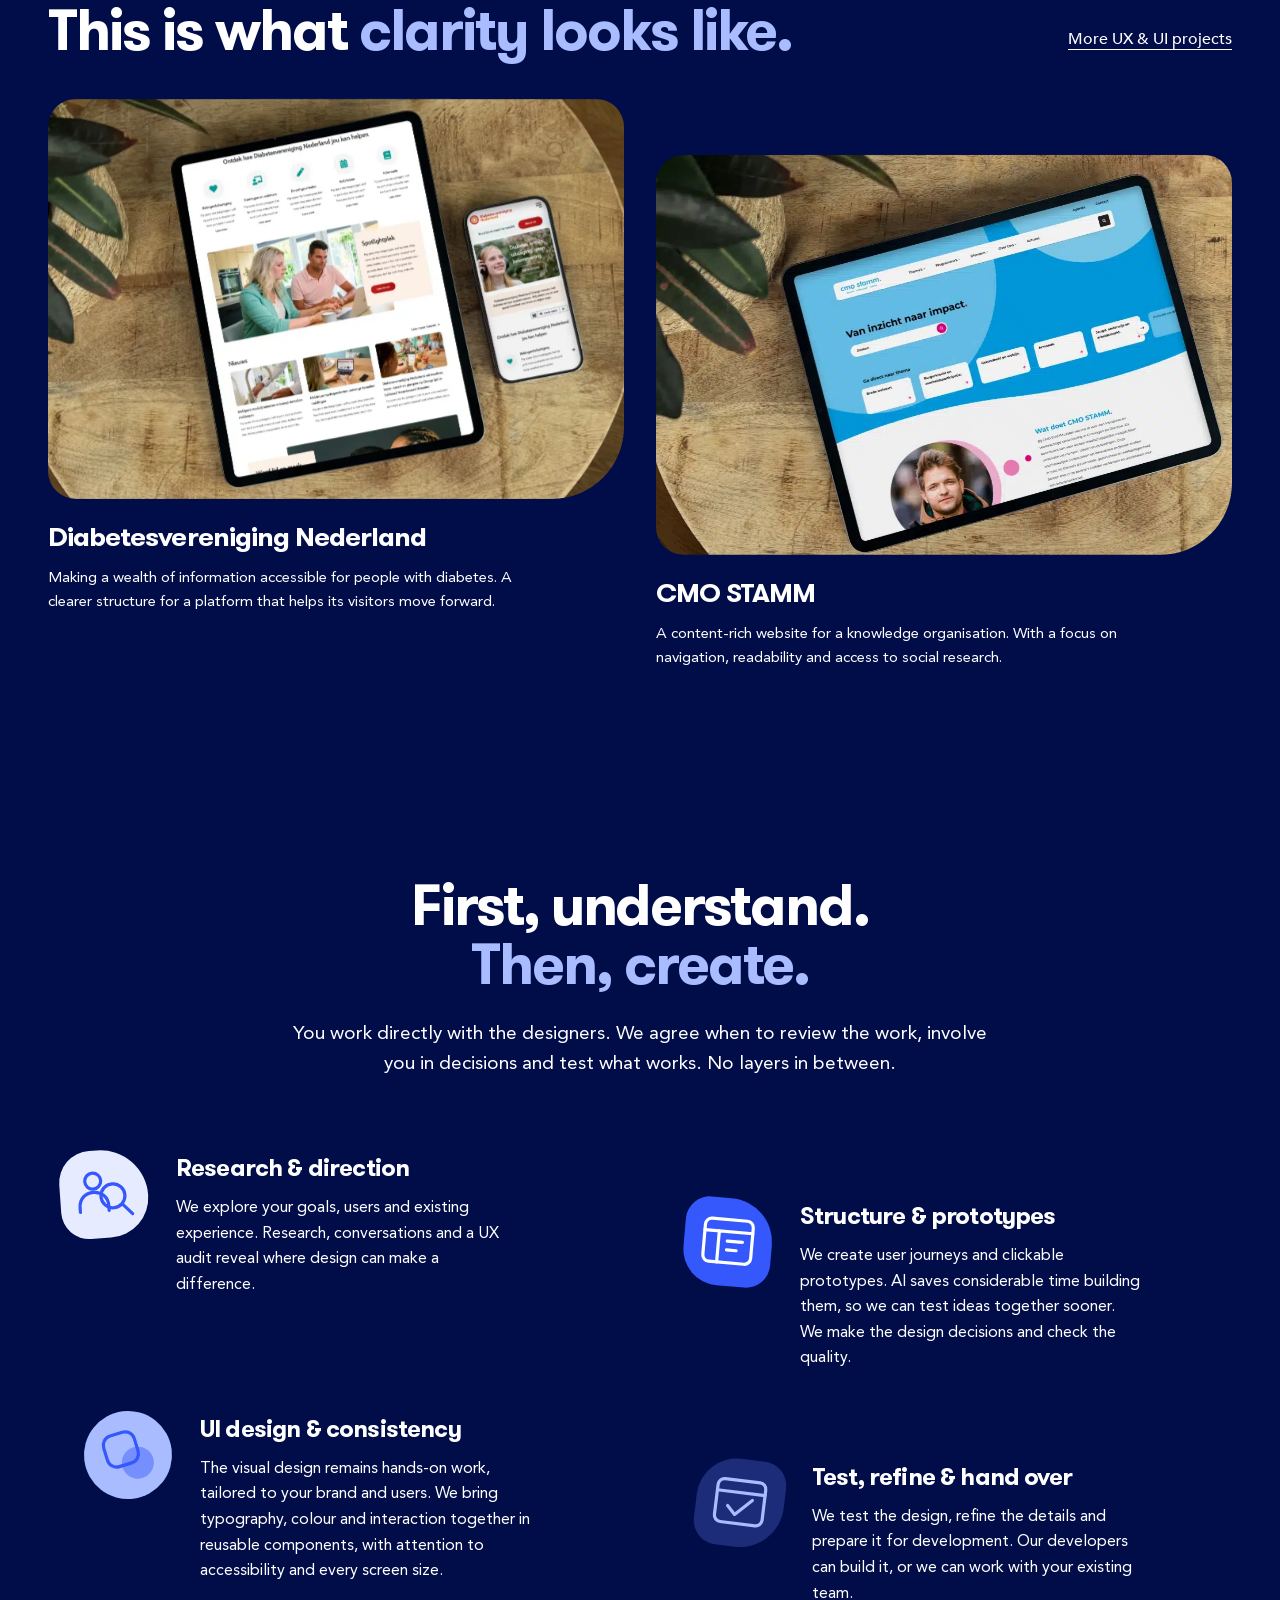
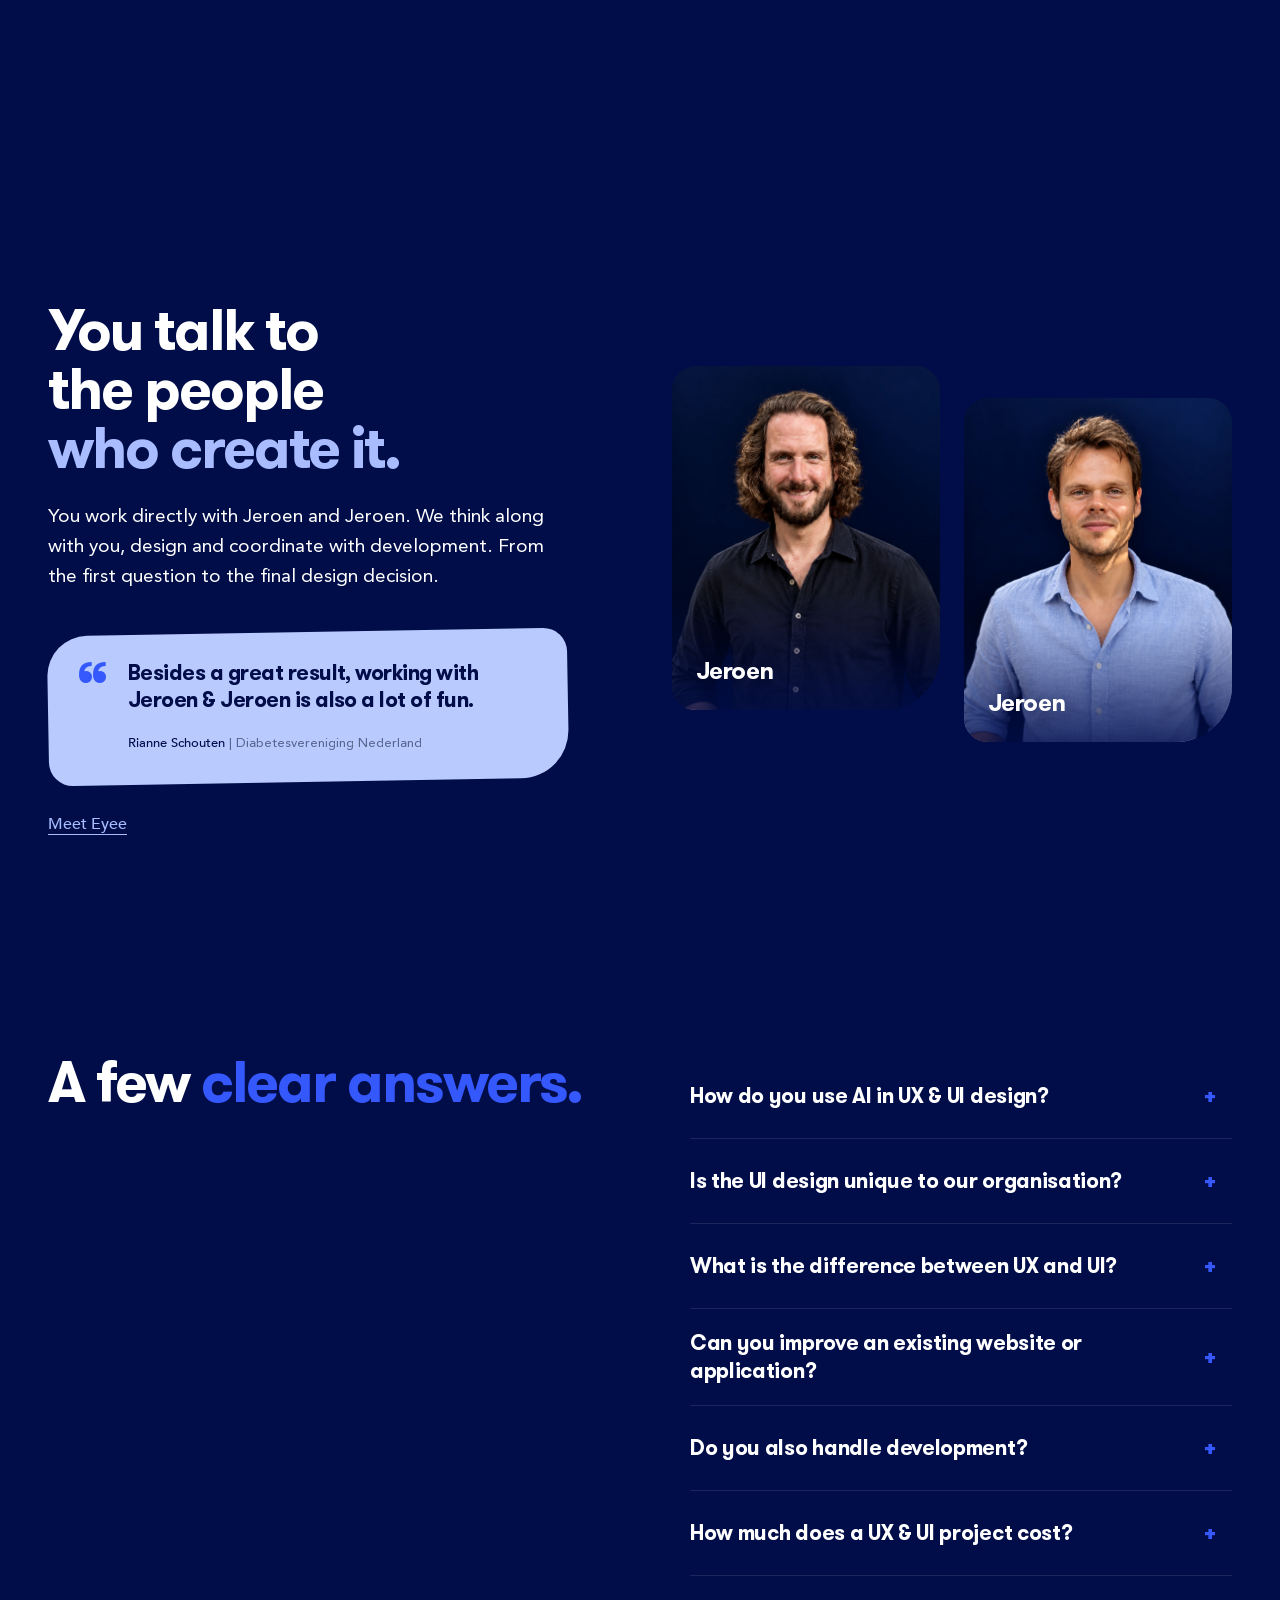
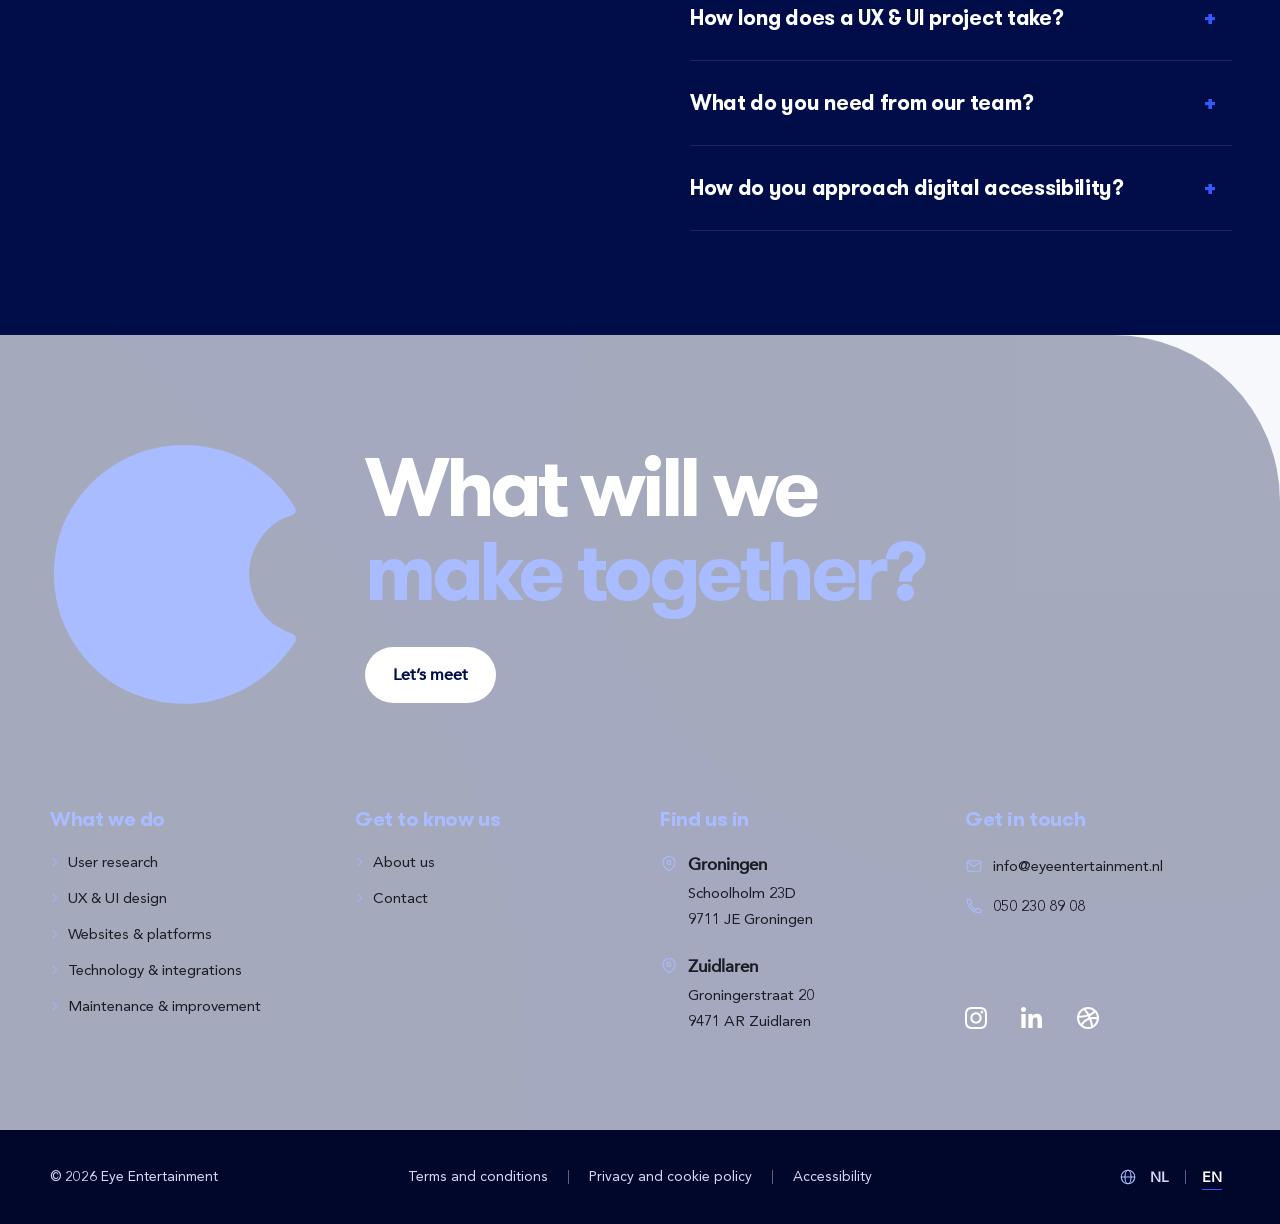
<file: ui-ux-design.html>
<!doctype html>
<html lang="nl">
  <head>
    <meta charset="utf-8" />
    <meta name="viewport" content="width=device-width,initial-scale=1,viewport-fit=cover" />
    <title>UX &amp; UI design — Heldere interfaces, betere ervaringen | Eyee</title>
    <meta
      name="description"
      content="Eyee verbindt gebruikersonderzoek, interactieontwerp en UI design. Voor heldere websites, webshops en applicaties. Bekijk ons werk en de UX Quickscan."
    />
    <link
      rel="icon"
      type="image/svg+xml"
      sizes="any"
      href="assets/favicon.svg?v=eyee-blue"
    />
    <link
      rel="stylesheet"
      href="style.css?v=20261019-action-consistency-2"
    />
    <link rel="stylesheet" href="menu.css?v=20261016-11" />
    <link rel="stylesheet" href="expertise-menu.css?v=20261016-13" />
    <link rel="stylesheet" href="accessibility.css?v=20261016-18" />
    <link rel="stylesheet" href="floating-cta.css?v=20261016-6" />
    <link rel="stylesheet" href="videocall.css?v=20261016-1" />
  <meta name="robots" content="noindex,follow"><link rel="stylesheet" href="ux-detail.css?v=20261018-12"><link rel="stylesheet" href="ux-motion.css?v=20261019-1"><link rel="stylesheet" href="ux-project-story.css?v=20261019-4"></head>
  <body class="ux-detail" data-floating-cta="ux">
    <svg
      class="clip-definitions"
      width="0"
      height="0"
      aria-hidden="true"
      focusable="false"
    >
      <defs>
        <clipPath id="hero-photo-clip" clipPathUnits="objectBoundingBox">
          <path
            d="M.1973 0H.9997V.8546C.9997.9272.9377.9992.8481.9992C.5922.9992.4571.9992.2716.8875C.1407.8086.0512.6837.0139.5259C-.018.3747.0158.2579.0764.1527C.104.1054.1863.0316.1973 0Z"
          />
        </clipPath>
      </defs>
    </svg>
    <a class="skip" href="#ux-main">Naar de inhoud</a>
    <header class="header">
      <a class="brand" href="index.html" aria-label="Eyee — home" aria-keyshortcuts="Alt+ArrowDown"
        ><svg
          xmlns="http://www.w3.org/2000/svg"
          width="90"
          height="41"
          viewBox="0 0 90 41"
          fill="none"
          class="brand-full"
          aria-hidden="true"
          focusable="false"
        >
          <defs>
            <linearGradient
              id="brand-intro-paint0"
              x1="13.4575"
              y1="4.43108"
              x2="52.9433"
              y2="62.3048"
              gradientUnits="userSpaceOnUse"
            >
              <stop stop-color="#3558FD" />
              <stop offset="1" stop-color="#203597" />
            </linearGradient>
            <linearGradient
              id="brand-intro-paint1"
              x1="42.1681"
              y1="18.43"
              x2="67.1056"
              y2="24.2595"
              gradientUnits="userSpaceOnUse"
            >
              <stop stop-color="#3558FD" />
              <stop offset="1" stop-color="#203597" />
            </linearGradient>
            <linearGradient
              id="brand-intro-paint2"
              x1="53.6194"
              y1="19.8373"
              x2="81.7409"
              y2="24.9375"
              gradientUnits="userSpaceOnUse"
            >
              <stop stop-color="#3558FD" />
              <stop offset="1" stop-color="#203597" />
            </linearGradient>
            <linearGradient
              id="brand-intro-paint3"
              x1="66.2794"
              y1="18.43"
              x2="91.2169"
              y2="24.2595"
              gradientUnits="userSpaceOnUse"
            >
              <stop stop-color="#3558FD" />
              <stop offset="1" stop-color="#203597" />
            </linearGradient>
            <linearGradient
              id="brand-intro-paint4"
              x1="78.8712"
              y1="18.43"
              x2="103.809"
              y2="24.2595"
              gradientUnits="userSpaceOnUse"
            >
              <stop stop-color="#3558FD" />
              <stop offset="1" stop-color="#203597" />
            </linearGradient>
          </defs>
          <g class="brand-eye">
            <path
              fill-rule="evenodd"
              clip-rule="evenodd"
              d="M9.51439 10.8486C13.2551 7.12958 17.5127 5.4933 22.5822 6.22587C26.7355 6.82609 30.0108 8.91113 32.4223 12.3533C32.749 12.8196 32.5829 13.227 31.9892 13.418C30.5887 13.8686 29.6257 14.8354 28.8642 16.0403C27.8134 17.7027 27.5132 19.5148 28.0193 21.4101C28.6881 23.9138 30.2279 25.6642 32.778 26.4289C33.4064 26.6173 33.5839 26.9881 33.2454 27.5502C31.8733 29.8279 30.118 31.7046 27.7534 33.0201C24.336 34.9211 20.72 35.3688 16.9498 34.4121C13.9233 33.6442 11.3914 32.0325 9.37889 29.5688C6.7812 26.3884 5.79259 22.7843 6.13658 18.7898C6.32133 16.6434 7.01391 14.6473 8.17219 12.8304C8.64339 12.0914 9.15447 11.3779 9.51439 10.8486Z"
              fill="url(#brand-intro-paint0)"
            />
          </g>
          <g class="brand-word">
            <path
              d="M52.8066 24.5167C52.2946 25.1689 51.6474 25.6723 50.865 26.0268C50.0827 26.3813 49.2719 26.5586 48.4327 26.5586C47.6361 26.5586 46.8858 26.431 46.1817 26.1757C45.4776 25.9205 44.866 25.5553 44.3468 25.0803C43.8276 24.6053 43.4186 24.0346 43.1199 23.3681C42.8212 22.7016 42.6719 21.9572 42.6719 21.1348C42.6719 20.3123 42.8212 19.5679 43.1199 18.9014C43.4186 18.235 43.8276 17.6642 44.3468 17.1892C44.866 16.7142 45.4776 16.349 46.1817 16.0938C46.8858 15.8386 47.6361 15.7109 48.4327 15.7109C49.1723 15.7109 49.8444 15.8386 50.449 16.0938C51.0535 16.349 51.5656 16.7142 51.9852 17.1892C52.4048 17.6642 52.7284 18.235 52.956 18.9014C53.1836 19.5679 53.2974 20.3123 53.2974 21.1348V22.1344H45.8723C46.0003 22.7442 46.2777 23.2298 46.7044 23.5914C47.1312 23.953 47.6575 24.1338 48.2833 24.1338C48.8096 24.1338 49.2541 24.0168 49.6169 23.7829C49.9796 23.5489 50.2961 23.2476 50.5663 22.8789L52.8066 24.5167ZM50.0969 19.9649C50.1111 19.4261 49.9333 18.9652 49.5635 18.5824C49.1937 18.1995 48.7172 18.0081 48.134 18.0081C47.7784 18.0081 47.4654 18.0648 47.1952 18.1782C46.9249 18.2917 46.6938 18.437 46.5017 18.6143C46.3097 18.7915 46.1604 18.9971 46.0537 19.2311C45.947 19.4651 45.8866 19.7097 45.8723 19.9649H50.0969Z"
              fill="url(#brand-intro-paint1)"
            />
            <path
              d="M61.2168 27.9841C61.0034 28.5371 60.7972 29.0263 60.598 29.4517C60.3989 29.8771 60.1464 30.2352 59.8406 30.5258C59.5348 30.8165 59.1471 31.0363 58.6777 31.1852C58.2083 31.3341 57.5896 31.4085 56.8215 31.4085C55.9965 31.4085 55.1999 31.2809 54.4318 31.0257L54.8585 28.4095C55.3422 28.6222 55.84 28.7285 56.3521 28.7285C56.7077 28.7285 56.9993 28.6895 57.2269 28.6116C57.4545 28.5336 57.6429 28.4201 57.7923 28.2712C57.9416 28.1223 58.0661 27.9416 58.1657 27.7289C58.2652 27.5162 58.3719 27.268 58.4857 26.9844L58.7204 26.3889L54.1758 15.9666H57.6323L60.2993 22.7942H60.342L62.625 15.9666H65.9108L61.2168 27.9841Z"
              fill="url(#brand-intro-paint2)"
            />
            <path
              d="M76.918 24.5167C76.4059 25.1689 75.7587 25.6723 74.9764 26.0268C74.194 26.3813 73.3832 26.5586 72.544 26.5586C71.7475 26.5586 70.9971 26.431 70.293 26.1757C69.5889 25.9205 68.9773 25.5553 68.4581 25.0803C67.9389 24.6053 67.53 24.0346 67.2313 23.3681C66.9326 22.7016 66.7832 21.9572 66.7832 21.1348C66.7832 20.3123 66.9326 19.5679 67.2313 18.9014C67.53 18.235 67.9389 17.6642 68.4581 17.1892C68.9773 16.7142 69.5889 16.349 70.293 16.0938C70.9971 15.8386 71.7475 15.7109 72.544 15.7109C73.2837 15.7109 73.9558 15.8386 74.5603 16.0938C75.1648 16.349 75.6769 16.7142 76.0965 17.1892C76.5161 17.6642 76.8397 18.235 77.0673 18.9014C77.2949 19.5679 77.4087 20.3123 77.4087 21.1348V22.1344H69.9837C70.1117 22.7442 70.389 23.2298 70.8158 23.5914C71.2425 23.953 71.7688 24.1338 72.3947 24.1338C72.921 24.1338 73.3655 24.0168 73.7282 23.7829C74.0909 23.5489 74.4074 23.2476 74.6776 22.8789L76.918 24.5167ZM74.2082 19.9649C74.2225 19.4261 74.0447 18.9652 73.6748 18.5824C73.305 18.1995 72.8285 18.0081 72.2453 18.0081C71.8897 18.0081 71.5768 18.0648 71.3065 18.1782C71.0362 18.2917 70.8051 18.437 70.6131 18.6143C70.421 18.7915 70.2717 18.9971 70.165 19.2311C70.0583 19.4651 69.9979 19.7097 69.9837 19.9649H74.2082Z"
              fill="url(#brand-intro-paint3)"
            />
            <path
              d="M89.5098 24.5167C88.9977 25.1689 88.3505 25.6723 87.5682 26.0268C86.7858 26.3813 85.975 26.5586 85.1358 26.5586C84.3393 26.5586 83.5889 26.431 82.8848 26.1757C82.1807 25.9205 81.5691 25.5553 81.0499 25.0803C80.5307 24.6053 80.1218 24.0346 79.8231 23.3681C79.5244 22.7016 79.375 21.9572 79.375 21.1348C79.375 20.3123 79.5244 19.5679 79.8231 18.9014C80.1218 18.235 80.5307 17.6642 81.0499 17.1892C81.5691 16.7142 82.1807 16.349 82.8848 16.0938C83.5889 15.8386 84.3393 15.7109 85.1358 15.7109C85.8755 15.7109 86.5476 15.8386 87.1521 16.0938C87.7566 16.349 88.2687 16.7142 88.6883 17.1892C89.1079 17.6642 89.4315 18.235 89.6591 18.9014C89.8867 19.5679 90.0005 20.3123 90.0005 21.1348V22.1344H82.5755C82.7035 22.7442 82.9808 23.2298 83.4076 23.5914C83.8343 23.953 84.3606 24.1338 84.9865 24.1338C85.5128 24.1338 85.9573 24.0168 86.32 23.7829C86.6827 23.5489 86.9992 23.2476 87.2694 22.8789L89.5098 24.5167ZM86.8 19.9649C86.8143 19.4261 86.6365 18.9652 86.2666 18.5824C85.8968 18.1995 85.4203 18.0081 84.8371 18.0081C84.4815 18.0081 84.1686 18.0648 83.8983 18.1782C83.628 18.2917 83.3969 18.437 83.2049 18.6143C83.0128 18.7915 82.8635 18.9971 82.7568 19.2311C82.6501 19.4651 82.5897 19.7097 82.5755 19.9649H86.8Z"
              fill="url(#brand-intro-paint4)"
            />
          </g></svg
        ><img
          class="brand-symbol"
          src="assets/beeldmerk.svg?v=4fdb95ffe9"
          alt=""
          aria-hidden="true"
      /></a>
      <nav class="desktop-nav" aria-label="Hoofdnavigatie">
        <div class="expertise-nav">
          <button class="expertise-trigger" type="button" aria-expanded="false" aria-controls="expertise-panel"><span>Expertises</span><span class="expertise-indicator" aria-hidden="true"></span></button>
          <div id="expertise-panel" class="expertise-panel" role="region" aria-labelledby="expertise-heading" hidden>
            <div class="expertise-primary">
              <h2 id="expertise-heading">Onze expertise</h2>
              <div class="expertise-pillars">
                <a class="expertise-pillar" href="index.html#gebruikersonderzoek">
                  <span class="expertise-pillar-icon expertise-pillar-research"><span class="service-art research-art" aria-hidden="true"><svg
                viewBox="0 0 80 80"
                fill="none"
                stroke="currentColor"
                stroke-width="6"
                stroke-linecap="round"
                stroke-linejoin="round"
              >
                <g class="research-person">
                  <circle cx="27" cy="23" r="10" />
                  <path d="M9 61v-6c0-11 8-18 18-18s18 7 18 18v6" />
                </g>
                <g class="research-lens">
                  <circle cx="51" cy="43" r="15" />
                  <path d="m62 54 12 13" />
                </g>
              </svg></span></span>
                  <span class="expertise-pillar-copy"><span class="expertise-title"><strong>Gebruikersonderzoek</strong><span class="expertise-arrow" aria-hidden="true"></span></span><span class="expertise-description">Ontdek wat je gebruikers nodig hebben.</span></span>
                </a>
                <a class="expertise-pillar" href="ui-ux-design.html">
                  <span class="expertise-pillar-icon expertise-pillar-design"><span class="service-art design-art" aria-hidden="true"><i></i><i></i></span></span>
                  <span class="expertise-pillar-copy"><span class="expertise-title"><strong>UX &amp; UI design</strong><span class="expertise-arrow" aria-hidden="true"></span></span><span class="expertise-description">Heldere interfaces die prettig werken.</span></span>
                </a>
                <a class="expertise-pillar" href="index.html#betrouwbare-techniek">
                  <span class="expertise-pillar-icon expertise-pillar-tech"><span class="service-art tech-art" aria-hidden="true"><i></i><i></i></span></span>
                  <span class="expertise-pillar-copy"><span class="expertise-title"><strong>Betrouwbare techniek</strong><span class="expertise-arrow" aria-hidden="true"></span></span><span class="expertise-description">Een solide basis die met je meegroeit.</span></span>
                </a>
              </div>
            </div>
            <div class="expertise-practical">
              <h2>Waarmee we je helpen</h2>
              <ul>
                <li><a href="https://eye-entertainment.nl/websites/"><span>Websites</span></a></li>
                <li><a href="https://eye-entertainment.nl/webshops/"><span>Webshops</span></a></li>
                <li><a href="https://eye-entertainment.nl/bedrijfsapplicaties/"><span>Bedrijfsapplicaties</span></a></li>
                <li><a href="https://eye-entertainment.nl/ios-android-apps/"><span>iOS &amp; Android Apps</span></a></li>
                <li><a href="ui-ux-design.html"><span>UX &amp; Platform Design</span></a></li>
                <li><a href="https://eye-entertainment.nl/magento-en-shopware/"><span>Magento &amp; Shopware</span></a></li>
                <li><a href="https://eye-entertainment.nl/seo-optimalisatie/"><span>SEO optimalisatie</span></a></li>
                <li><a href="https://eye-entertainment.nl/onderhoud/"><span>Ondersteuning &amp; Onderhoud</span></a></li>
                <li><a href="https://eye-entertainment.nl/verbeter-mijn-platform/"><span>Verbeter mijn platform</span></a></li>
              </ul>
            </div>
          </div>
        </div>
        <a href="index.html#werk">Cases</a
        ><a href="https://eye-entertainment.nl/blogs/">Blogs</a
        ><a href="index.html#over">Over ons</a>
      </nav>
      <div class="header-actions">
        <a class="contact-link" href="https://eye-entertainment.nl/contact/"
          >Contact
          <span aria-hidden="true"
            ><img
              src="assets/arrow-right-white.svg"
              width="14"
              height="9"
              alt="" /></span></a
        ><button
          class="menu-toggle"
          type="button"
          aria-label="Menu openen"
          aria-haspopup="dialog"
          aria-controls="menu"
          aria-expanded="false"
        >
          <svg class="menu-icon" width="25" height="21" viewBox="0 0 28 24" fill="none" stroke="currentColor" stroke-width="3" stroke-linecap="round" aria-hidden="true"><line class="icon-top" x1="3" y1="12" x2="25" y2="12"/><line class="icon-middle" x1="3" y1="12" x2="25" y2="12"/><line class="icon-bottom" x1="3" y1="12" x2="25" y2="12"/></svg>
        </button>
      </div>
    </header>
    <div class="expertise-scrim" aria-hidden="true" hidden></div>
    
    <dialog id="menu" class="menu-dialog" aria-label="Menu" tabindex="-1">
      <div class="menu-top">
        <a class="menu-brand" href="index.html#home" aria-label="Eyee — home"><img src="assets/eyee-menu-logo.svg" width="132" height="49" alt="Eyee" /></a>
        <button class="menu-close" type="button" aria-label="Menu sluiten">
          <svg class="menu-icon" width="34" height="34" viewBox="0 0 28 24" fill="none" stroke="currentColor" stroke-width="3" stroke-linecap="round" aria-hidden="true"><line class="icon-top" x1="3" y1="12" x2="25" y2="12"/><line class="icon-middle" x1="3" y1="12" x2="25" y2="12"/><line class="icon-bottom" x1="3" y1="12" x2="25" y2="12"/></svg>
        </button>
      </div>
      <div class="menu-layout">
        <div>
          <nav aria-label="Uitgebreide navigatie">
            <a href="https://eye-entertainment.nl/expertises/"
              >Expertises <span>→</span></a
            ><a href="index.html#werk">Cases <span>→</span></a
            ><a href="https://eye-entertainment.nl/blogs/"
              >Blogs <span>→</span></a
            ><a href="index.html#over">Over ons <span>→</span></a
            ><a href="https://eye-entertainment.nl/contact/">Contact <span>→</span></a>
          </nav>
        </div>
        <div class="menu-bottom">
          <div class="menu-language">
            <span class="language-switcher" role="group" aria-label="Taalkeuze">
              <button type="button" data-language="nl" lang="nl" aria-label="Nederlands" aria-pressed="true">NL</button>
              <span class="language-divider" aria-hidden="true"></span>
              <button type="button" data-language="en" lang="en" aria-label="English" aria-pressed="false">EN</button>
            </span>
          </div>
          <a class="menu-call" href="tel:+31502308908"><svg width="18" height="18" viewBox="0 0 24 24" fill="none" stroke="currentColor" stroke-width="1.5" stroke-linecap="round" stroke-linejoin="round" aria-hidden="true"><path d="M7 3H4a1 1 0 0 0-1 1c0 9.4 7.6 17 17 17a1 1 0 0 0 1-1v-3l-5-2-2 2a15 15 0 0 1-7-7l2-2-2-5Z"/></svg><span>Bel ons</span><span class="menu-call-arrow" aria-hidden="true"><img src="assets/arrow-right-white.svg" width="18" height="12" alt="" /></span></a>
        </div>
      </div>
    </dialog>
    <main id="ux-main">
  <section
        class="hero ux-home-hero"
        data-scroll-bg="#000D49"
        aria-labelledby="ux-title"
      >
        <div class="hero-copy">
          <div class="hero-shapes" aria-hidden="true">
            <span class="shape-disc"></span><span class="shape-dot"></span
            ><span class="shape-bottom"></span>
          </div>
          <div class="hero-portrait">
            <picture class="hero-video-poster">
              <source media="(max-width: 650px)" srcset="assets/eyee-showreel-hero-mobile-poster.jpg" />
              <img src="assets/eyee-showreel-hero-desktop-poster.jpg" width="800" height="840" alt="Dronebeeld van de stad" fetchpriority="high" />
            </picture>
            <video id="hero-video" class="hero-video" muted loop playsinline preload="none" aria-hidden="true"></video>
          </div>
          <nav class="ux-breadcrumb" aria-label="Breadcrumb"><a href="index.html">Home</a><span aria-hidden="true">/</span><span aria-current="page">UX &amp; UI design</span></nav><h1 id="ux-title"><span data-en="Easy to use.">Helder in gebruik.</span><br><em data-en="Great to experience.">Sterk in gevoel.</em></h1>
          <div class="hero-bottom"><p class="ux-lead" data-en="A website, webshop or application should feel effortless. We turn complex questions into clear interfaces that work for your users and your organisation.">Een website, webshop of applicatie moet vanzelfsprekend voelen. Wij vertalen complexe vragen naar heldere interfaces die werken voor je gebruikers én je organisatie.</p><div class="hero-actions"><a class="hero-cta hero-cta-primary" href="https://eye-entertainment.nl/contact/"><b class="ux-action-label" data-en="Let’s talk about your plans">Bespreek je plannen</b><span aria-hidden="true"><img src="assets/arrow-right-white.svg" width="14" height="9" alt=""></span></a><a class="hero-cta hero-cta-secondary" href="#ux-work" data-en="See our work">Bekijk ons werk</a></div></div>
        </div>
      </section><section
        class="client-wall section client-strip"
        data-scroll-bg="#000d49"
        aria-label="Een selectie van onze opdrachtgevers"
      >
        <svg width="0" height="0" aria-hidden="true" focusable="false" style="position: absolute"><defs><filter id="client-logo-tint" color-interpolation-filters="sRGB"><feColorMatrix type="saturate" values="0"/><feComponentTransfer><feFuncR type="table" tableValues="0 0 1"/><feFuncG type="table" tableValues="0 0 1"/><feFuncB type="table" tableValues="0 0 1"/></feComponentTransfer><feColorMatrix type="matrix" values="0.67451 0 0 0 0.32549 0 0.61961 0 0 0.38039 0 0 0.45882 0 0.54118 0 0 0 1 0"/></filter></defs></svg>
        <article class="eyee-logoslider-wrapper" style="--duration: 40s">
          <div class="marquee">
            <div class="marquee__group">
              <div class="r r1">
                <a
                  target="_blank"
                  rel="noopener noreferrer"
                  href="https://eye-entertainment.nl/opdrachtgevers/sociaal-planbureau-groningen/"
                  class="logo-item"
                  ><img
                    class="logo-img first"
                    style="height: 55px"
                    src="assets/client-slider-49620bfa6d33.svg"
                    alt="Sociaal Planbureau Groningen" /><img
                    class="logo-img second"
                    style="height: 55px"
                    src="assets/client-slider-d979b75b858e.svg"
                    alt="Sociaal Planbureau Groningen" /></a
                ><a
                  target="_blank"
                  rel="noopener noreferrer"
                  href="https://eye-entertainment.nl/opdrachtgevers/diabetesvereniging-nederland/"
                  class="logo-item"
                  ><img
                    class="logo-img first"
                    style="height: 40px"
                    src="assets/client-slider-cfbfcf48ce87.svg"
                    alt="Diabetesvereniging Nederland" /><img
                    class="logo-img second"
                    style="height: 40px"
                    src="assets/client-slider-b6ab68667841.svg"
                    alt="Diabetesvereniging Nederland" /></a
                ><a
                  target="_blank"
                  rel="noopener noreferrer"
                  href="https://eye-entertainment.nl/opdrachtgevers/yesty/"
                  class="logo-item"
                  ><img
                    class="logo-img first"
                    style="height: 40px"
                    src="assets/client-slider-f21b3d1928e7.svg"
                    alt="Yesty" /><img
                    class="logo-img second"
                    style="height: 40px"
                    src="assets/client-slider-37b8ec7cb5c3.svg"
                    alt="Yesty" /></a
                ><a
                  target="_blank"
                  rel="noopener noreferrer"
                  href="https://eye-entertainment.nl/opdrachtgevers/salda/"
                  class="logo-item"
                  ><img
                    class="logo-img first"
                    style="height: 30px"
                    src="assets/client-slider-20cdc62dc676.svg"
                    alt="Salda" /><img
                    class="logo-img second"
                    style="height: 30px"
                    src="assets/client-slider-1c26e1fbf0e0.svg"
                    alt="Salda" /></a
                ><a
                  target="_blank"
                  rel="noopener noreferrer"
                  href="https://eye-entertainment.nl/opdrachtgevers/provincie-groningen/"
                  class="logo-item"
                  ><img
                    class="logo-img first"
                    style="height: 45px"
                    src="assets/client-slider-98b4e5aa6078.svg"
                    alt="Provincie Groningen" /><img
                    class="logo-img second"
                    style="height: 45px"
                    src="assets/client-slider-f69f68d73787.svg"
                    alt="Provincie Groningen" /></a
                ><a
                  target="_blank"
                  rel="noopener noreferrer"
                  href="https://eye-entertainment.nl/opdrachtgevers/gullimex/"
                  class="logo-item"
                  ><img
                    class="logo-img first"
                    style="height: 40px"
                    src="assets/client-slider-445c90ca2f07.svg"
                    alt="Gullimex" /><img
                    class="logo-img second"
                    style="height: 40px"
                    src="assets/client-slider-22fb444d3d4b.svg"
                    alt="Gullimex" /></a
                ><a
                  target="_blank"
                  rel="noopener noreferrer"
                  href="https://eye-entertainment.nl/opdrachtgevers/trendbureau-drenthe/"
                  class="logo-item"
                  ><img
                    class="logo-img first"
                    style="height: 55px"
                    src="assets/client-slider-09e43a5abc71.svg"
                    alt="Trendbureau Drenthe" /><img
                    class="logo-img second"
                    style="height: 55px"
                    src="assets/client-slider-fa4d386a071c.svg"
                    alt="Trendbureau Drenthe" /></a
                ><a
                  target="_blank"
                  rel="noopener noreferrer"
                  href="https://eye-entertainment.nl/opdrachtgevers/the-indian-maharadja/"
                  class="logo-item"
                  ><img
                    class="logo-img first"
                    style="height: 55px"
                    src="assets/client-slider-2ef7be026399.svg"
                    alt="The Indian Maharadja" /><img
                    class="logo-img second"
                    style="height: 55px"
                    src="assets/client-slider-12ba22347359.svg"
                    alt="The Indian Maharadja" /></a
                ><a
                  target="_blank"
                  rel="noopener noreferrer"
                  href="https://eye-entertainment.nl/opdrachtgevers/cmo-stamm/"
                  class="logo-item"
                  ><img
                    class="logo-img first"
                    style="height: 20px"
                    src="assets/client-slider-2c8688d3161d.svg"
                    alt="CMO STAMM" /><img
                    class="logo-img second"
                    style="height: 20px"
                    src="assets/client-slider-e0a81075a2fe.svg"
                    alt="CMO STAMM" /></a
                ><a
                  target="_blank"
                  rel="noopener noreferrer"
                  href="https://eye-entertainment.nl/opdrachtgevers/101bhv/"
                  class="logo-item"
                  ><img
                    class="logo-img first"
                    style="height: 50px"
                    src="assets/logo-101bhv.svg"
                    alt="101BHV" /><img
                    class="logo-img second"
                    style="height: 50px"
                    src="assets/logo-101bhv.svg"
                    alt="101BHV" /></a
                ><a
                  target="_blank"
                  rel="noopener noreferrer"
                  href="https://eye-entertainment.nl/opdrachtgevers/beach-wagon/"
                  class="logo-item"
                  ><img
                    class="logo-img first"
                    style="height: 50px"
                    src="assets/client-slider-8bf4eac66f78.svg"
                    alt="Beach Wagon" /><img
                    class="logo-img second"
                    style="height: 50px"
                    src="assets/client-slider-cc38c21f6e75.svg"
                    alt="Beach Wagon"
                /></a>
              </div>
              <div class="r r2">
                <a
                  target="_blank"
                  rel="noopener noreferrer"
                  href="https://eye-entertainment.nl/opdrachtgevers/provincie-drenthe/"
                  class="logo-item"
                  ><img
                    class="logo-img first"
                    style="height: 30px"
                    src="assets/client-slider-f61c9474a30e.svg"
                    alt="Provincie Drenthe" /><img
                    class="logo-img second"
                    style="height: 30px"
                    src="assets/client-slider-0d6a410d7923.svg"
                    alt="Provincie Drenthe" /></a
                ><a
                  target="_blank"
                  rel="noopener noreferrer"
                  href="https://eye-entertainment.nl/opdrachtgevers/bijscholing-instituut-voor-therapeuten/"
                  class="logo-item"
                  ><img
                    class="logo-img first"
                    style="height: 50px"
                    src="assets/client-slider-2dab9fa09766.svg"
                    alt="Bijscholing Instituut voor Therapeuten" /><img
                    class="logo-img second"
                    style="height: 50px"
                    src="assets/client-slider-e326ccbe0055.svg"
                    alt="Bijscholing Instituut voor Therapeuten" /></a
                ><a
                  target="_blank"
                  rel="noopener noreferrer"
                  href="https://eye-entertainment.nl/opdrachtgevers/drenthe-samen-gezond-in-beweging/"
                  class="logo-item"
                  ><img
                    class="logo-img first"
                    style="height: 55px"
                    src="assets/client-slider-0d7324493cc4.svg"
                    alt="Drenthe samen gezond in beweging" /><img
                    class="logo-img second"
                    style="height: 55px"
                    src="assets/client-slider-bd69c027354d.svg"
                    alt="Drenthe samen gezond in beweging" /></a
                ><a
                  target="_blank"
                  rel="noopener noreferrer"
                  href="https://eye-entertainment.nl/opdrachtgevers/de-print-partner/"
                  class="logo-item"
                  ><img
                    class="logo-img first"
                    style="height: 25px"
                    src="assets/client-slider-4edae6386b6f.svg"
                    alt="De Print Partner" /><img
                    class="logo-img second"
                    style="height: 25px"
                    src="assets/client-slider-3826d83f4b29.svg"
                    alt="De Print Partner" /></a
                ><a
                  target="_blank"
                  rel="noopener noreferrer"
                  href="https://eye-entertainment.nl/opdrachtgevers/horecagoedkoop/"
                  class="logo-item"
                  ><img
                    class="logo-img first"
                    style="height: 40px"
                    src="assets/logo-horecagoedkoop.svg"
                    alt="Horecagoedkoop" /><img
                    class="logo-img second"
                    style="height: 40px"
                    src="assets/logo-horecagoedkoop.svg"
                    alt="Horecagoedkoop" /></a
                ><a
                  target="_blank"
                  rel="noopener noreferrer"
                  href="https://eye-entertainment.nl/opdrachtgevers/gooze/"
                  class="logo-item"
                  ><img
                    class="logo-img first"
                    style="height: 25px"
                    src="assets/client-slider-388b2e9fd227.svg"
                    alt="Gooze" /><img
                    class="logo-img second"
                    style="height: 25px"
                    src="assets/client-slider-c85b772190b2.svg"
                    alt="Gooze" /></a
                ><a
                  target="_blank"
                  rel="noopener noreferrer"
                  href="https://eye-entertainment.nl/opdrachtgevers/ukraine-food/"
                  class="logo-item"
                  ><img
                    class="logo-img first"
                    style="height: 45px"
                    src="assets/client-slider-0225ca1ac8ce.svg"
                    alt="Ukraine Food" /><img
                    class="logo-img second"
                    style="height: 45px"
                    src="assets/client-slider-76e9012f9a93.svg"
                    alt="Ukraine Food" /></a
                ><a
                  target="_blank"
                  rel="noopener noreferrer"
                  href="https://eye-entertainment.nl/opdrachtgevers/symphony-travel/"
                  class="logo-item"
                  ><img
                    class="logo-img first"
                    style="height: 18px"
                    src="assets/client-slider-e2c19cee3662.svg"
                    alt="Symphony Travel" /><img
                    class="logo-img second"
                    style="height: 18px"
                    src="assets/client-slider-d179adf80a6d.svg"
                    alt="Symphony Travel" /></a
                ><a
                  target="_blank"
                  rel="noopener noreferrer"
                  href="https://eye-entertainment.nl/opdrachtgevers/kwekerij-arborealis/"
                  class="logo-item"
                  ><img
                    class="logo-img first"
                    style="height: 58px"
                    src="assets/client-slider-39ddb00eded8.svg"
                    alt="Kwekerij Arborealis" /><img
                    class="logo-img second"
                    style="height: 58px"
                    src="assets/client-slider-19d0163aee39.svg"
                    alt="Kwekerij Arborealis" /></a
                ><a
                  target="_blank"
                  rel="noopener noreferrer"
                  href="https://eye-entertainment.nl/opdrachtgevers/groenstudio-schone/"
                  class="logo-item"
                  ><img
                    class="logo-img first"
                    style="height: 50px"
                    src="assets/client-slider-b425ba609ca0.svg"
                    alt="Groenstudio Schöne" /><img
                    class="logo-img second"
                    style="height: 50px"
                    src="assets/client-slider-84a78badd6fb.svg"
                    alt="Groenstudio Schöne" /></a
                ><a
                  target="_blank"
                  rel="noopener noreferrer"
                  href="https://eye-entertainment.nl/opdrachtgevers/spijs/"
                  class="logo-item"
                  ><img
                    class="logo-img first"
                    style="height: 50px"
                    src="assets/client-slider-674fae9d6617.svg"
                    alt="Spijs" /><img
                    class="logo-img second"
                    style="height: 50px"
                    src="assets/client-slider-3f1501114a78.svg"
                    alt="Spijs"
                /></a>
              </div>
            </div>
            <div aria-hidden="true" class="marquee__group" inert>
              <div class="r r1">
                <a
                  target="_blank"
                  rel="noopener noreferrer"
                  href="https://eye-entertainment.nl/opdrachtgevers/sociaal-planbureau-groningen/"
                  class="logo-item"
                  ><img
                    class="logo-img first"
                    style="height: 55px"
                    src="assets/client-slider-49620bfa6d33.svg"
                    alt="Sociaal Planbureau Groningen" /><img
                    class="logo-img second"
                    style="height: 55px"
                    src="assets/client-slider-d979b75b858e.svg"
                    alt="Sociaal Planbureau Groningen" /></a
                ><a
                  target="_blank"
                  rel="noopener noreferrer"
                  href="https://eye-entertainment.nl/opdrachtgevers/diabetesvereniging-nederland/"
                  class="logo-item"
                  ><img
                    class="logo-img first"
                    style="height: 40px"
                    src="assets/client-slider-cfbfcf48ce87.svg"
                    alt="Diabetesvereniging Nederland" /><img
                    class="logo-img second"
                    style="height: 40px"
                    src="assets/client-slider-b6ab68667841.svg"
                    alt="Diabetesvereniging Nederland" /></a
                ><a
                  target="_blank"
                  rel="noopener noreferrer"
                  href="https://eye-entertainment.nl/opdrachtgevers/yesty/"
                  class="logo-item"
                  ><img
                    class="logo-img first"
                    style="height: 40px"
                    src="assets/client-slider-f21b3d1928e7.svg"
                    alt="Yesty" /><img
                    class="logo-img second"
                    style="height: 40px"
                    src="assets/client-slider-37b8ec7cb5c3.svg"
                    alt="Yesty" /></a
                ><a
                  target="_blank"
                  rel="noopener noreferrer"
                  href="https://eye-entertainment.nl/opdrachtgevers/salda/"
                  class="logo-item"
                  ><img
                    class="logo-img first"
                    style="height: 30px"
                    src="assets/client-slider-20cdc62dc676.svg"
                    alt="Salda" /><img
                    class="logo-img second"
                    style="height: 30px"
                    src="assets/client-slider-1c26e1fbf0e0.svg"
                    alt="Salda" /></a
                ><a
                  target="_blank"
                  rel="noopener noreferrer"
                  href="https://eye-entertainment.nl/opdrachtgevers/provincie-groningen/"
                  class="logo-item"
                  ><img
                    class="logo-img first"
                    style="height: 45px"
                    src="assets/client-slider-98b4e5aa6078.svg"
                    alt="Provincie Groningen" /><img
                    class="logo-img second"
                    style="height: 45px"
                    src="assets/client-slider-f69f68d73787.svg"
                    alt="Provincie Groningen" /></a
                ><a
                  target="_blank"
                  rel="noopener noreferrer"
                  href="https://eye-entertainment.nl/opdrachtgevers/gullimex/"
                  class="logo-item"
                  ><img
                    class="logo-img first"
                    style="height: 40px"
                    src="assets/client-slider-445c90ca2f07.svg"
                    alt="Gullimex" /><img
                    class="logo-img second"
                    style="height: 40px"
                    src="assets/client-slider-22fb444d3d4b.svg"
                    alt="Gullimex" /></a
                ><a
                  target="_blank"
                  rel="noopener noreferrer"
                  href="https://eye-entertainment.nl/opdrachtgevers/trendbureau-drenthe/"
                  class="logo-item"
                  ><img
                    class="logo-img first"
                    style="height: 55px"
                    src="assets/client-slider-09e43a5abc71.svg"
                    alt="Trendbureau Drenthe" /><img
                    class="logo-img second"
                    style="height: 55px"
                    src="assets/client-slider-fa4d386a071c.svg"
                    alt="Trendbureau Drenthe" /></a
                ><a
                  target="_blank"
                  rel="noopener noreferrer"
                  href="https://eye-entertainment.nl/opdrachtgevers/the-indian-maharadja/"
                  class="logo-item"
                  ><img
                    class="logo-img first"
                    style="height: 55px"
                    src="assets/client-slider-2ef7be026399.svg"
                    alt="The Indian Maharadja" /><img
                    class="logo-img second"
                    style="height: 55px"
                    src="assets/client-slider-12ba22347359.svg"
                    alt="The Indian Maharadja" /></a
                ><a
                  target="_blank"
                  rel="noopener noreferrer"
                  href="https://eye-entertainment.nl/opdrachtgevers/cmo-stamm/"
                  class="logo-item"
                  ><img
                    class="logo-img first"
                    style="height: 20px"
                    src="assets/client-slider-2c8688d3161d.svg"
                    alt="CMO STAMM" /><img
                    class="logo-img second"
                    style="height: 20px"
                    src="assets/client-slider-e0a81075a2fe.svg"
                    alt="CMO STAMM" /></a
                ><a
                  target="_blank"
                  rel="noopener noreferrer"
                  href="https://eye-entertainment.nl/opdrachtgevers/101bhv/"
                  class="logo-item"
                  ><img
                    class="logo-img first"
                    style="height: 50px"
                    src="assets/logo-101bhv.svg"
                    alt="101BHV" /><img
                    class="logo-img second"
                    style="height: 50px"
                    src="assets/logo-101bhv.svg"
                    alt="101BHV" /></a
                ><a
                  target="_blank"
                  rel="noopener noreferrer"
                  href="https://eye-entertainment.nl/opdrachtgevers/beach-wagon/"
                  class="logo-item"
                  ><img
                    class="logo-img first"
                    style="height: 50px"
                    src="assets/client-slider-8bf4eac66f78.svg"
                    alt="Beach Wagon" /><img
                    class="logo-img second"
                    style="height: 50px"
                    src="assets/client-slider-cc38c21f6e75.svg"
                    alt="Beach Wagon"
                /></a>
              </div>
              <div class="r r2">
                <a
                  target="_blank"
                  rel="noopener noreferrer"
                  href="https://eye-entertainment.nl/opdrachtgevers/provincie-drenthe/"
                  class="logo-item"
                  ><img
                    class="logo-img first"
                    style="height: 30px"
                    src="assets/client-slider-f61c9474a30e.svg"
                    alt="Provincie Drenthe" /><img
                    class="logo-img second"
                    style="height: 30px"
                    src="assets/client-slider-0d6a410d7923.svg"
                    alt="Provincie Drenthe" /></a
                ><a
                  target="_blank"
                  rel="noopener noreferrer"
                  href="https://eye-entertainment.nl/opdrachtgevers/bijscholing-instituut-voor-therapeuten/"
                  class="logo-item"
                  ><img
                    class="logo-img first"
                    style="height: 50px"
                    src="assets/client-slider-2dab9fa09766.svg"
                    alt="Bijscholing Instituut voor Therapeuten" /><img
                    class="logo-img second"
                    style="height: 50px"
                    src="assets/client-slider-e326ccbe0055.svg"
                    alt="Bijscholing Instituut voor Therapeuten" /></a
                ><a
                  target="_blank"
                  rel="noopener noreferrer"
                  href="https://eye-entertainment.nl/opdrachtgevers/drenthe-samen-gezond-in-beweging/"
                  class="logo-item"
                  ><img
                    class="logo-img first"
                    style="height: 55px"
                    src="assets/client-slider-0d7324493cc4.svg"
                    alt="Drenthe samen gezond in beweging" /><img
                    class="logo-img second"
                    style="height: 55px"
                    src="assets/client-slider-bd69c027354d.svg"
                    alt="Drenthe samen gezond in beweging" /></a
                ><a
                  target="_blank"
                  rel="noopener noreferrer"
                  href="https://eye-entertainment.nl/opdrachtgevers/de-print-partner/"
                  class="logo-item"
                  ><img
                    class="logo-img first"
                    style="height: 25px"
                    src="assets/client-slider-4edae6386b6f.svg"
                    alt="De Print Partner" /><img
                    class="logo-img second"
                    style="height: 25px"
                    src="assets/client-slider-3826d83f4b29.svg"
                    alt="De Print Partner" /></a
                ><a
                  target="_blank"
                  rel="noopener noreferrer"
                  href="https://eye-entertainment.nl/opdrachtgevers/horecagoedkoop/"
                  class="logo-item"
                  ><img
                    class="logo-img first"
                    style="height: 40px"
                    src="assets/logo-horecagoedkoop.svg"
                    alt="Horecagoedkoop" /><img
                    class="logo-img second"
                    style="height: 40px"
                    src="assets/logo-horecagoedkoop.svg"
                    alt="Horecagoedkoop" /></a
                ><a
                  target="_blank"
                  rel="noopener noreferrer"
                  href="https://eye-entertainment.nl/opdrachtgevers/gooze/"
                  class="logo-item"
                  ><img
                    class="logo-img first"
                    style="height: 25px"
                    src="assets/client-slider-388b2e9fd227.svg"
                    alt="Gooze" /><img
                    class="logo-img second"
                    style="height: 25px"
                    src="assets/client-slider-c85b772190b2.svg"
                    alt="Gooze" /></a
                ><a
                  target="_blank"
                  rel="noopener noreferrer"
                  href="https://eye-entertainment.nl/opdrachtgevers/ukraine-food/"
                  class="logo-item"
                  ><img
                    class="logo-img first"
                    style="height: 45px"
                    src="assets/client-slider-0225ca1ac8ce.svg"
                    alt="Ukraine Food" /><img
                    class="logo-img second"
                    style="height: 45px"
                    src="assets/client-slider-76e9012f9a93.svg"
                    alt="Ukraine Food" /></a
                ><a
                  target="_blank"
                  rel="noopener noreferrer"
                  href="https://eye-entertainment.nl/opdrachtgevers/symphony-travel/"
                  class="logo-item"
                  ><img
                    class="logo-img first"
                    style="height: 18px"
                    src="assets/client-slider-e2c19cee3662.svg"
                    alt="Symphony Travel" /><img
                    class="logo-img second"
                    style="height: 18px"
                    src="assets/client-slider-d179adf80a6d.svg"
                    alt="Symphony Travel" /></a
                ><a
                  target="_blank"
                  rel="noopener noreferrer"
                  href="https://eye-entertainment.nl/opdrachtgevers/kwekerij-arborealis/"
                  class="logo-item"
                  ><img
                    class="logo-img first"
                    style="height: 58px"
                    src="assets/client-slider-39ddb00eded8.svg"
                    alt="Kwekerij Arborealis" /><img
                    class="logo-img second"
                    style="height: 58px"
                    src="assets/client-slider-19d0163aee39.svg"
                    alt="Kwekerij Arborealis" /></a
                ><a
                  target="_blank"
                  rel="noopener noreferrer"
                  href="https://eye-entertainment.nl/opdrachtgevers/groenstudio-schone/"
                  class="logo-item"
                  ><img
                    class="logo-img first"
                    style="height: 50px"
                    src="assets/client-slider-b425ba609ca0.svg"
                    alt="Groenstudio Schöne" /><img
                    class="logo-img second"
                    style="height: 50px"
                    src="assets/client-slider-84a78badd6fb.svg"
                    alt="Groenstudio Schöne" /></a
                ><a
                  target="_blank"
                  rel="noopener noreferrer"
                  href="https://eye-entertainment.nl/opdrachtgevers/spijs/"
                  class="logo-item"
                  ><img
                    class="logo-img first"
                    style="height: 50px"
                    src="assets/client-slider-674fae9d6617.svg"
                    alt="Spijs" /><img
                    class="logo-img second"
                    style="height: 50px"
                    src="assets/client-slider-3f1501114a78.svg"
                    alt="Spijs"
                /></a>
              </div>
            </div>
          </div>
        </article>
      </section>

  <section class="ux-section ux-intro" aria-labelledby="ux-challenge">
    <div class="ux-wrap ux-split"><div><h2 id="ux-challenge"><span data-en="Good design starts">Goed ontwerp begint</span><br><em data-en="with understanding.">met begrijpen.</em></h2><p class="ux-section-intro" data-en="What do people want to do? Where do they get stuck? We ask those questions before drawing the first screen. Whether you’re starting something new or improving what’s already there.">Wat willen mensen doen? Waar lopen ze vast? Die vragen stellen we vóór we het eerste scherm tekenen. Of je nu iets nieuws maakt of je bestaande platform wilt verbeteren.</p></div>
    <div class="ux-challenges"><article><div class="ux-process-art ux-benefit-art" aria-hidden="true"><svg viewBox="0 0 80 80" fill="none" stroke="currentColor" stroke-width="4" stroke-linecap="round" stroke-linejoin="round"><rect x="10" y="12" width="60" height="54" rx="8"/><path d="M10 27h60M28 27v39M39 39h19M39 50h12"/></svg></div><div><h3 data-en="Finding information without searching">Vinden zonder te zoeken</h3><p data-en="The information is there, but people cannot find it. What do they expect, and where do they lose their way?">De informatie is er, maar mensen vinden haar niet. Wat verwachten ze en waar raken ze de weg kwijt?</p></div></article><article><div class="ux-process-art ux-benefit-art" aria-hidden="true"><svg viewBox="0 0 80 80" fill="none" stroke="currentColor" stroke-width="4" stroke-linecap="round" stroke-linejoin="round"><rect x="12" y="12" width="40" height="40" rx="12" transform="rotate(-10 32 32)"/><circle cx="51" cy="51" r="20" fill="currentColor" stroke="none" opacity=".45"/></svg></div><div><h3 data-en="Making complex tasks feel simple">Complex voelt eenvoudig</h3><p data-en="People abandon a form or get stuck in a dashboard. Which step is unclear, and what would help them move forward?">Mensen haken af bij een formulier of lopen vast in een dashboard. Welke stap is onduidelijk en wat helpt hen verder?</p></div></article><article><div class="ux-process-art ux-benefit-art" aria-hidden="true"><svg viewBox="0 0 80 80" fill="none" stroke="currentColor" stroke-width="4" stroke-linecap="round" stroke-linejoin="round"><rect x="10" y="12" width="60" height="54" rx="8"/><path d="M10 27h60M25 45l10 10 20-20"/></svg></div><div><h3 data-en="An experience that feels right">Een ervaring die klopt</h3><p data-en="On mobile, a familiar task suddenly feels difficult, or your product no longer reflects your brand. Where does the experience stop feeling right?">Op mobiel voelt een vertrouwde taak ineens lastig, of je product past niet meer bij je merk. Waar klopt de ervaring niet meer?</p></div></article></div></div>
  </section>

  <section class="ux-section ux-services" aria-labelledby="ux-services-title"><div class="ux-wrap">
    <div class="ux-section-heading"><h2 id="ux-services-title"><span data-en="UX & UI design.">UX &amp; UI design.</span><br><em data-en="From the first question to the last detail.">Van eerste vraag tot laatste detail.</em></h2><p class="ux-section-intro" data-en="As a UX & UI design agency, we connect research, interaction design and visual design. Depending on the scope, we deliver a tested prototype, responsive screen designs and reusable components ready for development.">Als UX &amp; UI designbureau verbinden we onderzoek, interactieontwerp en visueel ontwerp. Afhankelijk van de scope ontvang je een getoetst prototype, responsive schermontwerpen en herbruikbare componenten voor de bouw.</p></div>
    <div class="ux-project-story" data-active-step="0"><figure class="ux-project-stage" aria-hidden="true"><div class="ux-project-window"><img src="assets/dvn.webp" width="1559" height="1010" loading="lazy" alt=""></div><span class="ux-project-client-logo"></span></figure><figure class="ux-project-mobile"><div><img src="assets/dvn.webp" width="1559" height="1010" loading="lazy" alt="Website van Diabetesvereniging Nederland op tablet en mobiel"></div></figure><div class="ux-project-chapters">
      <article class="ux-service-chapter" data-service-step="0"><div class="ux-service-copy"><h3><span class="ux-discipline">UX design.</span> <span data-en="Intuitive to use">Logisch in gebruik</span></h3><p data-en="A website can look great. But can people find what they need and get things done? That is what User Experience (UX) design is about. We investigate what users need and design the structure, navigation and steps that help them move forward. We test what works and improve what gets in the way.">Een website kan er goed uitzien. Maar vinden mensen wat ze zoeken en lukt het om iets te regelen? Daar draait User Experience (UX) design om. We onderzoeken wat gebruikers nodig hebben en ontwerpen de structuur, navigatie en stappen die hen verder helpen. We toetsen wat werkt en verbeteren wat nog schuurt.</p></div></article>
      <article class="ux-service-chapter" data-service-step="1"><div class="ux-service-copy"><h3><span class="ux-discipline">UI design.</span> <span data-en="Distinctive in appearance">Eigen in uitstraling</span></h3><p data-en="User Interface (UI) design makes that experience visible and recognisable. Think of the buttons, colours, typography and screens people interact with. We create a distinctive visual style that fits your brand and makes it clear what you can do. Attractive and easy to use, on every screen.">User Interface (UI) design maakt die ervaring zichtbaar en herkenbaar. Denk aan de knoppen, kleuren, typografie en schermen waarmee mensen werken. We ontwerpen een eigen visuele stijl die past bij jouw merk en duidelijk maakt wat je kunt doen. Mooi én prettig in gebruik, op ieder scherm.</p></div></article>
      <article class="ux-service-chapter ux-service-aside" data-service-step="2"><div class="ux-service-copy"><h3 data-en="Where could it work better?">Waar kan het beter?</h3><p data-en="Find out where users get stuck on your website or application. A UX Quickscan helps you identify opportunities to improve.">Ontdek waar gebruikers vastlopen op je website of applicatie. Met een UX Quickscan brengen we je verbeterkansen in beeld.</p><a class="ux-button ux-quickscan-cta" href="https://eye-entertainment.nl/gratis-ux-scan/"><b data-en="Request a UX Quickscan">Vraag een UX Quickscan aan</b><span aria-hidden="true"><img src="assets/arrow-right-white.svg" width="14" height="9" alt=""></span></a></div></article>
    </div></div></div></section>

  <section id="ux-work" class="ux-section ux-work" aria-labelledby="ux-work-title"><div class="ux-wrap"><div class="ux-section-heading"><div><h2 id="ux-work-title"><span data-en="This is what">Zo ziet</span> <em data-en="clarity looks like.">helderheid eruit.</em></h2></div><a class="ux-text-link" href="https://eye-entertainment.nl/projecten/ui-ux-design/" data-en="More UX & UI projects">Meer UX &amp; UI projecten</a></div>
    <div class="ux-cases"><article><a class="ux-case-image" href="https://eye-entertainment.nl/projecten/websites/diabetesvereniging-nederand/"><img src="assets/dvn.webp" width="1559" height="1010" loading="lazy" alt="UX en UI ontwerp voor Diabetesvereniging Nederland"><span class="case-link-arrow" aria-hidden="true"><img src="assets/arrow-right-white.svg" width="18" height="12" alt=""></span></a><h3><a href="https://eye-entertainment.nl/projecten/websites/diabetesvereniging-nederand/">Diabetesvereniging Nederland</a></h3><p data-en="Making a wealth of information accessible for people with diabetes. A clearer structure for a platform that helps its visitors move forward.">Veel informatie toegankelijk maken voor mensen met diabetes. Een heldere structuur voor een platform dat bezoekers verder helpt.</p></article><article><a class="ux-case-image" href="https://eye-entertainment.nl/projecten/websites/cmo-stamm/"><img src="assets/cmo.webp" width="1170" height="758" loading="lazy" alt="Websiteontwerp van CMO STAMM"><span class="case-link-arrow" aria-hidden="true"><img src="assets/arrow-right-white.svg" width="18" height="12" alt=""></span></a><h3><a href="https://eye-entertainment.nl/projecten/websites/cmo-stamm/">CMO STAMM</a></h3><p data-en="A content-rich website for a knowledge organisation. With a focus on navigation, readability and access to social research.">Een contentrijke website voor een kennisorganisatie. Met aandacht voor navigatie, leesbaarheid en toegang tot maatschappelijke kennis.</p></article><div class="ux-more-cases case-all-hover-area"><a class="case-all-card" href="https://eye-entertainment.nl/projecten/ui-ux-design/"><img class="case-all-brand-shape" src="assets/favicon.svg" alt="" aria-hidden="true"><span><strong><span data-en="View UX & UI ">Bekijk UX &amp; UI </span><span class="ux-projects-word"><span data-en="projects">projecten</span><img class="case-all-title-arrow" src="assets/arrow-right-white.svg" width="18" height="12" alt="" aria-hidden="true"></span></strong><span data-en="Discover more of our work.">Ontdek meer van ons werk.</span></span></a></div></div>
  </div></section>

  <section class="ux-section ux-process" aria-labelledby="ux-process-title"><div class="ux-wrap ux-split"><div class="ux-process-heading"><h2 id="ux-process-title"><span data-en="First, understand.">Eerst begrijpen.</span><br><em data-en="Then, create.">Dan maken.</em></h2><p class="ux-section-intro" data-en="You work directly with the designers. We agree when to review the work, involve you in decisions and test what works. No layers in between.">Je werkt direct met de ontwerpers. We spreken af wanneer we samen meekijken, betrekken je bij de keuzes en toetsen wat werkt. Zonder tussenlagen.</p></div><ol class="ux-steps">
    <li><div class="ux-process-art" aria-hidden="true"><svg viewBox="0 0 80 80" fill="none" stroke="currentColor" stroke-width="4" stroke-linecap="round" stroke-linejoin="round"><circle cx="27" cy="23" r="10"/><path d="M9 61v-6c0-11 8-18 18-18s18 7 18 18v6"/><circle cx="51" cy="43" r="15"/><path d="m62 54 12 13"/></svg></div><div><h3 data-en="Research & direction">Onderzoek &amp; richting</h3><p data-en="We explore your goals, users and existing experience. Research, conversations and a UX audit reveal where design can make a difference.">We verdiepen ons in je doelen, gebruikers en de bestaande ervaring. Onderzoek, gesprekken en een UX-audit maken duidelijk waar ontwerp het verschil kan maken.</p></div></li>
    <li><div class="ux-process-art" aria-hidden="true"><svg viewBox="0 0 80 80" fill="none" stroke="currentColor" stroke-width="4" stroke-linecap="round" stroke-linejoin="round"><rect x="10" y="12" width="60" height="54" rx="8"/><path d="M10 27h60M28 27v39M39 39h19M39 50h12"/></svg></div><div><h3 data-en="Structure & prototypes">Structuur &amp; prototypes</h3><p data-en="We create user journeys and clickable prototypes. AI saves considerable time building them, so we can test ideas together sooner. We make the design decisions and check the quality.">We maken gebruikersflows en klikbare prototypes. AI bespaart veel uitwerktijd, zodat we ideeën eerder samen kunnen toetsen, vóór de bouw. Wij maken de ontwerpkeuzes en bewaken de kwaliteit.</p></div></li>
    <li><div class="ux-process-art" aria-hidden="true"><svg viewBox="0 0 80 80" fill="none" stroke="currentColor" stroke-width="4" stroke-linecap="round" stroke-linejoin="round"><rect x="12" y="12" width="40" height="40" rx="12" transform="rotate(-10 32 32)"/><circle cx="51" cy="51" r="20" fill="currentColor" stroke="none" opacity=".45"/></svg></div><div><h3 data-en="UI design & consistency">UI design &amp; samenhang</h3><p data-en="The visual design remains hands-on work, tailored to your brand and users. We bring typography, colour and interaction together in reusable components, with attention to accessibility and every screen size.">Het visuele ontwerp blijft handwerk, passend bij jouw merk en gebruikers. We brengen typografie, kleur en interactie samen in herbruikbare componenten, met oog voor toegankelijkheid en ieder scherm.</p></div></li>
    <li><div class="ux-process-art" aria-hidden="true"><svg viewBox="0 0 80 80" fill="none" stroke="currentColor" stroke-width="4" stroke-linecap="round" stroke-linejoin="round"><rect x="10" y="12" width="60" height="54" rx="8"/><path d="M10 27h60M25 45l10 10 20-20"/></svg></div><div><h3 data-en="Test, refine & hand over">Testen, verfijnen &amp; overdragen</h3><p data-en="We test the design, refine the details and prepare it for development. Our developers can build it, or we can work with your existing team.">We toetsen het ontwerp, scherpen details aan en maken het klaar voor ontwikkeling. Onze developers kunnen het bouwen, of we werken samen met jouw bestaande team.</p></div></li>
  </ol></div></section>



  <section id="over" class="ux-section ux-people" aria-labelledby="ux-people-title"><div class="ux-wrap ux-team-editorial"><div class="ux-team-copy"><h2 id="ux-people-title"><span data-en="You talk to the people">Je spreekt de mensen</span><br><em data-en="who create it.">die het maken.</em></h2><p class="ux-section-intro" data-en="You work directly with Jeroen and Jeroen. We think along with you, design and coordinate with development. From the first question to the final design decision.">Je werkt rechtstreeks met Jeroen en Jeroen. We denken mee, ontwerpen en stemmen af met development. Van de eerste vraag tot de laatste ontwerpkeuze.</p><blockquote><span class="ux-quote-mark" aria-hidden="true">“</span><p><span data-en="Besides a great result, working with Jeroen & Jeroen is also ">Naast een mooi eindresultaat is het ook nog eens </span><strong data-en="a lot of fun">heel gezellig om samen te werken</strong><span data-en="."> met Jeroen &amp; Jeroen.</span></p><cite class="ux-quote-attribution"><span class="ux-quote-name">Rianne Schouten</span><span class="ux-quote-company">Diabetesvereniging Nederland</span></cite></blockquote><a class="ux-text-link" href="https://eye-entertainment.nl/over-ons/" data-en="Meet Eyee">Maak kennis met Eyee</a></div><div class="ux-portraits"><figure><img src="assets/jeroen-brugman.webp" width="600" height="750" loading="lazy" alt="Jeroen Brugman, UX en UI designer"><figcaption>Jeroen</figcaption></figure><figure><img src="assets/jeroen-buijs-nieuw.webp" width="600" height="750" loading="lazy" alt="Jeroen Buijs, UX en UI designer"><figcaption>Jeroen</figcaption></figure></div></div></section>

  <section class="ux-section ux-faq" aria-labelledby="ux-faq-title"><div class="ux-wrap ux-split"><div><h2 id="ux-faq-title"><span data-en="A few ">Een paar </span><em data-en="clear answers.">heldere antwoorden.</em></h2></div><div class="ux-faq-list">
    <details><summary><span data-en="How do you use AI in UX & UI design?">Hoe gebruiken jullie AI bij UX &amp; UI design?</span><span aria-hidden="true">+</span></summary><p data-en="We use AI to build prototypes faster and make ideas tangible earlier. This helps us explore interactions and discuss options with you sooner. We stay in control: we make the design decisions, assess the output and check whether the experience fits your users and goals.">We gebruiken AI om sneller prototypes te maken en ideeën eerder tastbaar te maken. Zo kunnen we interacties verkennen en keuzes eerder met je bespreken. We houden altijd de regie: wij maken de ontwerpkeuzes, beoordelen de uitwerking en toetsen of de ervaring past bij je gebruikers en doelen.</p></details>
    <details><summary><span data-en="Is the UI design unique to our organisation?">Is het UI-design uniek voor onze organisatie?</span><span aria-hidden="true">+</span></summary><p data-en="Yes. UI design is hands-on design work, tailored to your brand, content and users. AI can speed up prototyping, but it does not replace our design judgement. We design the visual language, components and interactions ourselves, so the result is a coherent product of your own.">Ja. Het UI-design is handwerk, afgestemd op jouw merk, inhoud en gebruikers. AI kan het prototypen versnellen, maar vervangt onze ontwerpblik niet. We ontwerpen zelf de visuele stijl, componenten en interacties, zodat het resultaat een samenhangend en eigen product is.</p></details>
    <details><summary><span data-en="What is the difference between UX and UI?">Wat is het verschil tussen UX en UI?</span><span aria-hidden="true">+</span></summary><p data-en="UX is about how people experience your product: its structure, interactions and journeys. UI makes that experience visible through typography, colour and components. We design them together, so the product feels coherent.">UX gaat over hoe mensen je product ervaren: de structuur, interacties en stappen die ze doorlopen. UI maakt die ervaring zichtbaar met typografie, kleur en componenten. We ontwerpen ze in samenhang, zodat het geheel klopt.</p></details>
    <details><summary><span data-en="Can you improve an existing website or application?">Kunnen jullie een bestaande website of applicatie verbeteren?</span><span aria-hidden="true">+</span></summary><p data-en="Yes. We start with the current experience and identify what is working and where people encounter friction. A UX Quickscan can help establish which changes to prioritise.">Ja. We bekijken wat al goed werkt en waar mensen drempels ervaren. Een UX Quickscan kan helpen om te bepalen welke verbeteringen als eerste aandacht verdienen.</p></details>
    <details><summary><span data-en="Do you also handle development?">Kunnen jullie het ontwerp ook ontwikkelen?</span><span aria-hidden="true">+</span></summary><p data-en="Yes. Our designers and developers work closely together. We can also hand over the design and components to your own development team.">Ja. Onze ontwerpers en developers werken nauw samen. We kunnen het ontwerp en de componenten ook overdragen aan je eigen ontwikkelteam.</p></details>
    <details><summary><span data-en="How much does a UX & UI project cost?">Wat kost een UX &amp; UI-traject?</span><span aria-hidden="true">+</span></summary><p data-en="The cost depends on the user journeys, screen types and interaction complexity, as well as the research and testing needed. Improving an existing journey has a different scope from designing a new platform. We agree the scope and deliverables with you and provide a suitable proposal before starting.">De kosten hangen af van de gebruikersflows, schermtypen en complexiteit van interacties, en van het benodigde onderzoek en de gebruikstesten. Een bestaande flow verbeteren vraagt iets anders dan een nieuw platform ontwerpen. We stemmen vooraf de scope en oplevering af en maken daarvoor een passend voorstel.</p></details>
    <details><summary><span data-en="How long does a UX & UI project take?">Hoe lang duurt een UX &amp; UI-traject?</span><span aria-hidden="true">+</span></summary><p data-en="That depends on the scope, research, testing and availability for feedback. We agree a realistic schedule at the start, including when we need input from you. If a smaller first step makes sense, we can break the work into phases.">Dat hangt af van de scope, het onderzoek, de gebruikstesten en de beschikbaarheid voor feedback. Bij de start spreken we een realistische planning af, inclusief de momenten waarop we jouw input nodig hebben. Waar dat past, delen we het werk op in fases met een overzichtelijke eerste stap.</p></details>
    <details><summary><span data-en="What do you need from our team?">Wat hebben jullie van ons team nodig?</span><span aria-hidden="true">+</span></summary><p data-en="Your knowledge of the organisation, users and current product is our starting point. We agree who contributes, gives feedback and makes decisions. Together we review prototypes and designs at agreed moments; you do not need to write a complete design brief before contacting us.">Jullie kennis van de organisatie, gebruikers en het huidige product is ons vertrekpunt. We spreken af wie meedenkt, feedback geeft en beslissingen neemt. Op afgesproken momenten bekijken we samen prototypes en ontwerpen. Je hoeft vooraf geen complete ontwerpbrief te schrijven.</p></details>
    <details><summary><span data-en="How do you approach digital accessibility?">Hoe nemen jullie digitale toegankelijkheid mee?</span><span aria-hidden="true">+</span></summary><p data-en="We consider contrast, readable text, clear interactions and keyboard navigation from the design stage. Testing the implementation is also essential: a design alone does not guarantee an accessible product.">We houden in het ontwerp rekening met contrast, leesbare tekst, duidelijke interacties en toetsenbordbediening. Ook het testen van de uiteindelijke bouw is belangrijk: een ontwerp alleen garandeert nog geen toegankelijk product.</p></details>
  </div></div></section>

</main>

<div class="footer-shell">
        <footer id="contact" class="footer section" data-scroll-bg="#000D49">
          <div class="footer-conversation">
            <div class="footer-conversation-copy">
              <h2 class="footer-conversation-title">Wat gaan we<br /><span>samen maken?</span></h2>
              <a class="footer-start" href="mailto:info@eyeentertainment.nl">Laten we kennismaken<span class="footer-start-arrow" aria-hidden="true"><svg width="18" height="12" viewBox="0 0 24 16" fill="none" stroke="currentColor" stroke-width="2"><path d="M1 8h20M15 2l6 6-6 6"/></svg></span></a>
            </div>
            <div class="footer-brand-art" aria-hidden="true"><svg class="footer-brand-mark" viewBox="0 0 146 156" xmlns="http://www.w3.org/2000/svg"><path fill="currentColor" fill-rule="evenodd" clip-rule="evenodd" d="M93.2581 1.48611C115.434 5.8166 132.435 17.9065 144.379 37.0722C145.997 39.6687 144.979 41.8177 141.726 42.6886C134.052 44.7431 128.577 49.6917 124.114 55.9754C117.957 64.6447 115.795 74.3188 117.948 84.6543C120.793 98.3074 128.554 108.136 142.05 112.928C145.376 114.108 146.219 116.151 144.228 119.087C136.156 130.983 126.142 140.62 113.017 147.074C94.0486 156.401 74.4491 157.853 54.4436 151.705C38.384 146.771 25.2408 137.426 15.1506 123.632C2.12646 105.826 -2.10858 86.1648 0.947119 64.7557C2.5886 53.2521 6.91835 42.6913 13.7009 33.2187C31.7036 8.07979 62.419 -4.53585 93.2581 1.48611Z"/></svg></div>
          </div>
          <div class="footer-directory">
            <nav aria-label="Diensten">
              <h3>Wat we doen</h3>
              <a href="index.html#gebruikersonderzoek"><span>Gebruikersonderzoek</span></a>
              <a href="ui-ux-design.html"><span>UX &amp; UI design</span></a>
              <a href="https://eye-entertainment.nl/websites/"><span>Websites &amp; platformen</span></a>
              <a href="index.html#betrouwbare-techniek"><span>Techniek &amp; koppelingen</span></a>
              <a href="https://eye-entertainment.nl/onderhoud/"><span>Onderhoud &amp; doorontwikkeling</span></a>
            </nav>
            <nav aria-label="Over Eyee">
              <h3>Maak kennis</h3>
              <a href="https://eye-entertainment.nl/over-ons/"><span>Over ons</span></a>
              <a href="https://eye-entertainment.nl/contact/"><span>Contact</span></a>
            </nav>
            <div>
              <h3>Je vindt ons in</h3>
              <address class="footer-location"><svg width="18" height="18" viewBox="0 0 24 24" fill="none" stroke="currentColor" stroke-width="1.5" stroke-linecap="round" stroke-linejoin="round" aria-hidden="true"><path d="M20 10c0 6-8 11-8 11S4 16 4 10a8 8 0 1 1 16 0Z"/><circle cx="12" cy="10" r="2.5"/></svg><span><strong>Groningen</strong><br />Schoolholm 23D<br />9711 JE Groningen</span></address>
              <address class="footer-location"><svg width="18" height="18" viewBox="0 0 24 24" fill="none" stroke="currentColor" stroke-width="1.5" stroke-linecap="round" stroke-linejoin="round" aria-hidden="true"><path d="M20 10c0 6-8 11-8 11S4 16 4 10a8 8 0 1 1 16 0Z"/><circle cx="12" cy="10" r="2.5"/></svg><span><strong>Zuidlaren</strong><br />Groningerstraat 20<br />9471 AR Zuidlaren</span></address>
            </div>
            <div class="footer-contact">
              <h3>Direct contact</h3>
              <a class="footer-contact-link" href="mailto:info@eyeentertainment.nl"><svg width="18" height="18" viewBox="0 0 24 24" fill="none" stroke="currentColor" stroke-width="1.5" aria-hidden="true"><rect x="3" y="5" width="18" height="14" rx="3"/><path d="m3 6 9 7 9-7"/></svg><span>info@eyeentertainment.nl</span></a>
              <a class="footer-contact-link" href="tel:+31502308908"><svg width="18" height="18" viewBox="0 0 24 24" fill="none" stroke="currentColor" stroke-width="1.5" aria-hidden="true"><path d="M7 3H4a1 1 0 0 0-1 1c0 9.4 7.6 17 17 17a1 1 0 0 0 1-1v-3l-5-2-2 2a15 15 0 0 1-7-7l2-2-2-5Z"/></svg><span>050 230 89 08</span></a>
              <nav class="footer-socials" aria-label="Sociale media">
                <a href="https://www.instagram.com/eyeentertain/" target="_blank" rel="noopener noreferrer" aria-label="Instagram"><img src="assets/social-instagram.svg" width="22" height="22" alt="" /></a>
                <a href="https://www.linkedin.com/company/eye-entertainment" target="_blank" rel="noopener noreferrer" aria-label="LinkedIn"><img src="assets/social-linkedin.svg" width="22" height="22" alt="" /></a>
                <a href="https://dribbble.com/6ea0e3122dfc" target="_blank" rel="noopener noreferrer" aria-label="Dribbble"><img src="assets/social-dribbble.svg" width="22" height="22" alt="" /></a>
              </nav>
            </div>
          </div>
          <div class="footer-base footer-legal">
            <span class="footer-copyright">© 2026 Eye Entertainment</span>
            <div class="footer-policy-links">
              <a href="https://eye-entertainment.nl/algemene-voorwaarden/"
                ><span>Algemene voorwaarden</span></a
              ><a href="https://eye-entertainment.nl/privacybeleid/"
                ><span>Privacy en cookieverklaring</span></a
              >
              <button type="button" class="accessibility-footer-trigger" data-accessibility-open>Toegankelijkheid</button>
            </div>
            <div class="language-switcher footer-language" role="group" aria-label="Taalkeuze">
              <svg width="18" height="18" viewBox="0 0 24 24" fill="none" stroke="currentColor" stroke-width="1.5" stroke-linecap="round" stroke-linejoin="round" aria-hidden="true"><circle cx="12" cy="12" r="9"/><ellipse cx="12" cy="12" rx="4" ry="9"/><path d="M3 12h18"/></svg>
              <button type="button" data-language="nl" lang="nl" aria-label="Nederlands" aria-pressed="true"><span>NL</span></button>
              <span class="language-divider" aria-hidden="true"></span>
              <button type="button" data-language="en" lang="en" aria-label="English" aria-pressed="false"><span>EN</span></button>
            </div>
          </div>
        </footer>
      </div>
    <script src="ux-navigation.js?v=20261018-2"></script><script src="expertise-menu.js?v=20261018-1"></script><script src="ux-detail.js?v=20261018-2"></script><script src="translations.js?v=20261016-expertise-5"></script><script src="accessibility.js?v=20261018-1"></script><script src="floating-cta.js?v=20261018-1"></script><script src="ux-motion.js?v=20261019-1"></script></body></html>
</file>
<file: style.css>
/* Eyee: gedeelde basis en afzonderlijke blokken voor navigatie, hero en
   referenties. De voorrang van concurrerende stijlen is behouden. */

:root {
  --color-navy: #000d49;
  --color-blue: #3558fd;
  --color-blue-light: #a8bcff;
  --color-blue-dark: #203597;
  --color-blue-surface: #eef2ff;
  --color-ink: #1b1c24;
  --radius-action: 999px;
  --radius-image: 22px;
  --radius-panel: 28px;
  --duration-feedback: 0.2s;
  --duration-layout: 0.3s;
  --section-space: 110px;
}

@font-face {
  font-family: Avenir;
  src: url("assets/Avenir-Roman.woff2") format("woff2");
  font-weight: 400;
  font-display: swap;
}

@font-face {
  font-family: Avenir;
  src: url("assets/Avenir-Medium.woff2") format("woff2");
  font-weight: 500;
  font-display: swap;
}

@font-face {
  font-family: Futura;
  src: url("assets/Futura-Bold.woff2") format("woff2");
  font-weight: 700;
  font-display: swap;
}

:root {
  --blue: #540098;
  --ink: #1b1c24;
  --paper: #f6f6f2;
  --muted: #7a7b82;
  --lime: #e0ff85;
  --line: #d8d8d3;
  --pad: 5.5vw;
}

* {
  box-sizing: border-box;
}

html {
  background-color: var(--browser-bg, #000d49);
  scroll-behavior: smooth;
  scroll-padding-top: 100px;
}

body {
  margin: 0;
  font-family: Avenir, Arial, Helvetica, sans-serif;
  color: var(--ink);
  font-size: 17px;
  line-height: 1.55;
}

a {
  color: inherit;
  text-decoration: none;
}

button {
  font: inherit;
  cursor: pointer;
}

button,
a,
summary {
  -webkit-tap-highlight-color: transparent;
}

button:focus-visible,
a:focus-visible,
summary:focus-visible {
  outline: 3px solid var(--color-blue);
  outline-offset: 6px;
}

button {
  color: inherit;
}

h1,
h2,
h3,
p {
  margin: 0;
}

h1,
h2,
h3 {
  font-weight: 500;
  line-height: 1.04;
  letter-spacing: -0.055em;
}

h2 {
  font-size: clamp(40px, 5.3vw, 86px);
}

h3 {
  font-size: clamp(25px, 2.3vw, 36px);
  letter-spacing: -0.035em;
}

p + p {
  margin-top: 20px;
}

img {
  max-width: 100%;
  display: block;
}

.eyebrow {
  font-size: 12px;
  letter-spacing: 0.1em;
  text-transform: uppercase;
  font-weight: 500;
}

.section {
  padding: var(--section-space) var(--pad);
}

.skip {
  position: fixed;
  top: -100px;
  z-index: 200;
  background: white;
  padding: 16px;
}

.skip:focus {
  top: 8px;
}

.footer a:hover {
  opacity: 0.7;
}

.header-actions {
  display: flex;
  align-items: center;
  gap: 30px;
  font-size: 14px;
}

.reel-sticky {
  position: sticky;
  display: flex;
  flex-direction: column;
  align-items: center;
}

.reel-frame {
  position: relative;
  overflow: hidden;
  background: #202034;
}

.reel-frame video {
  width: 100%;
  height: 100%;
  object-fit: cover;
}

.reel-shade {
  position: absolute;
  inset: 50% 0 0;
  background: linear-gradient(transparent, #0008);
  pointer-events: none;
}

.video-toggle {
  position: absolute;
  bottom: 18px;
  right: 25px;
  font-size: 13px;
}

.video-toggle span {
  margin-left: 12px;
}

.work {
  background: #eaeae6;
}

.section-heading {
  display: flex;
  justify-content: space-between;
  align-items: flex-end;
  gap: 40px;
  margin-bottom: 60px;
}

.section-heading .eyebrow {
  margin-bottom: 25px;
}

.approach {
  display: grid;
  grid-template-columns: 1fr 1fr;
  gap: 9vw;
}

.steps {
  padding-top: 45px;
}

details {
  border-top: 1px solid var(--line);
}

details:last-child {
  border-bottom: 1px solid var(--line);
}

summary {
  list-style: none;
  cursor: pointer;
  display: flex;
  align-items: center;
  gap: 23px;
  padding: 27px 0;
}

summary::-webkit-details-marker {
  display: none;
}

.detail-plus {
  margin-left: auto;
  font-size: 28px;
  font-weight: 300;
}

details[open] .detail-plus {
  transform: rotate(45deg);
}

details[open] summary h3 {
  color: var(--blue);
}

.step-body {
  padding: 0 25px 30px 40px;
  font-size: 16px;
  color: #65656d;
}

.step-body span {
  display: block;
  font-size: 12px;
  color: var(--blue);
  margin-top: 20px;
}

.team {
  padding-top: 20px;
}

.team-intro {
  max-width: 405px;
  font-size: 16px;
}

.team-grid {
  display: grid;
  grid-template-columns: repeat(3, 1fr);
  gap: 28px;
}

.portrait {
  aspect-ratio: 1.1;
  overflow: hidden;
  background: #e5e5e0;
}

.portrait img {
  width: 100%;
  height: 100%;
  object-fit: cover;
  transition: transform 0.5s;
  filter: grayscale(1);
}

.team-grid a:hover img {
  filter: none;
  transform: scale(1.025);
}

.team-grid h3 {
  font-size: 23px;
  letter-spacing: -0.03em;
  margin-top: 20px;
  display: flex;
  justify-content: space-between;
}

.team-grid p {
  font-size: 15px;
  line-height: 1.4;
  color: #777;
  margin-top: 9px;
}

.footer-base {
  display: flex;
  justify-content: space-between;
  border-top: 1px solid #ffffff40;
  margin-top: 65px;
  padding-top: 22px;
  font-size: 11px;
  color: #ffffffa0;
}

@media (min-width: 1600px) {
  :root {
    --pad: max(5.5vw, calc((100vw - 1500px) / 2));
  }
}

@media (max-width: 1000px) {
  .approach {
    gap: 5vw;
  }

  .section {
    padding-top: 85px;
    padding-bottom: 85px;
  }
}

@media (max-width: 650px) {
  :root {
    --pad: 6vw;
  }

  body {
    font-size: 16px;
  }

  .video-toggle {
    right: 12px;
    bottom: 16px;
    font-size: 11px;
  }

  .section {
    padding-top: 65px;
    padding-bottom: 65px;
  }

  .eyebrow {
    font-size: 10px;
  }

  .section-heading {
    display: block;
    margin-bottom: 35px;
  }

  .section-heading h2 {
    font-size: 43px;
  }

  .approach {
    grid-template-columns: 1fr;
    gap: 20px;
  }

  .approach h2 {
    font-size: 42px;
  }

  .steps {
    padding-top: 15px;
  }

  .step-body {
    padding-left: 35px;
  }

  .team-intro {
    margin-top: 25px;
  }

  .team-grid {
    grid-template-columns: 1fr;
    gap: 35px;
  }

  .portrait {
    aspect-ratio: 1.2;
  }

  .team-grid h3 {
    font-size: 25px;
  }

  .footer-base {
    gap: 20px;
    flex-wrap: wrap;
    margin-top: 35px;
  }

  .footer-base > span:nth-child(2) {
    display: none;
  }
}

@media (prefers-reduced-motion: reduce) {
  html {
    scroll-behavior: auto;
  }

  *,
  *::before,
  *::after {
    animation: none !important;
    transition: none !important;
  }

  .reel-track {
    padding-bottom: 30px;
  }

  .reel-sticky {
    position: relative;
    top: 0;
  }

  .reel-frame {
    will-change: auto;
  }
}

/* EYE huisstijl: Futura, Avenir en het bestaande merkpaars. */

em {
  font-family: inherit;
  font-weight: inherit;
  font-style: normal;
}

/* Rustiger beeld: geen dunne contouren of scheidingslijnen. */

.video-toggle,
details,
details:last-child,
.footer-base {
  border: 0;
}

/* Organische merkvlakken en afgeronde EYE-acties. */

.video-toggle {
  border: 0;
  border-radius: var(--radius-action);
  padding: 12px 21px;
  backdrop-filter: none;
}

@media (max-width: 650px) {
  .video-toggle {
    padding: 10px 15px;
  }
}

/* Grote titels: GT Walsheim Pro Medium, zoals de Concept7-hero. */

@font-face {
  font-family: "GT Walsheim Pro";
  src: url("assets/GTWalsheimPro-Medium.woff2") format("woff2");
  font-weight: 500;
  font-style: normal;
  font-display: swap;
}

h1,
h2 {
  font-family: "GT Walsheim Pro", Avenir, sans-serif;
  font-weight: 500;
  letter-spacing: -0.035em;
}

h1 em,
h2 em {
  font-family: inherit;
  font-weight: inherit;
}

/* Compacte navigatie en rustig bewegende, grotere merkvlakken. */

:root {
  --blue: #3e006f;
}

@keyframes blob-drift {
  0% {
    transform: translate(0, 0) rotate(-20deg) scale(0.96);
    border-radius: 43% 57% 63% 37% / 58% 36% 64% 42%;
  }

  50% {
    transform: translate(-18px, 20px) rotate(-8deg) scale(1.02);
  }

  100% {
    transform: translate(12px, -16px) rotate(8deg) scale(1.06);
    border-radius: 58% 42% 38% 62% / 45% 62% 38% 55%;
  }
}

@keyframes blob-float {
  from {
    transform: translate(0, 0) rotate(12deg);
  }

  to {
    transform: translate(20px, 26px) rotate(48deg);
  }
}

/* Afstemming van navigatie, typografie, video en klantervaring. */

@font-face {
  font-family: "GT Walsheim Pro";
  src: url("assets/GTWalsheimPro-Bold.woff2") format("woff2");
  font-weight: 700;
  font-style: normal;
  font-display: swap;
}

h1,
h2,
h3 {
  font-family: "GT Walsheim Pro", Avenir, sans-serif;
  font-weight: 700;
  letter-spacing: -0.035em;
}

h2,
.section-heading h2,
.approach h2 {
  font-size: clamp(36px, 4.5vw, 68px);
  line-height: 1.1;
}

.reel-frame {
  width: 54%;
  height: auto;
  aspect-ratio: 16/10;
  max-width: 1240px;
  border-radius: 18px !important;
  will-change: width;
}

.reel-frame video {
  display: block;
  position: absolute;
  inset: 0;
}

.reel-sticky {
  top: 84px;
}

@media (max-width: 650px) {
  .reel-frame {
    width: 78%;
    height: auto;
    aspect-ratio: 4/3;
    border-radius: 12px !important;
  }

  .reel-sticky {
    top: 72px;
  }
}

@media (prefers-reduced-motion: reduce) {
  .reel-frame {
    width: 80% !important;
  }

  .reel-track {
    height: auto;
    min-height: 0;
  }
}

/* Eyee: menselijk merk, met ruimte voor eigen portretfotografie. */

.reel-sticky {
  padding-top: 55px;
}

@media (max-width: 900px) {
  .reel-sticky {
    padding-top: 45px;
  }
}

@media (max-width: 650px) {
  .reel-sticky {
    padding-top: 40px;
  }
}

/* Definitief Eyee-logo, groter mensbeeld en extra paarse ruimte rond de showreel. */

.reel-track {
  height: 145vh;
  min-height: 980px;
  padding-bottom: 150px;
}

@media (max-width: 900px) {
  .reel-track {
    height: 115vh;
    min-height: 760px;
    padding-bottom: 120px;
  }
}

@media (max-width: 650px) {
  .reel-track {
    height: 100vh;
    min-height: 650px;
    padding-bottom: 100px;
  }
}

/* Brede beginstand, aangeleverd fotomasker en meer afstand tot de showreel. */

.reel-track {
  margin-top: 130px;
}

@media (max-width: 900px) {
  .reel-track {
    margin-top: 90px;
  }
}

@media (max-width: 650px) {
  .reel-track {
    margin-top: 70px;
  }
}

/* Showreel na de intro van het werk, met vier trapsgewijze cases. */

.showreel-block {
  position: relative;
  overflow: hidden;
  background: var(--blue);
  color: #fff;
  isolation: isolate;
}

.showreel-block .reel-track {
  height: 140vh;
  min-height: 900px;
  margin-top: 0;
  padding: 80px 0 150px;
}

.showreel-block .reel-sticky {
  top: 82px;
  padding-top: 30px;
  z-index: 2;
}

.showreel-block .reel-frame {
  box-shadow: 0 30px 80px #1c002d55;
}

.showreel-shapes {
  position: absolute;
  inset: 0;
  overflow: hidden;
  pointer-events: none;
  z-index: 0;
}

.showreel-shapes span {
  position: absolute;
  display: block;
  background: #661ca0;
  animation: reel-blob 20s ease-in-out infinite alternate;
}

.showreel-shapes span:nth-child(1) {
  width: 38vw;
  height: 32vw;
  left: -15vw;
  top: 8%;
  border-radius: 55% 45% 62% 38% / 42% 58% 42% 58%;
}

.showreel-shapes span:nth-child(2) {
  width: 25vw;
  height: 28vw;
  right: -8vw;
  top: 37%;
  border-radius: 38% 62% 45% 55% / 58% 38% 62% 42%;
  animation-delay: -7s;
}

.showreel-shapes span:nth-child(3) {
  width: 11vw;
  height: 10vw;
  right: 12%;
  bottom: 8%;
  background: var(--lime);
  border-radius: 56% 44% 38% 62% / 45% 57% 43% 55%;
  animation-delay: -12s;
}

@keyframes reel-blob {
  from {
    transform: translate3d(0, 0, 0) rotate(-8deg);
  }

  to {
    transform: translate3d(24px, 30px, 0) rotate(12deg);
  }
}

@media (max-width: 900px) {
  .showreel-block {
    border-radius: 26px;
    margin-bottom: 95px;
  }

  .showreel-block .reel-track {
    height: 110vh;
    min-height: 720px;
    padding: 60px 0 120px;
  }
}

@media (max-width: 650px) {
  .showreel-block {
    margin: 10px 0 75px;
  }

  .showreel-block .reel-track {
    height: 92vh;
    min-height: 600px;
    padding: 45px 0 90px;
  }

  .showreel-block .reel-sticky {
    top: 66px;
    padding-top: 20px;
  }

  .showreel-shapes span:nth-child(1) {
    width: 85vw;
    height: 72vw;
    left: -44vw;
  }

  .showreel-shapes span:nth-child(2) {
    width: 58vw;
    height: 65vw;
    right: -32vw;
  }

  .showreel-shapes span:nth-child(3) {
    width: 25vw;
    height: 23vw;
  }
}

@media (prefers-reduced-motion: reduce) {
  .showreel-shapes span {
    animation: none !important;
  }

  .showreel-block .reel-track {
    height: auto;
    min-height: 0;
    padding: 60px 0;
  }
}

/* Volledig paarse eerste viewport, schermbrede showreel en klantlogo-slider. */

.work {
  overflow: hidden;
}

.showreel-block {
  width: calc(100% + 2 * var(--pad));
  margin: 20px calc(-1 * var(--pad)) 0;
  border-radius: 0;
}

@keyframes client-marquee {
  to {
    transform: translateX(-50%);
  }
}

@media (max-width: 900px) {
  .showreel-block {
    margin-top: 10px;
  }
}

@media (max-width: 650px) {
  .showreel-block {
    width: calc(100% + 2 * var(--pad));
    margin-left: calc(-1 * var(--pad));
    border-radius: 0;
  }
}

/* De pagina kleurt mee met het actieve verhaalblok. */

body {
  --page-bg: #000d49;
  --page-fg: #fff;
  background: var(--page-bg);
  transition: background-color 0.85s cubic-bezier(0.22, 0.61, 0.36, 1);
}

.case-showcase,
.work,
.approach,
.team,
.client-wall,
.footer {
  background: transparent;
  color: var(--page-fg);
  transition: color 0.85s cubic-bezier(0.22, 0.61, 0.36, 1);
}

.team-grid p {
  color: color-mix(in srgb, var(--page-fg) 68%, transparent);
}

/* Rustig logo-overzicht onderaan, geïnspireerd op de opbouw van Concept7. */

.client-wall {
  text-align: center;
  padding-top: 140px;
  min-height: 78vh;
  display: flex;
  flex-direction: column;
  justify-content: center;
}

.client-wall .eyebrow {
  margin-bottom: 28px;
}

.client-wall h2 {
  font-size: clamp(42px, 5.1vw, 78px);
}

@media (max-width: 900px) {
  .client-wall {
    min-height: 0;
    padding-top: 110px;
    padding-bottom: 120px;
  }
}

@media (max-width: 650px) {
  .client-wall {
    text-align: left;
    padding-top: 90px;
  }

  .client-wall h2 {
    font-size: 40px;
  }
}

@media (prefers-reduced-motion: reduce) {
  body {
    transition: none;
  }
}

/* Grote projectposters direct na de introductie. */

.case-showcase {
  padding-top: 0;
  padding-bottom: 145px;
}

.case-poster-grid {
  display: grid;
  margin: 0 auto;
  align-items: start;
}

.case-poster {
  position: relative;
  display: block;
  aspect-ratio: 0.88;
  min-height: 500px;
  overflow: hidden;
  border-radius: var(--radius-image);
  background: var(--color-blue-light);
  color: #fff;
  isolation: isolate;
}

.case-poster-image {
  position: absolute;
  inset: 0;
  width: 100%;
  height: 100%;
  object-fit: cover;
  object-position: center;
}

.case-dvn .case-poster-image {
  object-position: 58% center;
}

.case-cmo .case-poster-image {
  object-position: 58% center;
}

.case-yesty .case-poster-image {
  object-position: 56% center;
}

.case-poster-copy {
  position: absolute;
  z-index: 3;
  display: flex;
  color: #fff;
}

.case-poster-copy > span:last-child {
  display: grid;
  min-width: 0;
}

.case-poster-copy small {
  line-height: 1.35;
  opacity: 0.86;
}

.case-poster-copy strong {
  font-family: "GT Walsheim Pro", Avenir, sans-serif;
  letter-spacing: -0.035em;
}

.case-client-mark {
  display: grid;
  place-items: center;
  box-shadow: none;
}

.case-poster:hover::after,
.case-poster:focus-visible::after {
  opacity: 1;
}

.case-showcase-footer {
  display: flex;
  justify-content: center;
  margin-top: 85px;
}

@media (max-width: 1000px) {
  .case-poster-grid {
    gap: 34px 26px;
  }

  .case-poster-copy {
    left: 26px;
    right: 26px;
    bottom: 28px;
    gap: 16px;
  }

  .case-client-mark {
    flex-basis: 62px;
    width: 62px;
    height: 62px;
    padding: 12px;
  }
}

@media (max-width: 700px) {
  .case-showcase {
    padding-top: 0;
    padding-bottom: 95px;
  }

  .case-poster-grid {
    grid-template-columns: 1fr;
    gap: 28px;
    max-width: 520px;
  }

  .case-poster,
  .case-poster:nth-child(even) {
    margin-top: 0;
    min-height: 0;
    aspect-ratio: 0.86;
    border-radius: 18px;
  }

  .case-poster-copy {
    left: 22px;
    right: 22px;
    bottom: 24px;
    align-items: center;
  }

  .case-poster-copy small {
    font-size: 14px;
  }

  .case-client-mark {
    flex-basis: 58px;
    width: 58px;
    height: 58px;
  }

  .case-showcase-footer {
    margin-top: 55px;
  }
}

@media (prefers-reduced-motion: reduce) {
  .case-poster-image {
    transition: none;
  }
}

/* Op brede schermen volgt de hero dezelfde verticale lijn als het logo. */

:root {
  --header-outer: max(24px, calc((100vw - 1360px) / 2));
  --hero-align: calc(var(--header-outer) + 26px);
}

/* Ruimere case-opbouw en grotere, rechtsboven vastgezette fotografie. */

.case-poster-grid {
  column-gap: clamp(88px, 8vw, 132px);
}

.case-poster-copy strong {
  line-height: 1.12;
}

.case-poster.reveal-case {
  opacity: 0;
  transform: translateY(64px);
}

.case-poster.reveal-case.is-visible {
  opacity: 1;
  transform: translateY(0);
}

@media (max-width: 1000px) {
  .case-poster-grid {
    column-gap: 64px;
    max-width: 920px;
  }

  .case-poster {
    min-height: 0;
  }
}

@media (max-width: 820px) {
  .case-poster-grid {
    grid-template-columns: 1fr;
    gap: 42px;
    max-width: 560px;
  }

  .case-poster,
  .case-poster:nth-child(even) {
    margin-top: 0;
    min-height: 0;
    aspect-ratio: 0.86;
  }
}

@media (max-width: 700px) {
  .case-poster-grid {
    column-gap: 0;
  }

  .case-poster-copy strong {
    font-size: 22px;
  }
}

@media (prefers-reduced-motion: reduce) {
  .case-poster.reveal-case {
    opacity: 1;
    transform: none;
    transition: none;
  }
}

/* Meer verticale spanning tussen de twee projectkolommen. */

.case-poster:nth-child(even) {
  margin-top: 145px;
}

@media (max-width: 1000px) {
  .case-poster:nth-child(even) {
    margin-top: 95px;
  }
}

@media (max-width: 820px) {
  .case-poster:nth-child(even) {
    margin-top: 0;
  }
}

/* Eén doorlopende boog met natuurlijke vertraging en zachte vervorming. */

@keyframes brand-eye-enter {
  0% {
    opacity: 0;
    transform: translate(-24px, -0px) rotate(-12deg) scale(0.93, 0.93);
  }

  2.5% {
    opacity: 0.1389;
    transform: translate(-22.2446px, -1.8221px) rotate(-10.439deg)
      scale(0.9349, 0.9353);
  }

  5% {
    opacity: 0.2778;
    transform: translate(-20.577px, -3.4658px) rotate(-8.9888deg)
      scale(0.9391, 0.9408);
  }

  7.5% {
    opacity: 0.4167;
    transform: translate(-18.9949px, -4.8743px) rotate(-7.6696deg)
      scale(0.9427, 0.9465);
  }

  10% {
    opacity: 0.5556;
    transform: translate(-17.496px, -6.0175px) rotate(-6.4914deg)
      scale(0.9458, 0.9521);
  }

  12.5% {
    opacity: 0.6944;
    transform: translate(-16.0781px, -6.8869px) rotate(-5.4565deg)
      scale(0.9484, 0.9578);
  }

  15% {
    opacity: 0.8333;
    transform: translate(-14.739px, -7.4913px) rotate(-4.5603deg)
      scale(0.9506, 0.9634);
  }

  17.5% {
    opacity: 0.9722;
    transform: translate(-13.4764px, -7.8511px) rotate(-3.794deg)
      scale(0.9525, 0.9688);
  }

  20% {
    opacity: 1;
    transform: translate(-12.288px, -7.9943px) rotate(-3.1461deg)
      scale(0.9544, 0.9739);
  }

  22.5% {
    opacity: 1;
    transform: translate(-11.1716px, -7.953px) rotate(-2.6034deg)
      scale(0.9562, 0.9786);
  }

  25% {
    opacity: 1;
    transform: translate(-10.125px, -7.7603px) rotate(-2.1524deg)
      scale(0.9581, 0.9828);
  }

  27.5% {
    opacity: 1;
    transform: translate(-9.1459px, -7.4481px) rotate(-1.7799deg)
      scale(0.9602, 0.9865);
  }

  30% {
    opacity: 1;
    transform: translate(-8.232px, -7.0465px) rotate(-1.4736deg)
      scale(0.9625, 0.9895);
  }

  32.5% {
    opacity: 1;
    transform: translate(-7.3811px, -6.5818px) rotate(-1.2224deg)
      scale(0.9652, 0.9918);
  }

  35% {
    opacity: 1;
    transform: translate(-6.591px, -6.0771px) rotate(-1.0166deg)
      scale(0.9682, 0.9934);
  }

  37.5% {
    opacity: 1;
    transform: translate(-5.8594px, -5.5518px) rotate(-0.8478deg)
      scale(0.9715, 0.9943);
  }

  40% {
    opacity: 1;
    transform: translate(-5.184px, -5.0215px) rotate(-0.7089deg)
      scale(0.9751, 0.9947);
  }

  42.5% {
    opacity: 1;
    transform: translate(-4.5626px, -4.4989px) rotate(-0.5942deg)
      scale(0.979, 0.9944);
  }

  45% {
    opacity: 1;
    transform: translate(-3.993px, -3.9937px) rotate(-0.4989deg)
      scale(0.983, 0.9937);
  }

  47.5% {
    opacity: 1;
    transform: translate(-3.4729px, -3.5128px) rotate(-0.4191deg)
      scale(0.9871, 0.9926);
  }

  50% {
    opacity: 1;
    transform: translate(-3px, -3.0615px) rotate(-0.3519deg)
      scale(0.9912, 0.9912);
  }

  52.5% {
    opacity: 1;
    transform: translate(-2.5721px, -2.6429px) rotate(-0.295deg)
      scale(0.9952, 0.9898);
  }

  55% {
    opacity: 1;
    transform: translate(-2.187px, -2.2591px) rotate(-0.2464deg)
      scale(0.999, 0.9883);
  }

  57.5% {
    opacity: 1;
    transform: translate(-1.8424px, -1.9107px) rotate(-0.2047deg)
      scale(1.0024, 0.9869);
  }

  60% {
    opacity: 1;
    transform: translate(-1.536px, -1.5977px) rotate(-0.1689deg)
      scale(1.0053, 0.9857);
  }

  62.5% {
    opacity: 1;
    transform: translate(-1.2656px, -1.3193px) rotate(-0.1381deg)
      scale(1.0077, 0.9849);
  }

  65% {
    opacity: 1;
    transform: translate(-1.029px, -1.0743px) rotate(-0.1116deg)
      scale(1.0096, 0.9844);
  }

  67.5% {
    opacity: 1;
    transform: translate(-0.8239px, -0.8611px) rotate(-0.089deg)
      scale(1.0109, 0.9843);
  }

  70% {
    opacity: 1;
    transform: translate(-0.648px, -0.6778px) rotate(-0.0698deg)
      scale(1.0116, 0.9846);
  }

  72.5% {
    opacity: 1;
    transform: translate(-0.4991px, -0.5223px) rotate(-0.0537deg)
      scale(1.0117, 0.9854);
  }

  75% {
    opacity: 1;
    transform: translate(-0.375px, -0.3925px) rotate(-0.0403deg)
      scale(1.0113, 0.9865);
  }

  77.5% {
    opacity: 1;
    transform: translate(-0.2734px, -0.2862px) rotate(-0.0294deg)
      scale(1.0104, 0.988);
  }

  80% {
    opacity: 1;
    transform: translate(-0.192px, -0.201px) rotate(-0.0206deg)
      scale(1.0092, 0.9897);
  }

  82.5% {
    opacity: 1;
    transform: translate(-0.1286px, -0.1347px) rotate(-0.0138deg)
      scale(1.0078, 0.9915);
  }

  85% {
    opacity: 1;
    transform: translate(-0.081px, -0.0848px) rotate(-0.0087deg)
      scale(1.0062, 0.9933);
  }

  87.5% {
    opacity: 1;
    transform: translate(-0.0469px, -0.0491px) rotate(-0.005deg)
      scale(1.0046, 0.9951);
  }

  90% {
    opacity: 1;
    transform: translate(-0.024px, -0.0251px) rotate(-0.0026deg)
      scale(1.0031, 0.9968);
  }

  92.5% {
    opacity: 1;
    transform: translate(-0.0101px, -0.0106px) rotate(-0.0011deg)
      scale(1.0018, 0.9981);
  }

  95% {
    opacity: 1;
    transform: translate(-0.003px, -0.0031px) rotate(-0.0003deg)
      scale(1.0008, 0.9991);
  }

  97.5% {
    opacity: 1;
    transform: translate(-0.0004px, -0.0004px) rotate(-0deg)
      scale(1.0002, 0.9998);
  }

  100% {
    opacity: 1;
    transform: translate(-0px, -0px) rotate(0deg) scale(1, 1);
  }
}

@keyframes brand-letter-enter {
  from {
    opacity: 0;
    transform: translate(-2px, 4px) rotate(-7deg) scale(0.94);
  }

  to {
    opacity: 1;
    transform: translate(0, 0) rotate(0) scale(1);
  }
}

/* Compactere hero-titel met twee duidelijke vervolgstappen. */

.hero-cta {
  display: inline-flex;
  align-items: center;
  justify-content: center;
  position: relative;
  padding: 16px 26px;
  border-radius: var(--radius-action);
  font-size: 15px;
  font-weight: 500;
  line-height: 1.2;
  transition:
    background var(--duration-feedback),
    filter var(--duration-feedback);
}

.hero-cta span {
  position: absolute;
  right: 9px;
  opacity: 0;
  transform: translateX(-5px);
  transition:
    opacity var(--duration-feedback),
    transform var(--duration-feedback);
}

.hero-cta span img {
  width: 14px;
  height: 9px;
}

.hero-cta:hover,
.hero-cta:focus-visible {
  filter: brightness(0.9);
}

.hero-cta:hover span,
.hero-cta:focus-visible span {
  opacity: 1;
  transform: translateX(0);
}

@media (max-width: 650px) {
  .hero-cta {
    padding: 15px 26px;
    font-size: 14px;
  }
}

@media (prefers-reduced-motion: reduce) {
  .hero-cta,
  .hero-cta span {
    transition: none;
  }
}

/* Blauwe hoofdactie en een onderstreepte kennismakingslink. */

.hero-cta-secondary {
  padding: 12px 0;
  border-radius: 0;
  background: transparent;
  color: #fff;
  text-decoration: underline;
  text-decoration-thickness: 2px;
  text-underline-offset: 7px;
  transition: color var(--duration-feedback) ease;
}

.hero-cta-secondary span {
  right: -21px;
}

.hero-cta-secondary span img {
  filter: none;
}

.hero-cta-secondary:hover,
.hero-cta-secondary:focus-visible {
  color: var(--color-blue-light);
  filter: none;
}

@media (prefers-reduced-motion: reduce) {
  .hero-cta-secondary {
    transition: none;
  }
}

/* De hoofd-CTA groeit naar rechts wanneer de pijl verschijnt. */

.hero-cta-primary {
  color: #fff;
  background: linear-gradient(
    131deg,
    var(--color-blue) -28%,
    var(--color-blue-dark) 294%
  );
  gap: 0;
  margin-left: 0;
  transition:
    gap 0.25s ease,
    margin-left 0.25s ease,
    filter 0.25s ease;
}

.hero-cta-primary span {
  position: static;
  display: block;
  flex-shrink: 0;
  width: 18px;
  max-width: 0;
  overflow: hidden;
  opacity: 0;
  transform: translateX(-8px);
  transition:
    max-width 0.25s ease,
    opacity 0.25s ease,
    transform 0.25s ease;
}

.hero-cta-primary span img {
  max-width: none;
  margin: 0 auto;
}

.hero-cta-primary:hover,
.hero-cta-primary:focus-visible {
  gap: 10px;
  margin-left: 0;
  filter: brightness(0.9);
}

.hero-cta-primary:hover span,
.hero-cta-primary:focus-visible span {
  max-width: 18px;
  opacity: 1;
  transform: translateX(0);
}

@media (prefers-reduced-motion: reduce) {
  .hero-cta-primary,
  .hero-cta-primary span {
    transition: none;
  }
}

/* Vier cases naast elkaar, over de breedte van de pagina. */

.case-showcase {
  padding-left: var(--pad);
  padding-right: var(--pad);
}

.case-poster-grid {
  width: 100%;
  max-width: none;
  grid-template-columns: repeat(4, minmax(0, 1fr));
  gap: 24px;
}

.case-poster,
.case-poster:nth-child(even) {
  margin-top: 0;
  min-height: 0;
  aspect-ratio: 3/4;
  background: var(--color-navy);
}

.case-poster-copy {
  left: 22px;
  right: 22px;
  bottom: 24px;
  flex-direction: column;
  align-items: flex-start;
  gap: 14px;
}

.case-poster-copy strong {
  font-size: clamp(20px, 1.45vw, 27px);
  overflow-wrap: break-word;
}

.case-poster-copy small {
  font-size: 14px;
}

@media (max-width: 1100px) {
  .case-poster-grid {
    grid-template-columns: repeat(2, minmax(0, 1fr));
  }

  .case-poster {
    aspect-ratio: 0.88;
  }
}

@media (max-width: 600px) {
  .case-showcase {
    padding-left: var(--pad);
    padding-right: var(--pad);
  }

  .case-poster-grid {
    grid-template-columns: 1fr;
    gap: 24px;
  }

  .case-poster {
    aspect-ratio: 0.86;
  }
}

/* Wit MFP-logo op een blauwe cirkel. */

.case-client-mfp {
  background: var(--color-navy);
  padding: 9px;
}

/* Move the complete clipped surface together, without layout repaints. */

.case-showcase {
  overflow: visible;
}

.case-poster {
  top: 0;
  translate: 0 0;
}

@media (hover: hover) {
  .case-poster:hover {
    translate: 0 -8px;
  }
}

.case-poster:focus-visible {
  translate: 0 -8px;
}

.case-poster:hover .case-poster-image,
.case-poster:focus-visible .case-poster-image {
  transform: none;
}

@media (prefers-reduced-motion: reduce) {
  .case-poster,
  .case-poster.reveal-case {
    top: 0;
    translate: none;
    transition: none;
  }
}

/* Vaste hoverzone: de opgetilde kaart kan niet onder de muis vandaan bewegen. */

.case-hover-area {
  min-width: 0;
  position: relative;
}

.case-poster:hover {
  top: 0;
}

@media (hover: hover) {
  .case-hover-area:hover .case-poster {
    translate: 0 -8px;
  }
}

.case-hover-area:focus-within .case-poster {
  translate: 0 -8px;
}

.case-poster-image {
  transform: none;
  transition: none;
}

@media (prefers-reduced-motion: reduce) {
  .case-hover-area:hover .case-poster,
  .case-hover-area:focus-within .case-poster {
    top: 0;
    translate: none;
  }
}

/* Eén linkerlijn en een grote opening voor het verhaal. */

.approach-blue {
  padding-top: 130px;
  padding-bottom: 130px;
}

.approach-blue .step-body {
  color: color-mix(in srgb, var(--page-fg) 75%, transparent);
}

.approach-blue details[open] summary h3,
.approach-blue .step-body span {
  color: var(--color-blue-light);
}

@media (max-width: 650px) {
  .approach-blue {
    padding-top: 80px;
    padding-bottom: 80px;
  }
}

/* Gecentreerde introductie van de aanpak, direct na de cases. */

.approach-blue {
  row-gap: 64px;
}

.approach-heading {
  grid-column: 1/-1;
  text-align: center;
  max-width: 1000px;
  margin-inline: auto;
}

.approach-heading h2 {
  font-size: clamp(48px, 6.2vw, 92px);
  line-height: 1.06;
  letter-spacing: -0.045em;
}

.approach-heading h2 span {
  color: var(--color-blue-light);
}

.approach-heading > p {
  max-width: 620px;
  margin: 28px auto 0;
  color: color-mix(in srgb, var(--page-fg) 78%, transparent);
}

.section-intro {
  font-size: clamp(18px, 1.5vw, 22px);
  line-height: 1.55;
  font-weight: 400;
  letter-spacing: normal;
}

.approach-blue .steps {
  padding-top: 0;
}

@media (max-width: 650px) {
  .approach-blue {
    row-gap: 36px;
  }

  .approach-heading h2 {
    font-size: clamp(39px, 9.7vw, 58px);
  }

  .approach-heading > p {
    margin-top: 22px;
  }
}

/* De aanpak op wit, met donkerblauwe tekst en blauwe accenten. */

.approach-blue {
  color: var(--color-navy);
}

.approach-heading h2 span,
.approach-blue details[open] summary h3,
.approach-blue .step-body span {
  color: var(--color-blue);
}

.approach-heading > p,
.approach-blue .step-body {
  color: #515b73;
}

/* De reel deelt de vloeiende paginatransitie van wit naar hero-blauw. */

.work-reel,
.work-reel .showreel-block {
  background: transparent;
}

.work-reel .showreel-shapes span {
  background: rgba(53, 88, 253, 0.13);
}

.work-reel .showreel-shapes span:nth-child(3) {
  background: rgba(168, 188, 255, 0.18);
}

/* Team en reel vormen samen één donkerblauw gedeelte. */

.team-blue {
  padding-top: 110px;
}

.team-blue .team-grid p {
  color: var(--color-blue-light);
}

.work-reel,
.work-reel .showreel-block {
  overflow: clip;
}

.work-reel .reel-frame {
  max-width: none;
  aspect-ratio: 16/9;
  border-radius: var(--reel-radius, 18px) !important;
}

@media (max-width: 650px) {
  .team-blue {
    padding-top: 75px;
  }
}

/* Teamintro onder de titel, gevolgd door een transparante CTA. */

.team-blue .section-heading {
  flex-direction: column;
  align-items: flex-start;
  gap: 26px;
}

.team-blue .team-intro {
  margin-top: 0;
}

.team-cta {
  margin-top: 26px;
  background: transparent;
  border: 1px solid #fff;
  color: #fff;
}

.team-cta:hover,
.team-cta:focus-visible {
  background: rgba(0, 0, 0, 0.15);
  filter: none;
}

/* Teamtitel op dezelfde schaal als de aanpak erboven. */

.team-blue .section-heading h2 {
  font-size: clamp(48px, 6.2vw, 92px);
  line-height: 1.06;
  letter-spacing: -0.045em;
}

.team-blue .section-heading h2 span {
  color: var(--page-accent, var(--color-blue-light));
  transition: color 0.85s cubic-bezier(0.22, 0.61, 0.36, 1);
}

@media (max-width: 650px) {
  .team-blue .section-heading h2 {
    font-size: clamp(39px, 9.7vw, 58px);
  }
}

/* Intro links, onderstreepte teamlink rechts en afgeronde portretten eronder. */

.team-blue .team-intro {
  display: flex;
  align-items: flex-end;
  justify-content: space-between;
  gap: 32px;
  max-width: none;
  width: 100%;
}

.team-blue .team-intro p {
  max-width: 620px;
}

.team-blue .team-cta {
  flex-shrink: 0;
  margin: 0;
  padding: 12px 0;
  background: transparent;
  border: 0;
  border-radius: 0;
  color: #fff;
}

.team-blue .team-cta:hover,
.team-blue .team-cta:focus-visible {
  background: transparent;
  color: var(--color-blue-light);
  filter: none;
}

.team-blue .portrait {
  position: relative;
  border-radius: var(--radius-image);
  background: var(--color-navy);
}

@media (max-width: 700px) {
  .team-blue .portrait {
    border-radius: 18px;
  }
}

@media (max-width: 800px) {
  .team-blue .team-intro {
    flex-direction: column;
    align-items: flex-start;
    gap: 16px;
  }
}

/* Reel sluit zonder tussenkop directer aan op het team. */

.work-reel {
  padding-top: 0;
}

.work-reel .showreel-block {
  margin-top: 0;
}

.work-reel .showreel-block .reel-track {
  padding-top: 24px;
}

/* Staande teamportretten, altijd in kleur. */

.team-blue .portrait {
  aspect-ratio: 4/5;
}

.team-blue .portrait img {
  display: block;
  filter: none;
  object-position: center 30%;
}

/* A small elastic greeting from the compact navigation mark. */

@keyframes compact-eye-wiggle {
  0%,
    100% {
    transform: translateY(0) rotate(0) scale(1);
  }

  20% {
    transform: translateY(-2px) rotate(-10deg) scale(1.035, 0.975);
  }

  43% {
    transform: translateY(-1px) rotate(8deg) scale(0.985, 1.025);
  }

  65% {
    transform: translateY(0) rotate(-4deg) scale(1.01, 0.995);
  }

  82% {
    transform: translateY(0) rotate(2deg) scale(1);
  }
}

/* Reviews and clients share the page's blue-to-white scroll transition. */

.client-wall .eyebrow {
  color: inherit;
  opacity: 0.65;
}

@keyframes client-logo-arrive {
  from {
    opacity: 0;
    transform: translateY(24px) scale(0.94);
  }

  to {
    opacity: 1;
    transform: translateY(0) scale(1);
  }
}

/* The full-width reel ends directly against the white client section. */

.client-wall {
  background: #fff;
  color: var(--color-ink);
  transition: none;
}

/* Footer in the current blue brand palette. */

/* Let the sticky reel finish flush against the white reviews below. */

.work-reel {
  padding-bottom: 0;
}

.work-reel .showreel-block {
  margin-bottom: 0;
}

.work-reel .showreel-block .reel-track {
  padding-bottom: 0;
}

.work-reel .reel-frame {
  box-shadow: none;
}

@media (max-width: 650px) {
  .section.team-blue {
    padding-bottom: 24px;
  }
}

/* Grow to a tall, cropped frame on phones and portrait tablets. */

@media (max-width: 650px) and (prefers-reduced-motion: no-preference),
       (min-width: 651px) and (max-width: 1100px) and (orientation: portrait) and (prefers-reduced-motion: no-preference) {
  .work-reel,
  .work-reel .showreel-block {
    overflow: visible;
  }

  .work-reel .showreel-block .reel-track {
    height: 235vh;
    height: 235svh;
    min-height: 0;
    padding: 0;
  }

  .work-reel .showreel-block .reel-sticky {
    top: 0;
    height: 100vh;
    height: 100svh;
    padding: 0;
    justify-content: center;
  }

  .work-reel .reel-frame {
    flex: none;
    max-width: none;
  }
}

/* Full client stories, with a short quotation as the editorial headline. */

@media (prefers-reduced-motion: no-preference) {
  @keyframes review-arrive {
    from {
      opacity: 0;
      transform: translateY(10px);
    }

    to {
      opacity: 1;
      transform: translateY(0);
    }
  }
}

.client-wall h2 {
  color: var(--color-navy);
}

.client-wall h2 span {
  color: var(--color-blue);
}

/* Logo slider imported from the live Eyee website. */

.eyee-logoslider-wrapper {
  --color-text: navy;
  --color-bg: papayawhip;
  --color-bg-accent: #ecdcc0;
  --size: clamp(10rem, 1rem + 40vmin, 30rem);
  --gap: 40px;
  --scroll-start: 0;
  --scroll-end: calc(-100% - var(--gap));
  display: flex;
  flex-direction: column;
  gap: 15px;
  margin: auto;
  max-width: 100vw;
  overflow: hidden;
}

.eyee-logoslider-wrapper .marquee {
  display: flex;
  overflow: hidden;
  user-select: none;
  gap: var(--gap);
}

.eyee-logoslider-wrapper .marquee__group {
  animation: eyee-logoslider-scroll-x var(--duration) linear infinite;
}

.eyee-logoslider-wrapper .marquee__group .r {
  padding-bottom: 15px;
  padding-top: 15px;
  flex-shrink: 0;
  display: flex;
  align-items: center;
  gap: var(--gap);
  min-width: 100%;
}

.eyee-logoslider-wrapper .marquee__group .r.r2 {
  margin-left: 0;
}

@media (prefers-reduced-motion: reduce) {
  .eyee-logoslider-wrapper .marquee__group {
    animation-play-state: paused;
  }
}

@keyframes eyee-logoslider-scroll-x {
  from {
    transform: translateX(var(--scroll-start));
  }

  to {
    transform: translateX(var(--scroll-end));
  }
}

.eyee-logoslider-wrapper .marquee a:hover {
  box-shadow: none;
  transform: none;
}

.eyee-logoslider-wrapper .marquee a.logo-item {
  width: 248px;
  height: 100px;
  place-items: center;
  border-radius: 20px;
  display: grid;
  background: #fff;
  transition:
    transform var(--duration-feedback) ease,
    box-shadow var(--duration-feedback) ease;
  position: relative;
  /* nodig voor absolute positioning */
  overflow: hidden;
}

.eyee-logoslider-wrapper .marquee .logo-img {
  width: 100%;
  height: 100%;
  transition: opacity var(--duration-feedback) ease;
  /* fade effect */
  position: absolute;
  top: 0;
  left: 0;
  right: 0;
  bottom: 0;
  margin: auto;
}

.eyee-logoslider-wrapper .marquee .logo-img.first {
  opacity: 1;
  z-index: 1;
  filter: url("#client-logo-tint");
}

.eyee-logoslider-wrapper .marquee .logo-img.second {
  opacity: 0;
  z-index: 2;
}

.eyee-logoslider-wrapper .marquee a.logo-item:hover .logo-img.first {
  opacity: 0;
}

.eyee-logoslider-wrapper .marquee a.logo-item:hover .logo-img.second {
  opacity: 1;
}

@media (max-width: 767px) {
  .eyee-logoslider-wrapper .marquee a.logo-item {
    width: 190px;
    height: 80px;
  }

  .eyee-logoslider-wrapper .marquee a.logo-item img {
    transform: scale(0.85);
  }

  .eyee-logoslider-wrapper .marquee__group .r {
    gap: 20px;
    padding-bottom: 10px;
    padding-top: 10px;
  }
}

.client-wall .eyee-logoslider-wrapper {
  width: calc(100% + 2 * var(--pad));
  max-width: none;
  margin: 65px calc(-1 * var(--pad)) 0;
}

.eyee-logoslider-wrapper .marquee__group {
  flex-shrink: 0;
}

.eyee-logoslider-wrapper .logo-item {
  flex-shrink: 0;
}

.eyee-logoslider-wrapper .marquee:hover .marquee__group,
.eyee-logoslider-wrapper .marquee:focus-within .marquee__group {
  animation-play-state: paused;
}

.eyee-logoslider-wrapper .logo-item:focus-visible .logo-img.first {
  opacity: 0;
}

.eyee-logoslider-wrapper .logo-item:focus-visible .logo-img.second {
  opacity: 1;
}

@media (prefers-reduced-motion: reduce) {
  .eyee-logoslider-wrapper .marquee {
    overflow-x: auto;
  }

  .eyee-logoslider-wrapper .marquee__group {
    animation: none;
  }

  .eyee-logoslider-wrapper .marquee__group[aria-hidden] {
    display: none;
  }
}

/* Bring client stories closer to the logo slider. */

.client-wall {
  padding-bottom: 55px;
}

@media (max-width: 650px) {
  .client-wall {
    padding-bottom: 32px;
  }
}

/* Let the final client story and footer share the scroll-driven color transition. */

.footer {
  background: transparent;
  color: var(--page-fg);
  transition: color 0.85s cubic-bezier(0.22, 0.61, 0.36, 1);
}

/* Existing website footer information within the new blue layout. */

.footer-legal {
  flex-wrap: wrap;
  justify-content: flex-start;
}

.footer-socials {
  display: flex;
  flex-wrap: wrap;
  margin-left: auto;
}

@media (max-width: 1000px) {
  .footer-socials {
    width: 100%;
    margin-left: 0;
  }
}

/* Independent footer transition keeps the references reliably white. */

@media (prefers-reduced-motion: reduce) {
  .footer {
    transition: none;
  }
}

/* More breathing room between the client heading and logo slider. */

.client-wall .eyee-logoslider-wrapper {
  margin-top: 100px;
}

@media (max-width: 650px) {
  .client-wall .eyee-logoslider-wrapper {
    margin-top: 75px;
  }
}

/* Tighter stacked invitation with a gentle interactive accent. */

.video-toggle {
  background: var(--color-blue);
  color: #fff;
  transition: background-color var(--duration-feedback) ease;
}

.video-toggle:hover {
  background: var(--color-blue-dark);
}

@media (prefers-reduced-motion: reduce) {
  .video-toggle {
    transition: none;
  }
}

/* The footer color follows scroll progress; reviews remain solid white. */

.footer {
  background: var(--footer-bg, var(--color-navy));
  color: var(--footer-fg, #fff);
  transition: none;
}

.footer-base {
  color: inherit;
}

/* Footer navigation and the original Google Reviews badge. */

.footer {
  padding-bottom: 0;
}

.footer-legal {
  margin: 65px calc(-1 * var(--pad)) 0;
  padding: 28px var(--pad);
  background: #00072b;
  color: #d2daf3;
  display: grid;
  align-items: center;
  line-height: 1.6;
}

.footer-socials {
  width: auto;
  align-items: center;
}

@media (max-width: 1000px) {
  .footer-socials {
    justify-content: flex-start;
  }
}

@media (max-width: 650px) {
  .footer-legal {
    margin-top: 45px;
    gap: 14px;
    padding-top: 26px;
    padding-bottom: 26px;
  }

  .footer-legal > a,
  .footer-socials {
    grid-column: 1;
  }

  .footer-socials {
    gap: 12px 22px;
    margin-top: 8px;
  }
}

/* Match the contact button arrow, tinted in the footer accent color. */

.footer-legal {
  font-size: 14px;
}

.footer-language {
  display: inline-flex;
  align-items: center;
  gap: 2px;
  margin-left: 0;
  white-space: nowrap;
  color: #a8bcff;
}

.language-switcher button {
  min-width: 36px;
  min-height: 36px;
  padding: 4px;
  border: 0;
  border-radius: 0;
  background: transparent;
  color: inherit;
  font: inherit;
  font-weight: 700;
  cursor: pointer;
  opacity: 0.7;
  transition: opacity 0.2s ease, color 0.2s ease;
}

.language-switcher button:hover,
.language-switcher button[aria-pressed="true"] {
  color: #fff;
  opacity: 1;
}

.language-switcher button[aria-pressed="true"] {
  text-decoration: underline;
  text-decoration-color: #a8bcff;
  text-underline-offset: 5px;
}

.language-switcher button:focus-visible {
  outline: 2px solid #a8bcff;
  outline-offset: 1px;
  border-radius: 4px;
}

.language-switcher .language-divider {
  flex: 0 0 1px;
  width: 1px;
  height: 14px;
  margin-inline: 6px;
  background: #a8bcff80;
}

@media (max-width: 1000px) {
  .footer-language {
    display: flex;
    justify-content: center;
    margin: 8px 0 0;
  }
}

@media (prefers-reduced-motion: reduce) {
  .language-switcher button {
    transition: none;
  }
}

/* Original social icons, white on the dark footer bar. */

.footer-socials {
  gap: 12px;
}

.footer-socials a {
  display: inline-flex;
  align-items: center;
  justify-content: center;
  width: 44px;
  height: 44px;
  border-radius: 50%;
  transition: background-color var(--duration-feedback) ease;
}

.footer-socials img {
  width: 22px;
  height: 22px;
  object-fit: contain;
  filter: brightness(0) invert(1);
}

.footer-socials a:hover {
  background: #ffffff15;
  opacity: 1;
}

.footer-socials a[aria-label="Instagram"] {
  --social-icon: url("data:image/svg+xml,%3Csvg%20width%3D%2220%22%20height%3D%2220%22%20viewBox%3D%220%200%2020%2020%22%20fill%3D%22none%22%20xmlns%3D%22http%3A%2F%2Fwww.w3.org%2F2000%2Fsvg%22%3E%0A%3Cpath%20d%3D%22M10.0223%204.84375C12.8348%204.84375%2015.1563%207.16518%2015.1563%209.97768C15.1563%2012.8348%2012.8348%2015.1116%2010.0223%2015.1116C7.16518%2015.1116%204.88839%2012.8348%204.88839%209.97768C4.88839%207.16518%207.16518%204.84375%2010.0223%204.84375ZM10.0223%2013.3259C11.8527%2013.3259%2013.3259%2011.8527%2013.3259%209.97768C13.3259%208.14732%2011.8527%206.67411%2010.0223%206.67411C8.14732%206.67411%206.67411%208.14732%206.67411%209.97768C6.67411%2011.8527%208.19196%2013.3259%2010.0223%2013.3259ZM16.5402%204.66518C16.5402%205.33482%2016.0045%205.87054%2015.3348%205.87054C14.6652%205.87054%2014.1295%205.33482%2014.1295%204.66518C14.1295%203.99554%2014.6652%203.45982%2015.3348%203.45982C16.0045%203.45982%2016.5402%203.99554%2016.5402%204.66518ZM19.933%205.87054C20.0223%207.52232%2020.0223%2012.4777%2019.933%2014.1295C19.8438%2015.7366%2019.4866%2017.1205%2018.3259%2018.3259C17.1652%2019.4866%2015.7366%2019.8438%2014.1295%2019.933C12.4777%2020.0223%207.52232%2020.0223%205.87054%2019.933C4.26339%2019.8438%202.87946%2019.4866%201.67411%2018.3259C0.513393%2017.1205%200.15625%2015.7366%200.0669643%2014.1295C-0.0223214%2012.4777%20-0.0223214%207.52232%200.0669643%205.87054C0.15625%204.26339%200.513393%202.83482%201.67411%201.67411C2.87946%200.513393%204.26339%200.15625%205.87054%200.0669643C7.52232%20-0.0223214%2012.4777%20-0.0223214%2014.1295%200.0669643C15.7366%200.15625%2017.1652%200.513393%2018.3259%201.67411C19.4866%202.83482%2019.8438%204.26339%2019.933%205.87054ZM17.7902%2015.8705C18.3259%2014.5759%2018.192%2011.4509%2018.192%209.97768C18.192%208.54911%2018.3259%205.42411%2017.7902%204.08482C17.433%203.23661%2016.7634%202.52232%2015.9152%202.20982C14.5759%201.67411%2011.4509%201.80804%2010.0223%201.80804C8.54911%201.80804%205.42411%201.67411%204.12946%202.20982C3.23661%202.56696%202.56696%203.23661%202.20982%204.08482C1.67411%205.42411%201.80804%208.54911%201.80804%209.97768C1.80804%2011.4509%201.67411%2014.5759%202.20982%2015.8705C2.56696%2016.7634%203.23661%2017.433%204.12946%2017.7902C5.42411%2018.3259%208.54911%2018.192%2010.0223%2018.192C11.4509%2018.192%2014.5759%2018.3259%2015.9152%2017.7902C16.7634%2017.433%2017.4777%2016.7634%2017.7902%2015.8705Z%22%20fill%3D%22black%22%2F%3E%0A%3C%2Fsvg%3E");
}

.footer-socials a[aria-label="Facebook"] {
  --social-icon: url("data:image/svg+xml,%3Csvg%20width%3D%2211%22%20height%3D%2220%22%20viewBox%3D%220%200%2011%2020%22%20fill%3D%22none%22%20xmlns%3D%22http%3A%2F%2Fwww.w3.org%2F2000%2Fsvg%22%3E%0A%3Cpath%20d%3D%22M10.0391%2011.25H7.10938V20H3.20312V11.25H0V7.65625H3.20312V4.88281C3.20312%201.75781%205.07812%200%207.92969%200C9.29688%200%2010.7422%200.273438%2010.7422%200.273438V3.35938H9.14062C7.57812%203.35938%207.10938%204.29688%207.10938%205.3125V7.65625H10.5859L10.0391%2011.25Z%22%20fill%3D%22black%22%2F%3E%0A%3C%2Fsvg%3E");
}

.footer-socials a[aria-label="LinkedIn"] {
  --social-icon: url("data:image/svg+xml,%3Csvg%20width%3D%2221%22%20height%3D%2220%22%20viewBox%3D%220%200%2021%2020%22%20fill%3D%22none%22%20xmlns%3D%22http%3A%2F%2Fwww.w3.org%2F2000%2Fsvg%22%3E%0A%3Cpath%20d%3D%22M4.46985%2020H0.31289V6.63515H4.46985V20ZM2.36902%204.84721C1.07276%204.84721%200%203.72975%200%202.38879C0%200.556152%201.96673%20-0.606009%203.57588%200.33266C4.33575%200.734946%204.78274%201.53952%204.78274%202.38879C4.78274%203.72975%203.70998%204.84721%202.36902%204.84721ZM19.9802%2020H15.868V13.5187C15.868%2011.9543%2015.8233%209.98754%2013.6777%209.98754C11.5322%209.98754%2011.2193%2011.6414%2011.2193%2013.3846V20H7.06236V6.63515H11.0405V8.46779H11.0852C11.6663%207.43972%2013.0073%206.32226%2015.0187%206.32226C19.2204%206.32226%2020.0249%209.09356%2020.0249%2012.6694V20H19.9802Z%22%20fill%3D%22black%22%2F%3E%0A%3C%2Fsvg%3E");
}

.footer-socials a[aria-label="Dribbble"] {
  --social-icon: url("data:image/svg+xml,%3Csvg%20width%3D%2220%22%20height%3D%2220%22%20viewBox%3D%220%200%2020%2020%22%20fill%3D%22none%22%20xmlns%3D%22http%3A%2F%2Fwww.w3.org%2F2000%2Fsvg%22%3E%0A%3Cpath%20d%3D%22M10%2020C4.48636%2020%200%2015.5155%200%2010C0%204.48636%204.48636%200%2010%200C15.5145%200%2020%204.48636%2020%2010C20%2015.5155%2015.5145%2020%2010%2020ZM5.12545%2016.5127C6.52912%2017.5726%208.24115%2018.1438%2010%2018.1391C10.9773%2018.1391%2011.9364%2017.9655%2012.8527%2017.6227C12.4736%2015.5595%2011.9288%2013.5302%2011.2236%2011.5545C7.65182%2012.7136%205.81091%2015.3155%205.12545%2016.5127ZM13.0509%2011.1218C13.6881%2012.9528%2014.1963%2014.8262%2014.5718%2016.7282C15.4949%2016.1029%2016.2792%2015.2941%2016.8758%2014.3521C17.4724%2013.4102%2017.8684%2012.3554%2018.0391%2011.2536C17.0547%2011.0701%2016.0559%2010.9755%2015.0545%2010.9709C14.3838%2010.9696%2013.7139%2011.0201%2013.0509%2011.1218ZM1.85909%2010C1.85909%2011.9073%202.53273%2013.7527%203.75727%2015.2173C4.75364%2013.6618%206.87364%2011.0918%2010.5527%209.83909C10.3836%209.44545%2010.2073%209.05364%2010.0236%208.66909C6.85727%209.58091%203.61545%209.80727%201.86091%209.85818L1.85909%2010ZM15.1136%209.11546C16.0782%209.11546%2017.0864%209.20182%2018.1173%209.37545C17.9991%207.8031%2017.4219%206.30004%2016.4573%205.05273C15.3855%206.27545%2013.8255%207.28909%2011.8155%208.07C12.0055%208.48%2012.1964%208.91364%2012.3818%209.36182C13.2545%209.19727%2014.1727%209.11546%2015.1136%209.11546ZM6.14182%202.83727C5.15161%203.37022%204.2826%204.1026%203.58961%204.9882C2.89661%205.87381%202.39467%206.89343%202.11545%207.98273C3.67455%207.91636%206.45545%207.69727%209.14909%206.98C7.92091%204.79818%206.77182%203.47636%206.14182%202.83727ZM8.01636%202.10636C8.78727%202.96818%209.87182%204.36727%2010.9764%206.40091C12.8473%205.70364%2014.2509%204.79818%2015.1564%203.70909C13.7031%202.515%2011.8809%201.86155%2010%201.86C9.33273%201.86%208.66727%201.94273%208.01636%202.10636Z%22%20fill%3D%22black%22%2F%3E%0A%3C%2Fsvg%3E");
}

.footer-socials a::before {
  content: '';
  width: 22px;
  height: 22px;
  background: #fff;
  -webkit-mask: var(--social-icon) center / contain no-repeat;
  mask: var(--social-icon) center / contain no-repeat;
  transition: background-color var(--duration-feedback) ease;
}

.footer-socials a img {
  display: none;
}

.footer .footer-socials a:hover,
.footer .footer-socials a:focus-visible {
  background: transparent;
  opacity: 1;
}

.footer-socials a:hover::before,
.footer-socials a:focus-visible::before {
  background: var(--color-blue);
}

@media (prefers-reduced-motion: reduce) {
  .footer-socials a {
    transition: none;
  }

  .footer-socials a::before {
    transition: none;
  }
}

/* Three aligned zones: copyright, legal links, social icons. */

.footer-legal {
  grid-template-columns: minmax(0, 1fr) auto minmax(0, 1fr);
  gap: 24px;
}

.footer-legal > span {
  grid-column: 1;
}

.footer-policy-links {
  grid-column: 2;
  display: flex;
  justify-content: center;
  flex-wrap: wrap;
  gap: 8px 24px;
  text-align: center;
}

.footer-socials {
  grid-column: 3;
  justify-self: end;
  justify-content: flex-end;
  margin: 0;
}

@media (max-width: 1000px) {
  .footer-legal {
    grid-template-columns: 1fr auto;
  }

  .footer-legal > span {
    grid-column: 1;
  }

  .footer-policy-links {
    grid-column: 1/-1;
    grid-row: 2;
  }

  .footer-socials {
    grid-column: 2;
    grid-row: 1;
  }
}

@media (max-width: 650px) {
  .footer-legal {
    grid-template-columns: 1fr;
  }

  .footer-legal > span,
  .footer-policy-links,
  .footer-socials {
    grid-column: 1;
    grid-row: auto;
  }

  .footer-socials {
    justify-self: center;
    justify-content: center;
  }
}

/* Inline arrows also render reliably when the concept is opened as a local file. */

/* Reuse the hero artwork with an open, rounded upper-right corner. */

.footer-shell {
  background: #fff;
}

.footer {
  position: relative;
  isolation: isolate;
  overflow: hidden;
  border-top-right-radius: clamp(90px, 13vw, 220px);
}

.footer::before {
  content: "";
  position: absolute;
  inset: 0;
  z-index: -1;
  pointer-events: none;
  background: url("assets/BG.svg?v=63c024a987") center top/cover no-repeat;
  opacity: var(--footer-art-opacity, 1);
}

.footer-legal {
  position: relative;
}

/* Centered client story with a smaller quotation above the full reference. */

#client-title {
  color: var(--color-navy);
}

#client-title > span {
  color: var(--color-blue);
}

/* Stagger the team portraits into view once. */

@keyframes team-portrait-enter {
  0% {
    opacity: 0;
    transform: translateY(44px) scale(0.97);
  }

  72% {
    opacity: 1;
    transform: translateY(-4px) scale(1);
  }

  100% {
    opacity: 1;
    transform: translateY(0) scale(1);
  }
}

@media (prefers-reduced-motion: no-preference) {
  .team-grid > a.portrait-awaiting {
    opacity: 0;
    transform: translateY(44px);
  }

  .team-grid > a.portrait-entering {
    animation: team-portrait-enter 0.8s cubic-bezier(0.22, 0.61, 0.36, 1)
      var(--portrait-delay, 0ms) both;
  }
}

/* A playful three-part introduction to our services, alongside the approach. */

.approach-blue {
  grid-template-columns: minmax(0, 1.1fr) minmax(0, 1fr);
  column-gap: clamp(40px, 7vw, 110px);
  align-items: start;
}

.service-triptych {
  display: grid;
  gap: 16px;
  padding-right: 26px;
}

.service-panel {
  display: grid;
  grid-template-columns: 76px minmax(0, 1fr);
  gap: 22px;
  align-items: center;
  padding: 32px;
  border-radius: var(--radius-panel);
  background: var(--color-blue-surface);
  color: var(--color-navy);
  position: relative;
  overflow: hidden;
}

.service-panel h3 {
  font-size: clamp(24px, 2.3vw, 34px);
  line-height: 1.1;
  letter-spacing: -0.035em;
}

.service-panel p {
  font-size: 16px;
  line-height: 1.55;
  margin-top: 12px;
  max-width: 340px;
}

.service-research {
  border-top-left-radius: 72px;
}

.service-design {
  background: var(--color-blue);
  color: #fff;
  transform: translateX(26px);
  border-top-right-radius: 64px;
}

.service-tech {
  background: var(--color-navy);
  color: #fff;
  border-bottom-left-radius: 64px;
}

.service-art {
  height: 80px;
  position: relative;
  color: var(--color-blue);
}

.service-art i {
  position: absolute;
  display: block;
}

.research-art i {
  width: 52px;
  height: 52px;
  border: 7px solid currentColor;
  border-radius: 50%;
  left: 0;
  top: 5px;
}

.research-art i + i {
  left: 24px;
  top: 23px;
  opacity: 0.35;
}

.design-art {
  color: var(--color-blue-light);
}

.design-art i {
  width: 52px;
  height: 52px;
  background: currentColor;
  border-radius: 18px 18px 4px 18px;
  transform: rotate(-12deg);
  top: 2px;
}

.design-art i + i {
  left: 24px;
  top: 24px;
  background: #fff;
  transform: rotate(12deg);
  border-radius: 50%;
}

.tech-art {
  color: var(--color-blue-light);
}

.tech-art i {
  width: 46px;
  height: 46px;
  border: 7px solid currentColor;
  border-radius: 12px;
  transform: rotate(-12deg);
  top: 4px;
}

.tech-art i + i {
  left: 24px;
  top: 28px;
  transform: rotate(12deg);
  border-color: var(--color-blue);
}

@media (max-width: 900px) {
  .approach-blue {
    grid-template-columns: 1fr;
  }

  .service-triptych {
    max-width: 650px;
    width: 100%;
    margin: auto;
  }

  .approach-blue .steps {
    width: 100%;
    max-width: 650px;
    margin: auto;
  }
}

@media (max-width: 650px) {
  .service-triptych {
    padding-right: 12px;
    gap: 12px;
  }

  .service-panel {
    grid-template-columns: 54px minmax(0, 1fr);
    padding: 26px 22px;
    gap: 18px;
  }

  .service-design {
    transform: translateX(12px);
  }

  .service-art {
    transform: scale(0.75);
    transform-origin: left center;
  }

  .service-panel h3 {
    font-size: 26px;
  }

  .service-panel p {
    font-size: 15px;
  }
}

/* Connect the hero promise directly to each service. */

.service-panel {
  scroll-margin-top: 110px;
}

/* Tactile service links with small, independent icon movements. */

.service-panel {
  transition:
    scale var(--duration-layout) ease,
    box-shadow var(--duration-layout) ease;
  transform-origin: center;
  cursor: pointer;
}

.service-panel:hover,
.service-panel:focus-visible {
  scale: 1.025;
  box-shadow: 0 12px 30px #000d4912;
}

.service-hover-arrow {
  position: absolute;
  right: 22px;
  bottom: 20px;
  opacity: 0;
  transform: translateX(-7px);
  transition:
    opacity 0.25s ease,
    transform var(--duration-layout) ease;
}

.service-panel:hover .service-hover-arrow,
.service-panel:focus-visible .service-hover-arrow {
  opacity: 1;
}

.service-panel {
  padding-bottom: 38px;
}

.research-art svg {
  width: 80px;
  height: 80px;
  max-width: none;
  overflow: visible;
}

.research-lens {
  color: var(--color-blue);
  fill: var(--color-blue-surface);
  fill-opacity: 0.7;
}

.research-person,
.research-lens,
.service-art i {
  transition: translate 0.4s cubic-bezier(0.22, 1, 0.36, 1);
}

:is(.service-panel,.expertise-pillar):is(:hover,:focus-visible) .research-person,
:is(.service-panel,.expertise-pillar):is(:hover,:focus-visible) .service-art i:first-child {
  translate: 4px 2px;
}

:is(.service-panel,.expertise-pillar):is(:hover,:focus-visible) .research-lens,
:is(.service-panel,.expertise-pillar):is(:hover,:focus-visible) .service-art i + i {
  translate: -4px -3px;
}

@media (prefers-reduced-motion: reduce) {
  .service-panel,
  .service-hover-arrow,
  .research-person,
  .research-lens,
  .service-art i {
    transition: none;
  }

  .service-panel:hover,
  .service-panel:focus-visible {
    scale: 1;
  }

  :is(.service-panel,.expertise-pillar) .service-art * {
    translate: none !important;
  }
}

/* Clear, consistently colored service arrows, centered on the card edge. */

.service-panel {
  padding-right: 62px;
}

.service-panel .service-hover-arrow {
  width: 22px;
  height: 14px;
  top: 50%;
  bottom: auto;
  right: 22px;
  color: #fff;
  filter: none;
  transform: translate(-7px, -50%);
}

.service-research .service-hover-arrow {
  color: var(--color-blue);
  filter: none;
}

.service-panel:hover .service-hover-arrow,
.service-panel:focus-visible .service-hover-arrow {
  transform: translate(0, -50%);
}

@media (max-width: 650px) {
  .service-panel {
    padding-right: 52px;
  }

  .service-panel .service-hover-arrow {
    right: 16px;
  }
}

/* Reveal the substance of each case beneath its title. */

.case-poster-copy > span:last-child {
  gap: 0;
}

.case-description {
  display: grid;
  transition:
    grid-template-rows var(--duration-layout) ease,
    opacity var(--duration-layout) ease,
    margin-top var(--duration-layout) ease;
  font-size: 14px;
  line-height: 1.5;
  letter-spacing: 0;
}

.case-description > span {
  overflow: hidden;
  min-height: 0;
}

.case-hover-area:hover .case-description,
.case-poster:focus-visible .case-description {
  grid-template-rows: 1fr;
  opacity: 1;
  margin-top: 12px;
}

@media (hover: none) {
  .case-description {
    grid-template-rows: 1fr;
    opacity: 1;
    margin-top: 12px;
  }
}

@media (prefers-reduced-motion: reduce) {
  .case-description {
    transition: none;
  }
}

/* Wider client badges give horizontal logos room to remain readable. */

.case-client-mark {
  flex: 0 0 auto;
  width: 110px;
  height: 64px;
  border-radius: 14px;
  padding: 10px 12px;
  background: #fff;
}

.case-client-mark img {
  width: 100%;
  height: 100%;
  max-width: none;
  object-fit: contain;
}

.case-client-mark.case-client-mfp {
  background: var(--color-navy);
  padding: 10px 12px;
}

/* White logos sit directly on the image, with a soft corner shade behind them. */

.case-poster > .case-client-mark,
.case-poster > .case-client-mark.case-client-mfp {
  position: absolute;
  top: 22px;
  z-index: 3;
  display: grid;
  place-items: center;
  width: 108px;
  height: 62px;
  padding: 0;
  border-radius: 0;
  background: transparent;
  isolation: isolate;
  pointer-events: none;
}

.case-poster > .case-client-mark::before {
  content: "";
  position: absolute;
  z-index: -1;
  top: -22px;
  width: 260px;
  height: 190px;
  pointer-events: none;
}

.case-poster > .case-client-mark img {
  width: 100%;
  height: 100%;
  object-fit: contain;
  filter: brightness(0) invert(1);
}

@media (max-width: 650px) {
  .case-poster > .case-client-mark {
    top: 20px;
    right: 20px;
    width: 100px;
    height: 58px;
  }
}

/* Persistent case summaries and quieter logos in the upper-left corner. */

.case-description {
  grid-template-rows: 1fr;
  opacity: 1;
  margin-top: 12px;
}

.case-poster > .case-client-mark,
.case-poster > .case-client-mark.case-client-mfp {
  left: 22px;
  right: auto;
}

.case-poster > .case-client-mark::before {
  left: -22px;
  right: auto;
  background: radial-gradient(
    ellipse at top left,
    rgba(0, 13, 49, 0.68),
    rgba(0, 13, 49, 0.28) 48%,
    transparent 74%
  );
}

@media (max-width: 650px) {
  .case-poster > .case-client-mark,
  .case-poster > .case-client-mark.case-client-mfp {
    left: 20px;
    right: auto;
  }
}

/* Balance the compact marks against CMO STAMM and DVN's visual size. */

.case-poster > .case-client-mark.case-client-mfp {
  width: 108px;
  height: 62px;
  justify-items: start;
}

.case-poster > .case-client-mark.case-client-mfp img {
  width: auto;
  height: 22px;
  max-width: 108px;
}

.case-yesty > .case-client-mark {
  justify-items: start;
}

.case-yesty > .case-client-mark img {
  width: auto;
  height: 22px;
  max-width: 108px;
}

/* A clear directional cue when a case is interactive. */

.case-poster > .case-client-mark,
.case-poster > .case-client-mark.case-client-mfp {
  width: 140px;
}

.case-poster > .case-client-mark.case-client-mfp img,
.case-yesty > .case-client-mark img {
  height: 28px;
  max-width: 140px;
}

.case-link-arrow {
  position: absolute;
  top: 24px;
  right: 22px;
  z-index: 4;
  display: grid;
  place-items: center;
  width: 44px;
  height: 44px;
  border-radius: 50%;
  background: rgba(255, 255, 255, 0.15);
  opacity: 0;
  transform: translateX(-8px);
  transition:
    opacity 0.25s ease,
    transform var(--duration-layout) ease;
  pointer-events: none;
}

.case-link-arrow img {
  width: 18px;
  height: 12px;
}

.case-hover-area:hover .case-link-arrow,
.case-poster:focus-visible .case-link-arrow,
.team-grid > a:hover .case-link-arrow,
.team-grid > a:focus-visible .case-link-arrow {
  opacity: 1;
  transform: translateX(0);
}

.team-grid .case-link-arrow img {
  transform: none;
}

@media (max-width: 650px) {
  .team-grid .case-link-arrow {
    opacity: 1;
    transform: none;
  }
}

@media (hover: none) {
  .case-link-arrow {
    opacity: 1;
    transform: none;
  }
}

@media (prefers-reduced-motion: reduce) {
  .case-link-arrow {
    transition: none;
    transform: none;
  }
}

/* Keep photos static; only composite the hover overlay's opacity. */

.case-maas {
  --case-photo: url("assets/maas.webp");
  --case-position: center;
}

.case-dvn {
  --case-photo: url("assets/dvn.webp");
  --case-position: 58% center;
}

.case-cmo {
  --case-photo: url("assets/cmo.webp");
  --case-position: 58% center;
}

.case-yesty {
  --case-photo: url("assets/yesty-case.webp");
  --case-position: 56% center;
}

.case-poster,
.case-poster:nth-child(even) {
  background-color: var(--color-navy);
  background-image:
    linear-gradient(
      180deg,
      rgba(0, 10, 45, 0) 35%,
      rgba(0, 10, 45, 0.18) 55%,
      rgba(0, 10, 45, 0.9) 100%
    ),
    var(--case-photo);
  background-size: cover;
  background-position: center, var(--case-position);
  background-repeat: no-repeat;
  background-blend-mode: normal, normal;
  /* One clipping boundary for the photo and tint, not two rounded edges. */
  overflow: visible;
  clip-path: inset(0 round var(--radius-image));
  -webkit-clip-path: inset(0 round var(--radius-image));
  border: 0;
}

.case-poster .case-poster-image {
  opacity: 0;
}

.case-poster::before {
  content: "";
  position: absolute;
  inset: -2px;
  z-index: 1;
  background: rgba(0, 13, 73, 0.72);
  border: 0;
  border-radius: 0;
  pointer-events: none;
  opacity: 0;
  box-shadow: none;
  transition: opacity 0.35s ease;
  will-change: opacity;
  transform: translateZ(0);
}

.case-hover-area:hover .case-poster,
.case-hover-area:focus-within .case-poster {
  background-color: var(--color-navy);
}

.case-hover-area:focus-within .case-poster::before {
  opacity: 1;
}

@media (hover: hover) {
  .case-hover-area:hover .case-poster::before {
    opacity: 1;
  }
}

.case-poster {
  transition:
    translate var(--duration-layout) cubic-bezier(0.22, 0.61, 0.36, 1),
    background-color 0.35s ease;
}

.case-poster.reveal-case {
  transition:
    opacity 0.75s ease,
    transform 0.9s cubic-bezier(0.22, 0.61, 0.36, 1),
    translate var(--duration-layout) cubic-bezier(0.22, 0.61, 0.36, 1),
    background-color 0.35s ease;
}

.case-poster.reveal-case.is-visible {
  transition-delay:
    var(--reveal-delay, 0ms), var(--reveal-delay, 0ms), 0ms, 0ms;
}

@media (prefers-reduced-motion: reduce) {
  .case-poster,
  .case-poster.reveal-case,
  .case-poster::before {
    transition: none;
  }
}

/* Extra space below the approach introduction. */

.approach-heading {
  margin-bottom: 32px;
}

@media (max-width: 650px) {
  .approach-heading {
    margin-bottom: 20px;
  }
}

/* Navigatie: basis, compact, mobiel, menu en focus */

.header {
  display: flex;
  align-items: center;
  justify-content: space-between;
  position: fixed;
  top: 24px;
  left: 50%;
  transform: translateX(-50%);
  width: calc(100% - 48px);
  max-width: 1360px;
  height: 72px;
  padding: 0 26px;
  gap: 20px;
  color: var(--ink);
  background: #fff;
  border: 0;
  border-radius: var(--radius-action);
  box-shadow: 0 10px 35px #24004415;
  -webkit-backdrop-filter: none;
  backdrop-filter: none;
  z-index: 30;
  transition:
    width 0.35s ease,
    height 0.35s ease,
    top 0.35s ease,
    padding 0.35s ease,
    box-shadow 0.35s ease;
}

@media (max-width: 1100px) {
  .header {
    height: 68px;
    gap: 16px;
    padding: 0 22px;
  }
}

@media (max-width: 650px) {
  .header {
    top: calc(16px + env(safe-area-inset-top, 0px));
    width: calc(100% - 32px);
    height: 60px;
    padding: 0 18px;
  }
}

body.menu-open {
  overflow: hidden;
}

.brand {
  width: 155px;
}

.brand img {
  width: 100%;
  filter: brightness(0) invert(1);
}

.desktop-nav {
  display: flex;
  gap: 30px;
  font-size: 14px;
}

.desktop-nav a:hover {
  opacity: 0.7;
}

.menu-dialog {
  border: 0;
  max-width: none;
  max-height: none;
  width: 100%;
  height: 100dvh;
  padding: 30px var(--pad) 60px;
  background: var(--lime);
  color: var(--ink);
  margin: 0;
}

.menu-dialog::backdrop {
  background: #191a23;
}

.menu-top {
  display: flex;
  justify-content: space-between;
  align-items: center;
}

.wordmark {
  font-size: 65px;
  letter-spacing: -0.1em;
  font-weight: bold;
  line-height: 1;
}

.menu-close {
  background: none;
  border: 1px solid #0005;
  border-radius: 30px;
  padding: 12px 20px;
  display: flex;
  gap: 30px;
  align-items: center;
  font-size: 14px;
}

.menu-close span {
  font-size: 26px;
}

.menu-layout {
  display: grid;
  grid-template-columns: 2fr 1fr;
  gap: 8vw;
  margin-top: 65px;
}

.menu-layout nav {
  margin-top: 30px;
}

.menu-layout nav a {
  letter-spacing: -0.055em;
  border-bottom: 1px solid #1b1c2430;
  padding: 12px 0;
  display: flex;
  gap: 20px;
  align-items: center;
}

.menu-layout nav a:hover {
  color: var(--blue);
}

.menu-layout nav sup {
  font-size: 11px;
  letter-spacing: 0;
}

.menu-layout nav span {
  margin-left: auto;
}

.menu-layout aside {
  align-self: end;
  padding-bottom: 20px;
}

.menu-layout aside p {
  font-size: 28px;
  line-height: 1.2;
  letter-spacing: -0.04em;
  margin-bottom: 30px;
}

.menu-layout aside a {
  display: block;
  font-size: 15px;
  margin: 8px 0;
}

.menu-layout aside small {
  display: block;
  margin-top: 35px;
  font-size: 12px;
}

@media (max-width: 1000px) {
  .desktop-nav {
    display: none;
  }

  .menu-layout {
    grid-template-columns: 2fr 1fr;
  }
}

@media (max-width: 650px) {
  .brand {
    width: 125px;
  }

  .menu-dialog {
    padding-top: 23px;
  }

  .wordmark {
    font-size: 48px;
  }

  .menu-layout {
    grid-template-columns: 1fr;
    margin-top: 40px;
    gap: 35px;
  }

  .menu-layout aside p {
    display: none;
  }

  .menu-layout aside small {
    margin-top: 20px;
  }

  .menu-close {
    padding: 8px 16px;
  }

  .menu-layout nav {
    margin-top: 20px;
  }
}

.menu-layout nav a {
  font-size: clamp(28px, 3.7vw, 57px);
  line-height: 1.25;
}

@media (max-width: 650px) {
  .menu-layout nav a {
    padding: 14px 0;
    gap: 14px;
    font-size: 29px;
  }
}

.menu-language {
  display: none;
}

@media (max-width: 900px) {
  .menu-language {
    display: block;
    margin-top: 30px;
  }

  .menu-language .language-switcher {
    display: inline-flex;
    align-items: center;
    gap: 2px;
    color: var(--ink);
    font-size: 14px;
  }

  .menu-language .language-switcher button:hover,
  .menu-language .language-switcher button[aria-pressed="true"] {
    color: var(--blue);
  }

  .menu-language .language-switcher button[aria-pressed="true"] {
    text-decoration-color: currentColor;
  }

  .menu-language .language-switcher button:focus-visible {
    outline-color: var(--blue);
  }
}

.contact-link {
  display: inline-flex;
  align-items: center;
  justify-content: center;
  border: 0;
  border-radius: var(--radius-action);
  padding: 14px 25px;
  font-family: Avenir, Arial, sans-serif;
  font-weight: 500;
  font-size: 14px;
  line-height: 1.5;
  background: white;
  color: var(--blue);
  margin: 0;
}

.contact-link span {
  padding-left: 0;
}

.contact-link:hover {
  background: var(--lime);
}

.contact-link span {
  font-size: 20px;
  line-height: 1;
}

.menu-toggle {
  border: 1px solid #ffffff60;
  border-radius: 40px;
  background: none;
  padding: 11px 19px;
  display: flex;
  align-items: center;
  gap: 16px;
  border: 0;
  border-radius: var(--radius-action);
  padding: 13px 21px;
  background: white;
  color: var(--blue);
}

.menu-close {
  border: 0;
  border-radius: var(--radius-action);
  padding: 13px 21px;
  background: white;
  color: var(--blue);
}

@media (max-width: 650px) {
  .contact-link {
    display: none;
  }

  .menu-toggle {
    padding: 10px 17px;
  }
}

.header .brand img {
  filter: none;
}

.header .header-actions {
  gap: 12px;
  flex-shrink: 0;
}

.header .contact-link {
  background: var(--blue);
  white-space: nowrap;
}

.header .contact-link:hover {
  background: #3f0072;
}

.header .menu-toggle {
  background: #f1e8f8;
  color: var(--blue);
  padding: 13px 19px;
}

.header.is-compact {
  top: 14px;
  box-shadow: 0 8px 30px #24004424;
}

.header.is-compact .contact-link {
  padding-top: 10px;
  padding-bottom: 10px;
}

.header.is-compact .menu-toggle {
  padding-top: 10px;
  padding-bottom: 10px;
}

@media (max-width: 1100px) {
  .header .desktop-nav {
    display: none;
  }
}

.header .brand {
  width: 165px;
}

.header .desktop-nav {
  display: flex;
}

.header .menu-toggle {
  display: none;
}

.header .contact-link {
  padding: 11px 20px;
}

.header.is-compact {
  height: 60px;
  padding: 0 22px;
}

.header.is-compact .desktop-nav {
  gap: 20px;
}

.header.is-compact .contact-link {
  padding: 9px 18px;
}

@media (max-width: 1100px) {
  .header .contact-link {
    font-size: 13px;
    padding: 10px 17px;
  }

  .header.is-compact {
    height: 58px;
  }
}

@media (max-width: 900px) {
  .header .desktop-nav {
    display: none;
  }

  .header .menu-toggle {
    display: flex;
  }

  .header .header-actions {
    margin-left: auto;
  }
}

@media (max-width: 650px) {
  .header .menu-toggle {
    padding: 8px 14px;
  }

  .header.is-compact .menu-toggle {
    padding: 7px 13px;
  }
}

.header .menu-toggle {
  font-family: "GT Walsheim Pro", Avenir, sans-serif;
  font-weight: 700;
  font-size: 13px;
}

.header .brand {
  position: relative;
  display: flex;
  align-items: center;
  height: 35px;
}

.menu-layout nav a {
  border: 0;
  font-family: "GT Walsheim Pro", Avenir, sans-serif;
  font-weight: 700;
  letter-spacing: -0.035em;
}

.contact-link span {
  opacity: 0;
  max-width: 0;
  overflow: hidden;
  transform: translateX(-6px);
  transition:
    opacity var(--duration-feedback),
    max-width var(--duration-feedback),
    transform var(--duration-feedback);
}

.contact-link {
  gap: 0;
  transition:
    gap var(--duration-feedback),
    background var(--duration-feedback),
    transform var(--duration-feedback);
}

.contact-link:hover {
  gap: 18px;
}

.contact-link:focus-visible {
  gap: 18px;
}

.contact-link:hover span {
  opacity: 1;
  max-width: 24px;
  transform: translateX(0);
}

.contact-link:focus-visible span {
  opacity: 1;
  max-width: 24px;
  transform: translateX(0);
}

@media (max-width: 1100px) {
  .header.is-compact {
    width: min(820px, calc(100% - 60px));
  }

  .header.is-compact .brand {
    width: 34px;
  }

  .header .brand-full {
    width: 145px;
  }
}

@media (max-width: 900px) {
  .header.is-compact .brand {
    width: 30px;
  }

  .header.is-compact .brand-symbol {
    width: 30px;
    height: 30px;
  }
}

.header .brand-symbol {
  position: static;
  width: 32px;
  height: 32px;
  opacity: 1;
  flex-shrink: 0;
}

.header.is-compact .brand-symbol {
  width: 32px;
  height: 32px;
  flex-shrink: 0;
}

.header .desktop-nav {
  gap: 25px;
}

.header.is-compact {
  max-width: 900px;
  width: min(900px, calc(100% - 100px));
}

@media (max-width: 1100px) {
  .header .desktop-nav {
    font-size: 13px;
    gap: 18px;
  }

  .header.is-compact .desktop-nav {
    gap: 18px;
  }
}

@media (max-width: 900px) {
  .header.is-compact {
    width: min(470px, calc(100% - 60px));
  }
}

@media (max-width: 650px) {
  .header.is-compact {
    top: calc(16px + env(safe-area-inset-top, 0px));
    height: 52px;
    padding: 0 15px;
    width: 230px;
  }

  .header .brand {
    height: 32px;
  }

  .header.is-compact .brand {
    height: 32px;
  }

  .header .brand-symbol {
    width: 28px;
    height: 28px;
  }
}

.header .brand {
  flex-shrink: 0;
  transition: width 0.35s ease;
  width: 106px;
  height: 48px;
  gap: 0;
}

.header .brand-full {
  display: block;
  width: 106px;
  height: 48px;
  max-width: none;
  opacity: 1;
  transition:
    opacity var(--duration-feedback),
    max-width var(--duration-layout);
}

.header .brand-symbol {
  position: absolute;
  left: 7px;
  width: 34px;
  height: 34px;
  opacity: 0;
}

.header.is-compact .brand {
  width: 106px;
  height: 48px;
  gap: 0;
  width: 34px;
  height: 34px;
}

.header.is-compact .brand-full {
  max-width: 0;
  opacity: 0;
  pointer-events: none;
}

.header.is-compact .brand-symbol {
  position: static;
  width: 34px;
  height: 34px;
  opacity: 1;
}

@media (max-width: 1100px) {
  .header .brand {
    width: 106px;
  }
}

@media (max-width: 650px) {
  .header .brand {
    width: 93px;
    height: 42px;
  }

  .header .brand-full {
    width: 93px;
    height: 42px;
  }

  .header.is-compact .brand {
    width: 28px;
    height: 28px;
  }

  .header.is-compact .brand-symbol {
    width: 28px;
    height: 28px;
  }
}

.header.is-compact {
  gap: 26px;
  background: rgba(255, 255, 255, 0.86);
  -webkit-backdrop-filter: blur(18px);
  backdrop-filter: blur(18px);
}

.header .contact-link span {
  display: inline-block;
  position: static;
  flex-shrink: 0;
  width: 18px;
  max-width: 0;
  font-size: 16px;
  line-height: 1;
  padding-left: 0;
  opacity: 0;
  transform: translateX(-8px);
  transition:
    max-width 0.25s ease,
    opacity 0.25s ease,
    transform 0.25s ease;
}

.header .contact-link:hover span {
  max-width: 18px;
  opacity: 1;
  transform: translateX(0);
}

.header .contact-link:focus-visible span {
  max-width: 18px;
  opacity: 1;
  transform: translateX(0);
}

.brand-full {
  overflow: visible;
}

.brand-eye {
  transform-box: fill-box;
  transform-origin: center;
  animation: brand-eye-enter 560ms linear 60ms both;
}

.brand-word {
  animation: none;
}

.brand-word > path {
  transform-box: fill-box;
  transform-origin: center bottom;
  animation: brand-letter-enter 300ms cubic-bezier(0.16, 1, 0.3, 1) both;
  animation-delay: calc(390ms + var(--letter-index, 0) * 45ms);
}

.brand-word > path:nth-child(2) {
  --letter-index: 1;
}

.brand-word > path:nth-child(3) {
  --letter-index: 2;
}

.brand-word > path:nth-child(4) {
  --letter-index: 3;
}

@media (prefers-reduced-motion: reduce) {
  .brand-eye {
    animation: none;
  }

  .brand-word {
    animation: none;
  }

  .brand-word > path {
    animation: none;
  }
}

.header .contact-link {
  font-family: "GT Walsheim Pro", Avenir, sans-serif;
  font-weight: 700;
  font-size: 13px;
  position: relative;
  gap: 0;
  margin-left: 0;
  flex-shrink: 0;
  transition:
    gap 0.25s ease,
    margin-left 0.25s ease,
    background var(--duration-feedback);
  box-sizing: border-box;
  width: 115px;
  height: 45px;
  padding: 0 24px;
  border-radius: var(--radius-action);
  justify-content: center;
  align-items: center;
  font-family: Avenir, Arial, sans-serif;
  font-size: 15px;
  font-weight: 500;
  line-height: 1;
  color: #fff;
  background: linear-gradient(
    131deg,
    var(--color-blue) -28%,
    var(--color-blue-dark) 294%
  );
  transition:
    width 0.25s ease,
    gap 0.25s ease,
    margin-left 0.25s ease,
    filter 0.25s ease;
}

.header.is-compact .contact-link {
  box-sizing: border-box;
  width: 115px;
  height: 45px;
  padding: 0 24px;
  border-radius: var(--radius-action);
  justify-content: center;
  align-items: center;
  font-family: Avenir, Arial, sans-serif;
  font-size: 15px;
  font-weight: 500;
  line-height: 1;
  color: #fff;
  background: linear-gradient(
    131deg,
    var(--color-blue) -28%,
    var(--color-blue-dark) 294%
  );
  transition:
    width 0.25s ease,
    gap 0.25s ease,
    margin-left 0.25s ease,
    filter 0.25s ease;
}

.header .contact-link:hover {
  width: 143px;
  margin-left: -28px;
  gap: 10px;
  background: linear-gradient(
    131deg,
    var(--color-blue) -28%,
    var(--color-blue-dark) 294%
  );
  filter: brightness(0.9);
}

.header .contact-link:focus-visible {
  width: 143px;
  margin-left: -28px;
  gap: 10px;
  background: linear-gradient(
    131deg,
    var(--color-blue) -28%,
    var(--color-blue-dark) 294%
  );
  filter: brightness(0.9);
}

@media (prefers-reduced-motion: reduce) {
  .header .contact-link {
    transition: none;
  }

  .header .contact-link span {
    transition: none;
  }
}

.header .contact-link span img {
  display: block;
  width: 14px;
  height: 9px;
  max-width: none;
  margin: 0 auto;
}

.header .desktop-nav a {
  padding-inline: 8px;
  transition: color var(--duration-feedback) ease;
}

.header .desktop-nav a:hover {
  color: var(--blue);
  color: var(--color-blue);
  opacity: 1;
}

.header .desktop-nav a:focus-visible {
  color: var(--color-blue);
  opacity: 1;
}

.header .desktop-nav {
  white-space: nowrap;
  font-family: "GT Walsheim Pro", Avenir, sans-serif;
  font-weight: 700;
  font-size: 13px;
  font-size: 16px;
  font-weight: 500;
}

@media (hover: hover) and (prefers-reduced-motion: no-preference) {
  .header.is-compact .brand:hover .brand-symbol {
    transform-origin: 50% 60%;
    animation: compact-eye-wiggle 680ms cubic-bezier(0.37, 0, 0.25, 1) both;
  }
}

@media (prefers-reduced-motion: no-preference) {
  .header.is-compact .brand:focus-visible .brand-symbol {
    transform-origin: 50% 60%;
    animation: compact-eye-wiggle 680ms cubic-bezier(0.37, 0, 0.25, 1) both;
  }
}

.header .brand-eye > path {
  transform-box: fill-box;
  transform-origin: 50% 60%;
}

@media (hover: hover) and (prefers-reduced-motion: no-preference) {
  .header:not(.is-compact) .brand:hover .brand-eye > path {
    animation: compact-eye-wiggle 680ms cubic-bezier(0.37, 0, 0.25, 1) both;
  }
}

@media (prefers-reduced-motion: no-preference) {
  .header:not(.is-compact) .brand:focus-visible .brand-eye > path {
    animation: compact-eye-wiggle 680ms cubic-bezier(0.37, 0, 0.25, 1) both;
  }
}

.header .brand-symbol {
  transition: opacity var(--duration-feedback);
  transform-origin: 50% 60%;
}

/* De donkere focusring blijft zichtbaar op de lichte navigatie en het menu. */

.header a:focus-visible,
.header button:focus-visible,
.menu-dialog a:focus-visible,
.menu-dialog button:focus-visible {
  outline-color: var(--color-blue-dark);
}

/* Het aangeleverde menu-icoon heeft een ruim klikvlak zonder pill-achtergrond. */

.header .menu-toggle,
.header.is-compact .menu-toggle {
  width: 44px;
  height: 44px;
  padding: 0;
  flex-shrink: 0;
  align-items: center;
  justify-content: center;
  background: transparent;
  border: 0;
  border-radius: 8px;
}

.header .menu-toggle img {
  width: 25px;
  height: 21px;
  max-width: none;
}

/* Hero: compositie, fotografie en schermformaten */

.hero-copy {
  position: relative;
  isolation: isolate;
  min-height: 100svh;
  padding: 210px var(--pad) 55px;
}

.hero h1 {
  position: relative;
  z-index: 1;
  margin: 40px 0 30px;
  max-width: 72%;
  letter-spacing: -0.04em;
  line-height: 1.06;
  font-size: clamp(50px, 6.7vw, 106px);
}

@media (min-width: 1101px) {
  .hero-copy {
    padding-left: var(--hero-align);
    padding-right: var(--header-outer);
  }

  .hero h1 {
    max-width: min(
      700px,
      calc(100vw - var(--hero-align) - min(46vw, 730px) - 32px)
    );
  }
}

@media (min-width: 901px) {
  .hero h1 {
    z-index: 2;
  }
}

@media (max-width: 1100px) {
  .hero-copy {
    padding-top: 185px;
  }

  .hero h1 {
    font-size: 6.6vw;
  }
}

@media (max-width: 900px) {
  .hero-copy {
    display: flex;
    flex-direction: column;
    padding-top: 150px;
    padding-bottom: 15px;
  }

  .hero h1 {
    max-width: 100%;
    order: 1;
    font-size: 8.5vw;
  }
}

@media (max-width: 650px) {
  .hero-copy {
    padding-top: 145px;
  }

  .hero h1 {
    margin: 38px 0 28px;
    font-size: 9.8vw;
  }
}

.hero-shapes span {
  position: absolute;
  display: block;
  border-radius: 50%;
}

.shape-dot {
  background: var(--lime);
}

.hero-bottom {
  position: relative;
}

.shape-disc {
  border-radius: 43% 57% 63% 37% / 58% 36% 64% 42% !important;
  transform: rotate(-24deg);
}

.shape-dot {
  border-radius: 58% 42% 38% 62% / 45% 62% 38% 55% !important;
  transform: rotate(22deg);
}

.shape-bottom {
  border-radius: 62% 38% 47% 53% / 37% 56% 44% 63% !important;
  transform: rotate(28deg);
}

.shape-disc {
  background: #60189a;
  animation: blob-drift 19s ease-in-out infinite alternate;
  transform-origin: center;
}

.shape-dot {
  width: 95px;
  height: 83px;
  animation: blob-float 15s ease-in-out infinite alternate;
}

.shape-bottom {
  background: #60189a;
  animation: blob-drift 23s ease-in-out -8s infinite alternate-reverse;
}

@media (max-width: 650px) {
  .shape-dot {
    width: 38px;
    height: 34px;
  }
}

@media (prefers-reduced-motion: reduce) {
  .hero-shapes span {
    animation: none !important;
  }
}

.hero-bottom p {
  font-size: clamp(18px, 1.5vw, 22px);
  line-height: 1.55;
}

@media (max-width: 650px) {
  .hero-bottom p {
    font-size: 18px;
  }
}

.hero-bottom {
  margin-top: 36px;
}

.hero-portrait {
  position: absolute;
  overflow: hidden;
  background: var(--color-blue-light);
  z-index: 0;
  isolation: isolate;
}

.hero-video-poster,
.hero-video {
  position: absolute;
  /* Overscan beneath the organic clip to avoid exposed video-layer seams. */
  inset: -1px;
  width: calc(100% + 2px);
  height: calc(100% + 2px);
  object-fit: cover;
  object-position: center;
}

.hero-video-poster img {
  width: 100%;
  height: 100%;
  object-fit: cover;
}

.hero-video {
  opacity: 0;
}

.has-video-frame .hero-video {
  opacity: 1;
}

.has-video-frame .hero-video-poster {
  visibility: hidden;
}

.hero-bottom {
  z-index: 1;
}

.shape-disc {
  width: 40vw;
  height: 35vw;
  right: -4vw;
  top: 190px;
}

.shape-dot {
  right: 5vw;
  top: 170px;
}

@media (max-width: 900px) {
  .hero-portrait {
    position: relative;
    margin: 42px 0 0 auto;
    max-height: none;
  }

  .hero-bottom {
    max-width: 90%;
  }

  .shape-disc {
    top: 330px;
    width: 67vw;
    height: 65vw;
    right: -17vw;
  }
}

@media (max-width: 650px) {
  .hero-bottom {
    display: block;
    margin-top: 30px;
    max-width: 100%;
  }

  .shape-disc {
    top: 420px;
    right: -12vw;
    width: 78vw;
    height: 76vw;
  }

  .shape-dot {
    top: 420px;
    right: 75vw;
  }
}

@media (max-width: 900px) {
  .hero-bottom {
    order: 2;
  }

  .hero-shapes {
    order: 0;
  }
}

.hero-portrait {
  right: 0;
  top: 165px;
  width: 33vw;
  max-width: 540px;
  max-height: none;
  border-radius: 0;
  transform: none;
  -webkit-mask-size: 100% 100%;
  mask-size: 100% 100%;
  -webkit-mask-repeat: no-repeat;
  mask-repeat: no-repeat;
}

@media (max-width: 1100px) {
  .hero-portrait {
    right: 0;
    top: 190px;
    width: 36vw;
  }
}

@media (max-width: 900px) {
  .hero-portrait {
    right: auto;
    top: auto;
    width: 54vw;
  }
}

@media (min-width: 901px) {
  .hero-portrait {
    top: 0;
    right: 0;
    width: min(42vw, 640px);
    max-width: 640px;
    z-index: 0;
  }

  .hero-bottom {
    position: relative;
    z-index: 2;
  }
}

@media (min-width: 1101px) {
  .hero-bottom {
    max-width: min(620px, 44vw);
  }
}

.shape-bottom {
  left: clamp(36px, 4.5vw, 78px);
  bottom: clamp(42px, 5vw, 88px);
  width: clamp(150px, 18vw, 300px);
  height: clamp(135px, 15vw, 250px);
}

@media (max-width: 650px) {
  .shape-bottom {
    left: 32px;
    bottom: 40px;
    width: 150px;
    height: 140px;
  }
}

.clip-definitions {
  position: absolute;
  width: 0;
  height: 0;
  overflow: hidden;
  pointer-events: none;
}

.hero-portrait {
  height: min(44vw, 671px);
  aspect-ratio: auto;
  -webkit-mask-image: none;
  mask-image: none;
  -webkit-clip-path: url(#hero-photo-clip);
  clip-path: url(#hero-photo-clip);
}

@media (max-width: 1100px) {
  .hero-portrait {
    height: 37.7vw;
  }
}

@media (max-width: 900px) {
  .hero-portrait {
    order: 3;
    flex-shrink: 0;
    height: 56.6vw;
  }
}

.hero-shapes {
  position: absolute;
  inset: 0;
  z-index: -1;
  pointer-events: none;
  overflow: visible;
  display: none;
}

.hero h1 em {
  color: var(--color-blue-light);
}

.hero-bottom {
  justify-content: space-between;
  display: flex;
  flex-direction: column;
  align-items: flex-start;
}

.hero-actions {
  display: flex;
  flex-wrap: wrap;
  gap: 14px;
  margin-top: 30px;
}

@media (max-width: 650px) {
  .hero-actions {
    gap: 12px;
    margin-top: 26px;
  }
}

.hero-actions {
  align-items: center;
  column-gap: 28px;
}

.hero {
  background: var(--blue);
  color: white;
  position: relative;
  isolation: isolate;
  clip-path: inset(0);
  overflow: clip;
  background: transparent;
  color: var(--page-fg);
  transition: color 0.85s cubic-bezier(0.22, 0.61, 0.36, 1);
  background-position: center top;
  background-size: cover;
  background-repeat: no-repeat;
  background-image: none;
}

.hero::before {
  content: "";
  position: absolute;
  inset: 0;
  z-index: -1;
  pointer-events: none;
  background: url("assets/BG.svg?v=63c024a987") center top / cover no-repeat;
  -webkit-mask-image: linear-gradient(to bottom, #000 65%, transparent 100%);
  mask-image: linear-gradient(to bottom, #000 65%, transparent 100%);
}

.hero-service-link {
  text-decoration: underline;
  text-decoration-thickness: 1px;
  text-underline-offset: 4px;
  text-decoration-color: #a8bcff80;
  transition:
    color var(--duration-feedback) ease,
    text-decoration-color var(--duration-feedback) ease;
}

.hero-service-link:hover {
  color: var(--color-blue-light);
  text-decoration-color: currentColor;
}

.hero-service-link:focus-visible {
  color: var(--color-blue-light);
  text-decoration-color: currentColor;
}

@media (prefers-reduced-motion: reduce) {
  .hero-service-link {
    transition: none;
  }
}

.hero-bottom > p {
  max-width: 540px;
}

.hero-tech-phrase {
  white-space: nowrap;
}

@media (min-width: 1101px) {
  .hero-portrait {
    top: 0;
    right: 0;
    width: min(46vw, 730px);
    height: min(calc(48.2vw - 10px), 755px);
    max-width: 730px;
  }
}

@media (min-width: 901px) and (max-width: 1100px) {
  .hero-portrait {
    width: 39vw;
    height: 40.9vw;
  }
}

@media (min-width: 901px) and (max-width: 1100px) and (orientation: portrait) {
  .hero-portrait {
    width: 44.1vw;
    height: 46.305vw;
  }
}

@media (min-width: 651px) and (max-width: 900px) {
  .hero-portrait {
    width: 58vw;
    height: 60.8vw;
    max-width: none;
  }
}

@media (max-width: 650px) {
  .hero-portrait {
    margin-top: 40px;
    margin-right: 0;
    width: 75vw;
    height: 78.6vw;
  }
}

/* Referenties: layout, bediening en uitklapbare tekst */

.testimonial-slide[hidden] {
  display: none;
}

.testimonial-photo {
  aspect-ratio: 4/5;
  border-radius: var(--radius-image);
  overflow: hidden;
}

.testimonial-photo img {
  width: 100%;
  height: 100%;
  object-fit: cover;
}

.testimonial-story h2 {
  color: var(--color-blue);
  font-size: clamp(32px, 3.5vw, 54px);
  line-height: 1.1;
  letter-spacing: -0.035em;
}

.testimonial-story blockquote {
  font-size: 18px;
  line-height: 1.75;
  letter-spacing: 0;
}

.testimonial-author {
  font-weight: 700;
}

.testimonial-controls[hidden] {
  display: none;
}

@media (prefers-reduced-motion: no-preference) {
  .testimonials.is-interactive .testimonial-slide:not([hidden]) {
    animation: review-arrive 0.4s ease-out;
  }
}

@media (max-width: 650px) {
  .testimonial-photo {
    width: 150px;
    border-radius: 18px;
  }

  .testimonial-story blockquote {
    font-size: 16px;
  }

  .testimonial-story h2 {
    font-size: 32px;
  }
}

.testimonial-stage {
  --portrait-width: clamp(160px, 18vw, 240px);
  margin: auto;
}

.testimonial-controls [data-review-prev] img {
  transform: rotate(180deg);
}

@media (max-width: 900px) {
  .testimonial-photo {
    grid-row: 1/3;
  }

  .testimonial-story {
    grid-column: 2;
  }
}

.testimonial-slide > h2 {
  font-weight: 700;
}

@media (max-width: 900px) {
  .testimonial-slide {
    grid-template-columns: var(--portrait-width) minmax(0, 1fr);
  }

  .testimonial-slide > h2 {
    font-size: clamp(36px, 5vw, 48px);
  }
}

.testimonial-stage {
  --portrait-width: clamp(150px, 16vw, 210px);
}

.testimonial-slide {
  grid-template-columns: minmax(0, 0.78fr) minmax(0, 1.42fr);
  min-height: 0;
}

.testimonial-photo {
  grid-row: 1;
  width: var(--portrait-width);
}

.testimonial-slide > h2 {
  grid-column: 1;
  grid-row: 2;
}

.testimonial-story {
  grid-column: 2;
  grid-row: 2;
}

@media (max-width: 650px) {
  .testimonial-stage {
    --portrait-width: 150px;
  }

  .testimonial-photo {
    grid-column: 1;
    grid-row: 1;
  }

  .testimonial-slide > h2 {
    grid-column: 1;
    max-width: none;
  }

  .testimonial-story {
    grid-column: 1;
  }
}

.testimonial-photo {
  grid-column: 1;
  justify-self: start;
  margin-bottom: 12px;
}

.testimonial-controls {
  left: calc((100% - var(--review-gap)) * 0.35454545 + var(--review-gap));
  top: calc(var(--portrait-width) * 0.625 - 24px);
}

@media (max-width: 650px) {
  .testimonial-photo {
    margin-bottom: 12px;
  }
}

.testimonial-slide > h2 {
  grid-row: 1;
}

.testimonial-story {
  grid-row: 1;
}

.testimonial-person .testimonial-photo {
  display: block;
  flex: 0 0 64px;
  width: 64px;
  height: 64px;
  aspect-ratio: 1;
  border-radius: 50%;
  margin: 0;
}

.testimonial-person .testimonial-photo img {
  object-position: center 30%;
}

.testimonial-controls [data-review-prev] {
  left: 0;
}

.testimonial-controls [data-review-next] {
  right: 0;
}

@media (max-width: 650px) {
  .testimonial-stage {
    padding: 0 44px;
  }

  .testimonial-story {
    grid-row: 2;
  }

  .testimonial-person {
    align-items: center;
    flex-wrap: wrap;
  }

  .testimonial-person .testimonial-photo {
    flex-basis: 56px;
    width: 56px;
    height: 56px;
  }
}

.testimonial-stage:hover .testimonial-controls button {
  opacity: 1;
  pointer-events: auto;
}

.testimonial-stage:focus-within .testimonial-controls button {
  opacity: 1;
  pointer-events: auto;
}

.testimonial-controls button:hover img {
  opacity: 1;
}

.testimonial-controls button:focus-visible img {
  opacity: 1;
}

@media (hover: none) {
  .testimonial-controls button {
    opacity: 0.65;
    pointer-events: auto;
  }
}

.testimonials {
  padding-top: 55px;
}

@media (max-width: 650px) {
  .testimonials {
    padding-top: 32px;
  }
}

.testimonial-stage {
  padding: 0;
  grid-template-columns: minmax(0, 0.78fr) minmax(0, 1.42fr);
  column-gap: var(--review-gap);
}

.testimonial-controls button {
  border: 0;
  color: #fff;
  font-size: 22px;
  flex-shrink: 0;
  display: grid;
  place-items: center;
  top: 50%;
  transition: opacity var(--duration-feedback) ease;
  position: static;
  transform: none;
  opacity: 1;
  pointer-events: auto;
  width: 44px;
  height: 44px;
  background: #f1f4ff;
  border-radius: 50%;
}

.testimonial-controls button:hover {
  background: #e2e9ff;
}

.testimonial-controls button img {
  width: 14px;
  height: 9px;
  filter: brightness(0) saturate(100%);
  opacity: 0.7;
}

@media (max-width: 650px) {
  .testimonial-controls {
    left: auto;
    right: 0;
    gap: 10px;
    grid-column: 1;
  }

  .testimonial-controls button {
    width: 44px;
    height: 44px;
  }
}

.testimonials {
  background: transparent;
  color: var(--page-fg);
  transition: color 0.85s cubic-bezier(0.22, 0.61, 0.36, 1);
}

.testimonial-author span {
  display: block;
  font-weight: 400;
  font-size: 15px;
  margin-top: 4px;
  color: inherit;
  opacity: 0.65;
}

@media (prefers-reduced-motion: reduce) {
  .testimonials {
    transition: none;
  }
}

.testimonial-controls {
  inset: auto;
  display: flex;
  align-items: center;
  gap: 16px;
  width: auto;
  transform: none;
  pointer-events: auto;
  position: static;
  grid-column: 1;
  justify-content: center;
  margin-top: 0;
}

.testimonial-slide > .testimonial-controls {
  position: absolute;
  top: var(--quote-controls-top);
  left: 0;
  width: calc((100% - var(--review-gap)) * 0.35454545);
  display: flex;
}

@media (max-width: 650px) {
  .testimonial-slide > .testimonial-controls {
    width: 100%;
  }
}

.testimonials {
  transition: none;
  background: #fff;
  color: var(--color-ink);
}

.testimonial-slide > h2 {
  padding-bottom: 0;
}

.testimonial-person .testimonial-controls[hidden] {
  display: none;
}

.testimonial-person .testimonial-controls button {
  position: static;
  transform: none;
}

@media (max-width: 650px) {
  .testimonial-person {
    gap: 12px;
  }

  .testimonial-person .testimonial-controls {
    margin-left: auto;
  }
}

.testimonial-slide {
  display: flex;
  flex-direction: column;
  align-items: center;
  gap: 26px;
  text-align: center;
}

.testimonial-slide > h2 {
  padding: 0;
  max-width: 760px;
  font-size: clamp(30px, 3vw, 44px);
  line-height: 1.12;
  letter-spacing: -0.035em;
  text-wrap: balance;
}

.testimonial-story {
  width: 100%;
  max-width: 760px;
}

.testimonial-story blockquote {
  margin: 0 0 30px;
}

.testimonial-person {
  margin-top: 28px;
  display: flex;
  align-items: center;
  flex-wrap: wrap;
  justify-content: center;
  gap: 16px;
}

.testimonial-person .testimonial-controls {
  position: static;
  inset: auto;
  transform: none;
  display: flex;
  align-items: center;
  width: auto;
  gap: 10px;
  flex-shrink: 0;
  flex-basis: 100%;
  justify-content: center;
  margin: 10px 0 0;
}

@media (max-width: 650px) {
  .testimonial-slide {
    grid-template-columns: 1fr;
    gap: 22px;
  }

  .testimonial-slide > h2 {
    grid-row: 1;
    font-size: 30px;
  }

  .testimonial-person {
    justify-content: center;
  }
}

.testimonial-person .testimonial-author {
  flex: 0 1 auto;
  min-width: 0;
  text-align: left;
}

.testimonial-slide {
  column-gap: var(--review-gap);
  grid-column: 1/-1;
  width: 100%;
  margin: 0;
  position: relative;
  max-width: 860px;
  margin-inline: auto;
}

.testimonial-stage {
  --review-gap: clamp(24px, 3vw, 52px);
  display: block;
  margin-inline: auto;
  max-width: none;
  position: relative;
  padding-inline: 64px;
}

.testimonial-stage > .testimonial-controls {
  justify-content: center;
  align-items: center;
  transform: none;
  gap: 16px;
  grid-template-columns: 44px 1fr 44px;
  margin-bottom: 32px;
  position: absolute;
  inset: 0;
  display: block;
  width: 100%;
  margin: 0;
  pointer-events: none;
}

.testimonial-stage > .testimonial-controls[hidden] {
  display: none;
}

.testimonial-stage > .testimonial-controls button {
  position: absolute;
  top: 50%;
  transform: translateY(-50%);
  pointer-events: auto;
}

.testimonial-stage > .testimonial-controls [data-review-prev] {
  grid-column: 1;
  justify-self: start;
  left: 0;
}

.testimonial-stage > .testimonial-controls [data-review-next] {
  grid-column: 3;
  justify-self: end;
  right: 0;
}

.testimonial-slide > h2 {
  color: var(--color-blue);
  min-height: 2.24em;
}

@media (max-width: 650px) {
  .testimonial-stage {
    grid-template-columns: 1fr;
    padding-inline: 0;
  }

  .testimonial-stage > .testimonial-controls {
    position: static;
    display: flex;
    width: auto;
    margin-top: 24px;
    pointer-events: auto;
  }

  .testimonial-stage > .testimonial-controls button {
    position: static;
    transform: none;
    width: 44px;
    height: 44px;
  }
}

/* A direct conversation first; useful navigation second. */

.footer-conversation {
  display: grid;
  grid-template-columns: minmax(160px, 0.45fr) minmax(0, 1.55fr);
  gap: 64px;
  align-items: center;
  padding-bottom: 64px;
}

.footer-conversation-title {
  font-size: clamp(48px, 6.4vw, 102px);
  line-height: 1.06;
  letter-spacing: -0.055em;
  color: #fff;
}

.footer-conversation-title span {
  color: var(--color-blue-light);
}

.footer-conversation-copy .footer-start {
  margin-top: 32px;
}

.footer-brand-art {
  grid-column: 1;
  grid-row: 1;
  display: grid;
  place-items: center;
  width: clamp(160px, 19vw, 280px);
  aspect-ratio: 1;
  justify-self: center;
}

.footer-eye-tracking {
  display: block;
  width: 100%;
  aspect-ratio: 1;
  transform-origin: center;
}

.footer-brand-mark {
  display: block;
  width: clamp(160px, 19vw, 280px);
  aspect-ratio: 146 / 156;
  color: var(--color-blue-light);
  overflow: visible;
  transform-origin: center;
}

@media (hover: hover) and (prefers-reduced-motion: no-preference) {
  .footer-brand-art.is-eye-hovered .footer-brand-mark {
    animation: compact-eye-wiggle 680ms cubic-bezier(0.37, 0, 0.25, 1) both;
  }
}

@media (prefers-reduced-motion: reduce) {
  .footer-brand-mark {
    transition: none;
  }
}

.footer-conversation-copy {
  grid-column: 2;
  grid-row: 1;
}

.footer .footer-start {
  display: inline-flex;
  align-items: center;
  justify-content: center;
  min-height: 52px;
  padding: 16px 28px;
  border-radius: var(--radius-action);
  background: #fff;
  color: var(--color-navy);
  font-size: 16px;
  font-weight: 700;
  transition: background-color var(--duration-feedback) ease;
}

.footer-start-arrow {
  display: grid;
  place-items: center;
  width: 0;
  margin-left: 0;
  opacity: 0;
  overflow: hidden;
  color: var(--color-blue);
  transition: width 0.25s ease, margin-left 0.25s ease, opacity 0.25s ease;
}

.footer-start:hover .footer-start-arrow,
.footer-start:focus-visible .footer-start-arrow {
  width: 18px;
  margin-left: 16px;
  opacity: 1;
}

@media (prefers-reduced-motion: reduce) {
  .footer-start-arrow {
    transition: none;
  }
}

.footer .footer-start:hover,
.footer .footer-start:focus-visible {
  background: #fff;
  filter: none;
  opacity: 1;
}

.footer-direct {
  display: flex;
  flex-direction: column;
  align-items: flex-start;
  gap: 8px;
  margin-top: 24px;
  font-size: 15px;
}

.footer-direct a:hover,
.footer-directory a:hover {
  text-decoration: underline;
  text-underline-offset: 4px;
}

.footer-directory {
  display: grid;
  grid-template-columns: 1.3fr 0.9fr 1fr 1fr;
  gap: 40px;
  border-top: 0;
  padding-top: 40px;
  padding-bottom: 30px;
  font-size: 15px;
  line-height: 1.6;
}

.footer-directory h3 {
  font-size: 20px;
  letter-spacing: -0.02em;
  color: var(--color-blue-light);
  margin-bottom: 20px;
}

.footer-directory h3::before {
  content: none;
}

.footer-directory > :last-child {
  padding-left: 0;
  border-left: 0;
}

.footer-directory a {
  display: block;
  width: fit-content;
  margin-bottom: 8px;
}

.footer .footer-directory a,
.footer .footer-policy-links a > span {
  position: relative;
  text-decoration: none;
}

.footer .footer-directory a > span,
.footer .footer-policy-links a > span {
  position: relative;
  display: inline-block;
}

.footer .footer-directory a > span::after,
.footer .footer-policy-links a > span::after {
  content: '';
  position: absolute;
  left: 0;
  right: 0;
  bottom: 2px;
  height: 1px;
  background: var(--color-blue);
  transform: scaleX(0);
  transform-origin: left;
  transition: transform 0.25s ease;
}

.footer .footer-directory a:hover,
.footer .footer-directory a:focus-visible,
.footer .footer-policy-links a:hover,
.footer .footer-policy-links a:focus-visible {
  color: #fff;
  opacity: 1;
  text-decoration: none;
}

.footer .footer-directory a:hover > span::after,
.footer .footer-directory a:focus-visible > span::after,
.footer .footer-policy-links a:hover > span::after,
.footer .footer-policy-links a:focus-visible > span::after {
  transform: scaleX(1);
}

@media (prefers-reduced-motion: reduce) {
  .footer .footer-directory a > span::after,
  .footer .footer-policy-links a > span::after {
    transition: none;
  }
}

.footer-directory address {
  font-style: normal;
}

.footer-directory address + address {
  margin-top: 20px;
}

.footer-directory address strong {
  font-weight: 500;
}

.footer-directory .footer-location {
  display: grid;
  grid-template-columns: 18px minmax(0, 1fr);
  align-items: start;
  gap: 10px;
  line-height: 1.75;
}

.footer-directory .footer-location svg {
  display: block;
  margin-top: 5px;
  color: var(--color-blue-light);
}

.footer-directory .footer-location strong {
  font-size: 17px;
  font-weight: 600;
}

.footer-directory nav a {
  display: grid;
  grid-template-columns: 8px minmax(0, 1fr);
  align-items: start;
  column-gap: 10px;
  margin-bottom: 12px;
}

.footer-directory nav a::before {
  content: '';
  display: block;
  width: 5px;
  height: 5px;
  margin-top: 9px;
  border-top: 1px solid var(--color-blue-light);
  border-right: 1px solid var(--color-blue-light);
  opacity: 0.75;
  transform: rotate(45deg);
  pointer-events: none;
}

.footer-directory .footer-contact-link {
  display: flex;
  align-items: center;
  gap: 10px;
  min-height: 32px;
}

.footer-contact-link svg {
  display: block;
  flex: 0 0 18px;
  width: 18px;
  height: 18px;
  color: var(--color-blue-light);
  /* Keep SVG rasterization stable when the adjacent underline composites. */
  transform: translateZ(0);
  backface-visibility: hidden;
  will-change: transform;
  transition: none;
}

.footer .footer-contact-link:hover svg,
.footer .footer-contact-link:focus-visible svg {
  color: var(--color-blue-light);
}

.footer-contact-link span {
  overflow-wrap: anywhere;
}

.footer::before {
  opacity: 0.35;
}

@media (max-width: 900px) {
  .footer-conversation {
    grid-template-columns: 1fr;
    gap: 32px;
    padding-bottom: 48px;
  }

  .footer-directory {
    grid-template-columns: 1fr 1fr;
    gap: 32px;
  }

  .footer-brand-art {
    display: none;
  }

  .footer-conversation-copy {
    grid-column: 1;
  }
}

@media (max-width: 650px) {
  .footer-conversation-title {
    font-size: clamp(36px, 9.5vw, 58px);
  }

  .footer-directory {
    grid-template-columns: minmax(0, 1fr);
  }

  .footer-directory > :last-child {
    padding-left: 0;
    border-left: 0;
  }

  .footer-directory {
    gap: 0;
  }

  .footer-directory h3 {
    margin-bottom: 0;
  }

  .footer-section-toggle {
    display: flex;
    align-items: center;
    justify-content: space-between;
    width: 100%;
    min-height: 60px;
    padding: 16px 0;
    border: 0;
    background: transparent;
    color: inherit;
    font: inherit;
    text-align: left;
    cursor: pointer;
  }

  .footer-section-toggle::after {
    content: '+';
    font-size: 24px;
    font-weight: 400;
  }

  .footer-section-toggle[aria-expanded="true"]::after {
    content: '−';
  }

  .footer-section-toggle:focus-visible {
    outline: 2px solid var(--color-blue-light);
    outline-offset: 4px;
  }

  .footer-section-content {
    padding: 4px 0 24px;
  }
}

.footer-section-toggle[hidden],
.footer-section-content[hidden] {
  display: none;
}

/* A static, fully visible reel when scroll motion is disabled. */

@media (prefers-reduced-motion: reduce) {
  .work-reel .showreel-block .reel-track {
    height: auto;
    min-height: 0;
    padding: 32px var(--pad);
  }

  .work-reel .showreel-block .reel-sticky {
    position: relative;
    top: auto;
    padding-top: 0;
  }

  .work-reel .reel-frame {
    width: 100% !important;
    aspect-ratio: 16 / 9;
    border-radius: 18px !important;
  }

  .work-reel .reel-frame video {
    object-fit: contain;
  }

  .work-reel .video-toggle {
    min-height: 44px;
    padding: 12px 18px;
    font-size: 14px;
    right: 12px;
    bottom: 12px;
  }
}

@media (max-width: 650px) {
  .client-wall #client-title {
    text-align: center;
    margin-inline: auto;
  }
}

/* Editorial customer stories: one readable column and a connected footer. */

.testimonials {
  padding-block: 88px;
  padding-top: 184px;
  padding-bottom: 144px;
  display: grid;
  grid-template-columns: minmax(0, 0.8fr) minmax(0, 1.2fr);
  gap: clamp(40px, 6vw, 96px);
  align-items: start;
}

.testimonial-label,
.testimonials .testimonial-stage {
  max-width: none;
  margin-inline: 0;
}

.testimonial-label {
  margin-bottom: 0;
  text-align: left;
  color: var(--color-navy);
  font-size: clamp(36px, 4vw, 64px);
  line-height: 1.08;
  letter-spacing: -0.045em;
  font-weight: 700;
}

.testimonials .testimonial-stage {
  padding: 0;
  width: 100%;
  max-width: 62ch;
  font-size: clamp(17px, 1.5vw, 21px);
}

.testimonials .testimonial-slide {
  display: block;
  max-width: none;
  text-align: left;
}

.testimonials .testimonial-slide > h2 {
  max-width: 22ch;
  min-height: 0;
  margin: 0 0 28px;
  font-size: clamp(32px, 3vw, 48px);
  font-weight: 500;
  line-height: 1.08;
  letter-spacing: -0.045em;
  text-align: left;
}

.testimonials .testimonial-story {
  text-align: left;
}

.testimonials .testimonial-story blockquote {
  margin: 0;
  max-width: 62ch;
  font-size: clamp(17px, 1.5vw, 21px);
  line-height: 1.65;
  text-align: left;
}

@media (min-width: 651px) {
  .testimonials {
    --review-lines: 7;
  }
}

.testimonials .testimonial-person {
  justify-content: flex-start;
  align-items: center;
  gap: 16px;
  margin-top: 32px;
  padding: 24px 200px 0 0;
  border-top: 1px solid var(--color-blue-surface);
  min-height: 96px;
}

.testimonials .testimonial-person .testimonial-photo {
  width: 72px;
  height: 72px;
  flex-basis: 72px;
  border-radius: 20px;
}

.testimonials .testimonial-author {
  font-size: 17px;
}

.testimonials .testimonial-stage > .testimonial-controls {
  display: flex;
  position: absolute;
  inset: auto 0 12px auto;
  justify-content: flex-end;
  width: auto;
  margin: 0;
  gap: 12px;
  pointer-events: auto;
}

.testimonials .testimonial-stage > .testimonial-controls[hidden] {
  display: none;
}

.testimonials .testimonial-stage > .testimonial-controls button {
  position: static;
  transform: none;
  width: 48px;
  height: 48px;
  opacity: 1;
  background: var(--color-blue-surface);
  transition: background-color var(--duration-feedback) ease;
}

.testimonials .testimonial-controls button:hover,
.testimonials .testimonial-controls button:focus-visible {
  background: var(--color-blue-light);
}

.review-count {
  margin-right: 12px;
  font-size: 13px;
  font-variant-numeric: tabular-nums;
  color: var(--color-navy);
}

@media (max-width: 1100px) {
  .testimonials .testimonial-person {
    padding-right: 0;
  }

  .testimonials .testimonial-stage > .testimonial-controls {
    position: static;
    margin-top: 24px;
  }
}

@media (max-width: 650px) {
  .testimonials {
    grid-template-columns: minmax(0, 1fr);
    gap: 32px;
  }

  .testimonials .testimonial-slide > h2 {
    font-size: clamp(32px, 8.5vw, 42px);
    margin-bottom: 24px;
  }

  .testimonial-label {
    margin-bottom: 0;
    font-size: clamp(36px, 9vw, 44px);
  }

  .testimonials .testimonial-person {
    padding-right: 0;
    flex-wrap: nowrap;
  }

  .testimonials .testimonial-stage > .testimonial-controls {
    position: static;
    justify-content: flex-end;
    margin-top: 24px;
  }
}

/* Let the customer, rather than a repeated pull quote, lead the story. */

.testimonials {
  display: block;
}

.testimonials .testimonial-label {
  margin-bottom: 88px;
  text-align: center;
}

.testimonials .testimonial-label span {
  color: var(--color-blue);
}

.testimonials .review-first-name {
  color: var(--color-blue);
}

.testimonials .review-company-name {
  color: inherit;
}

.testimonials .testimonial-label br {
  display: none;
}

.testimonials .testimonial-stage {
  font-size: clamp(16px, 1.3vw, 18px);
  max-width: calc(248px + 62ch);
  margin-inline: auto;
}

.testimonials .testimonial-slide {
  display: grid;
  grid-template-columns: 200px minmax(0, 1fr);
  grid-template-rows: max-content 1fr;
  align-items: start;
  align-content: start;
  min-height: 0;
  gap: 20px 48px;
}

.testimonials .testimonial-slide[hidden] {
  display: none;
}

.testimonials .review-identity {
  align-self: start;
  position: relative;
  isolation: isolate;
  width: 200px;
  grid-column: 1;
  grid-row: 1 / 3;
}

.testimonials .review-identity::before {
  content: "";
  position: absolute;
  top: 0;
  left: -10px;
  width: 200px;
  height: 250px;
  border-radius: var(--review-shape, 24px);
  background: var(--color-blue-light);
  transform: rotate(-7deg);
  z-index: -1;
  pointer-events: none;
}

.testimonials .review-identity .testimonial-photo {
  width: 200px;
  height: 250px;
  margin: 0;
  border-radius: var(--review-shape, 24px);
}

.testimonials .testimonial-slide:nth-of-type(3n + 1) {
  --review-shape: 26% 10% 20% 10% / 22% 10% 18% 10%;
}

.testimonials .testimonial-slide:nth-of-type(3n + 2) {
  --review-shape: 10% 24% 10% 22% / 10% 20% 10% 20%;
}

.testimonials .testimonial-slide:nth-of-type(3n) {
  --review-shape: 18% 10% 26% 12% / 16% 10% 22% 12%;
}

.testimonials .review-identity img[alt="Wiebe Werkman"] {
  object-fit: cover;
  object-position: center;
}

.testimonials .review-identity .testimonial-author {
  margin-top: 16px;
  font-size: 16px;
  line-height: 1.4;
  text-align: center;
}

@media (hover: hover) and (prefers-reduced-motion: no-preference) {
  .testimonials .review-identity .testimonial-photo {
    transform-origin: center;
    transition: transform 0.35s ease;
  }

  .testimonials .review-identity:hover .testimonial-photo {
    transform: rotate(2deg);
  }

  .testimonials .review-identity .testimonial-photo img {
    transition: transform 0.35s ease;
  }

  .testimonials .review-identity:hover .testimonial-photo img {
    transform: scale(1.035);
  }
}

.testimonials .testimonial-story blockquote {
  font-size: clamp(16px, 1.3vw, 18px);
}

.testimonials .review-company {
  grid-column: 2;
  grid-row: 1;
  color: var(--color-navy);
  font-size: clamp(26px, 2.5vw, 36px);
  line-height: 1.15;
  letter-spacing: -0.03em;
  font-weight: 700;
  min-width: 0;
  overflow-wrap: break-word;
}

.testimonials .testimonial-story {
  grid-column: 2;
  grid-row: 2;
}

.testimonials .testimonial-person {
  padding-top: 20px;
  min-height: 72px;
  margin-top: 24px;
}

.testimonials .testimonial-author span[hidden],
.testimonials .review-count {
  display: none;
}

.testimonials .testimonial-stage > .testimonial-controls {
  position: static;
  justify-content: flex-start;
  margin: 48px 0 0 248px;
  flex-wrap: wrap;
}

.review-google-link {
  margin-left: 28px;
  padding-block: 12px;
  font-size: 14px;
  line-height: 1.4;
  color: var(--color-navy);
  text-decoration: underline;
  text-decoration-thickness: 1px;
  text-underline-offset: 4px;
}

.review-google-mobile {
  display: none;
}

.review-google-link .sr-only {
  position: absolute;
  width: 1px;
  height: 1px;
  padding: 0;
  margin: -1px;
  overflow: hidden;
  clip-path: inset(50%);
  white-space: nowrap;
}

.review-google-link:hover,
.review-google-link:focus-visible {
  color: var(--color-blue);
}

@media (max-width: 650px) {
  .review-google-link {
    flex: 1 1 140px;
    margin-left: 12px;
  }

  .review-google-desktop {
    display: none;
  }

  .review-google-mobile {
    display: inline;
  }
}

.testimonials .testimonial-story > .testimonial-author {
  margin-top: 20px;
  color: var(--color-blue);
  font-size: 16px;
  line-height: 1.4;
  text-align: left;
}

@media (max-width: 800px) {
  .testimonials .testimonial-stage {
    max-width: calc(168px + 62ch);
  }

  .testimonials .review-identity {
    width: 140px;
  }

  .testimonials .testimonial-slide {
    grid-template-columns: 140px minmax(0, 1fr);
    column-gap: 28px;
  }

  .testimonials .review-identity .testimonial-photo {
    width: 140px;
    height: 175px;
  }

  .testimonials .review-identity::before {
    width: 140px;
    height: 175px;
  }

  .testimonials .testimonial-stage > .testimonial-controls {
    margin-left: 168px;
  }
}

@media (max-width: 650px) {
  .testimonials .testimonial-stage {
    max-width: 100%;
  }

  .testimonials .testimonial-label {
    margin-bottom: 48px;
  }

  .testimonials .testimonial-slide {
    grid-template-columns: 88px minmax(0, 1fr);
    min-height: 0;
    grid-template-rows: auto auto;
    gap: 24px 20px;
    align-items: start;
  }

  .testimonials .review-identity {
    grid-row: 1;
    width: 88px;
  }

  .testimonials .review-identity .testimonial-photo {
    width: 88px;
    height: 110px;
    border-radius: var(--review-shape, 18px);
  }

  .testimonials .review-identity::before {
    width: 88px;
    height: 110px;
    transform: rotate(-6deg);
  }

  .testimonials .testimonial-stage > .testimonial-controls {
    margin-left: 0;
  }

  .testimonials .review-company {
    font-size: 24px;
    align-self: center;
    margin-block: 0;
  }

  .testimonials .review-company-name {
    display: block;
  }

  .testimonials .testimonial-story {
    grid-column: 1 / -1;
    grid-row: 2;
  }
}

/* Compact client showcase with independent, softly clipped logo rows. */

.client-wall {
  min-height: 0;
  padding-top: 96px;
}

.client-wall h2 {
  font-size: clamp(48px, 6.2vw, 92px);
  line-height: 1.06;
  letter-spacing: -0.045em;
}

@media (max-width: 650px) {
  .client-wall h2 {
    font-size: clamp(39px, 9.7vw, 58px);
  }
}

.client-wall .eyee-logoslider-wrapper {
  --gap: 118.8px;
  margin-top: 40px;
  gap: 8px;
  -webkit-mask-image: linear-gradient(to right, transparent, #000 3%, #000 97%, transparent);
  mask-image: linear-gradient(to right, transparent, #000 3%, #000 97%, transparent);
}

.eyee-logoslider-wrapper .marquee__group {
  animation-duration: 70s;
}

.eyee-logoslider-wrapper .marquee a.logo-item {
  width: auto;
  height: 88px;
  background: transparent;
  border-radius: 0;
}

.eyee-logoslider-wrapper .marquee .logo-img {
  /* Fit every aspect ratio inside the slot, including future wide logos.
     Transform-based enlargement bypasses these bounds and clips the artwork. */
  max-width: calc(100% - 16px);
  max-height: calc(100% - 16px);
  object-fit: contain;
  scale: 1;
}

.eyee-logoslider-wrapper .marquee .logo-img[alt="Symphony Travel"] {
  height: 24px !important;
}

.eyee-logoslider-wrapper .marquee .logo-img[alt="Spijs"] {
  scale: 0.95;
}

.eyee-logoslider-wrapper .marquee .logo-img[alt="The Indian Maharadja"] {
  scale: 1;
}

.eyee-logoslider-wrapper:hover .marquee__group,
.eyee-logoslider-wrapper:focus-within .marquee__group {
  animation-play-state: paused;
}

.eyee-logoslider-wrapper.has-client-note .marquee__group {
  animation-play-state: paused;
}

/* Outside the masked marquee, so the note never gets cropped. */

.client-logo-tooltip {
  position: fixed;
  z-index: 150;
  width: 304px;
  max-width: calc(100vw - 32px);
  padding: 20px 24px;
  border: 1px solid rgba(168, 188, 255, 0.35);
  border-radius: 16px;
  background: #eef2ff;
  color: var(--color-navy);
  box-shadow: 0 8px 24px rgba(0, 7, 43, 0.12);
  text-align: left;
  animation: client-note-arrive 160ms ease-out;
}

.client-logo-tooltip[hidden] {
  display: none;
}

.client-logo-tooltip strong {
  display: block;
  font-family: "GT Walsheim Pro", Avenir, sans-serif;
  font-size: 18px;
  font-weight: 700;
  line-height: 1.2;
}

.client-logo-tooltip p {
  margin: 8px 0 0;
  font-size: 14px;
  line-height: 1.5;
}

@keyframes client-note-arrive {
  from {
    opacity: 0;
    transform: translateY(4px);
  }

  to {
    opacity: 1;
    transform: translateY(0);
  }
}

@media (prefers-reduced-motion: reduce) {
  .client-logo-tooltip {
    animation: none;
  }
}

@media (max-width: 767px) {
  .client-wall .eyee-logoslider-wrapper {
    --gap: 79.2px;
    margin-top: 28px;
  }

  .eyee-logoslider-wrapper .marquee a.logo-item {
    height: 88px;
  }

  .eyee-logoslider-wrapper .marquee__group .r {
    gap: var(--gap);
  }

  .eyee-logoslider-wrapper .marquee a.logo-item img {
    transform: none;
    scale: 1;
  }

  .eyee-logoslider-wrapper .marquee .logo-img[alt="Spijs"] {
    scale: 0.9;
  }
}

@media (prefers-reduced-motion: reduce) {
  .client-wall .eyee-logoslider-wrapper {
    -webkit-mask-image: none;
    mask-image: none;
  }

  .eyee-logoslider-wrapper .marquee .logo-img {
    transition: none;
  }
}

/* Mobile composition: keep the existing visual language, with room for content. */

.approach-blue .service-triptych {
  grid-column: 1 / -1;
}

.approach-blue {
  row-gap: 0;
}

@media (min-width: 651px) {
  .approach-blue .approach-heading h2 {
    color: var(--page-fg, #fff);
    transition: color 0.85s cubic-bezier(0.22, 0.61, 0.36, 1);
  }
}

@media (min-width: 901px) {
  .case-showcase {
    padding-bottom: 112px;
  }

  .approach-blue {
    padding-top: 112px;
  }

  .approach-blue .service-triptych {
    grid-template-columns: repeat(3, minmax(0, 1fr));
    gap: 36px;
    padding-right: 0;
    align-items: stretch;
    margin-top: 32px;
  }

  .approach-blue .service-panel {
    grid-template-columns: minmax(0, 1fr);
    align-content: start;
    gap: 32px;
    padding: 48px 32px;
    transform: none;
  }

  .approach-blue .service-art {
    width: 76px;
  }

  .approach-blue .service-panel .service-hover-arrow {
    top: 32px;
    right: 32px;
    opacity: 0.35;
    transform: translateX(-3px);
  }

  .approach-blue .service-panel:hover .service-hover-arrow,
  .approach-blue .service-panel:focus-visible .service-hover-arrow {
    opacity: 1;
    transform: translateX(0);
  }

  .approach-blue .service-panel h3 {
    font-size: clamp(23px, 1.85vw, 30px);
  }

  .approach-blue .service-research {
    rotate: -1deg;
  }

  .approach-blue .service-tech {
    rotate: 1deg;
  }
}

@media (min-width: 901px) and (hover: hover) and (prefers-reduced-motion: no-preference) {
  .approach-blue .service-panel {
    transition: rotate 0.3s ease, scale var(--duration-layout) ease, box-shadow var(--duration-layout) ease;
  }

  .approach-blue .service-research:hover {
    rotate: -2deg;
  }

  .approach-blue .service-design:hover {
    rotate: 1deg;
  }

  .approach-blue .service-tech:hover {
    rotate: 2deg;
  }
}

@media (min-width: 651px) {
  .footer-legal .footer-policy-links {
    gap: 0;
    align-items: center;
  }

  .footer-legal .footer-policy-links :is(a,button) {
    display: inline-flex;
    align-items: center;
  }

  .footer-legal .footer-policy-links a + :is(a,button)::before {
    content: '';
    width: 1px;
    height: 14px;
    margin-inline: 20px;
    background: #a8bcff80;
    flex-shrink: 0;
  }
}

@media (min-width: 901px) {
  .footer-directory {
    grid-template-columns: repeat(4, minmax(0, 1fr));
  }

  .footer-conversation,
  .footer-directory {
    width: 100%;
    margin-inline: auto;
  }

  .footer-legal {
    padding-inline: var(--pad);
  }
}

@media (min-width: 1001px) {
  /* Align the visible icon edge, allowing for its 44px touch target. */

  .footer-legal .footer-socials {
    margin-right: -11px;
  }
}

.faq-section {
  background: linear-gradient(to bottom, #fff 0, #f7f8fc 100px, #f7f8fc 100%);
  color: var(--color-navy);
  padding-block: 80px 96px;
}

.footer-shell {
  background: #f7f8fc;
}

.faq-intro h2 {
  text-align: center;
  font-size: clamp(39px, 6.2vw, 92px);
  line-height: 1.06;
  letter-spacing: -0.045em;
  margin-bottom: 48px;
}

.faq-intro h2 span {
  color: var(--color-blue);
}

.faq-intro > p {
  max-width: 34ch;
  margin: 24px 0;
  font-size: 18px;
  line-height: 1.6;
  color: #53618a;
}

.faq-contact-link {
  display: inline-flex;
  align-items: center;
  min-height: 44px;
  color: var(--color-navy);
  text-decoration: underline;
  text-decoration-thickness: 1px;
  text-underline-offset: 5px;
}

.faq-contact-link:hover,
.faq-contact-link:focus-visible {
  color: var(--color-blue);
}

.faq-intro-mobile,
.faq-contact-mobile {
  display: none;
}

@media (max-width: 900px) {
  .faq-intro {
    margin-bottom: 32px;
    text-align: center;
  }

  .faq-intro > p {
    margin-inline: auto;
  }
}

.faq-section .steps {
  max-width: 900px;
  margin-inline: auto;
  padding-top: 0;
}

.faq-section summary h3 {
  font-family: "GT Walsheim Pro", Avenir, sans-serif;
  font-size: clamp(21px, 1.6vw, 24px);
  font-weight: 700;
  line-height: 1.35;
  letter-spacing: -0.015em;
}

.faq-section summary {
  min-height: 72px;
  padding: 20px 0;
  gap: 20px;
}

.faq-section .detail-plus {
  display: grid;
  place-items: center;
  width: 44px;
  min-height: 44px;
  font-size: 24px;
  flex-shrink: 0;
}

.faq-section details[open] .detail-plus {
  transform: none;
  font-size: 0;
}

.faq-section details[open] .detail-plus::after {
  content: '−';
  font-size: 24px;
}

.faq-section details {
  border-bottom: 1px solid #000d491a;
}

.faq-section .step-body {
  padding: 0 32px 32px 0;
  color: #1b1c24;
  font-size: clamp(16px, 1.3vw, 18px);
  font-weight: 400;
  line-height: 1.65;
  letter-spacing: normal;
}

.faq-section summary:hover,
.faq-section summary:focus-visible,
.faq-section summary:hover h3,
.faq-section summary:focus-visible h3 {
  color: var(--color-blue);
}

.faq-section {
  padding-bottom: 160px;
}

.faq-contact {
  margin: 48px auto 0;
  text-align: center;
}

.faq-contact p {
  font-size: 18px;
  margin-bottom: 20px;
}

.faq-section .step-body > span,
.faq-section details[open] h3 {
  color: var(--color-blue);
}

@media (max-width: 650px) {
  .faq-section {
    padding-block: 48px 112px;
  }

  .faq-section summary h3 {
    font-size: 19px;
  }

  .faq-intro {
    margin-bottom: 32px;
    text-align: left;
  }

  .faq-intro-desktop,
  .faq-intro > .faq-contact-link {
    display: none;
  }

  .faq-intro-mobile {
    display: inline;
  }

  .faq-contact-mobile {
    display: inline-flex;
    margin-top: 24px;
  }

  .faq-intro h2 {
    margin-bottom: 0;
    text-align: left;
    font-size: clamp(44px, 11vw, 58px);
  }

  .faq-intro > p {
    margin: 24px 0 0;
    font-size: 17px;
    line-height: 1.55;
  }
}

@media (min-width: 901px) {
  .faq-section {
    display: grid;
    grid-template-columns: minmax(0, 0.8fr) minmax(0, 1.2fr);
    grid-template-rows: auto 1fr;
    column-gap: clamp(48px, 7vw, 112px);
    row-gap: 28px;
    align-items: start;
    max-width: none;
    padding-inline: var(--pad);
    margin-inline: auto;
  }

  .faq-section .faq-intro {
    grid-column: 1;
    grid-row: 1 / 3;
    position: sticky;
    top: 120px;
  }

  .faq-intro h2 {
    text-align: left;
    font-size: clamp(48px, 4.5vw, 72px);
    max-width: 7.5em;
    margin-bottom: 0;
  }

  .faq-section .steps {
    grid-column: 2;
    grid-row: 1 / 3;
    width: 100%;
    max-width: 760px;
    margin: 0;
  }

  .faq-section .steps > details:first-child summary {
    padding-top: 8px;
  }

  .faq-section .faq-contact {
    grid-column: 1;
    grid-row: 2;
    margin: 0;
    text-align: left;
  }
}

.work-reel .video-toggle {
  display: grid;
  place-items: center;
  width: 64px;
  height: 64px;
  min-height: 64px;
  padding: 0;
  border-radius: 50%;
  line-height: 1;
}

.work-reel .video-toggle svg {
  display: block;
  width: 28px;
  height: 28px;
}

@media (max-width: 650px) {
  .work-reel .video-toggle {
    left: 20px;
    right: auto;
    bottom: 20px;
    min-width: 44px;
    min-height: 44px;
  }
}

.work-reel .video-toggle[data-paused="true"] .video-icon-pause,
.work-reel .video-toggle[data-paused="false"] .video-icon-play {
  display: none;
}

.case-mobile-title,
.case-all-card,
.case-all-hover-area {
  display: none;
}

.case-all-card {
  position: relative;
  isolation: isolate;
  overflow: hidden;
  flex: 1;
  min-width: 0;
  translate: 0 0;
  transition: translate var(--duration-layout) cubic-bezier(0.22, 0.61, 0.36, 1);
}

.case-all-card::before {
  content: '';
  position: absolute;
  inset: -2px;
  z-index: 1;
  background: rgba(0, 13, 73, 0.72);
  opacity: 0;
  pointer-events: none;
  transition: opacity 0.35s ease;
}

.case-all-card > span {
  position: relative;
  z-index: 2;
}

.case-all-brand-shape {
  position: absolute;
  z-index: 0;
  top: -6%;
  right: -30%;
  width: 115%;
  max-width: none;
  height: auto;
  filter: brightness(0) invert(1);
  opacity: 0.09;
  transform: rotate(-15deg);
  pointer-events: none;
  user-select: none;
}

.case-all-title-arrow {
  flex: 0 0 18px;
  width: 18px;
  height: 12px;
  transition: transform 0.25s ease;
}

.case-all-card:focus-visible::before {
  opacity: 1;
}

.case-all-hover-area:focus-within .case-all-card {
  translate: 0 -8px;
}

.case-all-card:focus-visible .case-all-title-arrow {
  transform: translateX(4px);
}

@media (hover: hover) {
  .case-all-hover-area:hover .case-all-card {
    translate: 0 -8px;
  }

  .case-all-card:hover::before {
    opacity: 1;
  }

  .case-all-card:hover .case-all-title-arrow {
    transform: translateX(4px);
  }
}

@media (prefers-reduced-motion: reduce) {
  .case-all-hover-area .case-all-card {
    translate: none;
    transition: none;
  }

  .case-all-card::before,
  .case-all-title-arrow {
    transition: none;
  }

  .case-all-card .case-all-title-arrow {
    transform: none;
  }
}

@media (max-width: 650px) {
  .case-poster-grid > .case-all-hover-area {
    display: flex;
  }

  .case-showcase .case-mobile-title {
    display: block;
    margin: 0 0 32px;
    color: #fff;
    font-size: clamp(39px, 9.7vw, 58px);
    line-height: 1.06;
    letter-spacing: -0.045em;
  }

  .case-mobile-title span {
    color: var(--color-blue-light);
  }

  .case-showcase .case-poster-grid {
    display: flex;
    align-items: stretch;
    gap: 16px;
    overflow-x: auto;
    overscroll-behavior-x: contain;
    scroll-snap-type: x proximity;
    scroll-padding-inline: var(--pad);
    width: calc(100% + 2 * var(--pad));
    max-width: none;
    margin-inline: calc(-1 * var(--pad));
    padding: 8px var(--pad) 16px;
    scrollbar-width: none;
    -ms-overflow-style: none;
  }

  .case-showcase .case-poster-grid::-webkit-scrollbar {
    display: none;
  }

  .case-showcase {
    padding-inline: var(--pad);
    background: var(--mobile-work-bg, var(--color-navy));
  }

  .approach-blue {
    background: var(--mobile-work-bg, var(--color-navy));
    color: var(--mobile-work-ink, #fff);
  }

  .approach-blue .approach-heading h2 {
    color: var(--mobile-work-ink, #fff);
  }

  .approach-blue .approach-heading h2 span {
    color: var(--mobile-work-accent, var(--color-blue-light));
  }

  .approach-blue .approach-heading > p {
    color: var(--mobile-work-ink, #fff);
  }

  .case-poster-grid > .case-hover-area,
  .case-poster-grid > .case-all-card {
    flex: 0 0 84%;
    min-width: 0;
    scroll-snap-align: start;
  }

  .case-showcase .case-poster {
    min-height: 0;
    aspect-ratio: 0.72;
    top: 0;
  }

  .case-showcase .case-poster.reveal-case {
    opacity: 1;
    transform: none;
  }

  .case-showcase .case-showcase-footer {
    display: none;
  }

  .case-all-card {
    display: flex;
    flex-direction: column;
    justify-content: flex-end;
    padding: 28px;
    border-radius: var(--radius-image);
    background: var(--color-blue);
    color: #fff;
    text-decoration: none;
  }

  .case-all-card strong {
    display: flex;
    align-items: center;
    gap: 12px;
    font-size: clamp(22px, 5.8vw, 26px);
    line-height: 1.2;
    margin-bottom: 12px;
  }

  .case-all-card > span:last-child > span {
    font-size: 16px;
  }

  .case-all-card:focus-visible {
    outline: 3px solid #fff;
    outline-offset: -6px;
  }
}

.client-wall.client-strip {
  min-height: 0;
  padding-block: 0 64px;
  background: transparent;
}

@media (min-width: 901px) {
  .hero-copy {
    min-height: calc(100svh - 64px);
    padding-bottom: 40px;
  }
}

.client-strip .eyee-logoslider-wrapper {
  margin-top: 0;
}

@media (min-width: 1101px) {
  .client-strip .eyee-logoslider-wrapper {
    margin-top: 25px;
  }
}

.client-strip .eyee-logoslider-wrapper .logo-img.first {
  filter: brightness(0) invert(1);
  opacity: 0.65;
}

.client-strip .eyee-logoslider-wrapper .marquee a.logo-item:hover .logo-img.first,
.client-strip .eyee-logoslider-wrapper .marquee a.logo-item:focus-visible .logo-img.first {
  opacity: 1;
}

.client-strip .eyee-logoslider-wrapper .logo-img.second {
  display: none;
}

@media (max-width: 650px) {
  .header.is-compact {
    width: calc(100% - 32px);
    padding-inline: 18px;
  }

  .header.is-compact .brand {
    width: 93px;
    height: 42px;
  }

  .header.is-compact .brand-full {
    width: 93px;
    height: 42px;
    max-width: none;
    opacity: 1;
    pointer-events: auto;
  }

  .header.is-compact .brand-symbol {
    display: none;
  }

  .hero-copy {
    min-height: 0;
    padding-top: 0;
    padding-bottom: 0;
  }

  .hero h1 {
    font-size: clamp(36px, 10.4vw, 48px);
    margin: 32px 0 24px;
  }

  .hero-bottom {
    margin-top: 0;
    display: flex;
    width: 100%;
  }

  .hero-bottom > p {
    font-size: 17px;
  }

  .hero-service-link {
    text-decoration-color: #a8bcff40;
    text-underline-offset: 3px;
  }

  .hero-service-link[href="#ux-ui-design"] {
    white-space: nowrap;
  }

  .hero-actions {
    width: 100%;
    flex-direction: column;
    align-items: center;
    gap: 20px;
    margin-top: 24px;
  }

  .hero-actions .hero-cta-primary {
    width: 100%;
    justify-content: center;
    text-align: center;
  }

  .hero-actions .hero-cta-secondary {
    min-height: 44px;
    padding: 10px 16px;
    text-align: center;
    text-decoration: underline;
    text-decoration-color: rgba(255, 255, 255, 0.7);
    text-decoration-thickness: 1px;
    text-underline-offset: 5px;
  }

  .client-wall.client-strip {
    padding-block: 49px 64px;
  }

  .client-strip .eyee-logoslider-wrapper .marquee .logo-img {
    scale: 1;
  }

  .hero-portrait {
    order: 0;
    flex: none;
    position: relative;
    inset: auto;
    width: calc(100% + 2 * var(--pad));
    max-width: none;
    height: clamp(220px, 62vw, 260px);
    aspect-ratio: auto;
    margin: 0 calc(-1 * var(--pad));
    -webkit-clip-path: none;
    clip-path: none;
    border-radius: 0 0 14% 38% / 0 0 18% 34%;
    transform-origin: center;
    scale: 1;
  }

  .service-triptych {
    padding-right: 0;
    gap: 16px;
  }

  .service-panel {
    grid-template-columns: minmax(0, 1fr);
    padding: 40px 32px;
    gap: 16px;
  }

  .service-design {
    transform: none;
  }

  .service-art {
    width: 80px;
    transform: none;
  }

  .service-panel h3 {
    font-size: clamp(24px, 6.5vw, 28px);
  }

  .service-panel .service-hover-arrow {
    top: 40px;
    right: 32px;
    bottom: auto;
    transform: none;
  }

  .service-panel:hover .service-hover-arrow,
  .service-panel:focus-visible .service-hover-arrow {
    transform: none;
  }

  .approach-blue,
  .team-blue,
  .client-wall,
  .testimonials {
    padding-block: 64px;
  }

  .testimonials {
    padding-bottom: 80px;
    padding-top: 72px;
  }

  .case-showcase {
    padding-bottom: 32px;
  }

  .approach-blue {
    padding-top: 48px;
  }

  .approach-blue {
    padding-bottom: 88px;
  }

  .team-blue {
    padding-top: 88px;
  }

  .case-poster-grid .case-link-arrow,
  .team-grid .case-link-arrow {
    display: none;
  }

  .team-blue .team-grid {
    display: flex;
    align-items: stretch;
    gap: 16px;
    width: calc(100% + 2 * var(--pad));
    margin-inline: calc(-1 * var(--pad));
    padding: 8px var(--pad) 16px;
    overflow-x: auto;
    overscroll-behavior-x: contain;
    scroll-snap-type: x proximity;
    scroll-padding-inline: var(--pad);
    scrollbar-width: none;
  }

  .team-blue .team-grid::-webkit-scrollbar {
    display: none;
  }

  .team-blue .team-grid > a {
    flex: 0 0 84%;
    min-width: 0;
    scroll-snap-align: start;
  }

  .team-blue .team-grid > a.portrait-awaiting,
  .team-blue .team-grid > a.portrait-entering {
    opacity: 1;
    transform: none;
    animation: none;
  }

  .footer {
    padding-top: 64px;
  }

  .footer-legal {
    margin-top: 40px;
    padding-bottom: calc(72px + env(safe-area-inset-bottom, 0px));
  }

  .footer-conversation {
    padding-bottom: 0;
  }

  .footer-directory {
    padding-top: 48px;
  }

  .footer-directory > * + * {
    border-top: 1px solid #a8bcff26;
  }

  .footer-section-toggle {
    min-height: 64px;
  }

  .footer-legal {
    display: grid;
    background: #00072b;
    grid-template-columns: minmax(0, 1fr);
    justify-items: center;
    gap: 16px;
    text-align: center;
    padding-top: 44px;
    font-size: 14px;
    line-height: 1.6;
  }

  .footer-legal > span,
  .footer-legal .footer-policy-links,
  .footer-legal .footer-socials {
    grid-column: 1;
    justify-self: center;
    text-align: center;
  }

  .footer-legal > .footer-copyright {
    grid-row: 3;
    max-width: none;
    font-size: 13px;
    color: #c6d0f1;
  }

  .footer-copyright > span {
    display: block;
  }

  .footer-legal .footer-policy-links {
    grid-row: 2;
    flex-direction: row;
    flex-wrap: nowrap;
    align-items: center;
    justify-content: center;
    gap: 0;
    font-size: clamp(11px, 3vw, 13px);
    white-space: nowrap;
  }

  .footer-legal .footer-policy-links a + :is(a,button)::before {
    content: '';
    width: 1px;
    height: 12px;
    margin-inline: 14px;
    background: #a8bcff80;
    flex-shrink: 0;
  }

  .footer-policy-links a {
    display: inline-flex;
    align-items: center;
    min-height: 44px;
  }

  .footer-legal .footer-socials {
    grid-row: 1;
    justify-content: center;
    width: auto;
    margin-left: 0;
    gap: 8px;
  }
}

/* Slightly tighter display headings across desktop and mobile. */

h1,
h2,
.hero h1,
.section-heading h2,
.approach h2,
.approach-blue .approach-heading h2,
.team-blue .section-heading h2,
.client-wall h2,
.faq-intro h2,
.footer-conversation-title,
.case-showcase .case-mobile-title {
  line-height: 1.02;
}

.testimonials .testimonial-slide > h2,
.testimonial-story h2 {
  line-height: 1.05;
}

/* Native swipe row for tablet widths and larger touch-screen iPads. */

@media (max-width: 1000px) {
  .header .header-actions .contact-link {
    display: none;
  }
}

@media (min-width: 651px) and (max-width: 1000px) {
  .footer-legal {
    grid-template-columns: minmax(0, 1fr);
    justify-items: center;
    gap: 16px;
    padding-block: 40px;
    text-align: center;
  }

  .footer-legal > .footer-copyright,
  .footer-legal .footer-policy-links,
  .footer-legal .footer-socials {
    grid-column: 1;
    justify-self: center;
    text-align: center;
  }

  .footer-legal .footer-socials {
    grid-row: 1;
    justify-content: center;
  }

  .footer-legal .footer-policy-links {
    grid-row: 2;
  }

  .footer-legal > .footer-copyright {
    grid-row: 3;
    font-size: 13px;
  }

  .footer-copyright > span {
    display: block;
  }
}

@media (min-width: 651px) and (max-width: 1100px),
       (min-width: 651px) and (max-width: 1440px) and (pointer: coarse) {
  .team-blue .team-grid {
    display: flex;
    align-items: stretch;
    gap: 24px;
    width: calc(100% + 2 * var(--pad));
    margin-inline: calc(-1 * var(--pad));
    padding: 8px var(--pad) 16px;
    overflow-x: auto;
    overscroll-behavior-x: contain;
    scroll-snap-type: x proximity;
    scroll-padding-inline: var(--pad);
    scrollbar-width: none;
  }

  .team-blue .team-grid::-webkit-scrollbar {
    display: none;
  }

  .team-blue .team-grid > a {
    flex: 0 0 46%;
    min-width: 0;
    scroll-snap-align: start;
  }

  .team-blue .team-grid .case-link-arrow {
    display: none;
  }

  .team-blue .team-grid > a.portrait-awaiting,
  .team-blue .team-grid > a.portrait-entering {
    opacity: 1;
    transform: none;
    animation: none;
  }

  .case-showcase .case-mobile-title {
    display: block;
    margin-bottom: 32px;
    color: var(--page-fg, #fff);
    font-size: clamp(40px, 5.5vw, 64px);
    letter-spacing: -0.045em;
  }

  .case-mobile-title span {
    color: var(--page-accent, var(--color-blue-light));
  }

  .case-showcase .case-showcase-footer {
    display: none;
  }

  .case-poster-grid > .case-all-hover-area {
    display: flex;
  }

  .case-poster-grid .case-all-hover-area > .case-all-card {
    display: flex;
    flex-direction: column;
    justify-content: flex-end;
    padding: 32px;
    border-radius: var(--radius-image);
    background: var(--color-blue);
    color: #fff;
    flex: 1;
    min-width: 0;
    scroll-snap-align: start;
  }

  .case-all-card strong {
    display: flex;
    align-items: center;
    gap: 12px;
    font-size: 26px;
    line-height: 1.2;
    margin-bottom: 12px;
  }

  .case-showcase .case-poster-grid {
    display: flex;
    align-items: stretch;
    gap: 24px;
    width: calc(100% + 2 * var(--pad));
    max-width: none;
    margin: 0 calc(-1 * var(--pad));
    padding: 8px var(--pad) 16px;
    overflow-x: auto;
    overscroll-behavior-x: contain;
    scroll-snap-type: x proximity;
    scroll-padding-inline: var(--pad);
    scrollbar-width: none;
  }

  .case-showcase .case-poster-grid::-webkit-scrollbar {
    display: none;
  }

  .case-poster-grid > .case-hover-area {
    flex: 0 0 46%;
    min-width: 0;
    scroll-snap-align: start;
  }

  .case-showcase .case-poster {
    aspect-ratio: 0.88;
    min-height: 0;
    top: 0;
  }

  .case-showcase .case-poster.reveal-case {
    opacity: 1;
    transform: none;
  }

  .case-poster-grid .case-link-arrow {
    display: none;
  }
}

@media (min-width: 651px) and (max-width: 1100px) and (orientation: landscape),
       (min-width: 651px) and (max-width: 1440px) and (pointer: coarse) and (orientation: landscape) {
  .case-poster-grid > .case-hover-area,
  .case-poster-grid > .case-all-card {
    flex-basis: 44%;
  }
}

/* Compact spacing for laptops and intermediate tablet widths. */

@media (min-width: 651px) and (max-width: 1440px) {
  .hero-copy {
    min-height: max(620px, 52vw);
    padding-top: clamp(136px, 12vw, 172px);
    padding-bottom: 64px;
  }

  .case-showcase-footer {
    margin-top: 56px;
  }

  .case-showcase {
    padding-bottom: 64px;
  }

  .approach-blue {
    padding-top: 72px;
    padding-bottom: 80px;
  }

  .team-blue {
    padding-top: 80px;
    padding-bottom: 80px;
  }

  .testimonials {
    padding-top: 96px;
    padding-bottom: 96px;
  }

  .faq-section {
    padding-top: 64px;
    padding-bottom: 96px;
  }
}

@media (min-width: 651px) and (max-width: 900px) {
  .hero-copy {
    display: block;
    padding-top: 136px;
    min-height: 620px;
  }

  .hero h1 {
    max-width: 55%;
    font-size: clamp(40px, 6vw, 54px);
  }

  .hero-bottom {
    max-width: 50%;
  }

  .hero-bottom > p {
    font-size: 17px;
  }

  .hero-actions {
    gap: 16px;
  }

  .hero-portrait {
    position: absolute;
    top: 0;
    right: 0;
    width: 42vw;
    height: 60vw;
    margin: 0;
  }

  .faq-intro {
    text-align: left;
    margin-bottom: 32px;
  }

  .faq-intro h2 {
    text-align: left;
    margin-bottom: 0;
  }

  .faq-intro > p {
    margin: 24px 0 0;
  }

  .faq-intro-desktop,
  .faq-intro > .faq-contact-link {
    display: none;
  }

  .faq-intro-mobile {
    display: inline;
  }

  .faq-contact-mobile {
    display: inline-flex;
    margin-top: 24px;
  }
}

/* Use the hero's established desktop alignment as the shared page gutter. */

@media (min-width: 1101px) {
  :root {
    --pad: var(--hero-align);
  }
}

/* Wide screens keep the 1680px hero composition; only the canvas expands. */

@media (min-width: 1441px) {
  .hero-copy {
    min-height: 0;
    padding-bottom: 96px;
  }
}

@media (min-width: 1681px) {
  .hero-copy {
    max-width: 1680px;
    margin-inline: auto;
    padding-left: 186px;
    padding-right: 160px;
  }

  .hero h1 {
    max-width: 732px;
  }
}

@media (min-width: 1441px) {
  .hero h1 {
    font-size: min(6vw, 100px);
    max-width: min(732px, calc(min(100vw, 1680px) - min(var(--hero-align), 186px) - min(46vw, 730px) - 32px));
  }
}

@media (min-width: 1101px) {
  .client-strip .eyee-logoslider-wrapper {
    width: min(100vw, 1680px);
    margin-inline: calc((100% - min(100vw, 1680px)) / 2);
    -webkit-mask-image: linear-gradient(to right, transparent, #000 12%, #000 88%, transparent);
    mask-image: linear-gradient(to right, transparent, #000 12%, #000 88%, transparent);
  }
}

/* Intrinsic logo widths: equal gaps between artwork, not equal empty slots. */

.client-strip .eyee-logoslider-wrapper .marquee a.logo-item {
  width: auto;
  min-width: 0;
  flex: 0 0 auto;
}

.client-strip .eyee-logoslider-wrapper .marquee .logo-img.first {
  position: static;
  display: block;
  width: auto;
  height: var(--logo-height, 48px) !important;
  max-width: 208px;
  max-height: 72px;
  margin: 0;
  object-fit: contain;
  transform: none;
  scale: 1;
}

.client-strip .logo-item:has(img[alt="Symphony Travel"]) {
  --logo-height: 24px !important;
}

@media (max-width: 767px) {
  .client-strip .eyee-logoslider-wrapper .marquee .logo-img.first {
    height: calc(var(--logo-height, 48px) * 0.85) !important;
    max-width: 152px;
  }
}

/* Contact channels share a column; language occupies the footer utility slot. */
.footer-contact,
.footer-contact > .footer-section-content {
  display: flex;
  flex-direction: column;
}

.footer-contact > .footer-section-content {
  flex: 1;
}

.footer .footer-contact .footer-socials {
  display: flex;
  flex-wrap: nowrap;
  align-self: flex-start;
  justify-content: flex-start;
  gap: 12px;
  width: auto;
  margin: auto 0 -5px -11px;
  padding-top: 24px;
}

.footer .footer-contact .footer-socials a {
  display: inline-flex;
  align-items: center;
  justify-content: center;
  width: 44px;
  height: 44px;
  margin: 0;
  padding: 0;
}

.footer .footer-contact .footer-socials a::before {
  display: block;
  width: 22px;
  height: 22px;
  margin: 0;
  border: 0;
  opacity: 1;
  transform: none;
}

.footer-legal > .footer-language {
  grid-column: 3;
  grid-row: 1;
  justify-self: end;
  align-items: center;
  margin: 0;
  color: #d2daf3;
}

.footer-language > svg {
  flex: 0 0 18px;
  margin-right: 2px;
  color: var(--color-blue-light);
}

.footer-language button {
  display: inline-flex;
  align-items: center;
  justify-content: center;
  opacity: 1;
}

.footer-language button[aria-pressed="true"] {
  text-decoration: none;
}

.footer-language button > span {
  position: relative;
  display: inline-block;
  line-height: 1;
  transform: translateY(1px);
}

.footer-language button > span::after {
  content: '';
  position: absolute;
  left: 0;
  right: 0;
  bottom: -5px;
  height: 1px;
  background: var(--color-blue);
  transform: scaleX(0);
  transform-origin: left;
  transition: transform 0.25s ease;
}

.footer-language button[aria-pressed="true"] > span::after,
.footer-language button:hover > span::after,
.footer-language button:focus-visible > span::after {
  transform: scaleX(1);
}

@media (max-width: 1000px) {
  .footer-legal > .footer-language {
    grid-column: 1;
    grid-row: 1;
    justify-self: center;
  }
}

@media (max-width: 650px) {
  .footer .footer-contact .footer-socials {
    margin-top: 12px;
    margin-bottom: 0;
    padding-top: 0;
  }

  .footer-contact > .footer-section-content[hidden] {
    display: none;
  }
}

@media (prefers-reduced-motion: reduce) {
  .footer-language button > span::after {
    transition: none;
  }
}

/* The tiny eye transition is available immediately; the game itself loads on demand. */
.eye-egg-wash {
  position: fixed;
  z-index: 9997;
  inset: 0;
  background: #000d49;
  clip-path: circle(var(--eye-radius, 0px) at var(--eye-x, 50%) var(--eye-y, 50%));
  pointer-events: none;
  visibility: hidden;
}
.eye-egg-wash.is-active { visibility: visible; }
.eye-egg-bloom {
  position: fixed;
  z-index: 9998;
  width: 42px;
  height: 42px;
  left: var(--eye-x, 50%);
  top: var(--eye-y, 50%);
  background: #3558fd;
  -webkit-mask: url("assets/beeldmerk.svg") center / contain no-repeat;
  mask: url("assets/beeldmerk.svg") center / contain no-repeat;
  transform: translate(-50%, -50%) scale(var(--eye-scale, 0));
  transform-origin: center;
  pointer-events: none;
  opacity: 0;
}
.eye-egg-bloom.is-active { opacity: var(--eye-bloom-opacity, 1); }

/* Shared action typography and horizontal breathing room across both pages. */
:root {
  --action-padding-inline: 28px;
  --action-font-family: Avenir, Arial, Helvetica, sans-serif;
  --action-font-weight: 700;
  --action-secondary-weight: 500;
}
.hero-actions .hero-cta-primary,
.cases .hero-cta-primary,
.hero-cta-primary,
.footer .footer-start,
.floating-cta .floating-cta-link,
.header .header-actions .contact-link,
.ux-detail #ux-main .ux-button {
  padding-inline: var(--action-padding-inline);
  font-family: var(--action-font-family);
  font-weight: var(--action-font-weight);
}
.hero-cta-primary b,
.floating-cta-link b,
.ux-button b {font-weight:inherit;}
.header .header-actions .contact-link,
.header .header-actions .contact-link:is(:hover,:focus-visible) {width:auto;}
.hero-cta-secondary,
.hero-actions .hero-cta-secondary,
.team-blue .team-cta,
.review-google-link,
.faq-intro > .faq-contact-link,
.faq-contact-link,
.ux-detail #ux-main .ux-text-link {
  font-family:var(--action-font-family);
  font-weight:var(--action-secondary-weight);
  font-size:16px;
  line-height:1.4;
  text-decoration:underline;
  text-decoration-color:currentColor;
  text-decoration-thickness:1px;
  text-underline-offset:5px;
}
</file>
<file: menu.css>
/* Mobile navigation shares the homepage palette and typography. */
#menu [hidden] {display:none !important;}
#menu .mobile-expertise-trigger {display:flex; align-items:center; justify-content:space-between; width:100%; padding:19px 0; border:0; background:none; color:#fff; text-align:left; font:700 clamp(22px,3.1vw,30px)/1.15 "GT Walsheim Pro",Avenir,Arial,sans-serif; cursor:pointer;}
#menu .mobile-expertise-trigger > span:first-child {margin-left:0; font-size:inherit; font-weight:inherit; color:inherit;}
#menu .mobile-expertise-trigger > span:last-child {margin-left:auto; color:var(--color-blue-light); font-size:29px; font-weight:400; transition:transform .2s ease;}
#menu .mobile-expertise-trigger {letter-spacing:-.055em;}
#menu .mobile-expertise-trigger:hover {color:var(--color-blue-light);}
#menu .mobile-expertise-trigger:hover > span:last-child {transform:translateX(4px);}
#mobile-expertise {animation:mobile-submenu-enter .3s cubic-bezier(.16,1,.3,1) both;}
#menu .mobile-menu-back {position:absolute; left:var(--menu-brand-left,41px); top:calc(var(--menu-brand-top,31px) + var(--menu-brand-height,31px)/2 - 22px); display:flex; align-items:center; gap:10px; min-height:44px; margin:0; padding:0; border:0; background:none; color:#fff; font:500 18px/1.4 "GT Walsheim Pro",Avenir,Arial,sans-serif; cursor:pointer;}
#menu .mobile-menu-back > span:first-child {position:relative; top:2px; font-size:29px; font-weight:400; color:var(--color-blue-light);}
#menu .mobile-menu-back:hover {color:var(--color-blue-light);}
#menu .mobile-menu-back {top:var(--menu-close-top,31px); height:44px;}
#mobile-expertise .expertise-primary,#mobile-expertise .expertise-practical {padding:0; background:none; border-radius:0;}
#mobile-expertise h2 {margin:0 0 18px; color:var(--color-blue-light); font:700 15px/1.35 "GT Walsheim Pro",Avenir,Arial,sans-serif;}
#mobile-expertise .expertise-pillars {gap:4px;}
#mobile-expertise .expertise-pillar {display:flex; align-items:center; gap:14px; padding:12px 0; color:#fff; text-decoration:none;}
#mobile-expertise .expertise-pillar-copy strong {font-size:19px;}
#mobile-expertise .expertise-description {font-size:13px; color:#c5cffa;}
#mobile-expertise .expertise-title {gap:0;}
#mobile-expertise .expertise-pillar-tech {background:#142264;}
#mobile-expertise .expertise-pillar-icon .service-art {display:block; left:calc(50% - 40px); top:calc(50% - 40px); margin:0; transform-origin:40px 40px; transform:scale(.36);}
#mobile-expertise .expertise-practical {margin-top:34px;}
#mobile-expertise .expertise-practical a {display:flex; align-items:center; min-height:44px; padding:10px 0; color:#fff; font:400 16px/1.4 Avenir,Arial,sans-serif; text-decoration:none;}
#mobile-expertise .expertise-practical a:is(:hover,:focus-visible),#mobile-expertise .expertise-pillar:is(:hover,:focus-visible) {color:var(--color-blue-light);}
@keyframes mobile-submenu-enter {from {opacity:0; transform:translateX(16px);} to {opacity:1; transform:translateX(0);}}
@media(max-width:650px) {#menu .mobile-expertise-trigger {padding:18px 0; font-size:23px;}}
@media(max-height:650px) {#menu .mobile-expertise-trigger {padding:8px 0; font-size:21px;}}
@media(prefers-reduced-motion:reduce) {#mobile-expertise {animation:none;}}
html[data-a11y-motion] #mobile-expertise {animation:none;}
#menu {
  display: none;
  flex-direction: column;
  padding: 50px;
  background: var(--color-navy);
  color: #fff;
  overflow-y: auto;
  overscroll-behavior: contain;
  opacity: 0;
  transition: opacity .28s cubic-bezier(.16,1,.3,1);
}
#menu[open] {display:flex;}
#menu.is-icon-open {opacity:1;}
#menu.is-closing {transition-duration:.2s; transition-timing-function:cubic-bezier(.4,0,1,1);}
#menu:focus {outline:none;}
#menu .menu-top {
  flex-shrink: 0;
  min-height: 44px;
  align-items: center;
  padding: 0;
  background: transparent;
  color: #fff;
  transform: none;
}
#menu .menu-brand {position:absolute; left:var(--menu-brand-left,41px); top:var(--menu-brand-top,31px); display:flex; align-items:center; width:var(--menu-brand-width,100px); height:var(--menu-brand-height,31px); transform:none;}
#menu .menu-brand img {display:block; width:100%; height:100%; filter:brightness(0) invert(1);}
#menu .menu-close {
  position: absolute;
  left: var(--menu-close-left, auto);
  top: var(--menu-close-top, 0px);
  right: auto;
  display: grid;
  place-items: center;
  flex: 0 0 44px;
  width: 44px;
  height: 44px;
  padding: 0;
  border: 0;
  background: transparent;
  color: #fff;
  transition: color .2s ease;
  margin-top: 0;
  margin-right: 0;
}
#menu .menu-close:hover {color:var(--color-blue-light);}
#menu .menu-close .menu-icon {width:var(--menu-toggle-icon-width,25px); height:var(--menu-toggle-icon-height,21px); transition:width .2s ease,height .2s ease;}
#menu.is-icon-open .menu-close .menu-icon {width:34px; height:34px;}
#menu .menu-layout {
  display: flex;
  flex: 1;
  flex-direction: column;
  gap: 32px;
  width: 100%;
  margin: 66px 0 0;
  opacity: 0;
  transform: translateY(16px);
  transition: opacity .28s cubic-bezier(.16,1,.3,1), transform .38s cubic-bezier(.16,1,.3,1);
}
#menu.is-icon-open .menu-layout {opacity:1; transform:translateY(0);}
#menu.is-closing .menu-layout {opacity:0; transform:translateY(8px); transition-duration:.18s; transition-timing-function:cubic-bezier(.4,0,1,1);}
#menu.is-submenu .menu-layout {margin-top:48px;}
#menu.is-submenu .menu-top {position:fixed; inset:0 0 auto; z-index:2; height:calc(var(--menu-close-top,31px) + 60px); background:var(--color-navy);}
#menu.is-submenu {scroll-padding-top:calc(var(--menu-close-top,31px) + 76px);}
#menu.is-submenu .menu-bottom {display:none;}
#menu .menu-layout nav {margin:0;}
#menu .menu-layout nav a {
  padding: 19px 0;
  border: 0;
  color: #fff;
  font-size: clamp(22px, 3.1vw, 30px);
  line-height: 1.15;
  transition: color .2s ease;
}
#menu .menu-layout nav a span {font-size:29px; font-weight:400; color:var(--color-blue-light); transition:transform .2s ease;}
#menu .menu-layout nav a:hover {color:var(--color-blue-light);}
#menu .menu-layout nav a:hover span {transform:translateX(4px);}
#menu .menu-bottom {
  display: flex;
  justify-content: space-between;
  align-items: center;
  gap: 12px;
  margin-top: auto;
  padding-top: 16px;
}
#menu .menu-language {margin:0;}
#menu .menu-language .language-switcher {transform:none;}
#menu .menu-language .language-switcher {color:#d2daf3;}
#menu .language-switcher button {min-width:36px; min-height:44px;}
#menu .language-switcher button:first-child {min-width:28px; padding-left:0; text-align:left;}
#menu .language-switcher button:hover,
#menu .language-switcher button[aria-pressed="true"] {color:#fff;}
#menu .language-switcher button[aria-pressed="true"] {text-decoration-color:var(--color-blue-light);}
#menu .language-switcher button:focus-visible {outline-color:var(--color-blue-light);}
#menu .menu-call {
  display: inline-flex;
  align-items: center;
  justify-content: center;
  gap: 10px;
  min-height: 48px;
  padding: 12px 22px;
  border-radius: var(--radius-action);
  background: var(--color-blue);
  color: #fff;
  font-size: 15px;
  font-weight: 700;
  white-space: nowrap;
  transition: background-color .2s ease;
}
#menu .menu-call:hover,#menu .menu-call:focus-visible {background:var(--color-blue);}
#menu .menu-call > svg {flex-shrink:0;}
#menu .menu-call-arrow {display:grid; place-items:center; flex-shrink:0; width:0; margin-left:-10px; overflow:hidden; opacity:0; transition:width .25s ease,margin-left .25s ease,opacity .25s ease;}
#menu .menu-call-arrow img {display:block; width:18px; max-width:none; height:12px;}
#menu .menu-call:hover .menu-call-arrow,#menu .menu-call:focus-visible .menu-call-arrow {width:18px; margin-left:0; opacity:1;}
#menu a:focus-visible,#menu button:focus-visible {outline:2px solid var(--color-blue-light); outline-offset:4px;}
#menu[data-input="pointer"] :is(a,button):focus {outline:none!important;}
@media(max-width:650px) {
  #menu .menu-top {min-height:44px; padding:0; transform:none;}
  #menu .menu-layout {margin-top:58px; gap:28px;}
  #menu .menu-layout nav a {padding:18px 0; font-size:23px;}
  #menu .menu-call {padding-inline:16px;}
}
@media(max-height:650px) {
  #menu .menu-layout {margin-top:46px; gap:16px;}
  #menu .menu-layout nav a {padding:8px 0; font-size:21px;}
  #menu .menu-bottom {padding-top:0;}
}

.menu-icon {display:block; overflow:visible;}
.header .menu-toggle .menu-icon {color:var(--color-blue);}
.header .menu-toggle.suppress-pointer-focus:focus-visible {outline:none!important;}
.menu-icon line {transform-origin:14px 12px; transition:transform .2s ease, opacity .16s ease;}
.menu-icon .icon-top {transform:translateY(-8px);}
.menu-icon .icon-bottom {transform:translate(5px,8px) scaleX(.55);}
.menu-toggle[aria-expanded="true"] .icon-top,
#menu.is-icon-open .icon-top {transform:rotate(45deg);}
.menu-toggle[aria-expanded="true"] .icon-middle,
#menu.is-icon-open .icon-middle {opacity:0;}
.menu-toggle[aria-expanded="true"] .icon-bottom,
#menu.is-icon-open .icon-bottom {transform:rotate(-45deg);}
@media(prefers-reduced-motion:reduce) {.menu-icon line,#menu .menu-close .menu-icon {transition:none;}}
@media(prefers-reduced-motion:reduce) {
  #menu,#menu .menu-layout {opacity:1; transform:none; transition:none;}
  #menu a,#menu button,#menu .menu-layout nav a span,#menu .menu-call-arrow {transition:none;}
  #menu .menu-layout nav a:hover span {transform:none;}
}
html[data-a11y-motion] #menu,
html[data-a11y-motion] #menu .menu-layout {opacity:1; transform:none; transition:none;}
</file>
<file: expertise-menu.css>
.header .desktop-nav {align-items:center;}
.expertise-nav {display:flex; align-items:center;}
/* The bridge covers both the 14px gap and the panel's short entrance movement. */
body.expertise-open .expertise-nav::after {content:''; position:absolute; top:calc(100% - 14px); left:50%; width:min(850px,calc(100vw - 48px)); height:44px; transform:translateX(-50%);}
.header .expertise-trigger {
  display: inline-flex;
  align-items: center;
  gap: 7px;
  padding: 12px 0;
  border: 0;
  background: transparent;
  color: inherit;
  font: inherit;
  cursor: pointer;
  white-space: nowrap;
  transition: color .2s ease;
}
.header .expertise-trigger:hover,.header .expertise-trigger[aria-expanded="true"] {color:var(--color-blue);}
.expertise-indicator {display:inline-grid; place-items:center; flex:0 0 14px; color:var(--color-blue); font:400 24px/1 "GT Walsheim Pro",Avenir,Arial,sans-serif; transition:color .2s ease;}
.expertise-indicator::before {content:'+';}
.expertise-trigger[aria-expanded="true"] .expertise-indicator::before {content:'−';}
.expertise-trigger:hover .expertise-indicator,.expertise-trigger:focus-visible .expertise-indicator,.expertise-trigger[aria-expanded="true"] .expertise-indicator {color:var(--color-blue);}
.expertise-panel {
  position: absolute;
  top: calc(100% + 14px);
  left: 50%;
  transform: translateX(-50%);
  display: grid;
  --submenu-arrow: url("data:image/svg+xml,%3Csvg xmlns='http://www.w3.org/2000/svg' viewBox='0 0 14 9'%3E%3Cpath d='M9.21875.09375C9.375-.03125 9.59375-.03125 9.75.09375L13.875 4.21875C14 4.375 14 4.59375 13.875 4.75L9.75 8.875C9.59375 9 9.375 9 9.21875 8.875L8.59375 8.25C8.46875 8.09375 8.46875 7.875 8.625 7.71875L11.125 5.28125H.375C.15625 5.28125 0 5.125 0 4.90625V4.03125C0 3.84375.15625 3.65625.375 3.65625H11.125L8.625 1.25C8.46875 1.09375 8.46875.875 8.59375.71875Z' fill='white'/%3E%3C/svg%3E");
  grid-template-columns: minmax(0,calc(50% + 17px)) minmax(0,1fr);
  width: min(850px, calc(100vw - 48px));
  max-height: var(--expertise-max-height,calc(100dvh - 140px));
  overflow-y: auto;
  overscroll-behavior: contain;
  border: 1px solid #dce3f5;
  border-radius: 28px;
  background: #fff;
  color: var(--color-navy);
  box-shadow: 0 20px 64px #000d4926;
  white-space: normal;
  animation: expertise-enter .24s cubic-bezier(.16,1,.3,1) both;
}
.expertise-panel[hidden],.expertise-scrim[hidden] {display:none;}
.expertise-primary {padding:30px 28px 24px;}
.expertise-panel h2 {margin:0 0 20px; font:700 18px/1.35 "GT Walsheim Pro",Avenir,Arial,sans-serif; letter-spacing:-.015em; color:var(--color-navy);}
.expertise-pillars {display:grid; gap:4px;}
.header .desktop-nav .expertise-pillar {
  display: flex;
  align-items: center;
  gap: 16px;
  min-height: 92px;
  padding: 15px 24px;
  margin-inline: -12px;
  border-radius: 18px;
  color: var(--color-navy);
  text-decoration: none;
  transition: background-color .2s ease;
}
.header .desktop-nav .expertise-pillar:hover,.header .desktop-nav .expertise-pillar:focus-visible {background:#eef2ff; color:var(--color-blue); opacity:1;}
.expertise-pillar-icon {position:relative; display:grid; place-items:center; flex:0 0 48px; height:48px; border-radius:15px;}
.expertise-pillar-icon .service-art {position:absolute; left:50%; top:50%; width:80px; height:80px; transform:translate(-50%,-50%) scale(.36);}
.expertise-pillar-icon .service-art i {left:0;}
.expertise-pillar-icon .service-art i + i {left:24px;}
.expertise-pillar-research {background:#eef2ff; color:var(--color-blue);}
.expertise-pillar-design {background:var(--color-blue); color:#fff;}
.expertise-pillar-tech {background:var(--color-navy); color:var(--color-blue-light);}
.expertise-pillar-copy {display:grid; gap:6px; min-width:0;}
.expertise-title {display:inline-flex; align-items:center; gap:10px; width:fit-content; max-width:100%;}
.expertise-pillar-copy strong {font:700 21px/1.2 "GT Walsheim Pro",Avenir,Arial,sans-serif; letter-spacing:-.025em;}
.expertise-description {color:#52607e; font:400 14px/1.45 Avenir,Arial,sans-serif;}
.expertise-arrow {display:inline-block; flex:0 0 18px; width:18px; height:12px; color:var(--color-blue-light); background:currentColor; -webkit-mask:var(--submenu-arrow) center / contain no-repeat; mask:var(--submenu-arrow) center / contain no-repeat; transition:color .2s ease,transform .2s ease;}
.expertise-pillar:hover .expertise-arrow,.expertise-pillar:focus-visible .expertise-arrow {color:var(--color-blue); animation:expertise-arrow-bounce .45s cubic-bezier(.22,1,.36,1) both;}
.expertise-practical {padding:30px 20px 24px 40px; background:#f3f5ff; border-radius:0 27px 27px 0;}
.expertise-practical ul {list-style:none; margin:0; padding:0;}
.header .expertise-practical a {display:flex; align-items:center; justify-content:flex-start; gap:10px; min-height:36px; padding:6px 0; font:400 15px/1.4 Avenir,Arial,sans-serif; color:var(--color-navy); text-decoration:none;}
.expertise-practical a::after {content:''; flex:0 0 18px; width:18px; height:12px; background:var(--color-blue); -webkit-mask:var(--submenu-arrow) center / contain no-repeat; mask:var(--submenu-arrow) center / contain no-repeat; opacity:0; transform:translateX(-4px); transition:opacity .2s ease,transform .25s cubic-bezier(.22,1,.36,1);}
.header .expertise-practical a:hover,.header .expertise-practical a:focus-visible {color:var(--color-blue); opacity:1;}
.expertise-practical a:hover::after,.expertise-practical a:focus-visible::after {opacity:1; transform:translateX(0);}
.expertise-arrow,.expertise-practical a::after {display:none;}
.expertise-practical a > span {display:inline-block; transition:transform .25s cubic-bezier(.22,1,.36,1);}
.expertise-practical a:is(:hover,:focus-visible) > span {transform:translateX(6px);}
html[data-a11y-motion] .expertise-practical a > span {transition:none; transform:none;}
.expertise-scrim {position:fixed; inset:0; z-index:50; background:#000d492b; animation:expertise-scrim-enter .2s ease both;}
body.expertise-open .header {z-index:60;}
.header .expertise-trigger:focus-visible,.expertise-panel a:focus-visible {outline:2px solid var(--color-blue); outline-offset:4px;}
@keyframes expertise-enter {from {opacity:0; transform:translate(-50%,8px);} to {opacity:1; transform:translate(-50%,0);}}
@keyframes expertise-scrim-enter {from {opacity:0;} to {opacity:1;}}
@keyframes expertise-arrow-bounce {0% {transform:translateX(0);} 45% {transform:translateX(7px);} 72% {transform:translateX(2px);} 100% {transform:translateX(4px);}}
@media(max-width:1100px) {
  .expertise-primary,.expertise-practical {padding:26px 24px 20px;}
  .expertise-practical {padding-left:34px; padding-right:14px;}
  .expertise-pillar-copy strong {font-size:20px;}
  .expertise-description {font-size:13px;}
}
@media(max-width:900px) {.expertise-panel,.expertise-scrim {display:none;}}
html:is([data-a11y-dark],[data-a11y-contrast]) .expertise-panel,
html:is([data-a11y-dark],[data-a11y-contrast]) .expertise-primary,
html:is([data-a11y-dark],[data-a11y-contrast]) .expertise-practical {background:#15203f; color:#fff;}
html:is([data-a11y-dark],[data-a11y-contrast]) .expertise-panel h2 {color:#fff;}
@media(prefers-reduced-motion:reduce) {
  .expertise-practical a > span {transition:none; transform:none !important;}
  .expertise-panel,.expertise-scrim {animation:none;}
  .expertise-indicator,.expertise-panel a,.expertise-arrow,.expertise-practical a::after {transition:none;}
  .expertise-pillar:hover .expertise-arrow,.expertise-pillar:focus-visible .expertise-arrow {animation:none; transform:none;}
}
</file>
<file: accessibility.css>
.accessibility-launch {
  --accessibility-launch-size:54px;
  position: fixed;
  right: 20px;
  top: calc(var(--accessibility-viewport-bottom, 100dvh) - var(--accessibility-launch-size) - 20px - env(safe-area-inset-bottom, 0px) - var(--accessibility-footer-offset, 0px));
  bottom: auto;
  z-index: 90;
  display: grid;
  place-items: center;
  width: 54px;
  height: 54px;
  border: 0;
  border-radius: 50%;
  background: var(--color-blue);
  color: #fff;
  box-shadow: 0 4px 12px #00072b30, 0 10px 28px #00072b24;
  cursor: pointer;
  transition: background-color .2s ease, transform .2s ease, box-shadow .2s ease;
}
.accessibility-launch:focus-visible {background:var(--color-blue-dark);}
@media (hover:hover) {
  .accessibility-launch.is-near,
  .accessibility-launch:has(+ .accessibility-hide:hover),
  .accessibility-launch:has(+ .accessibility-hide:focus-visible) {background:var(--color-blue-dark);}
  .accessibility-launch:hover {
    background:var(--color-blue-dark);
  }
}
@media (prefers-reduced-motion:reduce) {
  .accessibility-launch {transition:none;}
  .accessibility-launch:hover {transform:none;}
}
html[data-a11y-motion] .accessibility-launch:hover {transform:none;}
.accessibility-launch > svg {width:26px; height:26px;}
.accessibility-launch[hidden] {display:none;}
.accessibility-hide {position:fixed; z-index:91; display:grid; place-items:center; width:44px; height:44px; padding:0; border:0; background:transparent; color:var(--color-navy); cursor:pointer; opacity:0; transform:scale(.9); pointer-events:none; transition:opacity .15s ease,transform .2s cubic-bezier(.22,1,.36,1);}
.accessibility-hide::before {content:''; position:absolute; width:24px; height:24px; border-radius:50%; background:rgb(255 255 255 / 70%); box-shadow:0 2px 8px #00072b26; z-index:-1; transition:background-color .2s ease;}
.accessibility-launch.is-near + .accessibility-hide,.accessibility-launch:hover + .accessibility-hide,.accessibility-launch:focus-visible + .accessibility-hide,.accessibility-hide:hover,.accessibility-hide:focus-visible {opacity:1; transform:scale(1); pointer-events:auto;}
.accessibility-hide {color:#000;}
.accessibility-hide:is(:hover,:focus-visible) {color:var(--color-blue);}
.accessibility-hide:is(:hover,:focus-visible)::before {background:#fff;}
.accessibility-hide:focus-visible {outline:2px solid var(--color-blue-light); outline-offset:-7px; border-radius:50%;}
.accessibility-hide[hidden] {display:none;}
@media(hover:none),(pointer:coarse) {.accessibility-hide {display:none;}}
.accessibility-hide-option {display:block; width:100%; min-height:44px; margin:8px 0 0; padding:8px 0; border:0; background:none; color:#52607e; text-decoration:underline; text-underline-offset:4px; font:400 13px/1.4 Avenir,Arial,sans-serif; cursor:pointer;}
.accessibility-hide-option:hover {color:var(--color-blue);}
@media(prefers-reduced-motion:reduce) {.accessibility-hide {transition:none; transform:none;}}
html[data-a11y-motion] .accessibility-hide {transition:none; transform:none;}
.footer-policy-links .accessibility-footer-trigger {display:inline-flex; align-items:center; font:inherit; margin:0; padding:8px 0; color:inherit; text-decoration:none;}
@media(max-width:650px) {.footer-legal .footer-policy-links {flex-wrap:wrap; row-gap:4px; white-space:normal;}}
.footer-policy-links .accessibility-footer-trigger:is(:hover,:focus-visible) {color:#fff; text-decoration:underline; text-decoration-color:var(--color-blue); text-decoration-thickness:1px; text-underline-offset:4px;}
.accessibility-footer-trigger {border:0; background:none; color:inherit; font:inherit; padding:8px 0; margin-left:14px; text-decoration:underline; text-underline-offset:4px; cursor:pointer;}
.accessibility-panel {
  --accessibility-panel-padding:22px;
  position: fixed;
  inset: 0 20px 0 auto;
  margin: auto 0;
  width: min(380px, calc(100% - 32px));
  max-width: none;
  max-height: calc(100dvh - 40px);
  padding: 22px;
  overflow-y: auto;
  overscroll-behavior: contain;
  border: 1px solid #a8bcff66;
  border-radius: 28px;
  background: #fff;
  color: #000d49;
  box-shadow: 0 20px 70px #000d4933;
  font: 15px/1.5 Avenir, Arial, sans-serif;
  letter-spacing: normal;
  text-align: left;
}
.accessibility-panel::backdrop {background:#00072b66;}
body:has(#accessibility-panel[open]) {overflow:hidden;}
.accessibility-heading {display:flex; align-items:center; gap:10px;}
.accessibility-panel h2 {margin:0; font:700 21px/1.15 "GT Walsheim Pro",Avenir,Arial,sans-serif; letter-spacing:-.025em;}
.accessibility-panel h2:focus {outline:none!important;}
.accessibility-close {flex:0 0 44px; height:44px; margin-left:auto; border:0; background:transparent; color:#000d49; font:28px/1 Arial,sans-serif; cursor:pointer; transition:color .2s ease;}
.accessibility-close:hover,.accessibility-close:focus-visible {color:var(--color-blue);}
.accessibility-heading {margin:calc(-1 * var(--accessibility-panel-padding)) calc(-1 * var(--accessibility-panel-padding)) 4px; padding:18px var(--accessibility-panel-padding); border-radius:27px 27px 0 0; background:#f3f5ff;}
.accessibility-size {display:flex; justify-content:space-between; align-items:center; gap:12px; padding:18px 0; border-bottom:1px solid #eaf0f8; font:500 15px/1.4 "GT Walsheim Pro",Avenir,Arial,sans-serif;}
.accessibility-size > div {display:flex; align-items:center; gap:0; padding:2px; border-radius:999px; background:#f3f5ff;}
.accessibility-size button {width:44px; height:44px; border:0; border-radius:50%; background:transparent; color:#000d49; font:700 17px Avenir,Arial,sans-serif; cursor:pointer; transition:background-color .2s ease;}
.accessibility-size button:not(:disabled):hover {background:#dfe6ff;}
.accessibility-size button:disabled {opacity:.4; cursor:default;}
.accessibility-size output {min-width:43px; text-align:center; font-size:13px;}
.accessibility-options > button {display:flex; width:100%; min-height:76px; align-items:center; gap:16px; padding:16px 0; text-align:left; border:0; border-bottom:1px solid #eaf0f8; background:none; color:#000d49; font:inherit; cursor:pointer;}
.accessibility-options strong {display:block; font:500 15px/1.35 "GT Walsheim Pro",Avenir,Arial,sans-serif;}
.accessibility-options small {display:block; margin-top:2px; font-size:13px; line-height:1.4; color:#4a5578;}
.accessibility-options small[hidden] {display:none;}
.accessibility-options button:has(small[hidden]) {min-height:64px;}
.accessibility-switch {position:relative; flex:0 0 40px; height:24px; margin-left:auto; border:1px solid #7985a6; border-radius:999px; background:#d9e0f0; transition:background-color .2s ease,border-color .2s ease;}
.accessibility-switch::after {content:''; position:absolute; width:18px; height:18px; top:2px; left:2px; border-radius:50%; background:#fff; box-shadow:0 1px 3px #000d4926; transition:transform .2s cubic-bezier(.22,1,.36,1);}
.accessibility-options [aria-pressed="true"] .accessibility-switch {border-color:#3558fd; background:#3558fd;}
.accessibility-options [aria-pressed="true"] .accessibility-switch::after {transform:translateX(16px);}
.accessibility-note {margin:8px 0 0; font-size:12px; line-height:1.5; color:#4a5578; text-align:center;}
.accessibility-actions {display:grid; gap:8px; margin-top:20px;}
.accessibility-actions button {min-height:44px; padding:10px 14px; border:1px solid #b8c5e6; border-radius:999px; background:none; color:#000d49; font:700 14px Avenir,Arial,sans-serif; cursor:pointer;}
.accessibility-actions [data-reset] {display:flex; align-items:center; justify-content:center; gap:0; background:var(--color-blue); border-color:transparent; color:#fff; transition:gap .25s ease,filter .25s ease;}
.accessibility-reset-arrow {display:inline-flex; align-items:center; flex-shrink:0; width:18px; max-width:0; overflow:hidden; opacity:0; transform:translateX(-8px); transition:max-width .25s ease,opacity .25s ease,transform .25s ease;}
.accessibility-reset-arrow img {display:block; width:18px; height:12px; max-width:none;}
.accessibility-actions [data-reset]:is(:hover,:focus-visible) {gap:10px; filter:brightness(.9);}
.accessibility-actions [data-reset]:is(:hover,:focus-visible) .accessibility-reset-arrow {max-width:18px; opacity:1; transform:translateX(0);}
@media(prefers-reduced-motion:reduce) {.accessibility-reset-arrow {transition:none;}}
@media(prefers-reduced-motion:reduce) {.accessibility-actions [data-reset] {transition:none;}}
.accessibility-status {margin:8px 0 0; font-size:13px;}
.accessibility-status:empty {display:none;}
.accessibility-panel button:focus-visible,.accessibility-launch:focus-visible,.accessibility-footer-trigger:focus-visible {outline:3px solid #a8bcff; outline-offset:3px;}
@media(max-width:650px) {
  .accessibility-panel {--accessibility-panel-padding:20px; inset: auto 16px 16px; width:calc(100% - 32px); max-height:calc(100dvh - 32px); padding:20px; margin:0;}
  .accessibility-panel h2 {font-size:21px;}
  .accessibility-heading {gap:8px;}
  .accessibility-launch {--accessibility-launch-size:48px; width:48px; height:48px;}
  .accessibility-footer-trigger {display:block; margin:6px auto 0;}
}
@media(max-width:360px) {
  .accessibility-panel h2 {font-size:20px;}
  .accessibility-size {gap:8px; font-size:14px;}
}
/* Reading modes alter real text and surfaces, rather than filtering photographs. */
html[data-a11y-reading] body :is(h1,h2,h3,h4,h5,h6,p,a,span,button,li,address,strong,small,label,input,textarea):not(.accessibility-panel *) {font-family:Arial,sans-serif!important; letter-spacing:.035em!important; word-spacing:.08em;}
html:is([data-a11y-dark],[data-a11y-contrast]) body {background:#080f27!important; color:#fff!important;}
html:is([data-a11y-dark],[data-a11y-contrast]) :is(main > section,.hero,.approach,.team-blue,.testimonials,.faq-section,.footer,.footer-shell,.footer-legal,.service-panel,.faq-item,.testimonial-slide,.menu-dialog,.header,.client-wall) {background:#080f27!important; color:#fff!important;}
html:is([data-a11y-dark],[data-a11y-contrast]) body :is(h1,h2,h3,h4,h5,h6,p,a,span,button,address,strong,small):not(.accessibility-panel *):not(.accessibility-panel) {color:#fff!important;}
html:is([data-a11y-dark],[data-a11y-contrast]) :is(button,.contact-link,.footer-start,.faq details,.faq-item) {border-color:#a8bcff!important;}
html:is([data-a11y-dark],[data-a11y-contrast]) :is(.menu-close,.service-research,.review-card,.faq-question,.footer-section-toggle,.footer-start) {background:#15203f!important;}
html[data-a11y-contrast] :is(main > section,.hero,.approach,.team-blue,.testimonials,.faq-section,.footer,.footer-shell,.footer-legal,.service-panel,.faq-item,.testimonial-slide,.menu-dialog,.header,.client-wall) {background:#000!important;}
html[data-a11y-contrast] body a:not(.accessibility-panel *) {text-decoration:underline!important; text-underline-offset:4px;}
html[data-a11y-contrast] body :focus-visible {outline:3px solid #ffdf00!important; outline-offset:4px!important;}
html[data-a11y-text] :is(.hero-copy,.hero-content,.service-panel,.faq-item) {height:auto!important; overflow:visible;}
html[data-a11y-text] :is(h1,h2,h3,p,a,span,button,strong,address):not(.accessibility-panel *) {overflow-wrap:anywhere; white-space:normal!important;}
html[data-a11y-text] .header .desktop-nav {display:none;}
html[data-a11y-text] .header .menu-toggle {display:flex;}
html[data-a11y-text] .hero-portrait {opacity:.2; pointer-events:none;}
html[data-a11y-text] .hero-copy {min-height:fit-content;}
html[data-a11y-text] .hero h1,html[data-a11y-text] .hero-bottom {max-width:100%;}
html[data-a11y-text] :is(.service-triptych,.footer-directory) {grid-template-columns:1fr 1fr;}
html[data-a11y-motion] *,html[data-a11y-motion] *::before,html[data-a11y-motion] *::after {animation:none!important; transition:none!important; scroll-behavior:auto!important;}
html[data-a11y-motion] :is(.logo-awaiting,.portrait-awaiting,.case-awaiting,.case-entering,.portrait-entering,.logo-arriving) {opacity:1!important; transform:none!important;}
html[data-a11y-motion] .marquee {overflow-x:auto!important;}
@media(max-width:650px) {html[data-a11y-text] :is(.service-triptych,.footer-directory) {grid-template-columns:1fr;}}
@media(forced-colors:active) {.accessibility-switch,.accessibility-launch,.accessibility-panel {border:1px solid ButtonText;} .accessibility-switch::after {background:ButtonText;} .accessibility-options [aria-pressed="true"] .accessibility-switch {background:Highlight;}}
</file>
<file: floating-cta.css>
.floating-cta {
  position:fixed;
  z-index:89;
  width:300px;
  padding:22px;
  border:1px solid #a8bcff40;
  border-radius:22px;
  background:#fff;
  color:var(--color-navy);
  box-shadow:0 8px 32px #00072b1f;
  animation:floating-cta-enter .35s cubic-bezier(.16,1,.3,1) both;
}
.floating-cta[hidden] {display:none;}
.floating-cta h2 {margin:0 24px 8px 0; font:700 20px/1.2 "GT Walsheim Pro",Avenir,Arial,sans-serif; letter-spacing:-.025em;}
.floating-cta p {margin:0 0 16px; font:400 14px/1.5 Avenir,Arial,sans-serif; color:#52607e;}
.floating-cta-close {position:absolute; top:8px; right:6px; display:grid; place-items:center; width:44px; height:44px; padding:0; border:0; background:none; color:var(--color-navy); cursor:pointer;}
.floating-cta-close:hover {color:var(--color-blue);}
.floating-cta-link {display:inline-flex; align-items:center; justify-content:center; min-height:44px; padding:10px 18px; border-radius:var(--radius-action); background:var(--color-blue); color:#fff; font:700 14px/1.3 Avenir,Arial,sans-serif; text-decoration:none; transition:background-color .2s ease;}
.floating-cta-link {gap:0; max-width:100%; background:linear-gradient(131deg,var(--color-blue) -28%,var(--color-blue-dark) 294%); transition:gap .25s ease,filter .25s ease;}
.floating-cta-label {min-width:0;}
.floating-cta-arrow {display:inline-flex; align-items:center; flex-shrink:0; width:18px; max-width:0; overflow:hidden; opacity:0; transform:translateX(-8px); transition:max-width .25s ease,opacity .25s ease,transform .25s ease;}
.floating-cta-arrow img {width:18px; height:12px; max-width:none;}
.floating-cta-link:is(:hover,:focus-visible) {gap:10px; filter:brightness(.9);}
.floating-cta-link:is(:hover,:focus-visible) .floating-cta-arrow {max-width:18px; opacity:1; transform:translateX(0);}
@media(prefers-reduced-motion:reduce) {.floating-cta-link,.floating-cta-arrow {transition:none;}}
.floating-cta :focus-visible {outline:2px solid var(--color-blue); outline-offset:3px;}
@keyframes floating-cta-enter {from {opacity:0; transform:translateY(8px);} to {opacity:1; transform:translateY(0);}}
@media(max-width:900px) {
  .floating-cta {width:260px; padding:18px; border-radius:18px;}
  .floating-cta h2 {font-size:17px; margin-bottom:6px;}
  .floating-cta p {font-size:13px; margin-bottom:12px;}
  .floating-cta-link {font-size:13px; padding-inline:14px;}
}
@media(prefers-reduced-motion:reduce) {.floating-cta {animation:none;}}
html[data-a11y-motion] .floating-cta {animation:none;}
html:is([data-a11y-dark],[data-a11y-contrast]) .floating-cta {background:#15203f; color:#fff;}
html:is([data-a11y-dark],[data-a11y-contrast]) .floating-cta p {color:#d2daf3;}
html:is([data-a11y-dark],[data-a11y-contrast]) .floating-cta-close {color:#fff;}
</file>
<file: videocall.css>
.videocall-dialog {position:fixed; inset:20px; margin:auto; width:min(480px,calc(100% - 40px)); max-height:calc(100dvh - 40px); padding:32px; overflow-y:auto; overscroll-behavior:contain; border:1px solid #a8bcff40; border-radius:var(--radius-panel); background:#fff; color:var(--color-navy); box-shadow:0 20px 70px #00072b33;}
.videocall-dialog::backdrop {background:#00072b66;}
body:has(.videocall-dialog[open]) {overflow:hidden;}
.videocall-dialog h2 {margin:0 30px 12px 0; font:700 26px/1.15 "GT Walsheim Pro",Avenir,Arial,sans-serif; letter-spacing:-.025em;}
.videocall-dialog h2:focus {outline:none;}
.videocall-intro {margin:0 0 24px; font:400 15px/1.5 Avenir,Arial,sans-serif; color:#52607e;}
.videocall-close {position:absolute; top:16px; right:16px; display:grid; place-items:center; width:44px; height:44px; padding:0; background:none; border:0; color:var(--color-navy); cursor:pointer;}
.videocall-close:hover {color:var(--color-blue);}
.videocall-placeholder {padding:28px 24px; border:1px dashed var(--color-blue-light); border-radius:18px; background:var(--color-blue-surface);}
.videocall-placeholder-label {font:700 18px/1.3 "GT Walsheim Pro",Avenir,Arial,sans-serif;}
.videocall-placeholder p {margin:10px 0 0; color:#52607e; font:400 14px/1.5 Avenir,Arial,sans-serif;}
.videocall-contact {display:inline-flex; align-items:center; min-height:44px; margin-top:16px; color:var(--color-blue); font:700 14px/1.4 Avenir,Arial,sans-serif; text-decoration:underline; text-underline-offset:4px;}
.videocall-dialog :focus-visible {outline:2px solid var(--color-blue); outline-offset:3px;}
@media(max-width:650px) {.videocall-dialog {padding:24px;} .videocall-dialog h2 {font-size:23px;}}
html:is([data-a11y-dark],[data-a11y-contrast]) .videocall-dialog {background:#15203f; color:#fff;}
html:is([data-a11y-dark],[data-a11y-contrast]) .videocall-placeholder {background:#080f27;}
html:is([data-a11y-dark],[data-a11y-contrast]) .videocall-dialog :is(p,button) {color:#d2daf3;}
</file>
<file: Backup 15-10-2026 - avond/style.css>
/* Eyee: gedeelde basis en afzonderlijke blokken voor navigatie, hero en
   referenties. De voorrang van concurrerende stijlen is behouden. */

:root {
  --color-navy: #000d49;
  --color-blue: #3558fd;
  --color-blue-light: #a8bcff;
  --color-blue-dark: #203597;
  --color-blue-surface: #eef2ff;
  --color-ink: #1b1c24;
  --radius-action: 999px;
  --radius-image: 22px;
  --radius-panel: 28px;
  --duration-feedback: 0.2s;
  --duration-layout: 0.3s;
  --section-space: 110px;
}

@font-face {
  font-family: Avenir;
  src: url("assets/Avenir-Roman.woff2") format("woff2");
  font-weight: 400;
  font-display: swap;
}

@font-face {
  font-family: Avenir;
  src: url("assets/Avenir-Medium.woff2") format("woff2");
  font-weight: 500;
  font-display: swap;
}

@font-face {
  font-family: Futura;
  src: url("assets/Futura-Bold.woff2") format("woff2");
  font-weight: 700;
  font-display: swap;
}

:root {
  --blue: #540098;
  --ink: #1b1c24;
  --paper: #f6f6f2;
  --muted: #7a7b82;
  --lime: #e0ff85;
  --line: #d8d8d3;
  --pad: 5.5vw;
}

* {
  box-sizing: border-box;
}

html {
  background-color: var(--browser-bg, #000d49);
  scroll-behavior: smooth;
  scroll-padding-top: 100px;
}

body {
  margin: 0;
  font-family: Avenir, Arial, Helvetica, sans-serif;
  color: var(--ink);
  font-size: 17px;
  line-height: 1.55;
}

a {
  color: inherit;
  text-decoration: none;
}

button {
  font: inherit;
  cursor: pointer;
}

button,
a,
summary {
  -webkit-tap-highlight-color: transparent;
}

button:focus-visible,
a:focus-visible,
summary:focus-visible {
  outline: 3px solid var(--color-blue);
  outline-offset: 6px;
}

button {
  color: inherit;
}

h1,
h2,
h3,
p {
  margin: 0;
}

h1,
h2,
h3 {
  font-weight: 500;
  line-height: 1.04;
  letter-spacing: -0.055em;
}

h2 {
  font-size: clamp(40px, 5.3vw, 86px);
}

h3 {
  font-size: clamp(25px, 2.3vw, 36px);
  letter-spacing: -0.035em;
}

p + p {
  margin-top: 20px;
}

img {
  max-width: 100%;
  display: block;
}

.eyebrow {
  font-size: 12px;
  letter-spacing: 0.1em;
  text-transform: uppercase;
  font-weight: 500;
}

.section {
  padding: var(--section-space) var(--pad);
}

.skip {
  position: fixed;
  top: -100px;
  z-index: 200;
  background: white;
  padding: 16px;
}

.skip:focus {
  top: 8px;
}

.footer a:hover {
  opacity: 0.7;
}

.header-actions {
  display: flex;
  align-items: center;
  gap: 30px;
  font-size: 14px;
}

.reel-sticky {
  position: sticky;
  display: flex;
  flex-direction: column;
  align-items: center;
}

.reel-frame {
  position: relative;
  overflow: hidden;
  background: #202034;
}

.reel-frame video {
  width: 100%;
  height: 100%;
  object-fit: cover;
}

.reel-shade {
  position: absolute;
  inset: 50% 0 0;
  background: linear-gradient(transparent, #0008);
  pointer-events: none;
}

.video-toggle {
  position: absolute;
  bottom: 18px;
  right: 25px;
  font-size: 13px;
}

.video-toggle span {
  margin-left: 12px;
}

.work {
  background: #eaeae6;
}

.section-heading {
  display: flex;
  justify-content: space-between;
  align-items: flex-end;
  gap: 40px;
  margin-bottom: 60px;
}

.section-heading .eyebrow {
  margin-bottom: 25px;
}

.approach {
  display: grid;
  grid-template-columns: 1fr 1fr;
  gap: 9vw;
}

.steps {
  padding-top: 45px;
}

details {
  border-top: 1px solid var(--line);
}

details:last-child {
  border-bottom: 1px solid var(--line);
}

summary {
  list-style: none;
  cursor: pointer;
  display: flex;
  align-items: center;
  gap: 23px;
  padding: 27px 0;
}

summary::-webkit-details-marker {
  display: none;
}

.detail-plus {
  margin-left: auto;
  font-size: 28px;
  font-weight: 300;
}

details[open] .detail-plus {
  transform: rotate(45deg);
}

details[open] summary h3 {
  color: var(--blue);
}

.step-body {
  padding: 0 25px 30px 40px;
  font-size: 16px;
  color: #65656d;
}

.step-body span {
  display: block;
  font-size: 12px;
  color: var(--blue);
  margin-top: 20px;
}

.team {
  padding-top: 20px;
}

.team-intro {
  max-width: 405px;
  font-size: 16px;
}

.team-grid {
  display: grid;
  grid-template-columns: repeat(3, 1fr);
  gap: 28px;
}

.portrait {
  aspect-ratio: 1.1;
  overflow: hidden;
  background: #e5e5e0;
}

.portrait img {
  width: 100%;
  height: 100%;
  object-fit: cover;
  transition: transform 0.5s;
  filter: grayscale(1);
}

.team-grid a:hover img {
  filter: none;
  transform: scale(1.025);
}

.team-grid h3 {
  font-size: 23px;
  letter-spacing: -0.03em;
  margin-top: 20px;
  display: flex;
  justify-content: space-between;
}

.team-grid p {
  font-size: 15px;
  line-height: 1.4;
  color: #777;
  margin-top: 9px;
}

.footer-base {
  display: flex;
  justify-content: space-between;
  border-top: 1px solid #ffffff40;
  margin-top: 65px;
  padding-top: 22px;
  font-size: 11px;
  color: #ffffffa0;
}

@media (min-width: 1600px) {
  :root {
    --pad: max(5.5vw, calc((100vw - 1500px) / 2));
  }
}

@media (max-width: 1000px) {
  .approach {
    gap: 5vw;
  }

  .section {
    padding-top: 85px;
    padding-bottom: 85px;
  }
}

@media (max-width: 650px) {
  :root {
    --pad: 6vw;
  }

  body {
    font-size: 16px;
  }

  .video-toggle {
    right: 12px;
    bottom: 16px;
    font-size: 11px;
  }

  .section {
    padding-top: 65px;
    padding-bottom: 65px;
  }

  .eyebrow {
    font-size: 10px;
  }

  .section-heading {
    display: block;
    margin-bottom: 35px;
  }

  .section-heading h2 {
    font-size: 43px;
  }

  .approach {
    grid-template-columns: 1fr;
    gap: 20px;
  }

  .approach h2 {
    font-size: 42px;
  }

  .steps {
    padding-top: 15px;
  }

  .step-body {
    padding-left: 35px;
  }

  .team-intro {
    margin-top: 25px;
  }

  .team-grid {
    grid-template-columns: 1fr;
    gap: 35px;
  }

  .portrait {
    aspect-ratio: 1.2;
  }

  .team-grid h3 {
    font-size: 25px;
  }

  .footer-base {
    gap: 20px;
    flex-wrap: wrap;
    margin-top: 35px;
  }

  .footer-base > span:nth-child(2) {
    display: none;
  }
}

@media (prefers-reduced-motion: reduce) {
  html {
    scroll-behavior: auto;
  }

  *,
  *::before,
  *::after {
    animation: none !important;
    transition: none !important;
  }

  .reel-track {
    padding-bottom: 30px;
  }

  .reel-sticky {
    position: relative;
    top: 0;
  }

  .reel-frame {
    will-change: auto;
  }
}

/* EYE huisstijl: Futura, Avenir en het bestaande merkpaars. */

em {
  font-family: inherit;
  font-weight: inherit;
  font-style: normal;
}

/* Rustiger beeld: geen dunne contouren of scheidingslijnen. */

.video-toggle,
details,
details:last-child,
.footer-base {
  border: 0;
}

/* Organische merkvlakken en afgeronde EYE-acties. */

.video-toggle {
  border: 0;
  border-radius: var(--radius-action);
  padding: 12px 21px;
  backdrop-filter: none;
}

@media (max-width: 650px) {
  .video-toggle {
    padding: 10px 15px;
  }
}

/* Grote titels: GT Walsheim Pro Medium, zoals de Concept7-hero. */

@font-face {
  font-family: "GT Walsheim Pro";
  src: url("assets/GTWalsheimPro-Medium.woff2") format("woff2");
  font-weight: 500;
  font-style: normal;
  font-display: swap;
}

h1,
h2 {
  font-family: "GT Walsheim Pro", Avenir, sans-serif;
  font-weight: 500;
  letter-spacing: -0.035em;
}

h1 em,
h2 em {
  font-family: inherit;
  font-weight: inherit;
}

/* Compacte navigatie en rustig bewegende, grotere merkvlakken. */

:root {
  --blue: #3e006f;
}

@keyframes blob-drift {
  0% {
    transform: translate(0, 0) rotate(-20deg) scale(0.96);
    border-radius: 43% 57% 63% 37% / 58% 36% 64% 42%;
  }

  50% {
    transform: translate(-18px, 20px) rotate(-8deg) scale(1.02);
  }

  100% {
    transform: translate(12px, -16px) rotate(8deg) scale(1.06);
    border-radius: 58% 42% 38% 62% / 45% 62% 38% 55%;
  }
}

@keyframes blob-float {
  from {
    transform: translate(0, 0) rotate(12deg);
  }

  to {
    transform: translate(20px, 26px) rotate(48deg);
  }
}

/* Afstemming van navigatie, typografie, video en klantervaring. */

@font-face {
  font-family: "GT Walsheim Pro";
  src: url("assets/GTWalsheimPro-Bold.woff2") format("woff2");
  font-weight: 700;
  font-style: normal;
  font-display: swap;
}

h1,
h2,
h3 {
  font-family: "GT Walsheim Pro", Avenir, sans-serif;
  font-weight: 700;
  letter-spacing: -0.035em;
}

h2,
.section-heading h2,
.approach h2 {
  font-size: clamp(36px, 4.5vw, 68px);
  line-height: 1.1;
}

.reel-frame {
  width: 54%;
  height: auto;
  aspect-ratio: 16/10;
  max-width: 1240px;
  border-radius: 18px !important;
  will-change: width;
}

.reel-frame video {
  display: block;
  position: absolute;
  inset: 0;
}

.reel-sticky {
  top: 84px;
}

@media (max-width: 650px) {
  .reel-frame {
    width: 78%;
    height: auto;
    aspect-ratio: 4/3;
    border-radius: 12px !important;
  }

  .reel-sticky {
    top: 72px;
  }
}

@media (prefers-reduced-motion: reduce) {
  .reel-frame {
    width: 80% !important;
  }

  .reel-track {
    height: auto;
    min-height: 0;
  }
}

/* Eyee: menselijk merk, met ruimte voor eigen portretfotografie. */

.reel-sticky {
  padding-top: 55px;
}

@media (max-width: 900px) {
  .reel-sticky {
    padding-top: 45px;
  }
}

@media (max-width: 650px) {
  .reel-sticky {
    padding-top: 40px;
  }
}

/* Definitief Eyee-logo, groter mensbeeld en extra paarse ruimte rond de showreel. */

.reel-track {
  height: 145vh;
  min-height: 980px;
  padding-bottom: 150px;
}

@media (max-width: 900px) {
  .reel-track {
    height: 115vh;
    min-height: 760px;
    padding-bottom: 120px;
  }
}

@media (max-width: 650px) {
  .reel-track {
    height: 100vh;
    min-height: 650px;
    padding-bottom: 100px;
  }
}

/* Brede beginstand, aangeleverd fotomasker en meer afstand tot de showreel. */

.reel-track {
  margin-top: 130px;
}

@media (max-width: 900px) {
  .reel-track {
    margin-top: 90px;
  }
}

@media (max-width: 650px) {
  .reel-track {
    margin-top: 70px;
  }
}

/* Showreel na de intro van het werk, met vier trapsgewijze cases. */

.showreel-block {
  position: relative;
  overflow: hidden;
  background: var(--blue);
  color: #fff;
  isolation: isolate;
}

.showreel-block .reel-track {
  height: 140vh;
  min-height: 900px;
  margin-top: 0;
  padding: 80px 0 150px;
}

.showreel-block .reel-sticky {
  top: 82px;
  padding-top: 30px;
  z-index: 2;
}

.showreel-block .reel-frame {
  box-shadow: 0 30px 80px #1c002d55;
}

.showreel-shapes {
  position: absolute;
  inset: 0;
  overflow: hidden;
  pointer-events: none;
  z-index: 0;
}

.showreel-shapes span {
  position: absolute;
  display: block;
  background: #661ca0;
  animation: reel-blob 20s ease-in-out infinite alternate;
}

.showreel-shapes span:nth-child(1) {
  width: 38vw;
  height: 32vw;
  left: -15vw;
  top: 8%;
  border-radius: 55% 45% 62% 38% / 42% 58% 42% 58%;
}

.showreel-shapes span:nth-child(2) {
  width: 25vw;
  height: 28vw;
  right: -8vw;
  top: 37%;
  border-radius: 38% 62% 45% 55% / 58% 38% 62% 42%;
  animation-delay: -7s;
}

.showreel-shapes span:nth-child(3) {
  width: 11vw;
  height: 10vw;
  right: 12%;
  bottom: 8%;
  background: var(--lime);
  border-radius: 56% 44% 38% 62% / 45% 57% 43% 55%;
  animation-delay: -12s;
}

@keyframes reel-blob {
  from {
    transform: translate3d(0, 0, 0) rotate(-8deg);
  }

  to {
    transform: translate3d(24px, 30px, 0) rotate(12deg);
  }
}

@media (max-width: 900px) {
  .showreel-block {
    border-radius: 26px;
    margin-bottom: 95px;
  }

  .showreel-block .reel-track {
    height: 110vh;
    min-height: 720px;
    padding: 60px 0 120px;
  }
}

@media (max-width: 650px) {
  .showreel-block {
    margin: 10px 0 75px;
  }

  .showreel-block .reel-track {
    height: 92vh;
    min-height: 600px;
    padding: 45px 0 90px;
  }

  .showreel-block .reel-sticky {
    top: 66px;
    padding-top: 20px;
  }

  .showreel-shapes span:nth-child(1) {
    width: 85vw;
    height: 72vw;
    left: -44vw;
  }

  .showreel-shapes span:nth-child(2) {
    width: 58vw;
    height: 65vw;
    right: -32vw;
  }

  .showreel-shapes span:nth-child(3) {
    width: 25vw;
    height: 23vw;
  }
}

@media (prefers-reduced-motion: reduce) {
  .showreel-shapes span {
    animation: none !important;
  }

  .showreel-block .reel-track {
    height: auto;
    min-height: 0;
    padding: 60px 0;
  }
}

/* Volledig paarse eerste viewport, schermbrede showreel en klantlogo-slider. */

.work {
  overflow: hidden;
}

.showreel-block {
  width: calc(100% + 2 * var(--pad));
  margin: 20px calc(-1 * var(--pad)) 0;
  border-radius: 0;
}

@keyframes client-marquee {
  to {
    transform: translateX(-50%);
  }
}

@media (max-width: 900px) {
  .showreel-block {
    margin-top: 10px;
  }
}

@media (max-width: 650px) {
  .showreel-block {
    width: calc(100% + 2 * var(--pad));
    margin-left: calc(-1 * var(--pad));
    border-radius: 0;
  }
}

/* De pagina kleurt mee met het actieve verhaalblok. */

body {
  --page-bg: #000d49;
  --page-fg: #fff;
  background: var(--page-bg);
  transition: background-color 0.85s cubic-bezier(0.22, 0.61, 0.36, 1);
}

.case-showcase,
.work,
.approach,
.team,
.client-wall,
.footer {
  background: transparent;
  color: var(--page-fg);
  transition: color 0.85s cubic-bezier(0.22, 0.61, 0.36, 1);
}

.team-grid p {
  color: color-mix(in srgb, var(--page-fg) 68%, transparent);
}

/* Rustig logo-overzicht onderaan, geïnspireerd op de opbouw van Concept7. */

.client-wall {
  text-align: center;
  padding-top: 140px;
  min-height: 78vh;
  display: flex;
  flex-direction: column;
  justify-content: center;
}

.client-wall .eyebrow {
  margin-bottom: 28px;
}

.client-wall h2 {
  font-size: clamp(42px, 5.1vw, 78px);
}

@media (max-width: 900px) {
  .client-wall {
    min-height: 0;
    padding-top: 110px;
    padding-bottom: 120px;
  }
}

@media (max-width: 650px) {
  .client-wall {
    text-align: left;
    padding-top: 90px;
  }

  .client-wall h2 {
    font-size: 40px;
  }
}

@media (prefers-reduced-motion: reduce) {
  body {
    transition: none;
  }
}

/* Grote projectposters direct na de introductie. */

.case-showcase {
  padding-top: 0;
  padding-bottom: 145px;
}

.case-poster-grid {
  display: grid;
  margin: 0 auto;
  align-items: start;
}

.case-poster {
  position: relative;
  display: block;
  aspect-ratio: 0.88;
  min-height: 500px;
  overflow: hidden;
  border-radius: var(--radius-image);
  background: var(--color-blue-light);
  color: #fff;
  isolation: isolate;
}

.case-poster-image {
  position: absolute;
  inset: 0;
  width: 100%;
  height: 100%;
  object-fit: cover;
  object-position: center;
}

.case-dvn .case-poster-image {
  object-position: 58% center;
}

.case-cmo .case-poster-image {
  object-position: 58% center;
}

.case-yesty .case-poster-image {
  object-position: 56% center;
}

.case-poster-copy {
  position: absolute;
  z-index: 3;
  display: flex;
  color: #fff;
}

.case-poster-copy > span:last-child {
  display: grid;
  min-width: 0;
}

.case-poster-copy small {
  line-height: 1.35;
  opacity: 0.86;
}

.case-poster-copy strong {
  font-family: "GT Walsheim Pro", Avenir, sans-serif;
  letter-spacing: -0.035em;
}

.case-client-mark {
  display: grid;
  place-items: center;
  box-shadow: none;
}

.case-poster:hover::after,
.case-poster:focus-visible::after {
  opacity: 1;
}

.case-showcase-footer {
  display: flex;
  justify-content: center;
  margin-top: 85px;
}

@media (max-width: 1000px) {
  .case-poster-grid {
    gap: 34px 26px;
  }

  .case-poster-copy {
    left: 26px;
    right: 26px;
    bottom: 28px;
    gap: 16px;
  }

  .case-client-mark {
    flex-basis: 62px;
    width: 62px;
    height: 62px;
    padding: 12px;
  }
}

@media (max-width: 700px) {
  .case-showcase {
    padding-top: 0;
    padding-bottom: 95px;
  }

  .case-poster-grid {
    grid-template-columns: 1fr;
    gap: 28px;
    max-width: 520px;
  }

  .case-poster,
  .case-poster:nth-child(even) {
    margin-top: 0;
    min-height: 0;
    aspect-ratio: 0.86;
    border-radius: 18px;
  }

  .case-poster-copy {
    left: 22px;
    right: 22px;
    bottom: 24px;
    align-items: center;
  }

  .case-poster-copy small {
    font-size: 14px;
  }

  .case-client-mark {
    flex-basis: 58px;
    width: 58px;
    height: 58px;
  }

  .case-showcase-footer {
    margin-top: 55px;
  }
}

@media (prefers-reduced-motion: reduce) {
  .case-poster-image {
    transition: none;
  }
}

/* Op brede schermen volgt de hero dezelfde verticale lijn als het logo. */

:root {
  --header-outer: max(24px, calc((100vw - 1360px) / 2));
  --hero-align: calc(var(--header-outer) + 26px);
}

/* Ruimere case-opbouw en grotere, rechtsboven vastgezette fotografie. */

.case-poster-grid {
  column-gap: clamp(88px, 8vw, 132px);
}

.case-poster-copy strong {
  line-height: 1.12;
}

.case-poster.reveal-case {
  opacity: 0;
  transform: translateY(64px);
}

.case-poster.reveal-case.is-visible {
  opacity: 1;
  transform: translateY(0);
}

@media (max-width: 1000px) {
  .case-poster-grid {
    column-gap: 64px;
    max-width: 920px;
  }

  .case-poster {
    min-height: 0;
  }
}

@media (max-width: 820px) {
  .case-poster-grid {
    grid-template-columns: 1fr;
    gap: 42px;
    max-width: 560px;
  }

  .case-poster,
  .case-poster:nth-child(even) {
    margin-top: 0;
    min-height: 0;
    aspect-ratio: 0.86;
  }
}

@media (max-width: 700px) {
  .case-poster-grid {
    column-gap: 0;
  }

  .case-poster-copy strong {
    font-size: 22px;
  }
}

@media (prefers-reduced-motion: reduce) {
  .case-poster.reveal-case {
    opacity: 1;
    transform: none;
    transition: none;
  }
}

/* Meer verticale spanning tussen de twee projectkolommen. */

.case-poster:nth-child(even) {
  margin-top: 145px;
}

@media (max-width: 1000px) {
  .case-poster:nth-child(even) {
    margin-top: 95px;
  }
}

@media (max-width: 820px) {
  .case-poster:nth-child(even) {
    margin-top: 0;
  }
}

/* Eén doorlopende boog met natuurlijke vertraging en zachte vervorming. */

@keyframes brand-eye-enter {
  0% {
    opacity: 0;
    transform: translate(-24px, -0px) rotate(-12deg) scale(0.93, 0.93);
  }

  2.5% {
    opacity: 0.1389;
    transform: translate(-22.2446px, -1.8221px) rotate(-10.439deg)
      scale(0.9349, 0.9353);
  }

  5% {
    opacity: 0.2778;
    transform: translate(-20.577px, -3.4658px) rotate(-8.9888deg)
      scale(0.9391, 0.9408);
  }

  7.5% {
    opacity: 0.4167;
    transform: translate(-18.9949px, -4.8743px) rotate(-7.6696deg)
      scale(0.9427, 0.9465);
  }

  10% {
    opacity: 0.5556;
    transform: translate(-17.496px, -6.0175px) rotate(-6.4914deg)
      scale(0.9458, 0.9521);
  }

  12.5% {
    opacity: 0.6944;
    transform: translate(-16.0781px, -6.8869px) rotate(-5.4565deg)
      scale(0.9484, 0.9578);
  }

  15% {
    opacity: 0.8333;
    transform: translate(-14.739px, -7.4913px) rotate(-4.5603deg)
      scale(0.9506, 0.9634);
  }

  17.5% {
    opacity: 0.9722;
    transform: translate(-13.4764px, -7.8511px) rotate(-3.794deg)
      scale(0.9525, 0.9688);
  }

  20% {
    opacity: 1;
    transform: translate(-12.288px, -7.9943px) rotate(-3.1461deg)
      scale(0.9544, 0.9739);
  }

  22.5% {
    opacity: 1;
    transform: translate(-11.1716px, -7.953px) rotate(-2.6034deg)
      scale(0.9562, 0.9786);
  }

  25% {
    opacity: 1;
    transform: translate(-10.125px, -7.7603px) rotate(-2.1524deg)
      scale(0.9581, 0.9828);
  }

  27.5% {
    opacity: 1;
    transform: translate(-9.1459px, -7.4481px) rotate(-1.7799deg)
      scale(0.9602, 0.9865);
  }

  30% {
    opacity: 1;
    transform: translate(-8.232px, -7.0465px) rotate(-1.4736deg)
      scale(0.9625, 0.9895);
  }

  32.5% {
    opacity: 1;
    transform: translate(-7.3811px, -6.5818px) rotate(-1.2224deg)
      scale(0.9652, 0.9918);
  }

  35% {
    opacity: 1;
    transform: translate(-6.591px, -6.0771px) rotate(-1.0166deg)
      scale(0.9682, 0.9934);
  }

  37.5% {
    opacity: 1;
    transform: translate(-5.8594px, -5.5518px) rotate(-0.8478deg)
      scale(0.9715, 0.9943);
  }

  40% {
    opacity: 1;
    transform: translate(-5.184px, -5.0215px) rotate(-0.7089deg)
      scale(0.9751, 0.9947);
  }

  42.5% {
    opacity: 1;
    transform: translate(-4.5626px, -4.4989px) rotate(-0.5942deg)
      scale(0.979, 0.9944);
  }

  45% {
    opacity: 1;
    transform: translate(-3.993px, -3.9937px) rotate(-0.4989deg)
      scale(0.983, 0.9937);
  }

  47.5% {
    opacity: 1;
    transform: translate(-3.4729px, -3.5128px) rotate(-0.4191deg)
      scale(0.9871, 0.9926);
  }

  50% {
    opacity: 1;
    transform: translate(-3px, -3.0615px) rotate(-0.3519deg)
      scale(0.9912, 0.9912);
  }

  52.5% {
    opacity: 1;
    transform: translate(-2.5721px, -2.6429px) rotate(-0.295deg)
      scale(0.9952, 0.9898);
  }

  55% {
    opacity: 1;
    transform: translate(-2.187px, -2.2591px) rotate(-0.2464deg)
      scale(0.999, 0.9883);
  }

  57.5% {
    opacity: 1;
    transform: translate(-1.8424px, -1.9107px) rotate(-0.2047deg)
      scale(1.0024, 0.9869);
  }

  60% {
    opacity: 1;
    transform: translate(-1.536px, -1.5977px) rotate(-0.1689deg)
      scale(1.0053, 0.9857);
  }

  62.5% {
    opacity: 1;
    transform: translate(-1.2656px, -1.3193px) rotate(-0.1381deg)
      scale(1.0077, 0.9849);
  }

  65% {
    opacity: 1;
    transform: translate(-1.029px, -1.0743px) rotate(-0.1116deg)
      scale(1.0096, 0.9844);
  }

  67.5% {
    opacity: 1;
    transform: translate(-0.8239px, -0.8611px) rotate(-0.089deg)
      scale(1.0109, 0.9843);
  }

  70% {
    opacity: 1;
    transform: translate(-0.648px, -0.6778px) rotate(-0.0698deg)
      scale(1.0116, 0.9846);
  }

  72.5% {
    opacity: 1;
    transform: translate(-0.4991px, -0.5223px) rotate(-0.0537deg)
      scale(1.0117, 0.9854);
  }

  75% {
    opacity: 1;
    transform: translate(-0.375px, -0.3925px) rotate(-0.0403deg)
      scale(1.0113, 0.9865);
  }

  77.5% {
    opacity: 1;
    transform: translate(-0.2734px, -0.2862px) rotate(-0.0294deg)
      scale(1.0104, 0.988);
  }

  80% {
    opacity: 1;
    transform: translate(-0.192px, -0.201px) rotate(-0.0206deg)
      scale(1.0092, 0.9897);
  }

  82.5% {
    opacity: 1;
    transform: translate(-0.1286px, -0.1347px) rotate(-0.0138deg)
      scale(1.0078, 0.9915);
  }

  85% {
    opacity: 1;
    transform: translate(-0.081px, -0.0848px) rotate(-0.0087deg)
      scale(1.0062, 0.9933);
  }

  87.5% {
    opacity: 1;
    transform: translate(-0.0469px, -0.0491px) rotate(-0.005deg)
      scale(1.0046, 0.9951);
  }

  90% {
    opacity: 1;
    transform: translate(-0.024px, -0.0251px) rotate(-0.0026deg)
      scale(1.0031, 0.9968);
  }

  92.5% {
    opacity: 1;
    transform: translate(-0.0101px, -0.0106px) rotate(-0.0011deg)
      scale(1.0018, 0.9981);
  }

  95% {
    opacity: 1;
    transform: translate(-0.003px, -0.0031px) rotate(-0.0003deg)
      scale(1.0008, 0.9991);
  }

  97.5% {
    opacity: 1;
    transform: translate(-0.0004px, -0.0004px) rotate(-0deg)
      scale(1.0002, 0.9998);
  }

  100% {
    opacity: 1;
    transform: translate(-0px, -0px) rotate(0deg) scale(1, 1);
  }
}

@keyframes brand-letter-enter {
  from {
    opacity: 0;
    transform: translate(-2px, 4px) rotate(-7deg) scale(0.94);
  }

  to {
    opacity: 1;
    transform: translate(0, 0) rotate(0) scale(1);
  }
}

/* Compactere hero-titel met twee duidelijke vervolgstappen. */

.hero-cta {
  display: inline-flex;
  align-items: center;
  justify-content: center;
  position: relative;
  padding: 16px 26px;
  border-radius: var(--radius-action);
  font-size: 15px;
  font-weight: 500;
  line-height: 1.2;
  transition:
    background var(--duration-feedback),
    filter var(--duration-feedback);
}

.hero-cta span {
  position: absolute;
  right: 9px;
  opacity: 0;
  transform: translateX(-5px);
  transition:
    opacity var(--duration-feedback),
    transform var(--duration-feedback);
}

.hero-cta span img {
  width: 14px;
  height: 9px;
}

.hero-cta:hover,
.hero-cta:focus-visible {
  filter: brightness(0.9);
}

.hero-cta:hover span,
.hero-cta:focus-visible span {
  opacity: 1;
  transform: translateX(0);
}

@media (max-width: 650px) {
  .hero-cta {
    padding: 15px 26px;
    font-size: 14px;
  }
}

@media (prefers-reduced-motion: reduce) {
  .hero-cta,
  .hero-cta span {
    transition: none;
  }
}

/* Blauwe hoofdactie en een onderstreepte kennismakingslink. */

.hero-cta-secondary {
  padding: 12px 0;
  border-radius: 0;
  background: transparent;
  color: #fff;
  text-decoration: underline;
  text-decoration-thickness: 2px;
  text-underline-offset: 7px;
  transition: color var(--duration-feedback) ease;
}

.hero-cta-secondary span {
  right: -21px;
}

.hero-cta-secondary span img {
  filter: none;
}

.hero-cta-secondary:hover,
.hero-cta-secondary:focus-visible {
  color: var(--color-blue-light);
  filter: none;
}

@media (prefers-reduced-motion: reduce) {
  .hero-cta-secondary {
    transition: none;
  }
}

/* De hoofd-CTA groeit naar rechts wanneer de pijl verschijnt. */

.hero-cta-primary {
  color: #fff;
  background: linear-gradient(
    131deg,
    var(--color-blue) -28%,
    var(--color-blue-dark) 294%
  );
  gap: 0;
  margin-left: 0;
  transition:
    gap 0.25s ease,
    margin-left 0.25s ease,
    filter 0.25s ease;
}

.hero-cta-primary span {
  position: static;
  display: block;
  flex-shrink: 0;
  width: 18px;
  max-width: 0;
  overflow: hidden;
  opacity: 0;
  transform: translateX(-8px);
  transition:
    max-width 0.25s ease,
    opacity 0.25s ease,
    transform 0.25s ease;
}

.hero-cta-primary span img {
  max-width: none;
  margin: 0 auto;
}

.hero-cta-primary:hover,
.hero-cta-primary:focus-visible {
  gap: 10px;
  margin-left: 0;
  filter: brightness(0.9);
}

.hero-cta-primary:hover span,
.hero-cta-primary:focus-visible span {
  max-width: 18px;
  opacity: 1;
  transform: translateX(0);
}

@media (prefers-reduced-motion: reduce) {
  .hero-cta-primary,
  .hero-cta-primary span {
    transition: none;
  }
}

/* Vier cases naast elkaar, over de breedte van de pagina. */

.case-showcase {
  padding-left: var(--pad);
  padding-right: var(--pad);
}

.case-poster-grid {
  width: 100%;
  max-width: none;
  grid-template-columns: repeat(4, minmax(0, 1fr));
  gap: 24px;
}

.case-poster,
.case-poster:nth-child(even) {
  margin-top: 0;
  min-height: 0;
  aspect-ratio: 3/4;
  background: var(--color-navy);
}

.case-poster-copy {
  left: 22px;
  right: 22px;
  bottom: 24px;
  flex-direction: column;
  align-items: flex-start;
  gap: 14px;
}

.case-poster-copy strong {
  font-size: clamp(20px, 1.45vw, 27px);
  overflow-wrap: break-word;
}

.case-poster-copy small {
  font-size: 14px;
}

@media (max-width: 1100px) {
  .case-poster-grid {
    grid-template-columns: repeat(2, minmax(0, 1fr));
  }

  .case-poster {
    aspect-ratio: 0.88;
  }
}

@media (max-width: 600px) {
  .case-showcase {
    padding-left: var(--pad);
    padding-right: var(--pad);
  }

  .case-poster-grid {
    grid-template-columns: 1fr;
    gap: 24px;
  }

  .case-poster {
    aspect-ratio: 0.86;
  }
}

/* Wit MFP-logo op een blauwe cirkel. */

.case-client-mfp {
  background: var(--color-navy);
  padding: 9px;
}

/* Move the complete clipped surface together, without layout repaints. */

.case-showcase {
  overflow: visible;
}

.case-poster {
  top: 0;
  translate: 0 0;
}

@media (hover: hover) {
  .case-poster:hover {
    translate: 0 -8px;
  }
}

.case-poster:focus-visible {
  translate: 0 -8px;
}

.case-poster:hover .case-poster-image,
.case-poster:focus-visible .case-poster-image {
  transform: none;
}

@media (prefers-reduced-motion: reduce) {
  .case-poster,
  .case-poster.reveal-case {
    top: 0;
    translate: none;
    transition: none;
  }
}

/* Vaste hoverzone: de opgetilde kaart kan niet onder de muis vandaan bewegen. */

.case-hover-area {
  min-width: 0;
  position: relative;
}

.case-poster:hover {
  top: 0;
}

@media (hover: hover) {
  .case-hover-area:hover .case-poster {
    translate: 0 -8px;
  }
}

.case-hover-area:focus-within .case-poster {
  translate: 0 -8px;
}

.case-poster-image {
  transform: none;
  transition: none;
}

@media (prefers-reduced-motion: reduce) {
  .case-hover-area:hover .case-poster,
  .case-hover-area:focus-within .case-poster {
    top: 0;
    translate: none;
  }
}

/* Eén linkerlijn en een grote opening voor het verhaal. */

.approach-blue {
  padding-top: 130px;
  padding-bottom: 130px;
}

.approach-blue .step-body {
  color: color-mix(in srgb, var(--page-fg) 75%, transparent);
}

.approach-blue details[open] summary h3,
.approach-blue .step-body span {
  color: var(--color-blue-light);
}

@media (max-width: 650px) {
  .approach-blue {
    padding-top: 80px;
    padding-bottom: 80px;
  }
}

/* Gecentreerde introductie van de aanpak, direct na de cases. */

.approach-blue {
  row-gap: 64px;
}

.approach-heading {
  grid-column: 1/-1;
  text-align: center;
  max-width: 1000px;
  margin-inline: auto;
}

.approach-heading h2 {
  font-size: clamp(48px, 6.2vw, 92px);
  line-height: 1.06;
  letter-spacing: -0.045em;
}

.approach-heading h2 span {
  color: var(--color-blue-light);
}

.approach-heading > p {
  max-width: 620px;
  margin: 28px auto 0;
  color: color-mix(in srgb, var(--page-fg) 78%, transparent);
}

.section-intro {
  font-size: clamp(18px, 1.5vw, 22px);
  line-height: 1.55;
  font-weight: 400;
  letter-spacing: normal;
}

.approach-blue .steps {
  padding-top: 0;
}

@media (max-width: 650px) {
  .approach-blue {
    row-gap: 36px;
  }

  .approach-heading h2 {
    font-size: clamp(39px, 9.7vw, 58px);
  }

  .approach-heading > p {
    margin-top: 22px;
  }
}

/* De aanpak op wit, met donkerblauwe tekst en blauwe accenten. */

.approach-blue {
  color: var(--color-navy);
}

.approach-heading h2 span,
.approach-blue details[open] summary h3,
.approach-blue .step-body span {
  color: var(--color-blue);
}

.approach-heading > p,
.approach-blue .step-body {
  color: #515b73;
}

/* De reel deelt de vloeiende paginatransitie van wit naar hero-blauw. */

.work-reel,
.work-reel .showreel-block {
  background: transparent;
}

.work-reel .showreel-shapes span {
  background: rgba(53, 88, 253, 0.13);
}

.work-reel .showreel-shapes span:nth-child(3) {
  background: rgba(168, 188, 255, 0.18);
}

/* Team en reel vormen samen één donkerblauw gedeelte. */

.team-blue {
  padding-top: 110px;
}

.team-blue .team-grid p {
  color: var(--color-blue-light);
}

.work-reel,
.work-reel .showreel-block {
  overflow: clip;
}

.work-reel .reel-frame {
  max-width: none;
  aspect-ratio: 16/9;
  border-radius: var(--reel-radius, 18px) !important;
}

@media (max-width: 650px) {
  .team-blue {
    padding-top: 75px;
  }
}

/* Teamintro onder de titel, gevolgd door een transparante CTA. */

.team-blue .section-heading {
  flex-direction: column;
  align-items: flex-start;
  gap: 26px;
}

.team-blue .team-intro {
  margin-top: 0;
}

.team-cta {
  margin-top: 26px;
  background: transparent;
  border: 1px solid #fff;
  color: #fff;
}

.team-cta:hover,
.team-cta:focus-visible {
  background: rgba(0, 0, 0, 0.15);
  filter: none;
}

/* Teamtitel op dezelfde schaal als de aanpak erboven. */

.team-blue .section-heading h2 {
  font-size: clamp(48px, 6.2vw, 92px);
  line-height: 1.06;
  letter-spacing: -0.045em;
}

.team-blue .section-heading h2 span {
  color: var(--page-accent, var(--color-blue-light));
  transition: color 0.85s cubic-bezier(0.22, 0.61, 0.36, 1);
}

@media (max-width: 650px) {
  .team-blue .section-heading h2 {
    font-size: clamp(39px, 9.7vw, 58px);
  }
}

/* Intro links, onderstreepte teamlink rechts en afgeronde portretten eronder. */

.team-blue .team-intro {
  display: flex;
  align-items: flex-end;
  justify-content: space-between;
  gap: 32px;
  max-width: none;
  width: 100%;
}

.team-blue .team-intro p {
  max-width: 620px;
}

.team-blue .team-cta {
  flex-shrink: 0;
  margin: 0;
  padding: 12px 0;
  background: transparent;
  border: 0;
  border-radius: 0;
  color: #fff;
}

.team-blue .team-cta:hover,
.team-blue .team-cta:focus-visible {
  background: transparent;
  color: var(--color-blue-light);
  filter: none;
}

.team-blue .portrait {
  position: relative;
  border-radius: var(--radius-image);
  background: var(--color-navy);
}

@media (max-width: 700px) {
  .team-blue .portrait {
    border-radius: 18px;
  }
}

@media (max-width: 800px) {
  .team-blue .team-intro {
    flex-direction: column;
    align-items: flex-start;
    gap: 16px;
  }
}

/* Reel sluit zonder tussenkop directer aan op het team. */

.work-reel {
  padding-top: 0;
}

.work-reel .showreel-block {
  margin-top: 0;
}

.work-reel .showreel-block .reel-track {
  padding-top: 24px;
}

/* Staande teamportretten, altijd in kleur. */

.team-blue .portrait {
  aspect-ratio: 4/5;
}

.team-blue .portrait img {
  display: block;
  filter: none;
  object-position: center 30%;
}

/* A small elastic greeting from the compact navigation mark. */

@keyframes compact-eye-wiggle {
  0%,
    100% {
    transform: translateY(0) rotate(0) scale(1);
  }

  20% {
    transform: translateY(-2px) rotate(-10deg) scale(1.035, 0.975);
  }

  43% {
    transform: translateY(-1px) rotate(8deg) scale(0.985, 1.025);
  }

  65% {
    transform: translateY(0) rotate(-4deg) scale(1.01, 0.995);
  }

  82% {
    transform: translateY(0) rotate(2deg) scale(1);
  }
}

/* Reviews and clients share the page's blue-to-white scroll transition. */

.client-wall .eyebrow {
  color: inherit;
  opacity: 0.65;
}

@keyframes client-logo-arrive {
  from {
    opacity: 0;
    transform: translateY(24px) scale(0.94);
  }

  to {
    opacity: 1;
    transform: translateY(0) scale(1);
  }
}

/* The full-width reel ends directly against the white client section. */

.client-wall {
  background: #fff;
  color: var(--color-ink);
  transition: none;
}

/* Footer in the current blue brand palette. */

/* Let the sticky reel finish flush against the white reviews below. */

.work-reel {
  padding-bottom: 0;
}

.work-reel .showreel-block {
  margin-bottom: 0;
}

.work-reel .showreel-block .reel-track {
  padding-bottom: 0;
}

.work-reel .reel-frame {
  box-shadow: none;
}

@media (max-width: 650px) {
  .section.team-blue {
    padding-bottom: 24px;
  }
}

/* Grow to a tall, cropped frame on phones and portrait tablets. */

@media (max-width: 650px) and (prefers-reduced-motion: no-preference),
       (min-width: 651px) and (max-width: 1100px) and (orientation: portrait) and (prefers-reduced-motion: no-preference) {
  .work-reel,
  .work-reel .showreel-block {
    overflow: visible;
  }

  .work-reel .showreel-block .reel-track {
    height: 235vh;
    height: 235svh;
    min-height: 0;
    padding: 0;
  }

  .work-reel .showreel-block .reel-sticky {
    top: 0;
    height: 100vh;
    height: 100svh;
    padding: 0;
    justify-content: center;
  }

  .work-reel .reel-frame {
    flex: none;
    max-width: none;
  }
}

/* Full client stories, with a short quotation as the editorial headline. */

@media (prefers-reduced-motion: no-preference) {
  @keyframes review-arrive {
    from {
      opacity: 0;
      transform: translateY(10px);
    }

    to {
      opacity: 1;
      transform: translateY(0);
    }
  }
}

.client-wall h2 {
  color: var(--color-navy);
}

.client-wall h2 span {
  color: var(--color-blue);
}

/* Logo slider imported from the live Eyee website. */

.eyee-logoslider-wrapper {
  --color-text: navy;
  --color-bg: papayawhip;
  --color-bg-accent: #ecdcc0;
  --size: clamp(10rem, 1rem + 40vmin, 30rem);
  --gap: 40px;
  --scroll-start: 0;
  --scroll-end: calc(-100% - var(--gap));
  display: flex;
  flex-direction: column;
  gap: 15px;
  margin: auto;
  max-width: 100vw;
  overflow: hidden;
}

.eyee-logoslider-wrapper .marquee {
  display: flex;
  overflow: hidden;
  user-select: none;
  gap: var(--gap);
}

.eyee-logoslider-wrapper .marquee__group {
  animation: eyee-logoslider-scroll-x var(--duration) linear infinite;
}

.eyee-logoslider-wrapper .marquee__group .r {
  padding-bottom: 15px;
  padding-top: 15px;
  flex-shrink: 0;
  display: flex;
  align-items: center;
  gap: var(--gap);
  min-width: 100%;
}

.eyee-logoslider-wrapper .marquee__group .r.r2 {
  margin-left: 0;
}

@media (prefers-reduced-motion: reduce) {
  .eyee-logoslider-wrapper .marquee__group {
    animation-play-state: paused;
  }
}

@keyframes eyee-logoslider-scroll-x {
  from {
    transform: translateX(var(--scroll-start));
  }

  to {
    transform: translateX(var(--scroll-end));
  }
}

.eyee-logoslider-wrapper .marquee a:hover {
  box-shadow: none;
  transform: none;
}

.eyee-logoslider-wrapper .marquee a.logo-item {
  width: 248px;
  height: 100px;
  place-items: center;
  border-radius: 20px;
  display: grid;
  background: #fff;
  transition:
    transform var(--duration-feedback) ease,
    box-shadow var(--duration-feedback) ease;
  position: relative;
  /* nodig voor absolute positioning */
  overflow: hidden;
}

.eyee-logoslider-wrapper .marquee .logo-img {
  width: 100%;
  height: 100%;
  transition: opacity var(--duration-feedback) ease;
  /* fade effect */
  position: absolute;
  top: 0;
  left: 0;
  right: 0;
  bottom: 0;
  margin: auto;
}

.eyee-logoslider-wrapper .marquee .logo-img.first {
  opacity: 1;
  z-index: 1;
  filter: url("#client-logo-tint");
}

.eyee-logoslider-wrapper .marquee .logo-img.second {
  opacity: 0;
  z-index: 2;
}

.eyee-logoslider-wrapper .marquee a.logo-item:hover .logo-img.first {
  opacity: 0;
}

.eyee-logoslider-wrapper .marquee a.logo-item:hover .logo-img.second {
  opacity: 1;
}

@media (max-width: 767px) {
  .eyee-logoslider-wrapper .marquee a.logo-item {
    width: 190px;
    height: 80px;
  }

  .eyee-logoslider-wrapper .marquee a.logo-item img {
    transform: scale(0.85);
  }

  .eyee-logoslider-wrapper .marquee__group .r {
    gap: 20px;
    padding-bottom: 10px;
    padding-top: 10px;
  }
}

.client-wall .eyee-logoslider-wrapper {
  width: calc(100% + 2 * var(--pad));
  max-width: none;
  margin: 65px calc(-1 * var(--pad)) 0;
}

.eyee-logoslider-wrapper .marquee__group {
  flex-shrink: 0;
}

.eyee-logoslider-wrapper .logo-item {
  flex-shrink: 0;
}

.eyee-logoslider-wrapper .marquee:hover .marquee__group,
.eyee-logoslider-wrapper .marquee:focus-within .marquee__group {
  animation-play-state: paused;
}

.eyee-logoslider-wrapper .logo-item:focus-visible .logo-img.first {
  opacity: 0;
}

.eyee-logoslider-wrapper .logo-item:focus-visible .logo-img.second {
  opacity: 1;
}

@media (prefers-reduced-motion: reduce) {
  .eyee-logoslider-wrapper .marquee {
    overflow-x: auto;
  }

  .eyee-logoslider-wrapper .marquee__group {
    animation: none;
  }

  .eyee-logoslider-wrapper .marquee__group[aria-hidden] {
    display: none;
  }
}

/* Bring client stories closer to the logo slider. */

.client-wall {
  padding-bottom: 55px;
}

@media (max-width: 650px) {
  .client-wall {
    padding-bottom: 32px;
  }
}

/* Let the final client story and footer share the scroll-driven color transition. */

.footer {
  background: transparent;
  color: var(--page-fg);
  transition: color 0.85s cubic-bezier(0.22, 0.61, 0.36, 1);
}

/* Existing website footer information within the new blue layout. */

.footer-legal {
  flex-wrap: wrap;
  justify-content: flex-start;
}

.footer-socials {
  display: flex;
  flex-wrap: wrap;
  margin-left: auto;
}

@media (max-width: 1000px) {
  .footer-socials {
    width: 100%;
    margin-left: 0;
  }
}

/* Independent footer transition keeps the references reliably white. */

@media (prefers-reduced-motion: reduce) {
  .footer {
    transition: none;
  }
}

/* More breathing room between the client heading and logo slider. */

.client-wall .eyee-logoslider-wrapper {
  margin-top: 100px;
}

@media (max-width: 650px) {
  .client-wall .eyee-logoslider-wrapper {
    margin-top: 75px;
  }
}

/* Tighter stacked invitation with a gentle interactive accent. */

.video-toggle {
  background: var(--color-blue);
  color: #fff;
  transition: background-color var(--duration-feedback) ease;
}

.video-toggle:hover {
  background: var(--color-blue-dark);
}

@media (prefers-reduced-motion: reduce) {
  .video-toggle {
    transition: none;
  }
}

/* The footer color follows scroll progress; reviews remain solid white. */

.footer {
  background: var(--footer-bg, var(--color-navy));
  color: var(--footer-fg, #fff);
  transition: none;
}

.footer-base {
  color: inherit;
}

/* Footer navigation and the original Google Reviews badge. */

.footer {
  padding-bottom: 0;
}

.footer-legal {
  margin: 65px calc(-1 * var(--pad)) 0;
  padding: 28px var(--pad);
  background: #00072b;
  color: #d2daf3;
  display: grid;
  align-items: center;
  line-height: 1.6;
}

.footer-socials {
  width: auto;
  align-items: center;
}

@media (max-width: 1000px) {
  .footer-socials {
    justify-content: flex-start;
  }
}

@media (max-width: 650px) {
  .footer-legal {
    margin-top: 45px;
    gap: 14px;
    padding-top: 26px;
    padding-bottom: 26px;
  }

  .footer-legal > a,
  .footer-socials {
    grid-column: 1;
  }

  .footer-socials {
    gap: 12px 22px;
    margin-top: 8px;
  }
}

/* Match the contact button arrow, tinted in the footer accent color. */

.footer-legal {
  font-size: 14px;
}

/* Original social icons, white on the dark footer bar. */

.footer-socials {
  gap: 12px;
}

.footer-socials a {
  display: inline-flex;
  align-items: center;
  justify-content: center;
  width: 44px;
  height: 44px;
  border-radius: 50%;
  transition: background-color var(--duration-feedback) ease;
}

.footer-socials img {
  width: 22px;
  height: 22px;
  object-fit: contain;
  filter: brightness(0) invert(1);
}

.footer-socials a:hover {
  background: #ffffff15;
  opacity: 1;
}

.footer-socials a[aria-label="Instagram"] {
  --social-icon: url("data:image/svg+xml,%3Csvg%20width%3D%2220%22%20height%3D%2220%22%20viewBox%3D%220%200%2020%2020%22%20fill%3D%22none%22%20xmlns%3D%22http%3A%2F%2Fwww.w3.org%2F2000%2Fsvg%22%3E%0A%3Cpath%20d%3D%22M10.0223%204.84375C12.8348%204.84375%2015.1563%207.16518%2015.1563%209.97768C15.1563%2012.8348%2012.8348%2015.1116%2010.0223%2015.1116C7.16518%2015.1116%204.88839%2012.8348%204.88839%209.97768C4.88839%207.16518%207.16518%204.84375%2010.0223%204.84375ZM10.0223%2013.3259C11.8527%2013.3259%2013.3259%2011.8527%2013.3259%209.97768C13.3259%208.14732%2011.8527%206.67411%2010.0223%206.67411C8.14732%206.67411%206.67411%208.14732%206.67411%209.97768C6.67411%2011.8527%208.19196%2013.3259%2010.0223%2013.3259ZM16.5402%204.66518C16.5402%205.33482%2016.0045%205.87054%2015.3348%205.87054C14.6652%205.87054%2014.1295%205.33482%2014.1295%204.66518C14.1295%203.99554%2014.6652%203.45982%2015.3348%203.45982C16.0045%203.45982%2016.5402%203.99554%2016.5402%204.66518ZM19.933%205.87054C20.0223%207.52232%2020.0223%2012.4777%2019.933%2014.1295C19.8438%2015.7366%2019.4866%2017.1205%2018.3259%2018.3259C17.1652%2019.4866%2015.7366%2019.8438%2014.1295%2019.933C12.4777%2020.0223%207.52232%2020.0223%205.87054%2019.933C4.26339%2019.8438%202.87946%2019.4866%201.67411%2018.3259C0.513393%2017.1205%200.15625%2015.7366%200.0669643%2014.1295C-0.0223214%2012.4777%20-0.0223214%207.52232%200.0669643%205.87054C0.15625%204.26339%200.513393%202.83482%201.67411%201.67411C2.87946%200.513393%204.26339%200.15625%205.87054%200.0669643C7.52232%20-0.0223214%2012.4777%20-0.0223214%2014.1295%200.0669643C15.7366%200.15625%2017.1652%200.513393%2018.3259%201.67411C19.4866%202.83482%2019.8438%204.26339%2019.933%205.87054ZM17.7902%2015.8705C18.3259%2014.5759%2018.192%2011.4509%2018.192%209.97768C18.192%208.54911%2018.3259%205.42411%2017.7902%204.08482C17.433%203.23661%2016.7634%202.52232%2015.9152%202.20982C14.5759%201.67411%2011.4509%201.80804%2010.0223%201.80804C8.54911%201.80804%205.42411%201.67411%204.12946%202.20982C3.23661%202.56696%202.56696%203.23661%202.20982%204.08482C1.67411%205.42411%201.80804%208.54911%201.80804%209.97768C1.80804%2011.4509%201.67411%2014.5759%202.20982%2015.8705C2.56696%2016.7634%203.23661%2017.433%204.12946%2017.7902C5.42411%2018.3259%208.54911%2018.192%2010.0223%2018.192C11.4509%2018.192%2014.5759%2018.3259%2015.9152%2017.7902C16.7634%2017.433%2017.4777%2016.7634%2017.7902%2015.8705Z%22%20fill%3D%22black%22%2F%3E%0A%3C%2Fsvg%3E");
}

.footer-socials a[aria-label="Facebook"] {
  --social-icon: url("data:image/svg+xml,%3Csvg%20width%3D%2211%22%20height%3D%2220%22%20viewBox%3D%220%200%2011%2020%22%20fill%3D%22none%22%20xmlns%3D%22http%3A%2F%2Fwww.w3.org%2F2000%2Fsvg%22%3E%0A%3Cpath%20d%3D%22M10.0391%2011.25H7.10938V20H3.20312V11.25H0V7.65625H3.20312V4.88281C3.20312%201.75781%205.07812%200%207.92969%200C9.29688%200%2010.7422%200.273438%2010.7422%200.273438V3.35938H9.14062C7.57812%203.35938%207.10938%204.29688%207.10938%205.3125V7.65625H10.5859L10.0391%2011.25Z%22%20fill%3D%22black%22%2F%3E%0A%3C%2Fsvg%3E");
}

.footer-socials a[aria-label="LinkedIn"] {
  --social-icon: url("data:image/svg+xml,%3Csvg%20width%3D%2221%22%20height%3D%2220%22%20viewBox%3D%220%200%2021%2020%22%20fill%3D%22none%22%20xmlns%3D%22http%3A%2F%2Fwww.w3.org%2F2000%2Fsvg%22%3E%0A%3Cpath%20d%3D%22M4.46985%2020H0.31289V6.63515H4.46985V20ZM2.36902%204.84721C1.07276%204.84721%200%203.72975%200%202.38879C0%200.556152%201.96673%20-0.606009%203.57588%200.33266C4.33575%200.734946%204.78274%201.53952%204.78274%202.38879C4.78274%203.72975%203.70998%204.84721%202.36902%204.84721ZM19.9802%2020H15.868V13.5187C15.868%2011.9543%2015.8233%209.98754%2013.6777%209.98754C11.5322%209.98754%2011.2193%2011.6414%2011.2193%2013.3846V20H7.06236V6.63515H11.0405V8.46779H11.0852C11.6663%207.43972%2013.0073%206.32226%2015.0187%206.32226C19.2204%206.32226%2020.0249%209.09356%2020.0249%2012.6694V20H19.9802Z%22%20fill%3D%22black%22%2F%3E%0A%3C%2Fsvg%3E");
}

.footer-socials a[aria-label="Dribbble"] {
  --social-icon: url("data:image/svg+xml,%3Csvg%20width%3D%2220%22%20height%3D%2220%22%20viewBox%3D%220%200%2020%2020%22%20fill%3D%22none%22%20xmlns%3D%22http%3A%2F%2Fwww.w3.org%2F2000%2Fsvg%22%3E%0A%3Cpath%20d%3D%22M10%2020C4.48636%2020%200%2015.5155%200%2010C0%204.48636%204.48636%200%2010%200C15.5145%200%2020%204.48636%2020%2010C20%2015.5155%2015.5145%2020%2010%2020ZM5.12545%2016.5127C6.52912%2017.5726%208.24115%2018.1438%2010%2018.1391C10.9773%2018.1391%2011.9364%2017.9655%2012.8527%2017.6227C12.4736%2015.5595%2011.9288%2013.5302%2011.2236%2011.5545C7.65182%2012.7136%205.81091%2015.3155%205.12545%2016.5127ZM13.0509%2011.1218C13.6881%2012.9528%2014.1963%2014.8262%2014.5718%2016.7282C15.4949%2016.1029%2016.2792%2015.2941%2016.8758%2014.3521C17.4724%2013.4102%2017.8684%2012.3554%2018.0391%2011.2536C17.0547%2011.0701%2016.0559%2010.9755%2015.0545%2010.9709C14.3838%2010.9696%2013.7139%2011.0201%2013.0509%2011.1218ZM1.85909%2010C1.85909%2011.9073%202.53273%2013.7527%203.75727%2015.2173C4.75364%2013.6618%206.87364%2011.0918%2010.5527%209.83909C10.3836%209.44545%2010.2073%209.05364%2010.0236%208.66909C6.85727%209.58091%203.61545%209.80727%201.86091%209.85818L1.85909%2010ZM15.1136%209.11546C16.0782%209.11546%2017.0864%209.20182%2018.1173%209.37545C17.9991%207.8031%2017.4219%206.30004%2016.4573%205.05273C15.3855%206.27545%2013.8255%207.28909%2011.8155%208.07C12.0055%208.48%2012.1964%208.91364%2012.3818%209.36182C13.2545%209.19727%2014.1727%209.11546%2015.1136%209.11546ZM6.14182%202.83727C5.15161%203.37022%204.2826%204.1026%203.58961%204.9882C2.89661%205.87381%202.39467%206.89343%202.11545%207.98273C3.67455%207.91636%206.45545%207.69727%209.14909%206.98C7.92091%204.79818%206.77182%203.47636%206.14182%202.83727ZM8.01636%202.10636C8.78727%202.96818%209.87182%204.36727%2010.9764%206.40091C12.8473%205.70364%2014.2509%204.79818%2015.1564%203.70909C13.7031%202.515%2011.8809%201.86155%2010%201.86C9.33273%201.86%208.66727%201.94273%208.01636%202.10636Z%22%20fill%3D%22black%22%2F%3E%0A%3C%2Fsvg%3E");
}

.footer-socials a::before {
  content: '';
  width: 22px;
  height: 22px;
  background: #fff;
  -webkit-mask: var(--social-icon) center / contain no-repeat;
  mask: var(--social-icon) center / contain no-repeat;
  transition: background-color var(--duration-feedback) ease;
}

.footer-socials a img {
  display: none;
}

.footer .footer-socials a:hover,
.footer .footer-socials a:focus-visible {
  background: transparent;
  opacity: 1;
}

.footer-socials a:hover::before,
.footer-socials a:focus-visible::before {
  background: var(--color-blue);
}

@media (prefers-reduced-motion: reduce) {
  .footer-socials a {
    transition: none;
  }

  .footer-socials a::before {
    transition: none;
  }
}

/* Three aligned zones: copyright, legal links, social icons. */

.footer-legal {
  grid-template-columns: minmax(0, 1fr) auto minmax(0, 1fr);
  gap: 24px;
}

.footer-legal > span {
  grid-column: 1;
}

.footer-policy-links {
  grid-column: 2;
  display: flex;
  justify-content: center;
  flex-wrap: wrap;
  gap: 8px 24px;
  text-align: center;
}

.footer-socials {
  grid-column: 3;
  justify-self: end;
  justify-content: flex-end;
  margin: 0;
}

@media (max-width: 1000px) {
  .footer-legal {
    grid-template-columns: 1fr auto;
  }

  .footer-legal > span {
    grid-column: 1;
  }

  .footer-policy-links {
    grid-column: 1/-1;
    grid-row: 2;
  }

  .footer-socials {
    grid-column: 2;
    grid-row: 1;
  }
}

@media (max-width: 650px) {
  .footer-legal {
    grid-template-columns: 1fr;
  }

  .footer-legal > span,
  .footer-policy-links,
  .footer-socials {
    grid-column: 1;
    grid-row: auto;
  }

  .footer-socials {
    justify-self: center;
    justify-content: center;
  }
}

/* Inline arrows also render reliably when the concept is opened as a local file. */

/* Reuse the hero artwork with an open, rounded upper-right corner. */

.footer-shell {
  background: #fff;
}

.footer {
  position: relative;
  isolation: isolate;
  overflow: hidden;
  border-top-right-radius: clamp(90px, 13vw, 220px);
}

.footer::before {
  content: "";
  position: absolute;
  inset: 0;
  z-index: -1;
  pointer-events: none;
  background: url("assets/BG.svg?v=63c024a987") center top/cover no-repeat;
  opacity: var(--footer-art-opacity, 1);
}

.footer-legal {
  position: relative;
}

/* Centered client story with a smaller quotation above the full reference. */

#client-title {
  color: var(--color-navy);
}

#client-title > span {
  color: var(--color-blue);
}

/* Stagger the team portraits into view once. */

@keyframes team-portrait-enter {
  0% {
    opacity: 0;
    transform: translateY(44px) scale(0.97);
  }

  72% {
    opacity: 1;
    transform: translateY(-4px) scale(1);
  }

  100% {
    opacity: 1;
    transform: translateY(0) scale(1);
  }
}

@media (prefers-reduced-motion: no-preference) {
  .team-grid > a.portrait-awaiting {
    opacity: 0;
    transform: translateY(44px);
  }

  .team-grid > a.portrait-entering {
    animation: team-portrait-enter 0.8s cubic-bezier(0.22, 0.61, 0.36, 1)
      var(--portrait-delay, 0ms) both;
  }
}

/* A playful three-part introduction to our services, alongside the approach. */

.approach-blue {
  grid-template-columns: minmax(0, 1.1fr) minmax(0, 1fr);
  column-gap: clamp(40px, 7vw, 110px);
  align-items: start;
}

.service-triptych {
  display: grid;
  gap: 16px;
  padding-right: 26px;
}

.service-panel {
  display: grid;
  grid-template-columns: 76px minmax(0, 1fr);
  gap: 22px;
  align-items: center;
  padding: 32px;
  border-radius: var(--radius-panel);
  background: var(--color-blue-surface);
  color: var(--color-navy);
  position: relative;
  overflow: hidden;
}

.service-panel h3 {
  font-size: clamp(24px, 2.3vw, 34px);
  line-height: 1.1;
  letter-spacing: -0.035em;
}

.service-panel p {
  font-size: 16px;
  line-height: 1.55;
  margin-top: 12px;
  max-width: 340px;
}

.service-research {
  border-top-left-radius: 72px;
}

.service-design {
  background: var(--color-blue);
  color: #fff;
  transform: translateX(26px);
  border-top-right-radius: 64px;
}

.service-tech {
  background: var(--color-navy);
  color: #fff;
  border-bottom-left-radius: 64px;
}

.service-art {
  height: 80px;
  position: relative;
  color: var(--color-blue);
}

.service-art i {
  position: absolute;
  display: block;
}

.research-art i {
  width: 52px;
  height: 52px;
  border: 7px solid currentColor;
  border-radius: 50%;
  left: 0;
  top: 5px;
}

.research-art i + i {
  left: 24px;
  top: 23px;
  opacity: 0.35;
}

.design-art {
  color: var(--color-blue-light);
}

.design-art i {
  width: 52px;
  height: 52px;
  background: currentColor;
  border-radius: 18px 18px 4px 18px;
  transform: rotate(-12deg);
  top: 2px;
}

.design-art i + i {
  left: 24px;
  top: 24px;
  background: #fff;
  transform: rotate(12deg);
  border-radius: 50%;
}

.tech-art {
  color: var(--color-blue-light);
}

.tech-art i {
  width: 46px;
  height: 46px;
  border: 7px solid currentColor;
  border-radius: 12px;
  transform: rotate(-12deg);
  top: 4px;
}

.tech-art i + i {
  left: 24px;
  top: 28px;
  transform: rotate(12deg);
  border-color: var(--color-blue);
}

@media (max-width: 900px) {
  .approach-blue {
    grid-template-columns: 1fr;
  }

  .service-triptych {
    max-width: 650px;
    width: 100%;
    margin: auto;
  }

  .approach-blue .steps {
    width: 100%;
    max-width: 650px;
    margin: auto;
  }
}

@media (max-width: 650px) {
  .service-triptych {
    padding-right: 12px;
    gap: 12px;
  }

  .service-panel {
    grid-template-columns: 54px minmax(0, 1fr);
    padding: 26px 22px;
    gap: 18px;
  }

  .service-design {
    transform: translateX(12px);
  }

  .service-art {
    transform: scale(0.75);
    transform-origin: left center;
  }

  .service-panel h3 {
    font-size: 26px;
  }

  .service-panel p {
    font-size: 15px;
  }
}

/* Connect the hero promise directly to each service. */

.service-panel {
  scroll-margin-top: 110px;
}

/* Tactile service links with small, independent icon movements. */

.service-panel {
  transition:
    scale var(--duration-layout) ease,
    box-shadow var(--duration-layout) ease;
  transform-origin: center;
  cursor: pointer;
}

.service-panel:hover,
.service-panel:focus-visible {
  scale: 1.025;
  box-shadow: 0 12px 30px #000d4912;
}

.service-hover-arrow {
  position: absolute;
  right: 22px;
  bottom: 20px;
  opacity: 0;
  transform: translateX(-7px);
  transition:
    opacity 0.25s ease,
    transform var(--duration-layout) ease;
}

.service-panel:hover .service-hover-arrow,
.service-panel:focus-visible .service-hover-arrow {
  opacity: 1;
}

.service-panel {
  padding-bottom: 38px;
}

.research-art svg {
  width: 80px;
  height: 80px;
  max-width: none;
  overflow: visible;
}

.research-lens {
  color: var(--color-blue);
  fill: var(--color-blue-surface);
  fill-opacity: 0.7;
}

.research-person,
.research-lens,
.service-art i {
  transition: translate 0.4s cubic-bezier(0.22, 1, 0.36, 1);
}

.service-panel:hover .research-person,
.service-panel:focus-visible .research-person,
.service-panel:hover .service-art i:first-child,
.service-panel:focus-visible .service-art i:first-child {
  translate: 4px 2px;
}

.service-panel:hover .research-lens,
.service-panel:focus-visible .research-lens,
.service-panel:hover .service-art i + i,
.service-panel:focus-visible .service-art i + i {
  translate: -4px -3px;
}

@media (prefers-reduced-motion: reduce) {
  .service-panel,
  .service-hover-arrow,
  .research-person,
  .research-lens,
  .service-art i {
    transition: none;
  }

  .service-panel:hover,
  .service-panel:focus-visible {
    scale: 1;
  }

  .service-panel .service-art * {
    translate: none !important;
  }
}

/* Clear, consistently colored service arrows, centered on the card edge. */

.service-panel {
  padding-right: 62px;
}

.service-panel .service-hover-arrow {
  width: 22px;
  height: 14px;
  top: 50%;
  bottom: auto;
  right: 22px;
  color: #fff;
  filter: none;
  transform: translate(-7px, -50%);
}

.service-research .service-hover-arrow {
  color: var(--color-blue);
  filter: none;
}

.service-panel:hover .service-hover-arrow,
.service-panel:focus-visible .service-hover-arrow {
  transform: translate(0, -50%);
}

@media (max-width: 650px) {
  .service-panel {
    padding-right: 52px;
  }

  .service-panel .service-hover-arrow {
    right: 16px;
  }
}

/* Reveal the substance of each case beneath its title. */

.case-poster-copy > span:last-child {
  gap: 0;
}

.case-description {
  display: grid;
  transition:
    grid-template-rows var(--duration-layout) ease,
    opacity var(--duration-layout) ease,
    margin-top var(--duration-layout) ease;
  font-size: 14px;
  line-height: 1.5;
  letter-spacing: 0;
}

.case-description > span {
  overflow: hidden;
  min-height: 0;
}

.case-hover-area:hover .case-description,
.case-poster:focus-visible .case-description {
  grid-template-rows: 1fr;
  opacity: 1;
  margin-top: 12px;
}

@media (hover: none) {
  .case-description {
    grid-template-rows: 1fr;
    opacity: 1;
    margin-top: 12px;
  }
}

@media (prefers-reduced-motion: reduce) {
  .case-description {
    transition: none;
  }
}

/* Wider client badges give horizontal logos room to remain readable. */

.case-client-mark {
  flex: 0 0 auto;
  width: 110px;
  height: 64px;
  border-radius: 14px;
  padding: 10px 12px;
  background: #fff;
}

.case-client-mark img {
  width: 100%;
  height: 100%;
  max-width: none;
  object-fit: contain;
}

.case-client-mark.case-client-mfp {
  background: var(--color-navy);
  padding: 10px 12px;
}

/* White logos sit directly on the image, with a soft corner shade behind them. */

.case-poster > .case-client-mark,
.case-poster > .case-client-mark.case-client-mfp {
  position: absolute;
  top: 22px;
  z-index: 3;
  display: grid;
  place-items: center;
  width: 108px;
  height: 62px;
  padding: 0;
  border-radius: 0;
  background: transparent;
  isolation: isolate;
  pointer-events: none;
}

.case-poster > .case-client-mark::before {
  content: "";
  position: absolute;
  z-index: -1;
  top: -22px;
  width: 260px;
  height: 190px;
  pointer-events: none;
}

.case-poster > .case-client-mark img {
  width: 100%;
  height: 100%;
  object-fit: contain;
  filter: brightness(0) invert(1);
}

@media (max-width: 650px) {
  .case-poster > .case-client-mark {
    top: 20px;
    right: 20px;
    width: 100px;
    height: 58px;
  }
}

/* Persistent case summaries and quieter logos in the upper-left corner. */

.case-description {
  grid-template-rows: 1fr;
  opacity: 1;
  margin-top: 12px;
}

.case-poster > .case-client-mark,
.case-poster > .case-client-mark.case-client-mfp {
  left: 22px;
  right: auto;
}

.case-poster > .case-client-mark::before {
  left: -22px;
  right: auto;
  background: radial-gradient(
    ellipse at top left,
    rgba(0, 13, 49, 0.68),
    rgba(0, 13, 49, 0.28) 48%,
    transparent 74%
  );
}

@media (max-width: 650px) {
  .case-poster > .case-client-mark,
  .case-poster > .case-client-mark.case-client-mfp {
    left: 20px;
    right: auto;
  }
}

/* Balance the compact marks against CMO STAMM and DVN's visual size. */

.case-poster > .case-client-mark.case-client-mfp {
  width: 108px;
  height: 62px;
  justify-items: start;
}

.case-poster > .case-client-mark.case-client-mfp img {
  width: auto;
  height: 22px;
  max-width: 108px;
}

.case-yesty > .case-client-mark {
  justify-items: start;
}

.case-yesty > .case-client-mark img {
  width: auto;
  height: 22px;
  max-width: 108px;
}

/* A clear directional cue when a case is interactive. */

.case-poster > .case-client-mark,
.case-poster > .case-client-mark.case-client-mfp {
  width: 140px;
}

.case-poster > .case-client-mark.case-client-mfp img,
.case-yesty > .case-client-mark img {
  height: 28px;
  max-width: 140px;
}

.case-link-arrow {
  position: absolute;
  top: 24px;
  right: 22px;
  z-index: 4;
  display: grid;
  place-items: center;
  width: 44px;
  height: 44px;
  border-radius: 50%;
  background: rgba(255, 255, 255, 0.15);
  opacity: 0;
  transform: translateX(-8px);
  transition:
    opacity 0.25s ease,
    transform var(--duration-layout) ease;
  pointer-events: none;
}

.case-link-arrow img {
  width: 18px;
  height: 12px;
}

.case-hover-area:hover .case-link-arrow,
.case-poster:focus-visible .case-link-arrow,
.team-grid > a:hover .case-link-arrow,
.team-grid > a:focus-visible .case-link-arrow {
  opacity: 1;
  transform: translateX(0);
}

.team-grid .case-link-arrow img {
  transform: none;
}

@media (max-width: 650px) {
  .team-grid .case-link-arrow {
    opacity: 1;
    transform: none;
  }
}

@media (hover: none) {
  .case-link-arrow {
    opacity: 1;
    transform: none;
  }
}

@media (prefers-reduced-motion: reduce) {
  .case-link-arrow {
    transition: none;
    transform: none;
  }
}

/* Keep photos static; only composite the hover overlay's opacity. */

.case-maas {
  --case-photo: url("assets/maas.webp");
  --case-position: center;
}

.case-dvn {
  --case-photo: url("assets/dvn.webp");
  --case-position: 58% center;
}

.case-cmo {
  --case-photo: url("assets/cmo.webp");
  --case-position: 58% center;
}

.case-yesty {
  --case-photo: url("assets/yesty-case.webp");
  --case-position: 56% center;
}

.case-poster,
.case-poster:nth-child(even) {
  background-color: var(--color-navy);
  background-image:
    linear-gradient(
      180deg,
      rgba(0, 10, 45, 0) 35%,
      rgba(0, 10, 45, 0.18) 55%,
      rgba(0, 10, 45, 0.9) 100%
    ),
    var(--case-photo);
  background-size: cover;
  background-position: center, var(--case-position);
  background-repeat: no-repeat;
  background-blend-mode: normal, normal;
  /* One clipping boundary for the photo and tint, not two rounded edges. */
  overflow: visible;
  clip-path: inset(0 round var(--radius-image));
  -webkit-clip-path: inset(0 round var(--radius-image));
  border: 0;
}

.case-poster .case-poster-image {
  opacity: 0;
}

.case-poster::before {
  content: "";
  position: absolute;
  inset: -2px;
  z-index: 1;
  background: rgba(0, 13, 73, 0.72);
  border: 0;
  border-radius: 0;
  pointer-events: none;
  opacity: 0;
  box-shadow: none;
  transition: opacity 0.35s ease;
  will-change: opacity;
  transform: translateZ(0);
}

.case-hover-area:hover .case-poster,
.case-hover-area:focus-within .case-poster {
  background-color: var(--color-navy);
}

.case-hover-area:focus-within .case-poster::before {
  opacity: 1;
}

@media (hover: hover) {
  .case-hover-area:hover .case-poster::before {
    opacity: 1;
  }
}

.case-poster {
  transition:
    translate var(--duration-layout) cubic-bezier(0.22, 0.61, 0.36, 1),
    background-color 0.35s ease;
}

.case-poster.reveal-case {
  transition:
    opacity 0.75s ease,
    transform 0.9s cubic-bezier(0.22, 0.61, 0.36, 1),
    translate var(--duration-layout) cubic-bezier(0.22, 0.61, 0.36, 1),
    background-color 0.35s ease;
}

.case-poster.reveal-case.is-visible {
  transition-delay:
    var(--reveal-delay, 0ms), var(--reveal-delay, 0ms), 0ms, 0ms;
}

@media (prefers-reduced-motion: reduce) {
  .case-poster,
  .case-poster.reveal-case,
  .case-poster::before {
    transition: none;
  }
}

/* Extra space below the approach introduction. */

.approach-heading {
  margin-bottom: 32px;
}

@media (max-width: 650px) {
  .approach-heading {
    margin-bottom: 20px;
  }
}

/* Navigatie: basis, compact, mobiel, menu en focus */

.header {
  display: flex;
  align-items: center;
  justify-content: space-between;
  position: fixed;
  top: 24px;
  left: 50%;
  transform: translateX(-50%);
  width: calc(100% - 48px);
  max-width: 1360px;
  height: 72px;
  padding: 0 26px;
  gap: 20px;
  color: var(--ink);
  background: #fff;
  border: 0;
  border-radius: var(--radius-action);
  box-shadow: 0 10px 35px #24004415;
  -webkit-backdrop-filter: none;
  backdrop-filter: none;
  z-index: 30;
  transition:
    width 0.35s ease,
    height 0.35s ease,
    top 0.35s ease,
    padding 0.35s ease,
    box-shadow 0.35s ease;
}

@media (max-width: 1100px) {
  .header {
    height: 68px;
    gap: 16px;
    padding: 0 22px;
  }
}

@media (max-width: 650px) {
  .header {
    top: calc(16px + env(safe-area-inset-top, 0px));
    width: calc(100% - 32px);
    height: 60px;
    padding: 0 18px;
  }
}

body.menu-open {
  overflow: hidden;
}

.brand {
  width: 155px;
}

.brand img {
  width: 100%;
  filter: brightness(0) invert(1);
}

.desktop-nav {
  display: flex;
  gap: 30px;
  font-size: 14px;
}

.desktop-nav a:hover {
  opacity: 0.7;
}

.menu-dialog {
  border: 0;
  max-width: none;
  max-height: none;
  width: 100%;
  height: 100dvh;
  padding: 30px var(--pad) 60px;
  background: var(--lime);
  color: var(--ink);
  margin: 0;
}

.menu-dialog::backdrop {
  background: #191a23;
}

.menu-top {
  display: flex;
  justify-content: space-between;
  align-items: center;
}

.wordmark {
  font-size: 65px;
  letter-spacing: -0.1em;
  font-weight: bold;
  line-height: 1;
}

.menu-close {
  background: none;
  border: 1px solid #0005;
  border-radius: 30px;
  padding: 12px 20px;
  display: flex;
  gap: 30px;
  align-items: center;
  font-size: 14px;
}

.menu-close span {
  font-size: 26px;
}

.menu-layout {
  display: grid;
  grid-template-columns: 2fr 1fr;
  gap: 8vw;
  margin-top: 65px;
}

.menu-layout nav {
  margin-top: 30px;
}

.menu-layout nav a {
  letter-spacing: -0.055em;
  border-bottom: 1px solid #1b1c2430;
  padding: 12px 0;
  display: flex;
  gap: 20px;
  align-items: center;
}

.menu-layout nav a:hover {
  color: var(--blue);
}

.menu-layout nav sup {
  font-size: 11px;
  letter-spacing: 0;
}

.menu-layout nav span {
  margin-left: auto;
}

.menu-layout aside {
  align-self: end;
  padding-bottom: 20px;
}

.menu-layout aside p {
  font-size: 28px;
  line-height: 1.2;
  letter-spacing: -0.04em;
  margin-bottom: 30px;
}

.menu-layout aside a {
  display: block;
  font-size: 15px;
  margin: 8px 0;
}

.menu-layout aside small {
  display: block;
  margin-top: 35px;
  font-size: 12px;
}

@media (max-width: 1000px) {
  .desktop-nav {
    display: none;
  }

  .menu-layout {
    grid-template-columns: 2fr 1fr;
  }
}

@media (max-width: 650px) {
  .brand {
    width: 125px;
  }

  .menu-dialog {
    padding-top: 23px;
  }

  .wordmark {
    font-size: 48px;
  }

  .menu-layout {
    grid-template-columns: 1fr;
    margin-top: 40px;
    gap: 35px;
  }

  .menu-layout aside p {
    display: none;
  }

  .menu-layout aside small {
    margin-top: 20px;
  }

  .menu-close {
    padding: 8px 16px;
  }

  .menu-layout nav {
    margin-top: 20px;
  }
}

.menu-layout nav a {
  font-size: clamp(28px, 3.7vw, 57px);
  line-height: 1.25;
}

@media (max-width: 650px) {
  .menu-layout nav a {
    padding: 14px 0;
    gap: 14px;
    font-size: 29px;
  }
}

.contact-link {
  display: inline-flex;
  align-items: center;
  justify-content: center;
  border: 0;
  border-radius: var(--radius-action);
  padding: 14px 25px;
  font-family: Avenir, Arial, sans-serif;
  font-weight: 500;
  font-size: 14px;
  line-height: 1.5;
  background: white;
  color: var(--blue);
  margin: 0;
}

.contact-link span {
  padding-left: 0;
}

.contact-link:hover {
  background: var(--lime);
}

.contact-link span {
  font-size: 20px;
  line-height: 1;
}

.menu-toggle {
  border: 1px solid #ffffff60;
  border-radius: 40px;
  background: none;
  padding: 11px 19px;
  display: flex;
  align-items: center;
  gap: 16px;
  border: 0;
  border-radius: var(--radius-action);
  padding: 13px 21px;
  background: white;
  color: var(--blue);
}

.menu-close {
  border: 0;
  border-radius: var(--radius-action);
  padding: 13px 21px;
  background: white;
  color: var(--blue);
}

@media (max-width: 650px) {
  .contact-link {
    display: none;
  }

  .menu-toggle {
    padding: 10px 17px;
  }
}

.header .brand img {
  filter: none;
}

.header .header-actions {
  gap: 12px;
  flex-shrink: 0;
}

.header .contact-link {
  background: var(--blue);
  white-space: nowrap;
}

.header .contact-link:hover {
  background: #3f0072;
}

.header .menu-toggle {
  background: #f1e8f8;
  color: var(--blue);
  padding: 13px 19px;
}

.header.is-compact {
  top: 14px;
  box-shadow: 0 8px 30px #24004424;
}

.header.is-compact .contact-link {
  padding-top: 10px;
  padding-bottom: 10px;
}

.header.is-compact .menu-toggle {
  padding-top: 10px;
  padding-bottom: 10px;
}

@media (max-width: 1100px) {
  .header .desktop-nav {
    display: none;
  }
}

.header .brand {
  width: 165px;
}

.header .desktop-nav {
  display: flex;
}

.header .menu-toggle {
  display: none;
}

.header .contact-link {
  padding: 11px 20px;
}

.header.is-compact {
  height: 60px;
  padding: 0 22px;
}

.header.is-compact .desktop-nav {
  gap: 20px;
}

.header.is-compact .contact-link {
  padding: 9px 18px;
}

@media (max-width: 1100px) {
  .header .contact-link {
    font-size: 13px;
    padding: 10px 17px;
  }

  .header.is-compact {
    height: 58px;
  }
}

@media (max-width: 900px) {
  .header .desktop-nav {
    display: none;
  }

  .header .menu-toggle {
    display: flex;
  }

  .header .header-actions {
    margin-left: auto;
  }
}

@media (max-width: 650px) {
  .header .menu-toggle {
    padding: 8px 14px;
  }

  .header.is-compact .menu-toggle {
    padding: 7px 13px;
  }
}

.header .menu-toggle {
  font-family: "GT Walsheim Pro", Avenir, sans-serif;
  font-weight: 700;
  font-size: 13px;
}

.header .brand {
  position: relative;
  display: flex;
  align-items: center;
  height: 35px;
}

.menu-layout nav a {
  border: 0;
  font-family: "GT Walsheim Pro", Avenir, sans-serif;
  font-weight: 700;
  letter-spacing: -0.035em;
}

.contact-link span {
  opacity: 0;
  max-width: 0;
  overflow: hidden;
  transform: translateX(-6px);
  transition:
    opacity var(--duration-feedback),
    max-width var(--duration-feedback),
    transform var(--duration-feedback);
}

.contact-link {
  gap: 0;
  transition:
    gap var(--duration-feedback),
    background var(--duration-feedback),
    transform var(--duration-feedback);
}

.contact-link:hover {
  gap: 18px;
}

.contact-link:focus-visible {
  gap: 18px;
}

.contact-link:hover span {
  opacity: 1;
  max-width: 24px;
  transform: translateX(0);
}

.contact-link:focus-visible span {
  opacity: 1;
  max-width: 24px;
  transform: translateX(0);
}

@media (max-width: 1100px) {
  .header.is-compact {
    width: min(820px, calc(100% - 60px));
  }

  .header.is-compact .brand {
    width: 34px;
  }

  .header .brand-full {
    width: 145px;
  }
}

@media (max-width: 900px) {
  .header.is-compact .brand {
    width: 30px;
  }

  .header.is-compact .brand-symbol {
    width: 30px;
    height: 30px;
  }
}

.header .brand-symbol {
  position: static;
  width: 32px;
  height: 32px;
  opacity: 1;
  flex-shrink: 0;
}

.header.is-compact .brand-symbol {
  width: 32px;
  height: 32px;
  flex-shrink: 0;
}

.header .desktop-nav {
  gap: 25px;
}

.header.is-compact {
  max-width: 900px;
  width: min(900px, calc(100% - 100px));
}

@media (max-width: 1100px) {
  .header .desktop-nav {
    font-size: 13px;
    gap: 18px;
  }

  .header.is-compact .desktop-nav {
    gap: 18px;
  }
}

@media (max-width: 900px) {
  .header.is-compact {
    width: min(470px, calc(100% - 60px));
  }
}

@media (max-width: 650px) {
  .header.is-compact {
    top: calc(16px + env(safe-area-inset-top, 0px));
    height: 52px;
    padding: 0 15px;
    width: 230px;
  }

  .header .brand {
    height: 32px;
  }

  .header.is-compact .brand {
    height: 32px;
  }

  .header .brand-symbol {
    width: 28px;
    height: 28px;
  }
}

.header .brand {
  flex-shrink: 0;
  transition: width 0.35s ease;
  width: 106px;
  height: 48px;
  gap: 0;
}

.header .brand-full {
  display: block;
  width: 106px;
  height: 48px;
  max-width: none;
  opacity: 1;
  transition:
    opacity var(--duration-feedback),
    max-width var(--duration-layout);
}

.header .brand-symbol {
  position: absolute;
  left: 7px;
  width: 34px;
  height: 34px;
  opacity: 0;
}

.header.is-compact .brand {
  width: 106px;
  height: 48px;
  gap: 0;
  width: 34px;
  height: 34px;
}

.header.is-compact .brand-full {
  max-width: 0;
  opacity: 0;
  pointer-events: none;
}

.header.is-compact .brand-symbol {
  position: static;
  width: 34px;
  height: 34px;
  opacity: 1;
}

@media (max-width: 1100px) {
  .header .brand {
    width: 106px;
  }
}

@media (max-width: 650px) {
  .header .brand {
    width: 93px;
    height: 42px;
  }

  .header .brand-full {
    width: 93px;
    height: 42px;
  }

  .header.is-compact .brand {
    width: 28px;
    height: 28px;
  }

  .header.is-compact .brand-symbol {
    width: 28px;
    height: 28px;
  }
}

.header.is-compact {
  gap: 26px;
  background: rgba(255, 255, 255, 0.86);
  -webkit-backdrop-filter: blur(18px);
  backdrop-filter: blur(18px);
}

.header .contact-link span {
  display: inline-block;
  position: static;
  flex-shrink: 0;
  width: 18px;
  max-width: 0;
  font-size: 16px;
  line-height: 1;
  padding-left: 0;
  opacity: 0;
  transform: translateX(-8px);
  transition:
    max-width 0.25s ease,
    opacity 0.25s ease,
    transform 0.25s ease;
}

.header .contact-link:hover span {
  max-width: 18px;
  opacity: 1;
  transform: translateX(0);
}

.header .contact-link:focus-visible span {
  max-width: 18px;
  opacity: 1;
  transform: translateX(0);
}

.brand-full {
  overflow: visible;
}

.brand-eye {
  transform-box: fill-box;
  transform-origin: center;
  animation: brand-eye-enter 560ms linear 60ms both;
}

.brand-word {
  animation: none;
}

.brand-word > path {
  transform-box: fill-box;
  transform-origin: center bottom;
  animation: brand-letter-enter 300ms cubic-bezier(0.16, 1, 0.3, 1) both;
  animation-delay: calc(390ms + var(--letter-index, 0) * 45ms);
}

.brand-word > path:nth-child(2) {
  --letter-index: 1;
}

.brand-word > path:nth-child(3) {
  --letter-index: 2;
}

.brand-word > path:nth-child(4) {
  --letter-index: 3;
}

@media (prefers-reduced-motion: reduce) {
  .brand-eye {
    animation: none;
  }

  .brand-word {
    animation: none;
  }

  .brand-word > path {
    animation: none;
  }
}

.header .contact-link {
  font-family: "GT Walsheim Pro", Avenir, sans-serif;
  font-weight: 700;
  font-size: 13px;
  position: relative;
  gap: 0;
  margin-left: 0;
  flex-shrink: 0;
  transition:
    gap 0.25s ease,
    margin-left 0.25s ease,
    background var(--duration-feedback);
  box-sizing: border-box;
  width: 115px;
  height: 45px;
  padding: 0 24px;
  border-radius: var(--radius-action);
  justify-content: center;
  align-items: center;
  font-family: Avenir, Arial, sans-serif;
  font-size: 15px;
  font-weight: 500;
  line-height: 1;
  color: #fff;
  background: linear-gradient(
    131deg,
    var(--color-blue) -28%,
    var(--color-blue-dark) 294%
  );
  transition:
    width 0.25s ease,
    gap 0.25s ease,
    margin-left 0.25s ease,
    filter 0.25s ease;
}

.header.is-compact .contact-link {
  box-sizing: border-box;
  width: 115px;
  height: 45px;
  padding: 0 24px;
  border-radius: var(--radius-action);
  justify-content: center;
  align-items: center;
  font-family: Avenir, Arial, sans-serif;
  font-size: 15px;
  font-weight: 500;
  line-height: 1;
  color: #fff;
  background: linear-gradient(
    131deg,
    var(--color-blue) -28%,
    var(--color-blue-dark) 294%
  );
  transition:
    width 0.25s ease,
    gap 0.25s ease,
    margin-left 0.25s ease,
    filter 0.25s ease;
}

.header .contact-link:hover {
  width: 143px;
  margin-left: -28px;
  gap: 10px;
  background: linear-gradient(
    131deg,
    var(--color-blue) -28%,
    var(--color-blue-dark) 294%
  );
  filter: brightness(0.9);
}

.header .contact-link:focus-visible {
  width: 143px;
  margin-left: -28px;
  gap: 10px;
  background: linear-gradient(
    131deg,
    var(--color-blue) -28%,
    var(--color-blue-dark) 294%
  );
  filter: brightness(0.9);
}

@media (prefers-reduced-motion: reduce) {
  .header .contact-link {
    transition: none;
  }

  .header .contact-link span {
    transition: none;
  }
}

.header .contact-link span img {
  display: block;
  width: 14px;
  height: 9px;
  max-width: none;
  margin: 0 auto;
}

.header .desktop-nav a {
  padding-inline: 8px;
  transition: color var(--duration-feedback) ease;
}

.header .desktop-nav a:hover {
  color: var(--blue);
  color: var(--color-blue);
  opacity: 1;
}

.header .desktop-nav a:focus-visible {
  color: var(--color-blue);
  opacity: 1;
}

.header .desktop-nav {
  white-space: nowrap;
  font-family: "GT Walsheim Pro", Avenir, sans-serif;
  font-weight: 700;
  font-size: 13px;
  font-size: 16px;
  font-weight: 500;
}

@media (hover: hover) and (prefers-reduced-motion: no-preference) {
  .header.is-compact .brand:hover .brand-symbol {
    transform-origin: 50% 60%;
    animation: compact-eye-wiggle 680ms cubic-bezier(0.37, 0, 0.25, 1) both;
  }
}

@media (prefers-reduced-motion: no-preference) {
  .header.is-compact .brand:focus-visible .brand-symbol {
    transform-origin: 50% 60%;
    animation: compact-eye-wiggle 680ms cubic-bezier(0.37, 0, 0.25, 1) both;
  }
}

.header .brand-eye > path {
  transform-box: fill-box;
  transform-origin: 50% 60%;
}

@media (hover: hover) and (prefers-reduced-motion: no-preference) {
  .header:not(.is-compact) .brand:hover .brand-eye > path {
    animation: compact-eye-wiggle 680ms cubic-bezier(0.37, 0, 0.25, 1) both;
  }
}

@media (prefers-reduced-motion: no-preference) {
  .header:not(.is-compact) .brand:focus-visible .brand-eye > path {
    animation: compact-eye-wiggle 680ms cubic-bezier(0.37, 0, 0.25, 1) both;
  }
}

.header .brand-symbol {
  transition: opacity var(--duration-feedback);
  transform-origin: 50% 60%;
}

/* De donkere focusring blijft zichtbaar op de lichte navigatie en het menu. */

.header a:focus-visible,
.header button:focus-visible,
.menu-dialog a:focus-visible,
.menu-dialog button:focus-visible {
  outline-color: var(--color-blue-dark);
}

/* Het aangeleverde menu-icoon heeft een ruim klikvlak zonder pill-achtergrond. */

.header .menu-toggle,
.header.is-compact .menu-toggle {
  width: 44px;
  height: 44px;
  padding: 0;
  flex-shrink: 0;
  align-items: center;
  justify-content: center;
  background: transparent;
  border: 0;
  border-radius: 8px;
}

.header .menu-toggle img {
  width: 25px;
  height: 21px;
  max-width: none;
}

/* Hero: compositie, fotografie en schermformaten */

.hero-copy {
  position: relative;
  isolation: isolate;
  min-height: 100svh;
  padding: 210px var(--pad) 55px;
}

.hero h1 {
  position: relative;
  z-index: 1;
  margin: 40px 0 30px;
  max-width: 72%;
  letter-spacing: -0.04em;
  line-height: 1.06;
  font-size: clamp(50px, 6.7vw, 106px);
}

@media (min-width: 1101px) {
  .hero-copy {
    padding-left: var(--hero-align);
    padding-right: var(--header-outer);
  }

  .hero h1 {
    max-width: min(
      700px,
      calc(100vw - var(--hero-align) - min(46vw, 730px) - 32px)
    );
  }
}

@media (min-width: 901px) {
  .hero h1 {
    z-index: 2;
  }
}

@media (max-width: 1100px) {
  .hero-copy {
    padding-top: 185px;
  }

  .hero h1 {
    font-size: 6.6vw;
  }
}

@media (max-width: 900px) {
  .hero-copy {
    display: flex;
    flex-direction: column;
    padding-top: 150px;
    padding-bottom: 15px;
  }

  .hero h1 {
    max-width: 100%;
    order: 1;
    font-size: 8.5vw;
  }
}

@media (max-width: 650px) {
  .hero-copy {
    padding-top: 145px;
  }

  .hero h1 {
    margin: 38px 0 28px;
    font-size: 9.8vw;
  }
}

.hero-shapes span {
  position: absolute;
  display: block;
  border-radius: 50%;
}

.shape-dot {
  background: var(--lime);
}

.hero-bottom {
  position: relative;
}

.shape-disc {
  border-radius: 43% 57% 63% 37% / 58% 36% 64% 42% !important;
  transform: rotate(-24deg);
}

.shape-dot {
  border-radius: 58% 42% 38% 62% / 45% 62% 38% 55% !important;
  transform: rotate(22deg);
}

.shape-bottom {
  border-radius: 62% 38% 47% 53% / 37% 56% 44% 63% !important;
  transform: rotate(28deg);
}

.shape-disc {
  background: #60189a;
  animation: blob-drift 19s ease-in-out infinite alternate;
  transform-origin: center;
}

.shape-dot {
  width: 95px;
  height: 83px;
  animation: blob-float 15s ease-in-out infinite alternate;
}

.shape-bottom {
  background: #60189a;
  animation: blob-drift 23s ease-in-out -8s infinite alternate-reverse;
}

@media (max-width: 650px) {
  .shape-dot {
    width: 38px;
    height: 34px;
  }
}

@media (prefers-reduced-motion: reduce) {
  .hero-shapes span {
    animation: none !important;
  }
}

.hero-bottom p {
  font-size: clamp(18px, 1.5vw, 22px);
  line-height: 1.55;
}

@media (max-width: 650px) {
  .hero-bottom p {
    font-size: 18px;
  }
}

.hero-bottom {
  margin-top: 36px;
}

.hero-portrait {
  position: absolute;
  overflow: hidden;
  background: var(--color-blue-light);
  z-index: 0;
  isolation: isolate;
}

.hero-video-poster,
.hero-video {
  position: absolute;
  /* Overscan beneath the organic clip to avoid exposed video-layer seams. */
  inset: -1px;
  width: calc(100% + 2px);
  height: calc(100% + 2px);
  object-fit: cover;
  object-position: center;
}

.hero-video-poster img {
  width: 100%;
  height: 100%;
  object-fit: cover;
}

.hero-video {
  opacity: 0;
}

.has-video-frame .hero-video {
  opacity: 1;
}

.has-video-frame .hero-video-poster {
  visibility: hidden;
}

.hero-bottom {
  z-index: 1;
}

.shape-disc {
  width: 40vw;
  height: 35vw;
  right: -4vw;
  top: 190px;
}

.shape-dot {
  right: 5vw;
  top: 170px;
}

@media (max-width: 900px) {
  .hero-portrait {
    position: relative;
    margin: 42px 0 0 auto;
    max-height: none;
  }

  .hero-bottom {
    max-width: 90%;
  }

  .shape-disc {
    top: 330px;
    width: 67vw;
    height: 65vw;
    right: -17vw;
  }
}

@media (max-width: 650px) {
  .hero-bottom {
    display: block;
    margin-top: 30px;
    max-width: 100%;
  }

  .shape-disc {
    top: 420px;
    right: -12vw;
    width: 78vw;
    height: 76vw;
  }

  .shape-dot {
    top: 420px;
    right: 75vw;
  }
}

@media (max-width: 900px) {
  .hero-bottom {
    order: 2;
  }

  .hero-shapes {
    order: 0;
  }
}

.hero-portrait {
  right: 0;
  top: 165px;
  width: 33vw;
  max-width: 540px;
  max-height: none;
  border-radius: 0;
  transform: none;
  -webkit-mask-size: 100% 100%;
  mask-size: 100% 100%;
  -webkit-mask-repeat: no-repeat;
  mask-repeat: no-repeat;
}

@media (max-width: 1100px) {
  .hero-portrait {
    right: 0;
    top: 190px;
    width: 36vw;
  }
}

@media (max-width: 900px) {
  .hero-portrait {
    right: auto;
    top: auto;
    width: 54vw;
  }
}

@media (min-width: 901px) {
  .hero-portrait {
    top: 0;
    right: 0;
    width: min(42vw, 640px);
    max-width: 640px;
    z-index: 0;
  }

  .hero-bottom {
    position: relative;
    z-index: 2;
  }
}

@media (min-width: 1101px) {
  .hero-bottom {
    max-width: min(620px, 44vw);
  }
}

.shape-bottom {
  left: clamp(36px, 4.5vw, 78px);
  bottom: clamp(42px, 5vw, 88px);
  width: clamp(150px, 18vw, 300px);
  height: clamp(135px, 15vw, 250px);
}

@media (max-width: 650px) {
  .shape-bottom {
    left: 32px;
    bottom: 40px;
    width: 150px;
    height: 140px;
  }
}

.clip-definitions {
  position: absolute;
  width: 0;
  height: 0;
  overflow: hidden;
  pointer-events: none;
}

.hero-portrait {
  height: min(44vw, 671px);
  aspect-ratio: auto;
  -webkit-mask-image: none;
  mask-image: none;
  -webkit-clip-path: url(#hero-photo-clip);
  clip-path: url(#hero-photo-clip);
}

@media (max-width: 1100px) {
  .hero-portrait {
    height: 37.7vw;
  }
}

@media (max-width: 900px) {
  .hero-portrait {
    order: 3;
    flex-shrink: 0;
    height: 56.6vw;
  }
}

.hero-shapes {
  position: absolute;
  inset: 0;
  z-index: -1;
  pointer-events: none;
  overflow: visible;
  display: none;
}

.hero h1 em {
  color: var(--color-blue-light);
}

.hero-bottom {
  justify-content: space-between;
  display: flex;
  flex-direction: column;
  align-items: flex-start;
}

.hero-actions {
  display: flex;
  flex-wrap: wrap;
  gap: 14px;
  margin-top: 30px;
}

@media (max-width: 650px) {
  .hero-actions {
    gap: 12px;
    margin-top: 26px;
  }
}

.hero-actions {
  align-items: center;
  column-gap: 28px;
}

.hero {
  background: var(--blue);
  color: white;
  position: relative;
  isolation: isolate;
  clip-path: inset(0);
  overflow: clip;
  background: transparent;
  color: var(--page-fg);
  transition: color 0.85s cubic-bezier(0.22, 0.61, 0.36, 1);
  background-position: center top;
  background-size: cover;
  background-repeat: no-repeat;
  background-image: none;
}

.hero::before {
  content: "";
  position: absolute;
  inset: 0;
  z-index: -1;
  pointer-events: none;
  background: url("assets/BG.svg?v=63c024a987") center top / cover no-repeat;
  -webkit-mask-image: linear-gradient(to bottom, #000 65%, transparent 100%);
  mask-image: linear-gradient(to bottom, #000 65%, transparent 100%);
}

.hero-service-link {
  text-decoration: underline;
  text-decoration-thickness: 1px;
  text-underline-offset: 4px;
  text-decoration-color: #a8bcff80;
  transition:
    color var(--duration-feedback) ease,
    text-decoration-color var(--duration-feedback) ease;
}

.hero-service-link:hover {
  color: var(--color-blue-light);
  text-decoration-color: currentColor;
}

.hero-service-link:focus-visible {
  color: var(--color-blue-light);
  text-decoration-color: currentColor;
}

@media (prefers-reduced-motion: reduce) {
  .hero-service-link {
    transition: none;
  }
}

.hero-bottom > p {
  max-width: 540px;
}

.hero-tech-phrase {
  white-space: nowrap;
}

@media (min-width: 1101px) {
  .hero-portrait {
    top: 0;
    right: 0;
    width: min(46vw, 730px);
    height: min(calc(48.2vw - 10px), 755px);
    max-width: 730px;
  }
}

@media (min-width: 901px) and (max-width: 1100px) {
  .hero-portrait {
    width: 39vw;
    height: 40.9vw;
  }
}

@media (min-width: 901px) and (max-width: 1100px) and (orientation: portrait) {
  .hero-portrait {
    width: 44.1vw;
    height: 46.305vw;
  }
}

@media (min-width: 651px) and (max-width: 900px) {
  .hero-portrait {
    width: 58vw;
    height: 60.8vw;
    max-width: none;
  }
}

@media (max-width: 650px) {
  .hero-portrait {
    margin-top: 40px;
    margin-right: 0;
    width: 75vw;
    height: 78.6vw;
  }
}

/* Referenties: layout, bediening en uitklapbare tekst */

.testimonial-slide[hidden] {
  display: none;
}

.testimonial-photo {
  aspect-ratio: 4/5;
  border-radius: var(--radius-image);
  overflow: hidden;
}

.testimonial-photo img {
  width: 100%;
  height: 100%;
  object-fit: cover;
}

.testimonial-story h2 {
  color: var(--color-blue);
  font-size: clamp(32px, 3.5vw, 54px);
  line-height: 1.1;
  letter-spacing: -0.035em;
}

.testimonial-story blockquote {
  font-size: 18px;
  line-height: 1.75;
  letter-spacing: 0;
}

.testimonial-author {
  font-weight: 700;
}

.testimonial-controls[hidden] {
  display: none;
}

@media (prefers-reduced-motion: no-preference) {
  .testimonials.is-interactive .testimonial-slide:not([hidden]) {
    animation: review-arrive 0.4s ease-out;
  }
}

@media (max-width: 650px) {
  .testimonial-photo {
    width: 150px;
    border-radius: 18px;
  }

  .testimonial-story blockquote {
    font-size: 16px;
  }

  .testimonial-story h2 {
    font-size: 32px;
  }
}

.testimonial-stage {
  --portrait-width: clamp(160px, 18vw, 240px);
  margin: auto;
}

.testimonial-controls [data-review-prev] img {
  transform: rotate(180deg);
}

@media (max-width: 900px) {
  .testimonial-photo {
    grid-row: 1/3;
  }

  .testimonial-story {
    grid-column: 2;
  }
}

.testimonial-slide > h2 {
  font-weight: 700;
}

@media (max-width: 900px) {
  .testimonial-slide {
    grid-template-columns: var(--portrait-width) minmax(0, 1fr);
  }

  .testimonial-slide > h2 {
    font-size: clamp(36px, 5vw, 48px);
  }
}

.testimonial-stage {
  --portrait-width: clamp(150px, 16vw, 210px);
}

.testimonial-slide {
  grid-template-columns: minmax(0, 0.78fr) minmax(0, 1.42fr);
  min-height: 0;
}

.testimonial-photo {
  grid-row: 1;
  width: var(--portrait-width);
}

.testimonial-slide > h2 {
  grid-column: 1;
  grid-row: 2;
}

.testimonial-story {
  grid-column: 2;
  grid-row: 2;
}

@media (max-width: 650px) {
  .testimonial-stage {
    --portrait-width: 150px;
  }

  .testimonial-photo {
    grid-column: 1;
    grid-row: 1;
  }

  .testimonial-slide > h2 {
    grid-column: 1;
    max-width: none;
  }

  .testimonial-story {
    grid-column: 1;
  }
}

.testimonial-photo {
  grid-column: 1;
  justify-self: start;
  margin-bottom: 12px;
}

.testimonial-controls {
  left: calc((100% - var(--review-gap)) * 0.35454545 + var(--review-gap));
  top: calc(var(--portrait-width) * 0.625 - 24px);
}

@media (max-width: 650px) {
  .testimonial-photo {
    margin-bottom: 12px;
  }
}

.testimonial-slide > h2 {
  grid-row: 1;
}

.testimonial-story {
  grid-row: 1;
}

.testimonial-person .testimonial-photo {
  display: block;
  flex: 0 0 64px;
  width: 64px;
  height: 64px;
  aspect-ratio: 1;
  border-radius: 50%;
  margin: 0;
}

.testimonial-person .testimonial-photo img {
  object-position: center 30%;
}

.testimonial-controls [data-review-prev] {
  left: 0;
}

.testimonial-controls [data-review-next] {
  right: 0;
}

@media (max-width: 650px) {
  .testimonial-stage {
    padding: 0 44px;
  }

  .testimonial-story {
    grid-row: 2;
  }

  .testimonial-person {
    align-items: center;
    flex-wrap: wrap;
  }

  .testimonial-person .testimonial-photo {
    flex-basis: 56px;
    width: 56px;
    height: 56px;
  }
}

.testimonial-stage:hover .testimonial-controls button {
  opacity: 1;
  pointer-events: auto;
}

.testimonial-stage:focus-within .testimonial-controls button {
  opacity: 1;
  pointer-events: auto;
}

.testimonial-controls button:hover img {
  opacity: 1;
}

.testimonial-controls button:focus-visible img {
  opacity: 1;
}

@media (hover: none) {
  .testimonial-controls button {
    opacity: 0.65;
    pointer-events: auto;
  }
}

.testimonials {
  padding-top: 55px;
}

@media (max-width: 650px) {
  .testimonials {
    padding-top: 32px;
  }
}

.testimonial-stage {
  padding: 0;
  grid-template-columns: minmax(0, 0.78fr) minmax(0, 1.42fr);
  column-gap: var(--review-gap);
}

.testimonial-controls button {
  border: 0;
  color: #fff;
  font-size: 22px;
  flex-shrink: 0;
  display: grid;
  place-items: center;
  top: 50%;
  transition: opacity var(--duration-feedback) ease;
  position: static;
  transform: none;
  opacity: 1;
  pointer-events: auto;
  width: 44px;
  height: 44px;
  background: #f1f4ff;
  border-radius: 50%;
}

.testimonial-controls button:hover {
  background: #e2e9ff;
}

.testimonial-controls button img {
  width: 14px;
  height: 9px;
  filter: brightness(0) saturate(100%);
  opacity: 0.7;
}

@media (max-width: 650px) {
  .testimonial-controls {
    left: auto;
    right: 0;
    gap: 10px;
    grid-column: 1;
  }

  .testimonial-controls button {
    width: 44px;
    height: 44px;
  }
}

.testimonials {
  background: transparent;
  color: var(--page-fg);
  transition: color 0.85s cubic-bezier(0.22, 0.61, 0.36, 1);
}

.testimonial-author span {
  display: block;
  font-weight: 400;
  font-size: 15px;
  margin-top: 4px;
  color: inherit;
  opacity: 0.65;
}

@media (prefers-reduced-motion: reduce) {
  .testimonials {
    transition: none;
  }
}

.testimonial-controls {
  inset: auto;
  display: flex;
  align-items: center;
  gap: 16px;
  width: auto;
  transform: none;
  pointer-events: auto;
  position: static;
  grid-column: 1;
  justify-content: center;
  margin-top: 0;
}

.testimonial-slide > .testimonial-controls {
  position: absolute;
  top: var(--quote-controls-top);
  left: 0;
  width: calc((100% - var(--review-gap)) * 0.35454545);
  display: flex;
}

@media (max-width: 650px) {
  .testimonial-slide > .testimonial-controls {
    width: 100%;
  }
}

.testimonials {
  transition: none;
  background: #fff;
  color: var(--color-ink);
}

.testimonial-slide > h2 {
  padding-bottom: 0;
}

.testimonial-person .testimonial-controls[hidden] {
  display: none;
}

.testimonial-person .testimonial-controls button {
  position: static;
  transform: none;
}

@media (max-width: 650px) {
  .testimonial-person {
    gap: 12px;
  }

  .testimonial-person .testimonial-controls {
    margin-left: auto;
  }
}

.testimonial-slide {
  display: flex;
  flex-direction: column;
  align-items: center;
  gap: 26px;
  text-align: center;
}

.testimonial-slide > h2 {
  padding: 0;
  max-width: 760px;
  font-size: clamp(30px, 3vw, 44px);
  line-height: 1.12;
  letter-spacing: -0.035em;
  text-wrap: balance;
}

.testimonial-story {
  width: 100%;
  max-width: 760px;
}

.testimonial-story blockquote {
  margin: 0 0 30px;
}

.testimonial-person {
  margin-top: 28px;
  display: flex;
  align-items: center;
  flex-wrap: wrap;
  justify-content: center;
  gap: 16px;
}

.testimonial-person .testimonial-controls {
  position: static;
  inset: auto;
  transform: none;
  display: flex;
  align-items: center;
  width: auto;
  gap: 10px;
  flex-shrink: 0;
  flex-basis: 100%;
  justify-content: center;
  margin: 10px 0 0;
}

@media (max-width: 650px) {
  .testimonial-slide {
    grid-template-columns: 1fr;
    gap: 22px;
  }

  .testimonial-slide > h2 {
    grid-row: 1;
    font-size: 30px;
  }

  .testimonial-person {
    justify-content: center;
  }
}

.testimonial-person .testimonial-author {
  flex: 0 1 auto;
  min-width: 0;
  text-align: left;
}

.testimonial-slide {
  column-gap: var(--review-gap);
  grid-column: 1/-1;
  width: 100%;
  margin: 0;
  position: relative;
  max-width: 860px;
  margin-inline: auto;
}

.testimonial-stage {
  --review-gap: clamp(24px, 3vw, 52px);
  display: block;
  margin-inline: auto;
  max-width: none;
  position: relative;
  padding-inline: 64px;
}

.testimonial-stage > .testimonial-controls {
  justify-content: center;
  align-items: center;
  transform: none;
  gap: 16px;
  grid-template-columns: 44px 1fr 44px;
  margin-bottom: 32px;
  position: absolute;
  inset: 0;
  display: block;
  width: 100%;
  margin: 0;
  pointer-events: none;
}

.testimonial-stage > .testimonial-controls[hidden] {
  display: none;
}

.testimonial-stage > .testimonial-controls button {
  position: absolute;
  top: 50%;
  transform: translateY(-50%);
  pointer-events: auto;
}

.testimonial-stage > .testimonial-controls [data-review-prev] {
  grid-column: 1;
  justify-self: start;
  left: 0;
}

.testimonial-stage > .testimonial-controls [data-review-next] {
  grid-column: 3;
  justify-self: end;
  right: 0;
}

.testimonial-slide > h2 {
  color: var(--color-blue);
  min-height: 2.24em;
}

@media (max-width: 650px) {
  .testimonial-stage {
    grid-template-columns: 1fr;
    padding-inline: 0;
  }

  .testimonial-stage > .testimonial-controls {
    position: static;
    display: flex;
    width: auto;
    margin-top: 24px;
    pointer-events: auto;
  }

  .testimonial-stage > .testimonial-controls button {
    position: static;
    transform: none;
    width: 44px;
    height: 44px;
  }
}

/* A direct conversation first; useful navigation second. */

.footer-conversation {
  display: grid;
  grid-template-columns: minmax(160px, 0.45fr) minmax(0, 1.55fr);
  gap: 64px;
  align-items: center;
  padding-bottom: 64px;
}

.footer-conversation-title {
  font-size: clamp(48px, 6.4vw, 102px);
  line-height: 1.06;
  letter-spacing: -0.055em;
  color: #fff;
}

.footer-conversation-title span {
  color: var(--color-blue-light);
}

.footer-conversation-copy .footer-start {
  margin-top: 32px;
}

.footer-brand-art {
  grid-column: 1;
  grid-row: 1;
  display: grid;
  place-items: center;
  width: clamp(160px, 19vw, 280px);
  aspect-ratio: 1;
  justify-self: center;
}

.footer-eye-tracking {
  display: block;
  width: 100%;
  aspect-ratio: 1;
  transform-origin: center;
}

.footer-brand-mark {
  display: block;
  width: clamp(160px, 19vw, 280px);
  aspect-ratio: 146 / 156;
  color: var(--color-blue-light);
  overflow: visible;
  transform-origin: center;
}

@media (hover: hover) and (prefers-reduced-motion: no-preference) {
  .footer-brand-art.is-eye-hovered .footer-brand-mark {
    animation: compact-eye-wiggle 680ms cubic-bezier(0.37, 0, 0.25, 1) both;
  }
}

@media (prefers-reduced-motion: reduce) {
  .footer-brand-mark {
    transition: none;
  }
}

.footer-conversation-copy {
  grid-column: 2;
  grid-row: 1;
}

.footer .footer-start {
  display: inline-flex;
  align-items: center;
  justify-content: center;
  min-height: 52px;
  padding: 16px 28px;
  border-radius: var(--radius-action);
  background: #fff;
  color: var(--color-navy);
  font-size: 16px;
  font-weight: 700;
  transition: background-color var(--duration-feedback) ease;
}

.footer-start-arrow {
  display: grid;
  place-items: center;
  width: 0;
  margin-left: 0;
  opacity: 0;
  overflow: hidden;
  color: var(--color-blue);
  transition: width 0.25s ease, margin-left 0.25s ease, opacity 0.25s ease;
}

.footer-start:hover .footer-start-arrow,
.footer-start:focus-visible .footer-start-arrow {
  width: 18px;
  margin-left: 16px;
  opacity: 1;
}

@media (prefers-reduced-motion: reduce) {
  .footer-start-arrow {
    transition: none;
  }
}

.footer .footer-start:hover,
.footer .footer-start:focus-visible {
  background: #fff;
  filter: none;
  opacity: 1;
}

.footer-direct {
  display: flex;
  flex-direction: column;
  align-items: flex-start;
  gap: 8px;
  margin-top: 24px;
  font-size: 15px;
}

.footer-direct a:hover,
.footer-directory a:hover {
  text-decoration: underline;
  text-underline-offset: 4px;
}

.footer-directory {
  display: grid;
  grid-template-columns: 1.3fr 0.9fr 1fr 1fr;
  gap: 40px;
  border-top: 0;
  padding-top: 40px;
  padding-bottom: 30px;
  font-size: 15px;
  line-height: 1.6;
}

.footer-directory h3 {
  font-size: 20px;
  letter-spacing: -0.02em;
  color: var(--color-blue-light);
  margin-bottom: 20px;
}

.footer-directory h3::before {
  content: none;
}

.footer-directory > :last-child {
  padding-left: 0;
  border-left: 0;
}

.footer-directory a {
  display: block;
  width: fit-content;
  margin-bottom: 8px;
}

.footer .footer-directory a,
.footer .footer-policy-links a > span {
  position: relative;
  text-decoration: none;
}

.footer .footer-directory a > span,
.footer .footer-policy-links a > span {
  position: relative;
  display: inline-block;
}

.footer .footer-directory a > span::after,
.footer .footer-policy-links a > span::after {
  content: '';
  position: absolute;
  left: 0;
  right: 0;
  bottom: 2px;
  height: 1px;
  background: var(--color-blue);
  transform: scaleX(0);
  transform-origin: left;
  transition: transform 0.25s ease;
}

.footer .footer-directory a:hover,
.footer .footer-directory a:focus-visible,
.footer .footer-policy-links a:hover,
.footer .footer-policy-links a:focus-visible {
  color: #fff;
  opacity: 1;
  text-decoration: none;
}

.footer .footer-directory a:hover > span::after,
.footer .footer-directory a:focus-visible > span::after,
.footer .footer-policy-links a:hover > span::after,
.footer .footer-policy-links a:focus-visible > span::after {
  transform: scaleX(1);
}

@media (prefers-reduced-motion: reduce) {
  .footer .footer-directory a > span::after,
  .footer .footer-policy-links a > span::after {
    transition: none;
  }
}

.footer-directory address {
  font-style: normal;
}

.footer-directory address + address {
  margin-top: 20px;
}

.footer-directory address strong {
  font-weight: 500;
}

.footer-directory .footer-location {
  display: grid;
  grid-template-columns: 18px minmax(0, 1fr);
  align-items: start;
  gap: 10px;
  line-height: 1.75;
}

.footer-directory .footer-location svg {
  display: block;
  margin-top: 5px;
  color: var(--color-blue-light);
}

.footer-directory .footer-location strong {
  font-size: 17px;
  font-weight: 600;
}

.footer-directory nav a {
  display: grid;
  grid-template-columns: 8px minmax(0, 1fr);
  align-items: start;
  column-gap: 10px;
  margin-bottom: 12px;
}

.footer-directory nav a::before {
  content: '';
  display: block;
  width: 5px;
  height: 5px;
  margin-top: 9px;
  border-top: 1px solid var(--color-blue-light);
  border-right: 1px solid var(--color-blue-light);
  opacity: 0.75;
  transform: rotate(45deg);
  pointer-events: none;
}

.footer-directory .footer-contact-link {
  display: flex;
  align-items: center;
  gap: 10px;
  min-height: 32px;
}

.footer-contact-link svg {
  display: block;
  flex: 0 0 18px;
  width: 18px;
  height: 18px;
  color: var(--color-blue-light);
  /* Keep SVG rasterization stable when the adjacent underline composites. */
  transform: translateZ(0);
  backface-visibility: hidden;
  will-change: transform;
  transition: none;
}

.footer .footer-contact-link:hover svg,
.footer .footer-contact-link:focus-visible svg {
  color: var(--color-blue-light);
}

.footer-contact-link span {
  overflow-wrap: anywhere;
}

.footer::before {
  opacity: 0.35;
}

@media (max-width: 900px) {
  .footer-conversation {
    grid-template-columns: 1fr;
    gap: 32px;
    padding-bottom: 48px;
  }

  .footer-directory {
    grid-template-columns: 1fr 1fr;
    gap: 32px;
  }

  .footer-brand-art {
    display: none;
  }

  .footer-conversation-copy {
    grid-column: 1;
  }
}

@media (max-width: 650px) {
  .footer-conversation-title {
    font-size: clamp(36px, 9.5vw, 58px);
  }

  .footer-directory {
    grid-template-columns: minmax(0, 1fr);
  }

  .footer-directory > :last-child {
    padding-left: 0;
    border-left: 0;
  }

  .footer-directory {
    gap: 0;
  }

  .footer-directory h3 {
    margin-bottom: 0;
  }

  .footer-section-toggle {
    display: flex;
    align-items: center;
    justify-content: space-between;
    width: 100%;
    min-height: 60px;
    padding: 16px 0;
    border: 0;
    background: transparent;
    color: inherit;
    font: inherit;
    text-align: left;
    cursor: pointer;
  }

  .footer-section-toggle::after {
    content: '+';
    font-size: 24px;
    font-weight: 400;
  }

  .footer-section-toggle[aria-expanded="true"]::after {
    content: '−';
  }

  .footer-section-toggle:focus-visible {
    outline: 2px solid var(--color-blue-light);
    outline-offset: 4px;
  }

  .footer-section-content {
    padding: 4px 0 24px;
  }
}

.footer-section-toggle[hidden],
.footer-section-content[hidden] {
  display: none;
}

/* A static, fully visible reel when scroll motion is disabled. */

@media (prefers-reduced-motion: reduce) {
  .work-reel .showreel-block .reel-track {
    height: auto;
    min-height: 0;
    padding: 32px var(--pad);
  }

  .work-reel .showreel-block .reel-sticky {
    position: relative;
    top: auto;
    padding-top: 0;
  }

  .work-reel .reel-frame {
    width: 100% !important;
    aspect-ratio: 16 / 9;
    border-radius: 18px !important;
  }

  .work-reel .reel-frame video {
    object-fit: contain;
  }

  .work-reel .video-toggle {
    min-height: 44px;
    padding: 12px 18px;
    font-size: 14px;
    right: 12px;
    bottom: 12px;
  }
}

@media (max-width: 650px) {
  .client-wall #client-title {
    text-align: center;
    margin-inline: auto;
  }
}

/* Editorial customer stories: one readable column and a connected footer. */

.testimonials {
  padding-block: 88px;
  padding-top: 184px;
  padding-bottom: 144px;
  display: grid;
  grid-template-columns: minmax(0, 0.8fr) minmax(0, 1.2fr);
  gap: clamp(40px, 6vw, 96px);
  align-items: start;
}

.testimonial-label,
.testimonials .testimonial-stage {
  max-width: none;
  margin-inline: 0;
}

.testimonial-label {
  margin-bottom: 0;
  text-align: left;
  color: var(--color-navy);
  font-size: clamp(36px, 4vw, 64px);
  line-height: 1.08;
  letter-spacing: -0.045em;
  font-weight: 700;
}

.testimonials .testimonial-stage {
  padding: 0;
  width: 100%;
  max-width: 62ch;
  font-size: clamp(17px, 1.5vw, 21px);
}

.testimonials .testimonial-slide {
  display: block;
  max-width: none;
  text-align: left;
}

.testimonials .testimonial-slide > h2 {
  max-width: 22ch;
  min-height: 0;
  margin: 0 0 28px;
  font-size: clamp(32px, 3vw, 48px);
  font-weight: 500;
  line-height: 1.08;
  letter-spacing: -0.045em;
  text-align: left;
}

.testimonials .testimonial-story {
  text-align: left;
}

.testimonials .testimonial-story blockquote {
  margin: 0;
  max-width: 62ch;
  font-size: clamp(17px, 1.5vw, 21px);
  line-height: 1.65;
  text-align: left;
}

@media (min-width: 651px) {
  .testimonials {
    --review-lines: 7;
  }
}

.testimonials .testimonial-person {
  justify-content: flex-start;
  align-items: center;
  gap: 16px;
  margin-top: 32px;
  padding: 24px 200px 0 0;
  border-top: 1px solid var(--color-blue-surface);
  min-height: 96px;
}

.testimonials .testimonial-person .testimonial-photo {
  width: 72px;
  height: 72px;
  flex-basis: 72px;
  border-radius: 20px;
}

.testimonials .testimonial-author {
  font-size: 17px;
}

.testimonials .testimonial-stage > .testimonial-controls {
  display: flex;
  position: absolute;
  inset: auto 0 12px auto;
  justify-content: flex-end;
  width: auto;
  margin: 0;
  gap: 12px;
  pointer-events: auto;
}

.testimonials .testimonial-stage > .testimonial-controls[hidden] {
  display: none;
}

.testimonials .testimonial-stage > .testimonial-controls button {
  position: static;
  transform: none;
  width: 48px;
  height: 48px;
  opacity: 1;
  background: var(--color-blue-surface);
  transition: background-color var(--duration-feedback) ease;
}

.testimonials .testimonial-controls button:hover,
.testimonials .testimonial-controls button:focus-visible {
  background: var(--color-blue-light);
}

.review-count {
  margin-right: 12px;
  font-size: 13px;
  font-variant-numeric: tabular-nums;
  color: var(--color-navy);
}

@media (max-width: 1100px) {
  .testimonials .testimonial-person {
    padding-right: 0;
  }

  .testimonials .testimonial-stage > .testimonial-controls {
    position: static;
    margin-top: 24px;
  }
}

@media (max-width: 650px) {
  .testimonials {
    grid-template-columns: minmax(0, 1fr);
    gap: 32px;
  }

  .testimonials .testimonial-slide > h2 {
    font-size: clamp(32px, 8.5vw, 42px);
    margin-bottom: 24px;
  }

  .testimonial-label {
    margin-bottom: 0;
    font-size: clamp(36px, 9vw, 44px);
  }

  .testimonials .testimonial-person {
    padding-right: 0;
    flex-wrap: nowrap;
  }

  .testimonials .testimonial-stage > .testimonial-controls {
    position: static;
    justify-content: flex-end;
    margin-top: 24px;
  }
}

/* Let the customer, rather than a repeated pull quote, lead the story. */

.testimonials {
  display: block;
}

.testimonials .testimonial-label {
  margin-bottom: 88px;
  text-align: center;
}

.testimonials .testimonial-label span {
  color: var(--color-blue);
}

.testimonials .review-first-name {
  color: var(--color-blue);
}

.testimonials .review-company-name {
  color: inherit;
}

.testimonials .testimonial-label br {
  display: none;
}

.testimonials .testimonial-stage {
  font-size: clamp(16px, 1.3vw, 18px);
  max-width: calc(248px + 62ch);
  margin-inline: auto;
}

.testimonials .testimonial-slide {
  display: grid;
  grid-template-columns: 200px minmax(0, 1fr);
  grid-template-rows: max-content 1fr;
  align-items: start;
  align-content: start;
  min-height: 0;
  gap: 20px 48px;
}

.testimonials .testimonial-slide[hidden] {
  display: none;
}

.testimonials .review-identity {
  align-self: start;
  position: relative;
  isolation: isolate;
  width: 200px;
  grid-column: 1;
  grid-row: 1 / 3;
}

.testimonials .review-identity::before {
  content: "";
  position: absolute;
  top: 0;
  left: -10px;
  width: 200px;
  height: 250px;
  border-radius: var(--review-shape, 24px);
  background: var(--color-blue-light);
  transform: rotate(-7deg);
  z-index: -1;
  pointer-events: none;
}

.testimonials .review-identity .testimonial-photo {
  width: 200px;
  height: 250px;
  margin: 0;
  border-radius: var(--review-shape, 24px);
}

.testimonials .testimonial-slide:nth-of-type(3n + 1) {
  --review-shape: 26% 10% 20% 10% / 22% 10% 18% 10%;
}

.testimonials .testimonial-slide:nth-of-type(3n + 2) {
  --review-shape: 10% 24% 10% 22% / 10% 20% 10% 20%;
}

.testimonials .testimonial-slide:nth-of-type(3n) {
  --review-shape: 18% 10% 26% 12% / 16% 10% 22% 12%;
}

.testimonials .review-identity img[alt="Wiebe Werkman"] {
  object-fit: cover;
  object-position: center;
}

.testimonials .review-identity .testimonial-author {
  margin-top: 16px;
  font-size: 16px;
  line-height: 1.4;
  text-align: center;
}

@media (hover: hover) and (prefers-reduced-motion: no-preference) {
  .testimonials .review-identity .testimonial-photo {
    transform-origin: center;
    transition: transform 0.35s ease;
  }

  .testimonials .review-identity:hover .testimonial-photo {
    transform: rotate(2deg);
  }

  .testimonials .review-identity .testimonial-photo img {
    transition: transform 0.35s ease;
  }

  .testimonials .review-identity:hover .testimonial-photo img {
    transform: scale(1.035);
  }
}

.testimonials .testimonial-story blockquote {
  font-size: clamp(16px, 1.3vw, 18px);
}

.testimonials .review-company {
  grid-column: 2;
  grid-row: 1;
  color: var(--color-navy);
  font-size: clamp(26px, 2.5vw, 36px);
  line-height: 1.15;
  letter-spacing: -0.03em;
  font-weight: 700;
  min-width: 0;
  overflow-wrap: break-word;
}

.testimonials .testimonial-story {
  grid-column: 2;
  grid-row: 2;
}

.testimonials .testimonial-person {
  padding-top: 20px;
  min-height: 72px;
  margin-top: 24px;
}

.testimonials .testimonial-author span[hidden],
.testimonials .review-count {
  display: none;
}

.testimonials .testimonial-stage > .testimonial-controls {
  position: static;
  justify-content: flex-start;
  margin: 48px 0 0 248px;
  flex-wrap: wrap;
}

.review-google-link {
  margin-left: 28px;
  padding-block: 12px;
  font-size: 14px;
  line-height: 1.4;
  color: var(--color-navy);
  text-decoration: underline;
  text-decoration-thickness: 1px;
  text-underline-offset: 4px;
}

.review-google-mobile {
  display: none;
}

.review-google-link .sr-only {
  position: absolute;
  width: 1px;
  height: 1px;
  padding: 0;
  margin: -1px;
  overflow: hidden;
  clip-path: inset(50%);
  white-space: nowrap;
}

.review-google-link:hover,
.review-google-link:focus-visible {
  color: var(--color-blue);
}

@media (max-width: 650px) {
  .review-google-link {
    flex: 1 1 140px;
    margin-left: 12px;
  }

  .review-google-desktop {
    display: none;
  }

  .review-google-mobile {
    display: inline;
  }
}

.testimonials .testimonial-story > .testimonial-author {
  margin-top: 20px;
  color: var(--color-blue);
  font-size: 16px;
  line-height: 1.4;
  text-align: left;
}

@media (max-width: 800px) {
  .testimonials .testimonial-stage {
    max-width: calc(168px + 62ch);
  }

  .testimonials .review-identity {
    width: 140px;
  }

  .testimonials .testimonial-slide {
    grid-template-columns: 140px minmax(0, 1fr);
    column-gap: 28px;
  }

  .testimonials .review-identity .testimonial-photo {
    width: 140px;
    height: 175px;
  }

  .testimonials .review-identity::before {
    width: 140px;
    height: 175px;
  }

  .testimonials .testimonial-stage > .testimonial-controls {
    margin-left: 168px;
  }
}

@media (max-width: 650px) {
  .testimonials .testimonial-stage {
    max-width: 100%;
  }

  .testimonials .testimonial-label {
    margin-bottom: 48px;
  }

  .testimonials .testimonial-slide {
    grid-template-columns: 88px minmax(0, 1fr);
    min-height: 0;
    grid-template-rows: auto auto;
    gap: 24px 20px;
    align-items: start;
  }

  .testimonials .review-identity {
    grid-row: 1;
    width: 88px;
  }

  .testimonials .review-identity .testimonial-photo {
    width: 88px;
    height: 110px;
    border-radius: var(--review-shape, 18px);
  }

  .testimonials .review-identity::before {
    width: 88px;
    height: 110px;
    transform: rotate(-6deg);
  }

  .testimonials .testimonial-stage > .testimonial-controls {
    margin-left: 0;
  }

  .testimonials .review-company {
    font-size: 24px;
    align-self: center;
    margin-block: 0;
  }

  .testimonials .review-company-name {
    display: block;
  }

  .testimonials .testimonial-story {
    grid-column: 1 / -1;
    grid-row: 2;
  }
}

/* Compact client showcase with independent, softly clipped logo rows. */

.client-wall {
  min-height: 0;
  padding-top: 96px;
}

.client-wall h2 {
  font-size: clamp(48px, 6.2vw, 92px);
  line-height: 1.06;
  letter-spacing: -0.045em;
}

@media (max-width: 650px) {
  .client-wall h2 {
    font-size: clamp(39px, 9.7vw, 58px);
  }
}

.client-wall .eyee-logoslider-wrapper {
  --gap: 118.8px;
  margin-top: 40px;
  gap: 8px;
  -webkit-mask-image: linear-gradient(to right, transparent, #000 3%, #000 97%, transparent);
  mask-image: linear-gradient(to right, transparent, #000 3%, #000 97%, transparent);
}

.eyee-logoslider-wrapper .marquee__group {
  animation-duration: 70s;
}

.eyee-logoslider-wrapper .marquee a.logo-item {
  width: auto;
  height: 88px;
  background: transparent;
  border-radius: 0;
}

.eyee-logoslider-wrapper .marquee .logo-img {
  /* Fit every aspect ratio inside the slot, including future wide logos.
     Transform-based enlargement bypasses these bounds and clips the artwork. */
  max-width: calc(100% - 16px);
  max-height: calc(100% - 16px);
  object-fit: contain;
  scale: 1;
}

.eyee-logoslider-wrapper .marquee .logo-img[alt="Symphony Travel"] {
  height: 24px !important;
}

.eyee-logoslider-wrapper .marquee .logo-img[alt="Spijs"] {
  scale: 0.95;
}

.eyee-logoslider-wrapper .marquee .logo-img[alt="The Indian Maharadja"] {
  scale: 1;
}

.eyee-logoslider-wrapper:hover .marquee__group,
.eyee-logoslider-wrapper:focus-within .marquee__group {
  animation-play-state: paused;
}

.eyee-logoslider-wrapper.has-client-note .marquee__group {
  animation-play-state: paused;
}

/* Outside the masked marquee, so the note never gets cropped. */

.client-logo-tooltip {
  position: fixed;
  z-index: 150;
  width: 304px;
  max-width: calc(100vw - 32px);
  padding: 20px 24px;
  border: 1px solid rgba(168, 188, 255, 0.35);
  border-radius: 16px;
  background: #eef2ff;
  color: var(--color-navy);
  box-shadow: 0 8px 24px rgba(0, 7, 43, 0.12);
  text-align: left;
  animation: client-note-arrive 160ms ease-out;
}

.client-logo-tooltip[hidden] {
  display: none;
}

.client-logo-tooltip strong {
  display: block;
  font-family: "GT Walsheim Pro", Avenir, sans-serif;
  font-size: 18px;
  font-weight: 700;
  line-height: 1.2;
}

.client-logo-tooltip p {
  margin: 8px 0 0;
  font-size: 14px;
  line-height: 1.5;
}

@keyframes client-note-arrive {
  from {
    opacity: 0;
    transform: translateY(4px);
  }

  to {
    opacity: 1;
    transform: translateY(0);
  }
}

@media (prefers-reduced-motion: reduce) {
  .client-logo-tooltip {
    animation: none;
  }
}

@media (max-width: 767px) {
  .client-wall .eyee-logoslider-wrapper {
    --gap: 79.2px;
    margin-top: 28px;
  }

  .eyee-logoslider-wrapper .marquee a.logo-item {
    height: 88px;
  }

  .eyee-logoslider-wrapper .marquee__group .r {
    gap: var(--gap);
  }

  .eyee-logoslider-wrapper .marquee a.logo-item img {
    transform: none;
    scale: 1;
  }

  .eyee-logoslider-wrapper .marquee .logo-img[alt="Spijs"] {
    scale: 0.9;
  }
}

@media (prefers-reduced-motion: reduce) {
  .client-wall .eyee-logoslider-wrapper {
    -webkit-mask-image: none;
    mask-image: none;
  }

  .eyee-logoslider-wrapper .marquee .logo-img {
    transition: none;
  }
}

/* Mobile composition: keep the existing visual language, with room for content. */

.approach-blue .service-triptych {
  grid-column: 1 / -1;
}

.approach-blue {
  row-gap: 0;
}

@media (min-width: 651px) {
  .approach-blue .approach-heading h2 {
    color: var(--page-fg, #fff);
    transition: color 0.85s cubic-bezier(0.22, 0.61, 0.36, 1);
  }
}

@media (min-width: 901px) {
  .case-showcase {
    padding-bottom: 112px;
  }

  .approach-blue {
    padding-top: 112px;
  }

  .approach-blue .service-triptych {
    grid-template-columns: repeat(3, minmax(0, 1fr));
    gap: 36px;
    padding-right: 0;
    align-items: stretch;
    margin-top: 32px;
  }

  .approach-blue .service-panel {
    grid-template-columns: minmax(0, 1fr);
    align-content: start;
    gap: 32px;
    padding: 48px 32px;
    transform: none;
  }

  .approach-blue .service-art {
    width: 76px;
  }

  .approach-blue .service-panel .service-hover-arrow {
    top: 32px;
    right: 32px;
    opacity: 0.35;
    transform: translateX(-3px);
  }

  .approach-blue .service-panel:hover .service-hover-arrow,
  .approach-blue .service-panel:focus-visible .service-hover-arrow {
    opacity: 1;
    transform: translateX(0);
  }

  .approach-blue .service-panel h3 {
    font-size: clamp(23px, 1.85vw, 30px);
  }

  .approach-blue .service-research {
    rotate: -1deg;
  }

  .approach-blue .service-tech {
    rotate: 1deg;
  }
}

@media (min-width: 901px) and (hover: hover) and (prefers-reduced-motion: no-preference) {
  .approach-blue .service-panel {
    transition: rotate 0.3s ease, scale var(--duration-layout) ease, box-shadow var(--duration-layout) ease;
  }

  .approach-blue .service-research:hover {
    rotate: -2deg;
  }

  .approach-blue .service-design:hover {
    rotate: 1deg;
  }

  .approach-blue .service-tech:hover {
    rotate: 2deg;
  }
}

@media (min-width: 651px) {
  .footer-legal .footer-policy-links {
    gap: 0;
    align-items: center;
  }

  .footer-legal .footer-policy-links a {
    display: inline-flex;
    align-items: center;
  }

  .footer-legal .footer-policy-links a + a::before {
    content: '';
    width: 1px;
    height: 14px;
    margin-inline: 20px;
    background: #a8bcff80;
    flex-shrink: 0;
  }
}

@media (min-width: 901px) {
  .footer-directory {
    grid-template-columns: repeat(4, minmax(0, 1fr));
  }

  .footer-conversation,
  .footer-directory {
    width: 100%;
    margin-inline: auto;
  }

  .footer-legal {
    padding-inline: var(--pad);
  }
}

@media (min-width: 1001px) {
  /* Align the visible icon edge, allowing for its 44px touch target. */

  .footer-legal .footer-socials {
    margin-right: -11px;
  }
}

.faq-section {
  background: linear-gradient(to bottom, #fff 0, #f7f8fc 100px, #f7f8fc 100%);
  color: var(--color-navy);
  padding-block: 80px 96px;
}

.footer-shell {
  background: #f7f8fc;
}

.faq-intro h2 {
  text-align: center;
  font-size: clamp(39px, 6.2vw, 92px);
  line-height: 1.06;
  letter-spacing: -0.045em;
  margin-bottom: 48px;
}

.faq-intro h2 span {
  color: var(--color-blue);
}

.faq-intro > p {
  max-width: 34ch;
  margin: 24px 0;
  font-size: 18px;
  line-height: 1.6;
  color: #53618a;
}

.faq-contact-link {
  display: inline-flex;
  align-items: center;
  min-height: 44px;
  color: var(--color-navy);
  text-decoration: underline;
  text-decoration-thickness: 1px;
  text-underline-offset: 5px;
}

.faq-contact-link:hover,
.faq-contact-link:focus-visible {
  color: var(--color-blue);
}

.faq-intro-mobile,
.faq-contact-mobile {
  display: none;
}

@media (max-width: 900px) {
  .faq-intro {
    margin-bottom: 32px;
    text-align: center;
  }

  .faq-intro > p {
    margin-inline: auto;
  }
}

.faq-section .steps {
  max-width: 900px;
  margin-inline: auto;
  padding-top: 0;
}

.faq-section summary h3 {
  font-family: "GT Walsheim Pro", Avenir, sans-serif;
  font-size: clamp(21px, 1.6vw, 24px);
  font-weight: 700;
  line-height: 1.35;
  letter-spacing: -0.015em;
}

.faq-section summary {
  min-height: 72px;
  padding: 20px 0;
  gap: 20px;
}

.faq-section .detail-plus {
  display: grid;
  place-items: center;
  width: 44px;
  min-height: 44px;
  font-size: 24px;
  flex-shrink: 0;
}

.faq-section details[open] .detail-plus {
  transform: none;
  font-size: 0;
}

.faq-section details[open] .detail-plus::after {
  content: '−';
  font-size: 24px;
}

.faq-section details {
  border-bottom: 1px solid #000d491a;
}

.faq-section .step-body {
  padding: 0 32px 32px 0;
  color: #1b1c24;
  font-size: clamp(16px, 1.3vw, 18px);
  font-weight: 400;
  line-height: 1.65;
  letter-spacing: normal;
}

.faq-section summary:hover,
.faq-section summary:focus-visible,
.faq-section summary:hover h3,
.faq-section summary:focus-visible h3 {
  color: var(--color-blue);
}

.faq-section {
  padding-bottom: 160px;
}

.faq-contact {
  margin: 48px auto 0;
  text-align: center;
}

.faq-contact p {
  font-size: 18px;
  margin-bottom: 20px;
}

.faq-section .step-body > span,
.faq-section details[open] h3 {
  color: var(--color-blue);
}

@media (max-width: 650px) {
  .faq-section {
    padding-block: 48px 112px;
  }

  .faq-section summary h3 {
    font-size: 19px;
  }

  .faq-intro {
    margin-bottom: 32px;
    text-align: left;
  }

  .faq-intro-desktop,
  .faq-intro > .faq-contact-link {
    display: none;
  }

  .faq-intro-mobile {
    display: inline;
  }

  .faq-contact-mobile {
    display: inline-flex;
    margin-top: 24px;
  }

  .faq-intro h2 {
    margin-bottom: 0;
    text-align: left;
    font-size: clamp(44px, 11vw, 58px);
  }

  .faq-intro > p {
    margin: 24px 0 0;
    font-size: 17px;
    line-height: 1.55;
  }
}

@media (min-width: 901px) {
  .faq-section {
    display: grid;
    grid-template-columns: minmax(0, 0.8fr) minmax(0, 1.2fr);
    grid-template-rows: auto 1fr;
    column-gap: clamp(48px, 7vw, 112px);
    row-gap: 28px;
    align-items: start;
    max-width: none;
    padding-inline: var(--pad);
    margin-inline: auto;
  }

  .faq-section .faq-intro {
    grid-column: 1;
    grid-row: 1 / 3;
    position: sticky;
    top: 120px;
  }

  .faq-intro h2 {
    text-align: left;
    font-size: clamp(48px, 4.5vw, 72px);
    max-width: 7.5em;
    margin-bottom: 0;
  }

  .faq-section .steps {
    grid-column: 2;
    grid-row: 1 / 3;
    width: 100%;
    max-width: 760px;
    margin: 0;
  }

  .faq-section .steps > details:first-child summary {
    padding-top: 8px;
  }

  .faq-section .faq-contact {
    grid-column: 1;
    grid-row: 2;
    margin: 0;
    text-align: left;
  }
}

.work-reel .video-toggle {
  display: grid;
  place-items: center;
  width: 64px;
  height: 64px;
  min-height: 64px;
  padding: 0;
  border-radius: 50%;
  line-height: 1;
}

.work-reel .video-toggle svg {
  display: block;
  width: 28px;
  height: 28px;
}

.work-reel .video-toggle[data-paused="true"] .video-icon-pause,
.work-reel .video-toggle[data-paused="false"] .video-icon-play {
  display: none;
}

.case-mobile-title,
.case-all-card,
.case-all-hover-area {
  display: none;
}

.case-all-card {
  position: relative;
  isolation: isolate;
  overflow: hidden;
  flex: 1;
  min-width: 0;
  translate: 0 0;
  transition: translate var(--duration-layout) cubic-bezier(0.22, 0.61, 0.36, 1);
}

.case-all-card::before {
  content: '';
  position: absolute;
  inset: -2px;
  z-index: 1;
  background: rgba(0, 13, 73, 0.72);
  opacity: 0;
  pointer-events: none;
  transition: opacity 0.35s ease;
}

.case-all-card > span {
  position: relative;
  z-index: 2;
}

.case-all-brand-shape {
  position: absolute;
  z-index: 0;
  top: -6%;
  right: -30%;
  width: 115%;
  max-width: none;
  height: auto;
  filter: brightness(0) invert(1);
  opacity: 0.09;
  transform: rotate(-15deg);
  pointer-events: none;
  user-select: none;
}

.case-all-title-arrow {
  flex: 0 0 18px;
  width: 18px;
  height: 12px;
  transition: transform 0.25s ease;
}

.case-all-card:focus-visible::before {
  opacity: 1;
}

.case-all-hover-area:focus-within .case-all-card {
  translate: 0 -8px;
}

.case-all-card:focus-visible .case-all-title-arrow {
  transform: translateX(4px);
}

@media (hover: hover) {
  .case-all-hover-area:hover .case-all-card {
    translate: 0 -8px;
  }

  .case-all-card:hover::before {
    opacity: 1;
  }

  .case-all-card:hover .case-all-title-arrow {
    transform: translateX(4px);
  }
}

@media (prefers-reduced-motion: reduce) {
  .case-all-hover-area .case-all-card {
    translate: none;
    transition: none;
  }

  .case-all-card::before,
  .case-all-title-arrow {
    transition: none;
  }

  .case-all-card .case-all-title-arrow {
    transform: none;
  }
}

@media (max-width: 650px) {
  .case-poster-grid > .case-all-hover-area {
    display: flex;
  }

  .case-showcase .case-mobile-title {
    display: block;
    margin: 0 0 32px;
    color: #fff;
    font-size: clamp(39px, 9.7vw, 58px);
    line-height: 1.06;
    letter-spacing: -0.045em;
  }

  .case-mobile-title span {
    color: var(--color-blue-light);
  }

  .case-showcase .case-poster-grid {
    display: flex;
    align-items: stretch;
    gap: 16px;
    overflow-x: auto;
    overscroll-behavior-x: contain;
    scroll-snap-type: x proximity;
    scroll-padding-inline: var(--pad);
    width: calc(100% + 2 * var(--pad));
    max-width: none;
    margin-inline: calc(-1 * var(--pad));
    padding: 8px var(--pad) 16px;
    scrollbar-width: none;
    -ms-overflow-style: none;
  }

  .case-showcase .case-poster-grid::-webkit-scrollbar {
    display: none;
  }

  .case-showcase {
    padding-inline: var(--pad);
    background: var(--mobile-work-bg, var(--color-navy));
  }

  .approach-blue {
    background: var(--mobile-work-bg, var(--color-navy));
    color: var(--mobile-work-ink, #fff);
  }

  .approach-blue .approach-heading h2 {
    color: var(--mobile-work-ink, #fff);
  }

  .approach-blue .approach-heading h2 span {
    color: var(--mobile-work-accent, var(--color-blue-light));
  }

  .approach-blue .approach-heading > p {
    color: var(--mobile-work-ink, #fff);
  }

  .case-poster-grid > .case-hover-area,
  .case-poster-grid > .case-all-card {
    flex: 0 0 84%;
    min-width: 0;
    scroll-snap-align: start;
  }

  .case-showcase .case-poster {
    min-height: 0;
    aspect-ratio: 0.72;
    top: 0;
  }

  .case-showcase .case-poster.reveal-case {
    opacity: 1;
    transform: none;
  }

  .case-showcase .case-showcase-footer {
    display: none;
  }

  .case-all-card {
    display: flex;
    flex-direction: column;
    justify-content: flex-end;
    padding: 28px;
    border-radius: var(--radius-image);
    background: var(--color-blue);
    color: #fff;
    text-decoration: none;
  }

  .case-all-card strong {
    display: flex;
    align-items: center;
    gap: 12px;
    font-size: clamp(22px, 5.8vw, 26px);
    line-height: 1.2;
    margin-bottom: 12px;
  }

  .case-all-card > span:last-child > span {
    font-size: 16px;
  }

  .case-all-card:focus-visible {
    outline: 3px solid #fff;
    outline-offset: -6px;
  }
}

.client-wall.client-strip {
  min-height: 0;
  padding-block: 0 64px;
  background: transparent;
}

@media (min-width: 901px) {
  .hero-copy {
    min-height: calc(100svh - 64px);
    padding-bottom: 40px;
  }
}

.client-strip .eyee-logoslider-wrapper {
  margin-top: 0;
}

@media (min-width: 1101px) {
  .client-strip .eyee-logoslider-wrapper {
    margin-top: 25px;
  }
}

.client-strip .eyee-logoslider-wrapper .logo-img.first {
  filter: brightness(0) invert(1);
  opacity: 0.65;
}

.client-strip .eyee-logoslider-wrapper .marquee a.logo-item:hover .logo-img.first,
.client-strip .eyee-logoslider-wrapper .marquee a.logo-item:focus-visible .logo-img.first {
  opacity: 1;
}

.client-strip .eyee-logoslider-wrapper .logo-img.second {
  display: none;
}

@media (max-width: 650px) {
  .header.is-compact {
    width: calc(100% - 32px);
    padding-inline: 18px;
  }

  .header.is-compact .brand {
    width: 93px;
    height: 42px;
  }

  .header.is-compact .brand-full {
    width: 93px;
    height: 42px;
    max-width: none;
    opacity: 1;
    pointer-events: auto;
  }

  .header.is-compact .brand-symbol {
    display: none;
  }

  .hero-copy {
    min-height: 0;
    padding-top: 0;
    padding-bottom: 0;
  }

  .hero h1 {
    font-size: clamp(36px, 10.4vw, 48px);
    margin: 32px 0 24px;
  }

  .hero-bottom {
    margin-top: 0;
    display: flex;
    width: 100%;
  }

  .hero-bottom > p {
    font-size: 17px;
  }

  .hero-service-link {
    text-decoration-color: #a8bcff40;
    text-underline-offset: 3px;
  }

  .hero-service-link[href="#ux-ui-design"] {
    white-space: nowrap;
  }

  .hero-actions {
    width: 100%;
    flex-direction: column;
    align-items: center;
    gap: 20px;
    margin-top: 24px;
  }

  .hero-actions .hero-cta-primary {
    width: 100%;
    justify-content: center;
    text-align: center;
  }

  .hero-actions .hero-cta-secondary {
    min-height: 44px;
    padding: 10px 16px;
    text-align: center;
    text-decoration: underline;
    text-decoration-color: rgba(255, 255, 255, 0.7);
    text-decoration-thickness: 1px;
    text-underline-offset: 5px;
  }

  .client-wall.client-strip {
    padding-block: 64px;
  }

  .client-strip .eyee-logoslider-wrapper .marquee .logo-img {
    scale: 1;
  }

  .hero-portrait {
    order: 0;
    flex: none;
    position: relative;
    inset: auto;
    width: calc(100% + 2 * var(--pad));
    max-width: none;
    height: clamp(220px, 62vw, 260px);
    aspect-ratio: auto;
    margin: 0 calc(-1 * var(--pad));
    -webkit-clip-path: none;
    clip-path: none;
    border-radius: 0 0 14% 38% / 0 0 18% 34%;
    transform-origin: center;
    scale: 1;
  }

  .service-triptych {
    padding-right: 0;
    gap: 16px;
  }

  .service-panel {
    grid-template-columns: minmax(0, 1fr);
    padding: 40px 32px;
    gap: 16px;
  }

  .service-design {
    transform: none;
  }

  .service-art {
    width: 80px;
    transform: none;
  }

  .service-panel h3 {
    font-size: clamp(24px, 6.5vw, 28px);
  }

  .service-panel .service-hover-arrow {
    top: 40px;
    right: 32px;
    bottom: auto;
    transform: none;
  }

  .service-panel:hover .service-hover-arrow,
  .service-panel:focus-visible .service-hover-arrow {
    transform: none;
  }

  .approach-blue,
  .team-blue,
  .client-wall,
  .testimonials {
    padding-block: 64px;
  }

  .testimonials {
    padding-bottom: 80px;
    padding-top: 72px;
  }

  .case-showcase {
    padding-bottom: 32px;
  }

  .approach-blue {
    padding-top: 48px;
  }

  .approach-blue {
    padding-bottom: 88px;
  }

  .team-blue {
    padding-top: 88px;
  }

  .case-poster-grid .case-link-arrow,
  .team-grid .case-link-arrow {
    display: none;
  }

  .team-blue .team-grid {
    display: flex;
    align-items: stretch;
    gap: 16px;
    width: calc(100% + 2 * var(--pad));
    margin-inline: calc(-1 * var(--pad));
    padding: 8px var(--pad) 16px;
    overflow-x: auto;
    overscroll-behavior-x: contain;
    scroll-snap-type: x proximity;
    scroll-padding-inline: var(--pad);
    scrollbar-width: none;
  }

  .team-blue .team-grid::-webkit-scrollbar {
    display: none;
  }

  .team-blue .team-grid > a {
    flex: 0 0 84%;
    min-width: 0;
    scroll-snap-align: start;
  }

  .team-blue .team-grid > a.portrait-awaiting,
  .team-blue .team-grid > a.portrait-entering {
    opacity: 1;
    transform: none;
    animation: none;
  }

  .footer {
    padding-top: 64px;
  }

  .footer-legal {
    margin-top: 40px;
    padding-bottom: calc(72px + env(safe-area-inset-bottom, 0px));
  }

  .footer-conversation {
    padding-bottom: 0;
  }

  .footer-directory {
    padding-top: 48px;
  }

  .footer-directory > * + * {
    border-top: 1px solid #a8bcff26;
  }

  .footer-section-toggle {
    min-height: 64px;
  }

  .footer-legal {
    display: grid;
    background: #00072b;
    grid-template-columns: minmax(0, 1fr);
    justify-items: center;
    gap: 16px;
    text-align: center;
    padding-top: 44px;
    font-size: 14px;
    line-height: 1.6;
  }

  .footer-legal > span,
  .footer-legal .footer-policy-links,
  .footer-legal .footer-socials {
    grid-column: 1;
    justify-self: center;
    text-align: center;
  }

  .footer-legal > .footer-copyright {
    grid-row: 3;
    max-width: none;
    font-size: 13px;
    color: #c6d0f1;
  }

  .footer-copyright > span {
    display: block;
  }

  .footer-legal .footer-policy-links {
    grid-row: 2;
    flex-direction: row;
    flex-wrap: nowrap;
    align-items: center;
    justify-content: center;
    gap: 0;
    font-size: clamp(11px, 3vw, 13px);
    white-space: nowrap;
  }

  .footer-legal .footer-policy-links a + a::before {
    content: '';
    width: 1px;
    height: 12px;
    margin-inline: 14px;
    background: #a8bcff80;
    flex-shrink: 0;
  }

  .footer-policy-links a {
    display: inline-flex;
    align-items: center;
    min-height: 44px;
  }

  .footer-legal .footer-socials {
    grid-row: 1;
    justify-content: center;
    width: auto;
    margin-left: 0;
    gap: 8px;
  }
}

/* Slightly tighter display headings across desktop and mobile. */

h1,
h2,
.hero h1,
.section-heading h2,
.approach h2,
.approach-blue .approach-heading h2,
.team-blue .section-heading h2,
.client-wall h2,
.faq-intro h2,
.footer-conversation-title,
.case-showcase .case-mobile-title {
  line-height: 1.02;
}

.testimonials .testimonial-slide > h2,
.testimonial-story h2 {
  line-height: 1.05;
}

/* Native swipe row for tablet widths and larger touch-screen iPads. */

@media (max-width: 1000px) {
  .header .header-actions .contact-link {
    display: none;
  }
}

@media (min-width: 651px) and (max-width: 1000px) {
  .footer-legal {
    grid-template-columns: minmax(0, 1fr);
    justify-items: center;
    gap: 16px;
    padding-block: 40px;
    text-align: center;
  }

  .footer-legal > .footer-copyright,
  .footer-legal .footer-policy-links,
  .footer-legal .footer-socials {
    grid-column: 1;
    justify-self: center;
    text-align: center;
  }

  .footer-legal .footer-socials {
    grid-row: 1;
    justify-content: center;
  }

  .footer-legal .footer-policy-links {
    grid-row: 2;
  }

  .footer-legal > .footer-copyright {
    grid-row: 3;
    font-size: 13px;
  }

  .footer-copyright > span {
    display: block;
  }
}

@media (min-width: 651px) and (max-width: 1100px),
       (min-width: 651px) and (max-width: 1440px) and (pointer: coarse) {
  .team-blue .team-grid {
    display: flex;
    align-items: stretch;
    gap: 24px;
    width: calc(100% + 2 * var(--pad));
    margin-inline: calc(-1 * var(--pad));
    padding: 8px var(--pad) 16px;
    overflow-x: auto;
    overscroll-behavior-x: contain;
    scroll-snap-type: x proximity;
    scroll-padding-inline: var(--pad);
    scrollbar-width: none;
  }

  .team-blue .team-grid::-webkit-scrollbar {
    display: none;
  }

  .team-blue .team-grid > a {
    flex: 0 0 46%;
    min-width: 0;
    scroll-snap-align: start;
  }

  .team-blue .team-grid .case-link-arrow {
    display: none;
  }

  .team-blue .team-grid > a.portrait-awaiting,
  .team-blue .team-grid > a.portrait-entering {
    opacity: 1;
    transform: none;
    animation: none;
  }

  .case-showcase .case-mobile-title {
    display: block;
    margin-bottom: 32px;
    color: var(--page-fg, #fff);
    font-size: clamp(40px, 5.5vw, 64px);
    letter-spacing: -0.045em;
  }

  .case-mobile-title span {
    color: var(--page-accent, var(--color-blue-light));
  }

  .case-showcase .case-showcase-footer {
    display: none;
  }

  .case-poster-grid > .case-all-hover-area {
    display: flex;
  }

  .case-poster-grid .case-all-hover-area > .case-all-card {
    display: flex;
    flex-direction: column;
    justify-content: flex-end;
    padding: 32px;
    border-radius: var(--radius-image);
    background: var(--color-blue);
    color: #fff;
    flex: 1;
    min-width: 0;
    scroll-snap-align: start;
  }

  .case-all-card strong {
    display: flex;
    align-items: center;
    gap: 12px;
    font-size: 26px;
    line-height: 1.2;
    margin-bottom: 12px;
  }

  .case-showcase .case-poster-grid {
    display: flex;
    align-items: stretch;
    gap: 24px;
    width: calc(100% + 2 * var(--pad));
    max-width: none;
    margin: 0 calc(-1 * var(--pad));
    padding: 8px var(--pad) 16px;
    overflow-x: auto;
    overscroll-behavior-x: contain;
    scroll-snap-type: x proximity;
    scroll-padding-inline: var(--pad);
    scrollbar-width: none;
  }

  .case-showcase .case-poster-grid::-webkit-scrollbar {
    display: none;
  }

  .case-poster-grid > .case-hover-area {
    flex: 0 0 46%;
    min-width: 0;
    scroll-snap-align: start;
  }

  .case-showcase .case-poster {
    aspect-ratio: 0.88;
    min-height: 0;
    top: 0;
  }

  .case-showcase .case-poster.reveal-case {
    opacity: 1;
    transform: none;
  }

  .case-poster-grid .case-link-arrow {
    display: none;
  }
}

@media (min-width: 651px) and (max-width: 1100px) and (orientation: landscape),
       (min-width: 651px) and (max-width: 1440px) and (pointer: coarse) and (orientation: landscape) {
  .case-poster-grid > .case-hover-area,
  .case-poster-grid > .case-all-card {
    flex-basis: 44%;
  }
}

/* Compact spacing for laptops and intermediate tablet widths. */

@media (min-width: 651px) and (max-width: 1440px) {
  .hero-copy {
    min-height: max(620px, 52vw);
    padding-top: clamp(136px, 12vw, 172px);
    padding-bottom: 64px;
  }

  .case-showcase-footer {
    margin-top: 56px;
  }

  .case-showcase {
    padding-bottom: 64px;
  }

  .approach-blue {
    padding-top: 72px;
    padding-bottom: 80px;
  }

  .team-blue {
    padding-top: 80px;
    padding-bottom: 80px;
  }

  .testimonials {
    padding-top: 96px;
    padding-bottom: 96px;
  }

  .faq-section {
    padding-top: 64px;
    padding-bottom: 96px;
  }
}

@media (min-width: 651px) and (max-width: 900px) {
  .hero-copy {
    display: block;
    padding-top: 136px;
    min-height: 620px;
  }

  .hero h1 {
    max-width: 55%;
    font-size: clamp(40px, 6vw, 54px);
  }

  .hero-bottom {
    max-width: 50%;
  }

  .hero-bottom > p {
    font-size: 17px;
  }

  .hero-actions {
    gap: 16px;
  }

  .hero-portrait {
    position: absolute;
    top: 0;
    right: 0;
    width: 42vw;
    height: 60vw;
    margin: 0;
  }

  .faq-intro {
    text-align: left;
    margin-bottom: 32px;
  }

  .faq-intro h2 {
    text-align: left;
    margin-bottom: 0;
  }

  .faq-intro > p {
    margin: 24px 0 0;
  }

  .faq-intro-desktop,
  .faq-intro > .faq-contact-link {
    display: none;
  }

  .faq-intro-mobile {
    display: inline;
  }

  .faq-contact-mobile {
    display: inline-flex;
    margin-top: 24px;
  }
}

/* Use the hero's established desktop alignment as the shared page gutter. */

@media (min-width: 1101px) {
  :root {
    --pad: var(--hero-align);
  }
}

/* Wide screens keep the 1680px hero composition; only the canvas expands. */

@media (min-width: 1441px) {
  .hero-copy {
    min-height: 0;
    padding-bottom: 96px;
  }
}

@media (min-width: 1681px) {
  .hero-copy {
    max-width: 1680px;
    margin-inline: auto;
    padding-left: 186px;
    padding-right: 160px;
  }

  .hero h1 {
    max-width: 732px;
  }
}

@media (min-width: 1441px) {
  .hero h1 {
    font-size: min(6vw, 100px);
    max-width: min(732px, calc(min(100vw, 1680px) - min(var(--hero-align), 186px) - min(46vw, 730px) - 32px));
  }
}

@media (min-width: 1101px) {
  .client-strip .eyee-logoslider-wrapper {
    width: min(100vw, 1680px);
    margin-inline: calc((100% - min(100vw, 1680px)) / 2);
    -webkit-mask-image: linear-gradient(to right, transparent, #000 12%, #000 88%, transparent);
    mask-image: linear-gradient(to right, transparent, #000 12%, #000 88%, transparent);
  }
}

/* Intrinsic logo widths: equal gaps between artwork, not equal empty slots. */

.client-strip .eyee-logoslider-wrapper .marquee a.logo-item {
  width: auto;
  min-width: 0;
  flex: 0 0 auto;
}

.client-strip .eyee-logoslider-wrapper .marquee .logo-img.first {
  position: static;
  display: block;
  width: auto;
  height: var(--logo-height, 48px) !important;
  max-width: 208px;
  max-height: 72px;
  margin: 0;
  object-fit: contain;
  transform: none;
  scale: 1;
}

.client-strip .logo-item:has(img[alt="Symphony Travel"]) {
  --logo-height: 24px !important;
}

@media (max-width: 767px) {
  .client-strip .eyee-logoslider-wrapper .marquee .logo-img.first {
    height: calc(var(--logo-height, 48px) * 0.85) !important;
    max-width: 152px;
  }
}
</file>
